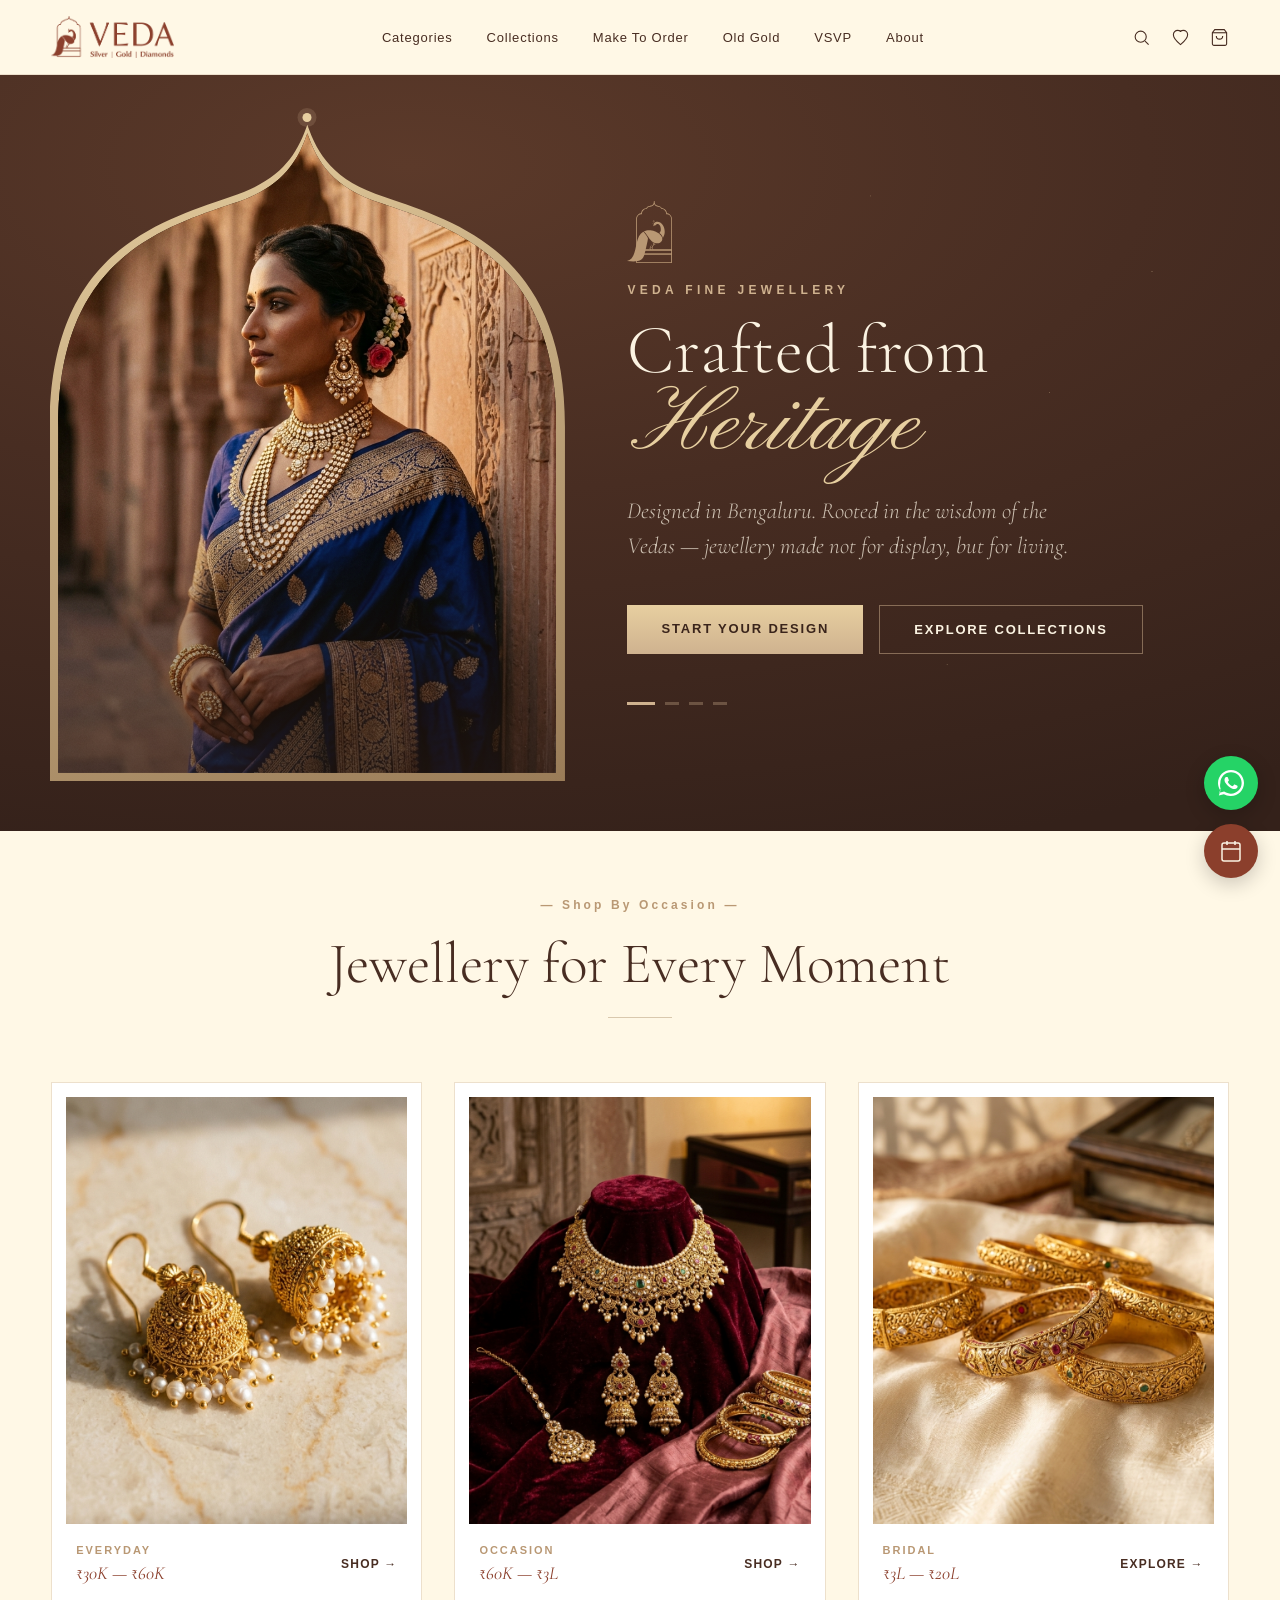
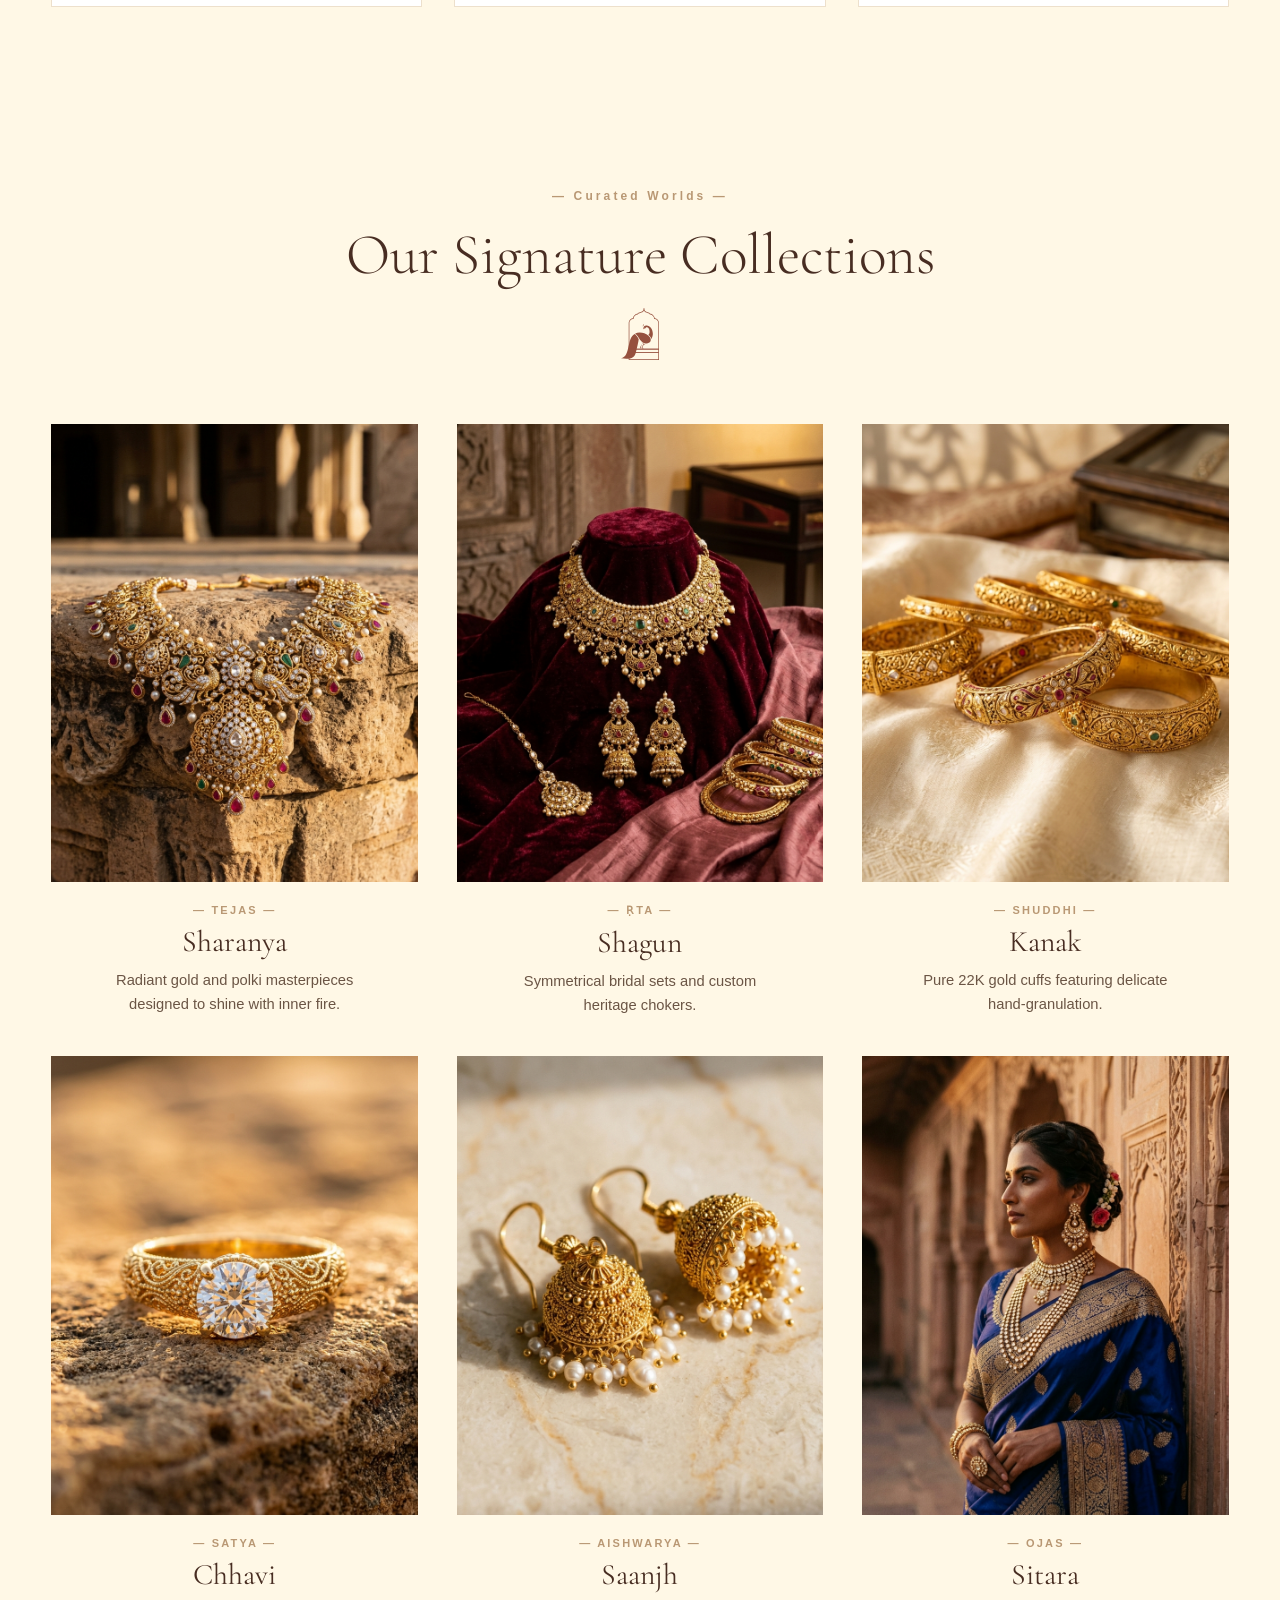
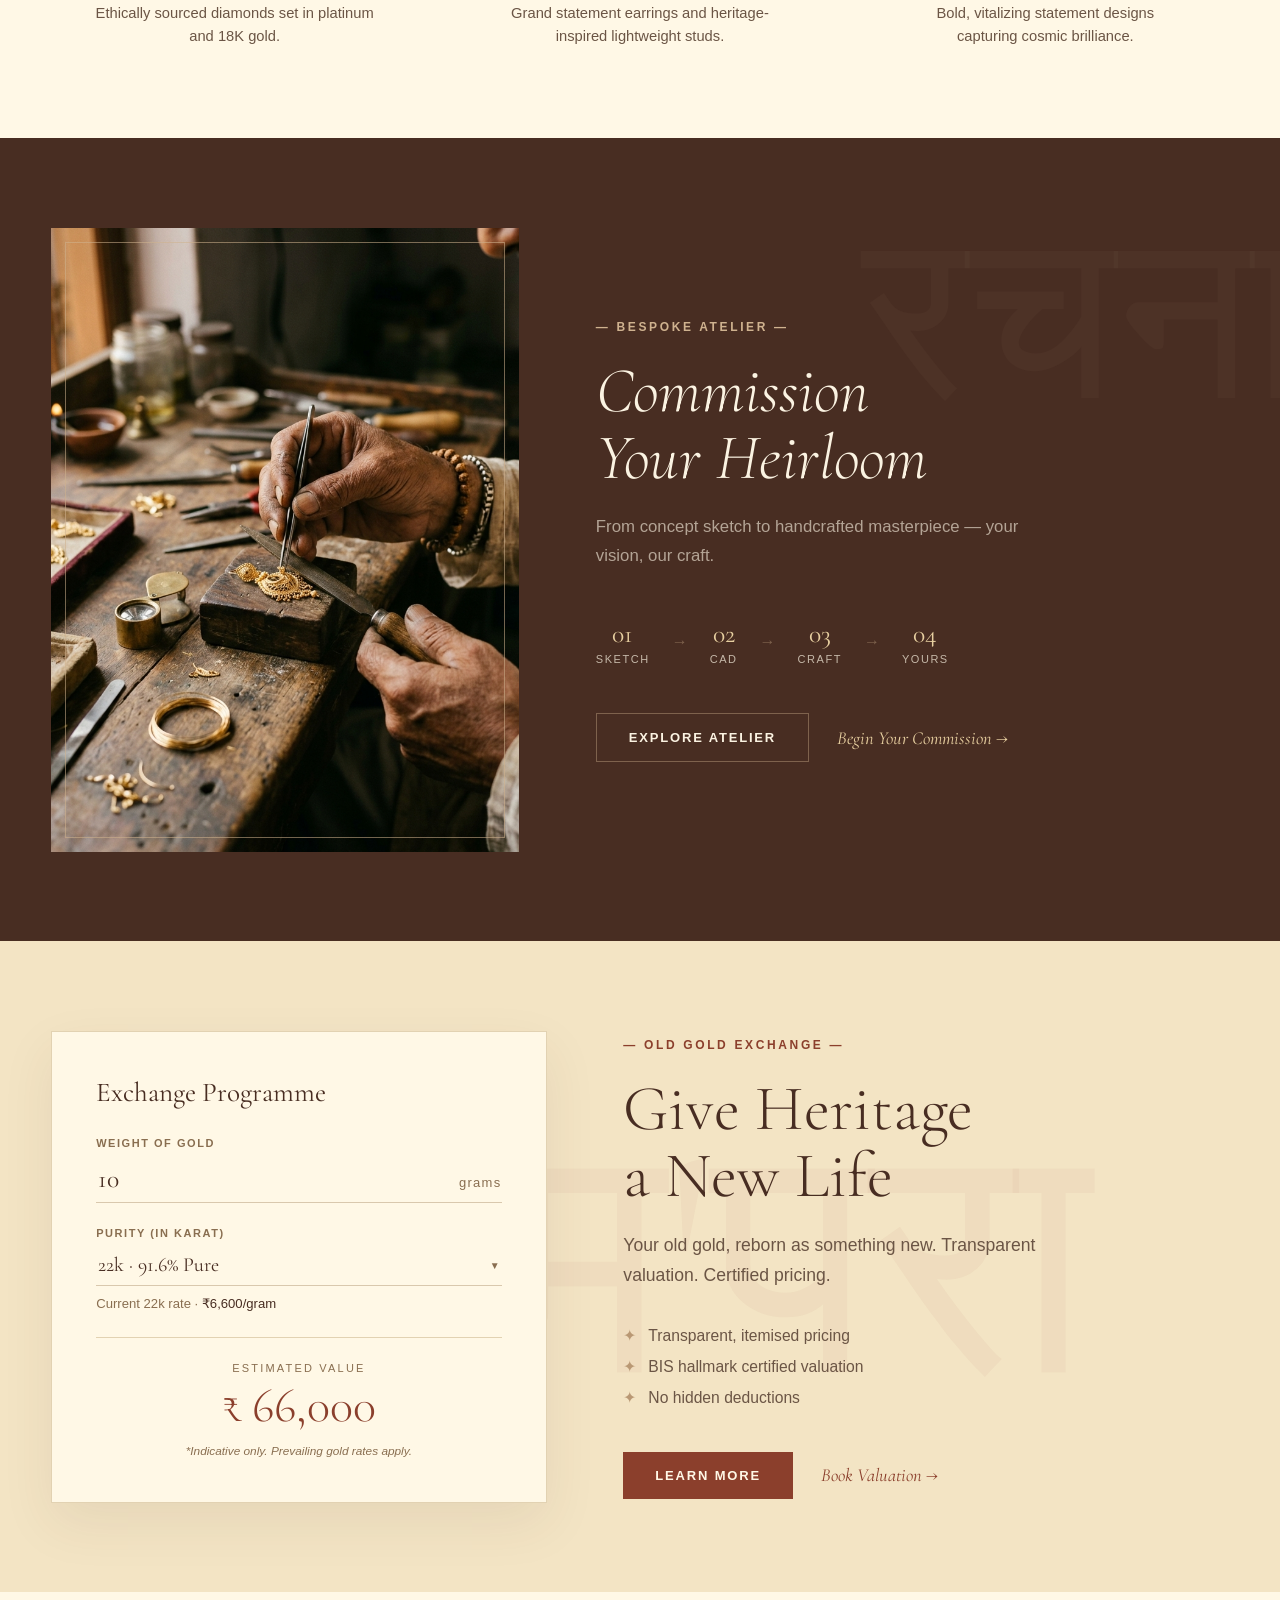
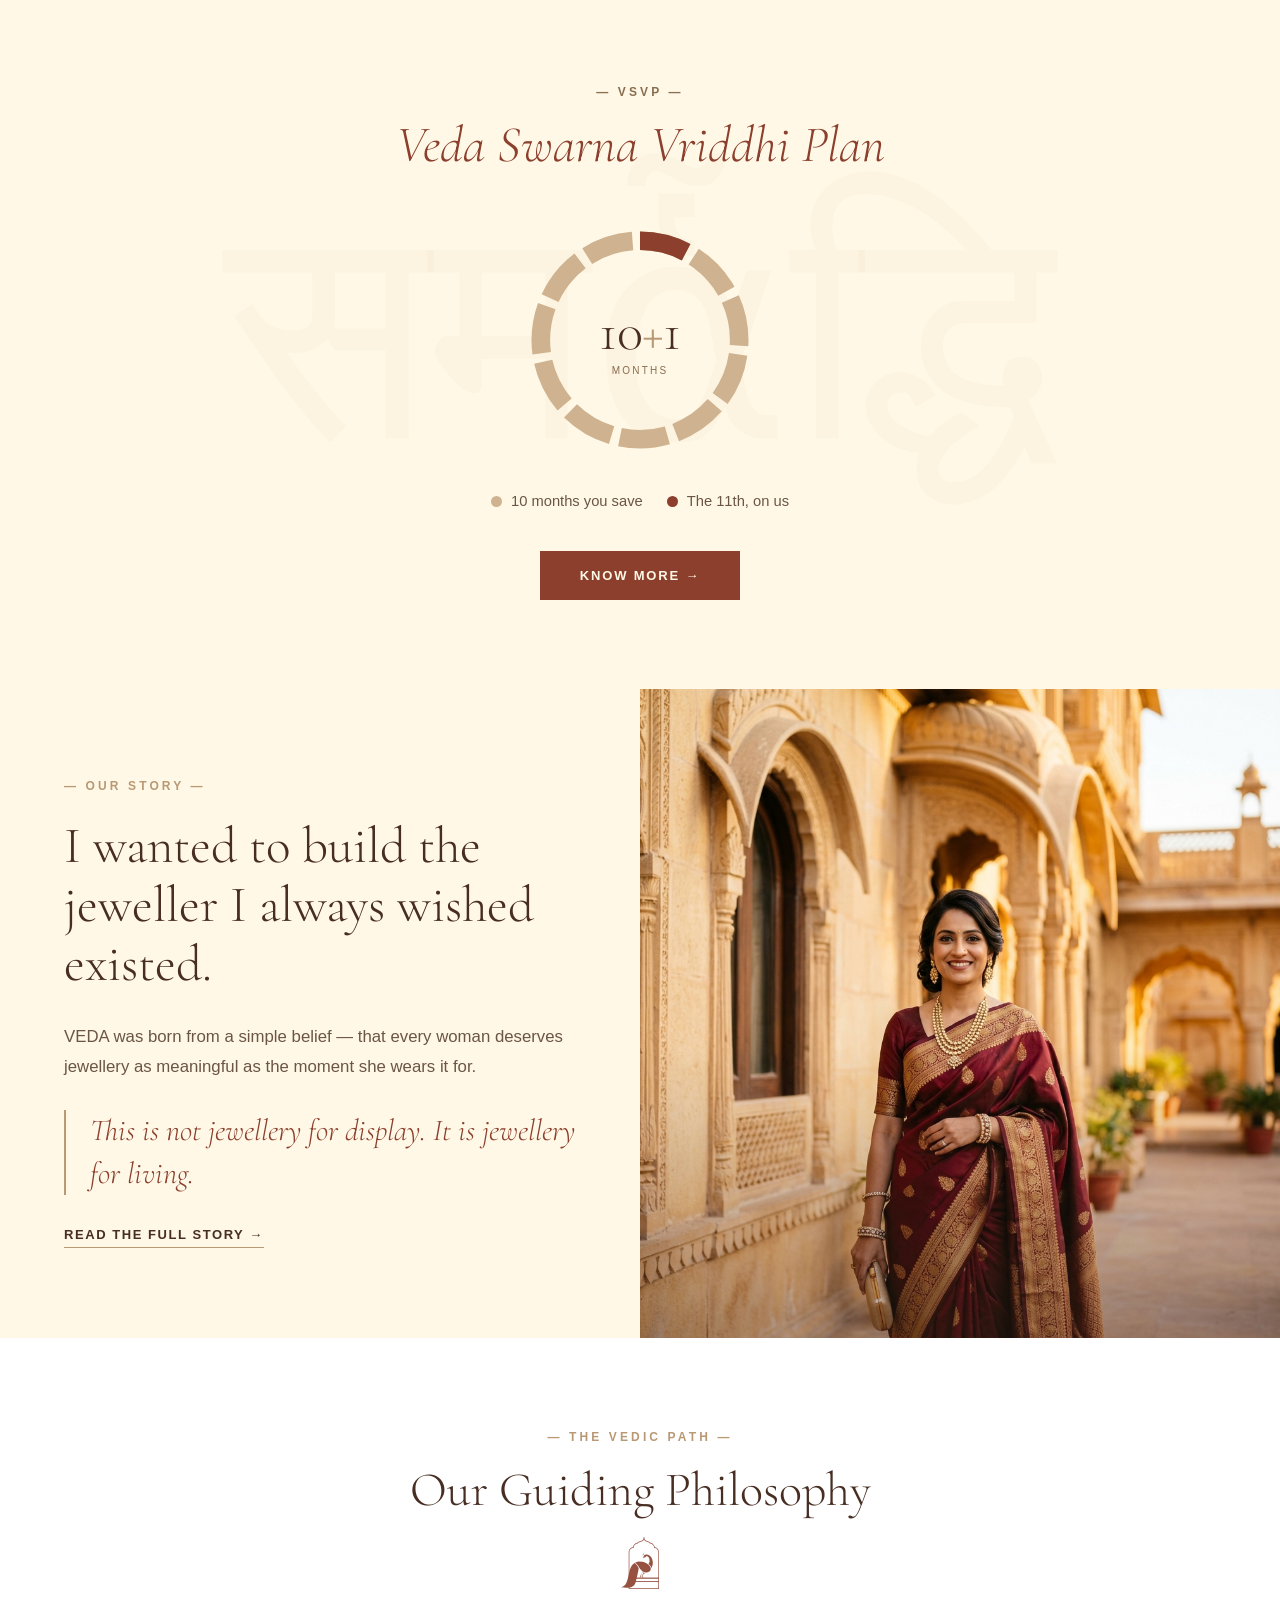
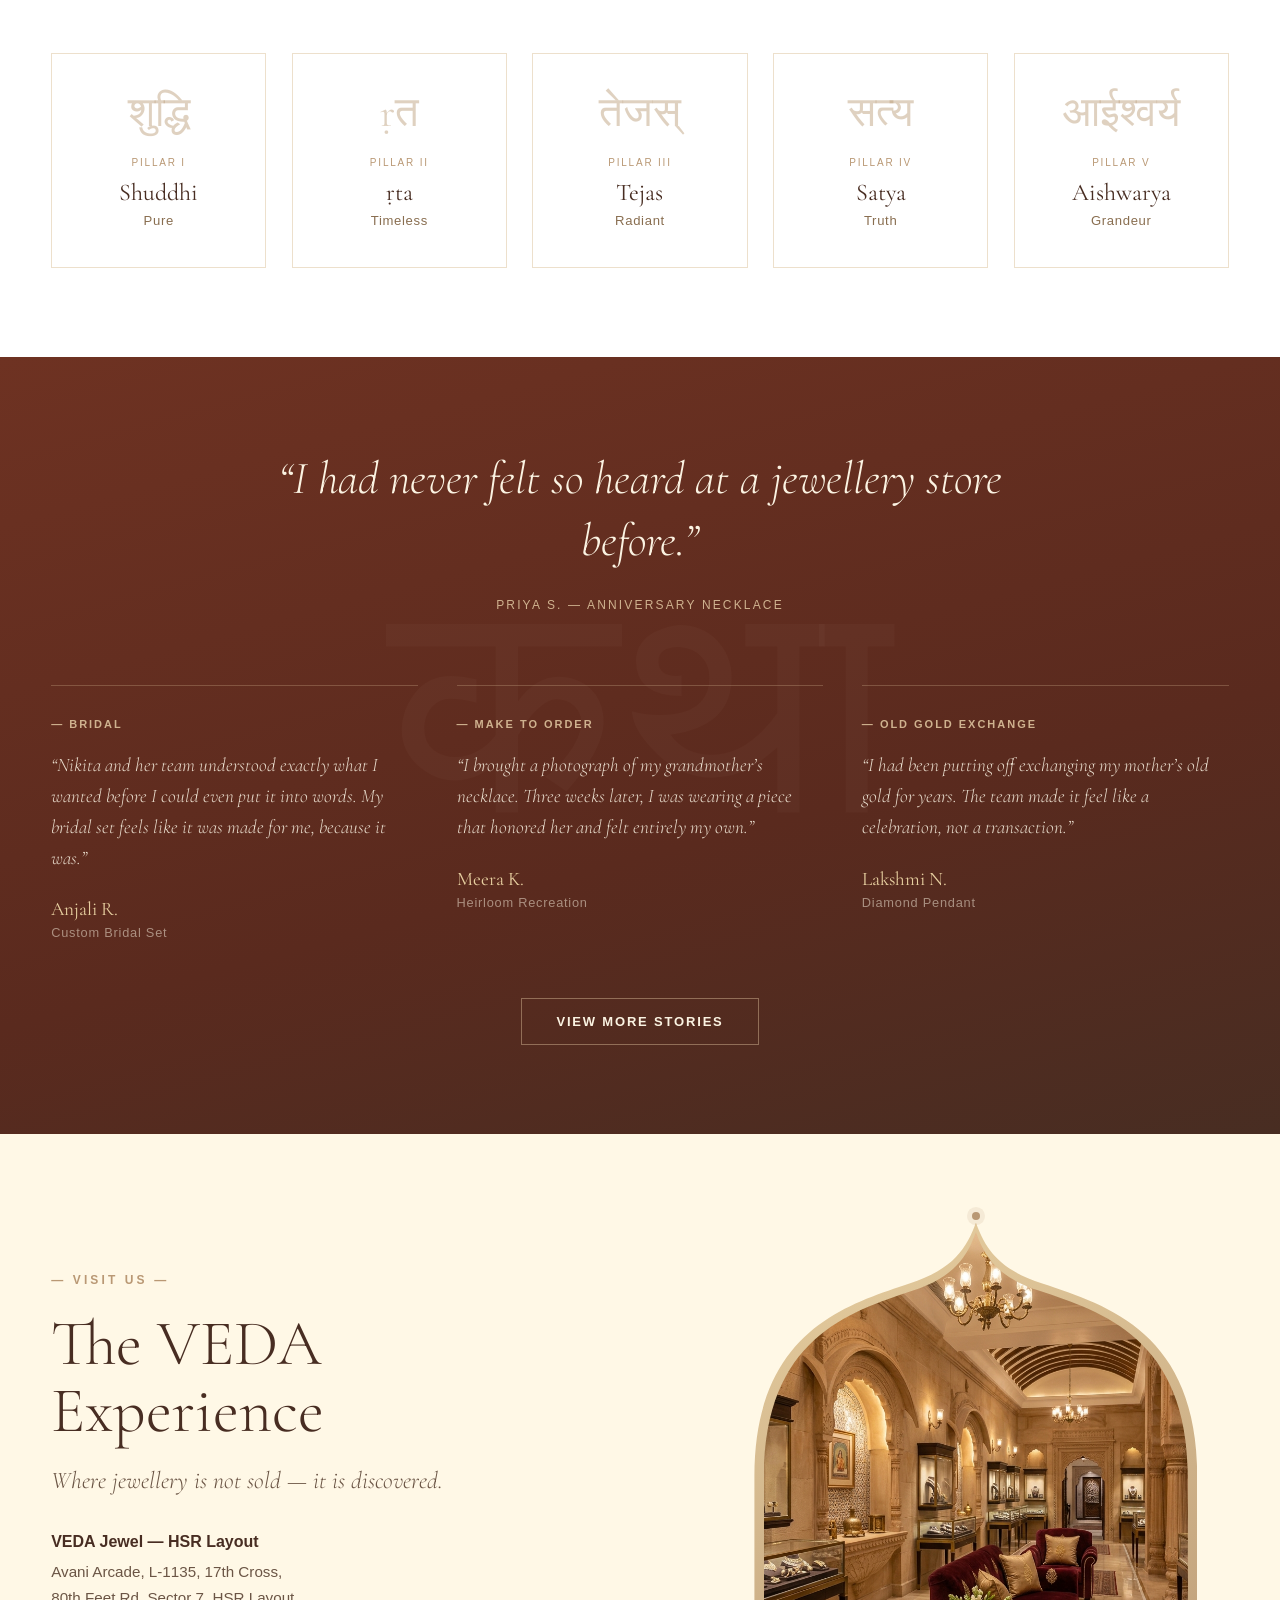
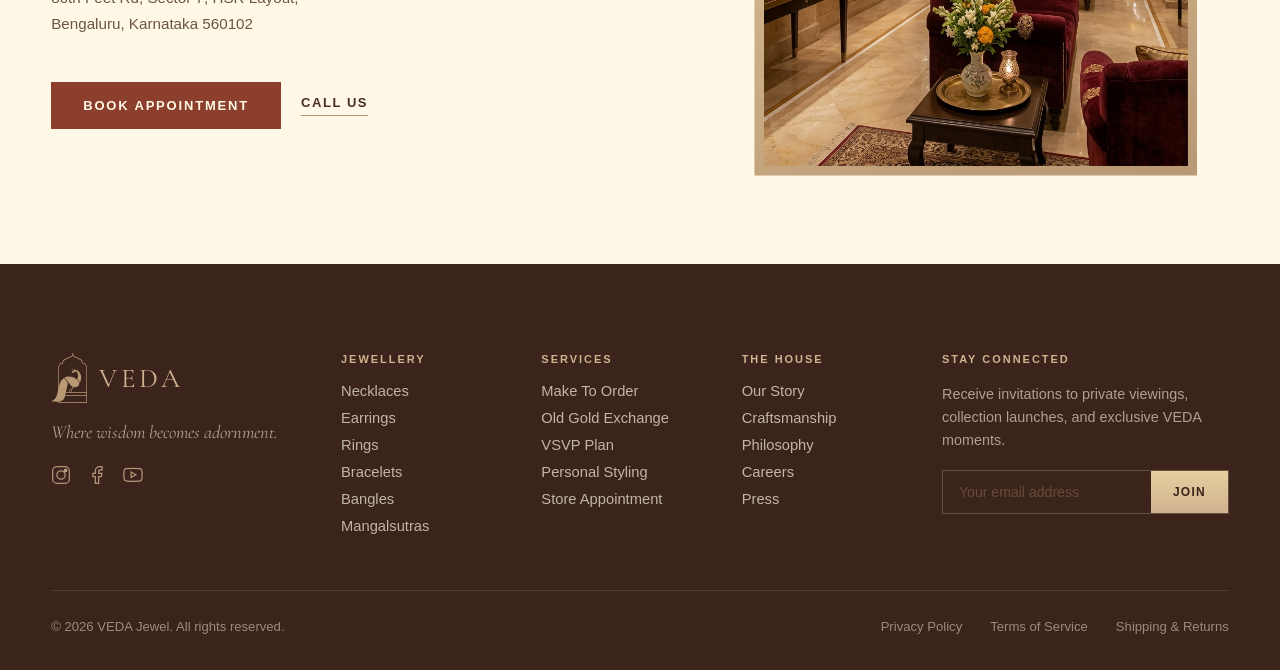
<file: index.html>
<!DOCTYPE html>
<html lang="en">
<head>
<meta charset="utf-8">
<meta name="viewport" content="width=device-width, initial-scale=1">
<title>VEDA Jewel — Fine Indian Jewellery, Bengaluru</title>
<meta name="description" content="VEDA Fine Jewellery — Crafted from Heritage. Designed in Bengaluru. Rooted in the wisdom of the Vedas. Make to Order, Old Gold Exchange, VSVP Plan.">
<link rel="icon" href="assets/icons/favicon.svg" type="image/svg+xml">
<link rel="preconnect" href="https://fonts.googleapis.com">
<link href="https://fonts.googleapis.com/css2?family=Cormorant+Garamond:ital,wght@0,300;0,400;0,500;0,600;1,300;1,400;1,500;1,600&family=Pinyon+Script&display=swap" rel="stylesheet">
<link href="https://api.fontshare.com/v2/css?f[]=switzer@300,400,500,600,700&display=swap" rel="stylesheet">
<style>
  *{box-sizing:border-box;}
  body{margin:0; background:#FFF8E6; overflow-x:hidden;}
  a{color:inherit; text-decoration:none;}
  .vser{font-family:'Cormorant Garamond',Georgia,serif;}
  .vscript{font-family:'Pinyon Script',cursive;}
  .vsan{font-family:'Switzer',-apple-system,BlinkMacSystemFont,sans-serif;}
  .vlink{position:relative; transition:color .3s ease;}
  .vlink:hover{color:#8B3F2C;}
  .vcard-img{transition:transform 1.4s cubic-bezier(.16,1,.3,1);}
  .vcard:hover .vcard-img{transform:scale(1.05);}
  .vbtn-fill{transition:background .35s ease, transform .35s ease, box-shadow .35s ease;}
  .vbtn-fill:hover{background:#6E3222 !important; transform:translateY(-1px); box-shadow:0 6px 22px rgba(110,50,34,.28);}
  .vbtn-line{transition:background .35s ease, color .35s ease;}
  .vbtn-line:hover{background:rgba(185,152,116,0.18) !important;}
  .vbtn-gold{transition:filter .35s ease, transform .35s ease;}
  .vbtn-gold:hover{filter:brightness(1.06); transform:translateY(-1px);}
  .vwhisper{position:relative; transition:opacity .3s ease;}
  .vwhisper:hover{opacity:.6;}
  .vsticky{transition:transform .3s ease, box-shadow .3s ease;}
  .vsticky:hover{transform:scale(1.06);}
  input::placeholder{color:rgba(137,110,80,.55);}
  .v-nav-burger{display:none;}
  [data-reveal]{opacity:0; transform:translateY(28px); transition:opacity .7s ease, transform .7s ease;}
  [data-reveal].revealed{opacity:1; transform:translateY(0);}
  @media (min-width:981px){ .v-mobile-menu{display:none !important;} }
  @media (max-width:980px){
    .v-nav-links{display:none !important;}
    .v-nav-burger{display:flex !important;}
    .v-grid-split{grid-template-columns:1fr !important;}
    .v-grid-5{grid-template-columns:repeat(3,1fr) !important;}
    .v-footer-grid{grid-template-columns:1fr 1fr 1fr !important;}
    .v-footer-brand{grid-column:1 / -1 !important;}
    .v-footer-news{grid-column:1 / -1 !important;}
  }
  @media (max-width:680px){
    .v-hero-grid{grid-template-columns:1fr !important;}
    .v-grid-3{grid-template-columns:1fr !important;}
    .v-og-copy{order:-1 !important; margin-bottom:28px;}
    .v-grid-occ{grid-template-columns:1fr 1fr !important; gap:12px !important;}
    .v-occ{padding:8px 8px 14px !important;}
    .v-occ .v-occ-body{padding:0 6px !important;}
    .v-occ .v-occ-img{aspect-ratio:1/1 !important; margin-bottom:12px !important;}
    .v-occ .v-occ-eyebrow{color:#482D22 !important;}
    .v-occ-last{grid-column:1 / -1 !important; display:flex !important; align-items:center; gap:16px;}
    .v-occ-last .v-occ-img{width:40%; flex-shrink:0; aspect-ratio:1/1 !important; margin-bottom:0 !important;}
    .v-occ-last .v-occ-body{flex:1;}
    .v-grid-collections{display:flex !important; grid-template-columns:none !important; overflow-x:auto; scroll-snap-type:x mandatory; -webkit-overflow-scrolling:touch; margin:0 -18px; padding:4px 18px 14px; scrollbar-width:none;}
    .v-grid-collections::-webkit-scrollbar{display:none;}
    .v-grid-collections > .vcard{flex:0 0 62% !important; scroll-snap-align:start;}
    .v-grid-5{display:flex !important; grid-template-columns:none !important; overflow-x:auto; scroll-snap-type:x mandatory; -webkit-overflow-scrolling:touch; margin:0 -18px; padding:4px 18px 12px; scrollbar-width:none;}
    .v-grid-5::-webkit-scrollbar{display:none;}
    .v-grid-5 > *{flex:0 0 38% !important; scroll-snap-align:start;}
    .v-footer-grid{grid-template-columns:1fr 1fr !important;}
    .v-vsvp-cta{text-align:left !important; margin-top:22px;}
    .v-mto-watermark{font-size:130px !important;}
    .v-grid-collections{gap:14px !important;}
    .v-grid-3{gap:26px !important;}
    .v-grid-5{gap:12px !important;}
    .v-founder-img{min-height:340px !important;}
    .v-hero-bleed{display:block !important;}
    .v-hero-img{display:none !important;}
    .v-hero-grid{display:flex !important; flex-direction:column !important; justify-content:flex-end !important; min-height:86vh !important; padding:0 !important; z-index:2;}
    .v-hero-copy{text-align:left !important; width:100% !important; padding:0 clamp(1.5rem,6vw,2rem) clamp(2.4rem,8vw,3.2rem) !important;}
    .v-hero-peacock{height:46px !important; margin-bottom:14px !important;}
    .v-hero-cta{gap:12px !important; margin-top:26px !important;}
    .v-hero-dots{display:none !important;}
    .v-h1{font-size:2.9rem !important;}
    .v-lead{font-size:1.05rem !important; margin-top:16px !important; color:rgba(251,243,226,0.82) !important; max-width:none !important;}
    .v-card-body{margin-bottom:14px !important;}
  }
</style>
</head>
<body class="vsan" style="background:#FFF8E6; color:#482D22;">

<svg width="0" height="0" style="position:absolute" aria-hidden="true"><defs>
  <clipPath id="veda-ogee" clipPathUnits="objectBoundingBox"><path d="M0,1 L0,0.46 C0,0.2 0.2,0.15 0.35,0.11 C0.45,0.085 0.48,0.045 0.5,0 C0.52,0.045 0.55,0.085 0.65,0.11 C0.8,0.15 1,0.2 1,0.46 L1,1 Z"></path></clipPath>
  <clipPath id="veda-archtop" clipPathUnits="objectBoundingBox"><path d="M0,1 L0,0.4 C0,0.16 0.28,0.04 0.5,0 C0.72,0.04 1,0.16 1,0.4 L1,1 Z"></path></clipPath>
</defs></svg>

<!-- NAV -->
<nav style="position:sticky; top:0; z-index:100; background:rgba(255,248,230,0.82); backdrop-filter:blur(14px); -webkit-backdrop-filter:blur(14px); border-bottom:1px solid #EDE0CC;">
  <div style="max-width:1480px; margin:0 auto; padding:0 clamp(1.25rem,4vw,3.5rem); height:74px; display:flex; align-items:center; justify-content:space-between;">
    <a href="#" style="display:flex; align-items:center;"><img src="assets/icons/logo-full.png" alt="VEDA Jewel" style="height:42px; width:auto; display:block;"></a>
    <div class="v-nav-links" style="display:flex; align-items:center; gap:34px; font-size:13px; letter-spacing:0.06em; color:#482D22;">
      <a href="#collections" class="vlink">Categories</a>
      <a href="#collections" class="vlink">Collections</a>
      <a href="make-to-order.html" class="vlink">Make To Order</a>
      <a href="old-gold-exchange.html" class="vlink">Old Gold</a>
      <a href="#vsvp" class="vlink">VSVP</a>
      <a href="#founder" class="vlink">About</a>
    </div>
    <div style="display:flex; align-items:center; gap:20px; color:#482D22;">
      <svg viewBox="0 0 24 24" width="19" height="19" fill="none" stroke="currentColor" stroke-width="1.4"><circle cx="11" cy="11" r="7"/><path d="M16.5 16.5L21 21"/></svg>
      <svg viewBox="0 0 24 24" width="19" height="19" fill="none" stroke="currentColor" stroke-width="1.4"><path d="M12 21C12 21 3 13.5 3 8.5C3 5.42 5.42 3 8.5 3C10.24 3 11.91 3.81 12 5C12.09 3.81 13.76 3 15.5 3C18.58 3 21 5.42 21 8.5C21 13.5 12 21 12 21Z"/></svg>
      <svg viewBox="0 0 24 24" width="19" height="19" fill="none" stroke="currentColor" stroke-width="1.4"><path d="M6 2L3 6V20C3 20.5 3.2 21 3.6 21.4C3.96 21.8 4.47 22 5 22H19C19.5 22 20 21.8 20.4 21.4C20.8 21 21 20.5 21 20V6L18 2H6Z"/><path d="M3 6H21"/><path d="M16 10C16 12.2 14.2 14 12 14C9.8 14 8 12.2 8 10"/></svg>
      <button class="v-nav-burger" id="nav-burger" onclick="toggleMenu()" aria-label="Menu" style="display:none; align-items:center; justify-content:center; width:40px; height:40px; background:none; border:none; cursor:pointer; color:#482D22; padding:0; margin-left:-4px;">
        <svg viewBox="0 0 24 24" width="23" height="23" fill="none" stroke="currentColor" stroke-width="1.5"><path d="M3 6h18M3 12h18M3 18h18"/></svg>
      </button>
    </div>
  </div>
  <div class="v-mobile-menu" id="v-mobile-menu" style="display:none; flex-direction:column; padding:6px clamp(1.25rem,4vw,3.5rem) 22px; border-top:1px solid #EDE0CC; background:rgba(255,248,230,0.98);">
    <a href="#collections" onclick="closeMenu()" class="vsan" style="padding:15px 2px; font-size:15px; letter-spacing:0.05em; color:#482D22; border-bottom:1px solid #EDE0CC;">Categories</a>
    <a href="#collections" onclick="closeMenu()" class="vsan" style="padding:15px 2px; font-size:15px; letter-spacing:0.05em; color:#482D22; border-bottom:1px solid #EDE0CC;">Collections</a>
    <a href="make-to-order.html" onclick="closeMenu()" class="vsan" style="padding:15px 2px; font-size:15px; letter-spacing:0.05em; color:#482D22; border-bottom:1px solid #EDE0CC;">Make To Order</a>
    <a href="old-gold-exchange.html" onclick="closeMenu()" class="vsan" style="padding:15px 2px; font-size:15px; letter-spacing:0.05em; color:#482D22; border-bottom:1px solid #EDE0CC;">Old Gold</a>
    <a href="#vsvp" onclick="closeMenu()" class="vsan" style="padding:15px 2px; font-size:15px; letter-spacing:0.05em; color:#482D22; border-bottom:1px solid #EDE0CC;">VSVP</a>
    <a href="#founder" onclick="closeMenu()" class="vsan" style="padding:15px 2px; font-size:15px; letter-spacing:0.05em; color:#482D22;">About</a>
  </div>
</nav>

<!-- HERO -->
<section style="position:relative; overflow:hidden; background:#34211A;">
  <div style="position:absolute; inset:0; background:radial-gradient(125% 95% at 32% 12%, #5C3A2A 0%, #482D22 46%, #34211A 100%);"></div>
  <div style="position:absolute; inset:0; pointer-events:none; opacity:0.6; background-image:radial-gradient(1.6px 1.6px at 14% 20%, rgba(231,207,160,0.95), transparent 60%),radial-gradient(1.2px 1.2px at 68% 16%, rgba(231,207,160,0.7), transparent 60%),radial-gradient(1px 1px at 82% 42%, rgba(231,207,160,0.6), transparent 60%),radial-gradient(1.4px 1.4px at 90% 26%, rgba(231,207,160,0.8), transparent 60%),radial-gradient(1px 1px at 56% 62%, rgba(231,207,160,0.5), transparent 60%),radial-gradient(1.3px 1.3px at 24% 74%, rgba(231,207,160,0.6), transparent 60%),radial-gradient(1px 1px at 40% 34%, rgba(231,207,160,0.45), transparent 60%),radial-gradient(1.5px 1.5px at 74% 78%, rgba(231,207,160,0.55), transparent 60%);"></div>
  <div class="v-hero-bleed" style="display:none; position:absolute; inset:0; z-index:0;">
    <img src="assets/images/editorial-model.png" alt="VEDA editorial portrait" style="width:100%; height:100%; object-fit:cover; object-position:54% 34%;">
    <div style="position:absolute; inset:0; background:linear-gradient(to top, rgba(40,25,18,0.95) 4%, rgba(46,29,21,0.6) 40%, rgba(52,33,26,0.32) 100%);"></div>
  </div>
  <div class="v-hero-grid" style="position:relative; max-width:1400px; margin:0 auto; display:grid; grid-template-columns:0.92fr 1.08fr; gap:clamp(2rem,5vw,5.5rem); align-items:center; padding:clamp(2.5rem,4vw,4rem) clamp(1.5rem,4vw,4rem); min-height:clamp(560px,84vh,880px);">
    <div class="v-hero-img" style="position:relative; align-self:stretch; min-height:clamp(360px,68vh,740px);">
      <div style="position:absolute; inset:0;">
        <div style="position:absolute; inset:-1.5px; background:linear-gradient(160deg,#E7Cfa0,#9a7c58); clip-path:url(#veda-ogee);"></div>
        <div style="position:absolute; inset:7px; clip-path:url(#veda-ogee); overflow:hidden; background:#2c1b14;">
          <img src="assets/images/editorial-model.png" alt="VEDA editorial portrait" style="width:100%; height:100%; object-fit:cover; object-position:58% 16%;">
          <div style="position:absolute; inset:0; background:linear-gradient(to top, rgba(44,27,20,0.62), transparent 46%);"></div>
        </div>
        <div style="position:absolute; top:-13px; left:50%; transform:translateX(-50%); width:9px; height:9px; border-radius:50%; background:#E7Cfa0; box-shadow:0 0 0 5px rgba(207,178,143,0.18);"></div>
      </div>
    </div>
    <div class="v-hero-copy" style="text-align:left;">
      <img src="assets/icons/peacock-gold.svg" alt="" class="v-hero-peacock" style="display:block; height:62px; width:auto; margin-bottom:20px;">
      <div class="vsan" style="font-size:12px; font-weight:600; letter-spacing:0.36em; text-transform:uppercase; color:#CFB28F; margin-bottom:18px;">VEDA Fine Jewellery</div>
      <h1 class="vser v-h1" style="margin:0; font-weight:300; line-height:1.02; color:#FBF3E2; font-size:clamp(3rem,5.4vw,5rem); letter-spacing:0.01em;">Crafted from <span class="vscript" style="display:inline-block; font-size:1.32em; line-height:0.9; color:#E7Cfa0; padding:0 0.04em;">Heritage</span></h1>
      <p class="vser v-lead" style="margin:26px 0 0; font-style:italic; font-size:clamp(1.2rem,1.8vw,1.55rem); font-weight:300; color:rgba(251,243,226,0.74); max-width:470px; line-height:1.5;">Designed in Bengaluru. Rooted in the wisdom of the Vedas &mdash; jewellery made not for display, but for living.</p>
      <div class="v-hero-cta" style="display:flex; gap:16px; margin-top:clamp(2rem,3.5vw,2.6rem); flex-wrap:wrap;">
        <a href="#make-to-order" class="vbtn-gold vsan" style="font-size:13px; font-weight:600; letter-spacing:0.14em; text-transform:uppercase; color:#3A241B; background:linear-gradient(#E7Cfa0,#CFB28F); padding:16px 34px;">Start Your Design</a>
        <a href="#collections" class="vbtn-line vsan" style="font-size:13px; font-weight:600; letter-spacing:0.14em; text-transform:uppercase; color:#FBF3E2; border:1px solid rgba(207,178,143,0.5); padding:16px 34px;">Explore Collections</a>
      </div>
      <div class="v-hero-dots" style="display:flex; align-items:center; gap:10px; margin-top:clamp(2.2rem,4vw,3rem);">
        <span style="width:28px; height:3px; background:#CFB28F;"></span>
        <span style="width:14px; height:3px; background:rgba(207,178,143,0.32);"></span>
        <span style="width:14px; height:3px; background:rgba(207,178,143,0.32);"></span>
        <span style="width:14px; height:3px; background:rgba(207,178,143,0.32);"></span>
      </div>
    </div>
  </div>
</section>

<!-- SHOP BY OCCASION -->
<section style="padding:clamp(28px,5vw,72px) 0 clamp(34px,7vw,120px); background:#FFF8E6;">
  <div style="max-width:1400px; margin:0 auto; padding:0 clamp(1.5rem,4vw,4rem);">
    <div data-reveal style="text-align:center; max-width:640px; margin:0 auto clamp(28px,5vw,64px);">
      <span class="vsan" style="font-size:12px; font-weight:600; letter-spacing:0.26em; color:#B99874;">&#8212; Shop By Occasion &#8212;</span>
      <h2 class="vser" style="margin:16px 0 18px; font-size:clamp(2.4rem,4.5vw,3.6rem); font-weight:300; color:#482D22;">Jewellery for Every Moment</h2>
      <div style="width:64px; height:1px; background:#D9C8AD; margin:0 auto;"></div>
    </div>
    <div data-reveal class="v-grid-occ" style="display:grid; grid-template-columns:repeat(3,1fr); gap:clamp(24px,2.5vw,40px);">

      <a href="#" class="vcard v-occ" style="display:block; background:#fff; border:1px solid #EDE0CC; padding:14px 14px 22px;">
        <div class="v-occ-img" style="position:relative; aspect-ratio:4/5; overflow:hidden; margin-bottom:20px;"><img class="vcard-img" src="assets/images/gold-earrings.png" alt="Everyday" style="width:100%; height:100%; object-fit:cover;"></div>
        <div class="v-occ-body" style="padding:0 10px; display:flex; align-items:center; justify-content:space-between; gap:12px;">
          <div>
            <span class="vsan v-occ-eyebrow" style="display:block; font-size:11px; font-weight:600; letter-spacing:0.18em; text-transform:uppercase; color:#B99874; margin-bottom:6px;">Everyday</span>
            <span class="vser" style="font-style:italic; font-size:1.15rem; color:#8B3F2C;">&#8377;30K &mdash; &#8377;60K</span>
          </div>
          <span class="vsan" style="font-size:12px; font-weight:600; letter-spacing:0.1em; text-transform:uppercase; color:#482D22; white-space:nowrap;">Shop &rarr;</span>
        </div>
      </a>

      <a href="#" class="vcard v-occ" style="display:block; background:#fff; border:1px solid #EDE0CC; padding:14px 14px 22px;">
        <div class="v-occ-img" style="position:relative; aspect-ratio:4/5; overflow:hidden; margin-bottom:20px;"><img class="vcard-img" src="assets/images/bridal-set.png" alt="Occasion" style="width:100%; height:100%; object-fit:cover;"></div>
        <div class="v-occ-body" style="padding:0 10px; display:flex; align-items:center; justify-content:space-between; gap:12px;">
          <div>
            <span class="vsan v-occ-eyebrow" style="display:block; font-size:11px; font-weight:600; letter-spacing:0.18em; text-transform:uppercase; color:#B99874; margin-bottom:6px;">Occasion</span>
            <span class="vser" style="font-style:italic; font-size:1.15rem; color:#8B3F2C;">&#8377;60K &mdash; &#8377;3L</span>
          </div>
          <span class="vsan" style="font-size:12px; font-weight:600; letter-spacing:0.1em; text-transform:uppercase; color:#482D22; white-space:nowrap;">Shop &rarr;</span>
        </div>
      </a>

      <a href="#" class="vcard v-occ v-occ-last" style="display:block; background:#fff; border:1px solid #EDE0CC; padding:14px 14px 22px;">
        <div class="v-occ-img" style="position:relative; aspect-ratio:4/5; overflow:hidden; margin-bottom:20px;"><img class="vcard-img" src="assets/images/gold-bangles.png" alt="Bridal" style="width:100%; height:100%; object-fit:cover;"></div>
        <div class="v-occ-body" style="padding:0 10px; display:flex; align-items:center; justify-content:space-between; gap:12px;">
          <div>
            <span class="vsan v-occ-eyebrow" style="display:block; font-size:11px; font-weight:600; letter-spacing:0.18em; text-transform:uppercase; color:#B99874; margin-bottom:6px;">Bridal</span>
            <span class="vser" style="font-style:italic; font-size:1.15rem; color:#8B3F2C;">&#8377;3L &mdash; &#8377;20L</span>
          </div>
          <span class="vsan" style="font-size:12px; font-weight:600; letter-spacing:0.1em; text-transform:uppercase; color:#482D22; white-space:nowrap;">Explore &rarr;</span>
        </div>
      </a>

    </div>
  </div>
</section>

<!-- SIGNATURE COLLECTIONS -->
<section id="collections" style="padding:clamp(34px,7vw,120px) 0 clamp(34px,7vw,120px); background:#FFF8E6;">
  <div style="max-width:1400px; margin:0 auto; padding:0 clamp(1.5rem,4vw,4rem);">
    <div data-reveal style="text-align:center; max-width:640px; margin:0 auto clamp(28px,5vw,72px);">
      <span class="vsan" style="font-size:12px; font-weight:600; letter-spacing:0.26em; color:#B99874;">&#8212; Curated Worlds &#8212;</span>
      <h2 class="vser" style="margin:16px 0 18px; font-size:clamp(2.4rem,4.5vw,3.6rem); font-weight:300; color:#482D22;">Our Signature Collections</h2>
      <div style="display:flex; justify-content:center;"><img src="assets/icons/peacock-maroon.svg" alt="" style="height:52px; width:auto; opacity:0.9;"></div>
    </div>

    <div data-reveal class="v-grid-3 v-grid-collections" style="display:grid; grid-template-columns:repeat(3,1fr); gap:clamp(28px,3vw,52px);">

      <a href="#" class="vcard" style="display:block; text-align:center;">
        <div style="position:relative; aspect-ratio:4/5; margin-bottom:22px;">
          <div style="position:absolute; inset:0; overflow:hidden;"><img class="vcard-img" src="assets/images/hero-necklace.png" alt="Sharanya" style="width:100%; height:100%; object-fit:cover;"></div>
        </div>
        <span class="vsan" style="display:block; font-size:11px; font-weight:600; letter-spacing:0.2em; text-transform:uppercase; color:#B99874; margin-bottom:8px;">&#8212; Tejas &#8212;</span>
        <h3 class="vser" style="font-size:1.85rem; font-weight:400; color:#482D22; margin:0 0 10px;">Sharanya</h3>
        <p class="vsan" style="font-size:0.92rem; line-height:1.6; color:#6B5545; max-width:280px; margin:0 auto;">Radiant gold and polki masterpieces designed to shine with inner fire.</p>
      </a>

      <a href="#" class="vcard" style="display:block; text-align:center;">
        <div style="position:relative; aspect-ratio:4/5; margin-bottom:22px;">
          <div style="position:absolute; inset:0; overflow:hidden;"><img class="vcard-img" src="assets/images/bridal-set.png" alt="Shagun" style="width:100%; height:100%; object-fit:cover;"></div>
        </div>
        <span class="vsan" style="display:block; font-size:11px; font-weight:600; letter-spacing:0.2em; text-transform:uppercase; color:#B99874; margin-bottom:8px;">&#8212; &#7771;ta &#8212;</span>
        <h3 class="vser" style="font-size:1.85rem; font-weight:400; color:#482D22; margin:0 0 10px;">Shagun</h3>
        <p class="vsan" style="font-size:0.92rem; line-height:1.6; color:#6B5545; max-width:280px; margin:0 auto;">Symmetrical bridal sets and custom heritage chokers.</p>
      </a>

      <a href="#" class="vcard" style="display:block; text-align:center;">
        <div style="position:relative; aspect-ratio:4/5; margin-bottom:22px;">
          <div style="position:absolute; inset:0; overflow:hidden;"><img class="vcard-img" src="assets/images/gold-bangles.png" alt="Kanak" style="width:100%; height:100%; object-fit:cover;"></div>
        </div>
        <span class="vsan" style="display:block; font-size:11px; font-weight:600; letter-spacing:0.2em; text-transform:uppercase; color:#B99874; margin-bottom:8px;">&#8212; Shuddhi &#8212;</span>
        <h3 class="vser" style="font-size:1.85rem; font-weight:400; color:#482D22; margin:0 0 10px;">Kanak</h3>
        <p class="vsan" style="font-size:0.92rem; line-height:1.6; color:#6B5545; max-width:280px; margin:0 auto;">Pure 22K gold cuffs featuring delicate hand-granulation.</p>
      </a>

      <a href="#" class="vcard" style="display:block; text-align:center;">
        <div style="position:relative; aspect-ratio:4/5; margin-bottom:22px;">
          <div style="position:absolute; inset:0; overflow:hidden;"><img class="vcard-img" src="assets/images/diamond-ring.png" alt="Chhavi" style="width:100%; height:100%; object-fit:cover;"></div>
        </div>
        <span class="vsan" style="display:block; font-size:11px; font-weight:600; letter-spacing:0.2em; text-transform:uppercase; color:#B99874; margin-bottom:8px;">&#8212; Satya &#8212;</span>
        <h3 class="vser" style="font-size:1.85rem; font-weight:400; color:#482D22; margin:0 0 10px;">Chhavi</h3>
        <p class="vsan" style="font-size:0.92rem; line-height:1.6; color:#6B5545; max-width:280px; margin:0 auto;">Ethically sourced diamonds set in platinum and 18K gold.</p>
      </a>

      <a href="#" class="vcard" style="display:block; text-align:center;">
        <div style="position:relative; aspect-ratio:4/5; margin-bottom:22px;">
          <div style="position:absolute; inset:0; overflow:hidden;"><img class="vcard-img" src="assets/images/gold-earrings.png" alt="Saanjh" style="width:100%; height:100%; object-fit:cover;"></div>
        </div>
        <span class="vsan" style="display:block; font-size:11px; font-weight:600; letter-spacing:0.2em; text-transform:uppercase; color:#B99874; margin-bottom:8px;">&#8212; Aishwarya &#8212;</span>
        <h3 class="vser" style="font-size:1.85rem; font-weight:400; color:#482D22; margin:0 0 10px;">Saanjh</h3>
        <p class="vsan" style="font-size:0.92rem; line-height:1.6; color:#6B5545; max-width:280px; margin:0 auto;">Grand statement earrings and heritage-inspired lightweight studs.</p>
      </a>

      <a href="#" class="vcard" style="display:block; text-align:center;">
        <div style="position:relative; aspect-ratio:4/5; margin-bottom:22px;">
          <div style="position:absolute; inset:0; overflow:hidden;"><img class="vcard-img" src="assets/images/editorial-model.png" alt="Sitara" style="width:100%; height:100%; object-fit:cover; object-position:55% 25%;"></div>
        </div>
        <span class="vsan" style="display:block; font-size:11px; font-weight:600; letter-spacing:0.2em; text-transform:uppercase; color:#B99874; margin-bottom:8px;">&#8212; Ojas &#8212;</span>
        <h3 class="vser" style="font-size:1.85rem; font-weight:400; color:#482D22; margin:0 0 10px;">Sitara</h3>
        <p class="vsan" style="font-size:0.92rem; line-height:1.6; color:#6B5545; max-width:280px; margin:0 auto;">Bold, vitalizing statement designs capturing cosmic brilliance.</p>
      </a>

    </div>
  </div>
</section>

<!-- MAKE TO ORDER -->
<section id="make-to-order" style="background:#482D22; position:relative; overflow:hidden;">
  <div class="vser v-mto-watermark" style="position:absolute; right:-2%; top:8%; font-size:240px; line-height:1; color:rgba(207,178,143,0.04); user-select:none; pointer-events:none;">&#2352;&#2330;&#2344;&#2366;</div>
  <div style="max-width:1400px; margin:0 auto; padding:0 clamp(1.5rem,4vw,4rem); position:relative;">
    <div class="v-grid-split" style="display:grid; grid-template-columns:0.85fr 1.15fr; gap:clamp(2.5rem,6vw,6rem); align-items:center; padding:clamp(34px,7vw,110px) 0;">
      <div data-reveal style="position:relative; aspect-ratio:3/4; overflow:hidden;">
        <img src="assets/images/artisan-crafting.png" alt="VEDA master goldsmith at work" style="width:100%; height:100%; object-fit:cover; display:block;">
        <div style="position:absolute; inset:14px; border:1px solid rgba(207,178,143,0.55); pointer-events:none;"></div>
      </div>
      <div data-reveal>
        <span class="vsan" style="font-size:12px; font-weight:600; letter-spacing:0.22em; text-transform:uppercase; color:#CFB28F;">&#8212; Bespoke Atelier &#8212;</span>
        <h2 class="vser" style="margin:22px 0; font-style:italic; font-weight:300; font-size:clamp(2.6rem,5vw,4.4rem); line-height:1.05; color:#FBF3E2;">Commission<br>Your Heirloom</h2>
        <p class="vsan" style="color:rgba(251,243,226,0.6); font-size:1.05rem; line-height:1.7; max-width:440px; margin:0 0 clamp(2rem,4vw,3rem);">From concept sketch to handcrafted masterpiece &mdash; your vision, our craft.</p>
        <div style="display:flex; align-items:center; gap:8px; margin-bottom:clamp(2rem,4vw,3rem); flex-wrap:wrap;">
          <div style="text-align:center;"><div class="vser" style="font-size:1.6rem; color:#E7Cfa0;">01</div><div class="vsan" style="font-size:11px; letter-spacing:0.14em; text-transform:uppercase; color:rgba(251,243,226,0.7); margin-top:4px;">Sketch</div></div>
          <span style="color:rgba(207,178,143,0.4); margin:0 14px;">&rarr;</span>
          <div style="text-align:center;"><div class="vser" style="font-size:1.6rem; color:#E7Cfa0;">02</div><div class="vsan" style="font-size:11px; letter-spacing:0.14em; text-transform:uppercase; color:rgba(251,243,226,0.7); margin-top:4px;">CAD</div></div>
          <span style="color:rgba(207,178,143,0.4); margin:0 14px;">&rarr;</span>
          <div style="text-align:center;"><div class="vser" style="font-size:1.6rem; color:#E7Cfa0;">03</div><div class="vsan" style="font-size:11px; letter-spacing:0.14em; text-transform:uppercase; color:rgba(251,243,226,0.7); margin-top:4px;">Craft</div></div>
          <span style="color:rgba(207,178,143,0.4); margin:0 14px;">&rarr;</span>
          <div style="text-align:center;"><div class="vser" style="font-size:1.6rem; color:#E7Cfa0;">04</div><div class="vsan" style="font-size:11px; letter-spacing:0.14em; text-transform:uppercase; color:rgba(251,243,226,0.7); margin-top:4px;">Yours</div></div>
        </div>
        <div style="display:flex; align-items:center; gap:28px; flex-wrap:wrap;">
          <a href="make-to-order.html" class="vbtn-line vsan" style="font-size:13px; font-weight:600; letter-spacing:0.14em; text-transform:uppercase; color:#FBF3E2; border:1px solid rgba(207,178,143,0.4); padding:16px 32px;">Explore Atelier</a>
          <a href="https://wa.me/919187204025?text=Hi%2C%20I%27d%20like%20to%20commission%20a%20piece" class="vwhisper vser" style="font-style:italic; font-size:1.15rem; color:#E7Cfa0;">Begin Your Commission &rarr;</a>
        </div>
      </div>
    </div>
  </div>
</section>

<!-- OLD GOLD EXCHANGE -->
<section id="old-gold" style="background:#F3E4C4; position:relative; overflow:hidden;">
  <div class="vser" style="position:absolute; left:50%; top:50%; transform:translate(-50%,-50%); font-size:clamp(180px,26vw,400px); line-height:1; color:rgba(139,63,44,0.045); user-select:none; pointer-events:none; white-space:nowrap;">&#2346;&#2352;&#2350;&#039;&#2346;&#2352;&#2366;</div>
  <div style="max-width:1400px; margin:0 auto; padding:clamp(34px,7vw,110px) clamp(1.5rem,4vw,4rem); position:relative;">
    <div class="v-grid-split" style="display:grid; grid-template-columns:0.9fr 1.1fr; gap:clamp(2.5rem,6vw,6rem); align-items:center;">

      <div data-reveal class="v-og-calc" style="background:#FFF8E6; border:1px solid #E2D2B2; padding:clamp(28px,3.5vw,44px); box-shadow:0 20px 50px rgba(72,45,34,0.08);">
        <h3 class="vser" style="font-size:1.7rem; font-weight:400; color:#482D22; margin:0 0 28px;">Exchange Programme</h3>
        <div style="margin-bottom:24px;">
          <label class="vsan" style="display:block; font-size:11px; font-weight:600; letter-spacing:0.14em; text-transform:uppercase; color:#896E50; margin-bottom:6px;">Weight of Gold</label>
          <div style="display:flex; align-items:baseline; border-bottom:1px solid #D9C8AD;">
            <input type="number" id="calc-weight" value="10" oninput="calcUpdate()" class="vser" style="flex:1; border:none; outline:none; background:transparent; padding:8px 2px; font-size:1.6rem; color:#482D22;">
            <span class="vsan" style="font-size:13px; letter-spacing:0.1em; color:#896E50;">grams</span>
          </div>
        </div>
        <div style="margin-bottom:26px;">
          <label class="vsan" style="display:block; font-size:11px; font-weight:600; letter-spacing:0.14em; text-transform:uppercase; color:#896E50; margin-bottom:6px;">Purity (in Karat)</label>
          <div style="position:relative; border-bottom:1px solid #D9C8AD;">
            <select id="calc-karat" onchange="calcUpdate()" class="vser" style="width:100%; border:none; outline:none; background:transparent; padding:8px 2px; font-size:1.25rem; color:#482D22; appearance:none; -webkit-appearance:none; cursor:pointer;">
              <option value="24k">24k &middot; 99.9% Pure</option>
              <option value="22k" selected>22k &middot; 91.6% Pure</option>
              <option value="18k">18k &middot; 75.0% Pure</option>
              <option value="14k">14k &middot; 58.5% Pure</option>
            </select>
            <span style="position:absolute; right:2px; top:50%; transform:translateY(-50%); pointer-events:none; color:#896E50; font-size:10px;">&#9660;</span>
          </div>
          <p class="vsan" style="font-size:0.82rem; color:#896E50; margin:10px 0 0;">Current <span id="calc-rate-label">22k</span> rate &middot; <span id="calc-rate" style="color:#482D22;">&#8377;6,600/gram</span></p>
        </div>
        <div style="border-top:1px solid #E2D2B2; padding-top:24px; text-align:center;">
          <div class="vsan" style="font-size:11px; letter-spacing:0.2em; text-transform:uppercase; color:#896E50; margin-bottom:8px;">estimated value</div>
          <div id="calc-value" class="vser" style="font-size:3rem; font-weight:300; color:#8B3F2C; line-height:1;">&#8377; 66,000</div>
          <p class="vsan" style="font-size:0.74rem; color:#896E50; margin:14px 0 0; font-style:italic;">*Indicative only. Prevailing gold rates apply.</p>
        </div>
      </div>

      <div data-reveal class="v-og-copy">
        <span class="vsan" style="font-size:12px; font-weight:600; letter-spacing:0.22em; text-transform:uppercase; color:#8B3F2C;">&#8212; Old Gold Exchange &#8212;</span>
        <h2 class="vser" style="margin:22px 0; font-size:clamp(2.6rem,5vw,4.2rem); font-weight:300; line-height:1.05; color:#482D22;">Give Heritage<br>a New Life</h2>
        <p class="vsan" style="font-size:1.1rem; line-height:1.7; color:#6B5545; max-width:440px; margin:0 0 clamp(1.6rem,3vw,2.2rem);">Your old gold, reborn as something new. Transparent valuation. Certified pricing.</p>
        <div style="display:flex; flex-direction:column; gap:12px; margin-bottom:clamp(2rem,4vw,2.8rem);">
          <div class="vsan" style="display:flex; align-items:center; gap:12px; font-size:0.98rem; color:#6B5545;"><span style="color:#B99874;">&#10022;</span> Transparent, itemised pricing</div>
          <div class="vsan" style="display:flex; align-items:center; gap:12px; font-size:0.98rem; color:#6B5545;"><span style="color:#B99874;">&#10022;</span> BIS hallmark certified valuation</div>
          <div class="vsan" style="display:flex; align-items:center; gap:12px; font-size:0.98rem; color:#6B5545;"><span style="color:#B99874;">&#10022;</span> No hidden deductions</div>
        </div>
        <div style="display:flex; align-items:center; gap:28px; flex-wrap:wrap;">
          <a href="old-gold-exchange.html" class="vbtn-fill vsan" style="font-size:13px; font-weight:600; letter-spacing:0.14em; text-transform:uppercase; color:#FFF8E6; background:#8B3F2C; padding:16px 32px;">Learn More</a>
          <a href="https://wa.me/919187204025?text=Hi%2C%20I%27d%20like%20to%20know%20more%20about%20the%20Old%20Gold%20Exchange" class="vwhisper vser" style="font-style:italic; font-size:1.15rem; color:#8B3F2C;">Book Valuation &rarr;</a>
        </div>
      </div>

    </div>
  </div>
</section>

<!-- VSVP -->
<section id="vsvp" style="background:#FFF8E6; position:relative; overflow:hidden;">
  <div class="vser" style="position:absolute; left:50%; top:50%; transform:translate(-50%,-50%); font-size:clamp(160px,24vw,360px); line-height:1; color:rgba(185,152,116,0.05); user-select:none; pointer-events:none; white-space:nowrap;">&#2360;&#2350;&#7943;&#2342;&#2381;&#2343;&#2367;</div>
  <div style="max-width:720px; margin:0 auto; padding:clamp(44px,7vw,110px) clamp(1.5rem,4vw,4rem); position:relative; text-align:center;">
    <span class="vsan" style="font-size:12px; font-weight:600; letter-spacing:0.26em; text-transform:uppercase; color:#896E50;">&#8212; VSVP &#8212;</span>
    <h2 class="vser" style="margin:16px 0 0; font-style:italic; font-weight:300; font-size:clamp(2.2rem,4vw,3.2rem); line-height:1.15; color:#8B3F2C;">Veda Swarna Vriddhi Plan</h2>
    <div data-reveal style="display:flex; justify-content:center; margin:clamp(1.8rem,4vw,2.6rem) 0 clamp(1.4rem,3vw,1.8rem);">
      <div style="position:relative; width:clamp(200px,52vw,248px); height:clamp(200px,52vw,248px);">
        <svg viewBox="0 0 200 200" width="100%" height="100%" style="display:block;">
          <g transform="rotate(-90 100 100)" fill="none" stroke-width="15">
            <circle cx="100" cy="100" r="80" stroke="#CFB28F" stroke-dasharray="38.7 7"></circle>
            <circle cx="100" cy="100" r="80" stroke="#8B3F2C" stroke-dasharray="38.7 463.96"></circle>
          </g>
        </svg>
        <div style="position:absolute; inset:0; display:flex; flex-direction:column; align-items:center; justify-content:center;">
          <div class="vser" style="font-size:clamp(2.6rem,7vw,3.4rem); font-weight:300; line-height:1; color:#482D22; letter-spacing:-0.01em;">10<span style="color:#B99874;">+</span>1</div>
          <div class="vsan" style="font-size:10px; letter-spacing:0.22em; text-transform:uppercase; color:#896E50; margin-top:6px;">Months</div>
        </div>
      </div>
    </div>
    <div style="display:flex; align-items:center; justify-content:center; gap:24px; flex-wrap:wrap; margin:0 0 clamp(2rem,4vw,2.6rem);">
      <span class="vsan" style="display:inline-flex; align-items:center; gap:9px; font-size:0.92rem; color:#6B5545;"><span style="width:11px; height:11px; border-radius:50%; background:#CFB28F; display:inline-block;"></span>10 months you save</span>
      <span class="vsan" style="display:inline-flex; align-items:center; gap:9px; font-size:0.92rem; color:#6B5545;"><span style="width:11px; height:11px; border-radius:50%; background:#8B3F2C; display:inline-block;"></span>The 11th, on us</span>
    </div>
    <a href="vsvp.html" class="vbtn-fill vsan" style="display:inline-block; font-size:13px; font-weight:600; letter-spacing:0.14em; text-transform:uppercase; color:#FFF8E6; background:#8B3F2C; padding:17px 40px;">Know More &rarr;</a>
  </div>
</section>

<!-- FOUNDER STORY -->
<section id="founder" style="background:#FFF8E6;">
  <div class="v-grid-split" style="display:grid; grid-template-columns:1fr 1fr;">
    <div data-reveal style="padding:clamp(34px,7vw,110px) clamp(1.5rem,5vw,5rem); display:flex; flex-direction:column; justify-content:center;">
      <span class="vsan" style="font-size:12px; font-weight:600; letter-spacing:0.26em; text-transform:uppercase; color:#B99874;">&#8212; Our Story &#8212;</span>
      <h2 class="vser" style="margin:24px 0 28px; font-size:clamp(2.2rem,4vw,3.4rem); font-weight:300; line-height:1.15; color:#482D22;">I wanted to build the jeweller I always wished existed.</h2>
      <p class="vsan" style="font-size:1.05rem; line-height:1.8; color:#6B5545; margin:0 0 28px;">VEDA was born from a simple belief &mdash; that every woman deserves jewellery as meaningful as the moment she wears it for.</p>
      <div style="border-left:2px solid #B99874; padding-left:24px; margin:0 0 32px;">
        <p class="vser" style="font-style:italic; font-size:clamp(1.4rem,2.5vw,1.9rem); font-weight:300; color:#8B3F2C; line-height:1.4; margin:0;">This is not jewellery for display. It is jewellery for living.</p>
      </div>
      <a href="about.html" class="vwhisper vsan" style="font-size:13px; font-weight:600; letter-spacing:0.12em; text-transform:uppercase; color:#482D22; border-bottom:1px solid #B99874; padding-bottom:5px; width:fit-content;">Read the Full Story &rarr;</a>
    </div>
    <div data-reveal class="v-founder-img" style="position:relative; min-height:520px; background:#482D22; overflow:hidden;">
      <img src="assets/images/founder-portrait.png" alt="VEDA Founder" style="width:100%; height:100%; object-fit:cover; position:absolute; inset:0;">
      <div style="position:absolute; inset:0; background:linear-gradient(to top, rgba(72,45,34,0.35), transparent 45%);"></div>
    </div>
  </div>
</section>

<!-- VEDIC PHILOSOPHY -->
<section style="background:#fff; padding:clamp(34px,7vw,120px) 0;">
  <div style="max-width:1400px; margin:0 auto; padding:0 clamp(1.5rem,4vw,4rem);">
    <div data-reveal style="text-align:center; max-width:640px; margin:0 auto clamp(28px,5vw,68px);">
      <span class="vsan" style="font-size:12px; font-weight:600; letter-spacing:0.26em; text-transform:uppercase; color:#B99874;">&#8212; The Vedic Path &#8212;</span>
      <h2 class="vser" style="margin:16px 0 18px; font-size:clamp(2.2rem,4vw,3rem); font-weight:300; color:#482D22;">Our Guiding Philosophy</h2>
      <div style="display:flex; justify-content:center;"><img src="assets/icons/peacock-maroon.svg" alt="" style="height:52px; width:auto; opacity:0.9;"></div>
    </div>
    <div data-reveal class="v-grid-5" style="display:grid; grid-template-columns:repeat(5,1fr); gap:clamp(16px,2vw,28px);">
      <div style="text-align:center; padding:clamp(24px,3vw,40px) 14px; border:1px solid #EDE0CC;"><div class="vser" style="font-size:2.6rem; color:rgba(185,152,116,0.45); line-height:1; margin-bottom:18px;">&#2358;&#2369;&#2342;&#2381;&#2343;&#2367;</div><span class="vsan" style="font-size:10px; letter-spacing:0.18em; text-transform:uppercase; color:#B99874;">Pillar I</span><h4 class="vser" style="font-size:1.5rem; font-weight:400; color:#482D22; margin:8px 0 6px;">Shuddhi</h4><div class="vsan" style="font-size:0.82rem; letter-spacing:0.05em; color:#896E50;">Pure</div></div>
      <div style="text-align:center; padding:clamp(24px,3vw,40px) 14px; border:1px solid #EDE0CC;"><div class="vser" style="font-size:2.6rem; color:rgba(185,152,116,0.45); line-height:1; margin-bottom:18px;">&#7771;&#2340;</div><span class="vsan" style="font-size:10px; letter-spacing:0.18em; text-transform:uppercase; color:#B99874;">Pillar II</span><h4 class="vser" style="font-size:1.5rem; font-weight:400; color:#482D22; margin:8px 0 6px;">&#7771;ta</h4><div class="vsan" style="font-size:0.82rem; letter-spacing:0.05em; color:#896E50;">Timeless</div></div>
      <div style="text-align:center; padding:clamp(24px,3vw,40px) 14px; border:1px solid #EDE0CC;"><div class="vser" style="font-size:2.6rem; color:rgba(185,152,116,0.45); line-height:1; margin-bottom:18px;">&#2340;&#2375;&#2332;&#2360;&#2381;</div><span class="vsan" style="font-size:10px; letter-spacing:0.18em; text-transform:uppercase; color:#B99874;">Pillar III</span><h4 class="vser" style="font-size:1.5rem; font-weight:400; color:#482D22; margin:8px 0 6px;">Tejas</h4><div class="vsan" style="font-size:0.82rem; letter-spacing:0.05em; color:#896E50;">Radiant</div></div>
      <div style="text-align:center; padding:clamp(24px,3vw,40px) 14px; border:1px solid #EDE0CC;"><div class="vser" style="font-size:2.6rem; color:rgba(185,152,116,0.45); line-height:1; margin-bottom:18px;">&#2360;&#2340;&#2381;&#2351;</div><span class="vsan" style="font-size:10px; letter-spacing:0.18em; text-transform:uppercase; color:#B99874;">Pillar IV</span><h4 class="vser" style="font-size:1.5rem; font-weight:400; color:#482D22; margin:8px 0 6px;">Satya</h4><div class="vsan" style="font-size:0.82rem; letter-spacing:0.05em; color:#896E50;">Truth</div></div>
      <div class="v-pillar-wide" style="text-align:center; padding:clamp(24px,3vw,40px) 14px; border:1px solid #EDE0CC;"><div class="v-pillar-glyph vser" style="font-size:2.6rem; color:rgba(185,152,116,0.45); line-height:1; margin-bottom:18px;">&#2310;&#2312;&#2358;&#2381;&#2357;&#2352;&#2381;&#2351;</div><div class="v-pillar-text"><span class="vsan" style="font-size:10px; letter-spacing:0.18em; text-transform:uppercase; color:#B99874;">Pillar V</span><h4 class="vser" style="font-size:1.5rem; font-weight:400; color:#482D22; margin:8px 0 6px;">Aishwarya</h4><div class="vsan" style="font-size:0.82rem; letter-spacing:0.05em; color:#896E50;">Grandeur</div></div></div>
    </div>
  </div>
</section>

<!-- CLIENT STORIES -->
<section style="background:linear-gradient(165deg,#6E3222,#5A2A1E 60%,#482D22); position:relative; overflow:hidden; padding:clamp(34px,7vw,120px) 0;">
  <div class="vser" style="position:absolute; left:50%; top:46%; transform:translate(-50%,-50%); font-size:clamp(160px,24vw,340px); line-height:1; color:rgba(207,178,143,0.04); user-select:none; pointer-events:none;">&#2325;&#2341;&#2366;</div>
  <div style="max-width:1400px; margin:0 auto; padding:0 clamp(1.5rem,4vw,4rem); position:relative;">
    <div data-reveal style="text-align:center; max-width:840px; margin:0 auto clamp(28px,6vw,72px);">
      <p class="vser" style="font-style:italic; font-weight:300; font-size:clamp(1.8rem,3.6vw,3rem); line-height:1.35; color:#FBF3E2; margin:0 0 24px;">&ldquo;I had never felt so heard at a jewellery store before.&rdquo;</p>
      <span class="vsan" style="font-size:12px; letter-spacing:0.18em; text-transform:uppercase; color:#CFB28F;">Priya S. &mdash; Anniversary Necklace</span>
    </div>
    <div data-reveal class="v-grid-3" style="display:grid; grid-template-columns:repeat(3,1fr); gap:clamp(24px,3vw,48px);">
      <div style="border-top:1px solid rgba(207,178,143,0.3); padding-top:28px;">
        <span class="vsan" style="font-size:11px; font-weight:600; letter-spacing:0.18em; text-transform:uppercase; color:#CFB28F;">&#8212; Bridal</span>
        <p class="vser" style="font-style:italic; font-size:1.2rem; line-height:1.6; color:rgba(251,243,226,0.88); margin:18px 0 24px; font-weight:300;">&ldquo;Nikita and her team understood exactly what I wanted before I could even put it into words. My bridal set feels like it was made for me, because it was.&rdquo;</p>
        <div class="vser" style="font-size:1.2rem; color:#E7Cfa0;">Anjali R.</div>
        <div class="vsan" style="font-size:0.8rem; letter-spacing:0.06em; color:rgba(251,243,226,0.5); margin-top:4px;">Custom Bridal Set</div>
      </div>
      <div style="border-top:1px solid rgba(207,178,143,0.3); padding-top:28px;">
        <span class="vsan" style="font-size:11px; font-weight:600; letter-spacing:0.18em; text-transform:uppercase; color:#CFB28F;">&#8212; Make to Order</span>
        <p class="vser" style="font-style:italic; font-size:1.2rem; line-height:1.6; color:rgba(251,243,226,0.88); margin:18px 0 24px; font-weight:300;">&ldquo;I brought a photograph of my grandmother&rsquo;s necklace. Three weeks later, I was wearing a piece that honored her and felt entirely my own.&rdquo;</p>
        <div class="vser" style="font-size:1.2rem; color:#E7Cfa0;">Meera K.</div>
        <div class="vsan" style="font-size:0.8rem; letter-spacing:0.06em; color:rgba(251,243,226,0.5); margin-top:4px;">Heirloom Recreation</div>
      </div>
      <div style="border-top:1px solid rgba(207,178,143,0.3); padding-top:28px;">
        <span class="vsan" style="font-size:11px; font-weight:600; letter-spacing:0.18em; text-transform:uppercase; color:#CFB28F;">&#8212; Old Gold Exchange</span>
        <p class="vser" style="font-style:italic; font-size:1.2rem; line-height:1.6; color:rgba(251,243,226,0.88); margin:18px 0 24px; font-weight:300;">&ldquo;I had been putting off exchanging my mother&rsquo;s old gold for years. The team made it feel like a celebration, not a transaction.&rdquo;</p>
        <div class="vser" style="font-size:1.2rem; color:#E7Cfa0;">Lakshmi N.</div>
        <div class="vsan" style="font-size:0.8rem; letter-spacing:0.06em; color:rgba(251,243,226,0.5); margin-top:4px;">Diamond Pendant</div>
      </div>
    </div>
    <div style="display:flex; justify-content:center; margin-top:clamp(2.6rem,5vw,3.6rem);">
      <a href="#" class="vbtn-line vsan" style="font-size:13px; font-weight:600; letter-spacing:0.14em; text-transform:uppercase; color:#FBF3E2; border:1px solid rgba(207,178,143,0.5); padding:15px 34px;">View More Stories</a>
    </div>
  </div>
</section>

<!-- STORE EXPERIENCE -->
<section style="background:#FFF8E6; padding:clamp(34px,7vw,120px) 0;">
  <div style="max-width:1400px; margin:0 auto; padding:0 clamp(1.5rem,4vw,4rem);">
    <div data-reveal class="v-grid-split" style="display:grid; grid-template-columns:1fr 0.85fr; gap:clamp(2.5rem,6vw,6rem); align-items:center;">
      <div>
        <span class="vsan" style="font-size:12px; font-weight:600; letter-spacing:0.26em; text-transform:uppercase; color:#B99874;">&#8212; Visit Us &#8212;</span>
        <h2 class="vser" style="margin:22px 0; font-size:clamp(2.6rem,5vw,4.2rem); font-weight:300; line-height:1.05; color:#482D22;">The VEDA<br>Experience</h2>
        <p class="vser" style="font-style:italic; font-size:clamp(1.2rem,2vw,1.5rem); color:#6B5545; margin:0 0 clamp(1.8rem,3vw,2.4rem); font-weight:300;">Where jewellery is not sold &mdash; it is discovered.</p>
        <div style="margin-bottom:clamp(2rem,4vw,2.8rem);">
          <p class="vsan" style="font-weight:600; color:#482D22; margin:0 0 8px; font-size:1rem;">VEDA Jewel &mdash; HSR Layout</p>
          <p class="vsan" style="font-size:0.95rem; line-height:1.7; color:#6B5545; margin:0;">Avani Arcade, L-1135, 17th Cross,<br>80th Feet Rd, Sector 7, HSR Layout,<br>Bengaluru, Karnataka 560102</p>
        </div>
        <div style="display:flex; gap:20px; align-items:center; flex-wrap:wrap;">
          <a href="https://wa.me/919187204025?text=Hi%2C%20I%27d%20like%20to%20book%20an%20appointment%20at%20VEDA%20Jewel" class="vbtn-fill vsan" style="font-size:13px; font-weight:600; letter-spacing:0.14em; text-transform:uppercase; color:#FFF8E6; background:#8B3F2C; padding:16px 32px;">Book Appointment</a>
          <a href="tel:+919187204025" class="vwhisper vsan" style="font-size:13px; font-weight:600; letter-spacing:0.12em; text-transform:uppercase; color:#482D22; border-bottom:1px solid #B99874; padding-bottom:5px;">Call Us</a>
        </div>
      </div>
      <div style="position:relative; aspect-ratio:4/5; max-width:440px; margin:0 auto; width:100%;">
        <div style="position:absolute; inset:-1.5px; background:linear-gradient(160deg,#E7Cfa0,#B99874); clip-path:url(#veda-ogee);"></div>
        <div style="position:absolute; inset:8px; clip-path:url(#veda-ogee); overflow:hidden;"><img src="assets/images/store-interior.png" alt="VEDA Jewel Store, HSR Layout Bengaluru" style="width:100%; height:100%; object-fit:cover;"></div>
        <div style="position:absolute; top:-12px; left:50%; transform:translateX(-50%); width:8px; height:8px; border-radius:50%; background:#B99874; box-shadow:0 0 0 5px rgba(185,152,116,0.14);"></div>
      </div>
    </div>
  </div>
</section>

<!-- FOOTER -->
<footer style="background:#3A241B; color:rgba(251,243,226,0.7); padding:clamp(56px,7vw,90px) 0 36px;">
  <div style="max-width:1400px; margin:0 auto; padding:0 clamp(1.5rem,4vw,4rem);">
    <div class="v-footer-grid" style="display:grid; grid-template-columns:1.6fr 1fr 1fr 1fr 1.4fr; gap:clamp(2rem,4vw,3.5rem); padding-bottom:clamp(40px,5vw,56px); border-bottom:1px solid rgba(207,178,143,0.18);">
      <div class="v-footer-brand">
        <div style="display:flex; align-items:center; gap:12px; margin-bottom:18px;"><img src="assets/icons/peacock-gold.svg" alt="VEDA" style="height:50px; width:auto;"><span class="vser" style="font-size:1.7rem; letter-spacing:0.12em; color:#CFB28F;">VEDA</span></div>
        <p class="vser" style="font-style:italic; font-size:1.15rem; color:rgba(251,243,226,0.6); margin:0 0 22px;">Where wisdom becomes adornment.</p>
        <div style="display:flex; gap:16px;">
          <a href="#" aria-label="Instagram" style="color:rgba(207,178,143,0.8);"><svg viewBox="0 0 24 24" width="20" height="20" fill="none" stroke="currentColor" stroke-width="1.5"><rect x="2" y="2" width="20" height="20" rx="5"/><circle cx="12" cy="12" r="5"/><circle cx="17.5" cy="6.5" r="1.5" fill="currentColor"/></svg></a>
          <a href="#" aria-label="Facebook" style="color:rgba(207,178,143,0.8);"><svg viewBox="0 0 24 24" width="20" height="20" fill="none" stroke="currentColor" stroke-width="1.5"><path d="M18 2h-3a5 5 0 00-5 5v3H7v4h3v8h4v-8h3l1-4h-4V7a1 1 0 011-1h3z"/></svg></a>
          <a href="#" aria-label="YouTube" style="color:rgba(207,178,143,0.8);"><svg viewBox="0 0 24 24" width="20" height="20" fill="none" stroke="currentColor" stroke-width="1.5"><path d="M22.54 6.42a2.78 2.78 0 00-1.94-2C18.88 4 12 4 12 4s-6.88 0-8.6.46a2.78 2.78 0 00-1.94 2A29 29 0 001 11.75a29 29 0 00.46 5.33A2.78 2.78 0 003.4 19.1c1.72.46 8.6.46 8.6.46s6.88 0 8.6-.46a2.78 2.78 0 001.94-2 29 29 0 00.46-5.25 29 29 0 00-.46-5.33z"/><polygon points="9.75,15.02 15.5,11.75 9.75,8.48"/></svg></a>
        </div>
      </div>
      <div>
        <h5 class="vsan" style="font-size:11px; font-weight:600; letter-spacing:0.18em; text-transform:uppercase; color:#CFB28F; margin:0 0 18px;">Jewellery</h5>
        <div style="display:flex; flex-direction:column; gap:11px; font-size:0.92rem;"><a href="#" class="vlink">Necklaces</a><a href="#" class="vlink">Earrings</a><a href="#" class="vlink">Rings</a><a href="#" class="vlink">Bracelets</a><a href="#" class="vlink">Bangles</a><a href="#" class="vlink">Mangalsutras</a></div>
      </div>
      <div>
        <h5 class="vsan" style="font-size:11px; font-weight:600; letter-spacing:0.18em; text-transform:uppercase; color:#CFB28F; margin:0 0 18px;">Services</h5>
        <div style="display:flex; flex-direction:column; gap:11px; font-size:0.92rem;"><a href="make-to-order.html" class="vlink">Make To Order</a><a href="old-gold-exchange.html" class="vlink">Old Gold Exchange</a><a href="vsvp.html" class="vlink">VSVP Plan</a><a href="#" class="vlink">Personal Styling</a><a href="https://wa.me/919187204025?text=Hi%2C%20I%27d%20like%20to%20book%20an%20appointment" class="vlink">Store Appointment</a></div>
      </div>
      <div>
        <h5 class="vsan" style="font-size:11px; font-weight:600; letter-spacing:0.18em; text-transform:uppercase; color:#CFB28F; margin:0 0 18px;">The House</h5>
        <div style="display:flex; flex-direction:column; gap:11px; font-size:0.92rem;"><a href="about.html" class="vlink">Our Story</a><a href="#" class="vlink">Craftsmanship</a><a href="#" class="vlink">Philosophy</a><a href="#" class="vlink">Careers</a><a href="#" class="vlink">Press</a></div>
      </div>
      <div class="v-footer-news">
        <h5 class="vsan" style="font-size:11px; font-weight:600; letter-spacing:0.18em; text-transform:uppercase; color:#CFB28F; margin:0 0 18px;">Stay Connected</h5>
        <p class="vsan" style="font-size:0.9rem; line-height:1.6; color:rgba(251,243,226,0.6); margin:0 0 18px;">Receive invitations to private viewings, collection launches, and exclusive VEDA moments.</p>
        <div style="display:flex; border:1px solid rgba(207,178,143,0.3);">
          <input type="email" placeholder="Your email address" class="vsan" style="flex:1; border:none; outline:none; background:transparent; padding:13px 16px; font-size:0.88rem; color:#FBF3E2;">
          <button class="vbtn-gold vsan" style="border:none; background:linear-gradient(#E7Cfa0,#CFB28F); color:#3A241B; font-size:12px; font-weight:600; letter-spacing:0.1em; text-transform:uppercase; padding:0 22px; cursor:pointer;">Join</button>
        </div>
      </div>
    </div>
    <div style="display:flex; justify-content:space-between; align-items:center; flex-wrap:wrap; gap:16px; padding-top:28px; font-size:0.82rem; color:rgba(251,243,226,0.5);">
      <p style="margin:0;">&copy; 2026 VEDA Jewel. All rights reserved.</p>
      <div style="display:flex; gap:28px;"><a href="#" class="vlink">Privacy Policy</a><a href="#" class="vlink">Terms of Service</a><a href="#" class="vlink">Shipping &amp; Returns</a></div>
    </div>
  </div>
</footer>

<!-- STICKY CTAs -->
<div style="position:fixed; right:22px; bottom:22px; z-index:120; display:flex; flex-direction:column; gap:14px;">
  <a href="https://wa.me/919187204025" class="vsticky" aria-label="WhatsApp" style="width:54px; height:54px; border-radius:50%; background:#25D366; display:flex; align-items:center; justify-content:center; box-shadow:0 6px 20px rgba(0,0,0,0.2);"><svg viewBox="0 0 24 24" width="26" height="26" fill="#fff"><path d="M17.472 14.382c-.297-.149-1.758-.867-2.03-.967-.273-.099-.471-.148-.67.15-.197.297-.767.966-.94 1.164-.173.199-.347.223-.644.075-.297-.15-1.255-.463-2.39-1.475-.883-.788-1.48-1.761-1.653-2.059-.173-.297-.018-.458.13-.606.134-.133.298-.347.446-.52.149-.174.198-.298.298-.497.099-.198.05-.371-.025-.52-.075-.149-.669-1.612-.916-2.207-.242-.579-.487-.5-.669-.51-.173-.008-.371-.01-.57-.01-.198 0-.52.074-.792.372-.272.297-1.04 1.016-1.04 2.479 0 1.462 1.065 2.875 1.213 3.074.149.198 2.096 3.2 5.077 4.487.709.306 1.262.489 1.694.625.712.227 1.36.195 1.871.118.571-.085 1.758-.719 2.006-1.413.248-.694.248-1.289.173-1.413-.074-.124-.272-.198-.57-.347z"/><path d="M12 0C5.373 0 0 5.373 0 12c0 2.625.846 5.059 2.284 7.034L.789 23.492l4.634-1.215A11.95 11.95 0 0012 24c6.627 0 12-5.373 12-12S18.627 0 12 0zm0 21.818c-2.168 0-4.19-.593-5.924-1.628l-.424-.252-4.398 1.154 1.173-4.285-.277-.44A9.78 9.78 0 012.182 12c0-5.418 4.4-9.818 9.818-9.818S21.818 6.582 21.818 12 17.418 21.818 12 21.818z"/></svg></a>
  <a href="https://wa.me/919187204025?text=Hi%2C%20I%27d%20like%20to%20book%20an%20appointment%20at%20VEDA%20Jewel" class="vsticky" aria-label="Book Appointment" style="width:54px; height:54px; border-radius:50%; background:#8B3F2C; display:flex; align-items:center; justify-content:center; box-shadow:0 6px 20px rgba(0,0,0,0.2);"><svg viewBox="0 0 24 24" width="24" height="24" fill="none" stroke="#FBF3E2" stroke-width="1.5"><rect x="3" y="4" width="18" height="18" rx="2"/><path d="M16 2v4M8 2v4M3 10h18"/></svg></a>
</div>

<script>
  function toggleMenu() {
    var m = document.getElementById('v-mobile-menu');
    var open = m.style.display === 'flex';
    m.style.display = open ? 'none' : 'flex';
    if (!open) m.style.flexDirection = 'column';
  }
  function closeMenu() {
    document.getElementById('v-mobile-menu').style.display = 'none';
  }

  var calcRates = { '24k': 7200, '22k': 6600, '18k': 5400, '14k': 4200 };
  function fmtINR(n) { return Math.round(n).toLocaleString('en-IN'); }
  function calcUpdate() {
    var w = parseFloat(document.getElementById('calc-weight').value) || 0;
    var k = document.getElementById('calc-karat').value;
    var rate = calcRates[k] || 0;
    document.getElementById('calc-value').textContent = '₹ ' + fmtINR(w * rate);
    document.getElementById('calc-rate').textContent = '₹' + fmtINR(rate) + '/gram';
    document.getElementById('calc-rate-label').textContent = k;
  }
  calcUpdate();

  var revealObserver = new IntersectionObserver(function(entries) {
    entries.forEach(function(e) {
      if (e.isIntersecting) { e.target.classList.add('revealed'); revealObserver.unobserve(e.target); }
    });
  }, { threshold: 0.12 });
  document.querySelectorAll('[data-reveal]').forEach(function(el) { revealObserver.observe(el); });
</script>

</body>
</html>
</file>
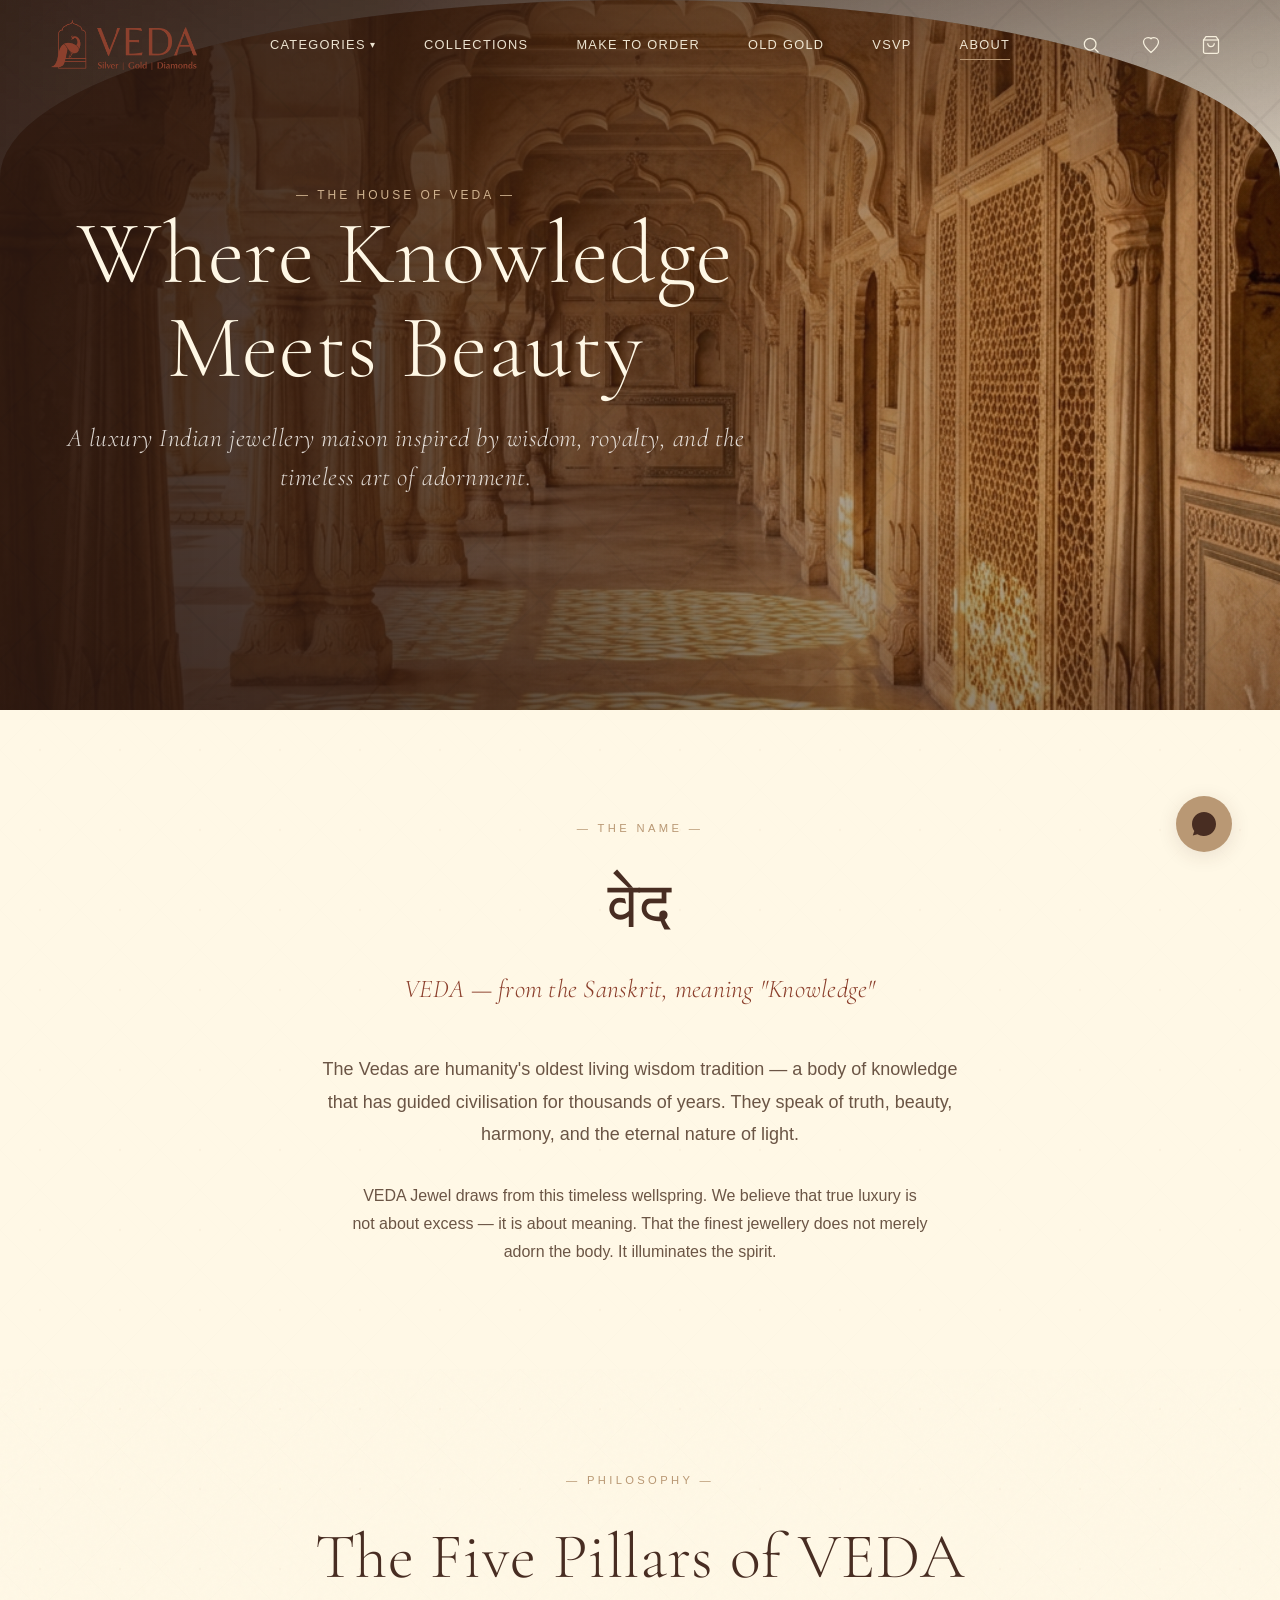
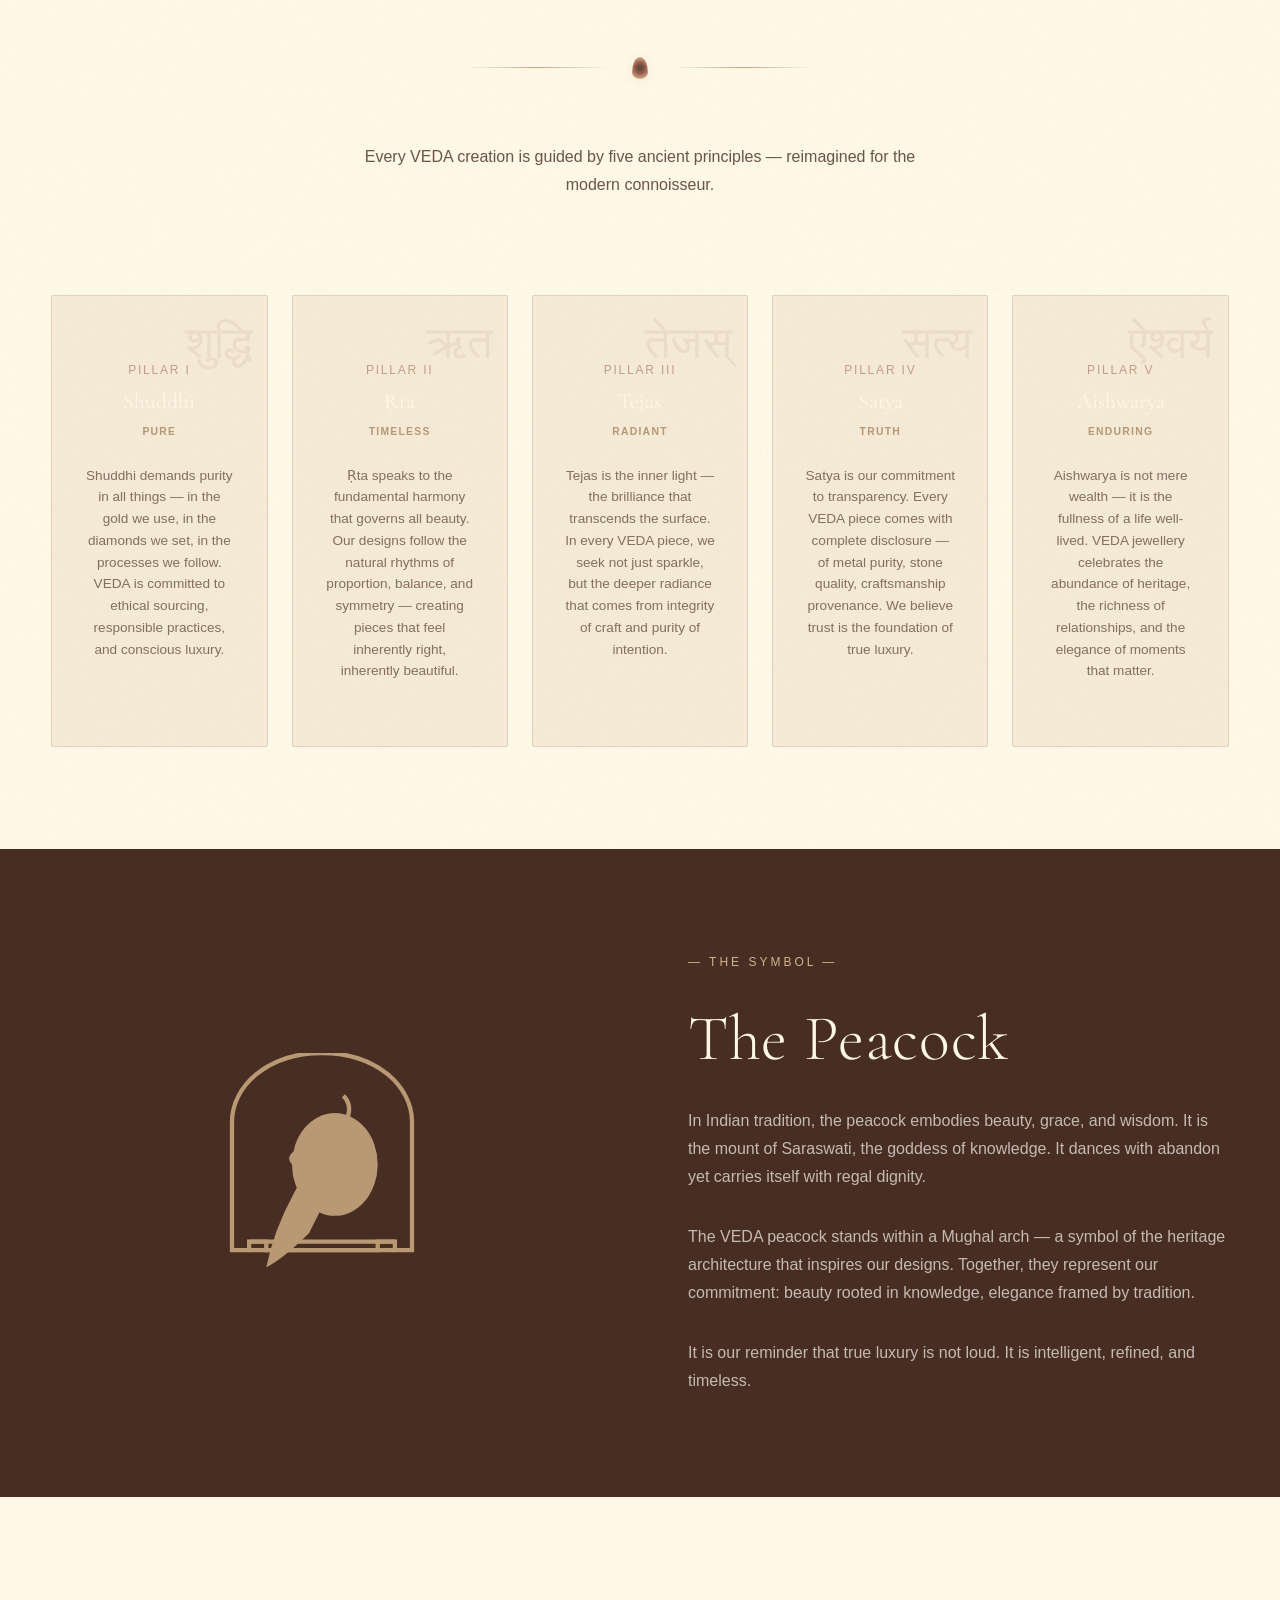
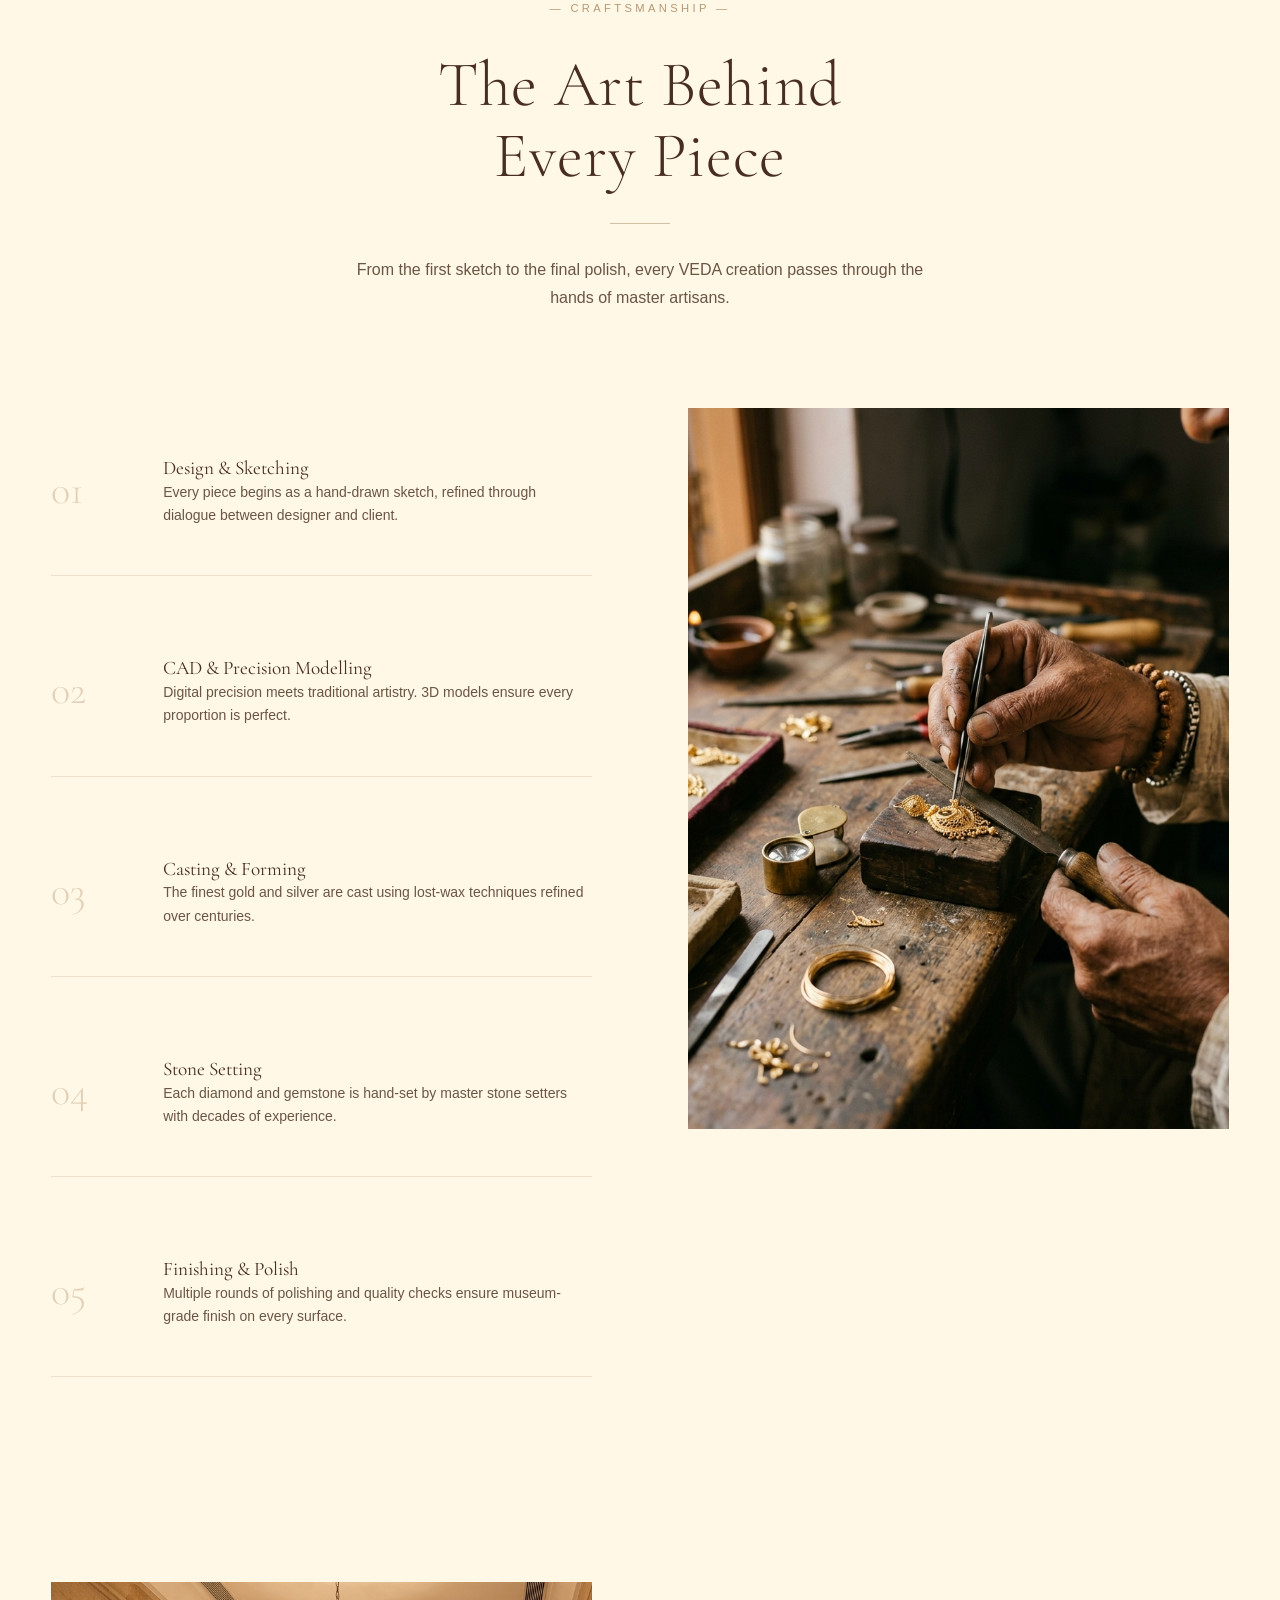
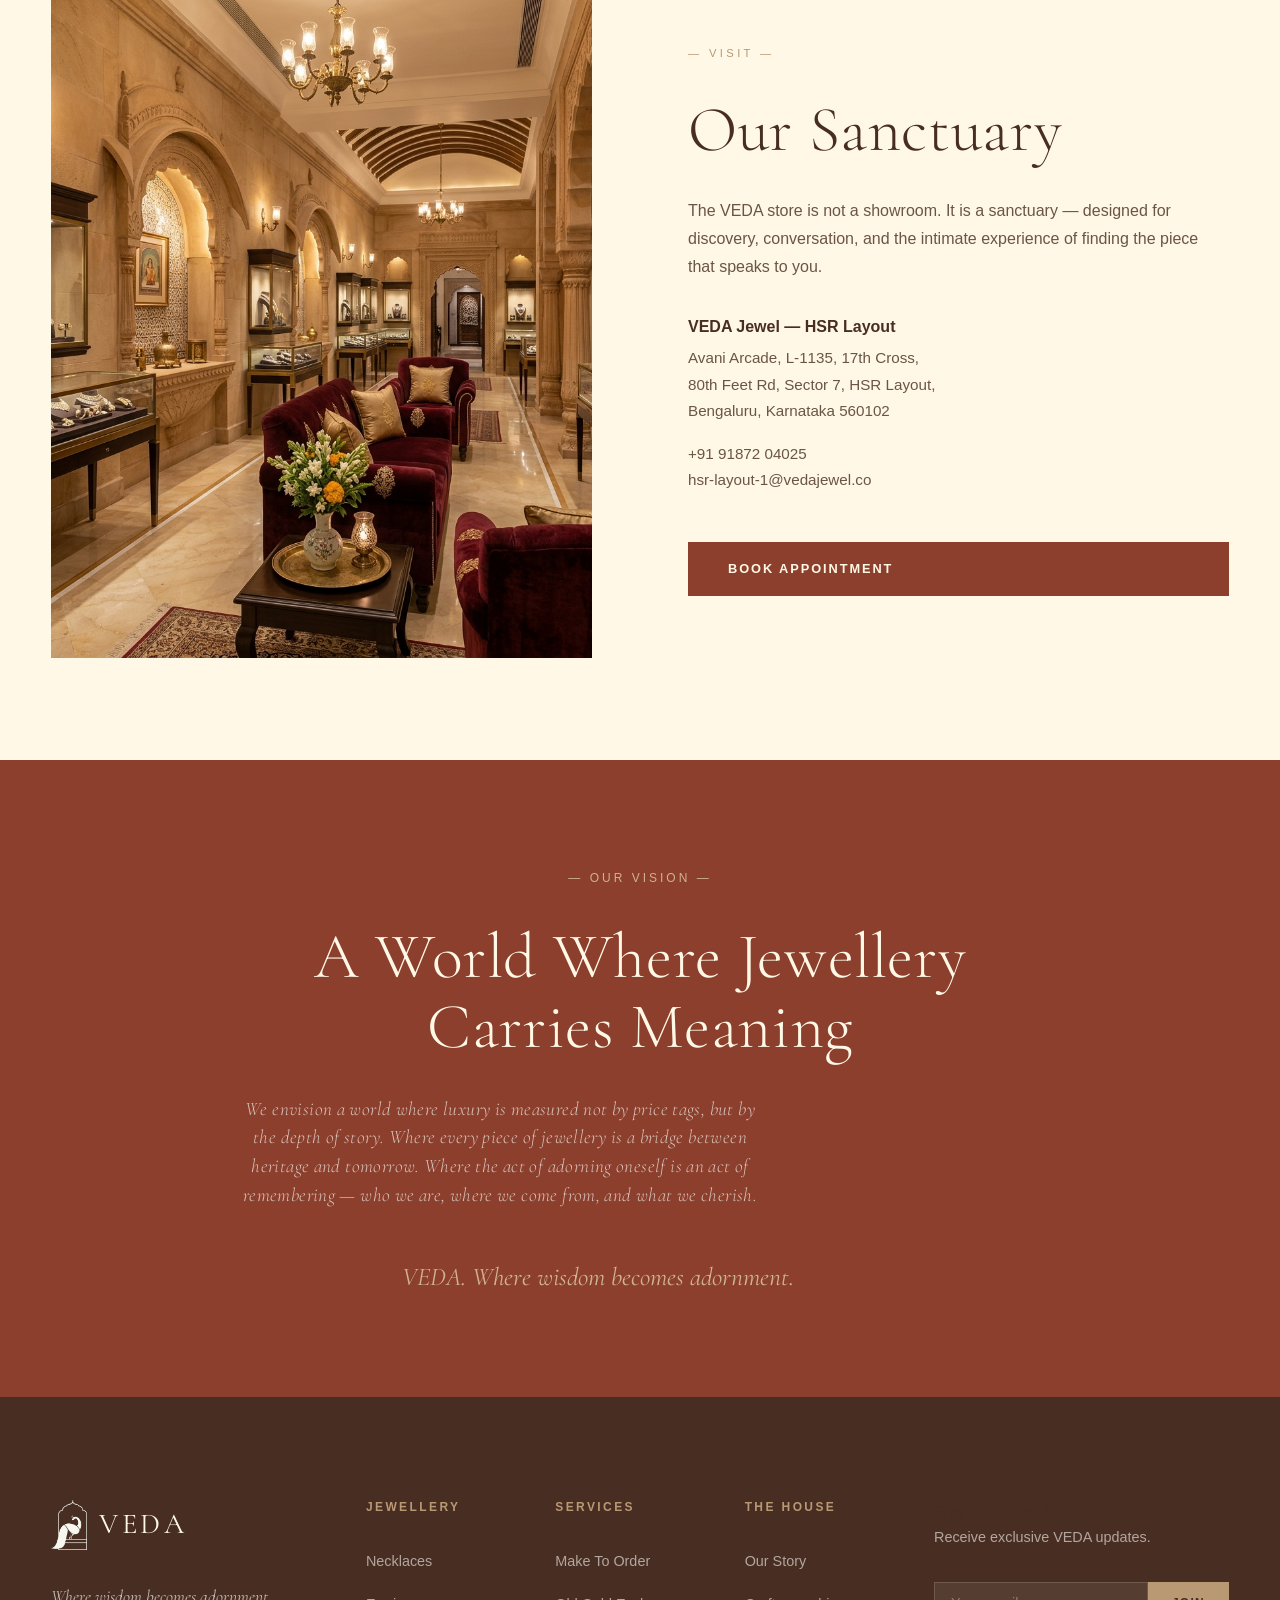
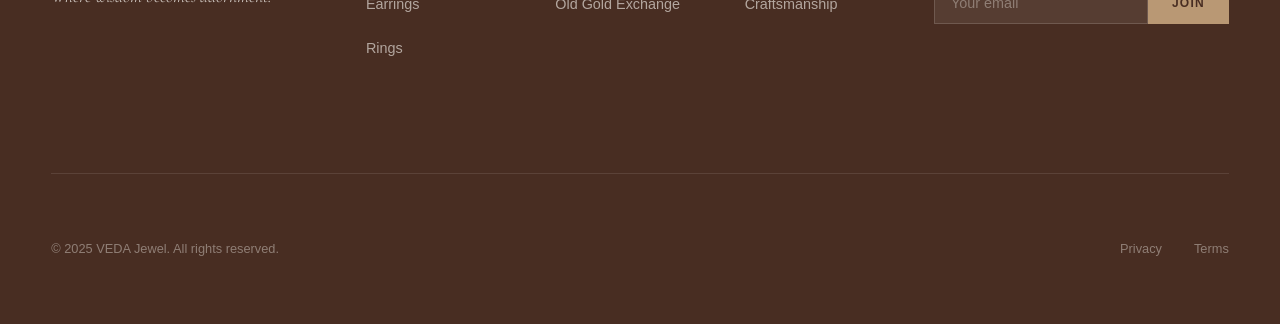
<file: about.html>
<!DOCTYPE html>
<html lang="en">
<head>
  <meta charset="UTF-8">
  <meta name="viewport" content="width=device-width, initial-scale=1.0">
  <title>About VEDA — Where Knowledge Meets Beauty</title>
  <meta name="description" content="Discover the meaning behind VEDA — a luxury Indian jewellery house inspired by the Vedas, Indian royalty, heritage craftsmanship, and conscious luxury.">
  <link rel="icon" type="image/svg+xml" href="assets/icons/favicon.svg">
  <link rel="stylesheet" href="css/style.css?v=2.0">
  <style>
    .about-hero-text { max-width: 800px; margin: 0 auto; text-align: center; }
    .philosophy-deep { display: grid; grid-template-columns: 1fr 1fr; gap: var(--space-3xl); align-items: start; }
    .philosophy-deep .pillar-deep { padding: var(--space-xl) 0; border-bottom: 1px solid var(--border-light); }
    .philosophy-deep .pillar-deep:last-child { border-bottom: none; }
    .philosophy-deep .pillar-deep h3 { font-family: var(--font-display); font-size: 1.6rem; margin-bottom: var(--space-sm); }
    .philosophy-deep .pillar-deep .pillar-word { font-family: var(--font-display); font-size: 0.9rem; color: var(--gold-aged); letter-spacing: 0.15em; text-transform: uppercase; margin-bottom: var(--space-xs); }
    .craftsmanship-grid { display: grid; grid-template-columns: repeat(2, 1fr); gap: var(--space-lg); }
    .craftsmanship-grid .craft-item { display: grid; grid-template-columns: 80px 1fr; gap: var(--space-lg); align-items: start; padding: var(--space-xl) 0; border-bottom: 1px solid var(--border-light); }
    .craftsmanship-grid .craft-item .craft-number { font-family: var(--font-display); font-size: 2.5rem; color: var(--gold-aged); opacity: 0.4; font-weight: 300; }
    @media (max-width: 768px) {
      .philosophy-deep { grid-template-columns: 1fr; }
      .craftsmanship-grid { grid-template-columns: 1fr; }
    }
  </style>
</head>
<body>

  <!-- Navigation -->
  <nav class="navbar" id="main-nav">
    <div class="navbar-inner">
      <a href="index.html" class="navbar-logo"><img src="assets/icons/logo-full.png" alt="VEDA Jewel" style="height: 50px; width: auto;"></a>
      <div class="navbar-links">
        <div class="navbar-dropdown-wrapper">
          <a href="category.html" class="navbar-dropdown-toggle">Categories <span class="chevron-arrow">&#9662;</span></a>
          <div class="navbar-dropdown-menu">
            <a href="category.html?category=necklaces">Gold Necklaces</a>
            <a href="category.html?category=pendants">Gold Pendants</a>
            <a href="category.html?category=mangalsutra">Gold Mangalsutras</a>
            <a href="category.html?category=earrings">Gold Earrings</a>
            <a href="category.html?category=rings">Gold Rings</a>
            <a href="category.html?category=bracelets">Gold Bracelets</a>
            <a href="category.html?category=nosepin">Gold Nosepins</a>
          </div>
        </div>
        <a href="collection.html">Collections</a>
        <a href="make-to-order.html">Make To Order</a>
        <a href="old-gold-exchange.html">Old Gold</a>
        <a href="vsvp.html">VSVP</a>
        <a href="about.html" class="active">About</a>
      </div>
      <div class="navbar-utility">
        <button aria-label="Search" class="hide-mobile">
          <svg viewBox="0 0 24 24" fill="none" stroke="currentColor" stroke-width="1.5"><circle cx="11" cy="11" r="7"/><path d="M16.5 16.5L21 21"/></svg>
        </button>
        <a href="#" aria-label="Wishlist" class="hide-mobile">
          <svg viewBox="0 0 24 24" fill="none" stroke="currentColor" stroke-width="1.5"><path d="M12 21C12 21 3 13.5 3 8.5C3 5.42 5.42 3 8.5 3C10.24 3 11.91 3.81 12 5C12.09 3.81 13.76 3 15.5 3C18.58 3 21 5.42 21 8.5C21 13.5 12 21 12 21Z"/></svg>
        </a>
        <a href="#" aria-label="Cart" class="hide-mobile">
          <svg viewBox="0 0 24 24" fill="none" stroke="currentColor" stroke-width="1.5"><path d="M6 2L3 6V20C3 20.53 3.21 21.04 3.59 21.41C3.96 21.79 4.47 22 5 22H19C19.53 22 20.04 21.79 20.41 21.41C20.79 21.04 21 20.53 21 20V6L18 2H6Z"/><path d="M3 6H21"/><path d="M16 10C16 11.06 15.58 12.08 14.83 12.83C14.08 13.58 13.06 14 12 14C10.94 14 9.92 13.58 9.17 12.83C8.42 12.08 8 11.06 8 10"/></svg>
        </a>
        <div class="navbar-hamburger" id="hamburger-toggle"><span></span><span></span><span></span></div>
      </div>
    </div>
  </nav>
  <div class="mobile-menu" id="mobile-menu">
    <button class="mobile-menu-close" aria-label="Close menu">&times;</button><a href="index.html">Home</a><a href="category.html">Categories</a><a href="collection.html">Collections</a><a href="make-to-order.html">Make To Order</a><a href="old-gold-exchange.html">Old Gold Exchange</a><a href="vsvp.html">VSVP</a>
    <a href="about.html">Our Story</a></div>

  <!-- Hero -->
  <section class="hero hero-page luxury-texture">
    <div class="hero-bg">
      <div class="hero-arch-portal">
        <img src="assets/images/palace-corridor.png" alt="The World of VEDA" style="width:100%;height:100%;object-fit:cover;">
      </div>
      <div class="hero-overlay"></div>
      <div class="hero-jaali-shadow"></div>
    </div>
    <div class="hero-content">
      <span class="label" style="color:var(--gold-light);">— The House of VEDA —</span>
      <h1>Where Knowledge<br>Meets Beauty</h1>
      <p class="subtitle">A luxury Indian jewellery maison inspired by wisdom, royalty, and the timeless art of adornment.</p>
    </div>
  </section>

  <!-- The Meaning of VEDA -->
  <section class="bg-cream bg-pattern-jaali-light">
    <div class="container" style="position:relative;z-index:1;">
      <div class="about-hero-text reveal">
        <span class="label-gold">— The Name —</span>
        <h2 style="margin:var(--space-lg) 0; font-size: clamp(2.5rem, 5vw, 4.5rem);">वेद</h2>
        <h3 style="font-family:var(--font-display); font-weight:300; font-style:italic; color:var(--maroon); margin-bottom:var(--space-xl); font-size:1.6rem;">VEDA — from the Sanskrit, meaning "Knowledge"</h3>
        <p class="body-lg" style="margin:0 auto var(--space-lg);">The Vedas are humanity's oldest living wisdom tradition — a body of knowledge that has guided civilisation for thousands of years. They speak of truth, beauty, harmony, and the eternal nature of light.</p>
        <p style="margin:0 auto;">VEDA Jewel draws from this timeless wellspring. We believe that true luxury is not about excess — it is about meaning. That the finest jewellery does not merely adorn the body. It illuminates the spirit.</p>
      </div>
    </div>
  </section>

  <!-- Our Philosophy — Five Pillars -->
  <section class="bg-beige bg-pattern-jaali-light luxury-texture" id="philosophy" style="padding: var(--section-pad) 0;">
    <div class="container">
      <div class="section-header reveal">
        <span class="label-gold">— Philosophy —</span>
        <h2>The Five Pillars of VEDA</h2>
        <div class="divider-peacock">
          <div class="divider-peacock-eye"></div>
        </div>
        <p>Every VEDA creation is guided by five ancient principles — reimagined for the modern connoisseur.</p>
      </div>
      <div class="philosophy-grid reveal">
        <!-- Shuddhi -->
        <div class="philosophy-card">
          <div class="pillar-sanskrit">शुद्धि</div>
          <span class="pillar-num">Pillar I</span>
          <h4>Shuddhi</h4>
          <div class="pillar-mean">Pure</div>
          <p>Shuddhi demands purity in all things — in the gold we use, in the diamonds we set, in the processes we follow. VEDA is committed to ethical sourcing, responsible practices, and conscious luxury.</p>
        </div>
        <!-- Ṛta -->
        <div class="philosophy-card">
          <div class="pillar-sanskrit">ऋत</div>
          <span class="pillar-num">Pillar II</span>
          <h4>Ṛta</h4>
          <div class="pillar-mean">Timeless</div>
          <p>Ṛta speaks to the fundamental harmony that governs all beauty. Our designs follow the natural rhythms of proportion, balance, and symmetry — creating pieces that feel inherently right, inherently beautiful.</p>
        </div>
        <!-- Tejas -->
        <div class="philosophy-card">
          <div class="pillar-sanskrit">तेजस्</div>
          <span class="pillar-num">Pillar III</span>
          <h4>Tejas</h4>
          <div class="pillar-mean">Radiant</div>
          <p>Tejas is the inner light — the brilliance that transcends the surface. In every VEDA piece, we seek not just sparkle, but the deeper radiance that comes from integrity of craft and purity of intention.</p>
        </div>
        <!-- Satya -->
        <div class="philosophy-card">
          <div class="pillar-sanskrit">सत्य</div>
          <span class="pillar-num">Pillar IV</span>
          <h4>Satya</h4>
          <div class="pillar-mean">Truth</div>
          <p>Satya is our commitment to transparency. Every VEDA piece comes with complete disclosure — of metal purity, stone quality, craftsmanship provenance. We believe trust is the foundation of true luxury.</p>
        </div>
        <!-- Aishwarya -->
        <div class="philosophy-card">
          <div class="pillar-sanskrit">ऐश्वर्य</div>
          <span class="pillar-num">Pillar V</span>
          <h4>Aishwarya</h4>
          <div class="pillar-mean">Enduring</div>
          <p>Aishwarya is not mere wealth — it is the fullness of a life well-lived. VEDA jewellery celebrates the abundance of heritage, the richness of relationships, and the elegance of moments that matter.</p>
        </div>
      </div>
    </div>
  </section>

  <!-- The Peacock Symbol -->
  <section class="bg-deep">
    <div class="container">
      <div class="split-layout" style="min-height:auto;gap:var(--space-3xl);align-items:center;">
        <div class="reveal-left" style="padding:0;text-align:center;">
          <svg width="200" height="240" viewBox="0 0 46 56" fill="none" style="margin:0 auto;">
            <path d="M23 0C10 0 2 8 2 16V46H6V44H10V46H36V44H40V46H44V16C44 8 36 0 23 0Z" stroke="var(--gold-aged)" stroke-width="1" fill="none"/>
            <ellipse cx="26" cy="26" rx="10" ry="12" fill="var(--gold-aged)"/>
            <path d="M18 30 Q12 40 10 50 Q14 48 20 42 Q22 38 24 34" fill="var(--gold-aged)"/>
            <circle cx="28" cy="18" r="3" fill="var(--gold-aged)"/>
            <path d="M29 15 Q30 12 28 10" stroke="var(--gold-aged)" stroke-width="1" fill="none"/>
            <path d="M16 26 Q14 24 18 22" fill="var(--gold-aged)"/>
            <line x1="6" y1="44" x2="40" y2="44" stroke="var(--gold-aged)" stroke-width="1"/>
            <line x1="6" y1="46" x2="40" y2="46" stroke="var(--gold-aged)" stroke-width="1"/>
          </svg>
        </div>
        <div class="reveal-right" style="padding:0;">
          <span class="label" style="color:var(--gold-light);">— The Symbol —</span>
          <h2 style="color:var(--text-light);margin:var(--space-lg) 0;">The Peacock</h2>
          <p style="color:rgba(250,247,242,0.7);margin-bottom:var(--space-lg);">In Indian tradition, the peacock embodies beauty, grace, and wisdom. It is the mount of Saraswati, the goddess of knowledge. It dances with abandon yet carries itself with regal dignity.</p>
          <p style="color:rgba(250,247,242,0.7);margin-bottom:var(--space-lg);">The VEDA peacock stands within a Mughal arch — a symbol of the heritage architecture that inspires our designs. Together, they represent our commitment: beauty rooted in knowledge, elegance framed by tradition.</p>
          <p style="color:rgba(250,247,242,0.7);">It is our reminder that true luxury is not loud. It is intelligent, refined, and timeless.</p>
        </div>
      </div>
    </div>
  </section>

  <!-- Our Craftsmanship -->
  <section class="bg-cream" id="craftsmanship">
    <div class="container">
      <div class="section-header reveal">
        <span class="label-gold">— Craftsmanship —</span>
        <h2>The Art Behind Every Piece</h2>
        <hr class="gold-line-long">
        <p>From the first sketch to the final polish, every VEDA creation passes through the hands of master artisans.</p>
      </div>
      <div class="split-layout" style="min-height:auto;gap:var(--space-3xl);align-items:start;">
        <div class="reveal" style="padding:0;">
          <div class="craftsmanship-grid" style="grid-template-columns:1fr;">
            <div class="craft-item">
              <div class="craft-number">01</div>
              <div><h5>Design & Sketching</h5><p class="body-sm">Every piece begins as a hand-drawn sketch, refined through dialogue between designer and client.</p></div>
            </div>
            <div class="craft-item">
              <div class="craft-number">02</div>
              <div><h5>CAD & Precision Modelling</h5><p class="body-sm">Digital precision meets traditional artistry. 3D models ensure every proportion is perfect.</p></div>
            </div>
            <div class="craft-item">
              <div class="craft-number">03</div>
              <div><h5>Casting & Forming</h5><p class="body-sm">The finest gold and silver are cast using lost-wax techniques refined over centuries.</p></div>
            </div>
            <div class="craft-item">
              <div class="craft-number">04</div>
              <div><h5>Stone Setting</h5><p class="body-sm">Each diamond and gemstone is hand-set by master stone setters with decades of experience.</p></div>
            </div>
            <div class="craft-item">
              <div class="craft-number">05</div>
              <div><h5>Finishing & Polish</h5><p class="body-sm">Multiple rounds of polishing and quality checks ensure museum-grade finish on every surface.</p></div>
            </div>
          </div>
        </div>
        <div class="reveal-right" style="padding:0;">
          <div style="aspect-ratio:3/4;overflow:hidden;">
            <img src="assets/images/artisan-crafting.png" alt="VEDA Artisan at work" style="width:100%;height:100%;object-fit:cover;">
          </div>
        </div>
      </div>
    </div>
  </section>

  <!-- Our Store -->
  <section class="bg-beige">
    <div class="container">
      <div class="split-layout" style="min-height:auto;gap:var(--space-3xl);align-items:center;">
        <div class="reveal-left" style="padding:0;">
          <div style="aspect-ratio:4/5;overflow:hidden;">
            <img src="assets/images/store-interior.png" alt="VEDA Store, Bengaluru" style="width:100%;height:100%;object-fit:cover;">
          </div>
        </div>
        <div class="reveal-right" style="padding:0;">
          <span class="label-gold">— Visit —</span>
          <h2 style="margin:var(--space-lg) 0;">Our Sanctuary</h2>
          <p style="margin-bottom:var(--space-lg);">The VEDA store is not a showroom. It is a sanctuary — designed for discovery, conversation, and the intimate experience of finding the piece that speaks to you.</p>
          <div style="margin-bottom:var(--space-xl);">
            <p style="font-weight:500;color:var(--text-primary);margin-bottom:4px;"><strong>VEDA Jewel — HSR Layout</strong></p>
            <p style="font-size:0.95rem;">Avani Arcade, L-1135, 17th Cross,<br>80th Feet Rd, Sector 7, HSR Layout,<br>Bengaluru, Karnataka 560102</p>
            <p style="font-size:0.95rem;margin-top:var(--space-sm);">+91 91872 04025<br>hsr-layout-1@vedajewel.co</p>
          </div>
          <a href="https://wa.me/919187204025" class="btn btn-primary">Book Appointment</a>
        </div>
      </div>
    </div>
  </section>

  <!-- Our Vision -->
  <section class="bg-maroon">
    <div class="container text-center">
      <div style="max-width:800px;margin:0 auto;">
        <span class="label reveal" style="color:var(--gold-light);">— Our Vision —</span>
        <h2 class="reveal" style="color:var(--text-light);margin:var(--space-lg) 0;">A World Where Jewellery<br>Carries Meaning</h2>
        <p class="reveal subtitle" style="color:rgba(250,247,242,0.7);font-size:1.2rem;margin-bottom:var(--space-xl);">We envision a world where luxury is measured not by price tags, but by the depth of story. Where every piece of jewellery is a bridge between heritage and tomorrow. Where the act of adorning oneself is an act of remembering — who we are, where we come from, and what we cherish.</p>
        <div class="quote-block-centered reveal" style="padding:0;">
          <p class="quote-text" style="color:var(--gold-light);font-size:1.6rem;">VEDA. Where wisdom becomes adornment.</p>
        </div>
      </div>
    </div>
  </section>

  <!-- Footer -->
  <footer class="footer">
    <div class="container">
      <div class="footer-grid">
        <div class="footer-brand"><div class="footer-logo"><a href="index.html" style="display:flex;align-items:center;gap:0.75rem;"><img src="assets/icons/logo-peacock.png" alt="VEDA" style="height:50px;width:auto;filter:brightness(0) invert(0.7) sepia(1) saturate(2) hue-rotate(10deg);"><span style="font-family:var(--font-display);font-size:1.8rem;letter-spacing:0.12em;color:var(--gold-aged);">VEDA</span></a></div><p class="footer-tagline">Where wisdom becomes adornment.</p></div>
        <div class="footer-column"><h5>Jewellery</h5><ul><li><a href="category.html">Necklaces</a></li><li><a href="category.html">Earrings</a></li><li><a href="category.html">Rings</a></li></ul></div>
        <div class="footer-column"><h5>Services</h5><ul><li><a href="make-to-order.html">Make To Order</a></li><li><a href="old-gold-exchange.html">Old Gold Exchange</a></li></ul></div>
        <div class="footer-column"><h5>The House</h5><ul><li><a href="about.html">Our Story</a></li><li><a href="#">Craftsmanship</a></li></ul></div>
        <div class="footer-newsletter"><h5>Stay Connected</h5><p>Receive exclusive VEDA updates.</p><form class="footer-newsletter-form" onsubmit="event.preventDefault();"><input type="email" placeholder="Your email"><button type="submit">Join</button></form></div>
      </div>
      <div class="footer-bottom"><p>&copy; 2025 VEDA Jewel. All rights reserved.</p><div class="footer-bottom-links"><a href="#">Privacy</a><a href="#">Terms</a></div></div>
    </div>
  </footer>
  <div class="sticky-ctas"><a href="https://wa.me/919187204025" class="sticky-cta sticky-cta-whatsapp" aria-label="WhatsApp"><svg viewBox="0 0 24 24" fill="currentColor"><path d="M17.472 14.382c-.297-.149-1.758-.867-2.03-.967-.273-.099-.471-.148-.67.15-.197.297-.767.966-.94 1.164-.173.199-.347.223-.644.075-.297-.15-1.255-.463-2.39-1.475-.883-.788-1.48-1.761-1.653-2.059-.173-.297-.018-.458.13-.606.134-.133.298-.347.446-.52.149-.174.198-.298.298-.497.099-.198.05-.371-.025-.52-.075-.149-.669-1.612-.916-2.207-.242-.579-.487-.5-.669-.51-.173-.008-.371-.01-.57-.01-.198 0-.52.074-.792.372-.272.297-1.04 1.016-1.04 2.479 0 1.462 1.065 2.875 1.213 3.074.149.198 2.096 3.2 5.077 4.487.709.306 1.262.489 1.694.625.712.227 1.36.195 1.871.118.571-.085 1.758-.719 2.006-1.413.248-.694.248-1.289.173-1.413-.074-.124-.272-.198-.57-.347z"/><path d="M12 0C5.373 0 0 5.373 0 12c0 2.625.846 5.059 2.284 7.034L.789 23.492l4.634-1.215A11.95 11.95 0 0012 24c6.627 0 12-5.373 12-12S18.627 0 12 0z"/></svg></a></div>
  <script src="js/main.js"></script>
</body>
</html>
</file>
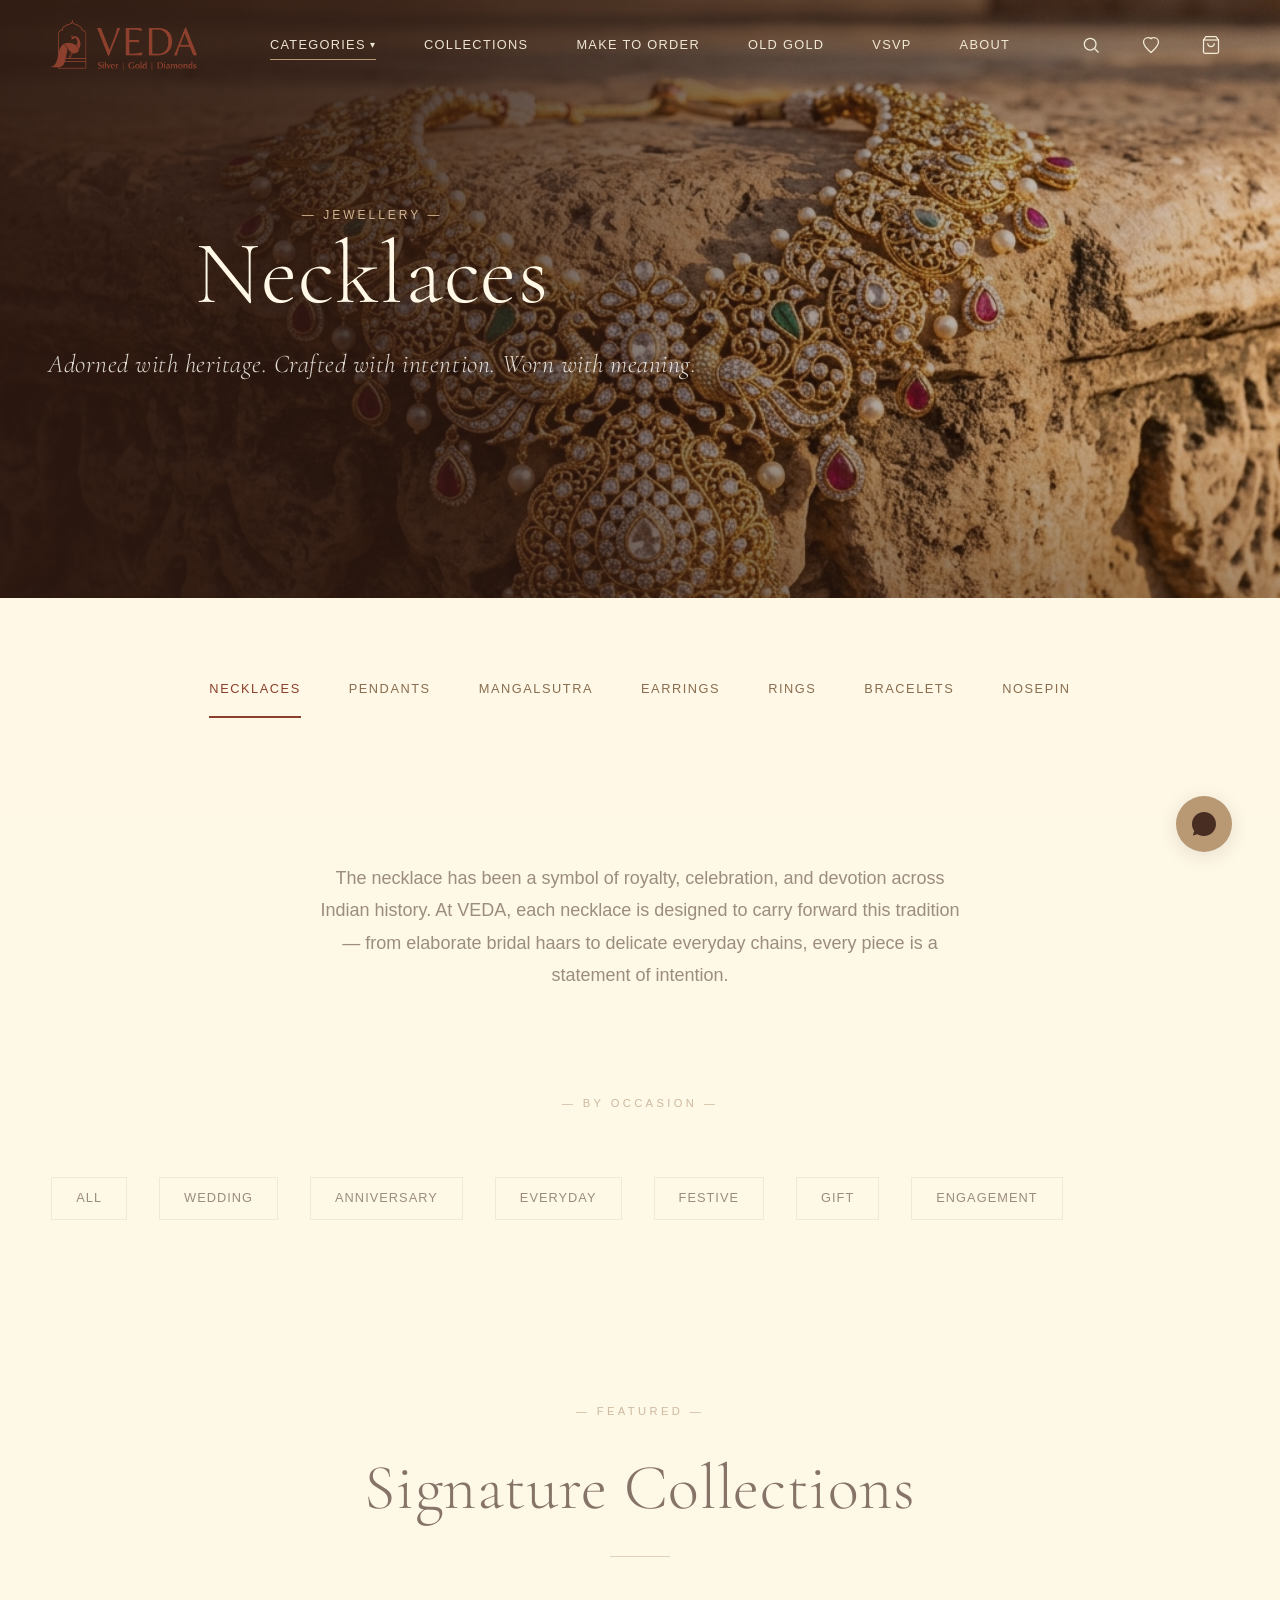
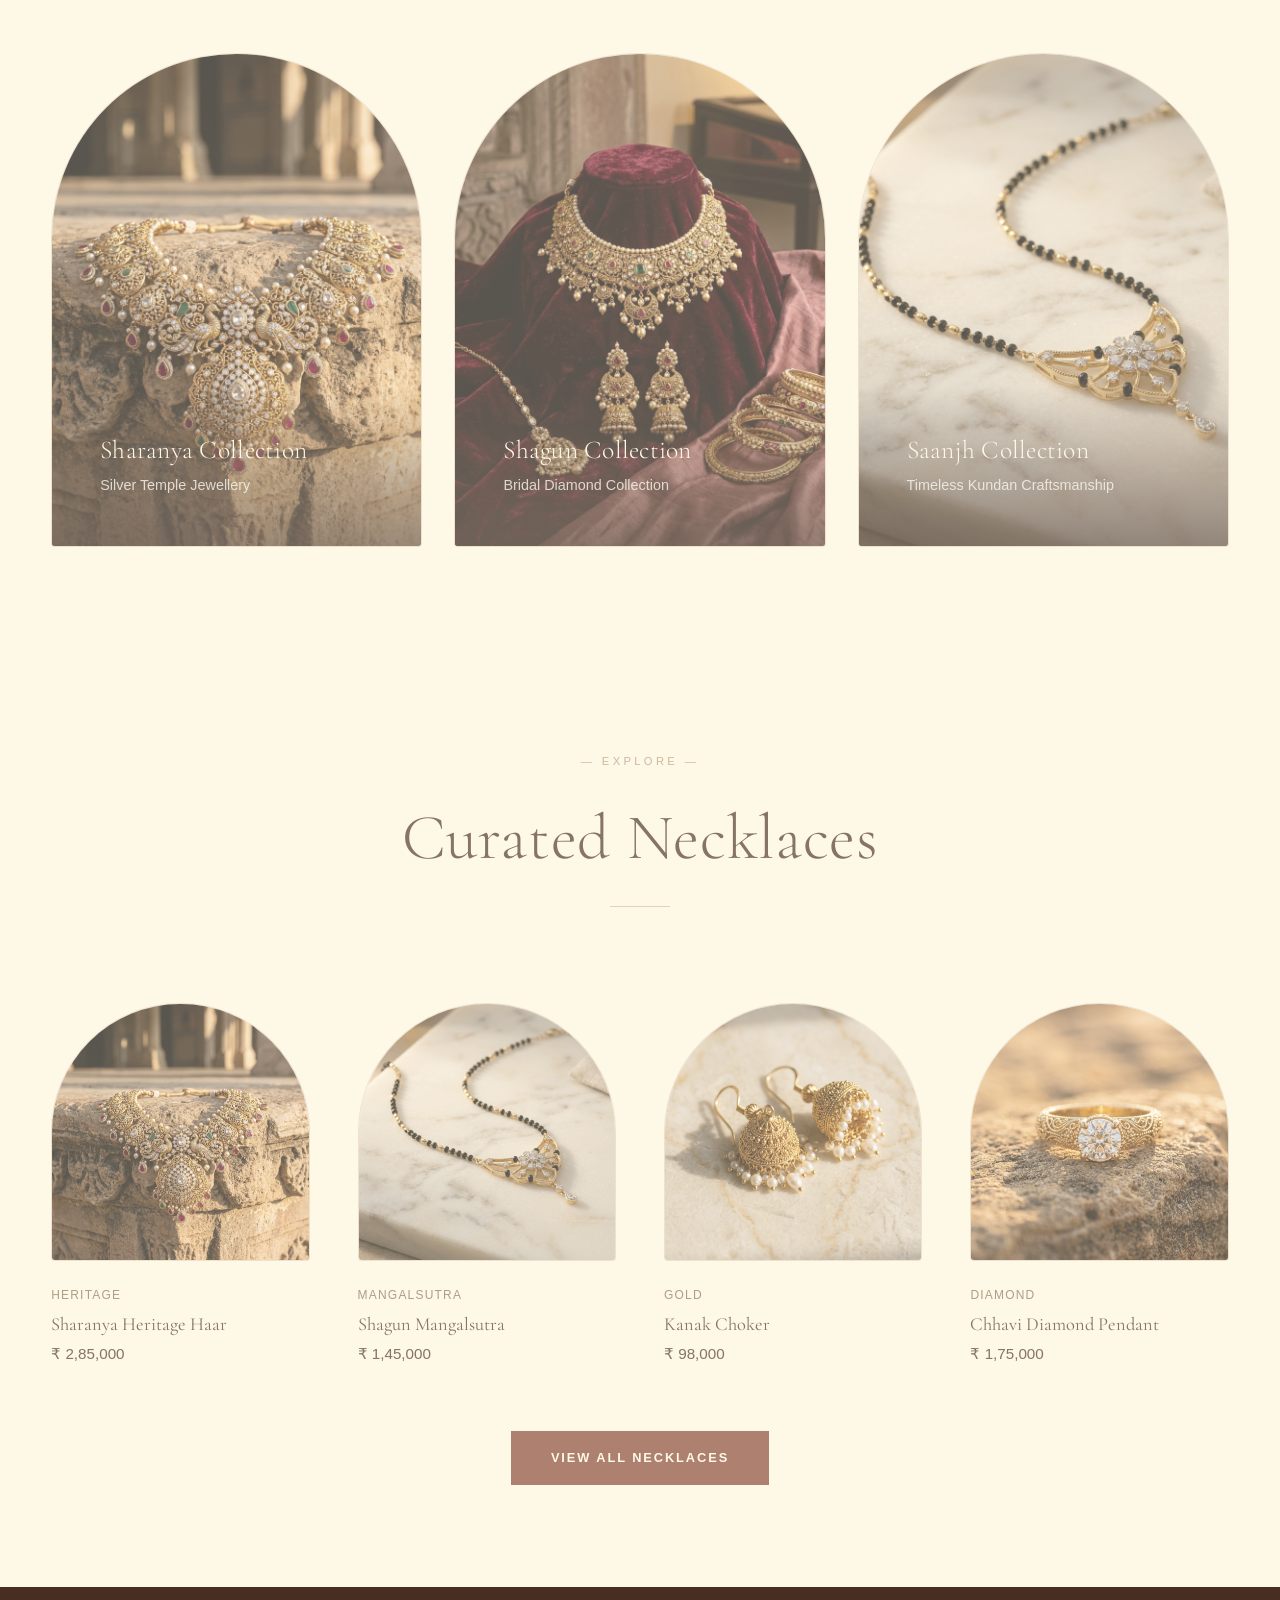
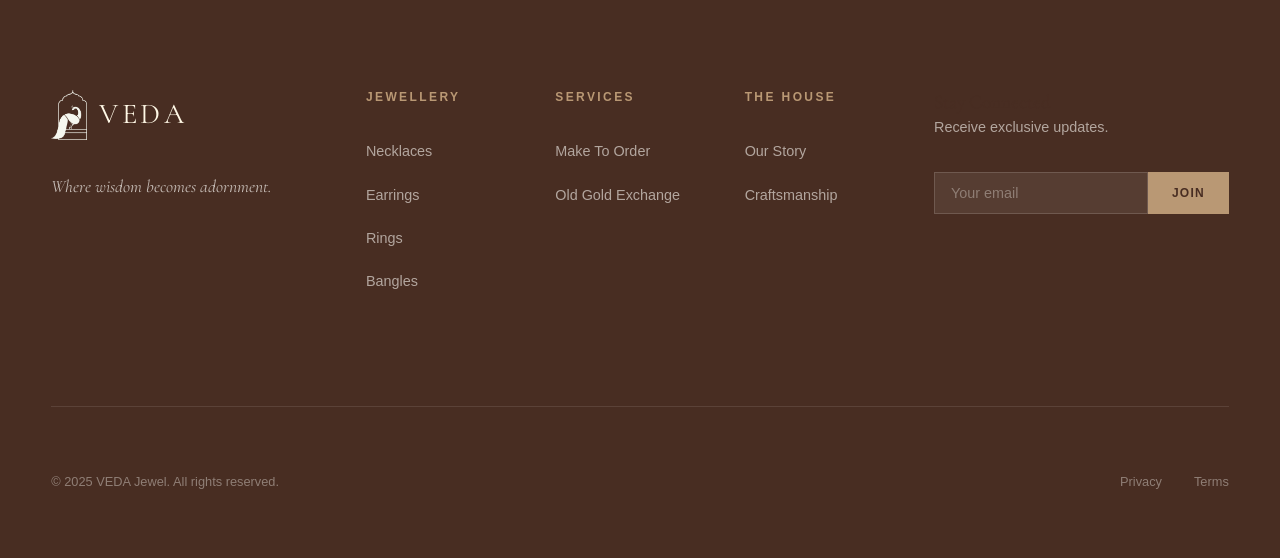
<file: category.html>
<!DOCTYPE html>
<html lang="en">
<head>
  <meta charset="UTF-8">
  <meta name="viewport" content="width=device-width, initial-scale=1.0">
  <title>Necklaces — VEDA Jewel</title>
  <meta name="description" content="Explore VEDA's curated collection of necklaces — heritage designs in gold, diamonds, and precious stones. Each piece tells a story.">
  <link rel="icon" type="image/svg+xml" href="assets/icons/favicon.svg">
  <link rel="stylesheet" href="css/style.css?v=2.0">
  <style>
    .category-nav { display: flex; gap: var(--space-xl); justify-content: center; flex-wrap: wrap; margin-bottom: var(--space-3xl); }
    .category-nav a { font-family: var(--font-body); font-size: 0.8rem; font-weight: 500; letter-spacing: 0.12em; text-transform: uppercase; color: var(--text-tertiary); padding: var(--space-sm) 0; border-bottom: 2px solid transparent; transition: all var(--duration-fast) var(--ease-luxury); }
    .category-nav a:hover, .category-nav a.active { color: var(--maroon); border-bottom-color: var(--maroon); }
    .occasion-strip { display: flex; gap: var(--space-lg); overflow-x: auto; padding: var(--space-sm) 0; scrollbar-width: none; }
    .occasion-strip::-webkit-scrollbar { display: none; }
    .occasion-pill { flex-shrink: 0; padding: 0.6rem 1.5rem; border: 1px solid var(--border-light); font-size: 0.8rem; letter-spacing: 0.08em; text-transform: uppercase; color: var(--text-secondary); transition: all var(--duration-fast); cursor: pointer; white-space: nowrap; }
    .occasion-pill:hover { border-color: var(--gold-aged); color: var(--gold-aged); }
    .featured-collections-row { display: grid; grid-template-columns: repeat(3, 1fr); gap: var(--space-lg); }
    @media (max-width: 768px) { .featured-collections-row { grid-template-columns: 1fr; } }
  </style>
</head>
<body>

  <!-- Navigation -->
  <nav class="navbar" id="main-nav">
    <div class="navbar-inner">
      <a href="index.html" class="navbar-logo"><img src="assets/icons/logo-full.png" alt="VEDA Jewel" style="height: 50px; width: auto;"></a>
      <div class="navbar-links">
        <div class="navbar-dropdown-wrapper">
          <a href="category.html" class="navbar-dropdown-toggle active">Categories <span class="chevron-arrow">&#9662;</span></a>
          <div class="navbar-dropdown-menu">
            <a href="category.html?category=necklaces">Gold Necklaces</a>
            <a href="category.html?category=pendants">Gold Pendants</a>
            <a href="category.html?category=mangalsutra">Gold Mangalsutras</a>
            <a href="category.html?category=earrings">Gold Earrings</a>
            <a href="category.html?category=rings">Gold Rings</a>
            <a href="category.html?category=bracelets">Gold Bracelets</a>
            <a href="category.html?category=nosepin">Gold Nosepins</a>
          </div>
        </div>
        <a href="collection.html">Collections</a>
        <a href="make-to-order.html">Make To Order</a>
        <a href="old-gold-exchange.html">Old Gold</a>
        <a href="vsvp.html">VSVP</a>
        <a href="about.html">About</a>
      </div>
      <div class="navbar-utility"><button aria-label="Search" class="hide-mobile"><svg viewBox="0 0 24 24" fill="none" stroke="currentColor" stroke-width="1.5"><circle cx="11" cy="11" r="7"/><path d="M16.5 16.5L21 21"/></svg></button><a href="#" aria-label="Wishlist" class="hide-mobile"><svg viewBox="0 0 24 24" fill="none" stroke="currentColor" stroke-width="1.5"><path d="M12 21C12 21 3 13.5 3 8.5C3 5.42 5.42 3 8.5 3C10.24 3 11.91 3.81 12 5C12.09 3.81 13.76 3 15.5 3C18.58 3 21 5.42 21 8.5C21 13.5 12 21 12 21Z"/></svg></a><a href="#" aria-label="Cart" class="hide-mobile"><svg viewBox="0 0 24 24" fill="none" stroke="currentColor" stroke-width="1.5"><path d="M6 2L3 6V20C3 20.53 3.21 21.04 3.59 21.41C3.96 21.79 4.47 22 5 22H19C19.53 22 20.04 21.79 20.41 21.41C20.79 21.04 21 20.53 21 20V6L18 2H6Z"/><path d="M3 6H21"/><path d="M16 10C16 11.06 15.58 12.08 14.83 12.83C14.08 13.58 13.06 14 12 14C10.94 14 9.92 13.58 9.17 12.83C8.42 12.08 8 11.06 8 10"/></svg></a><div class="navbar-hamburger" id="hamburger-toggle"><span></span><span></span><span></span></div></div>
    </div>
  </nav>
  <div class="mobile-menu" id="mobile-menu">
    <button class="mobile-menu-close" aria-label="Close menu">&times;</button><a href="index.html">Home</a><a href="category.html">Categories</a><a href="collection.html">Collections</a><a href="make-to-order.html">Make To Order</a><a href="old-gold-exchange.html">Old Gold Exchange</a><a href="vsvp.html">VSVP</a>
    <a href="about.html">Our Story</a></div>

  <!-- Hero -->
  <section class="hero hero-interior">
    <div class="hero-bg">
      <img src="assets/images/hero-necklace.png" alt="VEDA Necklaces" style="width:100%;height:100%;object-fit:cover;">
      <div class="hero-overlay"></div>
    </div>
    <div class="hero-content" style="padding-top:100px;">
      <span class="label" style="color:var(--gold-light);">— Jewellery —</span>
      <h1 id="category-title">Necklaces</h1>
      <p class="subtitle" id="category-subtitle">Adorned with heritage. Crafted with intention. Worn with meaning.</p>
    </div>
  </section>

  <!-- Category Navigation -->
  <section class="bg-cream section-sm" style="padding-bottom:0;">
    <div class="container">
      <div class="category-nav">
        <a href="category.html?category=necklaces">Necklaces</a>
        <a href="category.html?category=pendants">Pendants</a>
        <a href="category.html?category=mangalsutra">Mangalsutra</a>
        <a href="category.html?category=earrings">Earrings</a>
        <a href="category.html?category=rings">Rings</a>
        <a href="category.html?category=bracelets">Bracelets</a>
        <a href="category.html?category=nosepin">Nosepin</a>
      </div>
    </div>
  </section>

  <!-- Category Story -->
  <section class="bg-cream" style="padding-top:var(--space-xl);">
    <div class="container-narrow text-center reveal">
      <p class="body-lg" style="margin:0 auto;">
        The necklace has been a symbol of royalty, celebration, and devotion across Indian history. At VEDA, each necklace is designed to carry forward this tradition — from elaborate bridal haars to delicate everyday chains, every piece is a statement of intention.
      </p>
    </div>
  </section>

  <!-- Occasion Navigation -->
  <section class="bg-cream section-sm" style="padding-top:0;">
    <div class="container">
      <div class="section-header reveal" style="margin-bottom:var(--space-xl);">
        <span class="label-gold">— By Occasion —</span>
      </div>
      <div class="occasion-strip reveal">
        <span class="occasion-pill">All</span>
        <span class="occasion-pill">Wedding</span>
        <span class="occasion-pill">Anniversary</span>
        <span class="occasion-pill">Everyday</span>
        <span class="occasion-pill">Festive</span>
        <span class="occasion-pill">Gift</span>
        <span class="occasion-pill">Engagement</span>
      </div>
    </div>
  </section>

  <!-- Featured Collections for this category -->
  <section class="bg-beige">
    <div class="container">
      <div class="section-header reveal">
        <span class="label-gold">— Featured —</span>
        <h2>Signature Collections</h2>
        <hr class="gold-line-long">
      </div>
      <div class="featured-collections-row reveal">
        <a href="collection.html" class="card-editorial arch-card" style="aspect-ratio:3/4;">
          <img src="assets/images/hero-necklace.png" alt="The Sharanya Collection" style="width: 100%; height: 100%; object-fit: cover;">
          <div class="card-overlay"><h3>Sharanya Collection</h3><p>Silver Temple Jewellery</p></div>
        </a>
        <a href="collection.html" class="card-editorial arch-card" style="aspect-ratio:3/4;">
          <img src="assets/images/bridal-set.png" alt="The Shagun Collection" style="width: 100%; height: 100%; object-fit: cover;">
          <div class="card-overlay"><h3>Shagun Collection</h3><p>Bridal Diamond Collection</p></div>
        </a>
        <a href="collection.html" class="card-editorial arch-card" style="aspect-ratio:3/4;">
          <img src="assets/images/mangalsutra.png" alt="Everyday Collection" style="width: 100%; height: 100%; object-fit: cover;">
          <div class="card-overlay"><h3>Saanjh Collection</h3><p>Timeless Kundan Craftsmanship</p></div>
        </a>
      </div>
    </div>
  </section>

  <!-- Curated Products -->
  <section class="bg-cream">
    <div class="container">
      <div class="section-header reveal">
        <span class="label-gold">— Explore —</span>
        <h2 id="curated-title">Curated Necklaces</h2>
        <hr class="gold-line-long">
      </div>
      <div class="grid grid-4 reveal" style="gap:var(--space-xl);">
        <a href="product-detail.html" class="card-product">
          <div class="card-product-image"><img src="assets/images/hero-necklace.png" alt="Sharanya Heritage Haar"></div>
          <span class="card-product-wishlist"><svg viewBox="0 0 24 24" fill="none" stroke="currentColor" stroke-width="1.5" width="16" height="16"><path d="M12 21C12 21 3 13.5 3 8.5C3 5.42 5.42 3 8.5 3C10.24 3 11.91 3.81 12 5C12.09 3.81 13.76 3 15.5 3C18.58 3 21 5.42 21 8.5C21 13.5 12 21 12 21Z"/></svg></span>
          <div class="card-product-category">Heritage</div>
          <h5>Sharanya Heritage Haar</h5>
          <div class="card-product-price">₹ 2,85,000</div>
        </a>
        <a href="product-detail.html" class="card-product">
          <div class="card-product-image"><img src="assets/images/mangalsutra.png" alt="Shagun Mangalsutra"></div>
          <span class="card-product-wishlist"><svg viewBox="0 0 24 24" fill="none" stroke="currentColor" stroke-width="1.5" width="16" height="16"><path d="M12 21C12 21 3 13.5 3 8.5C3 5.42 5.42 3 8.5 3C10.24 3 11.91 3.81 12 5C12.09 3.81 13.76 3 15.5 3C18.58 3 21 5.42 21 8.5C21 13.5 12 21 12 21Z"/></svg></span>
          <div class="card-product-category">Mangalsutra</div>
          <h5>Shagun Mangalsutra</h5>
          <div class="card-product-price">₹ 1,45,000</div>
        </a>
        <a href="product-detail.html" class="card-product">
          <div class="card-product-image"><img src="assets/images/gold-earrings.png" alt="Kanak Choker"></div>
          <span class="card-product-wishlist"><svg viewBox="0 0 24 24" fill="none" stroke="currentColor" stroke-width="1.5" width="16" height="16"><path d="M12 21C12 21 3 13.5 3 8.5C3 5.42 5.42 3 8.5 3C10.24 3 11.91 3.81 12 5C12.09 3.81 13.76 3 15.5 3C18.58 3 21 5.42 21 8.5C21 13.5 12 21 12 21Z"/></svg></span>
          <div class="card-product-category">Gold</div>
          <h5>Kanak Choker</h5>
          <div class="card-product-price">₹ 98,000</div>
        </a>
        <a href="product-detail.html" class="card-product">
          <div class="card-product-image"><img src="assets/images/diamond-ring.png" alt="Chhavi Diamond Pendant"></div>
          <span class="card-product-wishlist"><svg viewBox="0 0 24 24" fill="none" stroke="currentColor" stroke-width="1.5" width="16" height="16"><path d="M12 21C12 21 3 13.5 3 8.5C3 5.42 5.42 3 8.5 3C10.24 3 11.91 3.81 12 5C12.09 3.81 13.76 3 15.5 3C18.58 3 21 5.42 21 8.5C21 13.5 12 21 12 21Z"/></svg></span>
          <div class="card-product-category">Diamond</div>
          <h5>Chhavi Diamond Pendant</h5>
          <div class="card-product-price">₹ 1,75,000</div>
        </a>
      </div>
      <div class="text-center mt-2xl reveal">
        <a href="products.html" class="btn btn-primary">View All Necklaces</a>
      </div>
    </div>
  </section>

  <!-- Footer -->
  <footer class="footer">
    <div class="container">
      <div class="footer-grid">
        <div class="footer-brand"><div class="footer-logo"><a href="index.html" style="display:flex;align-items:center;gap:0.75rem;"><img src="assets/icons/logo-peacock.png" alt="VEDA" style="height:50px;width:auto;filter:brightness(0) invert(0.7) sepia(1) saturate(2) hue-rotate(10deg);"><span style="font-family:var(--font-display);font-size:1.8rem;letter-spacing:0.12em;color:var(--gold-aged);">VEDA</span></a></div><p class="footer-tagline">Where wisdom becomes adornment.</p></div>
        <div class="footer-column"><h5>Jewellery</h5><ul><li><a href="category.html">Necklaces</a></li><li><a href="category.html">Earrings</a></li><li><a href="category.html">Rings</a></li><li><a href="category.html">Bangles</a></li></ul></div>
        <div class="footer-column"><h5>Services</h5><ul><li><a href="make-to-order.html">Make To Order</a></li><li><a href="old-gold-exchange.html">Old Gold Exchange</a></li></ul></div>
        <div class="footer-column"><h5>The House</h5><ul><li><a href="about.html">Our Story</a></li><li><a href="#">Craftsmanship</a></li></ul></div>
        <div class="footer-newsletter"><h5>Stay Connected</h5><p>Receive exclusive updates.</p><form class="footer-newsletter-form" onsubmit="event.preventDefault();"><input type="email" placeholder="Your email"><button type="submit">Join</button></form></div>
      </div>
      <div class="footer-bottom"><p>&copy; 2025 VEDA Jewel. All rights reserved.</p><div class="footer-bottom-links"><a href="#">Privacy</a><a href="#">Terms</a></div></div>
    </div>
  </footer>
  <div class="sticky-ctas"><a href="https://wa.me/919187204025" class="sticky-cta sticky-cta-whatsapp" aria-label="WhatsApp"><svg viewBox="0 0 24 24" fill="currentColor"><path d="M17.472 14.382c-.297-.149-1.758-.867-2.03-.967-.273-.099-.471-.148-.67.15-.197.297-.767.966-.94 1.164-.173.199-.347.223-.644.075-.297-.15-1.255-.463-2.39-1.475-.883-.788-1.48-1.761-1.653-2.059-.173-.297-.018-.458.13-.606.134-.133.298-.347.446-.52.149-.174.198-.298.298-.497.099-.198.05-.371-.025-.52-.075-.149-.669-1.612-.916-2.207-.242-.579-.487-.5-.669-.51-.173-.008-.371-.01-.57-.01-.198 0-.52.074-.792.372-.272.297-1.04 1.016-1.04 2.479 0 1.462 1.065 2.875 1.213 3.074.149.198 2.096 3.2 5.077 4.487.709.306 1.262.489 1.694.625.712.227 1.36.195 1.871.118.571-.085 1.758-.719 2.006-1.413.248-.694.248-1.289.173-1.413-.074-.124-.272-.198-.57-.347z"/><path d="M12 0C5.373 0 0 5.373 0 12c0 2.625.846 5.059 2.284 7.034L.789 23.492l4.634-1.215A11.95 11.95 0 0012 24c6.627 0 12-5.373 12-12S18.627 0 12 0z"/></svg></a></div>
  <script src="js/main.js"></script>
  <script>
    document.addEventListener('DOMContentLoaded', () => {
      const urlParams = new URLSearchParams(window.location.search);
      const category = urlParams.get('category') || 'necklaces';
      
      const categoriesData = {
        necklaces: {
          title: 'Necklaces',
          subtitle: 'Adorned with heritage. Crafted with intention. Worn with meaning.',
          curated: 'Curated Necklaces',
          image: 'assets/images/hero-necklace.png'
        },
        pendants: {
          title: 'Pendants',
          subtitle: 'Elegant talismans of wisdom and grace, resting close to the heart.',
          curated: 'Curated Pendants',
          image: 'assets/images/heritage-gold.png'
        },
        mangalsutra: {
          title: 'Mangalsutras',
          subtitle: 'Sacred bonds reimagined with contemporary sophistication and heritage details.',
          curated: 'Curated Mangalsutras',
          image: 'assets/images/mangalsutra.png'
        },
        earrings: {
          title: 'Earrings',
          subtitle: 'Sculpted gold and flawless gems that catch the light with every turn.',
          curated: 'Curated Earrings',
          image: 'assets/images/gold-earrings.png'
        },
        rings: {
          title: 'Rings',
          subtitle: 'Timeless circles of promise, strength, and individual expression.',
          curated: 'Curated Rings',
          image: 'assets/images/diamond-ring.png'
        },
        bracelets: {
          title: 'Bracelets',
          subtitle: 'Fluid elegance for the wrist, handcrafted in 22K gold and diamonds.',
          curated: 'Curated Bracelets',
          image: 'assets/images/gold-bangles.png'
        },
        nosepin: {
          title: 'Nosepins',
          subtitle: 'Delicate expressions of heritage, shining with subtle fire.',
          curated: 'Curated Nosepins',
          image: 'assets/images/editorial-model.png'
        }
      };

      const data = categoriesData[category.toLowerCase()] || categoriesData.necklaces;

      // Update titles
      document.getElementById('category-title').textContent = data.title;
      document.getElementById('category-subtitle').textContent = data.subtitle;
      document.getElementById('curated-title').textContent = data.curated;
      
      // Update page title
      document.title = `${data.title} — VEDA Jewel`;

      // Update hero image
      const heroImg = document.querySelector('.hero-interior .hero-bg img');
      if (heroImg) {
        heroImg.src = data.image;
        heroImg.alt = `VEDA ${data.title}`;
      }

      // Update active nav link
      const links = document.querySelectorAll('.category-nav a');
      links.forEach(link => {
        let linkCategory = 'necklaces';
        try {
          const url = new URL(link.href, window.location.origin);
          linkCategory = url.searchParams.get('category') || 'necklaces';
        } catch(e) {}
        
        if (linkCategory === category) {
          link.classList.add('active');
        } else {
          link.classList.remove('active');
        }
      });
    });
  </script>
</body>
</html>
</file>
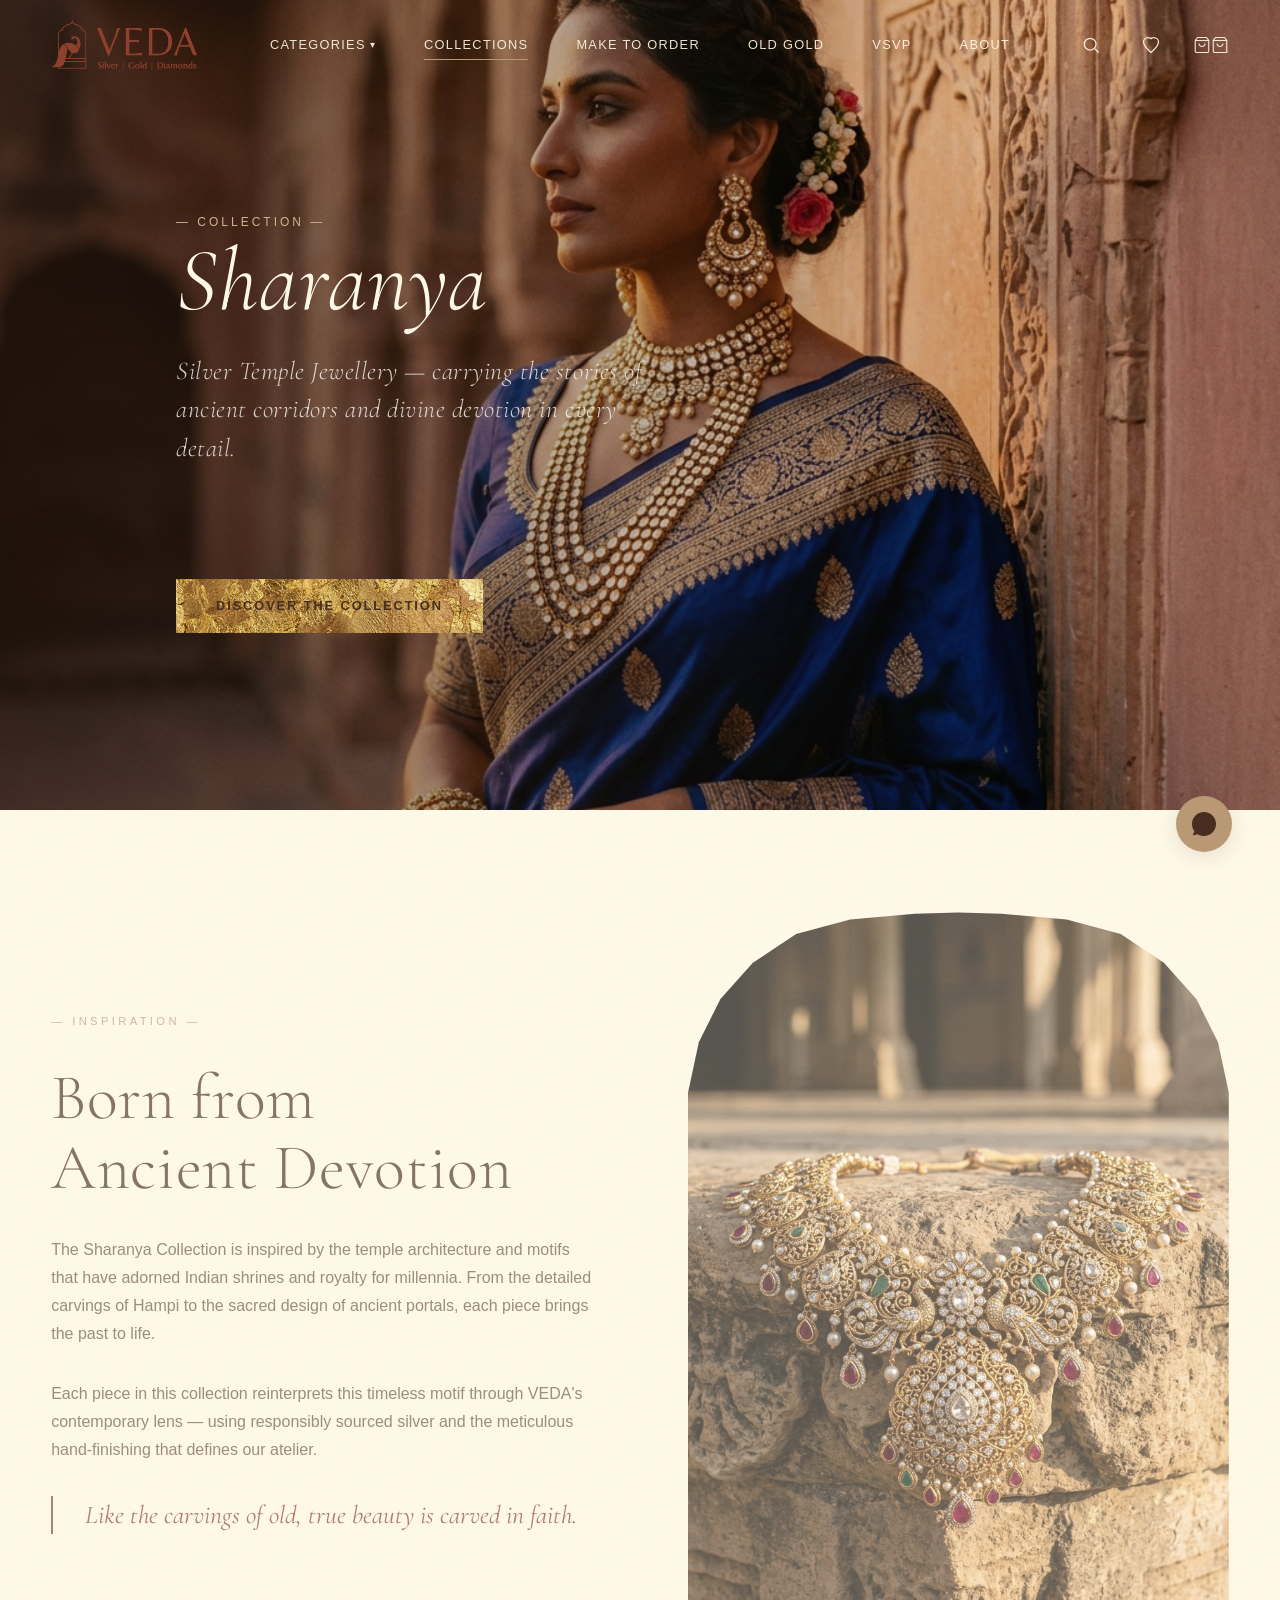
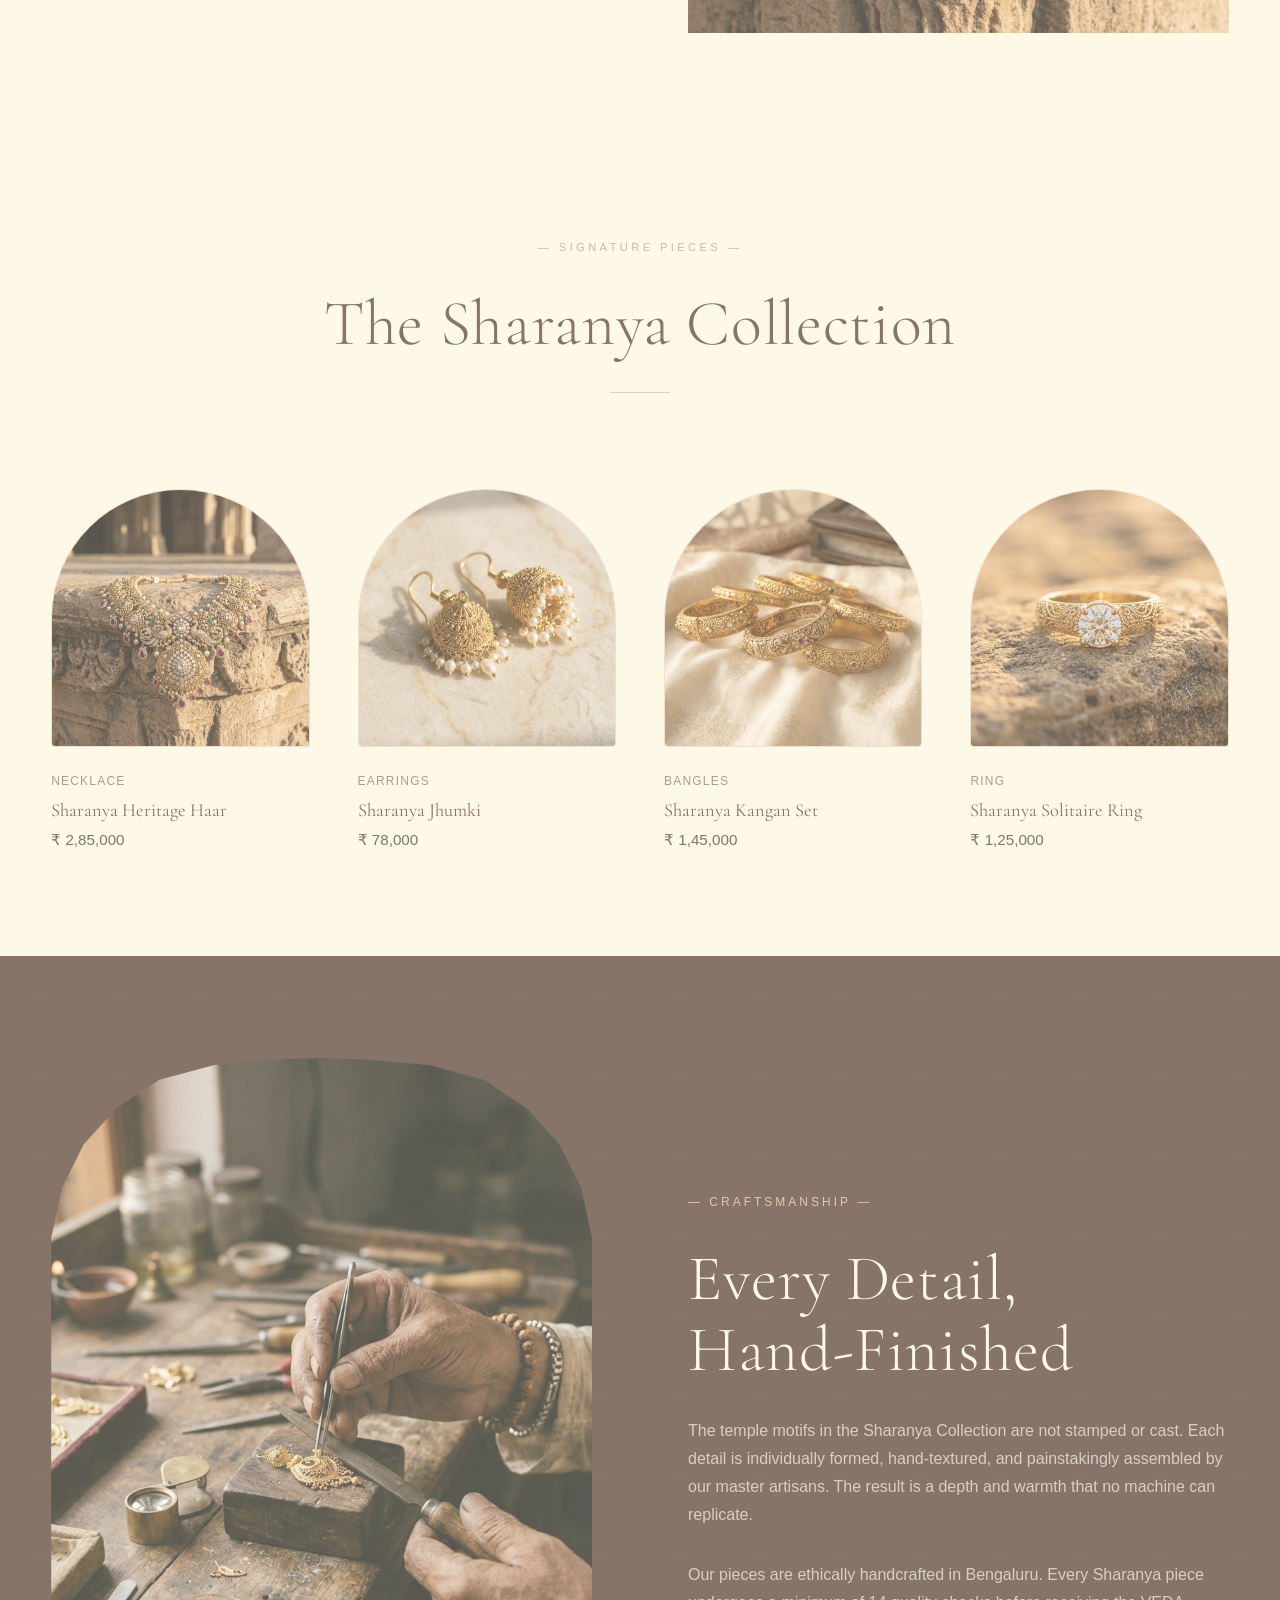
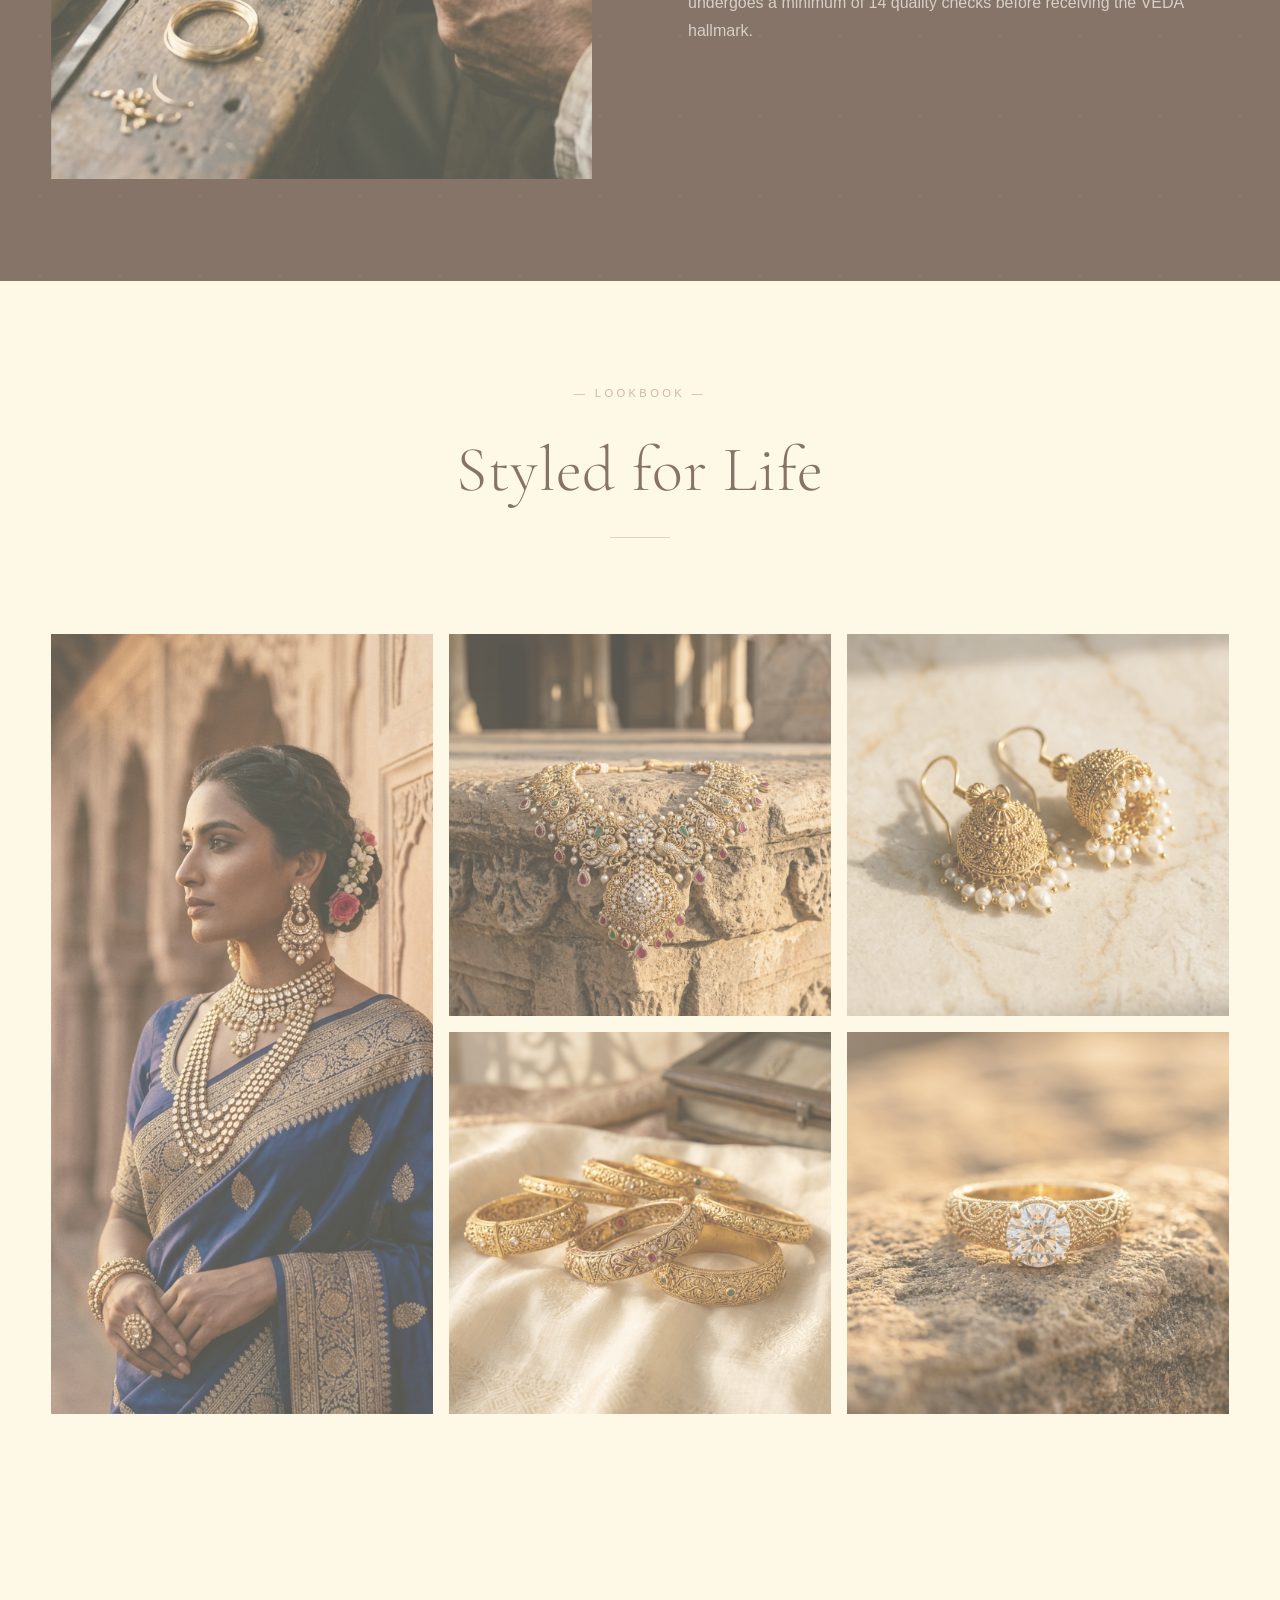
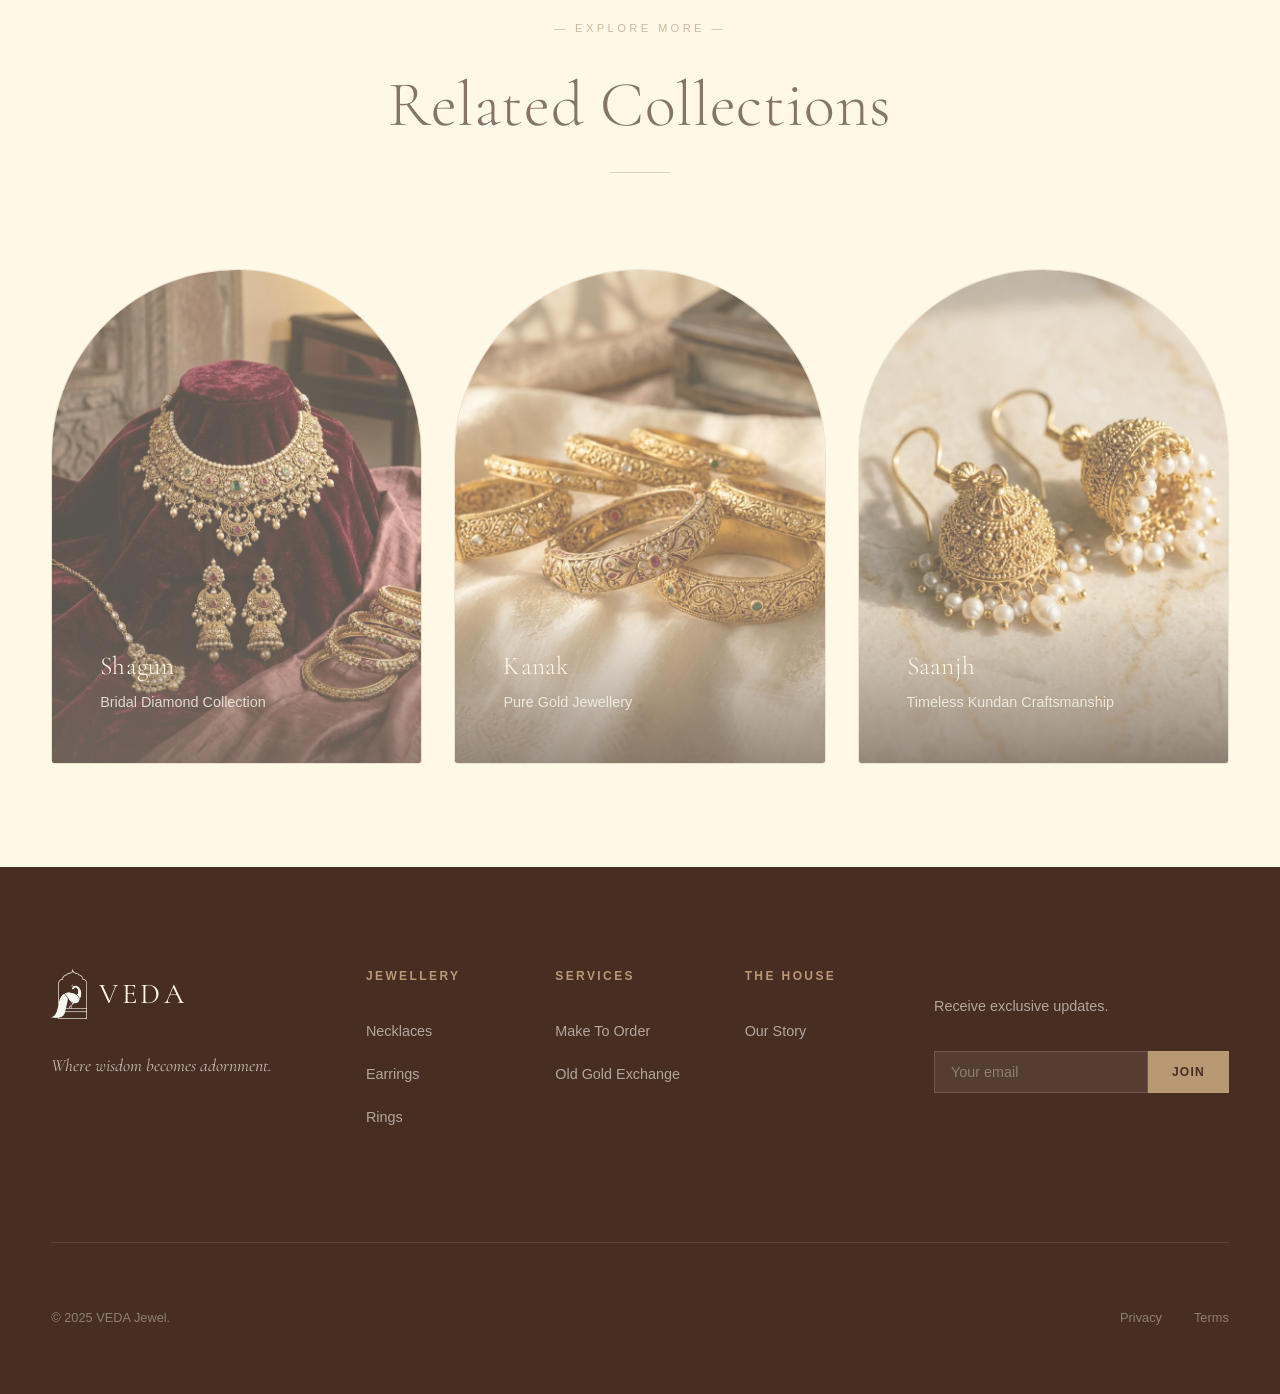
<file: collection.html>
<!DOCTYPE html>
<html lang="en">
<head>
  <meta charset="UTF-8">
  <meta name="viewport" content="width=device-width, initial-scale=1.0">
  <title>The Sharanya Collection — VEDA Jewel</title>
  <meta name="description" content="Explore the Sharanya Collection by VEDA — silver temple jewellery inspired by ancient monuments, crafted in pure silver with heritage details.">
  <link rel="icon" type="image/svg+xml" href="assets/icons/favicon.svg">
  <link rel="stylesheet" href="css/style.css?v=2.0">
  <style>
    .collection-hero { min-height: 90vh; }
    .collection-hero .hero-content { max-width: 600px; text-align: left; }
    .lookbook-grid { display: grid; grid-template-columns: 1fr 1fr 1fr; gap: var(--space-sm); }
    .lookbook-grid .look-tall { grid-row: span 2; }
    .lookbook-grid .gallery-item { overflow: hidden; }
    .lookbook-grid .gallery-item img { width: 100%; height: 100%; object-fit: cover; }
    .related-collections { display: grid; grid-template-columns: repeat(3, 1fr); gap: var(--space-lg); }
    @media (max-width: 768px) {
      .lookbook-grid { grid-template-columns: 1fr 1fr; }
      .lookbook-grid .look-tall { grid-row: span 1; }
      .related-collections { grid-template-columns: 1fr; }
    }
  </style>
</head>
<body>
  <!-- Navigation -->
  <nav class="navbar" id="main-nav">
    <div class="navbar-inner">
      <a href="index.html" class="navbar-logo"><img src="assets/icons/logo-full.png" alt="VEDA Jewel" style="height: 50px; width: auto;"></a>
      <div class="navbar-links">
        <div class="navbar-dropdown-wrapper">
          <a href="category.html" class="navbar-dropdown-toggle">Categories <span class="chevron-arrow">&#9662;</span></a>
          <div class="navbar-dropdown-menu">
            <a href="category.html?category=necklaces">Gold Necklaces</a>
            <a href="category.html?category=pendants">Gold Pendants</a>
            <a href="category.html?category=mangalsutra">Gold Mangalsutras</a>
            <a href="category.html?category=earrings">Gold Earrings</a>
            <a href="category.html?category=rings">Gold Rings</a>
            <a href="category.html?category=bracelets">Gold Bracelets</a>
            <a href="category.html?category=nosepin">Gold Nosepins</a>
          </div>
        </div>
        <a href="collection.html" class="active">Collections</a>
        <a href="make-to-order.html">Make To Order</a>
        <a href="old-gold-exchange.html">Old Gold</a>
        <a href="vsvp.html">VSVP</a>
        <a href="about.html">About</a>
      </div>
      <div class="navbar-utility">
        <button aria-label="Search" class="hide-mobile">
          <svg viewBox="0 0 24 24" fill="none" stroke="currentColor" stroke-width="1.5"><circle cx="11" cy="11" r="7"/><path d="M16.5 16.5L21 21"/></svg>
        </button>
        <a href="#" aria-label="Wishlist" class="hide-mobile">
          <svg viewBox="0 0 24 24" fill="none" stroke="currentColor" stroke-width="1.5"><path d="M12 21C12 21 3 13.5 3 8.5C3 5.42 5.42 3 8.5 3C10.24 3 11.91 3.81 12 5C12.09 3.81 13.76 3 15.5 3C18.58 3 21 5.42 21 8.5C21 13.5 12 21 12 21Z"/></svg>
        </a>
        <a href="#" aria-label="Cart" class="hide-mobile">
          <svg viewBox="0 0 24 24" fill="none" stroke="currentColor" stroke-width="1.5"><path d="M6 2L3 6V20C3 20.53 3.21 21.04 3.59 21.41C3.96 21.79 4.47 22 5 22H19C19.53 22 20.04 21.79 20.41 21.41C20.79 21.04 21 20.53 21 20V6L18 2H6Z"/><path d="M3 6H21"/><path d="M16 10C16 11.06 15.58 12.08 14.83 12.83C14.08 13.58 13.06 14 12 14C10.94 14 9.92 13.58 9.17 12.83C8.42 12.08 8 11.06 8 10"/></svg>
          <svg viewBox="0 0 24 24" fill="none" stroke="currentColor" stroke-width="1.5"><path d="M6 2L3 6V20C3 20.53 3.21 21.04 3.59 21.41C3.96 21.79 4.47 22 5 22H19C19.53 22 20.04 21.79 21.41 21.41C20.79 21.04 21 20.53 21 20V6L18 2H6Z"/><path d="M3 6H21"/><path d="M16 10C16 11.06 15.58 12.08 14.83 12.83C14.08 13.58 13.06 14 12 14C10.94 14 9.92 13.58 9.17 12.83C8.42 12.08 8 11.06 8 10"/></svg>
        </a>
        <div class="navbar-hamburger" id="hamburger-toggle"><span></span><span></span><span></span></div>
      </div>
    </div>
  </nav>
  <div class="mobile-menu" id="mobile-menu">
    <button class="mobile-menu-close" aria-label="Close menu">&times;</button><a href="index.html">Home</a><a href="category.html">Categories</a><a href="collection.html">Collections</a><a href="make-to-order.html">Make To Order</a><a href="old-gold-exchange.html">Old Gold</a><a href="vsvp.html">VSVP</a>
    <a href="about.html">Our Story</a></div>

  <!-- Collection Hero -->
  <section class="hero collection-hero">
    <div class="hero-bg"><img src="assets/images/editorial-model.png" alt="The Sharanya Collection" style="width:100%;height:100%;object-fit:cover;"><div class="hero-overlay" style="background:linear-gradient(90deg,rgba(44,24,16,0.65) 0%,rgba(44,24,16,0.2) 60%,transparent 100%);"></div></div>
    <div class="hero-content" style="align-self:center;margin-left:10%;padding-top:100px;">
      <span class="label" style="color:var(--gold-light);">— Collection —</span>
      <h1 class="display-lg" style="color:var(--text-light);">Sharanya</h1>
      <p class="subtitle" style="color:rgba(250,247,242,0.8);">Silver Temple Jewellery — carrying the stories of ancient corridors and divine devotion in every detail.</p>
      <a href="#pieces" class="btn btn-gold mt-xl">Discover the Collection</a>
    </div>
  </section>

  <!-- Inspiration Story -->
  <section class="bg-cream bg-pattern-jaali-light">
    <div class="container" style="position:relative;z-index:1;">
      <div class="split-layout" style="min-height:auto;gap:var(--space-3xl);align-items:center;">
        <div class="reveal" style="padding:0;">
          <span class="label-gold">— Inspiration —</span>
          <h2 style="margin:var(--space-lg) 0;">Born from<br>Ancient Devotion</h2>
          <p style="margin-bottom:var(--space-lg);">The Sharanya Collection is inspired by the temple architecture and motifs that have adorned Indian shrines and royalty for millennia. From the detailed carvings of Hampi to the sacred design of ancient portals, each piece brings the past to life.</p>
          <p style="margin-bottom:var(--space-lg);">Each piece in this collection reinterprets this timeless motif through VEDA's contemporary lens — using responsibly sourced silver and the meticulous hand-finishing that defines our atelier.</p>
          <div class="quote-block"><p class="quote-text">Like the carvings of old, true beauty is carved in faith.</p></div>
        </div>
        <div class="reveal-right" style="padding:0;">
          <div class="arch-frame" style="aspect-ratio:3/4;overflow:hidden;">
            <img src="assets/images/hero-necklace.png" alt="Sharanya Necklace Detail" style="width:100%;height:100%;object-fit:cover;">
          </div>
        </div>
      </div>
    </div>
  </section>

  <!-- Signature Pieces -->
  <section class="bg-beige" id="pieces">
    <div class="container">
      <div class="section-header reveal"><span class="label-gold">— Signature Pieces —</span><h2>The Sharanya Collection</h2><hr class="gold-line-long"></div>
      <div class="grid grid-4 reveal" style="gap:var(--space-xl);">
        <a href="product-detail.html" class="card-product"><div class="card-product-image"><img src="assets/images/hero-necklace.png" alt="Sharanya Heritage Haar"></div><div class="card-product-category">Necklace</div><h5>Sharanya Heritage Haar</h5><div class="card-product-price">₹ 2,85,000</div></a>
        <a href="product-detail.html" class="card-product"><div class="card-product-image"><img src="assets/images/gold-earrings.png" alt="Sharanya Jhumki"></div><div class="card-product-category">Earrings</div><h5>Sharanya Jhumki</h5><div class="card-product-price">₹ 78,000</div></a>
        <a href="product-detail.html" class="card-product"><div class="card-product-image"><img src="assets/images/gold-bangles.png" alt="Sharanya Kangan Set"></div><div class="card-product-category">Bangles</div><h5>Sharanya Kangan Set</h5><div class="card-product-price">₹ 1,45,000</div></a>
        <a href="product-detail.html" class="card-product"><div class="card-product-image"><img src="assets/images/diamond-ring.png" alt="Sharanya Solitaire Ring"></div><div class="card-product-category">Ring</div><h5>Sharanya Solitaire Ring</h5><div class="card-product-price">₹ 1,25,000</div></a>
      </div>
    </div>
  </section>

  <!-- Craftsmanship Detail -->
  <section class="bg-deep bg-pattern-jaali-dark luxury-texture" style="padding:var(--section-pad) 0;position:relative;">
    <div class="container" style="position:relative;z-index:2;">
      <div class="split-layout" style="min-height:auto;gap:var(--space-3xl);align-items:center;">
        <div class="reveal-left" style="padding:0;">
          <div class="arch-frame" style="aspect-ratio:3/4;overflow:hidden;border-color:var(--border-gold);">
            <img src="assets/images/artisan-crafting.png" alt="Sharanya Craftsmanship" style="width:100%;height:100%;object-fit:cover;">
          </div>
        </div>
        <div class="reveal-right" style="padding:0;">
          <span class="label" style="color:var(--gold-light);">— Craftsmanship —</span>
          <h2 style="color:var(--text-light);margin:var(--space-lg) 0;">Every Detail,<br>Hand-Finished</h2>
          <p style="color:rgba(250,247,242,0.7);margin-bottom:var(--space-lg);">The temple motifs in the Sharanya Collection are not stamped or cast. Each detail is individually formed, hand-textured, and painstakingly assembled by our master artisans. The result is a depth and warmth that no machine can replicate.</p>
          <p style="color:rgba(250,247,242,0.7);">Our pieces are ethically handcrafted in Bengaluru. Every Sharanya piece undergoes a minimum of 14 quality checks before receiving the VEDA hallmark.</p>
        </div>
      </div>
    </div>
  </section>

  <!-- Lookbook -->
  <section class="bg-cream">
    <div class="container">
      <div class="section-header reveal"><span class="label-gold">— Lookbook —</span><h2>Styled for Life</h2><hr class="gold-line-long"></div>
      <div class="lookbook-grid reveal">
        <div class="gallery-item look-tall"><img src="assets/images/editorial-model.png" alt="Sharanya Lookbook" style="width:100%;height:100%;object-fit:cover;"></div>
        <div class="gallery-item"><img src="assets/images/hero-necklace.png" alt="Sharanya Detail" style="width:100%;height:100%;object-fit:cover;"></div>
        <div class="gallery-item"><img src="assets/images/gold-earrings.png" alt="Sharanya Earrings" style="width:100%;height:100%;object-fit:cover;"></div>
        <div class="gallery-item"><img src="assets/images/gold-bangles.png" alt="Sharanya Bangles" style="width:100%;height:100%;object-fit:cover;"></div>
        <div class="gallery-item"><img src="assets/images/diamond-ring.png" alt="Sharanya Ring" style="width:100%;height:100%;object-fit:cover;"></div>
      </div>
    </div>
  </section>

  <!-- Related Collections -->
  <section class="bg-beige">
    <div class="container"><div class="section-header reveal"><span class="label-gold">— Explore More —</span><h2>Related Collections</h2><hr class="gold-line-long"></div>
      <div class="related-collections reveal">
        <a href="collection.html" class="card-editorial arch-card" style="aspect-ratio:3/4;"><img src="assets/images/bridal-set.png" alt="Shagun Collection" style="width:100%;height:100%;object-fit:cover;"><div class="card-overlay"><h3>Shagun</h3><p>Bridal Diamond Collection</p></div></a>
        <a href="collection.html" class="card-editorial arch-card" style="aspect-ratio:3/4;"><img src="assets/images/gold-bangles.png" alt="Kanak Collection" style="width:100%;height:100%;object-fit:cover;"><div class="card-overlay"><h3>Kanak</h3><p>Pure Gold Jewellery</p></div></a>
        <a href="collection.html" class="card-editorial arch-card" style="aspect-ratio:3/4;"><img src="assets/images/gold-earrings.png" alt="Saanjh Collection" style="width:100%;height:100%;object-fit:cover;"><div class="card-overlay"><h3>Saanjh</h3><p>Timeless Kundan Craftsmanship</p></div></a>
      </div>
    </div>
  </section>

  <!-- Footer -->
  <footer class="footer"><div class="container"><div class="footer-grid"><div class="footer-brand"><div class="footer-logo"><a href="index.html" style="display:flex;align-items:center;gap:0.75rem;"><img src="assets/icons/logo-peacock.png" alt="VEDA" style="height:50px;width:auto;filter:brightness(0) invert(0.7) sepia(1) saturate(2) hue-rotate(10deg);"><span style="font-family:var(--font-display);font-size:1.8rem;letter-spacing:0.12em;color:var(--gold-aged);">VEDA</span></a></div><p class="footer-tagline">Where wisdom becomes adornment.</p></div><div class="footer-column"><h5>Jewellery</h5><ul><li><a href="category.html">Necklaces</a></li><li><a href="category.html">Earrings</a></li><li><a href="category.html">Rings</a></li></ul></div><div class="footer-column"><h5>Services</h5><ul><li><a href="make-to-order.html">Make To Order</a></li><li><a href="old-gold-exchange.html">Old Gold Exchange</a></li></ul></div><div class="footer-column"><h5>The House</h5><ul><li><a href="about.html">Our Story</a></li></ul></div><div class="footer-newsletter"><h5>Stay Connected</h5><p>Receive exclusive updates.</p><form class="footer-newsletter-form" onsubmit="event.preventDefault();"><input type="email" placeholder="Your email"><button type="submit">Join</button></form></div></div><div class="footer-bottom"><p>&copy; 2025 VEDA Jewel.</p><div class="footer-bottom-links"><a href="#">Privacy</a><a href="#">Terms</a></div></div></div></footer>
  <div class="sticky-ctas"><a href="https://wa.me/919187204025" class="sticky-cta sticky-cta-whatsapp" aria-label="WhatsApp"><svg viewBox="0 0 24 24" fill="currentColor"><path d="M17.472 14.382c-.297-.149-1.758-.867-2.03-.967-.273-.099-.471-.148-.67.15-.197.297-.767.966-.94 1.164-.173.199-.347.223-.644.075-.297-.15-1.255-.463-2.39-1.475-.883-.788-1.48-1.761-1.653-2.059-.173-.297-.018-.458.13-.606.134-.133.298-.347.446-.52.149-.174.198-.298.298-.497.099-.198.05-.371-.025-.52-.075-.149-.669-1.612-.916-2.207-.242-.579-.487-.5-.669-.51-.173-.008-.371-.01-.57-.01-.198 0-.52.074-.792.372-.272.297-1.04 1.016-1.04 2.479 0 1.462 1.065 2.875 1.213 3.074.149.198 2.096 3.2 5.077 4.487.709.306 1.262.489 1.694.625.712.227 1.36.195 1.871.118.571-.085 1.758-.719 2.006-1.413.248-.694.248-1.289.173-1.413-.074-.124-.272-.198-.57-.347z"/><path d="M12 0C5.373 0 0 5.373 0 12c0 2.625.846 5.059 2.284 7.034L.789 23.492l4.634-1.215A11.95 11.95 0 0012 24c6.627 0 12-5.373 12-12S18.627 0 12 0z"/></svg></a></div>
  <script src="js/main.js"></script>
</body>
</html>
</file>
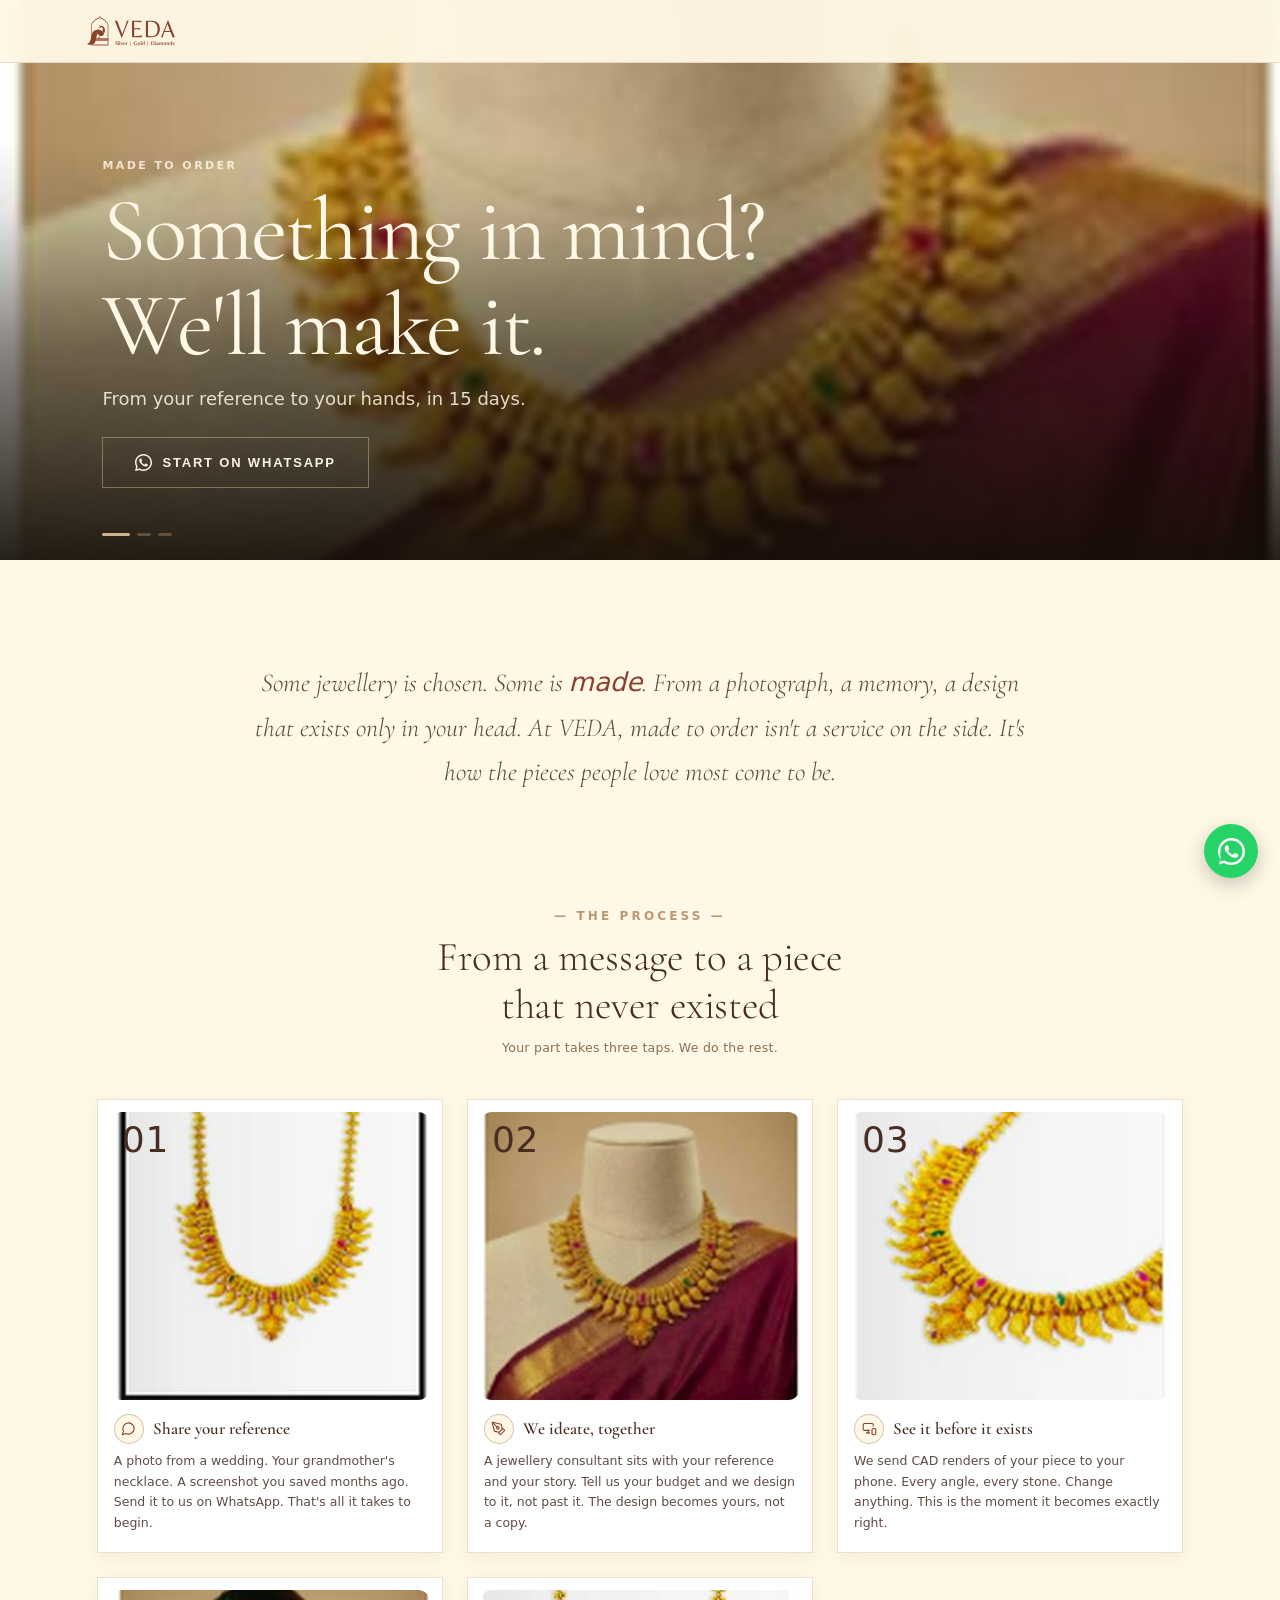
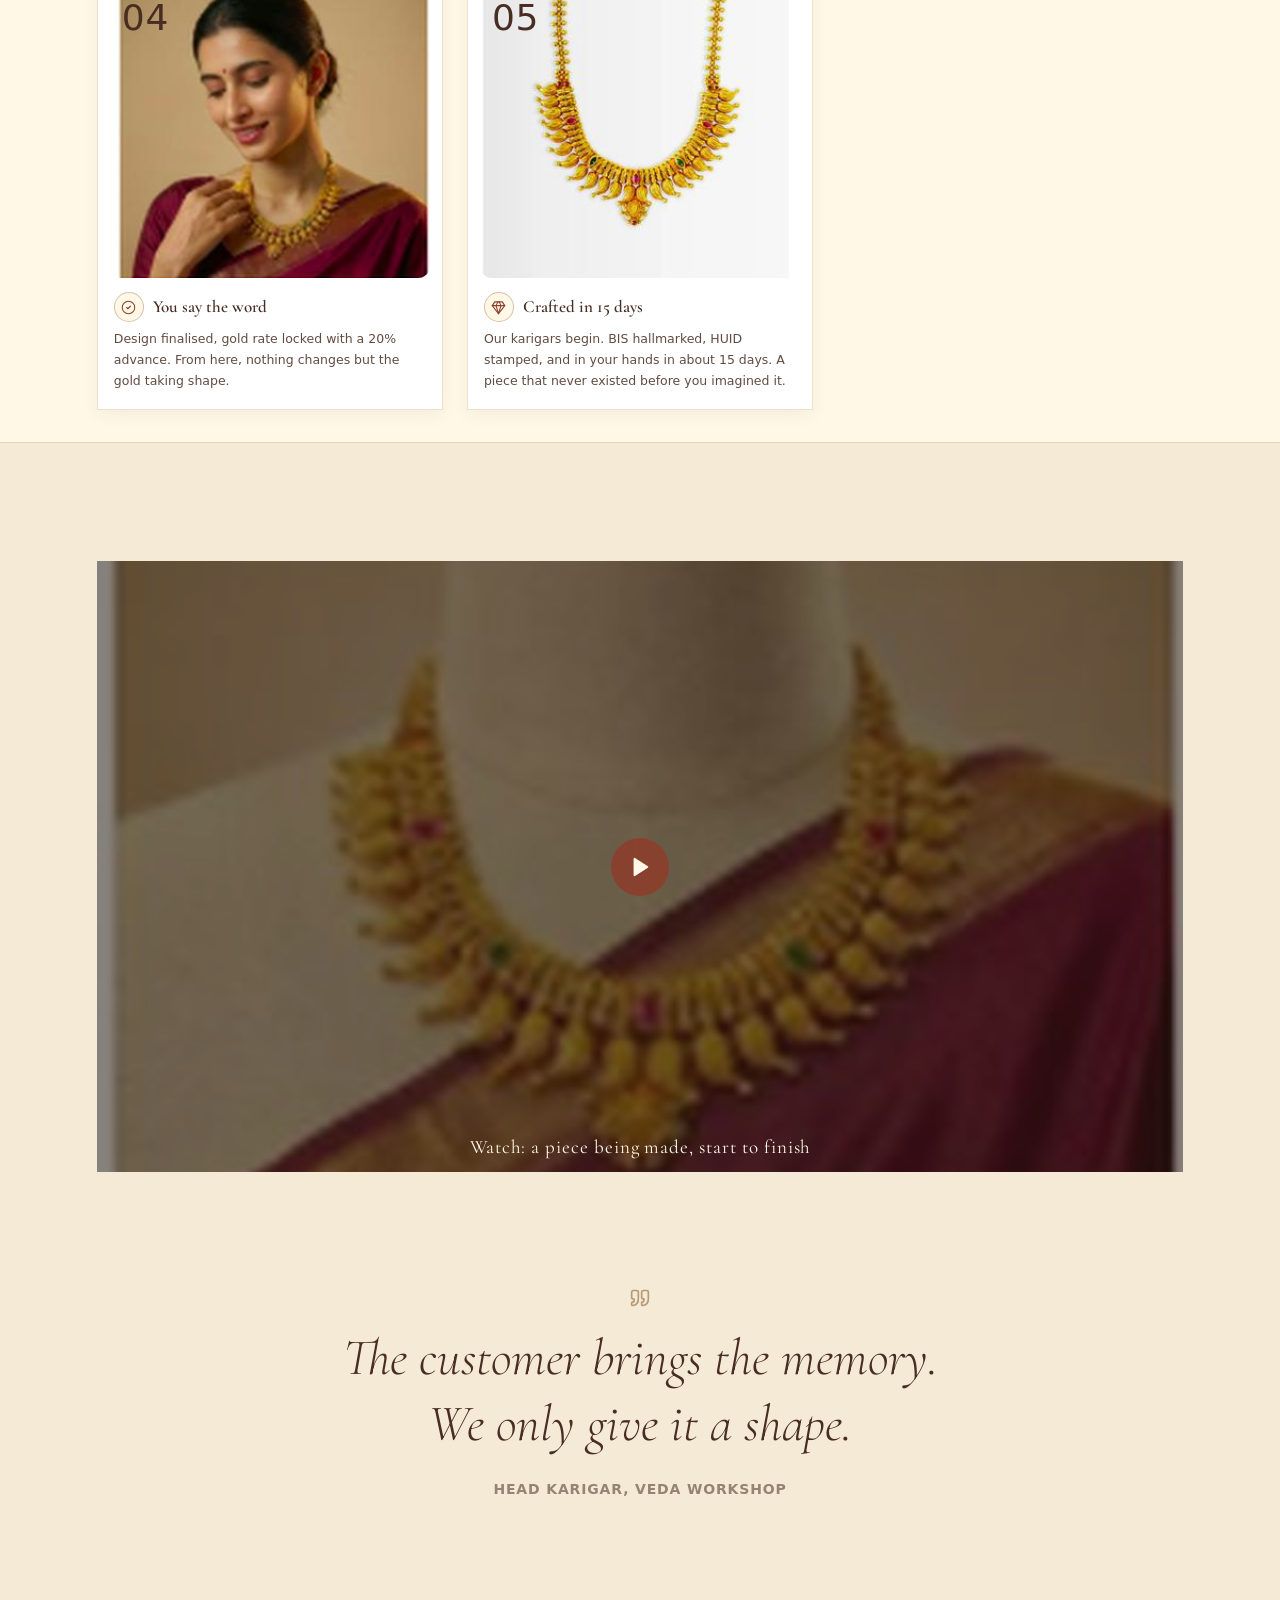
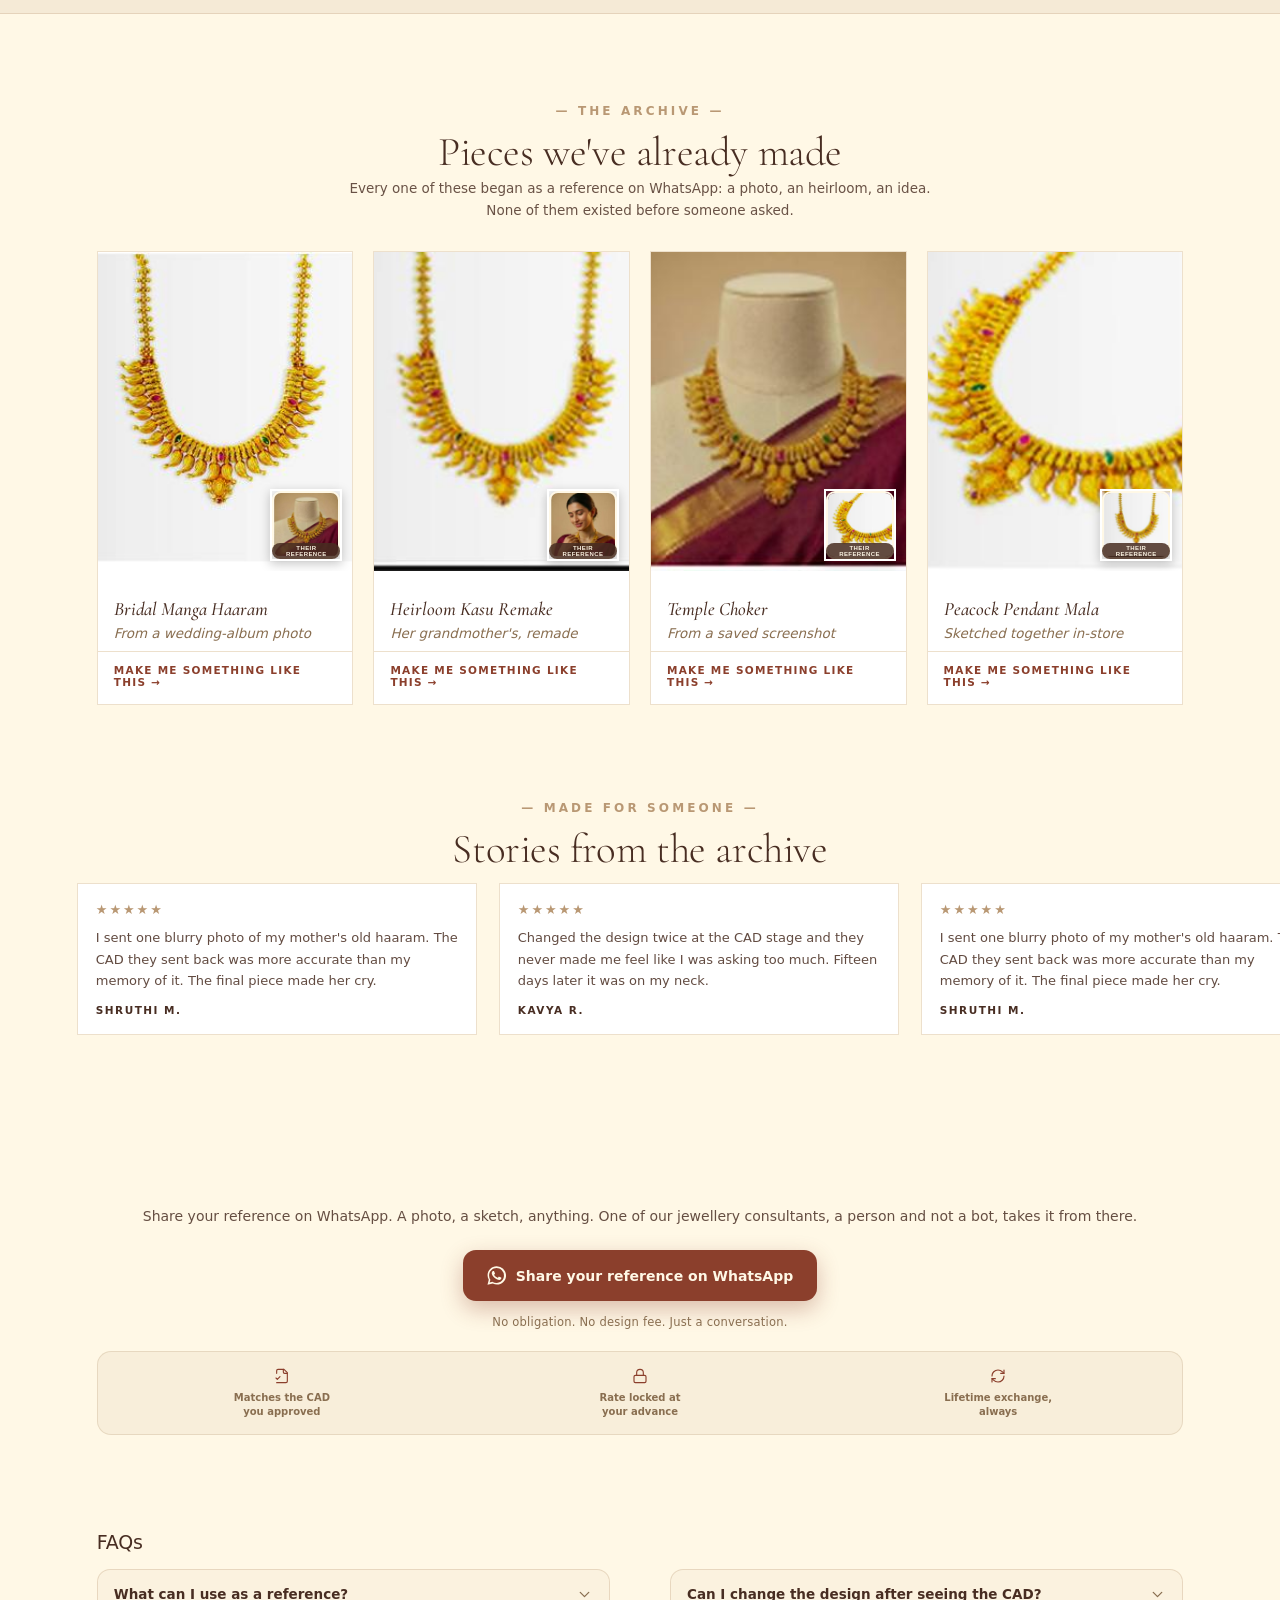
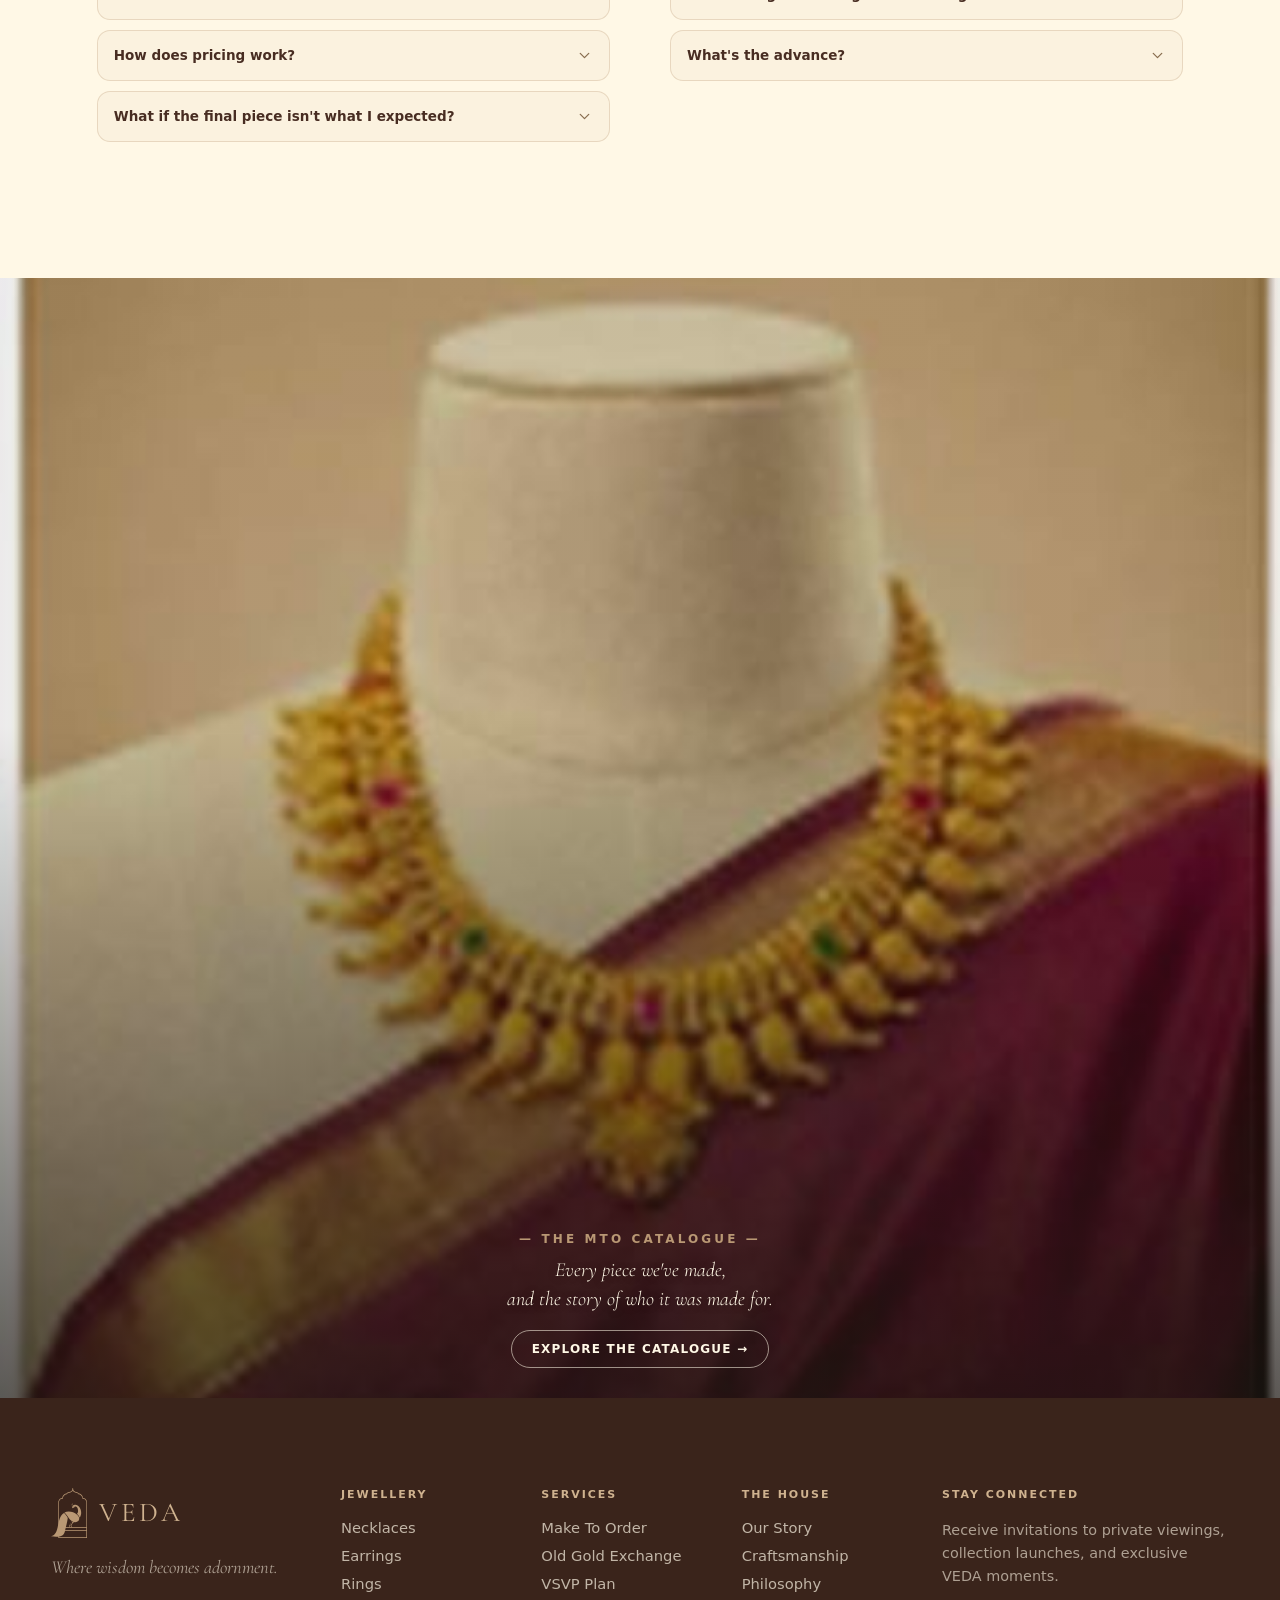
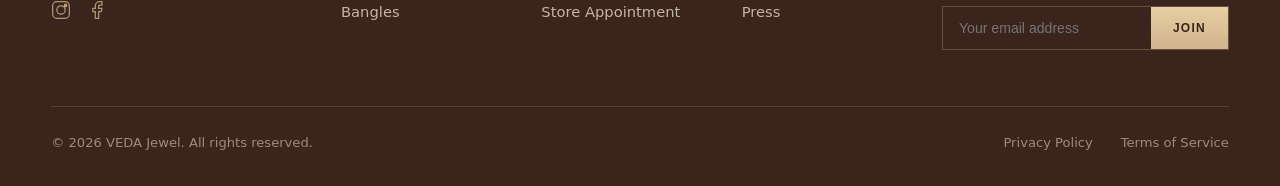
<file: make-to-order.html>
﻿<!DOCTYPE html>
<html lang="en">
<head>
<meta charset="utf-8">
<meta name="viewport" content="width=device-width, initial-scale=1">
<title>VEDA · Made to Order</title>
<style>html,body{margin:0;padding:0;background:#3a2318}</style>
<link rel="preconnect" href="https://fonts.googleapis.com">
<link rel="preconnect" href="https://fonts.gstatic.com" crossorigin>
<link href="https://fonts.googleapis.com/css2?family=Cormorant+Garamond:ital,wght@0,300;0,400;0,600;1,300;1,400&display=swap" rel="stylesheet">
<style id="veda-overrides">
/* ── Global body background ── */
html, body { background: #FFF8E6 !important; }

/* ── Serif display font ── */
.heroLine, .secTitle, .whisper > p, .filmCaption, .pull blockquote,
.chapBody h3, .catLine, blockquote { font-family: 'Cormorant Garamond', Georgia, serif !important; }

/* ── Eyebrow labels: gold with em-dash decorators ── */
.secEyebrow, .catEyebrow {
  color: #B99874 !important;
  font-size: 12px !important;
  letter-spacing: .26em !important;
  font-weight: 600 !important;
  opacity: 1 !important;
}
.secEyebrow::before, .catEyebrow::before { content: '\2014\00a0'; }
.secEyebrow::after,  .catEyebrow::after  { content: '\00a0\2014'; }

/* ── Hero eyebrow: ivory on dark ── */
.heroEyebrow {
  color: rgba(255,248,230,0.82) !important;
  font-size: 11px !important;
  letter-spacing: .22em !important;
  font-weight: 600 !important;
}

/* ── Hero gradient ── */
.heroShade {
  background: linear-gradient(to top, rgba(20,14,8,0.92) 0%, rgba(20,14,8,0.50) 38%, rgba(20,14,8,0.10) 62%, rgba(20,14,8,0) 75%) !important;
}
.heroLine { font-weight: 400 !important; }

/* ── Carousel dots: thin pills ── */
.hDot { width: 14px !important; height: 3px !important; background: rgba(207,178,143,0.32) !important; border-radius: 2px !important; }
.hDot.on { width: 28px !important; height: 3px !important; background: #CFB28F !important; border-radius: 2px !important; }

/* ── Hero injected CTA: outlined button ── */
.hero-wa-cta {
  display: inline-flex !important; align-items: center !important; gap: 10px !important;
  margin-top: 28px !important; padding: 16px 32px !important;
  background: transparent !important; border: 1px solid rgba(207,178,143,0.5) !important;
  color: #FBF3E2 !important; text-decoration: none !important;
  font-family: Switzer, -apple-system, sans-serif !important;
  font-size: 13px !important; font-weight: 600 !important;
  letter-spacing: .14em !important; text-transform: uppercase !important;
  border-radius: 0 !important; transition: background .3s, border-color .3s !important;
}
.hero-wa-cta:hover { background: rgba(207,178,143,0.12) !important; border-color: rgba(207,178,143,0.8) !important; }

/* ── Hide sticky bar (replaced by FAB) ── */
.sticky { display: none !important; }

/* ── Hide React footer (replaced by injected footer) ── */
.ftr { display: none !important; }

/* ── Archive cards: white with cream border ── */
.acard { background: #fff !important; border: 1px solid #EDE0CC !important; border-radius: 0 !important; overflow: hidden !important; }
.aimg { border-radius: 0 !important; }
.aname { color: #482D22 !important; font-family: 'Cormorant Garamond', Georgia, serif !important; font-size: 1.18rem !important; font-style: italic !important; font-weight: 500 !important; padding: 16px 16px 0 !important; margin: 0 !important; line-height: 1.3 !important; }
.anote { color: #896E50 !important; font-size: 0.84rem !important; font-style: italic !important; padding: 5px 16px 0 !important; margin: 0 !important; }
.aenq  { color: #8B3F2C !important; font-size: 10.5px !important; font-weight: 700 !important; letter-spacing: .12em !important; text-transform: uppercase !important; padding: 12px 16px 16px !important; margin: 10px 0 0 !important; border-top: 1px solid #EDE0CC !important; display: block !important; }
/* ── Archive refInset: small corner thumbnail ── */
.aimg { position: relative !important; overflow: hidden !important; }
.refInset { position: absolute !important; bottom: 10px !important; right: 10px !important; left: auto !important; top: auto !important; width: 72px !important; height: 72px !important; overflow: hidden !important; border: 2px solid #fff !important; box-shadow: 0 3px 10px rgba(0,0,0,0.22) !important; border-radius: 0 !important; }
.refInset img { width: 100% !important; height: 100% !important; object-fit: cover !important; display: block !important; }
.refInset span { position: absolute !important; bottom: 0 !important; left: 0 !important; right: 0 !important; top: auto !important; background: rgba(72,45,34,0.85) !important; text-align: center !important; font-size: 6px !important; letter-spacing: .07em !important; padding: 2px 3px !important; text-transform: uppercase !important; font-weight: 700 !important; color: #FBF3E2 !important; font-family: Switzer,-apple-system,sans-serif !important; }

/* ── Review cards: white with cream border ── */
.rcard { background: #fff !important; border: 1px solid #EDE0CC !important; border-radius: 0 !important; }
.rwho { color: #482D22 !important; font-weight: 600 !important; }
.stars { color: #B99874 !important; }

/* ── Process step cards ── */
.slide { background: #fff !important; border: 1px solid #EDE0CC !important; border-radius: 0 !important; }

/* ── Section titles ── */
.secTitle { color: #482D22 !important; }
.whisper > p { color: rgba(72,45,34,0.88) !important; }
.chapBody h3 { color: #482D22 !important; }
.pullWho { font-size: 13px !important; letter-spacing: .06em !important; color: rgba(72,45,34,0.55) !important; }

/* ── Hide chat mock ── */
section.chatMock { display: none !important; }

/* ── Marquee animation ── */
@keyframes veda-marquee {
  0%   { transform: translateX(0); }
  100% { transform: translateX(-50%); }
}

/* ── Mobile base ── */
.heroLine  { font-size: 44px !important; line-height: 1.06 !important; letter-spacing: -.025em !important; }
.secTitle  { font-size: 28px !important; line-height: 1.18 !important; font-weight: 300 !important; }
.whisper > p { font-size: 18px !important; line-height: 1.72 !important; font-style: italic !important; }
.pull blockquote { font-size: 22px !important; line-height: 1.4 !important; font-weight: 300 !important; }
.chapBody h3 { font-size: 17px !important; font-family: 'Cormorant Garamond', Georgia, serif !important; font-weight: 600 !important; }
.heroText { text-align: left !important; padding: 0 26px !important; }
.heroDots { justify-content: flex-start !important; padding-left: 26px !important; }

/* ── Mobile process steps: horizontal snap scroll ── */
.stepRail { display: flex !important; flex-direction: row !important; overflow-x: auto !important; scroll-snap-type: x mandatory !important; -webkit-overflow-scrolling: touch !important; gap: 14px !important; padding: 4px 20px 20px !important; scrollbar-width: none !important; flex-wrap: nowrap !important; }
.stepRail::-webkit-scrollbar { display: none !important; }
.slide { flex: 0 0 82vw !important; width: 82vw !important; max-width: 300px !important; scroll-snap-align: start !important; min-width: 0 !important; }
.stepDots { display: none !important; }

/* Mobile spacing */
section.whisper  { padding: 56px 24px 16px !important; }
section.chapters { padding: 56px 0 6px !important; }
section.film     { padding: 56px 20px 6px !important; }
section.pull     { padding: 56px 24px !important; }
section.archive  { padding: 56px 20px 6px !important; }
section.stories  { padding: 56px 0 40px !important; }
section.begin    { padding: 56px 20px 6px !important; }
section.faq      { padding: 56px 20px 60px !important; }

/* ── DESKTOP LAYOUT ── */
@media (min-width: 768px) {
  .veda-wrap  { display: block !important; background: #FFF8E6 !important; min-height: 100vh; }
  .veda       { max-width: 100% !important; height: auto !important; min-height: 100vh; overflow: visible !important; box-shadow: none !important; background: #FFF8E6 !important; }
  .hdr .icon  { display: none !important; }
  .hdr { position: fixed !important; top: 0 !important; left: 0 !important; right: 0 !important; width: 100% !important; padding: 16px clamp(40px,6vw,100px) !important; z-index: 50 !important; background: rgba(255,248,230,.95) !important; backdrop-filter: blur(12px) !important; }
  .wordmark { height: 30px !important; }

  .hero { aspect-ratio: 16/7 !important; width: 100% !important; }
  .heroLine { font-size: clamp(56px,6.5vw,96px) !important; max-width: 860px !important; }
  .heroSub  { font-size: 18px !important; max-width: 500px !important; margin-top: 14px !important; }
  .heroText { padding: 0 clamp(60px,8vw,120px) !important; bottom: clamp(60px,8vh,100px) !important; max-width: 1000px !important; }
  .heroDots { padding-left: clamp(60px,8vw,120px) !important; bottom: 24px !important; }

  section.whisper, section.chapters, section.film, section.pull,
  section.archive, section.begin, section.faq {
    max-width: 1240px !important; margin-left: auto !important; margin-right: auto !important;
    padding-left: clamp(40px,6vw,100px) !important; padding-right: clamp(40px,6vw,100px) !important;
  }

  section.whisper { padding-top: 100px !important; padding-bottom: 24px !important; }
  .whisper > p { font-size: 26px !important; max-width: 780px !important; margin: 0 auto !important; text-align: center !important; }

  section.chapters { padding-top: 90px !important; }
  .chapHead { text-align: center !important; max-width: 640px !important; margin: 0 auto 44px !important; padding: 0 !important; }
  .stepRail { display: grid !important; grid-template-columns: repeat(3,1fr) !important; overflow: visible !important; padding: 0 !important; gap: 24px !important; flex-direction: unset !important; }
  .slide { flex: none !important; width: 100% !important; max-width: none !important; scroll-snap-align: none !important; }
  .secTitle { font-size: clamp(30px,3.2vw,46px) !important; }

  section.film { padding-top: 90px !important; }
  .filmWrap  { aspect-ratio: 16/9 !important; max-width: 100% !important; border-radius: 0 !important; }
  .filmCaption { text-align: center !important; margin-top: 20px !important; font-size: 19px !important; }

  section.pull { padding-top: 110px !important; padding-bottom: 110px !important; text-align: center !important; }
  .pull blockquote { font-size: clamp(28px,4vw,54px) !important; max-width: 860px !important; margin: 0 auto !important; line-height: 1.28 !important; }
  .pullWho { font-size: 14px !important; margin-top: 24px !important; display: block !important; }

  section.archive { padding-top: 90px !important; }
  .archIntro { max-width: 640px !important; margin: 0 auto 10px !important; text-align: center !important; }
  .rail { display: grid !important; grid-template-columns: repeat(4,1fr) !important; gap: 20px !important; overflow: visible !important; padding: 20px 0 0 !important; }
  .acard { flex: none !important; width: 100% !important; scroll-snap-align: none !important; }
  .rail .acard:nth-child(5) { display: none !important; }

  /* ── Stories: full-bleed marquee on desktop ── */
  section.stories { padding-top: 90px !important; padding-bottom: 60px !important; max-width: 100% !important; margin-left: 0 !important; margin-right: 0 !important; padding-left: 0 !important; padding-right: 0 !important; overflow: hidden !important; }
  section.stories .secHead { max-width: 1240px !important; margin: 0 auto clamp(32px,4vw,52px) !important; padding: 0 clamp(40px,6vw,100px) !important; }
  .reviewRail { display: flex !important; flex-wrap: nowrap !important; width: max-content !important; gap: 22px !important; padding: 10px clamp(40px,6vw,100px) 20px !important; overflow: visible !important; animation: veda-marquee 26s linear infinite !important; }
  .reviewRail:hover { animation-play-state: paused !important; }
  .rcard { flex: 0 0 400px !important; width: 400px !important; }

  section.begin { padding-top: 90px !important; }
  .doorRow { display: grid !important; grid-template-columns: repeat(2,1fr) !important; gap: 20px !important; }

  section.faq { padding-top: 90px !important; padding-bottom: 100px !important; display: grid !important; grid-template-columns: repeat(2,1fr) !important; gap: 0 60px !important; align-items: start !important; }
  section.faq .secHead { grid-column: 1 / -1 !important; }
  .fitem { break-inside: avoid; }
}

@media (min-width: 1100px) {
  .heroLine { font-size: clamp(72px,7vw,108px) !important; }
}

/* ── Injected footer responsive ── */
@media (max-width: 980px) {
  #veda-inj-footer .ftr-grid { grid-template-columns: 1fr 1fr 1fr !important; }
  #veda-inj-footer .ftr-brand { grid-column: 1 / -1 !important; }
  #veda-inj-footer .ftr-news  { grid-column: 1 / -1 !important; }
}
@media (max-width: 680px) {
  #veda-inj-footer .ftr-grid { grid-template-columns: 1fr 1fr !important; gap: 28px 20px !important; }
}
</style></head>
<body>
<div id="root"></div>
<script>(()=>{var cf=Object.create;var yn=Object.defineProperty;var pf=Object.getOwnPropertyDescriptor;var Lf=Object.getOwnPropertyNames;var mf=Object.getPrototypeOf,xf=Object.prototype.hasOwnProperty;var It=(e,t)=>()=>{try{return t||e((t={exports:{}}).exports,t),t.exports}catch(a){throw t=0,a}};var Sf=(e,t,a,u)=>{if(t&&typeof t=="object"||typeof t=="function")for(let r of Lf(t))!xf.call(e,r)&&r!==a&&yn(e,r,{get:()=>t[r],enumerable:!(u=pf(t,r))||u.enumerable});return e};var La=(e,t,a)=>(a=e!=null?cf(mf(e)):{},Sf(t||!e||!e.__esModule?yn(a,"default",{value:e,enumerable:!0}):a,e));var On=It(v=>{"use strict";var ma=Symbol.for("react.element"),Mf=Symbol.for("react.portal"),gf=Symbol.for("react.fragment"),If=Symbol.for("react.strict_mode"),hf=Symbol.for("react.profiler"),Af=Symbol.for("react.provider"),yf=Symbol.for("react.context"),wf=Symbol.for("react.forward_ref"),Cf=Symbol.for("react.suspense"),jf=Symbol.for("react.memo"),kf=Symbol.for("react.lazy"),wn=Symbol.iterator;function Nf(e){return e===null||typeof e!="object"?null:(e=wn&&e[wn]||e["@@iterator"],typeof e=="function"?e:null)}var kn={isMounted:function(){return!1},enqueueForceUpdate:function(){},enqueueReplaceState:function(){},enqueueSetState:function(){}},Nn=Object.assign,vn={};function Ft(e,t,a){this.props=e,this.context=t,this.refs=vn,this.updater=a||kn}Ft.prototype.isReactComponent={};Ft.prototype.setState=function(e,t){if(typeof e!="object"&&typeof e!="function"&&e!=null)throw Error("setState(...): takes an object of state variables to update or a function which returns an object of state variables.");this.updater.enqueueSetState(this,e,t,"setState")};Ft.prototype.forceUpdate=function(e){this.updater.enqueueForceUpdate(this,e,"forceUpdate")};function Dn(){}Dn.prototype=Ft.prototype;function eo(e,t,a){this.props=e,this.context=t,this.refs=vn,this.updater=a||kn}var to=eo.prototype=new Dn;to.constructor=eo;Nn(to,Ft.prototype);to.isPureReactComponent=!0;var Cn=Array.isArray,Tn=Object.prototype.hasOwnProperty,ao={current:null},zn={key:!0,ref:!0,__self:!0,__source:!0};function En(e,t,a){var u,r={},o=null,l=null;if(t!=null)for(u in t.ref!==void 0&&(l=t.ref),t.key!==void 0&&(o=""+t.key),t)Tn.call(t,u)&&!zn.hasOwnProperty(u)&&(r[u]=t[u]);var n=arguments.length-2;if(n===1)r.children=a;else if(1<n){for(var s=Array(n),f=0;f<n;f++)s[f]=arguments[f+2];r.children=s}if(e&&e.defaultProps)for(u in n=e.defaultProps,n)r[u]===void 0&&(r[u]=n[u]);return{$$typeof:ma,type:e,key:o,ref:l,props:r,_owner:ao.current}}function vf(e,t){return{$$typeof:ma,type:e.type,key:t,ref:e.ref,props:e.props,_owner:e._owner}}function uo(e){return typeof e=="object"&&e!==null&&e.$$typeof===ma}function Df(e){var t={"=":"=0",":":"=2"};return"$"+e.replace(/[=:]/g,function(a){return t[a]})}var jn=/\/+/g;function $r(e,t){return typeof e=="object"&&e!==null&&e.key!=null?Df(""+e.key):t.toString(36)}function Nu(e,t,a,u,r){var o=typeof e;(o==="undefined"||o==="boolean")&&(e=null);var l=!1;if(e===null)l=!0;else switch(o){case"string":case"number":l=!0;break;case"object":switch(e.$$typeof){case ma:case Mf:l=!0}}if(l)return l=e,r=r(l),e=u===""?"."+$r(l,0):u,Cn(r)?(a="",e!=null&&(a=e.replace(jn,"$&/")+"/"),Nu(r,t,a,"",function(f){return f})):r!=null&&(uo(r)&&(r=vf(r,a+(!r.key||l&&l.key===r.key?"":(""+r.key).replace(jn,"$&/")+"/")+e)),t.push(r)),1;if(l=0,u=u===""?".":u+":",Cn(e))for(var n=0;n<e.length;n++){o=e[n];var s=u+$r(o,n);l+=Nu(o,t,a,s,r)}else if(s=Nf(e),typeof s=="function")for(e=s.call(e),n=0;!(o=e.next()).done;)o=o.value,s=u+$r(o,n++),l+=Nu(o,t,a,s,r);else if(o==="object")throw t=String(e),Error("Objects are not valid as a React child (found: "+(t==="[object Object]"?"object with keys {"+Object.keys(e).join(", ")+"}":t)+"). If you meant to render a collection of children, use an array instead.");return l}function ku(e,t,a){if(e==null)return e;var u=[],r=0;return Nu(e,u,"","",function(o){return t.call(a,o,r++)}),u}function Tf(e){if(e._status===-1){var t=e._result;t=t(),t.then(function(a){(e._status===0||e._status===-1)&&(e._status=1,e._result=a)},function(a){(e._status===0||e._status===-1)&&(e._status=2,e._result=a)}),e._status===-1&&(e._status=0,e._result=t)}if(e._status===1)return e._result.default;throw e._result}var oe={current:null},vu={transition:null},zf={ReactCurrentDispatcher:oe,ReactCurrentBatchConfig:vu,ReactCurrentOwner:ao};function Pn(){throw Error("act(...) is not supported in production builds of React.")}v.Children={map:ku,forEach:function(e,t,a){ku(e,function(){t.apply(this,arguments)},a)},count:function(e){var t=0;return ku(e,function(){t++}),t},toArray:function(e){return ku(e,function(t){return t})||[]},only:function(e){if(!uo(e))throw Error("React.Children.only expected to receive a single React element child.");return e}};v.Component=Ft;v.Fragment=gf;v.Profiler=hf;v.PureComponent=eo;v.StrictMode=If;v.Suspense=Cf;v.__SECRET_INTERNALS_DO_NOT_USE_OR_YOU_WILL_BE_FIRED=zf;v.act=Pn;v.cloneElement=function(e,t,a){if(e==null)throw Error("React.cloneElement(...): The argument must be a React element, but you passed "+e+".");var u=Nn({},e.props),r=e.key,o=e.ref,l=e._owner;if(t!=null){if(t.ref!==void 0&&(o=t.ref,l=ao.current),t.key!==void 0&&(r=""+t.key),e.type&&e.type.defaultProps)var n=e.type.defaultProps;for(s in t)Tn.call(t,s)&&!zn.hasOwnProperty(s)&&(u[s]=t[s]===void 0&&n!==void 0?n[s]:t[s])}var s=arguments.length-2;if(s===1)u.children=a;else if(1<s){n=Array(s);for(var f=0;f<s;f++)n[f]=arguments[f+2];u.children=n}return{$$typeof:ma,type:e.type,key:r,ref:o,props:u,_owner:l}};v.createContext=function(e){return e={$$typeof:yf,_currentValue:e,_currentValue2:e,_threadCount:0,Provider:null,Consumer:null,_defaultValue:null,_globalName:null},e.Provider={$$typeof:Af,_context:e},e.Consumer=e};v.createElement=En;v.createFactory=function(e){var t=En.bind(null,e);return t.type=e,t};v.createRef=function(){return{current:null}};v.forwardRef=function(e){return{$$typeof:wf,render:e}};v.isValidElement=uo;v.lazy=function(e){return{$$typeof:kf,_payload:{_status:-1,_result:e},_init:Tf}};v.memo=function(e,t){return{$$typeof:jf,type:e,compare:t===void 0?null:t}};v.startTransition=function(e){var t=vu.transition;vu.transition={};try{e()}finally{vu.transition=t}};v.unstable_act=Pn;v.useCallback=function(e,t){return oe.current.useCallback(e,t)};v.useContext=function(e){return oe.current.useContext(e)};v.useDebugValue=function(){};v.useDeferredValue=function(e){return oe.current.useDeferredValue(e)};v.useEffect=function(e,t){return oe.current.useEffect(e,t)};v.useId=function(){return oe.current.useId()};v.useImperativeHandle=function(e,t,a){return oe.current.useImperativeHandle(e,t,a)};v.useInsertionEffect=function(e,t){return oe.current.useInsertionEffect(e,t)};v.useLayoutEffect=function(e,t){return oe.current.useLayoutEffect(e,t)};v.useMemo=function(e,t){return oe.current.useMemo(e,t)};v.useReducer=function(e,t,a){return oe.current.useReducer(e,t,a)};v.useRef=function(e){return oe.current.useRef(e)};v.useState=function(e){return oe.current.useState(e)};v.useSyncExternalStore=function(e,t,a){return oe.current.useSyncExternalStore(e,t,a)};v.useTransition=function(){return oe.current.useTransition()};v.version="18.3.1"});var Ut=It((Wp,Fn)=>{"use strict";Fn.exports=On()});var bn=It(E=>{"use strict";function no(e,t){var a=e.length;e.push(t);e:for(;0<a;){var u=a-1>>>1,r=e[u];if(0<Du(r,t))e[u]=t,e[a]=r,a=u;else break e}}function ke(e){return e.length===0?null:e[0]}function zu(e){if(e.length===0)return null;var t=e[0],a=e.pop();if(a!==t){e[0]=a;e:for(var u=0,r=e.length,o=r>>>1;u<o;){var l=2*(u+1)-1,n=e[l],s=l+1,f=e[s];if(0>Du(n,a))s<r&&0>Du(f,n)?(e[u]=f,e[s]=a,u=s):(e[u]=n,e[l]=a,u=l);else if(s<r&&0>Du(f,a))e[u]=f,e[s]=a,u=s;else break e}}return t}function Du(e,t){var a=e.sortIndex-t.sortIndex;return a!==0?a:e.id-t.id}typeof performance=="object"&&typeof performance.now=="function"?(Un=performance,E.unstable_now=function(){return Un.now()}):(ro=Date,Bn=ro.now(),E.unstable_now=function(){return ro.now()-Bn});var Un,ro,Bn,Oe=[],_e=[],Ef=1,Ie=null,ee=3,Eu=!1,ht=!1,Sa=!1,Vn=typeof setTimeout=="function"?setTimeout:null,Hn=typeof clearTimeout=="function"?clearTimeout:null,Rn=typeof setImmediate<"u"?setImmediate:null;typeof navigator<"u"&&navigator.scheduling!==void 0&&navigator.scheduling.isInputPending!==void 0&&navigator.scheduling.isInputPending.bind(navigator.scheduling);function so(e){for(var t=ke(_e);t!==null;){if(t.callback===null)zu(_e);else if(t.startTime<=e)zu(_e),t.sortIndex=t.expirationTime,no(Oe,t);else break;t=ke(_e)}}function io(e){if(Sa=!1,so(e),!ht)if(ke(Oe)!==null)ht=!0,co(fo);else{var t=ke(_e);t!==null&&po(io,t.startTime-e)}}function fo(e,t){ht=!1,Sa&&(Sa=!1,Hn(Ma),Ma=-1),Eu=!0;var a=ee;try{for(so(t),Ie=ke(Oe);Ie!==null&&(!(Ie.expirationTime>t)||e&&!Qn());){var u=Ie.callback;if(typeof u=="function"){Ie.callback=null,ee=Ie.priorityLevel;var r=u(Ie.expirationTime<=t);t=E.unstable_now(),typeof r=="function"?Ie.callback=r:Ie===ke(Oe)&&zu(Oe),so(t)}else zu(Oe);Ie=ke(Oe)}if(Ie!==null)var o=!0;else{var l=ke(_e);l!==null&&po(io,l.startTime-t),o=!1}return o}finally{Ie=null,ee=a,Eu=!1}}var Pu=!1,Tu=null,Ma=-1,Wn=5,Gn=-1;function Qn(){return!(E.unstable_now()-Gn<Wn)}function oo(){if(Tu!==null){var e=E.unstable_now();Gn=e;var t=!0;try{t=Tu(!0,e)}finally{t?xa():(Pu=!1,Tu=null)}}else Pu=!1}var xa;typeof Rn=="function"?xa=function(){Rn(oo)}:typeof MessageChannel<"u"?(lo=new MessageChannel,qn=lo.port2,lo.port1.onmessage=oo,xa=function(){qn.postMessage(null)}):xa=function(){Vn(oo,0)};var lo,qn;function co(e){Tu=e,Pu||(Pu=!0,xa())}function po(e,t){Ma=Vn(function(){e(E.unstable_now())},t)}E.unstable_IdlePriority=5;E.unstable_ImmediatePriority=1;E.unstable_LowPriority=4;E.unstable_NormalPriority=3;E.unstable_Profiling=null;E.unstable_UserBlockingPriority=2;E.unstable_cancelCallback=function(e){e.callback=null};E.unstable_continueExecution=function(){ht||Eu||(ht=!0,co(fo))};E.unstable_forceFrameRate=function(e){0>e||125<e?console.error("forceFrameRate takes a positive int between 0 and 125, forcing frame rates higher than 125 fps is not supported"):Wn=0<e?Math.floor(1e3/e):5};E.unstable_getCurrentPriorityLevel=function(){return ee};E.unstable_getFirstCallbackNode=function(){return ke(Oe)};E.unstable_next=function(e){switch(ee){case 1:case 2:case 3:var t=3;break;default:t=ee}var a=ee;ee=t;try{return e()}finally{ee=a}};E.unstable_pauseExecution=function(){};E.unstable_requestPaint=function(){};E.unstable_runWithPriority=function(e,t){switch(e){case 1:case 2:case 3:case 4:case 5:break;default:e=3}var a=ee;ee=e;try{return t()}finally{ee=a}};E.unstable_scheduleCallback=function(e,t,a){var u=E.unstable_now();switch(typeof a=="object"&&a!==null?(a=a.delay,a=typeof a=="number"&&0<a?u+a:u):a=u,e){case 1:var r=-1;break;case 2:r=250;break;case 5:r=1073741823;break;case 4:r=1e4;break;default:r=5e3}return r=a+r,e={id:Ef++,callback:t,priorityLevel:e,startTime:a,expirationTime:r,sortIndex:-1},a>u?(e.sortIndex=a,no(_e,e),ke(Oe)===null&&e===ke(_e)&&(Sa?(Hn(Ma),Ma=-1):Sa=!0,po(io,a-u))):(e.sortIndex=r,no(Oe,e),ht||Eu||(ht=!0,co(fo))),e};E.unstable_shouldYield=Qn;E.unstable_wrapCallback=function(e){var t=ee;return function(){var a=ee;ee=t;try{return e.apply(this,arguments)}finally{ee=a}}}});var Xn=It((Qp,Yn)=>{"use strict";Yn.exports=bn()});var _d=It(ge=>{"use strict";var Pf=Ut(),Se=Xn();function g(e){for(var t="https://reactjs.org/docs/error-decoder.html?invariant="+e,a=1;a<arguments.length;a++)t+="&args[]="+encodeURIComponent(arguments[a]);return"Minified React error #"+e+"; visit "+t+" for the full message or use the non-minified dev environment for full errors and additional helpful warnings."}var ti=new Set,qa={};function Pt(e,t){ra(e,t),ra(e+"Capture",t)}function ra(e,t){for(qa[e]=t,e=0;e<t.length;e++)ti.add(t[e])}var be=!(typeof window>"u"||typeof window.document>"u"||typeof window.document.createElement>"u"),Fo=Object.prototype.hasOwnProperty,Of=/^[:A-Z_a-z\u00C0-\u00D6\u00D8-\u00F6\u00F8-\u02FF\u0370-\u037D\u037F-\u1FFF\u200C-\u200D\u2070-\u218F\u2C00-\u2FEF\u3001-\uD7FF\uF900-\uFDCF\uFDF0-\uFFFD][:A-Z_a-z\u00C0-\u00D6\u00D8-\u00F6\u00F8-\u02FF\u0370-\u037D\u037F-\u1FFF\u200C-\u200D\u2070-\u218F\u2C00-\u2FEF\u3001-\uD7FF\uF900-\uFDCF\uFDF0-\uFFFD\-.0-9\u00B7\u0300-\u036F\u203F-\u2040]*$/,Kn={},Jn={};function Ff(e){return Fo.call(Jn,e)?!0:Fo.call(Kn,e)?!1:Of.test(e)?Jn[e]=!0:(Kn[e]=!0,!1)}function Uf(e,t,a,u){if(a!==null&&a.type===0)return!1;switch(typeof t){case"function":case"symbol":return!0;case"boolean":return u?!1:a!==null?!a.acceptsBooleans:(e=e.toLowerCase().slice(0,5),e!=="data-"&&e!=="aria-");default:return!1}}function Bf(e,t,a,u){if(t===null||typeof t>"u"||Uf(e,t,a,u))return!0;if(u)return!1;if(a!==null)switch(a.type){case 3:return!t;case 4:return t===!1;case 5:return isNaN(t);case 6:return isNaN(t)||1>t}return!1}function se(e,t,a,u,r,o,l){this.acceptsBooleans=t===2||t===3||t===4,this.attributeName=u,this.attributeNamespace=r,this.mustUseProperty=a,this.propertyName=e,this.type=t,this.sanitizeURL=o,this.removeEmptyString=l}var $={};"children dangerouslySetInnerHTML defaultValue defaultChecked innerHTML suppressContentEditableWarning suppressHydrationWarning style".split(" ").forEach(function(e){$[e]=new se(e,0,!1,e,null,!1,!1)});[["acceptCharset","accept-charset"],["className","class"],["htmlFor","for"],["httpEquiv","http-equiv"]].forEach(function(e){var t=e[0];$[t]=new se(t,1,!1,e[1],null,!1,!1)});["contentEditable","draggable","spellCheck","value"].forEach(function(e){$[e]=new se(e,2,!1,e.toLowerCase(),null,!1,!1)});["autoReverse","externalResourcesRequired","focusable","preserveAlpha"].forEach(function(e){$[e]=new se(e,2,!1,e,null,!1,!1)});"allowFullScreen async autoFocus autoPlay controls default defer disabled disablePictureInPicture disableRemotePlayback formNoValidate hidden loop noModule noValidate open playsInline readOnly required reversed scoped seamless itemScope".split(" ").forEach(function(e){$[e]=new se(e,3,!1,e.toLowerCase(),null,!1,!1)});["checked","multiple","muted","selected"].forEach(function(e){$[e]=new se(e,3,!0,e,null,!1,!1)});["capture","download"].forEach(function(e){$[e]=new se(e,4,!1,e,null,!1,!1)});["cols","rows","size","span"].forEach(function(e){$[e]=new se(e,6,!1,e,null,!1,!1)});["rowSpan","start"].forEach(function(e){$[e]=new se(e,5,!1,e.toLowerCase(),null,!1,!1)});var Nl=/[\-:]([a-z])/g;function vl(e){return e[1].toUpperCase()}"accent-height alignment-baseline arabic-form baseline-shift cap-height clip-path clip-rule color-interpolation color-interpolation-filters color-profile color-rendering dominant-baseline enable-background fill-opacity fill-rule flood-color flood-opacity font-family font-size font-size-adjust font-stretch font-style font-variant font-weight glyph-name glyph-orientation-horizontal glyph-orientation-vertical horiz-adv-x horiz-origin-x image-rendering letter-spacing lighting-color marker-end marker-mid marker-start overline-position overline-thickness paint-order panose-1 pointer-events rendering-intent shape-rendering stop-color stop-opacity strikethrough-position strikethrough-thickness stroke-dasharray stroke-dashoffset stroke-linecap stroke-linejoin stroke-miterlimit stroke-opacity stroke-width text-anchor text-decoration text-rendering underline-position underline-thickness unicode-bidi unicode-range units-per-em v-alphabetic v-hanging v-ideographic v-mathematical vector-effect vert-adv-y vert-origin-x vert-origin-y word-spacing writing-mode xmlns:xlink x-height".split(" ").forEach(function(e){var t=e.replace(Nl,vl);$[t]=new se(t,1,!1,e,null,!1,!1)});"xlink:actuate xlink:arcrole xlink:role xlink:show xlink:title xlink:type".split(" ").forEach(function(e){var t=e.replace(Nl,vl);$[t]=new se(t,1,!1,e,"http://www.w3.org/1999/xlink",!1,!1)});["xml:base","xml:lang","xml:space"].forEach(function(e){var t=e.replace(Nl,vl);$[t]=new se(t,1,!1,e,"http://www.w3.org/XML/1998/namespace",!1,!1)});["tabIndex","crossOrigin"].forEach(function(e){$[e]=new se(e,1,!1,e.toLowerCase(),null,!1,!1)});$.xlinkHref=new se("xlinkHref",1,!1,"xlink:href","http://www.w3.org/1999/xlink",!0,!1);["src","href","action","formAction"].forEach(function(e){$[e]=new se(e,1,!1,e.toLowerCase(),null,!0,!0)});function Dl(e,t,a,u){var r=$.hasOwnProperty(t)?$[t]:null;(r!==null?r.type!==0:u||!(2<t.length)||t[0]!=="o"&&t[0]!=="O"||t[1]!=="n"&&t[1]!=="N")&&(Bf(t,a,r,u)&&(a=null),u||r===null?Ff(t)&&(a===null?e.removeAttribute(t):e.setAttribute(t,""+a)):r.mustUseProperty?e[r.propertyName]=a===null?r.type===3?!1:"":a:(t=r.attributeName,u=r.attributeNamespace,a===null?e.removeAttribute(t):(r=r.type,a=r===3||r===4&&a===!0?"":""+a,u?e.setAttributeNS(u,t,a):e.setAttribute(t,a))))}var Je=Pf.__SECRET_INTERNALS_DO_NOT_USE_OR_YOU_WILL_BE_FIRED,Ou=Symbol.for("react.element"),qt=Symbol.for("react.portal"),Vt=Symbol.for("react.fragment"),Tl=Symbol.for("react.strict_mode"),Uo=Symbol.for("react.profiler"),ai=Symbol.for("react.provider"),ui=Symbol.for("react.context"),zl=Symbol.for("react.forward_ref"),Bo=Symbol.for("react.suspense"),Ro=Symbol.for("react.suspense_list"),El=Symbol.for("react.memo"),et=Symbol.for("react.lazy"),ri=Symbol.for("react.offscreen"),Zn=Symbol.iterator;function ga(e){return e===null||typeof e!="object"?null:(e=Zn&&e[Zn]||e["@@iterator"],typeof e=="function"?e:null)}var V=Object.assign,Lo;function ka(e){if(Lo===void 0)try{throw Error()}catch(a){var t=a.stack.trim().match(/\n( *(at )?)/);Lo=t&&t[1]||""}return`
`+Lo+e}var mo=!1;function xo(e,t){if(!e||mo)return"";mo=!0;var a=Error.prepareStackTrace;Error.prepareStackTrace=void 0;try{if(t)if(t=function(){throw Error()},Object.defineProperty(t.prototype,"props",{set:function(){throw Error()}}),typeof Reflect=="object"&&Reflect.construct){try{Reflect.construct(t,[])}catch(f){var u=f}Reflect.construct(e,[],t)}else{try{t.call()}catch(f){u=f}e.call(t.prototype)}else{try{throw Error()}catch(f){u=f}e()}}catch(f){if(f&&u&&typeof f.stack=="string"){for(var r=f.stack.split(`
`),o=u.stack.split(`
`),l=r.length-1,n=o.length-1;1<=l&&0<=n&&r[l]!==o[n];)n--;for(;1<=l&&0<=n;l--,n--)if(r[l]!==o[n]){if(l!==1||n!==1)do if(l--,n--,0>n||r[l]!==o[n]){var s=`
`+r[l].replace(" at new "," at ");return e.displayName&&s.includes("<anonymous>")&&(s=s.replace("<anonymous>",e.displayName)),s}while(1<=l&&0<=n);break}}}finally{mo=!1,Error.prepareStackTrace=a}return(e=e?e.displayName||e.name:"")?ka(e):""}function Rf(e){switch(e.tag){case 5:return ka(e.type);case 16:return ka("Lazy");case 13:return ka("Suspense");case 19:return ka("SuspenseList");case 0:case 2:case 15:return e=xo(e.type,!1),e;case 11:return e=xo(e.type.render,!1),e;case 1:return e=xo(e.type,!0),e;default:return""}}function qo(e){if(e==null)return null;if(typeof e=="function")return e.displayName||e.name||null;if(typeof e=="string")return e;switch(e){case Vt:return"Fragment";case qt:return"Portal";case Uo:return"Profiler";case Tl:return"StrictMode";case Bo:return"Suspense";case Ro:return"SuspenseList"}if(typeof e=="object")switch(e.$$typeof){case ui:return(e.displayName||"Context")+".Consumer";case ai:return(e._context.displayName||"Context")+".Provider";case zl:var t=e.render;return e=e.displayName,e||(e=t.displayName||t.name||"",e=e!==""?"ForwardRef("+e+")":"ForwardRef"),e;case El:return t=e.displayName||null,t!==null?t:qo(e.type)||"Memo";case et:t=e._payload,e=e._init;try{return qo(e(t))}catch{}}return null}function qf(e){var t=e.type;switch(e.tag){case 24:return"Cache";case 9:return(t.displayName||"Context")+".Consumer";case 10:return(t._context.displayName||"Context")+".Provider";case 18:return"DehydratedFragment";case 11:return e=t.render,e=e.displayName||e.name||"",t.displayName||(e!==""?"ForwardRef("+e+")":"ForwardRef");case 7:return"Fragment";case 5:return t;case 4:return"Portal";case 3:return"Root";case 6:return"Text";case 16:return qo(t);case 8:return t===Tl?"StrictMode":"Mode";case 22:return"Offscreen";case 12:return"Profiler";case 21:return"Scope";case 13:return"Suspense";case 19:return"SuspenseList";case 25:return"TracingMarker";case 1:case 0:case 17:case 2:case 14:case 15:if(typeof t=="function")return t.displayName||t.name||null;if(typeof t=="string")return t}return null}function Lt(e){switch(typeof e){case"boolean":case"number":case"string":case"undefined":return e;case"object":return e;default:return""}}function oi(e){var t=e.type;return(e=e.nodeName)&&e.toLowerCase()==="input"&&(t==="checkbox"||t==="radio")}function Vf(e){var t=oi(e)?"checked":"value",a=Object.getOwnPropertyDescriptor(e.constructor.prototype,t),u=""+e[t];if(!e.hasOwnProperty(t)&&typeof a<"u"&&typeof a.get=="function"&&typeof a.set=="function"){var r=a.get,o=a.set;return Object.defineProperty(e,t,{configurable:!0,get:function(){return r.call(this)},set:function(l){u=""+l,o.call(this,l)}}),Object.defineProperty(e,t,{enumerable:a.enumerable}),{getValue:function(){return u},setValue:function(l){u=""+l},stopTracking:function(){e._valueTracker=null,delete e[t]}}}}function Fu(e){e._valueTracker||(e._valueTracker=Vf(e))}function li(e){if(!e)return!1;var t=e._valueTracker;if(!t)return!0;var a=t.getValue(),u="";return e&&(u=oi(e)?e.checked?"true":"false":e.value),e=u,e!==a?(t.setValue(e),!0):!1}function dr(e){if(e=e||(typeof document<"u"?document:void 0),typeof e>"u")return null;try{return e.activeElement||e.body}catch{return e.body}}function Vo(e,t){var a=t.checked;return V({},t,{defaultChecked:void 0,defaultValue:void 0,value:void 0,checked:a??e._wrapperState.initialChecked})}function _n(e,t){var a=t.defaultValue==null?"":t.defaultValue,u=t.checked!=null?t.checked:t.defaultChecked;a=Lt(t.value!=null?t.value:a),e._wrapperState={initialChecked:u,initialValue:a,controlled:t.type==="checkbox"||t.type==="radio"?t.checked!=null:t.value!=null}}function ni(e,t){t=t.checked,t!=null&&Dl(e,"checked",t,!1)}function Ho(e,t){ni(e,t);var a=Lt(t.value),u=t.type;if(a!=null)u==="number"?(a===0&&e.value===""||e.value!=a)&&(e.value=""+a):e.value!==""+a&&(e.value=""+a);else if(u==="submit"||u==="reset"){e.removeAttribute("value");return}t.hasOwnProperty("value")?Wo(e,t.type,a):t.hasOwnProperty("defaultValue")&&Wo(e,t.type,Lt(t.defaultValue)),t.checked==null&&t.defaultChecked!=null&&(e.defaultChecked=!!t.defaultChecked)}function $n(e,t,a){if(t.hasOwnProperty("value")||t.hasOwnProperty("defaultValue")){var u=t.type;if(!(u!=="submit"&&u!=="reset"||t.value!==void 0&&t.value!==null))return;t=""+e._wrapperState.initialValue,a||t===e.value||(e.value=t),e.defaultValue=t}a=e.name,a!==""&&(e.name=""),e.defaultChecked=!!e._wrapperState.initialChecked,a!==""&&(e.name=a)}function Wo(e,t,a){(t!=="number"||dr(e.ownerDocument)!==e)&&(a==null?e.defaultValue=""+e._wrapperState.initialValue:e.defaultValue!==""+a&&(e.defaultValue=""+a))}var Na=Array.isArray;function _t(e,t,a,u){if(e=e.options,t){t={};for(var r=0;r<a.length;r++)t["$"+a[r]]=!0;for(a=0;a<e.length;a++)r=t.hasOwnProperty("$"+e[a].value),e[a].selected!==r&&(e[a].selected=r),r&&u&&(e[a].defaultSelected=!0)}else{for(a=""+Lt(a),t=null,r=0;r<e.length;r++){if(e[r].value===a){e[r].selected=!0,u&&(e[r].defaultSelected=!0);return}t!==null||e[r].disabled||(t=e[r])}t!==null&&(t.selected=!0)}}function Go(e,t){if(t.dangerouslySetInnerHTML!=null)throw Error(g(91));return V({},t,{value:void 0,defaultValue:void 0,children:""+e._wrapperState.initialValue})}function es(e,t){var a=t.value;if(a==null){if(a=t.children,t=t.defaultValue,a!=null){if(t!=null)throw Error(g(92));if(Na(a)){if(1<a.length)throw Error(g(93));a=a[0]}t=a}t==null&&(t=""),a=t}e._wrapperState={initialValue:Lt(a)}}function si(e,t){var a=Lt(t.value),u=Lt(t.defaultValue);a!=null&&(a=""+a,a!==e.value&&(e.value=a),t.defaultValue==null&&e.defaultValue!==a&&(e.defaultValue=a)),u!=null&&(e.defaultValue=""+u)}function ts(e){var t=e.textContent;t===e._wrapperState.initialValue&&t!==""&&t!==null&&(e.value=t)}function ii(e){switch(e){case"svg":return"http://www.w3.org/2000/svg";case"math":return"http://www.w3.org/1998/Math/MathML";default:return"http://www.w3.org/1999/xhtml"}}function Qo(e,t){return e==null||e==="http://www.w3.org/1999/xhtml"?ii(t):e==="http://www.w3.org/2000/svg"&&t==="foreignObject"?"http://www.w3.org/1999/xhtml":e}var Uu,di=(function(e){return typeof MSApp<"u"&&MSApp.execUnsafeLocalFunction?function(t,a,u,r){MSApp.execUnsafeLocalFunction(function(){return e(t,a,u,r)})}:e})(function(e,t){if(e.namespaceURI!=="http://www.w3.org/2000/svg"||"innerHTML"in e)e.innerHTML=t;else{for(Uu=Uu||document.createElement("div"),Uu.innerHTML="<svg>"+t.valueOf().toString()+"</svg>",t=Uu.firstChild;e.firstChild;)e.removeChild(e.firstChild);for(;t.firstChild;)e.appendChild(t.firstChild)}});function Va(e,t){if(t){var a=e.firstChild;if(a&&a===e.lastChild&&a.nodeType===3){a.nodeValue=t;return}}e.textContent=t}var Ta={animationIterationCount:!0,aspectRatio:!0,borderImageOutset:!0,borderImageSlice:!0,borderImageWidth:!0,boxFlex:!0,boxFlexGroup:!0,boxOrdinalGroup:!0,columnCount:!0,columns:!0,flex:!0,flexGrow:!0,flexPositive:!0,flexShrink:!0,flexNegative:!0,flexOrder:!0,gridArea:!0,gridRow:!0,gridRowEnd:!0,gridRowSpan:!0,gridRowStart:!0,gridColumn:!0,gridColumnEnd:!0,gridColumnSpan:!0,gridColumnStart:!0,fontWeight:!0,lineClamp:!0,lineHeight:!0,opacity:!0,order:!0,orphans:!0,tabSize:!0,widows:!0,zIndex:!0,zoom:!0,fillOpacity:!0,floodOpacity:!0,stopOpacity:!0,strokeDasharray:!0,strokeDashoffset:!0,strokeMiterlimit:!0,strokeOpacity:!0,strokeWidth:!0},Hf=["Webkit","ms","Moz","O"];Object.keys(Ta).forEach(function(e){Hf.forEach(function(t){t=t+e.charAt(0).toUpperCase()+e.substring(1),Ta[t]=Ta[e]})});function fi(e,t,a){return t==null||typeof t=="boolean"||t===""?"":a||typeof t!="number"||t===0||Ta.hasOwnProperty(e)&&Ta[e]?(""+t).trim():t+"px"}function ci(e,t){e=e.style;for(var a in t)if(t.hasOwnProperty(a)){var u=a.indexOf("--")===0,r=fi(a,t[a],u);a==="float"&&(a="cssFloat"),u?e.setProperty(a,r):e[a]=r}}var Wf=V({menuitem:!0},{area:!0,base:!0,br:!0,col:!0,embed:!0,hr:!0,img:!0,input:!0,keygen:!0,link:!0,meta:!0,param:!0,source:!0,track:!0,wbr:!0});function bo(e,t){if(t){if(Wf[e]&&(t.children!=null||t.dangerouslySetInnerHTML!=null))throw Error(g(137,e));if(t.dangerouslySetInnerHTML!=null){if(t.children!=null)throw Error(g(60));if(typeof t.dangerouslySetInnerHTML!="object"||!("__html"in t.dangerouslySetInnerHTML))throw Error(g(61))}if(t.style!=null&&typeof t.style!="object")throw Error(g(62))}}function Yo(e,t){if(e.indexOf("-")===-1)return typeof t.is=="string";switch(e){case"annotation-xml":case"color-profile":case"font-face":case"font-face-src":case"font-face-uri":case"font-face-format":case"font-face-name":case"missing-glyph":return!1;default:return!0}}var Xo=null;function Pl(e){return e=e.target||e.srcElement||window,e.correspondingUseElement&&(e=e.correspondingUseElement),e.nodeType===3?e.parentNode:e}var Ko=null,$t=null,ea=null;function as(e){if(e=ou(e)){if(typeof Ko!="function")throw Error(g(280));var t=e.stateNode;t&&(t=Br(t),Ko(e.stateNode,e.type,t))}}function pi(e){$t?ea?ea.push(e):ea=[e]:$t=e}function Li(){if($t){var e=$t,t=ea;if(ea=$t=null,as(e),t)for(e=0;e<t.length;e++)as(t[e])}}function mi(e,t){return e(t)}function xi(){}var So=!1;function Si(e,t,a){if(So)return e(t,a);So=!0;try{return mi(e,t,a)}finally{So=!1,($t!==null||ea!==null)&&(xi(),Li())}}function Ha(e,t){var a=e.stateNode;if(a===null)return null;var u=Br(a);if(u===null)return null;a=u[t];e:switch(t){case"onClick":case"onClickCapture":case"onDoubleClick":case"onDoubleClickCapture":case"onMouseDown":case"onMouseDownCapture":case"onMouseMove":case"onMouseMoveCapture":case"onMouseUp":case"onMouseUpCapture":case"onMouseEnter":(u=!u.disabled)||(e=e.type,u=!(e==="button"||e==="input"||e==="select"||e==="textarea")),e=!u;break e;default:e=!1}if(e)return null;if(a&&typeof a!="function")throw Error(g(231,t,typeof a));return a}var Jo=!1;if(be)try{Bt={},Object.defineProperty(Bt,"passive",{get:function(){Jo=!0}}),window.addEventListener("test",Bt,Bt),window.removeEventListener("test",Bt,Bt)}catch{Jo=!1}var Bt;function Gf(e,t,a,u,r,o,l,n,s){var f=Array.prototype.slice.call(arguments,3);try{t.apply(a,f)}catch(m){this.onError(m)}}var za=!1,fr=null,cr=!1,Zo=null,Qf={onError:function(e){za=!0,fr=e}};function bf(e,t,a,u,r,o,l,n,s){za=!1,fr=null,Gf.apply(Qf,arguments)}function Yf(e,t,a,u,r,o,l,n,s){if(bf.apply(this,arguments),za){if(za){var f=fr;za=!1,fr=null}else throw Error(g(198));cr||(cr=!0,Zo=f)}}function Ot(e){var t=e,a=e;if(e.alternate)for(;t.return;)t=t.return;else{e=t;do t=e,(t.flags&4098)!==0&&(a=t.return),e=t.return;while(e)}return t.tag===3?a:null}function Mi(e){if(e.tag===13){var t=e.memoizedState;if(t===null&&(e=e.alternate,e!==null&&(t=e.memoizedState)),t!==null)return t.dehydrated}return null}function us(e){if(Ot(e)!==e)throw Error(g(188))}function Xf(e){var t=e.alternate;if(!t){if(t=Ot(e),t===null)throw Error(g(188));return t!==e?null:e}for(var a=e,u=t;;){var r=a.return;if(r===null)break;var o=r.alternate;if(o===null){if(u=r.return,u!==null){a=u;continue}break}if(r.child===o.child){for(o=r.child;o;){if(o===a)return us(r),e;if(o===u)return us(r),t;o=o.sibling}throw Error(g(188))}if(a.return!==u.return)a=r,u=o;else{for(var l=!1,n=r.child;n;){if(n===a){l=!0,a=r,u=o;break}if(n===u){l=!0,u=r,a=o;break}n=n.sibling}if(!l){for(n=o.child;n;){if(n===a){l=!0,a=o,u=r;break}if(n===u){l=!0,u=o,a=r;break}n=n.sibling}if(!l)throw Error(g(189))}}if(a.alternate!==u)throw Error(g(190))}if(a.tag!==3)throw Error(g(188));return a.stateNode.current===a?e:t}function gi(e){return e=Xf(e),e!==null?Ii(e):null}function Ii(e){if(e.tag===5||e.tag===6)return e;for(e=e.child;e!==null;){var t=Ii(e);if(t!==null)return t;e=e.sibling}return null}var hi=Se.unstable_scheduleCallback,rs=Se.unstable_cancelCallback,Kf=Se.unstable_shouldYield,Jf=Se.unstable_requestPaint,W=Se.unstable_now,Zf=Se.unstable_getCurrentPriorityLevel,Ol=Se.unstable_ImmediatePriority,Ai=Se.unstable_UserBlockingPriority,pr=Se.unstable_NormalPriority,_f=Se.unstable_LowPriority,yi=Se.unstable_IdlePriority,Pr=null,Re=null;function $f(e){if(Re&&typeof Re.onCommitFiberRoot=="function")try{Re.onCommitFiberRoot(Pr,e,void 0,(e.current.flags&128)===128)}catch{}}var ze=Math.clz32?Math.clz32:ac,ec=Math.log,tc=Math.LN2;function ac(e){return e>>>=0,e===0?32:31-(ec(e)/tc|0)|0}var Bu=64,Ru=4194304;function va(e){switch(e&-e){case 1:return 1;case 2:return 2;case 4:return 4;case 8:return 8;case 16:return 16;case 32:return 32;case 64:case 128:case 256:case 512:case 1024:case 2048:case 4096:case 8192:case 16384:case 32768:case 65536:case 131072:case 262144:case 524288:case 1048576:case 2097152:return e&4194240;case 4194304:case 8388608:case 16777216:case 33554432:case 67108864:return e&130023424;case 134217728:return 134217728;case 268435456:return 268435456;case 536870912:return 536870912;case 1073741824:return 1073741824;default:return e}}function Lr(e,t){var a=e.pendingLanes;if(a===0)return 0;var u=0,r=e.suspendedLanes,o=e.pingedLanes,l=a&268435455;if(l!==0){var n=l&~r;n!==0?u=va(n):(o&=l,o!==0&&(u=va(o)))}else l=a&~r,l!==0?u=va(l):o!==0&&(u=va(o));if(u===0)return 0;if(t!==0&&t!==u&&(t&r)===0&&(r=u&-u,o=t&-t,r>=o||r===16&&(o&4194240)!==0))return t;if((u&4)!==0&&(u|=a&16),t=e.entangledLanes,t!==0)for(e=e.entanglements,t&=u;0<t;)a=31-ze(t),r=1<<a,u|=e[a],t&=~r;return u}function uc(e,t){switch(e){case 1:case 2:case 4:return t+250;case 8:case 16:case 32:case 64:case 128:case 256:case 512:case 1024:case 2048:case 4096:case 8192:case 16384:case 32768:case 65536:case 131072:case 262144:case 524288:case 1048576:case 2097152:return t+5e3;case 4194304:case 8388608:case 16777216:case 33554432:case 67108864:return-1;case 134217728:case 268435456:case 536870912:case 1073741824:return-1;default:return-1}}function rc(e,t){for(var a=e.suspendedLanes,u=e.pingedLanes,r=e.expirationTimes,o=e.pendingLanes;0<o;){var l=31-ze(o),n=1<<l,s=r[l];s===-1?((n&a)===0||(n&u)!==0)&&(r[l]=uc(n,t)):s<=t&&(e.expiredLanes|=n),o&=~n}}function _o(e){return e=e.pendingLanes&-1073741825,e!==0?e:e&1073741824?1073741824:0}function wi(){var e=Bu;return Bu<<=1,(Bu&4194240)===0&&(Bu=64),e}function Mo(e){for(var t=[],a=0;31>a;a++)t.push(e);return t}function uu(e,t,a){e.pendingLanes|=t,t!==536870912&&(e.suspendedLanes=0,e.pingedLanes=0),e=e.eventTimes,t=31-ze(t),e[t]=a}function oc(e,t){var a=e.pendingLanes&~t;e.pendingLanes=t,e.suspendedLanes=0,e.pingedLanes=0,e.expiredLanes&=t,e.mutableReadLanes&=t,e.entangledLanes&=t,t=e.entanglements;var u=e.eventTimes;for(e=e.expirationTimes;0<a;){var r=31-ze(a),o=1<<r;t[r]=0,u[r]=-1,e[r]=-1,a&=~o}}function Fl(e,t){var a=e.entangledLanes|=t;for(e=e.entanglements;a;){var u=31-ze(a),r=1<<u;r&t|e[u]&t&&(e[u]|=t),a&=~r}}var z=0;function Ci(e){return e&=-e,1<e?4<e?(e&268435455)!==0?16:536870912:4:1}var ji,Ul,ki,Ni,vi,$o=!1,qu=[],lt=null,nt=null,st=null,Wa=new Map,Ga=new Map,at=[],lc="mousedown mouseup touchcancel touchend touchstart auxclick dblclick pointercancel pointerdown pointerup dragend dragstart drop compositionend compositionstart keydown keypress keyup input textInput copy cut paste click change contextmenu reset submit".split(" ");function os(e,t){switch(e){case"focusin":case"focusout":lt=null;break;case"dragenter":case"dragleave":nt=null;break;case"mouseover":case"mouseout":st=null;break;case"pointerover":case"pointerout":Wa.delete(t.pointerId);break;case"gotpointercapture":case"lostpointercapture":Ga.delete(t.pointerId)}}function Ia(e,t,a,u,r,o){return e===null||e.nativeEvent!==o?(e={blockedOn:t,domEventName:a,eventSystemFlags:u,nativeEvent:o,targetContainers:[r]},t!==null&&(t=ou(t),t!==null&&Ul(t)),e):(e.eventSystemFlags|=u,t=e.targetContainers,r!==null&&t.indexOf(r)===-1&&t.push(r),e)}function nc(e,t,a,u,r){switch(t){case"focusin":return lt=Ia(lt,e,t,a,u,r),!0;case"dragenter":return nt=Ia(nt,e,t,a,u,r),!0;case"mouseover":return st=Ia(st,e,t,a,u,r),!0;case"pointerover":var o=r.pointerId;return Wa.set(o,Ia(Wa.get(o)||null,e,t,a,u,r)),!0;case"gotpointercapture":return o=r.pointerId,Ga.set(o,Ia(Ga.get(o)||null,e,t,a,u,r)),!0}return!1}function Di(e){var t=wt(e.target);if(t!==null){var a=Ot(t);if(a!==null){if(t=a.tag,t===13){if(t=Mi(a),t!==null){e.blockedOn=t,vi(e.priority,function(){ki(a)});return}}else if(t===3&&a.stateNode.current.memoizedState.isDehydrated){e.blockedOn=a.tag===3?a.stateNode.containerInfo:null;return}}}e.blockedOn=null}function er(e){if(e.blockedOn!==null)return!1;for(var t=e.targetContainers;0<t.length;){var a=el(e.domEventName,e.eventSystemFlags,t[0],e.nativeEvent);if(a===null){a=e.nativeEvent;var u=new a.constructor(a.type,a);Xo=u,a.target.dispatchEvent(u),Xo=null}else return t=ou(a),t!==null&&Ul(t),e.blockedOn=a,!1;t.shift()}return!0}function ls(e,t,a){er(e)&&a.delete(t)}function sc(){$o=!1,lt!==null&&er(lt)&&(lt=null),nt!==null&&er(nt)&&(nt=null),st!==null&&er(st)&&(st=null),Wa.forEach(ls),Ga.forEach(ls)}function ha(e,t){e.blockedOn===t&&(e.blockedOn=null,$o||($o=!0,Se.unstable_scheduleCallback(Se.unstable_NormalPriority,sc)))}function Qa(e){function t(r){return ha(r,e)}if(0<qu.length){ha(qu[0],e);for(var a=1;a<qu.length;a++){var u=qu[a];u.blockedOn===e&&(u.blockedOn=null)}}for(lt!==null&&ha(lt,e),nt!==null&&ha(nt,e),st!==null&&ha(st,e),Wa.forEach(t),Ga.forEach(t),a=0;a<at.length;a++)u=at[a],u.blockedOn===e&&(u.blockedOn=null);for(;0<at.length&&(a=at[0],a.blockedOn===null);)Di(a),a.blockedOn===null&&at.shift()}var ta=Je.ReactCurrentBatchConfig,mr=!0;function ic(e,t,a,u){var r=z,o=ta.transition;ta.transition=null;try{z=1,Bl(e,t,a,u)}finally{z=r,ta.transition=o}}function dc(e,t,a,u){var r=z,o=ta.transition;ta.transition=null;try{z=4,Bl(e,t,a,u)}finally{z=r,ta.transition=o}}function Bl(e,t,a,u){if(mr){var r=el(e,t,a,u);if(r===null)Co(e,t,u,xr,a),os(e,u);else if(nc(r,e,t,a,u))u.stopPropagation();else if(os(e,u),t&4&&-1<lc.indexOf(e)){for(;r!==null;){var o=ou(r);if(o!==null&&ji(o),o=el(e,t,a,u),o===null&&Co(e,t,u,xr,a),o===r)break;r=o}r!==null&&u.stopPropagation()}else Co(e,t,u,null,a)}}var xr=null;function el(e,t,a,u){if(xr=null,e=Pl(u),e=wt(e),e!==null)if(t=Ot(e),t===null)e=null;else if(a=t.tag,a===13){if(e=Mi(t),e!==null)return e;e=null}else if(a===3){if(t.stateNode.current.memoizedState.isDehydrated)return t.tag===3?t.stateNode.containerInfo:null;e=null}else t!==e&&(e=null);return xr=e,null}function Ti(e){switch(e){case"cancel":case"click":case"close":case"contextmenu":case"copy":case"cut":case"auxclick":case"dblclick":case"dragend":case"dragstart":case"drop":case"focusin":case"focusout":case"input":case"invalid":case"keydown":case"keypress":case"keyup":case"mousedown":case"mouseup":case"paste":case"pause":case"play":case"pointercancel":case"pointerdown":case"pointerup":case"ratechange":case"reset":case"resize":case"seeked":case"submit":case"touchcancel":case"touchend":case"touchstart":case"volumechange":case"change":case"selectionchange":case"textInput":case"compositionstart":case"compositionend":case"compositionupdate":case"beforeblur":case"afterblur":case"beforeinput":case"blur":case"fullscreenchange":case"focus":case"hashchange":case"popstate":case"select":case"selectstart":return 1;case"drag":case"dragenter":case"dragexit":case"dragleave":case"dragover":case"mousemove":case"mouseout":case"mouseover":case"pointermove":case"pointerout":case"pointerover":case"scroll":case"toggle":case"touchmove":case"wheel":case"mouseenter":case"mouseleave":case"pointerenter":case"pointerleave":return 4;case"message":switch(Zf()){case Ol:return 1;case Ai:return 4;case pr:case _f:return 16;case yi:return 536870912;default:return 16}default:return 16}}var rt=null,Rl=null,tr=null;function zi(){if(tr)return tr;var e,t=Rl,a=t.length,u,r="value"in rt?rt.value:rt.textContent,o=r.length;for(e=0;e<a&&t[e]===r[e];e++);var l=a-e;for(u=1;u<=l&&t[a-u]===r[o-u];u++);return tr=r.slice(e,1<u?1-u:void 0)}function ar(e){var t=e.keyCode;return"charCode"in e?(e=e.charCode,e===0&&t===13&&(e=13)):e=t,e===10&&(e=13),32<=e||e===13?e:0}function Vu(){return!0}function ns(){return!1}function Me(e){function t(a,u,r,o,l){this._reactName=a,this._targetInst=r,this.type=u,this.nativeEvent=o,this.target=l,this.currentTarget=null;for(var n in e)e.hasOwnProperty(n)&&(a=e[n],this[n]=a?a(o):o[n]);return this.isDefaultPrevented=(o.defaultPrevented!=null?o.defaultPrevented:o.returnValue===!1)?Vu:ns,this.isPropagationStopped=ns,this}return V(t.prototype,{preventDefault:function(){this.defaultPrevented=!0;var a=this.nativeEvent;a&&(a.preventDefault?a.preventDefault():typeof a.returnValue!="unknown"&&(a.returnValue=!1),this.isDefaultPrevented=Vu)},stopPropagation:function(){var a=this.nativeEvent;a&&(a.stopPropagation?a.stopPropagation():typeof a.cancelBubble!="unknown"&&(a.cancelBubble=!0),this.isPropagationStopped=Vu)},persist:function(){},isPersistent:Vu}),t}var fa={eventPhase:0,bubbles:0,cancelable:0,timeStamp:function(e){return e.timeStamp||Date.now()},defaultPrevented:0,isTrusted:0},ql=Me(fa),ru=V({},fa,{view:0,detail:0}),fc=Me(ru),go,Io,Aa,Or=V({},ru,{screenX:0,screenY:0,clientX:0,clientY:0,pageX:0,pageY:0,ctrlKey:0,shiftKey:0,altKey:0,metaKey:0,getModifierState:Vl,button:0,buttons:0,relatedTarget:function(e){return e.relatedTarget===void 0?e.fromElement===e.srcElement?e.toElement:e.fromElement:e.relatedTarget},movementX:function(e){return"movementX"in e?e.movementX:(e!==Aa&&(Aa&&e.type==="mousemove"?(go=e.screenX-Aa.screenX,Io=e.screenY-Aa.screenY):Io=go=0,Aa=e),go)},movementY:function(e){return"movementY"in e?e.movementY:Io}}),ss=Me(Or),cc=V({},Or,{dataTransfer:0}),pc=Me(cc),Lc=V({},ru,{relatedTarget:0}),ho=Me(Lc),mc=V({},fa,{animationName:0,elapsedTime:0,pseudoElement:0}),xc=Me(mc),Sc=V({},fa,{clipboardData:function(e){return"clipboardData"in e?e.clipboardData:window.clipboardData}}),Mc=Me(Sc),gc=V({},fa,{data:0}),is=Me(gc),Ic={Esc:"Escape",Spacebar:" ",Left:"ArrowLeft",Up:"ArrowUp",Right:"ArrowRight",Down:"ArrowDown",Del:"Delete",Win:"OS",Menu:"ContextMenu",Apps:"ContextMenu",Scroll:"ScrollLock",MozPrintableKey:"Unidentified"},hc={8:"Backspace",9:"Tab",12:"Clear",13:"Enter",16:"Shift",17:"Control",18:"Alt",19:"Pause",20:"CapsLock",27:"Escape",32:" ",33:"PageUp",34:"PageDown",35:"End",36:"Home",37:"ArrowLeft",38:"ArrowUp",39:"ArrowRight",40:"ArrowDown",45:"Insert",46:"Delete",112:"F1",113:"F2",114:"F3",115:"F4",116:"F5",117:"F6",118:"F7",119:"F8",120:"F9",121:"F10",122:"F11",123:"F12",144:"NumLock",145:"ScrollLock",224:"Meta"},Ac={Alt:"altKey",Control:"ctrlKey",Meta:"metaKey",Shift:"shiftKey"};function yc(e){var t=this.nativeEvent;return t.getModifierState?t.getModifierState(e):(e=Ac[e])?!!t[e]:!1}function Vl(){return yc}var wc=V({},ru,{key:function(e){if(e.key){var t=Ic[e.key]||e.key;if(t!=="Unidentified")return t}return e.type==="keypress"?(e=ar(e),e===13?"Enter":String.fromCharCode(e)):e.type==="keydown"||e.type==="keyup"?hc[e.keyCode]||"Unidentified":""},code:0,location:0,ctrlKey:0,shiftKey:0,altKey:0,metaKey:0,repeat:0,locale:0,getModifierState:Vl,charCode:function(e){return e.type==="keypress"?ar(e):0},keyCode:function(e){return e.type==="keydown"||e.type==="keyup"?e.keyCode:0},which:function(e){return e.type==="keypress"?ar(e):e.type==="keydown"||e.type==="keyup"?e.keyCode:0}}),Cc=Me(wc),jc=V({},Or,{pointerId:0,width:0,height:0,pressure:0,tangentialPressure:0,tiltX:0,tiltY:0,twist:0,pointerType:0,isPrimary:0}),ds=Me(jc),kc=V({},ru,{touches:0,targetTouches:0,changedTouches:0,altKey:0,metaKey:0,ctrlKey:0,shiftKey:0,getModifierState:Vl}),Nc=Me(kc),vc=V({},fa,{propertyName:0,elapsedTime:0,pseudoElement:0}),Dc=Me(vc),Tc=V({},Or,{deltaX:function(e){return"deltaX"in e?e.deltaX:"wheelDeltaX"in e?-e.wheelDeltaX:0},deltaY:function(e){return"deltaY"in e?e.deltaY:"wheelDeltaY"in e?-e.wheelDeltaY:"wheelDelta"in e?-e.wheelDelta:0},deltaZ:0,deltaMode:0}),zc=Me(Tc),Ec=[9,13,27,32],Hl=be&&"CompositionEvent"in window,Ea=null;be&&"documentMode"in document&&(Ea=document.documentMode);var Pc=be&&"TextEvent"in window&&!Ea,Ei=be&&(!Hl||Ea&&8<Ea&&11>=Ea),fs=" ",cs=!1;function Pi(e,t){switch(e){case"keyup":return Ec.indexOf(t.keyCode)!==-1;case"keydown":return t.keyCode!==229;case"keypress":case"mousedown":case"focusout":return!0;default:return!1}}function Oi(e){return e=e.detail,typeof e=="object"&&"data"in e?e.data:null}var Ht=!1;function Oc(e,t){switch(e){case"compositionend":return Oi(t);case"keypress":return t.which!==32?null:(cs=!0,fs);case"textInput":return e=t.data,e===fs&&cs?null:e;default:return null}}function Fc(e,t){if(Ht)return e==="compositionend"||!Hl&&Pi(e,t)?(e=zi(),tr=Rl=rt=null,Ht=!1,e):null;switch(e){case"paste":return null;case"keypress":if(!(t.ctrlKey||t.altKey||t.metaKey)||t.ctrlKey&&t.altKey){if(t.char&&1<t.char.length)return t.char;if(t.which)return String.fromCharCode(t.which)}return null;case"compositionend":return Ei&&t.locale!=="ko"?null:t.data;default:return null}}var Uc={color:!0,date:!0,datetime:!0,"datetime-local":!0,email:!0,month:!0,number:!0,password:!0,range:!0,search:!0,tel:!0,text:!0,time:!0,url:!0,week:!0};function ps(e){var t=e&&e.nodeName&&e.nodeName.toLowerCase();return t==="input"?!!Uc[e.type]:t==="textarea"}function Fi(e,t,a,u){pi(u),t=Sr(t,"onChange"),0<t.length&&(a=new ql("onChange","change",null,a,u),e.push({event:a,listeners:t}))}var Pa=null,ba=null;function Bc(e){Yi(e,0)}function Fr(e){var t=Qt(e);if(li(t))return e}function Rc(e,t){if(e==="change")return t}var Ui=!1;be&&(be?(Wu="oninput"in document,Wu||(Ao=document.createElement("div"),Ao.setAttribute("oninput","return;"),Wu=typeof Ao.oninput=="function"),Hu=Wu):Hu=!1,Ui=Hu&&(!document.documentMode||9<document.documentMode));var Hu,Wu,Ao;function Ls(){Pa&&(Pa.detachEvent("onpropertychange",Bi),ba=Pa=null)}function Bi(e){if(e.propertyName==="value"&&Fr(ba)){var t=[];Fi(t,ba,e,Pl(e)),Si(Bc,t)}}function qc(e,t,a){e==="focusin"?(Ls(),Pa=t,ba=a,Pa.attachEvent("onpropertychange",Bi)):e==="focusout"&&Ls()}function Vc(e){if(e==="selectionchange"||e==="keyup"||e==="keydown")return Fr(ba)}function Hc(e,t){if(e==="click")return Fr(t)}function Wc(e,t){if(e==="input"||e==="change")return Fr(t)}function Gc(e,t){return e===t&&(e!==0||1/e===1/t)||e!==e&&t!==t}var Pe=typeof Object.is=="function"?Object.is:Gc;function Ya(e,t){if(Pe(e,t))return!0;if(typeof e!="object"||e===null||typeof t!="object"||t===null)return!1;var a=Object.keys(e),u=Object.keys(t);if(a.length!==u.length)return!1;for(u=0;u<a.length;u++){var r=a[u];if(!Fo.call(t,r)||!Pe(e[r],t[r]))return!1}return!0}function ms(e){for(;e&&e.firstChild;)e=e.firstChild;return e}function xs(e,t){var a=ms(e);e=0;for(var u;a;){if(a.nodeType===3){if(u=e+a.textContent.length,e<=t&&u>=t)return{node:a,offset:t-e};e=u}e:{for(;a;){if(a.nextSibling){a=a.nextSibling;break e}a=a.parentNode}a=void 0}a=ms(a)}}function Ri(e,t){return e&&t?e===t?!0:e&&e.nodeType===3?!1:t&&t.nodeType===3?Ri(e,t.parentNode):"contains"in e?e.contains(t):e.compareDocumentPosition?!!(e.compareDocumentPosition(t)&16):!1:!1}function qi(){for(var e=window,t=dr();t instanceof e.HTMLIFrameElement;){try{var a=typeof t.contentWindow.location.href=="string"}catch{a=!1}if(a)e=t.contentWindow;else break;t=dr(e.document)}return t}function Wl(e){var t=e&&e.nodeName&&e.nodeName.toLowerCase();return t&&(t==="input"&&(e.type==="text"||e.type==="search"||e.type==="tel"||e.type==="url"||e.type==="password")||t==="textarea"||e.contentEditable==="true")}function Qc(e){var t=qi(),a=e.focusedElem,u=e.selectionRange;if(t!==a&&a&&a.ownerDocument&&Ri(a.ownerDocument.documentElement,a)){if(u!==null&&Wl(a)){if(t=u.start,e=u.end,e===void 0&&(e=t),"selectionStart"in a)a.selectionStart=t,a.selectionEnd=Math.min(e,a.value.length);else if(e=(t=a.ownerDocument||document)&&t.defaultView||window,e.getSelection){e=e.getSelection();var r=a.textContent.length,o=Math.min(u.start,r);u=u.end===void 0?o:Math.min(u.end,r),!e.extend&&o>u&&(r=u,u=o,o=r),r=xs(a,o);var l=xs(a,u);r&&l&&(e.rangeCount!==1||e.anchorNode!==r.node||e.anchorOffset!==r.offset||e.focusNode!==l.node||e.focusOffset!==l.offset)&&(t=t.createRange(),t.setStart(r.node,r.offset),e.removeAllRanges(),o>u?(e.addRange(t),e.extend(l.node,l.offset)):(t.setEnd(l.node,l.offset),e.addRange(t)))}}for(t=[],e=a;e=e.parentNode;)e.nodeType===1&&t.push({element:e,left:e.scrollLeft,top:e.scrollTop});for(typeof a.focus=="function"&&a.focus(),a=0;a<t.length;a++)e=t[a],e.element.scrollLeft=e.left,e.element.scrollTop=e.top}}var bc=be&&"documentMode"in document&&11>=document.documentMode,Wt=null,tl=null,Oa=null,al=!1;function Ss(e,t,a){var u=a.window===a?a.document:a.nodeType===9?a:a.ownerDocument;al||Wt==null||Wt!==dr(u)||(u=Wt,"selectionStart"in u&&Wl(u)?u={start:u.selectionStart,end:u.selectionEnd}:(u=(u.ownerDocument&&u.ownerDocument.defaultView||window).getSelection(),u={anchorNode:u.anchorNode,anchorOffset:u.anchorOffset,focusNode:u.focusNode,focusOffset:u.focusOffset}),Oa&&Ya(Oa,u)||(Oa=u,u=Sr(tl,"onSelect"),0<u.length&&(t=new ql("onSelect","select",null,t,a),e.push({event:t,listeners:u}),t.target=Wt)))}function Gu(e,t){var a={};return a[e.toLowerCase()]=t.toLowerCase(),a["Webkit"+e]="webkit"+t,a["Moz"+e]="moz"+t,a}var Gt={animationend:Gu("Animation","AnimationEnd"),animationiteration:Gu("Animation","AnimationIteration"),animationstart:Gu("Animation","AnimationStart"),transitionend:Gu("Transition","TransitionEnd")},yo={},Vi={};be&&(Vi=document.createElement("div").style,"AnimationEvent"in window||(delete Gt.animationend.animation,delete Gt.animationiteration.animation,delete Gt.animationstart.animation),"TransitionEvent"in window||delete Gt.transitionend.transition);function Ur(e){if(yo[e])return yo[e];if(!Gt[e])return e;var t=Gt[e],a;for(a in t)if(t.hasOwnProperty(a)&&a in Vi)return yo[e]=t[a];return e}var Hi=Ur("animationend"),Wi=Ur("animationiteration"),Gi=Ur("animationstart"),Qi=Ur("transitionend"),bi=new Map,Ms="abort auxClick cancel canPlay canPlayThrough click close contextMenu copy cut drag dragEnd dragEnter dragExit dragLeave dragOver dragStart drop durationChange emptied encrypted ended error gotPointerCapture input invalid keyDown keyPress keyUp load loadedData loadedMetadata loadStart lostPointerCapture mouseDown mouseMove mouseOut mouseOver mouseUp paste pause play playing pointerCancel pointerDown pointerMove pointerOut pointerOver pointerUp progress rateChange reset resize seeked seeking stalled submit suspend timeUpdate touchCancel touchEnd touchStart volumeChange scroll toggle touchMove waiting wheel".split(" ");function xt(e,t){bi.set(e,t),Pt(t,[e])}for(Qu=0;Qu<Ms.length;Qu++)bu=Ms[Qu],gs=bu.toLowerCase(),Is=bu[0].toUpperCase()+bu.slice(1),xt(gs,"on"+Is);var bu,gs,Is,Qu;xt(Hi,"onAnimationEnd");xt(Wi,"onAnimationIteration");xt(Gi,"onAnimationStart");xt("dblclick","onDoubleClick");xt("focusin","onFocus");xt("focusout","onBlur");xt(Qi,"onTransitionEnd");ra("onMouseEnter",["mouseout","mouseover"]);ra("onMouseLeave",["mouseout","mouseover"]);ra("onPointerEnter",["pointerout","pointerover"]);ra("onPointerLeave",["pointerout","pointerover"]);Pt("onChange","change click focusin focusout input keydown keyup selectionchange".split(" "));Pt("onSelect","focusout contextmenu dragend focusin keydown keyup mousedown mouseup selectionchange".split(" "));Pt("onBeforeInput",["compositionend","keypress","textInput","paste"]);Pt("onCompositionEnd","compositionend focusout keydown keypress keyup mousedown".split(" "));Pt("onCompositionStart","compositionstart focusout keydown keypress keyup mousedown".split(" "));Pt("onCompositionUpdate","compositionupdate focusout keydown keypress keyup mousedown".split(" "));var Da="abort canplay canplaythrough durationchange emptied encrypted ended error loadeddata loadedmetadata loadstart pause play playing progress ratechange resize seeked seeking stalled suspend timeupdate volumechange waiting".split(" "),Yc=new Set("cancel close invalid load scroll toggle".split(" ").concat(Da));function hs(e,t,a){var u=e.type||"unknown-event";e.currentTarget=a,Yf(u,t,void 0,e),e.currentTarget=null}function Yi(e,t){t=(t&4)!==0;for(var a=0;a<e.length;a++){var u=e[a],r=u.event;u=u.listeners;e:{var o=void 0;if(t)for(var l=u.length-1;0<=l;l--){var n=u[l],s=n.instance,f=n.currentTarget;if(n=n.listener,s!==o&&r.isPropagationStopped())break e;hs(r,n,f),o=s}else for(l=0;l<u.length;l++){if(n=u[l],s=n.instance,f=n.currentTarget,n=n.listener,s!==o&&r.isPropagationStopped())break e;hs(r,n,f),o=s}}}if(cr)throw e=Zo,cr=!1,Zo=null,e}function O(e,t){var a=t[nl];a===void 0&&(a=t[nl]=new Set);var u=e+"__bubble";a.has(u)||(Xi(t,e,2,!1),a.add(u))}function wo(e,t,a){var u=0;t&&(u|=4),Xi(a,e,u,t)}var Yu="_reactListening"+Math.random().toString(36).slice(2);function Xa(e){if(!e[Yu]){e[Yu]=!0,ti.forEach(function(a){a!=="selectionchange"&&(Yc.has(a)||wo(a,!1,e),wo(a,!0,e))});var t=e.nodeType===9?e:e.ownerDocument;t===null||t[Yu]||(t[Yu]=!0,wo("selectionchange",!1,t))}}function Xi(e,t,a,u){switch(Ti(t)){case 1:var r=ic;break;case 4:r=dc;break;default:r=Bl}a=r.bind(null,t,a,e),r=void 0,!Jo||t!=="touchstart"&&t!=="touchmove"&&t!=="wheel"||(r=!0),u?r!==void 0?e.addEventListener(t,a,{capture:!0,passive:r}):e.addEventListener(t,a,!0):r!==void 0?e.addEventListener(t,a,{passive:r}):e.addEventListener(t,a,!1)}function Co(e,t,a,u,r){var o=u;if((t&1)===0&&(t&2)===0&&u!==null)e:for(;;){if(u===null)return;var l=u.tag;if(l===3||l===4){var n=u.stateNode.containerInfo;if(n===r||n.nodeType===8&&n.parentNode===r)break;if(l===4)for(l=u.return;l!==null;){var s=l.tag;if((s===3||s===4)&&(s=l.stateNode.containerInfo,s===r||s.nodeType===8&&s.parentNode===r))return;l=l.return}for(;n!==null;){if(l=wt(n),l===null)return;if(s=l.tag,s===5||s===6){u=o=l;continue e}n=n.parentNode}}u=u.return}Si(function(){var f=o,m=Pl(a),S=[];e:{var x=bi.get(e);if(x!==void 0){var L=ql,M=e;switch(e){case"keypress":if(ar(a)===0)break e;case"keydown":case"keyup":L=Cc;break;case"focusin":M="focus",L=ho;break;case"focusout":M="blur",L=ho;break;case"beforeblur":case"afterblur":L=ho;break;case"click":if(a.button===2)break e;case"auxclick":case"dblclick":case"mousedown":case"mousemove":case"mouseup":case"mouseout":case"mouseover":case"contextmenu":L=ss;break;case"drag":case"dragend":case"dragenter":case"dragexit":case"dragleave":case"dragover":case"dragstart":case"drop":L=pc;break;case"touchcancel":case"touchend":case"touchmove":case"touchstart":L=Nc;break;case Hi:case Wi:case Gi:L=xc;break;case Qi:L=Dc;break;case"scroll":L=fc;break;case"wheel":L=zc;break;case"copy":case"cut":case"paste":L=Mc;break;case"gotpointercapture":case"lostpointercapture":case"pointercancel":case"pointerdown":case"pointermove":case"pointerout":case"pointerover":case"pointerup":L=ds}var h=(t&4)!==0,U=!h&&e==="scroll",c=h?x!==null?x+"Capture":null:x;h=[];for(var i=f,p;i!==null;){p=i;var I=p.stateNode;if(p.tag===5&&I!==null&&(p=I,c!==null&&(I=Ha(i,c),I!=null&&h.push(Ka(i,I,p)))),U)break;i=i.return}0<h.length&&(x=new L(x,M,null,a,m),S.push({event:x,listeners:h}))}}if((t&7)===0){e:{if(x=e==="mouseover"||e==="pointerover",L=e==="mouseout"||e==="pointerout",x&&a!==Xo&&(M=a.relatedTarget||a.fromElement)&&(wt(M)||M[Ye]))break e;if((L||x)&&(x=m.window===m?m:(x=m.ownerDocument)?x.defaultView||x.parentWindow:window,L?(M=a.relatedTarget||a.toElement,L=f,M=M?wt(M):null,M!==null&&(U=Ot(M),M!==U||M.tag!==5&&M.tag!==6)&&(M=null)):(L=null,M=f),L!==M)){if(h=ss,I="onMouseLeave",c="onMouseEnter",i="mouse",(e==="pointerout"||e==="pointerover")&&(h=ds,I="onPointerLeave",c="onPointerEnter",i="pointer"),U=L==null?x:Qt(L),p=M==null?x:Qt(M),x=new h(I,i+"leave",L,a,m),x.target=U,x.relatedTarget=p,I=null,wt(m)===f&&(h=new h(c,i+"enter",M,a,m),h.target=p,h.relatedTarget=U,I=h),U=I,L&&M)t:{for(h=L,c=M,i=0,p=h;p;p=Rt(p))i++;for(p=0,I=c;I;I=Rt(I))p++;for(;0<i-p;)h=Rt(h),i--;for(;0<p-i;)c=Rt(c),p--;for(;i--;){if(h===c||c!==null&&h===c.alternate)break t;h=Rt(h),c=Rt(c)}h=null}else h=null;L!==null&&As(S,x,L,h,!1),M!==null&&U!==null&&As(S,U,M,h,!0)}}e:{if(x=f?Qt(f):window,L=x.nodeName&&x.nodeName.toLowerCase(),L==="select"||L==="input"&&x.type==="file")var w=Rc;else if(ps(x))if(Ui)w=Wc;else{w=Vc;var C=qc}else(L=x.nodeName)&&L.toLowerCase()==="input"&&(x.type==="checkbox"||x.type==="radio")&&(w=Hc);if(w&&(w=w(e,f))){Fi(S,w,a,m);break e}C&&C(e,x,f),e==="focusout"&&(C=x._wrapperState)&&C.controlled&&x.type==="number"&&Wo(x,"number",x.value)}switch(C=f?Qt(f):window,e){case"focusin":(ps(C)||C.contentEditable==="true")&&(Wt=C,tl=f,Oa=null);break;case"focusout":Oa=tl=Wt=null;break;case"mousedown":al=!0;break;case"contextmenu":case"mouseup":case"dragend":al=!1,Ss(S,a,m);break;case"selectionchange":if(bc)break;case"keydown":case"keyup":Ss(S,a,m)}var j;if(Hl)e:{switch(e){case"compositionstart":var k="onCompositionStart";break e;case"compositionend":k="onCompositionEnd";break e;case"compositionupdate":k="onCompositionUpdate";break e}k=void 0}else Ht?Pi(e,a)&&(k="onCompositionEnd"):e==="keydown"&&a.keyCode===229&&(k="onCompositionStart");k&&(Ei&&a.locale!=="ko"&&(Ht||k!=="onCompositionStart"?k==="onCompositionEnd"&&Ht&&(j=zi()):(rt=m,Rl="value"in rt?rt.value:rt.textContent,Ht=!0)),C=Sr(f,k),0<C.length&&(k=new is(k,e,null,a,m),S.push({event:k,listeners:C}),j?k.data=j:(j=Oi(a),j!==null&&(k.data=j)))),(j=Pc?Oc(e,a):Fc(e,a))&&(f=Sr(f,"onBeforeInput"),0<f.length&&(m=new is("onBeforeInput","beforeinput",null,a,m),S.push({event:m,listeners:f}),m.data=j))}Yi(S,t)})}function Ka(e,t,a){return{instance:e,listener:t,currentTarget:a}}function Sr(e,t){for(var a=t+"Capture",u=[];e!==null;){var r=e,o=r.stateNode;r.tag===5&&o!==null&&(r=o,o=Ha(e,a),o!=null&&u.unshift(Ka(e,o,r)),o=Ha(e,t),o!=null&&u.push(Ka(e,o,r))),e=e.return}return u}function Rt(e){if(e===null)return null;do e=e.return;while(e&&e.tag!==5);return e||null}function As(e,t,a,u,r){for(var o=t._reactName,l=[];a!==null&&a!==u;){var n=a,s=n.alternate,f=n.stateNode;if(s!==null&&s===u)break;n.tag===5&&f!==null&&(n=f,r?(s=Ha(a,o),s!=null&&l.unshift(Ka(a,s,n))):r||(s=Ha(a,o),s!=null&&l.push(Ka(a,s,n)))),a=a.return}l.length!==0&&e.push({event:t,listeners:l})}var Xc=/\r\n?/g,Kc=/\u0000|\uFFFD/g;function ys(e){return(typeof e=="string"?e:""+e).replace(Xc,`
`).replace(Kc,"")}function Xu(e,t,a){if(t=ys(t),ys(e)!==t&&a)throw Error(g(425))}function Mr(){}var ul=null,rl=null;function ol(e,t){return e==="textarea"||e==="noscript"||typeof t.children=="string"||typeof t.children=="number"||typeof t.dangerouslySetInnerHTML=="object"&&t.dangerouslySetInnerHTML!==null&&t.dangerouslySetInnerHTML.__html!=null}var ll=typeof setTimeout=="function"?setTimeout:void 0,Jc=typeof clearTimeout=="function"?clearTimeout:void 0,ws=typeof Promise=="function"?Promise:void 0,Zc=typeof queueMicrotask=="function"?queueMicrotask:typeof ws<"u"?function(e){return ws.resolve(null).then(e).catch(_c)}:ll;function _c(e){setTimeout(function(){throw e})}function jo(e,t){var a=t,u=0;do{var r=a.nextSibling;if(e.removeChild(a),r&&r.nodeType===8)if(a=r.data,a==="/$"){if(u===0){e.removeChild(r),Qa(t);return}u--}else a!=="$"&&a!=="$?"&&a!=="$!"||u++;a=r}while(a);Qa(t)}function it(e){for(;e!=null;e=e.nextSibling){var t=e.nodeType;if(t===1||t===3)break;if(t===8){if(t=e.data,t==="$"||t==="$!"||t==="$?")break;if(t==="/$")return null}}return e}function Cs(e){e=e.previousSibling;for(var t=0;e;){if(e.nodeType===8){var a=e.data;if(a==="$"||a==="$!"||a==="$?"){if(t===0)return e;t--}else a==="/$"&&t++}e=e.previousSibling}return null}var ca=Math.random().toString(36).slice(2),Be="__reactFiber$"+ca,Ja="__reactProps$"+ca,Ye="__reactContainer$"+ca,nl="__reactEvents$"+ca,$c="__reactListeners$"+ca,ep="__reactHandles$"+ca;function wt(e){var t=e[Be];if(t)return t;for(var a=e.parentNode;a;){if(t=a[Ye]||a[Be]){if(a=t.alternate,t.child!==null||a!==null&&a.child!==null)for(e=Cs(e);e!==null;){if(a=e[Be])return a;e=Cs(e)}return t}e=a,a=e.parentNode}return null}function ou(e){return e=e[Be]||e[Ye],!e||e.tag!==5&&e.tag!==6&&e.tag!==13&&e.tag!==3?null:e}function Qt(e){if(e.tag===5||e.tag===6)return e.stateNode;throw Error(g(33))}function Br(e){return e[Ja]||null}var sl=[],bt=-1;function St(e){return{current:e}}function F(e){0>bt||(e.current=sl[bt],sl[bt]=null,bt--)}function P(e,t){bt++,sl[bt]=e.current,e.current=t}var mt={},re=St(mt),fe=St(!1),vt=mt;function oa(e,t){var a=e.type.contextTypes;if(!a)return mt;var u=e.stateNode;if(u&&u.__reactInternalMemoizedUnmaskedChildContext===t)return u.__reactInternalMemoizedMaskedChildContext;var r={},o;for(o in a)r[o]=t[o];return u&&(e=e.stateNode,e.__reactInternalMemoizedUnmaskedChildContext=t,e.__reactInternalMemoizedMaskedChildContext=r),r}function ce(e){return e=e.childContextTypes,e!=null}function gr(){F(fe),F(re)}function js(e,t,a){if(re.current!==mt)throw Error(g(168));P(re,t),P(fe,a)}function Ki(e,t,a){var u=e.stateNode;if(t=t.childContextTypes,typeof u.getChildContext!="function")return a;u=u.getChildContext();for(var r in u)if(!(r in t))throw Error(g(108,qf(e)||"Unknown",r));return V({},a,u)}function Ir(e){return e=(e=e.stateNode)&&e.__reactInternalMemoizedMergedChildContext||mt,vt=re.current,P(re,e),P(fe,fe.current),!0}function ks(e,t,a){var u=e.stateNode;if(!u)throw Error(g(169));a?(e=Ki(e,t,vt),u.__reactInternalMemoizedMergedChildContext=e,F(fe),F(re),P(re,e)):F(fe),P(fe,a)}var He=null,Rr=!1,ko=!1;function Ji(e){He===null?He=[e]:He.push(e)}function tp(e){Rr=!0,Ji(e)}function Mt(){if(!ko&&He!==null){ko=!0;var e=0,t=z;try{var a=He;for(z=1;e<a.length;e++){var u=a[e];do u=u(!0);while(u!==null)}He=null,Rr=!1}catch(r){throw He!==null&&(He=He.slice(e+1)),hi(Ol,Mt),r}finally{z=t,ko=!1}}return null}var Yt=[],Xt=0,hr=null,Ar=0,he=[],Ae=0,Dt=null,We=1,Ge="";function At(e,t){Yt[Xt++]=Ar,Yt[Xt++]=hr,hr=e,Ar=t}function Zi(e,t,a){he[Ae++]=We,he[Ae++]=Ge,he[Ae++]=Dt,Dt=e;var u=We;e=Ge;var r=32-ze(u)-1;u&=~(1<<r),a+=1;var o=32-ze(t)+r;if(30<o){var l=r-r%5;o=(u&(1<<l)-1).toString(32),u>>=l,r-=l,We=1<<32-ze(t)+r|a<<r|u,Ge=o+e}else We=1<<o|a<<r|u,Ge=e}function Gl(e){e.return!==null&&(At(e,1),Zi(e,1,0))}function Ql(e){for(;e===hr;)hr=Yt[--Xt],Yt[Xt]=null,Ar=Yt[--Xt],Yt[Xt]=null;for(;e===Dt;)Dt=he[--Ae],he[Ae]=null,Ge=he[--Ae],he[Ae]=null,We=he[--Ae],he[Ae]=null}var xe=null,me=null,B=!1,Te=null;function _i(e,t){var a=ye(5,null,null,0);a.elementType="DELETED",a.stateNode=t,a.return=e,t=e.deletions,t===null?(e.deletions=[a],e.flags|=16):t.push(a)}function Ns(e,t){switch(e.tag){case 5:var a=e.type;return t=t.nodeType!==1||a.toLowerCase()!==t.nodeName.toLowerCase()?null:t,t!==null?(e.stateNode=t,xe=e,me=it(t.firstChild),!0):!1;case 6:return t=e.pendingProps===""||t.nodeType!==3?null:t,t!==null?(e.stateNode=t,xe=e,me=null,!0):!1;case 13:return t=t.nodeType!==8?null:t,t!==null?(a=Dt!==null?{id:We,overflow:Ge}:null,e.memoizedState={dehydrated:t,treeContext:a,retryLane:1073741824},a=ye(18,null,null,0),a.stateNode=t,a.return=e,e.child=a,xe=e,me=null,!0):!1;default:return!1}}function il(e){return(e.mode&1)!==0&&(e.flags&128)===0}function dl(e){if(B){var t=me;if(t){var a=t;if(!Ns(e,t)){if(il(e))throw Error(g(418));t=it(a.nextSibling);var u=xe;t&&Ns(e,t)?_i(u,a):(e.flags=e.flags&-4097|2,B=!1,xe=e)}}else{if(il(e))throw Error(g(418));e.flags=e.flags&-4097|2,B=!1,xe=e}}}function vs(e){for(e=e.return;e!==null&&e.tag!==5&&e.tag!==3&&e.tag!==13;)e=e.return;xe=e}function Ku(e){if(e!==xe)return!1;if(!B)return vs(e),B=!0,!1;var t;if((t=e.tag!==3)&&!(t=e.tag!==5)&&(t=e.type,t=t!=="head"&&t!=="body"&&!ol(e.type,e.memoizedProps)),t&&(t=me)){if(il(e))throw $i(),Error(g(418));for(;t;)_i(e,t),t=it(t.nextSibling)}if(vs(e),e.tag===13){if(e=e.memoizedState,e=e!==null?e.dehydrated:null,!e)throw Error(g(317));e:{for(e=e.nextSibling,t=0;e;){if(e.nodeType===8){var a=e.data;if(a==="/$"){if(t===0){me=it(e.nextSibling);break e}t--}else a!=="$"&&a!=="$!"&&a!=="$?"||t++}e=e.nextSibling}me=null}}else me=xe?it(e.stateNode.nextSibling):null;return!0}function $i(){for(var e=me;e;)e=it(e.nextSibling)}function la(){me=xe=null,B=!1}function bl(e){Te===null?Te=[e]:Te.push(e)}var ap=Je.ReactCurrentBatchConfig;function ya(e,t,a){if(e=a.ref,e!==null&&typeof e!="function"&&typeof e!="object"){if(a._owner){if(a=a._owner,a){if(a.tag!==1)throw Error(g(309));var u=a.stateNode}if(!u)throw Error(g(147,e));var r=u,o=""+e;return t!==null&&t.ref!==null&&typeof t.ref=="function"&&t.ref._stringRef===o?t.ref:(t=function(l){var n=r.refs;l===null?delete n[o]:n[o]=l},t._stringRef=o,t)}if(typeof e!="string")throw Error(g(284));if(!a._owner)throw Error(g(290,e))}return e}function Ju(e,t){throw e=Object.prototype.toString.call(t),Error(g(31,e==="[object Object]"?"object with keys {"+Object.keys(t).join(", ")+"}":e))}function Ds(e){var t=e._init;return t(e._payload)}function ed(e){function t(c,i){if(e){var p=c.deletions;p===null?(c.deletions=[i],c.flags|=16):p.push(i)}}function a(c,i){if(!e)return null;for(;i!==null;)t(c,i),i=i.sibling;return null}function u(c,i){for(c=new Map;i!==null;)i.key!==null?c.set(i.key,i):c.set(i.index,i),i=i.sibling;return c}function r(c,i){return c=pt(c,i),c.index=0,c.sibling=null,c}function o(c,i,p){return c.index=p,e?(p=c.alternate,p!==null?(p=p.index,p<i?(c.flags|=2,i):p):(c.flags|=2,i)):(c.flags|=1048576,i)}function l(c){return e&&c.alternate===null&&(c.flags|=2),c}function n(c,i,p,I){return i===null||i.tag!==6?(i=Po(p,c.mode,I),i.return=c,i):(i=r(i,p),i.return=c,i)}function s(c,i,p,I){var w=p.type;return w===Vt?m(c,i,p.props.children,I,p.key):i!==null&&(i.elementType===w||typeof w=="object"&&w!==null&&w.$$typeof===et&&Ds(w)===i.type)?(I=r(i,p.props),I.ref=ya(c,i,p),I.return=c,I):(I=ir(p.type,p.key,p.props,null,c.mode,I),I.ref=ya(c,i,p),I.return=c,I)}function f(c,i,p,I){return i===null||i.tag!==4||i.stateNode.containerInfo!==p.containerInfo||i.stateNode.implementation!==p.implementation?(i=Oo(p,c.mode,I),i.return=c,i):(i=r(i,p.children||[]),i.return=c,i)}function m(c,i,p,I,w){return i===null||i.tag!==7?(i=Nt(p,c.mode,I,w),i.return=c,i):(i=r(i,p),i.return=c,i)}function S(c,i,p){if(typeof i=="string"&&i!==""||typeof i=="number")return i=Po(""+i,c.mode,p),i.return=c,i;if(typeof i=="object"&&i!==null){switch(i.$$typeof){case Ou:return p=ir(i.type,i.key,i.props,null,c.mode,p),p.ref=ya(c,null,i),p.return=c,p;case qt:return i=Oo(i,c.mode,p),i.return=c,i;case et:var I=i._init;return S(c,I(i._payload),p)}if(Na(i)||ga(i))return i=Nt(i,c.mode,p,null),i.return=c,i;Ju(c,i)}return null}function x(c,i,p,I){var w=i!==null?i.key:null;if(typeof p=="string"&&p!==""||typeof p=="number")return w!==null?null:n(c,i,""+p,I);if(typeof p=="object"&&p!==null){switch(p.$$typeof){case Ou:return p.key===w?s(c,i,p,I):null;case qt:return p.key===w?f(c,i,p,I):null;case et:return w=p._init,x(c,i,w(p._payload),I)}if(Na(p)||ga(p))return w!==null?null:m(c,i,p,I,null);Ju(c,p)}return null}function L(c,i,p,I,w){if(typeof I=="string"&&I!==""||typeof I=="number")return c=c.get(p)||null,n(i,c,""+I,w);if(typeof I=="object"&&I!==null){switch(I.$$typeof){case Ou:return c=c.get(I.key===null?p:I.key)||null,s(i,c,I,w);case qt:return c=c.get(I.key===null?p:I.key)||null,f(i,c,I,w);case et:var C=I._init;return L(c,i,p,C(I._payload),w)}if(Na(I)||ga(I))return c=c.get(p)||null,m(i,c,I,w,null);Ju(i,I)}return null}function M(c,i,p,I){for(var w=null,C=null,j=i,k=i=0,X=null;j!==null&&k<p.length;k++){j.index>k?(X=j,j=null):X=j.sibling;var T=x(c,j,p[k],I);if(T===null){j===null&&(j=X);break}e&&j&&T.alternate===null&&t(c,j),i=o(T,i,k),C===null?w=T:C.sibling=T,C=T,j=X}if(k===p.length)return a(c,j),B&&At(c,k),w;if(j===null){for(;k<p.length;k++)j=S(c,p[k],I),j!==null&&(i=o(j,i,k),C===null?w=j:C.sibling=j,C=j);return B&&At(c,k),w}for(j=u(c,j);k<p.length;k++)X=L(j,c,k,p[k],I),X!==null&&(e&&X.alternate!==null&&j.delete(X.key===null?k:X.key),i=o(X,i,k),C===null?w=X:C.sibling=X,C=X);return e&&j.forEach(function(Ze){return t(c,Ze)}),B&&At(c,k),w}function h(c,i,p,I){var w=ga(p);if(typeof w!="function")throw Error(g(150));if(p=w.call(p),p==null)throw Error(g(151));for(var C=w=null,j=i,k=i=0,X=null,T=p.next();j!==null&&!T.done;k++,T=p.next()){j.index>k?(X=j,j=null):X=j.sibling;var Ze=x(c,j,T.value,I);if(Ze===null){j===null&&(j=X);break}e&&j&&Ze.alternate===null&&t(c,j),i=o(Ze,i,k),C===null?w=Ze:C.sibling=Ze,C=Ze,j=X}if(T.done)return a(c,j),B&&At(c,k),w;if(j===null){for(;!T.done;k++,T=p.next())T=S(c,T.value,I),T!==null&&(i=o(T,i,k),C===null?w=T:C.sibling=T,C=T);return B&&At(c,k),w}for(j=u(c,j);!T.done;k++,T=p.next())T=L(j,c,k,T.value,I),T!==null&&(e&&T.alternate!==null&&j.delete(T.key===null?k:T.key),i=o(T,i,k),C===null?w=T:C.sibling=T,C=T);return e&&j.forEach(function(ff){return t(c,ff)}),B&&At(c,k),w}function U(c,i,p,I){if(typeof p=="object"&&p!==null&&p.type===Vt&&p.key===null&&(p=p.props.children),typeof p=="object"&&p!==null){switch(p.$$typeof){case Ou:e:{for(var w=p.key,C=i;C!==null;){if(C.key===w){if(w=p.type,w===Vt){if(C.tag===7){a(c,C.sibling),i=r(C,p.props.children),i.return=c,c=i;break e}}else if(C.elementType===w||typeof w=="object"&&w!==null&&w.$$typeof===et&&Ds(w)===C.type){a(c,C.sibling),i=r(C,p.props),i.ref=ya(c,C,p),i.return=c,c=i;break e}a(c,C);break}else t(c,C);C=C.sibling}p.type===Vt?(i=Nt(p.props.children,c.mode,I,p.key),i.return=c,c=i):(I=ir(p.type,p.key,p.props,null,c.mode,I),I.ref=ya(c,i,p),I.return=c,c=I)}return l(c);case qt:e:{for(C=p.key;i!==null;){if(i.key===C)if(i.tag===4&&i.stateNode.containerInfo===p.containerInfo&&i.stateNode.implementation===p.implementation){a(c,i.sibling),i=r(i,p.children||[]),i.return=c,c=i;break e}else{a(c,i);break}else t(c,i);i=i.sibling}i=Oo(p,c.mode,I),i.return=c,c=i}return l(c);case et:return C=p._init,U(c,i,C(p._payload),I)}if(Na(p))return M(c,i,p,I);if(ga(p))return h(c,i,p,I);Ju(c,p)}return typeof p=="string"&&p!==""||typeof p=="number"?(p=""+p,i!==null&&i.tag===6?(a(c,i.sibling),i=r(i,p),i.return=c,c=i):(a(c,i),i=Po(p,c.mode,I),i.return=c,c=i),l(c)):a(c,i)}return U}var na=ed(!0),td=ed(!1),yr=St(null),wr=null,Kt=null,Yl=null;function Xl(){Yl=Kt=wr=null}function Kl(e){var t=yr.current;F(yr),e._currentValue=t}function fl(e,t,a){for(;e!==null;){var u=e.alternate;if((e.childLanes&t)!==t?(e.childLanes|=t,u!==null&&(u.childLanes|=t)):u!==null&&(u.childLanes&t)!==t&&(u.childLanes|=t),e===a)break;e=e.return}}function aa(e,t){wr=e,Yl=Kt=null,e=e.dependencies,e!==null&&e.firstContext!==null&&((e.lanes&t)!==0&&(de=!0),e.firstContext=null)}function Ce(e){var t=e._currentValue;if(Yl!==e)if(e={context:e,memoizedValue:t,next:null},Kt===null){if(wr===null)throw Error(g(308));Kt=e,wr.dependencies={lanes:0,firstContext:e}}else Kt=Kt.next=e;return t}var Ct=null;function Jl(e){Ct===null?Ct=[e]:Ct.push(e)}function ad(e,t,a,u){var r=t.interleaved;return r===null?(a.next=a,Jl(t)):(a.next=r.next,r.next=a),t.interleaved=a,Xe(e,u)}function Xe(e,t){e.lanes|=t;var a=e.alternate;for(a!==null&&(a.lanes|=t),a=e,e=e.return;e!==null;)e.childLanes|=t,a=e.alternate,a!==null&&(a.childLanes|=t),a=e,e=e.return;return a.tag===3?a.stateNode:null}var tt=!1;function Zl(e){e.updateQueue={baseState:e.memoizedState,firstBaseUpdate:null,lastBaseUpdate:null,shared:{pending:null,interleaved:null,lanes:0},effects:null}}function ud(e,t){e=e.updateQueue,t.updateQueue===e&&(t.updateQueue={baseState:e.baseState,firstBaseUpdate:e.firstBaseUpdate,lastBaseUpdate:e.lastBaseUpdate,shared:e.shared,effects:e.effects})}function Qe(e,t){return{eventTime:e,lane:t,tag:0,payload:null,callback:null,next:null}}function dt(e,t,a){var u=e.updateQueue;if(u===null)return null;if(u=u.shared,(D&2)!==0){var r=u.pending;return r===null?t.next=t:(t.next=r.next,r.next=t),u.pending=t,Xe(e,a)}return r=u.interleaved,r===null?(t.next=t,Jl(u)):(t.next=r.next,r.next=t),u.interleaved=t,Xe(e,a)}function ur(e,t,a){if(t=t.updateQueue,t!==null&&(t=t.shared,(a&4194240)!==0)){var u=t.lanes;u&=e.pendingLanes,a|=u,t.lanes=a,Fl(e,a)}}function Ts(e,t){var a=e.updateQueue,u=e.alternate;if(u!==null&&(u=u.updateQueue,a===u)){var r=null,o=null;if(a=a.firstBaseUpdate,a!==null){do{var l={eventTime:a.eventTime,lane:a.lane,tag:a.tag,payload:a.payload,callback:a.callback,next:null};o===null?r=o=l:o=o.next=l,a=a.next}while(a!==null);o===null?r=o=t:o=o.next=t}else r=o=t;a={baseState:u.baseState,firstBaseUpdate:r,lastBaseUpdate:o,shared:u.shared,effects:u.effects},e.updateQueue=a;return}e=a.lastBaseUpdate,e===null?a.firstBaseUpdate=t:e.next=t,a.lastBaseUpdate=t}function Cr(e,t,a,u){var r=e.updateQueue;tt=!1;var o=r.firstBaseUpdate,l=r.lastBaseUpdate,n=r.shared.pending;if(n!==null){r.shared.pending=null;var s=n,f=s.next;s.next=null,l===null?o=f:l.next=f,l=s;var m=e.alternate;m!==null&&(m=m.updateQueue,n=m.lastBaseUpdate,n!==l&&(n===null?m.firstBaseUpdate=f:n.next=f,m.lastBaseUpdate=s))}if(o!==null){var S=r.baseState;l=0,m=f=s=null,n=o;do{var x=n.lane,L=n.eventTime;if((u&x)===x){m!==null&&(m=m.next={eventTime:L,lane:0,tag:n.tag,payload:n.payload,callback:n.callback,next:null});e:{var M=e,h=n;switch(x=t,L=a,h.tag){case 1:if(M=h.payload,typeof M=="function"){S=M.call(L,S,x);break e}S=M;break e;case 3:M.flags=M.flags&-65537|128;case 0:if(M=h.payload,x=typeof M=="function"?M.call(L,S,x):M,x==null)break e;S=V({},S,x);break e;case 2:tt=!0}}n.callback!==null&&n.lane!==0&&(e.flags|=64,x=r.effects,x===null?r.effects=[n]:x.push(n))}else L={eventTime:L,lane:x,tag:n.tag,payload:n.payload,callback:n.callback,next:null},m===null?(f=m=L,s=S):m=m.next=L,l|=x;if(n=n.next,n===null){if(n=r.shared.pending,n===null)break;x=n,n=x.next,x.next=null,r.lastBaseUpdate=x,r.shared.pending=null}}while(!0);if(m===null&&(s=S),r.baseState=s,r.firstBaseUpdate=f,r.lastBaseUpdate=m,t=r.shared.interleaved,t!==null){r=t;do l|=r.lane,r=r.next;while(r!==t)}else o===null&&(r.shared.lanes=0);zt|=l,e.lanes=l,e.memoizedState=S}}function zs(e,t,a){if(e=t.effects,t.effects=null,e!==null)for(t=0;t<e.length;t++){var u=e[t],r=u.callback;if(r!==null){if(u.callback=null,u=a,typeof r!="function")throw Error(g(191,r));r.call(u)}}}var lu={},qe=St(lu),Za=St(lu),_a=St(lu);function jt(e){if(e===lu)throw Error(g(174));return e}function _l(e,t){switch(P(_a,t),P(Za,e),P(qe,lu),e=t.nodeType,e){case 9:case 11:t=(t=t.documentElement)?t.namespaceURI:Qo(null,"");break;default:e=e===8?t.parentNode:t,t=e.namespaceURI||null,e=e.tagName,t=Qo(t,e)}F(qe),P(qe,t)}function sa(){F(qe),F(Za),F(_a)}function rd(e){jt(_a.current);var t=jt(qe.current),a=Qo(t,e.type);t!==a&&(P(Za,e),P(qe,a))}function $l(e){Za.current===e&&(F(qe),F(Za))}var R=St(0);function jr(e){for(var t=e;t!==null;){if(t.tag===13){var a=t.memoizedState;if(a!==null&&(a=a.dehydrated,a===null||a.data==="$?"||a.data==="$!"))return t}else if(t.tag===19&&t.memoizedProps.revealOrder!==void 0){if((t.flags&128)!==0)return t}else if(t.child!==null){t.child.return=t,t=t.child;continue}if(t===e)break;for(;t.sibling===null;){if(t.return===null||t.return===e)return null;t=t.return}t.sibling.return=t.return,t=t.sibling}return null}var No=[];function en(){for(var e=0;e<No.length;e++)No[e]._workInProgressVersionPrimary=null;No.length=0}var rr=Je.ReactCurrentDispatcher,vo=Je.ReactCurrentBatchConfig,Tt=0,q=null,b=null,K=null,kr=!1,Fa=!1,$a=0,up=0;function te(){throw Error(g(321))}function tn(e,t){if(t===null)return!1;for(var a=0;a<t.length&&a<e.length;a++)if(!Pe(e[a],t[a]))return!1;return!0}function an(e,t,a,u,r,o){if(Tt=o,q=t,t.memoizedState=null,t.updateQueue=null,t.lanes=0,rr.current=e===null||e.memoizedState===null?np:sp,e=a(u,r),Fa){o=0;do{if(Fa=!1,$a=0,25<=o)throw Error(g(301));o+=1,K=b=null,t.updateQueue=null,rr.current=ip,e=a(u,r)}while(Fa)}if(rr.current=Nr,t=b!==null&&b.next!==null,Tt=0,K=b=q=null,kr=!1,t)throw Error(g(300));return e}function un(){var e=$a!==0;return $a=0,e}function Ue(){var e={memoizedState:null,baseState:null,baseQueue:null,queue:null,next:null};return K===null?q.memoizedState=K=e:K=K.next=e,K}function je(){if(b===null){var e=q.alternate;e=e!==null?e.memoizedState:null}else e=b.next;var t=K===null?q.memoizedState:K.next;if(t!==null)K=t,b=e;else{if(e===null)throw Error(g(310));b=e,e={memoizedState:b.memoizedState,baseState:b.baseState,baseQueue:b.baseQueue,queue:b.queue,next:null},K===null?q.memoizedState=K=e:K=K.next=e}return K}function eu(e,t){return typeof t=="function"?t(e):t}function Do(e){var t=je(),a=t.queue;if(a===null)throw Error(g(311));a.lastRenderedReducer=e;var u=b,r=u.baseQueue,o=a.pending;if(o!==null){if(r!==null){var l=r.next;r.next=o.next,o.next=l}u.baseQueue=r=o,a.pending=null}if(r!==null){o=r.next,u=u.baseState;var n=l=null,s=null,f=o;do{var m=f.lane;if((Tt&m)===m)s!==null&&(s=s.next={lane:0,action:f.action,hasEagerState:f.hasEagerState,eagerState:f.eagerState,next:null}),u=f.hasEagerState?f.eagerState:e(u,f.action);else{var S={lane:m,action:f.action,hasEagerState:f.hasEagerState,eagerState:f.eagerState,next:null};s===null?(n=s=S,l=u):s=s.next=S,q.lanes|=m,zt|=m}f=f.next}while(f!==null&&f!==o);s===null?l=u:s.next=n,Pe(u,t.memoizedState)||(de=!0),t.memoizedState=u,t.baseState=l,t.baseQueue=s,a.lastRenderedState=u}if(e=a.interleaved,e!==null){r=e;do o=r.lane,q.lanes|=o,zt|=o,r=r.next;while(r!==e)}else r===null&&(a.lanes=0);return[t.memoizedState,a.dispatch]}function To(e){var t=je(),a=t.queue;if(a===null)throw Error(g(311));a.lastRenderedReducer=e;var u=a.dispatch,r=a.pending,o=t.memoizedState;if(r!==null){a.pending=null;var l=r=r.next;do o=e(o,l.action),l=l.next;while(l!==r);Pe(o,t.memoizedState)||(de=!0),t.memoizedState=o,t.baseQueue===null&&(t.baseState=o),a.lastRenderedState=o}return[o,u]}function od(){}function ld(e,t){var a=q,u=je(),r=t(),o=!Pe(u.memoizedState,r);if(o&&(u.memoizedState=r,de=!0),u=u.queue,rn(id.bind(null,a,u,e),[e]),u.getSnapshot!==t||o||K!==null&&K.memoizedState.tag&1){if(a.flags|=2048,tu(9,sd.bind(null,a,u,r,t),void 0,null),J===null)throw Error(g(349));(Tt&30)!==0||nd(a,t,r)}return r}function nd(e,t,a){e.flags|=16384,e={getSnapshot:t,value:a},t=q.updateQueue,t===null?(t={lastEffect:null,stores:null},q.updateQueue=t,t.stores=[e]):(a=t.stores,a===null?t.stores=[e]:a.push(e))}function sd(e,t,a,u){t.value=a,t.getSnapshot=u,dd(t)&&fd(e)}function id(e,t,a){return a(function(){dd(t)&&fd(e)})}function dd(e){var t=e.getSnapshot;e=e.value;try{var a=t();return!Pe(e,a)}catch{return!0}}function fd(e){var t=Xe(e,1);t!==null&&Ee(t,e,1,-1)}function Es(e){var t=Ue();return typeof e=="function"&&(e=e()),t.memoizedState=t.baseState=e,e={pending:null,interleaved:null,lanes:0,dispatch:null,lastRenderedReducer:eu,lastRenderedState:e},t.queue=e,e=e.dispatch=lp.bind(null,q,e),[t.memoizedState,e]}function tu(e,t,a,u){return e={tag:e,create:t,destroy:a,deps:u,next:null},t=q.updateQueue,t===null?(t={lastEffect:null,stores:null},q.updateQueue=t,t.lastEffect=e.next=e):(a=t.lastEffect,a===null?t.lastEffect=e.next=e:(u=a.next,a.next=e,e.next=u,t.lastEffect=e)),e}function cd(){return je().memoizedState}function or(e,t,a,u){var r=Ue();q.flags|=e,r.memoizedState=tu(1|t,a,void 0,u===void 0?null:u)}function qr(e,t,a,u){var r=je();u=u===void 0?null:u;var o=void 0;if(b!==null){var l=b.memoizedState;if(o=l.destroy,u!==null&&tn(u,l.deps)){r.memoizedState=tu(t,a,o,u);return}}q.flags|=e,r.memoizedState=tu(1|t,a,o,u)}function Ps(e,t){return or(8390656,8,e,t)}function rn(e,t){return qr(2048,8,e,t)}function pd(e,t){return qr(4,2,e,t)}function Ld(e,t){return qr(4,4,e,t)}function md(e,t){if(typeof t=="function")return e=e(),t(e),function(){t(null)};if(t!=null)return e=e(),t.current=e,function(){t.current=null}}function xd(e,t,a){return a=a!=null?a.concat([e]):null,qr(4,4,md.bind(null,t,e),a)}function on(){}function Sd(e,t){var a=je();t=t===void 0?null:t;var u=a.memoizedState;return u!==null&&t!==null&&tn(t,u[1])?u[0]:(a.memoizedState=[e,t],e)}function Md(e,t){var a=je();t=t===void 0?null:t;var u=a.memoizedState;return u!==null&&t!==null&&tn(t,u[1])?u[0]:(e=e(),a.memoizedState=[e,t],e)}function gd(e,t,a){return(Tt&21)===0?(e.baseState&&(e.baseState=!1,de=!0),e.memoizedState=a):(Pe(a,t)||(a=wi(),q.lanes|=a,zt|=a,e.baseState=!0),t)}function rp(e,t){var a=z;z=a!==0&&4>a?a:4,e(!0);var u=vo.transition;vo.transition={};try{e(!1),t()}finally{z=a,vo.transition=u}}function Id(){return je().memoizedState}function op(e,t,a){var u=ct(e);if(a={lane:u,action:a,hasEagerState:!1,eagerState:null,next:null},hd(e))Ad(t,a);else if(a=ad(e,t,a,u),a!==null){var r=ne();Ee(a,e,u,r),yd(a,t,u)}}function lp(e,t,a){var u=ct(e),r={lane:u,action:a,hasEagerState:!1,eagerState:null,next:null};if(hd(e))Ad(t,r);else{var o=e.alternate;if(e.lanes===0&&(o===null||o.lanes===0)&&(o=t.lastRenderedReducer,o!==null))try{var l=t.lastRenderedState,n=o(l,a);if(r.hasEagerState=!0,r.eagerState=n,Pe(n,l)){var s=t.interleaved;s===null?(r.next=r,Jl(t)):(r.next=s.next,s.next=r),t.interleaved=r;return}}catch{}a=ad(e,t,r,u),a!==null&&(r=ne(),Ee(a,e,u,r),yd(a,t,u))}}function hd(e){var t=e.alternate;return e===q||t!==null&&t===q}function Ad(e,t){Fa=kr=!0;var a=e.pending;a===null?t.next=t:(t.next=a.next,a.next=t),e.pending=t}function yd(e,t,a){if((a&4194240)!==0){var u=t.lanes;u&=e.pendingLanes,a|=u,t.lanes=a,Fl(e,a)}}var Nr={readContext:Ce,useCallback:te,useContext:te,useEffect:te,useImperativeHandle:te,useInsertionEffect:te,useLayoutEffect:te,useMemo:te,useReducer:te,useRef:te,useState:te,useDebugValue:te,useDeferredValue:te,useTransition:te,useMutableSource:te,useSyncExternalStore:te,useId:te,unstable_isNewReconciler:!1},np={readContext:Ce,useCallback:function(e,t){return Ue().memoizedState=[e,t===void 0?null:t],e},useContext:Ce,useEffect:Ps,useImperativeHandle:function(e,t,a){return a=a!=null?a.concat([e]):null,or(4194308,4,md.bind(null,t,e),a)},useLayoutEffect:function(e,t){return or(4194308,4,e,t)},useInsertionEffect:function(e,t){return or(4,2,e,t)},useMemo:function(e,t){var a=Ue();return t=t===void 0?null:t,e=e(),a.memoizedState=[e,t],e},useReducer:function(e,t,a){var u=Ue();return t=a!==void 0?a(t):t,u.memoizedState=u.baseState=t,e={pending:null,interleaved:null,lanes:0,dispatch:null,lastRenderedReducer:e,lastRenderedState:t},u.queue=e,e=e.dispatch=op.bind(null,q,e),[u.memoizedState,e]},useRef:function(e){var t=Ue();return e={current:e},t.memoizedState=e},useState:Es,useDebugValue:on,useDeferredValue:function(e){return Ue().memoizedState=e},useTransition:function(){var e=Es(!1),t=e[0];return e=rp.bind(null,e[1]),Ue().memoizedState=e,[t,e]},useMutableSource:function(){},useSyncExternalStore:function(e,t,a){var u=q,r=Ue();if(B){if(a===void 0)throw Error(g(407));a=a()}else{if(a=t(),J===null)throw Error(g(349));(Tt&30)!==0||nd(u,t,a)}r.memoizedState=a;var o={value:a,getSnapshot:t};return r.queue=o,Ps(id.bind(null,u,o,e),[e]),u.flags|=2048,tu(9,sd.bind(null,u,o,a,t),void 0,null),a},useId:function(){var e=Ue(),t=J.identifierPrefix;if(B){var a=Ge,u=We;a=(u&~(1<<32-ze(u)-1)).toString(32)+a,t=":"+t+"R"+a,a=$a++,0<a&&(t+="H"+a.toString(32)),t+=":"}else a=up++,t=":"+t+"r"+a.toString(32)+":";return e.memoizedState=t},unstable_isNewReconciler:!1},sp={readContext:Ce,useCallback:Sd,useContext:Ce,useEffect:rn,useImperativeHandle:xd,useInsertionEffect:pd,useLayoutEffect:Ld,useMemo:Md,useReducer:Do,useRef:cd,useState:function(){return Do(eu)},useDebugValue:on,useDeferredValue:function(e){var t=je();return gd(t,b.memoizedState,e)},useTransition:function(){var e=Do(eu)[0],t=je().memoizedState;return[e,t]},useMutableSource:od,useSyncExternalStore:ld,useId:Id,unstable_isNewReconciler:!1},ip={readContext:Ce,useCallback:Sd,useContext:Ce,useEffect:rn,useImperativeHandle:xd,useInsertionEffect:pd,useLayoutEffect:Ld,useMemo:Md,useReducer:To,useRef:cd,useState:function(){return To(eu)},useDebugValue:on,useDeferredValue:function(e){var t=je();return b===null?t.memoizedState=e:gd(t,b.memoizedState,e)},useTransition:function(){var e=To(eu)[0],t=je().memoizedState;return[e,t]},useMutableSource:od,useSyncExternalStore:ld,useId:Id,unstable_isNewReconciler:!1};function ve(e,t){if(e&&e.defaultProps){t=V({},t),e=e.defaultProps;for(var a in e)t[a]===void 0&&(t[a]=e[a]);return t}return t}function cl(e,t,a,u){t=e.memoizedState,a=a(u,t),a=a==null?t:V({},t,a),e.memoizedState=a,e.lanes===0&&(e.updateQueue.baseState=a)}var Vr={isMounted:function(e){return(e=e._reactInternals)?Ot(e)===e:!1},enqueueSetState:function(e,t,a){e=e._reactInternals;var u=ne(),r=ct(e),o=Qe(u,r);o.payload=t,a!=null&&(o.callback=a),t=dt(e,o,r),t!==null&&(Ee(t,e,r,u),ur(t,e,r))},enqueueReplaceState:function(e,t,a){e=e._reactInternals;var u=ne(),r=ct(e),o=Qe(u,r);o.tag=1,o.payload=t,a!=null&&(o.callback=a),t=dt(e,o,r),t!==null&&(Ee(t,e,r,u),ur(t,e,r))},enqueueForceUpdate:function(e,t){e=e._reactInternals;var a=ne(),u=ct(e),r=Qe(a,u);r.tag=2,t!=null&&(r.callback=t),t=dt(e,r,u),t!==null&&(Ee(t,e,u,a),ur(t,e,u))}};function Os(e,t,a,u,r,o,l){return e=e.stateNode,typeof e.shouldComponentUpdate=="function"?e.shouldComponentUpdate(u,o,l):t.prototype&&t.prototype.isPureReactComponent?!Ya(a,u)||!Ya(r,o):!0}function wd(e,t,a){var u=!1,r=mt,o=t.contextType;return typeof o=="object"&&o!==null?o=Ce(o):(r=ce(t)?vt:re.current,u=t.contextTypes,o=(u=u!=null)?oa(e,r):mt),t=new t(a,o),e.memoizedState=t.state!==null&&t.state!==void 0?t.state:null,t.updater=Vr,e.stateNode=t,t._reactInternals=e,u&&(e=e.stateNode,e.__reactInternalMemoizedUnmaskedChildContext=r,e.__reactInternalMemoizedMaskedChildContext=o),t}function Fs(e,t,a,u){e=t.state,typeof t.componentWillReceiveProps=="function"&&t.componentWillReceiveProps(a,u),typeof t.UNSAFE_componentWillReceiveProps=="function"&&t.UNSAFE_componentWillReceiveProps(a,u),t.state!==e&&Vr.enqueueReplaceState(t,t.state,null)}function pl(e,t,a,u){var r=e.stateNode;r.props=a,r.state=e.memoizedState,r.refs={},Zl(e);var o=t.contextType;typeof o=="object"&&o!==null?r.context=Ce(o):(o=ce(t)?vt:re.current,r.context=oa(e,o)),r.state=e.memoizedState,o=t.getDerivedStateFromProps,typeof o=="function"&&(cl(e,t,o,a),r.state=e.memoizedState),typeof t.getDerivedStateFromProps=="function"||typeof r.getSnapshotBeforeUpdate=="function"||typeof r.UNSAFE_componentWillMount!="function"&&typeof r.componentWillMount!="function"||(t=r.state,typeof r.componentWillMount=="function"&&r.componentWillMount(),typeof r.UNSAFE_componentWillMount=="function"&&r.UNSAFE_componentWillMount(),t!==r.state&&Vr.enqueueReplaceState(r,r.state,null),Cr(e,a,r,u),r.state=e.memoizedState),typeof r.componentDidMount=="function"&&(e.flags|=4194308)}function ia(e,t){try{var a="",u=t;do a+=Rf(u),u=u.return;while(u);var r=a}catch(o){r=`
Error generating stack: `+o.message+`
`+o.stack}return{value:e,source:t,stack:r,digest:null}}function zo(e,t,a){return{value:e,source:null,stack:a??null,digest:t??null}}function Ll(e,t){try{console.error(t.value)}catch(a){setTimeout(function(){throw a})}}var dp=typeof WeakMap=="function"?WeakMap:Map;function Cd(e,t,a){a=Qe(-1,a),a.tag=3,a.payload={element:null};var u=t.value;return a.callback=function(){Dr||(Dr=!0,wl=u),Ll(e,t)},a}function jd(e,t,a){a=Qe(-1,a),a.tag=3;var u=e.type.getDerivedStateFromError;if(typeof u=="function"){var r=t.value;a.payload=function(){return u(r)},a.callback=function(){Ll(e,t)}}var o=e.stateNode;return o!==null&&typeof o.componentDidCatch=="function"&&(a.callback=function(){Ll(e,t),typeof u!="function"&&(ft===null?ft=new Set([this]):ft.add(this));var l=t.stack;this.componentDidCatch(t.value,{componentStack:l!==null?l:""})}),a}function Us(e,t,a){var u=e.pingCache;if(u===null){u=e.pingCache=new dp;var r=new Set;u.set(t,r)}else r=u.get(t),r===void 0&&(r=new Set,u.set(t,r));r.has(a)||(r.add(a),e=wp.bind(null,e,t,a),t.then(e,e))}function Bs(e){do{var t;if((t=e.tag===13)&&(t=e.memoizedState,t=t!==null?t.dehydrated!==null:!0),t)return e;e=e.return}while(e!==null);return null}function Rs(e,t,a,u,r){return(e.mode&1)===0?(e===t?e.flags|=65536:(e.flags|=128,a.flags|=131072,a.flags&=-52805,a.tag===1&&(a.alternate===null?a.tag=17:(t=Qe(-1,1),t.tag=2,dt(a,t,1))),a.lanes|=1),e):(e.flags|=65536,e.lanes=r,e)}var fp=Je.ReactCurrentOwner,de=!1;function le(e,t,a,u){t.child=e===null?td(t,null,a,u):na(t,e.child,a,u)}function qs(e,t,a,u,r){a=a.render;var o=t.ref;return aa(t,r),u=an(e,t,a,u,o,r),a=un(),e!==null&&!de?(t.updateQueue=e.updateQueue,t.flags&=-2053,e.lanes&=~r,Ke(e,t,r)):(B&&a&&Gl(t),t.flags|=1,le(e,t,u,r),t.child)}function Vs(e,t,a,u,r){if(e===null){var o=a.type;return typeof o=="function"&&!Ln(o)&&o.defaultProps===void 0&&a.compare===null&&a.defaultProps===void 0?(t.tag=15,t.type=o,kd(e,t,o,u,r)):(e=ir(a.type,null,u,t,t.mode,r),e.ref=t.ref,e.return=t,t.child=e)}if(o=e.child,(e.lanes&r)===0){var l=o.memoizedProps;if(a=a.compare,a=a!==null?a:Ya,a(l,u)&&e.ref===t.ref)return Ke(e,t,r)}return t.flags|=1,e=pt(o,u),e.ref=t.ref,e.return=t,t.child=e}function kd(e,t,a,u,r){if(e!==null){var o=e.memoizedProps;if(Ya(o,u)&&e.ref===t.ref)if(de=!1,t.pendingProps=u=o,(e.lanes&r)!==0)(e.flags&131072)!==0&&(de=!0);else return t.lanes=e.lanes,Ke(e,t,r)}return ml(e,t,a,u,r)}function Nd(e,t,a){var u=t.pendingProps,r=u.children,o=e!==null?e.memoizedState:null;if(u.mode==="hidden")if((t.mode&1)===0)t.memoizedState={baseLanes:0,cachePool:null,transitions:null},P(Zt,Le),Le|=a;else{if((a&1073741824)===0)return e=o!==null?o.baseLanes|a:a,t.lanes=t.childLanes=1073741824,t.memoizedState={baseLanes:e,cachePool:null,transitions:null},t.updateQueue=null,P(Zt,Le),Le|=e,null;t.memoizedState={baseLanes:0,cachePool:null,transitions:null},u=o!==null?o.baseLanes:a,P(Zt,Le),Le|=u}else o!==null?(u=o.baseLanes|a,t.memoizedState=null):u=a,P(Zt,Le),Le|=u;return le(e,t,r,a),t.child}function vd(e,t){var a=t.ref;(e===null&&a!==null||e!==null&&e.ref!==a)&&(t.flags|=512,t.flags|=2097152)}function ml(e,t,a,u,r){var o=ce(a)?vt:re.current;return o=oa(t,o),aa(t,r),a=an(e,t,a,u,o,r),u=un(),e!==null&&!de?(t.updateQueue=e.updateQueue,t.flags&=-2053,e.lanes&=~r,Ke(e,t,r)):(B&&u&&Gl(t),t.flags|=1,le(e,t,a,r),t.child)}function Hs(e,t,a,u,r){if(ce(a)){var o=!0;Ir(t)}else o=!1;if(aa(t,r),t.stateNode===null)lr(e,t),wd(t,a,u),pl(t,a,u,r),u=!0;else if(e===null){var l=t.stateNode,n=t.memoizedProps;l.props=n;var s=l.context,f=a.contextType;typeof f=="object"&&f!==null?f=Ce(f):(f=ce(a)?vt:re.current,f=oa(t,f));var m=a.getDerivedStateFromProps,S=typeof m=="function"||typeof l.getSnapshotBeforeUpdate=="function";S||typeof l.UNSAFE_componentWillReceiveProps!="function"&&typeof l.componentWillReceiveProps!="function"||(n!==u||s!==f)&&Fs(t,l,u,f),tt=!1;var x=t.memoizedState;l.state=x,Cr(t,u,l,r),s=t.memoizedState,n!==u||x!==s||fe.current||tt?(typeof m=="function"&&(cl(t,a,m,u),s=t.memoizedState),(n=tt||Os(t,a,n,u,x,s,f))?(S||typeof l.UNSAFE_componentWillMount!="function"&&typeof l.componentWillMount!="function"||(typeof l.componentWillMount=="function"&&l.componentWillMount(),typeof l.UNSAFE_componentWillMount=="function"&&l.UNSAFE_componentWillMount()),typeof l.componentDidMount=="function"&&(t.flags|=4194308)):(typeof l.componentDidMount=="function"&&(t.flags|=4194308),t.memoizedProps=u,t.memoizedState=s),l.props=u,l.state=s,l.context=f,u=n):(typeof l.componentDidMount=="function"&&(t.flags|=4194308),u=!1)}else{l=t.stateNode,ud(e,t),n=t.memoizedProps,f=t.type===t.elementType?n:ve(t.type,n),l.props=f,S=t.pendingProps,x=l.context,s=a.contextType,typeof s=="object"&&s!==null?s=Ce(s):(s=ce(a)?vt:re.current,s=oa(t,s));var L=a.getDerivedStateFromProps;(m=typeof L=="function"||typeof l.getSnapshotBeforeUpdate=="function")||typeof l.UNSAFE_componentWillReceiveProps!="function"&&typeof l.componentWillReceiveProps!="function"||(n!==S||x!==s)&&Fs(t,l,u,s),tt=!1,x=t.memoizedState,l.state=x,Cr(t,u,l,r);var M=t.memoizedState;n!==S||x!==M||fe.current||tt?(typeof L=="function"&&(cl(t,a,L,u),M=t.memoizedState),(f=tt||Os(t,a,f,u,x,M,s)||!1)?(m||typeof l.UNSAFE_componentWillUpdate!="function"&&typeof l.componentWillUpdate!="function"||(typeof l.componentWillUpdate=="function"&&l.componentWillUpdate(u,M,s),typeof l.UNSAFE_componentWillUpdate=="function"&&l.UNSAFE_componentWillUpdate(u,M,s)),typeof l.componentDidUpdate=="function"&&(t.flags|=4),typeof l.getSnapshotBeforeUpdate=="function"&&(t.flags|=1024)):(typeof l.componentDidUpdate!="function"||n===e.memoizedProps&&x===e.memoizedState||(t.flags|=4),typeof l.getSnapshotBeforeUpdate!="function"||n===e.memoizedProps&&x===e.memoizedState||(t.flags|=1024),t.memoizedProps=u,t.memoizedState=M),l.props=u,l.state=M,l.context=s,u=f):(typeof l.componentDidUpdate!="function"||n===e.memoizedProps&&x===e.memoizedState||(t.flags|=4),typeof l.getSnapshotBeforeUpdate!="function"||n===e.memoizedProps&&x===e.memoizedState||(t.flags|=1024),u=!1)}return xl(e,t,a,u,o,r)}function xl(e,t,a,u,r,o){vd(e,t);var l=(t.flags&128)!==0;if(!u&&!l)return r&&ks(t,a,!1),Ke(e,t,o);u=t.stateNode,fp.current=t;var n=l&&typeof a.getDerivedStateFromError!="function"?null:u.render();return t.flags|=1,e!==null&&l?(t.child=na(t,e.child,null,o),t.child=na(t,null,n,o)):le(e,t,n,o),t.memoizedState=u.state,r&&ks(t,a,!0),t.child}function Dd(e){var t=e.stateNode;t.pendingContext?js(e,t.pendingContext,t.pendingContext!==t.context):t.context&&js(e,t.context,!1),_l(e,t.containerInfo)}function Ws(e,t,a,u,r){return la(),bl(r),t.flags|=256,le(e,t,a,u),t.child}var Sl={dehydrated:null,treeContext:null,retryLane:0};function Ml(e){return{baseLanes:e,cachePool:null,transitions:null}}function Td(e,t,a){var u=t.pendingProps,r=R.current,o=!1,l=(t.flags&128)!==0,n;if((n=l)||(n=e!==null&&e.memoizedState===null?!1:(r&2)!==0),n?(o=!0,t.flags&=-129):(e===null||e.memoizedState!==null)&&(r|=1),P(R,r&1),e===null)return dl(t),e=t.memoizedState,e!==null&&(e=e.dehydrated,e!==null)?((t.mode&1)===0?t.lanes=1:e.data==="$!"?t.lanes=8:t.lanes=1073741824,null):(l=u.children,e=u.fallback,o?(u=t.mode,o=t.child,l={mode:"hidden",children:l},(u&1)===0&&o!==null?(o.childLanes=0,o.pendingProps=l):o=Gr(l,u,0,null),e=Nt(e,u,a,null),o.return=t,e.return=t,o.sibling=e,t.child=o,t.child.memoizedState=Ml(a),t.memoizedState=Sl,e):ln(t,l));if(r=e.memoizedState,r!==null&&(n=r.dehydrated,n!==null))return cp(e,t,l,u,n,r,a);if(o){o=u.fallback,l=t.mode,r=e.child,n=r.sibling;var s={mode:"hidden",children:u.children};return(l&1)===0&&t.child!==r?(u=t.child,u.childLanes=0,u.pendingProps=s,t.deletions=null):(u=pt(r,s),u.subtreeFlags=r.subtreeFlags&14680064),n!==null?o=pt(n,o):(o=Nt(o,l,a,null),o.flags|=2),o.return=t,u.return=t,u.sibling=o,t.child=u,u=o,o=t.child,l=e.child.memoizedState,l=l===null?Ml(a):{baseLanes:l.baseLanes|a,cachePool:null,transitions:l.transitions},o.memoizedState=l,o.childLanes=e.childLanes&~a,t.memoizedState=Sl,u}return o=e.child,e=o.sibling,u=pt(o,{mode:"visible",children:u.children}),(t.mode&1)===0&&(u.lanes=a),u.return=t,u.sibling=null,e!==null&&(a=t.deletions,a===null?(t.deletions=[e],t.flags|=16):a.push(e)),t.child=u,t.memoizedState=null,u}function ln(e,t){return t=Gr({mode:"visible",children:t},e.mode,0,null),t.return=e,e.child=t}function Zu(e,t,a,u){return u!==null&&bl(u),na(t,e.child,null,a),e=ln(t,t.pendingProps.children),e.flags|=2,t.memoizedState=null,e}function cp(e,t,a,u,r,o,l){if(a)return t.flags&256?(t.flags&=-257,u=zo(Error(g(422))),Zu(e,t,l,u)):t.memoizedState!==null?(t.child=e.child,t.flags|=128,null):(o=u.fallback,r=t.mode,u=Gr({mode:"visible",children:u.children},r,0,null),o=Nt(o,r,l,null),o.flags|=2,u.return=t,o.return=t,u.sibling=o,t.child=u,(t.mode&1)!==0&&na(t,e.child,null,l),t.child.memoizedState=Ml(l),t.memoizedState=Sl,o);if((t.mode&1)===0)return Zu(e,t,l,null);if(r.data==="$!"){if(u=r.nextSibling&&r.nextSibling.dataset,u)var n=u.dgst;return u=n,o=Error(g(419)),u=zo(o,u,void 0),Zu(e,t,l,u)}if(n=(l&e.childLanes)!==0,de||n){if(u=J,u!==null){switch(l&-l){case 4:r=2;break;case 16:r=8;break;case 64:case 128:case 256:case 512:case 1024:case 2048:case 4096:case 8192:case 16384:case 32768:case 65536:case 131072:case 262144:case 524288:case 1048576:case 2097152:case 4194304:case 8388608:case 16777216:case 33554432:case 67108864:r=32;break;case 536870912:r=268435456;break;default:r=0}r=(r&(u.suspendedLanes|l))!==0?0:r,r!==0&&r!==o.retryLane&&(o.retryLane=r,Xe(e,r),Ee(u,e,r,-1))}return pn(),u=zo(Error(g(421))),Zu(e,t,l,u)}return r.data==="$?"?(t.flags|=128,t.child=e.child,t=Cp.bind(null,e),r._reactRetry=t,null):(e=o.treeContext,me=it(r.nextSibling),xe=t,B=!0,Te=null,e!==null&&(he[Ae++]=We,he[Ae++]=Ge,he[Ae++]=Dt,We=e.id,Ge=e.overflow,Dt=t),t=ln(t,u.children),t.flags|=4096,t)}function Gs(e,t,a){e.lanes|=t;var u=e.alternate;u!==null&&(u.lanes|=t),fl(e.return,t,a)}function Eo(e,t,a,u,r){var o=e.memoizedState;o===null?e.memoizedState={isBackwards:t,rendering:null,renderingStartTime:0,last:u,tail:a,tailMode:r}:(o.isBackwards=t,o.rendering=null,o.renderingStartTime=0,o.last=u,o.tail=a,o.tailMode=r)}function zd(e,t,a){var u=t.pendingProps,r=u.revealOrder,o=u.tail;if(le(e,t,u.children,a),u=R.current,(u&2)!==0)u=u&1|2,t.flags|=128;else{if(e!==null&&(e.flags&128)!==0)e:for(e=t.child;e!==null;){if(e.tag===13)e.memoizedState!==null&&Gs(e,a,t);else if(e.tag===19)Gs(e,a,t);else if(e.child!==null){e.child.return=e,e=e.child;continue}if(e===t)break e;for(;e.sibling===null;){if(e.return===null||e.return===t)break e;e=e.return}e.sibling.return=e.return,e=e.sibling}u&=1}if(P(R,u),(t.mode&1)===0)t.memoizedState=null;else switch(r){case"forwards":for(a=t.child,r=null;a!==null;)e=a.alternate,e!==null&&jr(e)===null&&(r=a),a=a.sibling;a=r,a===null?(r=t.child,t.child=null):(r=a.sibling,a.sibling=null),Eo(t,!1,r,a,o);break;case"backwards":for(a=null,r=t.child,t.child=null;r!==null;){if(e=r.alternate,e!==null&&jr(e)===null){t.child=r;break}e=r.sibling,r.sibling=a,a=r,r=e}Eo(t,!0,a,null,o);break;case"together":Eo(t,!1,null,null,void 0);break;default:t.memoizedState=null}return t.child}function lr(e,t){(t.mode&1)===0&&e!==null&&(e.alternate=null,t.alternate=null,t.flags|=2)}function Ke(e,t,a){if(e!==null&&(t.dependencies=e.dependencies),zt|=t.lanes,(a&t.childLanes)===0)return null;if(e!==null&&t.child!==e.child)throw Error(g(153));if(t.child!==null){for(e=t.child,a=pt(e,e.pendingProps),t.child=a,a.return=t;e.sibling!==null;)e=e.sibling,a=a.sibling=pt(e,e.pendingProps),a.return=t;a.sibling=null}return t.child}function pp(e,t,a){switch(t.tag){case 3:Dd(t),la();break;case 5:rd(t);break;case 1:ce(t.type)&&Ir(t);break;case 4:_l(t,t.stateNode.containerInfo);break;case 10:var u=t.type._context,r=t.memoizedProps.value;P(yr,u._currentValue),u._currentValue=r;break;case 13:if(u=t.memoizedState,u!==null)return u.dehydrated!==null?(P(R,R.current&1),t.flags|=128,null):(a&t.child.childLanes)!==0?Td(e,t,a):(P(R,R.current&1),e=Ke(e,t,a),e!==null?e.sibling:null);P(R,R.current&1);break;case 19:if(u=(a&t.childLanes)!==0,(e.flags&128)!==0){if(u)return zd(e,t,a);t.flags|=128}if(r=t.memoizedState,r!==null&&(r.rendering=null,r.tail=null,r.lastEffect=null),P(R,R.current),u)break;return null;case 22:case 23:return t.lanes=0,Nd(e,t,a)}return Ke(e,t,a)}var Ed,gl,Pd,Od;Ed=function(e,t){for(var a=t.child;a!==null;){if(a.tag===5||a.tag===6)e.appendChild(a.stateNode);else if(a.tag!==4&&a.child!==null){a.child.return=a,a=a.child;continue}if(a===t)break;for(;a.sibling===null;){if(a.return===null||a.return===t)return;a=a.return}a.sibling.return=a.return,a=a.sibling}};gl=function(){};Pd=function(e,t,a,u){var r=e.memoizedProps;if(r!==u){e=t.stateNode,jt(qe.current);var o=null;switch(a){case"input":r=Vo(e,r),u=Vo(e,u),o=[];break;case"select":r=V({},r,{value:void 0}),u=V({},u,{value:void 0}),o=[];break;case"textarea":r=Go(e,r),u=Go(e,u),o=[];break;default:typeof r.onClick!="function"&&typeof u.onClick=="function"&&(e.onclick=Mr)}bo(a,u);var l;a=null;for(f in r)if(!u.hasOwnProperty(f)&&r.hasOwnProperty(f)&&r[f]!=null)if(f==="style"){var n=r[f];for(l in n)n.hasOwnProperty(l)&&(a||(a={}),a[l]="")}else f!=="dangerouslySetInnerHTML"&&f!=="children"&&f!=="suppressContentEditableWarning"&&f!=="suppressHydrationWarning"&&f!=="autoFocus"&&(qa.hasOwnProperty(f)?o||(o=[]):(o=o||[]).push(f,null));for(f in u){var s=u[f];if(n=r?.[f],u.hasOwnProperty(f)&&s!==n&&(s!=null||n!=null))if(f==="style")if(n){for(l in n)!n.hasOwnProperty(l)||s&&s.hasOwnProperty(l)||(a||(a={}),a[l]="");for(l in s)s.hasOwnProperty(l)&&n[l]!==s[l]&&(a||(a={}),a[l]=s[l])}else a||(o||(o=[]),o.push(f,a)),a=s;else f==="dangerouslySetInnerHTML"?(s=s?s.__html:void 0,n=n?n.__html:void 0,s!=null&&n!==s&&(o=o||[]).push(f,s)):f==="children"?typeof s!="string"&&typeof s!="number"||(o=o||[]).push(f,""+s):f!=="suppressContentEditableWarning"&&f!=="suppressHydrationWarning"&&(qa.hasOwnProperty(f)?(s!=null&&f==="onScroll"&&O("scroll",e),o||n===s||(o=[])):(o=o||[]).push(f,s))}a&&(o=o||[]).push("style",a);var f=o;(t.updateQueue=f)&&(t.flags|=4)}};Od=function(e,t,a,u){a!==u&&(t.flags|=4)};function wa(e,t){if(!B)switch(e.tailMode){case"hidden":t=e.tail;for(var a=null;t!==null;)t.alternate!==null&&(a=t),t=t.sibling;a===null?e.tail=null:a.sibling=null;break;case"collapsed":a=e.tail;for(var u=null;a!==null;)a.alternate!==null&&(u=a),a=a.sibling;u===null?t||e.tail===null?e.tail=null:e.tail.sibling=null:u.sibling=null}}function ae(e){var t=e.alternate!==null&&e.alternate.child===e.child,a=0,u=0;if(t)for(var r=e.child;r!==null;)a|=r.lanes|r.childLanes,u|=r.subtreeFlags&14680064,u|=r.flags&14680064,r.return=e,r=r.sibling;else for(r=e.child;r!==null;)a|=r.lanes|r.childLanes,u|=r.subtreeFlags,u|=r.flags,r.return=e,r=r.sibling;return e.subtreeFlags|=u,e.childLanes=a,t}function Lp(e,t,a){var u=t.pendingProps;switch(Ql(t),t.tag){case 2:case 16:case 15:case 0:case 11:case 7:case 8:case 12:case 9:case 14:return ae(t),null;case 1:return ce(t.type)&&gr(),ae(t),null;case 3:return u=t.stateNode,sa(),F(fe),F(re),en(),u.pendingContext&&(u.context=u.pendingContext,u.pendingContext=null),(e===null||e.child===null)&&(Ku(t)?t.flags|=4:e===null||e.memoizedState.isDehydrated&&(t.flags&256)===0||(t.flags|=1024,Te!==null&&(kl(Te),Te=null))),gl(e,t),ae(t),null;case 5:$l(t);var r=jt(_a.current);if(a=t.type,e!==null&&t.stateNode!=null)Pd(e,t,a,u,r),e.ref!==t.ref&&(t.flags|=512,t.flags|=2097152);else{if(!u){if(t.stateNode===null)throw Error(g(166));return ae(t),null}if(e=jt(qe.current),Ku(t)){u=t.stateNode,a=t.type;var o=t.memoizedProps;switch(u[Be]=t,u[Ja]=o,e=(t.mode&1)!==0,a){case"dialog":O("cancel",u),O("close",u);break;case"iframe":case"object":case"embed":O("load",u);break;case"video":case"audio":for(r=0;r<Da.length;r++)O(Da[r],u);break;case"source":O("error",u);break;case"img":case"image":case"link":O("error",u),O("load",u);break;case"details":O("toggle",u);break;case"input":_n(u,o),O("invalid",u);break;case"select":u._wrapperState={wasMultiple:!!o.multiple},O("invalid",u);break;case"textarea":es(u,o),O("invalid",u)}bo(a,o),r=null;for(var l in o)if(o.hasOwnProperty(l)){var n=o[l];l==="children"?typeof n=="string"?u.textContent!==n&&(o.suppressHydrationWarning!==!0&&Xu(u.textContent,n,e),r=["children",n]):typeof n=="number"&&u.textContent!==""+n&&(o.suppressHydrationWarning!==!0&&Xu(u.textContent,n,e),r=["children",""+n]):qa.hasOwnProperty(l)&&n!=null&&l==="onScroll"&&O("scroll",u)}switch(a){case"input":Fu(u),$n(u,o,!0);break;case"textarea":Fu(u),ts(u);break;case"select":case"option":break;default:typeof o.onClick=="function"&&(u.onclick=Mr)}u=r,t.updateQueue=u,u!==null&&(t.flags|=4)}else{l=r.nodeType===9?r:r.ownerDocument,e==="http://www.w3.org/1999/xhtml"&&(e=ii(a)),e==="http://www.w3.org/1999/xhtml"?a==="script"?(e=l.createElement("div"),e.innerHTML="<script><\/script>",e=e.removeChild(e.firstChild)):typeof u.is=="string"?e=l.createElement(a,{is:u.is}):(e=l.createElement(a),a==="select"&&(l=e,u.multiple?l.multiple=!0:u.size&&(l.size=u.size))):e=l.createElementNS(e,a),e[Be]=t,e[Ja]=u,Ed(e,t,!1,!1),t.stateNode=e;e:{switch(l=Yo(a,u),a){case"dialog":O("cancel",e),O("close",e),r=u;break;case"iframe":case"object":case"embed":O("load",e),r=u;break;case"video":case"audio":for(r=0;r<Da.length;r++)O(Da[r],e);r=u;break;case"source":O("error",e),r=u;break;case"img":case"image":case"link":O("error",e),O("load",e),r=u;break;case"details":O("toggle",e),r=u;break;case"input":_n(e,u),r=Vo(e,u),O("invalid",e);break;case"option":r=u;break;case"select":e._wrapperState={wasMultiple:!!u.multiple},r=V({},u,{value:void 0}),O("invalid",e);break;case"textarea":es(e,u),r=Go(e,u),O("invalid",e);break;default:r=u}bo(a,r),n=r;for(o in n)if(n.hasOwnProperty(o)){var s=n[o];o==="style"?ci(e,s):o==="dangerouslySetInnerHTML"?(s=s?s.__html:void 0,s!=null&&di(e,s)):o==="children"?typeof s=="string"?(a!=="textarea"||s!=="")&&Va(e,s):typeof s=="number"&&Va(e,""+s):o!=="suppressContentEditableWarning"&&o!=="suppressHydrationWarning"&&o!=="autoFocus"&&(qa.hasOwnProperty(o)?s!=null&&o==="onScroll"&&O("scroll",e):s!=null&&Dl(e,o,s,l))}switch(a){case"input":Fu(e),$n(e,u,!1);break;case"textarea":Fu(e),ts(e);break;case"option":u.value!=null&&e.setAttribute("value",""+Lt(u.value));break;case"select":e.multiple=!!u.multiple,o=u.value,o!=null?_t(e,!!u.multiple,o,!1):u.defaultValue!=null&&_t(e,!!u.multiple,u.defaultValue,!0);break;default:typeof r.onClick=="function"&&(e.onclick=Mr)}switch(a){case"button":case"input":case"select":case"textarea":u=!!u.autoFocus;break e;case"img":u=!0;break e;default:u=!1}}u&&(t.flags|=4)}t.ref!==null&&(t.flags|=512,t.flags|=2097152)}return ae(t),null;case 6:if(e&&t.stateNode!=null)Od(e,t,e.memoizedProps,u);else{if(typeof u!="string"&&t.stateNode===null)throw Error(g(166));if(a=jt(_a.current),jt(qe.current),Ku(t)){if(u=t.stateNode,a=t.memoizedProps,u[Be]=t,(o=u.nodeValue!==a)&&(e=xe,e!==null))switch(e.tag){case 3:Xu(u.nodeValue,a,(e.mode&1)!==0);break;case 5:e.memoizedProps.suppressHydrationWarning!==!0&&Xu(u.nodeValue,a,(e.mode&1)!==0)}o&&(t.flags|=4)}else u=(a.nodeType===9?a:a.ownerDocument).createTextNode(u),u[Be]=t,t.stateNode=u}return ae(t),null;case 13:if(F(R),u=t.memoizedState,e===null||e.memoizedState!==null&&e.memoizedState.dehydrated!==null){if(B&&me!==null&&(t.mode&1)!==0&&(t.flags&128)===0)$i(),la(),t.flags|=98560,o=!1;else if(o=Ku(t),u!==null&&u.dehydrated!==null){if(e===null){if(!o)throw Error(g(318));if(o=t.memoizedState,o=o!==null?o.dehydrated:null,!o)throw Error(g(317));o[Be]=t}else la(),(t.flags&128)===0&&(t.memoizedState=null),t.flags|=4;ae(t),o=!1}else Te!==null&&(kl(Te),Te=null),o=!0;if(!o)return t.flags&65536?t:null}return(t.flags&128)!==0?(t.lanes=a,t):(u=u!==null,u!==(e!==null&&e.memoizedState!==null)&&u&&(t.child.flags|=8192,(t.mode&1)!==0&&(e===null||(R.current&1)!==0?Y===0&&(Y=3):pn())),t.updateQueue!==null&&(t.flags|=4),ae(t),null);case 4:return sa(),gl(e,t),e===null&&Xa(t.stateNode.containerInfo),ae(t),null;case 10:return Kl(t.type._context),ae(t),null;case 17:return ce(t.type)&&gr(),ae(t),null;case 19:if(F(R),o=t.memoizedState,o===null)return ae(t),null;if(u=(t.flags&128)!==0,l=o.rendering,l===null)if(u)wa(o,!1);else{if(Y!==0||e!==null&&(e.flags&128)!==0)for(e=t.child;e!==null;){if(l=jr(e),l!==null){for(t.flags|=128,wa(o,!1),u=l.updateQueue,u!==null&&(t.updateQueue=u,t.flags|=4),t.subtreeFlags=0,u=a,a=t.child;a!==null;)o=a,e=u,o.flags&=14680066,l=o.alternate,l===null?(o.childLanes=0,o.lanes=e,o.child=null,o.subtreeFlags=0,o.memoizedProps=null,o.memoizedState=null,o.updateQueue=null,o.dependencies=null,o.stateNode=null):(o.childLanes=l.childLanes,o.lanes=l.lanes,o.child=l.child,o.subtreeFlags=0,o.deletions=null,o.memoizedProps=l.memoizedProps,o.memoizedState=l.memoizedState,o.updateQueue=l.updateQueue,o.type=l.type,e=l.dependencies,o.dependencies=e===null?null:{lanes:e.lanes,firstContext:e.firstContext}),a=a.sibling;return P(R,R.current&1|2),t.child}e=e.sibling}o.tail!==null&&W()>da&&(t.flags|=128,u=!0,wa(o,!1),t.lanes=4194304)}else{if(!u)if(e=jr(l),e!==null){if(t.flags|=128,u=!0,a=e.updateQueue,a!==null&&(t.updateQueue=a,t.flags|=4),wa(o,!0),o.tail===null&&o.tailMode==="hidden"&&!l.alternate&&!B)return ae(t),null}else 2*W()-o.renderingStartTime>da&&a!==1073741824&&(t.flags|=128,u=!0,wa(o,!1),t.lanes=4194304);o.isBackwards?(l.sibling=t.child,t.child=l):(a=o.last,a!==null?a.sibling=l:t.child=l,o.last=l)}return o.tail!==null?(t=o.tail,o.rendering=t,o.tail=t.sibling,o.renderingStartTime=W(),t.sibling=null,a=R.current,P(R,u?a&1|2:a&1),t):(ae(t),null);case 22:case 23:return cn(),u=t.memoizedState!==null,e!==null&&e.memoizedState!==null!==u&&(t.flags|=8192),u&&(t.mode&1)!==0?(Le&1073741824)!==0&&(ae(t),t.subtreeFlags&6&&(t.flags|=8192)):ae(t),null;case 24:return null;case 25:return null}throw Error(g(156,t.tag))}function mp(e,t){switch(Ql(t),t.tag){case 1:return ce(t.type)&&gr(),e=t.flags,e&65536?(t.flags=e&-65537|128,t):null;case 3:return sa(),F(fe),F(re),en(),e=t.flags,(e&65536)!==0&&(e&128)===0?(t.flags=e&-65537|128,t):null;case 5:return $l(t),null;case 13:if(F(R),e=t.memoizedState,e!==null&&e.dehydrated!==null){if(t.alternate===null)throw Error(g(340));la()}return e=t.flags,e&65536?(t.flags=e&-65537|128,t):null;case 19:return F(R),null;case 4:return sa(),null;case 10:return Kl(t.type._context),null;case 22:case 23:return cn(),null;case 24:return null;default:return null}}var _u=!1,ue=!1,xp=typeof WeakSet=="function"?WeakSet:Set,y=null;function Jt(e,t){var a=e.ref;if(a!==null)if(typeof a=="function")try{a(null)}catch(u){H(e,t,u)}else a.current=null}function Il(e,t,a){try{a()}catch(u){H(e,t,u)}}var Qs=!1;function Sp(e,t){if(ul=mr,e=qi(),Wl(e)){if("selectionStart"in e)var a={start:e.selectionStart,end:e.selectionEnd};else e:{a=(a=e.ownerDocument)&&a.defaultView||window;var u=a.getSelection&&a.getSelection();if(u&&u.rangeCount!==0){a=u.anchorNode;var r=u.anchorOffset,o=u.focusNode;u=u.focusOffset;try{a.nodeType,o.nodeType}catch{a=null;break e}var l=0,n=-1,s=-1,f=0,m=0,S=e,x=null;t:for(;;){for(var L;S!==a||r!==0&&S.nodeType!==3||(n=l+r),S!==o||u!==0&&S.nodeType!==3||(s=l+u),S.nodeType===3&&(l+=S.nodeValue.length),(L=S.firstChild)!==null;)x=S,S=L;for(;;){if(S===e)break t;if(x===a&&++f===r&&(n=l),x===o&&++m===u&&(s=l),(L=S.nextSibling)!==null)break;S=x,x=S.parentNode}S=L}a=n===-1||s===-1?null:{start:n,end:s}}else a=null}a=a||{start:0,end:0}}else a=null;for(rl={focusedElem:e,selectionRange:a},mr=!1,y=t;y!==null;)if(t=y,e=t.child,(t.subtreeFlags&1028)!==0&&e!==null)e.return=t,y=e;else for(;y!==null;){t=y;try{var M=t.alternate;if((t.flags&1024)!==0)switch(t.tag){case 0:case 11:case 15:break;case 1:if(M!==null){var h=M.memoizedProps,U=M.memoizedState,c=t.stateNode,i=c.getSnapshotBeforeUpdate(t.elementType===t.type?h:ve(t.type,h),U);c.__reactInternalSnapshotBeforeUpdate=i}break;case 3:var p=t.stateNode.containerInfo;p.nodeType===1?p.textContent="":p.nodeType===9&&p.documentElement&&p.removeChild(p.documentElement);break;case 5:case 6:case 4:case 17:break;default:throw Error(g(163))}}catch(I){H(t,t.return,I)}if(e=t.sibling,e!==null){e.return=t.return,y=e;break}y=t.return}return M=Qs,Qs=!1,M}function Ua(e,t,a){var u=t.updateQueue;if(u=u!==null?u.lastEffect:null,u!==null){var r=u=u.next;do{if((r.tag&e)===e){var o=r.destroy;r.destroy=void 0,o!==void 0&&Il(t,a,o)}r=r.next}while(r!==u)}}function Hr(e,t){if(t=t.updateQueue,t=t!==null?t.lastEffect:null,t!==null){var a=t=t.next;do{if((a.tag&e)===e){var u=a.create;a.destroy=u()}a=a.next}while(a!==t)}}function hl(e){var t=e.ref;if(t!==null){var a=e.stateNode;e.tag,e=a,typeof t=="function"?t(e):t.current=e}}function Fd(e){var t=e.alternate;t!==null&&(e.alternate=null,Fd(t)),e.child=null,e.deletions=null,e.sibling=null,e.tag===5&&(t=e.stateNode,t!==null&&(delete t[Be],delete t[Ja],delete t[nl],delete t[$c],delete t[ep])),e.stateNode=null,e.return=null,e.dependencies=null,e.memoizedProps=null,e.memoizedState=null,e.pendingProps=null,e.stateNode=null,e.updateQueue=null}function Ud(e){return e.tag===5||e.tag===3||e.tag===4}function bs(e){e:for(;;){for(;e.sibling===null;){if(e.return===null||Ud(e.return))return null;e=e.return}for(e.sibling.return=e.return,e=e.sibling;e.tag!==5&&e.tag!==6&&e.tag!==18;){if(e.flags&2||e.child===null||e.tag===4)continue e;e.child.return=e,e=e.child}if(!(e.flags&2))return e.stateNode}}function Al(e,t,a){var u=e.tag;if(u===5||u===6)e=e.stateNode,t?a.nodeType===8?a.parentNode.insertBefore(e,t):a.insertBefore(e,t):(a.nodeType===8?(t=a.parentNode,t.insertBefore(e,a)):(t=a,t.appendChild(e)),a=a._reactRootContainer,a!=null||t.onclick!==null||(t.onclick=Mr));else if(u!==4&&(e=e.child,e!==null))for(Al(e,t,a),e=e.sibling;e!==null;)Al(e,t,a),e=e.sibling}function yl(e,t,a){var u=e.tag;if(u===5||u===6)e=e.stateNode,t?a.insertBefore(e,t):a.appendChild(e);else if(u!==4&&(e=e.child,e!==null))for(yl(e,t,a),e=e.sibling;e!==null;)yl(e,t,a),e=e.sibling}var Z=null,De=!1;function $e(e,t,a){for(a=a.child;a!==null;)Bd(e,t,a),a=a.sibling}function Bd(e,t,a){if(Re&&typeof Re.onCommitFiberUnmount=="function")try{Re.onCommitFiberUnmount(Pr,a)}catch{}switch(a.tag){case 5:ue||Jt(a,t);case 6:var u=Z,r=De;Z=null,$e(e,t,a),Z=u,De=r,Z!==null&&(De?(e=Z,a=a.stateNode,e.nodeType===8?e.parentNode.removeChild(a):e.removeChild(a)):Z.removeChild(a.stateNode));break;case 18:Z!==null&&(De?(e=Z,a=a.stateNode,e.nodeType===8?jo(e.parentNode,a):e.nodeType===1&&jo(e,a),Qa(e)):jo(Z,a.stateNode));break;case 4:u=Z,r=De,Z=a.stateNode.containerInfo,De=!0,$e(e,t,a),Z=u,De=r;break;case 0:case 11:case 14:case 15:if(!ue&&(u=a.updateQueue,u!==null&&(u=u.lastEffect,u!==null))){r=u=u.next;do{var o=r,l=o.destroy;o=o.tag,l!==void 0&&((o&2)!==0||(o&4)!==0)&&Il(a,t,l),r=r.next}while(r!==u)}$e(e,t,a);break;case 1:if(!ue&&(Jt(a,t),u=a.stateNode,typeof u.componentWillUnmount=="function"))try{u.props=a.memoizedProps,u.state=a.memoizedState,u.componentWillUnmount()}catch(n){H(a,t,n)}$e(e,t,a);break;case 21:$e(e,t,a);break;case 22:a.mode&1?(ue=(u=ue)||a.memoizedState!==null,$e(e,t,a),ue=u):$e(e,t,a);break;default:$e(e,t,a)}}function Ys(e){var t=e.updateQueue;if(t!==null){e.updateQueue=null;var a=e.stateNode;a===null&&(a=e.stateNode=new xp),t.forEach(function(u){var r=jp.bind(null,e,u);a.has(u)||(a.add(u),u.then(r,r))})}}function Ne(e,t){var a=t.deletions;if(a!==null)for(var u=0;u<a.length;u++){var r=a[u];try{var o=e,l=t,n=l;e:for(;n!==null;){switch(n.tag){case 5:Z=n.stateNode,De=!1;break e;case 3:Z=n.stateNode.containerInfo,De=!0;break e;case 4:Z=n.stateNode.containerInfo,De=!0;break e}n=n.return}if(Z===null)throw Error(g(160));Bd(o,l,r),Z=null,De=!1;var s=r.alternate;s!==null&&(s.return=null),r.return=null}catch(f){H(r,t,f)}}if(t.subtreeFlags&12854)for(t=t.child;t!==null;)Rd(t,e),t=t.sibling}function Rd(e,t){var a=e.alternate,u=e.flags;switch(e.tag){case 0:case 11:case 14:case 15:if(Ne(t,e),Fe(e),u&4){try{Ua(3,e,e.return),Hr(3,e)}catch(h){H(e,e.return,h)}try{Ua(5,e,e.return)}catch(h){H(e,e.return,h)}}break;case 1:Ne(t,e),Fe(e),u&512&&a!==null&&Jt(a,a.return);break;case 5:if(Ne(t,e),Fe(e),u&512&&a!==null&&Jt(a,a.return),e.flags&32){var r=e.stateNode;try{Va(r,"")}catch(h){H(e,e.return,h)}}if(u&4&&(r=e.stateNode,r!=null)){var o=e.memoizedProps,l=a!==null?a.memoizedProps:o,n=e.type,s=e.updateQueue;if(e.updateQueue=null,s!==null)try{n==="input"&&o.type==="radio"&&o.name!=null&&ni(r,o),Yo(n,l);var f=Yo(n,o);for(l=0;l<s.length;l+=2){var m=s[l],S=s[l+1];m==="style"?ci(r,S):m==="dangerouslySetInnerHTML"?di(r,S):m==="children"?Va(r,S):Dl(r,m,S,f)}switch(n){case"input":Ho(r,o);break;case"textarea":si(r,o);break;case"select":var x=r._wrapperState.wasMultiple;r._wrapperState.wasMultiple=!!o.multiple;var L=o.value;L!=null?_t(r,!!o.multiple,L,!1):x!==!!o.multiple&&(o.defaultValue!=null?_t(r,!!o.multiple,o.defaultValue,!0):_t(r,!!o.multiple,o.multiple?[]:"",!1))}r[Ja]=o}catch(h){H(e,e.return,h)}}break;case 6:if(Ne(t,e),Fe(e),u&4){if(e.stateNode===null)throw Error(g(162));r=e.stateNode,o=e.memoizedProps;try{r.nodeValue=o}catch(h){H(e,e.return,h)}}break;case 3:if(Ne(t,e),Fe(e),u&4&&a!==null&&a.memoizedState.isDehydrated)try{Qa(t.containerInfo)}catch(h){H(e,e.return,h)}break;case 4:Ne(t,e),Fe(e);break;case 13:Ne(t,e),Fe(e),r=e.child,r.flags&8192&&(o=r.memoizedState!==null,r.stateNode.isHidden=o,!o||r.alternate!==null&&r.alternate.memoizedState!==null||(dn=W())),u&4&&Ys(e);break;case 22:if(m=a!==null&&a.memoizedState!==null,e.mode&1?(ue=(f=ue)||m,Ne(t,e),ue=f):Ne(t,e),Fe(e),u&8192){if(f=e.memoizedState!==null,(e.stateNode.isHidden=f)&&!m&&(e.mode&1)!==0)for(y=e,m=e.child;m!==null;){for(S=y=m;y!==null;){switch(x=y,L=x.child,x.tag){case 0:case 11:case 14:case 15:Ua(4,x,x.return);break;case 1:Jt(x,x.return);var M=x.stateNode;if(typeof M.componentWillUnmount=="function"){u=x,a=x.return;try{t=u,M.props=t.memoizedProps,M.state=t.memoizedState,M.componentWillUnmount()}catch(h){H(u,a,h)}}break;case 5:Jt(x,x.return);break;case 22:if(x.memoizedState!==null){Ks(S);continue}}L!==null?(L.return=x,y=L):Ks(S)}m=m.sibling}e:for(m=null,S=e;;){if(S.tag===5){if(m===null){m=S;try{r=S.stateNode,f?(o=r.style,typeof o.setProperty=="function"?o.setProperty("display","none","important"):o.display="none"):(n=S.stateNode,s=S.memoizedProps.style,l=s!=null&&s.hasOwnProperty("display")?s.display:null,n.style.display=fi("display",l))}catch(h){H(e,e.return,h)}}}else if(S.tag===6){if(m===null)try{S.stateNode.nodeValue=f?"":S.memoizedProps}catch(h){H(e,e.return,h)}}else if((S.tag!==22&&S.tag!==23||S.memoizedState===null||S===e)&&S.child!==null){S.child.return=S,S=S.child;continue}if(S===e)break e;for(;S.sibling===null;){if(S.return===null||S.return===e)break e;m===S&&(m=null),S=S.return}m===S&&(m=null),S.sibling.return=S.return,S=S.sibling}}break;case 19:Ne(t,e),Fe(e),u&4&&Ys(e);break;case 21:break;default:Ne(t,e),Fe(e)}}function Fe(e){var t=e.flags;if(t&2){try{e:{for(var a=e.return;a!==null;){if(Ud(a)){var u=a;break e}a=a.return}throw Error(g(160))}switch(u.tag){case 5:var r=u.stateNode;u.flags&32&&(Va(r,""),u.flags&=-33);var o=bs(e);yl(e,o,r);break;case 3:case 4:var l=u.stateNode.containerInfo,n=bs(e);Al(e,n,l);break;default:throw Error(g(161))}}catch(s){H(e,e.return,s)}e.flags&=-3}t&4096&&(e.flags&=-4097)}function Mp(e,t,a){y=e,qd(e,t,a)}function qd(e,t,a){for(var u=(e.mode&1)!==0;y!==null;){var r=y,o=r.child;if(r.tag===22&&u){var l=r.memoizedState!==null||_u;if(!l){var n=r.alternate,s=n!==null&&n.memoizedState!==null||ue;n=_u;var f=ue;if(_u=l,(ue=s)&&!f)for(y=r;y!==null;)l=y,s=l.child,l.tag===22&&l.memoizedState!==null?Js(r):s!==null?(s.return=l,y=s):Js(r);for(;o!==null;)y=o,qd(o,t,a),o=o.sibling;y=r,_u=n,ue=f}Xs(e,t,a)}else(r.subtreeFlags&8772)!==0&&o!==null?(o.return=r,y=o):Xs(e,t,a)}}function Xs(e){for(;y!==null;){var t=y;if((t.flags&8772)!==0){var a=t.alternate;try{if((t.flags&8772)!==0)switch(t.tag){case 0:case 11:case 15:ue||Hr(5,t);break;case 1:var u=t.stateNode;if(t.flags&4&&!ue)if(a===null)u.componentDidMount();else{var r=t.elementType===t.type?a.memoizedProps:ve(t.type,a.memoizedProps);u.componentDidUpdate(r,a.memoizedState,u.__reactInternalSnapshotBeforeUpdate)}var o=t.updateQueue;o!==null&&zs(t,o,u);break;case 3:var l=t.updateQueue;if(l!==null){if(a=null,t.child!==null)switch(t.child.tag){case 5:a=t.child.stateNode;break;case 1:a=t.child.stateNode}zs(t,l,a)}break;case 5:var n=t.stateNode;if(a===null&&t.flags&4){a=n;var s=t.memoizedProps;switch(t.type){case"button":case"input":case"select":case"textarea":s.autoFocus&&a.focus();break;case"img":s.src&&(a.src=s.src)}}break;case 6:break;case 4:break;case 12:break;case 13:if(t.memoizedState===null){var f=t.alternate;if(f!==null){var m=f.memoizedState;if(m!==null){var S=m.dehydrated;S!==null&&Qa(S)}}}break;case 19:case 17:case 21:case 22:case 23:case 25:break;default:throw Error(g(163))}ue||t.flags&512&&hl(t)}catch(x){H(t,t.return,x)}}if(t===e){y=null;break}if(a=t.sibling,a!==null){a.return=t.return,y=a;break}y=t.return}}function Ks(e){for(;y!==null;){var t=y;if(t===e){y=null;break}var a=t.sibling;if(a!==null){a.return=t.return,y=a;break}y=t.return}}function Js(e){for(;y!==null;){var t=y;try{switch(t.tag){case 0:case 11:case 15:var a=t.return;try{Hr(4,t)}catch(s){H(t,a,s)}break;case 1:var u=t.stateNode;if(typeof u.componentDidMount=="function"){var r=t.return;try{u.componentDidMount()}catch(s){H(t,r,s)}}var o=t.return;try{hl(t)}catch(s){H(t,o,s)}break;case 5:var l=t.return;try{hl(t)}catch(s){H(t,l,s)}}}catch(s){H(t,t.return,s)}if(t===e){y=null;break}var n=t.sibling;if(n!==null){n.return=t.return,y=n;break}y=t.return}}var gp=Math.ceil,vr=Je.ReactCurrentDispatcher,nn=Je.ReactCurrentOwner,we=Je.ReactCurrentBatchConfig,D=0,J=null,G=null,_=0,Le=0,Zt=St(0),Y=0,au=null,zt=0,Wr=0,sn=0,Ba=null,ie=null,dn=0,da=1/0,Ve=null,Dr=!1,wl=null,ft=null,$u=!1,ot=null,Tr=0,Ra=0,Cl=null,nr=-1,sr=0;function ne(){return(D&6)!==0?W():nr!==-1?nr:nr=W()}function ct(e){return(e.mode&1)===0?1:(D&2)!==0&&_!==0?_&-_:ap.transition!==null?(sr===0&&(sr=wi()),sr):(e=z,e!==0||(e=window.event,e=e===void 0?16:Ti(e.type)),e)}function Ee(e,t,a,u){if(50<Ra)throw Ra=0,Cl=null,Error(g(185));uu(e,a,u),((D&2)===0||e!==J)&&(e===J&&((D&2)===0&&(Wr|=a),Y===4&&ut(e,_)),pe(e,u),a===1&&D===0&&(t.mode&1)===0&&(da=W()+500,Rr&&Mt()))}function pe(e,t){var a=e.callbackNode;rc(e,t);var u=Lr(e,e===J?_:0);if(u===0)a!==null&&rs(a),e.callbackNode=null,e.callbackPriority=0;else if(t=u&-u,e.callbackPriority!==t){if(a!=null&&rs(a),t===1)e.tag===0?tp(Zs.bind(null,e)):Ji(Zs.bind(null,e)),Zc(function(){(D&6)===0&&Mt()}),a=null;else{switch(Ci(u)){case 1:a=Ol;break;case 4:a=Ai;break;case 16:a=pr;break;case 536870912:a=yi;break;default:a=pr}a=Xd(a,Vd.bind(null,e))}e.callbackPriority=t,e.callbackNode=a}}function Vd(e,t){if(nr=-1,sr=0,(D&6)!==0)throw Error(g(327));var a=e.callbackNode;if(ua()&&e.callbackNode!==a)return null;var u=Lr(e,e===J?_:0);if(u===0)return null;if((u&30)!==0||(u&e.expiredLanes)!==0||t)t=zr(e,u);else{t=u;var r=D;D|=2;var o=Wd();(J!==e||_!==t)&&(Ve=null,da=W()+500,kt(e,t));do try{Ap();break}catch(n){Hd(e,n)}while(!0);Xl(),vr.current=o,D=r,G!==null?t=0:(J=null,_=0,t=Y)}if(t!==0){if(t===2&&(r=_o(e),r!==0&&(u=r,t=jl(e,r))),t===1)throw a=au,kt(e,0),ut(e,u),pe(e,W()),a;if(t===6)ut(e,u);else{if(r=e.current.alternate,(u&30)===0&&!Ip(r)&&(t=zr(e,u),t===2&&(o=_o(e),o!==0&&(u=o,t=jl(e,o))),t===1))throw a=au,kt(e,0),ut(e,u),pe(e,W()),a;switch(e.finishedWork=r,e.finishedLanes=u,t){case 0:case 1:throw Error(g(345));case 2:yt(e,ie,Ve);break;case 3:if(ut(e,u),(u&130023424)===u&&(t=dn+500-W(),10<t)){if(Lr(e,0)!==0)break;if(r=e.suspendedLanes,(r&u)!==u){ne(),e.pingedLanes|=e.suspendedLanes&r;break}e.timeoutHandle=ll(yt.bind(null,e,ie,Ve),t);break}yt(e,ie,Ve);break;case 4:if(ut(e,u),(u&4194240)===u)break;for(t=e.eventTimes,r=-1;0<u;){var l=31-ze(u);o=1<<l,l=t[l],l>r&&(r=l),u&=~o}if(u=r,u=W()-u,u=(120>u?120:480>u?480:1080>u?1080:1920>u?1920:3e3>u?3e3:4320>u?4320:1960*gp(u/1960))-u,10<u){e.timeoutHandle=ll(yt.bind(null,e,ie,Ve),u);break}yt(e,ie,Ve);break;case 5:yt(e,ie,Ve);break;default:throw Error(g(329))}}}return pe(e,W()),e.callbackNode===a?Vd.bind(null,e):null}function jl(e,t){var a=Ba;return e.current.memoizedState.isDehydrated&&(kt(e,t).flags|=256),e=zr(e,t),e!==2&&(t=ie,ie=a,t!==null&&kl(t)),e}function kl(e){ie===null?ie=e:ie.push.apply(ie,e)}function Ip(e){for(var t=e;;){if(t.flags&16384){var a=t.updateQueue;if(a!==null&&(a=a.stores,a!==null))for(var u=0;u<a.length;u++){var r=a[u],o=r.getSnapshot;r=r.value;try{if(!Pe(o(),r))return!1}catch{return!1}}}if(a=t.child,t.subtreeFlags&16384&&a!==null)a.return=t,t=a;else{if(t===e)break;for(;t.sibling===null;){if(t.return===null||t.return===e)return!0;t=t.return}t.sibling.return=t.return,t=t.sibling}}return!0}function ut(e,t){for(t&=~sn,t&=~Wr,e.suspendedLanes|=t,e.pingedLanes&=~t,e=e.expirationTimes;0<t;){var a=31-ze(t),u=1<<a;e[a]=-1,t&=~u}}function Zs(e){if((D&6)!==0)throw Error(g(327));ua();var t=Lr(e,0);if((t&1)===0)return pe(e,W()),null;var a=zr(e,t);if(e.tag!==0&&a===2){var u=_o(e);u!==0&&(t=u,a=jl(e,u))}if(a===1)throw a=au,kt(e,0),ut(e,t),pe(e,W()),a;if(a===6)throw Error(g(345));return e.finishedWork=e.current.alternate,e.finishedLanes=t,yt(e,ie,Ve),pe(e,W()),null}function fn(e,t){var a=D;D|=1;try{return e(t)}finally{D=a,D===0&&(da=W()+500,Rr&&Mt())}}function Et(e){ot!==null&&ot.tag===0&&(D&6)===0&&ua();var t=D;D|=1;var a=we.transition,u=z;try{if(we.transition=null,z=1,e)return e()}finally{z=u,we.transition=a,D=t,(D&6)===0&&Mt()}}function cn(){Le=Zt.current,F(Zt)}function kt(e,t){e.finishedWork=null,e.finishedLanes=0;var a=e.timeoutHandle;if(a!==-1&&(e.timeoutHandle=-1,Jc(a)),G!==null)for(a=G.return;a!==null;){var u=a;switch(Ql(u),u.tag){case 1:u=u.type.childContextTypes,u!=null&&gr();break;case 3:sa(),F(fe),F(re),en();break;case 5:$l(u);break;case 4:sa();break;case 13:F(R);break;case 19:F(R);break;case 10:Kl(u.type._context);break;case 22:case 23:cn()}a=a.return}if(J=e,G=e=pt(e.current,null),_=Le=t,Y=0,au=null,sn=Wr=zt=0,ie=Ba=null,Ct!==null){for(t=0;t<Ct.length;t++)if(a=Ct[t],u=a.interleaved,u!==null){a.interleaved=null;var r=u.next,o=a.pending;if(o!==null){var l=o.next;o.next=r,u.next=l}a.pending=u}Ct=null}return e}function Hd(e,t){do{var a=G;try{if(Xl(),rr.current=Nr,kr){for(var u=q.memoizedState;u!==null;){var r=u.queue;r!==null&&(r.pending=null),u=u.next}kr=!1}if(Tt=0,K=b=q=null,Fa=!1,$a=0,nn.current=null,a===null||a.return===null){Y=1,au=t,G=null;break}e:{var o=e,l=a.return,n=a,s=t;if(t=_,n.flags|=32768,s!==null&&typeof s=="object"&&typeof s.then=="function"){var f=s,m=n,S=m.tag;if((m.mode&1)===0&&(S===0||S===11||S===15)){var x=m.alternate;x?(m.updateQueue=x.updateQueue,m.memoizedState=x.memoizedState,m.lanes=x.lanes):(m.updateQueue=null,m.memoizedState=null)}var L=Bs(l);if(L!==null){L.flags&=-257,Rs(L,l,n,o,t),L.mode&1&&Us(o,f,t),t=L,s=f;var M=t.updateQueue;if(M===null){var h=new Set;h.add(s),t.updateQueue=h}else M.add(s);break e}else{if((t&1)===0){Us(o,f,t),pn();break e}s=Error(g(426))}}else if(B&&n.mode&1){var U=Bs(l);if(U!==null){(U.flags&65536)===0&&(U.flags|=256),Rs(U,l,n,o,t),bl(ia(s,n));break e}}o=s=ia(s,n),Y!==4&&(Y=2),Ba===null?Ba=[o]:Ba.push(o),o=l;do{switch(o.tag){case 3:o.flags|=65536,t&=-t,o.lanes|=t;var c=Cd(o,s,t);Ts(o,c);break e;case 1:n=s;var i=o.type,p=o.stateNode;if((o.flags&128)===0&&(typeof i.getDerivedStateFromError=="function"||p!==null&&typeof p.componentDidCatch=="function"&&(ft===null||!ft.has(p)))){o.flags|=65536,t&=-t,o.lanes|=t;var I=jd(o,n,t);Ts(o,I);break e}}o=o.return}while(o!==null)}Qd(a)}catch(w){t=w,G===a&&a!==null&&(G=a=a.return);continue}break}while(!0)}function Wd(){var e=vr.current;return vr.current=Nr,e===null?Nr:e}function pn(){(Y===0||Y===3||Y===2)&&(Y=4),J===null||(zt&268435455)===0&&(Wr&268435455)===0||ut(J,_)}function zr(e,t){var a=D;D|=2;var u=Wd();(J!==e||_!==t)&&(Ve=null,kt(e,t));do try{hp();break}catch(r){Hd(e,r)}while(!0);if(Xl(),D=a,vr.current=u,G!==null)throw Error(g(261));return J=null,_=0,Y}function hp(){for(;G!==null;)Gd(G)}function Ap(){for(;G!==null&&!Kf();)Gd(G)}function Gd(e){var t=Yd(e.alternate,e,Le);e.memoizedProps=e.pendingProps,t===null?Qd(e):G=t,nn.current=null}function Qd(e){var t=e;do{var a=t.alternate;if(e=t.return,(t.flags&32768)===0){if(a=Lp(a,t,Le),a!==null){G=a;return}}else{if(a=mp(a,t),a!==null){a.flags&=32767,G=a;return}if(e!==null)e.flags|=32768,e.subtreeFlags=0,e.deletions=null;else{Y=6,G=null;return}}if(t=t.sibling,t!==null){G=t;return}G=t=e}while(t!==null);Y===0&&(Y=5)}function yt(e,t,a){var u=z,r=we.transition;try{we.transition=null,z=1,yp(e,t,a,u)}finally{we.transition=r,z=u}return null}function yp(e,t,a,u){do ua();while(ot!==null);if((D&6)!==0)throw Error(g(327));a=e.finishedWork;var r=e.finishedLanes;if(a===null)return null;if(e.finishedWork=null,e.finishedLanes=0,a===e.current)throw Error(g(177));e.callbackNode=null,e.callbackPriority=0;var o=a.lanes|a.childLanes;if(oc(e,o),e===J&&(G=J=null,_=0),(a.subtreeFlags&2064)===0&&(a.flags&2064)===0||$u||($u=!0,Xd(pr,function(){return ua(),null})),o=(a.flags&15990)!==0,(a.subtreeFlags&15990)!==0||o){o=we.transition,we.transition=null;var l=z;z=1;var n=D;D|=4,nn.current=null,Sp(e,a),Rd(a,e),Qc(rl),mr=!!ul,rl=ul=null,e.current=a,Mp(a,e,r),Jf(),D=n,z=l,we.transition=o}else e.current=a;if($u&&($u=!1,ot=e,Tr=r),o=e.pendingLanes,o===0&&(ft=null),$f(a.stateNode,u),pe(e,W()),t!==null)for(u=e.onRecoverableError,a=0;a<t.length;a++)r=t[a],u(r.value,{componentStack:r.stack,digest:r.digest});if(Dr)throw Dr=!1,e=wl,wl=null,e;return(Tr&1)!==0&&e.tag!==0&&ua(),o=e.pendingLanes,(o&1)!==0?e===Cl?Ra++:(Ra=0,Cl=e):Ra=0,Mt(),null}function ua(){if(ot!==null){var e=Ci(Tr),t=we.transition,a=z;try{if(we.transition=null,z=16>e?16:e,ot===null)var u=!1;else{if(e=ot,ot=null,Tr=0,(D&6)!==0)throw Error(g(331));var r=D;for(D|=4,y=e.current;y!==null;){var o=y,l=o.child;if((y.flags&16)!==0){var n=o.deletions;if(n!==null){for(var s=0;s<n.length;s++){var f=n[s];for(y=f;y!==null;){var m=y;switch(m.tag){case 0:case 11:case 15:Ua(8,m,o)}var S=m.child;if(S!==null)S.return=m,y=S;else for(;y!==null;){m=y;var x=m.sibling,L=m.return;if(Fd(m),m===f){y=null;break}if(x!==null){x.return=L,y=x;break}y=L}}}var M=o.alternate;if(M!==null){var h=M.child;if(h!==null){M.child=null;do{var U=h.sibling;h.sibling=null,h=U}while(h!==null)}}y=o}}if((o.subtreeFlags&2064)!==0&&l!==null)l.return=o,y=l;else e:for(;y!==null;){if(o=y,(o.flags&2048)!==0)switch(o.tag){case 0:case 11:case 15:Ua(9,o,o.return)}var c=o.sibling;if(c!==null){c.return=o.return,y=c;break e}y=o.return}}var i=e.current;for(y=i;y!==null;){l=y;var p=l.child;if((l.subtreeFlags&2064)!==0&&p!==null)p.return=l,y=p;else e:for(l=i;y!==null;){if(n=y,(n.flags&2048)!==0)try{switch(n.tag){case 0:case 11:case 15:Hr(9,n)}}catch(w){H(n,n.return,w)}if(n===l){y=null;break e}var I=n.sibling;if(I!==null){I.return=n.return,y=I;break e}y=n.return}}if(D=r,Mt(),Re&&typeof Re.onPostCommitFiberRoot=="function")try{Re.onPostCommitFiberRoot(Pr,e)}catch{}u=!0}return u}finally{z=a,we.transition=t}}return!1}function _s(e,t,a){t=ia(a,t),t=Cd(e,t,1),e=dt(e,t,1),t=ne(),e!==null&&(uu(e,1,t),pe(e,t))}function H(e,t,a){if(e.tag===3)_s(e,e,a);else for(;t!==null;){if(t.tag===3){_s(t,e,a);break}else if(t.tag===1){var u=t.stateNode;if(typeof t.type.getDerivedStateFromError=="function"||typeof u.componentDidCatch=="function"&&(ft===null||!ft.has(u))){e=ia(a,e),e=jd(t,e,1),t=dt(t,e,1),e=ne(),t!==null&&(uu(t,1,e),pe(t,e));break}}t=t.return}}function wp(e,t,a){var u=e.pingCache;u!==null&&u.delete(t),t=ne(),e.pingedLanes|=e.suspendedLanes&a,J===e&&(_&a)===a&&(Y===4||Y===3&&(_&130023424)===_&&500>W()-dn?kt(e,0):sn|=a),pe(e,t)}function bd(e,t){t===0&&((e.mode&1)===0?t=1:(t=Ru,Ru<<=1,(Ru&130023424)===0&&(Ru=4194304)));var a=ne();e=Xe(e,t),e!==null&&(uu(e,t,a),pe(e,a))}function Cp(e){var t=e.memoizedState,a=0;t!==null&&(a=t.retryLane),bd(e,a)}function jp(e,t){var a=0;switch(e.tag){case 13:var u=e.stateNode,r=e.memoizedState;r!==null&&(a=r.retryLane);break;case 19:u=e.stateNode;break;default:throw Error(g(314))}u!==null&&u.delete(t),bd(e,a)}var Yd;Yd=function(e,t,a){if(e!==null)if(e.memoizedProps!==t.pendingProps||fe.current)de=!0;else{if((e.lanes&a)===0&&(t.flags&128)===0)return de=!1,pp(e,t,a);de=(e.flags&131072)!==0}else de=!1,B&&(t.flags&1048576)!==0&&Zi(t,Ar,t.index);switch(t.lanes=0,t.tag){case 2:var u=t.type;lr(e,t),e=t.pendingProps;var r=oa(t,re.current);aa(t,a),r=an(null,t,u,e,r,a);var o=un();return t.flags|=1,typeof r=="object"&&r!==null&&typeof r.render=="function"&&r.$$typeof===void 0?(t.tag=1,t.memoizedState=null,t.updateQueue=null,ce(u)?(o=!0,Ir(t)):o=!1,t.memoizedState=r.state!==null&&r.state!==void 0?r.state:null,Zl(t),r.updater=Vr,t.stateNode=r,r._reactInternals=t,pl(t,u,e,a),t=xl(null,t,u,!0,o,a)):(t.tag=0,B&&o&&Gl(t),le(null,t,r,a),t=t.child),t;case 16:u=t.elementType;e:{switch(lr(e,t),e=t.pendingProps,r=u._init,u=r(u._payload),t.type=u,r=t.tag=Np(u),e=ve(u,e),r){case 0:t=ml(null,t,u,e,a);break e;case 1:t=Hs(null,t,u,e,a);break e;case 11:t=qs(null,t,u,e,a);break e;case 14:t=Vs(null,t,u,ve(u.type,e),a);break e}throw Error(g(306,u,""))}return t;case 0:return u=t.type,r=t.pendingProps,r=t.elementType===u?r:ve(u,r),ml(e,t,u,r,a);case 1:return u=t.type,r=t.pendingProps,r=t.elementType===u?r:ve(u,r),Hs(e,t,u,r,a);case 3:e:{if(Dd(t),e===null)throw Error(g(387));u=t.pendingProps,o=t.memoizedState,r=o.element,ud(e,t),Cr(t,u,null,a);var l=t.memoizedState;if(u=l.element,o.isDehydrated)if(o={element:u,isDehydrated:!1,cache:l.cache,pendingSuspenseBoundaries:l.pendingSuspenseBoundaries,transitions:l.transitions},t.updateQueue.baseState=o,t.memoizedState=o,t.flags&256){r=ia(Error(g(423)),t),t=Ws(e,t,u,a,r);break e}else if(u!==r){r=ia(Error(g(424)),t),t=Ws(e,t,u,a,r);break e}else for(me=it(t.stateNode.containerInfo.firstChild),xe=t,B=!0,Te=null,a=td(t,null,u,a),t.child=a;a;)a.flags=a.flags&-3|4096,a=a.sibling;else{if(la(),u===r){t=Ke(e,t,a);break e}le(e,t,u,a)}t=t.child}return t;case 5:return rd(t),e===null&&dl(t),u=t.type,r=t.pendingProps,o=e!==null?e.memoizedProps:null,l=r.children,ol(u,r)?l=null:o!==null&&ol(u,o)&&(t.flags|=32),vd(e,t),le(e,t,l,a),t.child;case 6:return e===null&&dl(t),null;case 13:return Td(e,t,a);case 4:return _l(t,t.stateNode.containerInfo),u=t.pendingProps,e===null?t.child=na(t,null,u,a):le(e,t,u,a),t.child;case 11:return u=t.type,r=t.pendingProps,r=t.elementType===u?r:ve(u,r),qs(e,t,u,r,a);case 7:return le(e,t,t.pendingProps,a),t.child;case 8:return le(e,t,t.pendingProps.children,a),t.child;case 12:return le(e,t,t.pendingProps.children,a),t.child;case 10:e:{if(u=t.type._context,r=t.pendingProps,o=t.memoizedProps,l=r.value,P(yr,u._currentValue),u._currentValue=l,o!==null)if(Pe(o.value,l)){if(o.children===r.children&&!fe.current){t=Ke(e,t,a);break e}}else for(o=t.child,o!==null&&(o.return=t);o!==null;){var n=o.dependencies;if(n!==null){l=o.child;for(var s=n.firstContext;s!==null;){if(s.context===u){if(o.tag===1){s=Qe(-1,a&-a),s.tag=2;var f=o.updateQueue;if(f!==null){f=f.shared;var m=f.pending;m===null?s.next=s:(s.next=m.next,m.next=s),f.pending=s}}o.lanes|=a,s=o.alternate,s!==null&&(s.lanes|=a),fl(o.return,a,t),n.lanes|=a;break}s=s.next}}else if(o.tag===10)l=o.type===t.type?null:o.child;else if(o.tag===18){if(l=o.return,l===null)throw Error(g(341));l.lanes|=a,n=l.alternate,n!==null&&(n.lanes|=a),fl(l,a,t),l=o.sibling}else l=o.child;if(l!==null)l.return=o;else for(l=o;l!==null;){if(l===t){l=null;break}if(o=l.sibling,o!==null){o.return=l.return,l=o;break}l=l.return}o=l}le(e,t,r.children,a),t=t.child}return t;case 9:return r=t.type,u=t.pendingProps.children,aa(t,a),r=Ce(r),u=u(r),t.flags|=1,le(e,t,u,a),t.child;case 14:return u=t.type,r=ve(u,t.pendingProps),r=ve(u.type,r),Vs(e,t,u,r,a);case 15:return kd(e,t,t.type,t.pendingProps,a);case 17:return u=t.type,r=t.pendingProps,r=t.elementType===u?r:ve(u,r),lr(e,t),t.tag=1,ce(u)?(e=!0,Ir(t)):e=!1,aa(t,a),wd(t,u,r),pl(t,u,r,a),xl(null,t,u,!0,e,a);case 19:return zd(e,t,a);case 22:return Nd(e,t,a)}throw Error(g(156,t.tag))};function Xd(e,t){return hi(e,t)}function kp(e,t,a,u){this.tag=e,this.key=a,this.sibling=this.child=this.return=this.stateNode=this.type=this.elementType=null,this.index=0,this.ref=null,this.pendingProps=t,this.dependencies=this.memoizedState=this.updateQueue=this.memoizedProps=null,this.mode=u,this.subtreeFlags=this.flags=0,this.deletions=null,this.childLanes=this.lanes=0,this.alternate=null}function ye(e,t,a,u){return new kp(e,t,a,u)}function Ln(e){return e=e.prototype,!(!e||!e.isReactComponent)}function Np(e){if(typeof e=="function")return Ln(e)?1:0;if(e!=null){if(e=e.$$typeof,e===zl)return 11;if(e===El)return 14}return 2}function pt(e,t){var a=e.alternate;return a===null?(a=ye(e.tag,t,e.key,e.mode),a.elementType=e.elementType,a.type=e.type,a.stateNode=e.stateNode,a.alternate=e,e.alternate=a):(a.pendingProps=t,a.type=e.type,a.flags=0,a.subtreeFlags=0,a.deletions=null),a.flags=e.flags&14680064,a.childLanes=e.childLanes,a.lanes=e.lanes,a.child=e.child,a.memoizedProps=e.memoizedProps,a.memoizedState=e.memoizedState,a.updateQueue=e.updateQueue,t=e.dependencies,a.dependencies=t===null?null:{lanes:t.lanes,firstContext:t.firstContext},a.sibling=e.sibling,a.index=e.index,a.ref=e.ref,a}function ir(e,t,a,u,r,o){var l=2;if(u=e,typeof e=="function")Ln(e)&&(l=1);else if(typeof e=="string")l=5;else e:switch(e){case Vt:return Nt(a.children,r,o,t);case Tl:l=8,r|=8;break;case Uo:return e=ye(12,a,t,r|2),e.elementType=Uo,e.lanes=o,e;case Bo:return e=ye(13,a,t,r),e.elementType=Bo,e.lanes=o,e;case Ro:return e=ye(19,a,t,r),e.elementType=Ro,e.lanes=o,e;case ri:return Gr(a,r,o,t);default:if(typeof e=="object"&&e!==null)switch(e.$$typeof){case ai:l=10;break e;case ui:l=9;break e;case zl:l=11;break e;case El:l=14;break e;case et:l=16,u=null;break e}throw Error(g(130,e==null?e:typeof e,""))}return t=ye(l,a,t,r),t.elementType=e,t.type=u,t.lanes=o,t}function Nt(e,t,a,u){return e=ye(7,e,u,t),e.lanes=a,e}function Gr(e,t,a,u){return e=ye(22,e,u,t),e.elementType=ri,e.lanes=a,e.stateNode={isHidden:!1},e}function Po(e,t,a){return e=ye(6,e,null,t),e.lanes=a,e}function Oo(e,t,a){return t=ye(4,e.children!==null?e.children:[],e.key,t),t.lanes=a,t.stateNode={containerInfo:e.containerInfo,pendingChildren:null,implementation:e.implementation},t}function vp(e,t,a,u,r){this.tag=t,this.containerInfo=e,this.finishedWork=this.pingCache=this.current=this.pendingChildren=null,this.timeoutHandle=-1,this.callbackNode=this.pendingContext=this.context=null,this.callbackPriority=0,this.eventTimes=Mo(0),this.expirationTimes=Mo(-1),this.entangledLanes=this.finishedLanes=this.mutableReadLanes=this.expiredLanes=this.pingedLanes=this.suspendedLanes=this.pendingLanes=0,this.entanglements=Mo(0),this.identifierPrefix=u,this.onRecoverableError=r,this.mutableSourceEagerHydrationData=null}function mn(e,t,a,u,r,o,l,n,s){return e=new vp(e,t,a,n,s),t===1?(t=1,o===!0&&(t|=8)):t=0,o=ye(3,null,null,t),e.current=o,o.stateNode=e,o.memoizedState={element:u,isDehydrated:a,cache:null,transitions:null,pendingSuspenseBoundaries:null},Zl(o),e}function Dp(e,t,a){var u=3<arguments.length&&arguments[3]!==void 0?arguments[3]:null;return{$$typeof:qt,key:u==null?null:""+u,children:e,containerInfo:t,implementation:a}}function Kd(e){if(!e)return mt;e=e._reactInternals;e:{if(Ot(e)!==e||e.tag!==1)throw Error(g(170));var t=e;do{switch(t.tag){case 3:t=t.stateNode.context;break e;case 1:if(ce(t.type)){t=t.stateNode.__reactInternalMemoizedMergedChildContext;break e}}t=t.return}while(t!==null);throw Error(g(171))}if(e.tag===1){var a=e.type;if(ce(a))return Ki(e,a,t)}return t}function Jd(e,t,a,u,r,o,l,n,s){return e=mn(a,u,!0,e,r,o,l,n,s),e.context=Kd(null),a=e.current,u=ne(),r=ct(a),o=Qe(u,r),o.callback=t??null,dt(a,o,r),e.current.lanes=r,uu(e,r,u),pe(e,u),e}function Qr(e,t,a,u){var r=t.current,o=ne(),l=ct(r);return a=Kd(a),t.context===null?t.context=a:t.pendingContext=a,t=Qe(o,l),t.payload={element:e},u=u===void 0?null:u,u!==null&&(t.callback=u),e=dt(r,t,l),e!==null&&(Ee(e,r,l,o),ur(e,r,l)),l}function Er(e){return e=e.current,e.child?(e.child.tag===5,e.child.stateNode):null}function $s(e,t){if(e=e.memoizedState,e!==null&&e.dehydrated!==null){var a=e.retryLane;e.retryLane=a!==0&&a<t?a:t}}function xn(e,t){$s(e,t),(e=e.alternate)&&$s(e,t)}function Tp(){return null}var Zd=typeof reportError=="function"?reportError:function(e){console.error(e)};function Sn(e){this._internalRoot=e}br.prototype.render=Sn.prototype.render=function(e){var t=this._internalRoot;if(t===null)throw Error(g(409));Qr(e,t,null,null)};br.prototype.unmount=Sn.prototype.unmount=function(){var e=this._internalRoot;if(e!==null){this._internalRoot=null;var t=e.containerInfo;Et(function(){Qr(null,e,null,null)}),t[Ye]=null}};function br(e){this._internalRoot=e}br.prototype.unstable_scheduleHydration=function(e){if(e){var t=Ni();e={blockedOn:null,target:e,priority:t};for(var a=0;a<at.length&&t!==0&&t<at[a].priority;a++);at.splice(a,0,e),a===0&&Di(e)}};function Mn(e){return!(!e||e.nodeType!==1&&e.nodeType!==9&&e.nodeType!==11)}function Yr(e){return!(!e||e.nodeType!==1&&e.nodeType!==9&&e.nodeType!==11&&(e.nodeType!==8||e.nodeValue!==" react-mount-point-unstable "))}function ei(){}function zp(e,t,a,u,r){if(r){if(typeof u=="function"){var o=u;u=function(){var f=Er(l);o.call(f)}}var l=Jd(t,u,e,0,null,!1,!1,"",ei);return e._reactRootContainer=l,e[Ye]=l.current,Xa(e.nodeType===8?e.parentNode:e),Et(),l}for(;r=e.lastChild;)e.removeChild(r);if(typeof u=="function"){var n=u;u=function(){var f=Er(s);n.call(f)}}var s=mn(e,0,!1,null,null,!1,!1,"",ei);return e._reactRootContainer=s,e[Ye]=s.current,Xa(e.nodeType===8?e.parentNode:e),Et(function(){Qr(t,s,a,u)}),s}function Xr(e,t,a,u,r){var o=a._reactRootContainer;if(o){var l=o;if(typeof r=="function"){var n=r;r=function(){var s=Er(l);n.call(s)}}Qr(t,l,e,r)}else l=zp(a,t,e,r,u);return Er(l)}ji=function(e){switch(e.tag){case 3:var t=e.stateNode;if(t.current.memoizedState.isDehydrated){var a=va(t.pendingLanes);a!==0&&(Fl(t,a|1),pe(t,W()),(D&6)===0&&(da=W()+500,Mt()))}break;case 13:Et(function(){var u=Xe(e,1);if(u!==null){var r=ne();Ee(u,e,1,r)}}),xn(e,1)}};Ul=function(e){if(e.tag===13){var t=Xe(e,134217728);if(t!==null){var a=ne();Ee(t,e,134217728,a)}xn(e,134217728)}};ki=function(e){if(e.tag===13){var t=ct(e),a=Xe(e,t);if(a!==null){var u=ne();Ee(a,e,t,u)}xn(e,t)}};Ni=function(){return z};vi=function(e,t){var a=z;try{return z=e,t()}finally{z=a}};Ko=function(e,t,a){switch(t){case"input":if(Ho(e,a),t=a.name,a.type==="radio"&&t!=null){for(a=e;a.parentNode;)a=a.parentNode;for(a=a.querySelectorAll("input[name="+JSON.stringify(""+t)+'][type="radio"]'),t=0;t<a.length;t++){var u=a[t];if(u!==e&&u.form===e.form){var r=Br(u);if(!r)throw Error(g(90));li(u),Ho(u,r)}}}break;case"textarea":si(e,a);break;case"select":t=a.value,t!=null&&_t(e,!!a.multiple,t,!1)}};mi=fn;xi=Et;var Ep={usingClientEntryPoint:!1,Events:[ou,Qt,Br,pi,Li,fn]},Ca={findFiberByHostInstance:wt,bundleType:0,version:"18.3.1",rendererPackageName:"react-dom"},Pp={bundleType:Ca.bundleType,version:Ca.version,rendererPackageName:Ca.rendererPackageName,rendererConfig:Ca.rendererConfig,overrideHookState:null,overrideHookStateDeletePath:null,overrideHookStateRenamePath:null,overrideProps:null,overridePropsDeletePath:null,overridePropsRenamePath:null,setErrorHandler:null,setSuspenseHandler:null,scheduleUpdate:null,currentDispatcherRef:Je.ReactCurrentDispatcher,findHostInstanceByFiber:function(e){return e=gi(e),e===null?null:e.stateNode},findFiberByHostInstance:Ca.findFiberByHostInstance||Tp,findHostInstancesForRefresh:null,scheduleRefresh:null,scheduleRoot:null,setRefreshHandler:null,getCurrentFiber:null,reconcilerVersion:"18.3.1-next-f1338f8080-20240426"};if(typeof __REACT_DEVTOOLS_GLOBAL_HOOK__<"u"&&(ja=__REACT_DEVTOOLS_GLOBAL_HOOK__,!ja.isDisabled&&ja.supportsFiber))try{Pr=ja.inject(Pp),Re=ja}catch{}var ja;ge.__SECRET_INTERNALS_DO_NOT_USE_OR_YOU_WILL_BE_FIRED=Ep;ge.createPortal=function(e,t){var a=2<arguments.length&&arguments[2]!==void 0?arguments[2]:null;if(!Mn(t))throw Error(g(200));return Dp(e,t,null,a)};ge.createRoot=function(e,t){if(!Mn(e))throw Error(g(299));var a=!1,u="",r=Zd;return t!=null&&(t.unstable_strictMode===!0&&(a=!0),t.identifierPrefix!==void 0&&(u=t.identifierPrefix),t.onRecoverableError!==void 0&&(r=t.onRecoverableError)),t=mn(e,1,!1,null,null,a,!1,u,r),e[Ye]=t.current,Xa(e.nodeType===8?e.parentNode:e),new Sn(t)};ge.findDOMNode=function(e){if(e==null)return null;if(e.nodeType===1)return e;var t=e._reactInternals;if(t===void 0)throw typeof e.render=="function"?Error(g(188)):(e=Object.keys(e).join(","),Error(g(268,e)));return e=gi(t),e=e===null?null:e.stateNode,e};ge.flushSync=function(e){return Et(e)};ge.hydrate=function(e,t,a){if(!Yr(t))throw Error(g(200));return Xr(null,e,t,!0,a)};ge.hydrateRoot=function(e,t,a){if(!Mn(e))throw Error(g(405));var u=a!=null&&a.hydratedSources||null,r=!1,o="",l=Zd;if(a!=null&&(a.unstable_strictMode===!0&&(r=!0),a.identifierPrefix!==void 0&&(o=a.identifierPrefix),a.onRecoverableError!==void 0&&(l=a.onRecoverableError)),t=Jd(t,null,e,1,a??null,r,!1,o,l),e[Ye]=t.current,Xa(e),u)for(e=0;e<u.length;e++)a=u[e],r=a._getVersion,r=r(a._source),t.mutableSourceEagerHydrationData==null?t.mutableSourceEagerHydrationData=[a,r]:t.mutableSourceEagerHydrationData.push(a,r);return new br(t)};ge.render=function(e,t,a){if(!Yr(t))throw Error(g(200));return Xr(null,e,t,!1,a)};ge.unmountComponentAtNode=function(e){if(!Yr(e))throw Error(g(40));return e._reactRootContainer?(Et(function(){Xr(null,null,e,!1,function(){e._reactRootContainer=null,e[Ye]=null})}),!0):!1};ge.unstable_batchedUpdates=fn;ge.unstable_renderSubtreeIntoContainer=function(e,t,a,u){if(!Yr(a))throw Error(g(200));if(e==null||e._reactInternals===void 0)throw Error(g(38));return Xr(e,t,a,!1,u)};ge.version="18.3.1-next-f1338f8080-20240426"});var tf=It((Yp,ef)=>{"use strict";function $d(){if(!(typeof __REACT_DEVTOOLS_GLOBAL_HOOK__>"u"||typeof __REACT_DEVTOOLS_GLOBAL_HOOK__.checkDCE!="function"))try{__REACT_DEVTOOLS_GLOBAL_HOOK__.checkDCE($d)}catch(e){console.error(e)}}$d(),ef.exports=_d()});var uf=It(gn=>{"use strict";var af=tf();gn.createRoot=af.createRoot,gn.hydrateRoot=af.hydrateRoot;var Xp});var sf=La(Ut()),df=La(uf());var d=La(Ut());var Jr=La(Ut());var rf=e=>e.replace(/([a-z0-9])([A-Z])/g,"$1-$2").toLowerCase(),Kr=(...e)=>e.filter((t,a,u)=>!!t&&u.indexOf(t)===a).join(" ");var nu=La(Ut());var of={xmlns:"http://www.w3.org/2000/svg",width:24,height:24,viewBox:"0 0 24 24",fill:"none",stroke:"currentColor",strokeWidth:2,strokeLinecap:"round",strokeLinejoin:"round"};var lf=(0,nu.forwardRef)(({color:e="currentColor",size:t=24,strokeWidth:a=2,absoluteStrokeWidth:u,className:r="",children:o,iconNode:l,...n},s)=>(0,nu.createElement)("svg",{ref:s,...of,width:t,height:t,stroke:e,strokeWidth:u?Number(a)*24/Number(t):a,className:Kr("lucide",r),...n},[...l.map(([f,m])=>(0,nu.createElement)(f,m)),...Array.isArray(o)?o:[o]]));var N=(e,t)=>{let a=(0,Jr.forwardRef)(({className:u,...r},o)=>(0,Jr.createElement)(lf,{ref:o,iconNode:t,className:Kr(`lucide-${rf(e)}`,u),...r}));return a.displayName=`${e}`,a};var pa=N("ChevronDown",[["path",{d:"m6 9 6 6 6-6",key:"qrunsl"}]]);var gt=N("CircleCheck",[["circle",{cx:"12",cy:"12",r:"10",key:"1mglay"}],["path",{d:"m9 12 2 2 4-4",key:"dzmm74"}]]);var su=N("Facebook",[["path",{d:"M18 2h-3a5 5 0 0 0-5 5v3H7v4h3v8h4v-8h3l1-4h-4V7a1 1 0 0 1 1-1h3z",key:"1jg4f8"}]]);var iu=N("FileCheck2",[["path",{d:"M4 22h14a2 2 0 0 0 2-2V7l-5-5H6a2 2 0 0 0-2 2v4",key:"1pf5j1"}],["path",{d:"M14 2v4a2 2 0 0 0 2 2h4",key:"tnqrlb"}],["path",{d:"m3 15 2 2 4-4",key:"1lhrkk"}]]);var du=N("Gem",[["path",{d:"M6 3h12l4 6-10 13L2 9Z",key:"1pcd5k"}],["path",{d:"M11 3 8 9l4 13 4-13-3-6",key:"1fcu3u"}],["path",{d:"M2 9h20",key:"16fsjt"}]]);var fu=N("Heart",[["path",{d:"M19 14c1.49-1.46 3-3.21 3-5.5A5.5 5.5 0 0 0 16.5 3c-1.76 0-3 .5-4.5 2-1.5-1.5-2.74-2-4.5-2A5.5 5.5 0 0 0 2 8.5c0 2.3 1.5 4.05 3 5.5l7 7Z",key:"c3ymky"}]]);var cu=N("Image",[["rect",{width:"18",height:"18",x:"3",y:"3",rx:"2",ry:"2",key:"1m3agn"}],["circle",{cx:"9",cy:"9",r:"2",key:"af1f0g"}],["path",{d:"m21 15-3.086-3.086a2 2 0 0 0-2.828 0L6 21",key:"1xmnt7"}]]);var pu=N("Instagram",[["rect",{width:"20",height:"20",x:"2",y:"2",rx:"5",ry:"5",key:"2e1cvw"}],["path",{d:"M16 11.37A4 4 0 1 1 12.63 8 4 4 0 0 1 16 11.37z",key:"9exkf1"}],["line",{x1:"17.5",x2:"17.51",y1:"6.5",y2:"6.5",key:"r4j83e"}]]);var Lu=N("Lock",[["rect",{width:"18",height:"11",x:"3",y:"11",rx:"2",ry:"2",key:"1w4ew1"}],["path",{d:"M7 11V7a5 5 0 0 1 10 0v4",key:"fwvmzm"}]]);var mu=N("MapPin",[["path",{d:"M20 10c0 6-8 12-8 12s-8-6-8-12a8 8 0 0 1 16 0Z",key:"2oe9fu"}],["circle",{cx:"12",cy:"10",r:"3",key:"ilqhr7"}]]);var xu=N("Menu",[["line",{x1:"4",x2:"20",y1:"12",y2:"12",key:"1e0a9i"}],["line",{x1:"4",x2:"20",y1:"6",y2:"6",key:"1owob3"}],["line",{x1:"4",x2:"20",y1:"18",y2:"18",key:"yk5zj1"}]]);var Su=N("MessageCircle",[["path",{d:"M7.9 20A9 9 0 1 0 4 16.1L2 22Z",key:"vv11sd"}]]);var Mu=N("MonitorSmartphone",[["path",{d:"M18 8V6a2 2 0 0 0-2-2H4a2 2 0 0 0-2 2v7a2 2 0 0 0 2 2h8",key:"10dyio"}],["path",{d:"M10 19v-3.96 3.15",key:"1irgej"}],["path",{d:"M7 19h5",key:"qswx4l"}],["rect",{width:"6",height:"10",x:"16",y:"12",rx:"2",key:"1egngj"}]]);var gu=N("PenTool",[["path",{d:"M15.707 21.293a1 1 0 0 1-1.414 0l-1.586-1.586a1 1 0 0 1 0-1.414l5.586-5.586a1 1 0 0 1 1.414 0l1.586 1.586a1 1 0 0 1 0 1.414z",key:"nt11vn"}],["path",{d:"m18 13-1.375-6.874a1 1 0 0 0-.746-.776L3.235 2.028a1 1 0 0 0-1.207 1.207L5.35 15.879a1 1 0 0 0 .776.746L13 18",key:"15qc1e"}],["path",{d:"m2.3 2.3 7.286 7.286",key:"1wuzzi"}],["circle",{cx:"11",cy:"11",r:"2",key:"xmgehs"}]]);var Iu=N("Play",[["polygon",{points:"6 3 20 12 6 21 6 3",key:"1oa8hb"}]]);var hu=N("Quote",[["path",{d:"M3 21c3 0 7-1 7-8V5c0-1.25-.756-2.017-2-2H4c-1.25 0-2 .75-2 1.972V11c0 1.25.75 2 2 2 1 0 1 0 1 1v1c0 1-1 2-2 2s-1 .008-1 1.031V20c0 1 0 1 1 1z",key:"4rm80e"}],["path",{d:"M15 21c3 0 7-1 7-8V5c0-1.25-.757-2.017-2-2h-4c-1.25 0-2 .75-2 1.972V11c0 1.25.75 2 2 2h.75c0 2.25.25 4-2.75 4v3c0 1 0 1 1 1z",key:"10za9r"}]]);var Au=N("RefreshCw",[["path",{d:"M3 12a9 9 0 0 1 9-9 9.75 9.75 0 0 1 6.74 2.74L21 8",key:"v9h5vc"}],["path",{d:"M21 3v5h-5",key:"1q7to0"}],["path",{d:"M21 12a9 9 0 0 1-9 9 9.75 9.75 0 0 1-6.74-2.74L3 16",key:"3uifl3"}],["path",{d:"M8 16H3v5",key:"1cv678"}]]);var yu=N("Search",[["circle",{cx:"11",cy:"11",r:"8",key:"4ej97u"}],["path",{d:"m21 21-4.3-4.3",key:"1qie3q"}]]);var wu=N("ShoppingBag",[["path",{d:"M6 2 3 6v14a2 2 0 0 0 2 2h14a2 2 0 0 0 2-2V6l-3-4Z",key:"hou9p0"}],["path",{d:"M3 6h18",key:"d0wm0j"}],["path",{d:"M16 10a4 4 0 0 1-8 0",key:"1ltviw"}]]);var Cu=N("User",[["path",{d:"M19 21v-2a4 4 0 0 0-4-4H9a4 4 0 0 0-4 4v2",key:"975kel"}],["circle",{cx:"12",cy:"7",r:"4",key:"17ys0d"}]]);var ju=N("Youtube",[["path",{d:"M2.5 17a24.12 24.12 0 0 1 0-10 2 2 0 0 1 1.4-1.4 49.56 49.56 0 0 1 16.2 0A2 2 0 0 1 21.5 7a24.12 24.12 0 0 1 0 10 2 2 0 0 1-1.4 1.4 49.55 49.55 0 0 1-16.2 0A2 2 0 0 1 2.5 17",key:"1q2vi4"}],["path",{d:"m10 15 5-3-5-3z",key:"1jp15x"}]]);var Q={hero:"[data-uri]",t1:"[data-uri]",t2:"[data-uri]",t3:"[data-uri]",t4:"[data-uri]",heroImg:"[data-uri]"},Op={wordmark:"[data-uri]",peacock:"[data-uri]"},A={beige:"#FFF8E6",gold:"#B99874",deepGold:"#896E50",rust:"#8B3F2C",brown:"#482D22"},Fp="919999999999";var _r=e=>`https://wa.me/${Fp}?text=${encodeURIComponent(e)}`,nf=_r("Hi VEDA, I have a design in mind. Sharing my reference here:"),In=({size:e=18,color:t="currentColor"})=>d.default.createElement("svg",{width:e,height:e,viewBox:"0 0 24 24",fill:t},d.default.createElement("path",{d:"M17.5 14.4c-.3-.15-1.77-.87-2.04-.97-.27-.1-.47-.15-.67.15-.2.3-.77.97-.94 1.17-.17.2-.35.22-.65.07-.3-.15-1.26-.46-2.4-1.48-.89-.79-1.49-1.77-1.66-2.07-.17-.3-.02-.46.13-.61.13-.13.3-.35.45-.52.15-.17.2-.3.3-.5.1-.2.05-.37-.02-.52-.08-.15-.67-1.61-.92-2.21-.24-.58-.49-.5-.67-.51l-.57-.01c-.2 0-.52.07-.79.37-.27.3-1.04 1.02-1.04 2.48s1.07 2.88 1.22 3.08c.15.2 2.1 3.2 5.08 4.49.71.31 1.26.49 1.69.62.71.23 1.36.2 1.87.12.57-.09 1.77-.72 2.02-1.42.25-.7.25-1.29.17-1.42-.07-.13-.27-.2-.57-.35zM12.05 21.5h-.01a9.4 9.4 0 0 1-4.79-1.31l-.34-.2-3.56.93.95-3.47-.22-.36a9.38 9.38 0 0 1-1.44-5.01c0-5.18 4.22-9.4 9.41-9.4 2.51 0 4.87.98 6.64 2.76a9.34 9.34 0 0 1 2.75 6.65c0 5.18-4.22 9.4-9.4 9.4zM20.4 3.6A11.32 11.32 0 0 0 12.05.24C5.8.24.72 5.32.72 11.57c0 2 .52 3.95 1.52 5.67L.63 23.76l6.68-1.75a11.3 11.3 0 0 0 5.4 1.38h.01c6.25 0 11.33-5.08 11.33-11.33 0-3.03-1.18-5.87-3.32-8.01z"})),hn=[Q.heroImg,Q.hero,Q.t3],Zr=[{icon:Su,title:"Share your reference",text:"A photo from a wedding. Your grandmother's necklace. A screenshot you saved months ago. Send it to us on WhatsApp. That's all it takes to begin.",img:Q.t1},{icon:gu,title:"We ideate, together",text:"A jewellery consultant sits with your reference and your story. Tell us your budget and we design to it, not past it. The design becomes yours, not a copy.",img:Q.t2},{icon:Mu,title:"See it before it exists",text:"We send CAD renders of your piece to your phone. Every angle, every stone. Change anything. This is the moment it becomes exactly right.",img:Q.t3},{icon:gt,title:"You say the word",text:"Design finalised, gold rate locked with a 20% advance. From here, nothing changes but the gold taking shape.",img:Q.t4},{icon:du,title:"Crafted in 15 days",text:"Our karigars begin. BIS hallmarked, HUID stamped, and in your hands in about 15 days. A piece that never existed before you imagined it.",img:Q.hero}],Up=[{name:"Bridal Manga Haaram",note:"From a wedding-album photo",img:Q.hero,ref:Q.t2},{name:"Heirloom Kasu Remake",note:"Her grandmother's, remade",img:Q.t1,ref:Q.t4},{name:"Temple Choker",note:"From a saved screenshot",img:Q.t2,ref:Q.t3},{name:"Peacock Pendant Mala",note:"Sketched together in-store",img:Q.t3,ref:Q.t1},{name:"Coin Drop Haaram",note:"A mother's design, resized",img:Q.t4,ref:Q.hero}],Bp=[{name:"Shruthi M.",text:"I sent one blurry photo of my mother's old haaram. The CAD they sent back was more accurate than my memory of it. The final piece made her cry."},{name:"Kavya R.",text:"Changed the design twice at the CAD stage and they never made me feel like I was asking too much. Fifteen days later it was on my neck."}],Rp=[["What can I use as a reference?","Anything. A photo, a screenshot, an old piece of jewellery, even a rough sketch. Our consultants have worked from far less."],["Can I change the design after seeing the CAD?","Yes, that's exactly what the CAD stage is for. We refine it until you say it's right, before any gold is touched."],["How does pricing work?","Gold at the live rate on the day you confirm, plus making charges (discounted for made-to-order), stones if any, and GST. You see the full breakup before paying anything."],["What's the advance?","20% to confirm. Your gold rate is locked that day, so market moves after that don't affect your price."],["What if the final piece isn't what I expected?","It will match the CAD you approved, hallmarked and weight-verified. And you're covered by our lifetime exchange, always."]];function An(){let[e,t]=(0,d.useState)(0),[a,u]=(0,d.useState)(-1),[r,o]=(0,d.useState)(-1),[l,n]=(0,d.useState)(0),s=(0,d.useRef)(null),f=(0,d.useRef)(null),m=(0,d.useRef)({timer:null,count:0,stopped:!1}),S=L=>{let M=f.current;if(!M)return;let h=M.children[L];h&&M.scrollTo({left:h.offsetLeft-20,behavior:"smooth"}),n(L)},x=()=>{m.current.stopped=!0,m.current.timer&&clearInterval(m.current.timer)};return(0,d.useEffect)(()=>{let L=m.current;return L.timer=setInterval(()=>{if(L.stopped)return;L.count+=1;let M=Zr.length*2;if(L.count>=M){x(),S(0);return}S(L.count%Zr.length)},3e3),()=>clearInterval(L.timer)},[]),(0,d.useEffect)(()=>{let L=f.current;if(!L)return;let M=()=>{let h=L.children[0]?.offsetWidth||1;n(Math.round(L.scrollLeft/(h+14)))};return L.addEventListener("scroll",M,{passive:!0}),()=>L.removeEventListener("scroll",M)},[]),(0,d.useEffect)(()=>{let L=document.createElement("link");return L.rel="stylesheet",L.href="https://api.fontshare.com/v2/css?f[]=switzer@300,400,500,600,700,800&display=swap",document.head.appendChild(L),()=>document.head.removeChild(L)},[]),(0,d.useEffect)(()=>{let L=setInterval(()=>t(M=>(M+1)%hn.length),4200);return()=>clearInterval(L)},[]),(0,d.useEffect)(()=>{let L=s.current;if(!L)return;let M=new IntersectionObserver(h=>h.forEach(U=>U.isIntersecting&&U.target.classList.add("in")),{root:L,threshold:.12});return L.querySelectorAll(".reveal").forEach(h=>M.observe(h)),()=>M.disconnect()},[]),d.default.createElement("div",{className:"veda-wrap"},d.default.createElement("style",null,qp),d.default.createElement("div",{className:"veda",ref:s},d.default.createElement("header",{className:"hdr"},d.default.createElement("button",{className:"icon","aria-label":"Menu"},d.default.createElement(xu,{size:22,strokeWidth:1.6})),d.default.createElement("img",{className:"wordmark",src:Op.wordmark,alt:"VEDA"}),d.default.createElement("div",{className:"hdrIcons"},d.default.createElement("button",{className:"icon","aria-label":"Search"},d.default.createElement(yu,{size:19,strokeWidth:1.6})),d.default.createElement("button",{className:"icon","aria-label":"Wishlist"},d.default.createElement(fu,{size:19,strokeWidth:1.6})),d.default.createElement("button",{className:"icon","aria-label":"Bag"},d.default.createElement(wu,{size:19,strokeWidth:1.6})),d.default.createElement("button",{className:"icon","aria-label":"Profile"},d.default.createElement(Cu,{size:19,strokeWidth:1.6})))),d.default.createElement("section",{className:"hero"},hn.map((L,M)=>d.default.createElement("img",{key:M,src:L,alt:"",className:"heroImg"+(M===e?" on":"")})),d.default.createElement("div",{className:"heroShade"}),d.default.createElement("div",{className:"heroText"},d.default.createElement("div",{className:"heroEyebrow"},"Made to Order"),d.default.createElement("h1",{className:"heroLine"},"Something in mind?",d.default.createElement("br",null),"We'll make it."),d.default.createElement("div",{className:"heroSub"},"From your reference to your hands, in 15 days.")),d.default.createElement("div",{className:"heroDots"},hn.map((L,M)=>d.default.createElement("span",{key:M,className:"hDot"+(M===e?" on":""),onClick:()=>t(M)})))),d.default.createElement("section",{className:"whisper reveal"},d.default.createElement("p",null,"Some jewellery is chosen. Some is ",d.default.createElement("em",null,"made"),". From a photograph, a memory, a design that exists only in your head. At VEDA, made to order isn't a service on the side. It's how the pieces people love most come to be.")),d.default.createElement("section",{className:"chapters"},d.default.createElement("div",{className:"chapHead reveal"},d.default.createElement("div",{className:"secEyebrow"},"The Process"),d.default.createElement("h2",{className:"secTitle"},"From a message to a piece",d.default.createElement("br",null),"that never existed"),d.default.createElement("p",{className:"effortLine"},"Your part takes three taps. We do the rest.")),d.default.createElement("div",{className:"stepRail",ref:f,onTouchStart:x,onMouseDown:x},Zr.map((L,M)=>{let h=L.icon;return d.default.createElement("div",{className:"slide",key:M},d.default.createElement("div",{className:"chapImg"},d.default.createElement("img",{src:L.img,alt:L.title}),d.default.createElement("span",{className:"chapNum"},String(M+1).padStart(2,"0"))),d.default.createElement("div",{className:"chapBody"},d.default.createElement("div",{className:"chapTitleRow"},d.default.createElement("div",{className:"chapIcon"},d.default.createElement(h,{size:15,strokeWidth:1.7})),d.default.createElement("h3",null,L.title)),d.default.createElement("p",null,L.text)))})),d.default.createElement("div",{className:"stepDots"},Zr.map((L,M)=>d.default.createElement("span",{key:M,className:"sDot"+(M===l?" on":""),onClick:()=>{x(),S(M)}})))),d.default.createElement("div",{className:"makingBand"},d.default.createElement("section",{className:"film reveal"},d.default.createElement("div",{className:"filmWrap"},d.default.createElement("img",{src:Q.t2,alt:""}),d.default.createElement("div",{className:"filmShade"}),d.default.createElement("button",{className:"playBtn","aria-label":"Play film"},d.default.createElement(Iu,{size:22,fill:A.beige,color:A.beige})),d.default.createElement("div",{className:"filmCaption"},"Watch: a piece being made, start to finish"))),d.default.createElement("section",{className:"pull reveal"},d.default.createElement(hu,{size:20,className:"pullMark"}),d.default.createElement("blockquote",null,"The customer brings the memory.",d.default.createElement("br",null),"We only give it a shape."),d.default.createElement("div",{className:"pullWho"},"Head karigar, VEDA workshop"))),d.default.createElement("section",{className:"archive reveal"},d.default.createElement("div",{className:"secEyebrow center"},"The Archive"),d.default.createElement("h2",{className:"secTitle center"},"Pieces we've already made"),d.default.createElement("p",{className:"archIntro"},"Every one of these began as a reference on WhatsApp: a photo, an heirloom, an idea. None of them existed before someone asked."),d.default.createElement("div",{className:"rail"},Up.map(L=>d.default.createElement("a",{key:L.name,className:"acard",href:_r(`Hi VEDA, I saw the ${L.name} in your made-to-order archive. I'd like something like this.`),target:"_blank",rel:"noreferrer"},d.default.createElement("div",{className:"aimg"},d.default.createElement("img",{src:L.img,alt:L.name}),d.default.createElement("div",{className:"refInset"},d.default.createElement("img",{src:L.ref,alt:""}),d.default.createElement("span",null,"their reference"))),d.default.createElement("div",{className:"aname"},L.name),d.default.createElement("div",{className:"anote"},L.note),d.default.createElement("div",{className:"aenq"},"Make me something like this \u2192"))))),d.default.createElement("section",{className:"stories reveal"},d.default.createElement("div",{className:"secEyebrow center"},"Made for someone"),d.default.createElement("h2",{className:"secTitle center"},"Stories from the archive"),d.default.createElement("div",{className:"reviewRail"},Bp.map(L=>d.default.createElement("div",{className:"rcard",key:L.name},d.default.createElement("div",{className:"stars"},"\u2605\u2605\u2605\u2605\u2605"),d.default.createElement("p",null,L.text),d.default.createElement("div",{className:"rwho"},L.name))))),d.default.createElement("section",{className:"chatMock reveal"},d.default.createElement("div",{className:"secEyebrow center"},"Begin yours"),d.default.createElement("h2",{className:"secTitle center"},"The whole first step,",d.default.createElement("br",null),"in one message"),d.default.createElement("div",{className:"chat"},d.default.createElement("div",{className:"bubble me"},d.default.createElement("p",null,"Hi VEDA, I have a design in mind. Sharing my reference here:"),d.default.createElement("div",{className:"attach"},d.default.createElement(cu,{size:13,strokeWidth:1.8})," photo attached"),d.default.createElement("span",{className:"time"},"4:12 PM \u2713\u2713")),d.default.createElement("div",{className:"bubble them"},d.default.createElement("p",null,"So glad you reached out! This is a beautiful reference. Could you tell me the occasion and roughly what weight you're thinking? I'll start sketching options for you today."),d.default.createElement("span",{className:"who"},"Vishakha \xB7 VEDA Jewellery Consultant"),d.default.createElement("span",{className:"time"},"4:14 PM"))),d.default.createElement("p",{className:"chatNote"},"That's it. No forms, no design brief. A conversation.")),d.default.createElement("section",{className:"begin reveal"},d.default.createElement("p",null,"Share your reference on WhatsApp. A photo, a sketch, anything. One of our jewellery consultants, a person and not a bot, takes it from there."),d.default.createElement("a",{className:"beginCta",href:nf,target:"_blank",rel:"noreferrer"},d.default.createElement(In,{size:19,color:A.beige})," Share your reference on WhatsApp"),d.default.createElement("div",{className:"beginSub"},"No obligation. No design fee. Just a conversation."),d.default.createElement("div",{className:"promiseStrip"},d.default.createElement("div",{className:"pItem"},d.default.createElement(iu,{size:16,strokeWidth:1.7}),d.default.createElement("span",null,"Matches the CAD",d.default.createElement("br",null),"you approved")),d.default.createElement("div",{className:"pItem"},d.default.createElement(Lu,{size:16,strokeWidth:1.7}),d.default.createElement("span",null,"Rate locked at",d.default.createElement("br",null),"your advance")),d.default.createElement("div",{className:"pItem"},d.default.createElement(Au,{size:16,strokeWidth:1.7}),d.default.createElement("span",null,"Lifetime exchange,",d.default.createElement("br",null),"always")))),d.default.createElement("section",{className:"faq reveal"},d.default.createElement("h2",{className:"secHead"},"FAQs"),Rp.map(([L,M],h)=>d.default.createElement("div",{className:"fitem"+(a===h?" open":""),key:h},d.default.createElement("button",{className:"fq",onClick:()=>u(a===h?-1:h)},d.default.createElement("span",null,L),d.default.createElement(pa,{size:17,className:"chev",strokeWidth:1.8})),d.default.createElement("div",{className:"faWrap"},d.default.createElement("div",{className:"faInner"},d.default.createElement("p",{className:"fa"},M)))))),d.default.createElement("a",{className:"catBand reveal",href:"#mto-catalogue"},d.default.createElement("img",{src:Q.heroImg,alt:""}),d.default.createElement("div",{className:"catShade"}),d.default.createElement("div",{className:"catText"},d.default.createElement("div",{className:"catEyebrow"},"The MTO Catalogue"),d.default.createElement("div",{className:"catLine"},"Every piece we've made,",d.default.createElement("br",null),"and the story of who it was made for."),d.default.createElement("span",{className:"catCta"},"Explore the catalogue \u2192"))),d.default.createElement("footer",{className:"ftr"},d.default.createElement("div",{className:"ftrBrand"},["Our Story","Collections","Visit Us","Support","Legal"].map((L,M)=>d.default.createElement("div",{className:"ftrAcc"+(r===M?" open":""),key:L},d.default.createElement("button",{onClick:()=>o(r===M?-1:M)},L,d.default.createElement(pa,{size:16,className:"chev",strokeWidth:1.7})))),d.default.createElement("div",{className:"followUs"},d.default.createElement("div",{className:"followHead"},"Follow Us"),d.default.createElement("div",{className:"followRow"},d.default.createElement(pu,{size:18,strokeWidth:1.6}),d.default.createElement(su,{size:18,strokeWidth:1.6}),d.default.createElement(ju,{size:18,strokeWidth:1.6})))),d.default.createElement("div",{className:"ftrBand"},d.default.createElement("div",{className:"bandRow"},d.default.createElement("div",{className:"bandCol"},d.default.createElement("div",{className:"bandLabel"},"Visit us"),d.default.createElement("div",{className:"bandVal"},"VEDA Jewellery",d.default.createElement("br",null),"HSR Layout, Bengaluru")),d.default.createElement("div",{className:"bandCol"},d.default.createElement("div",{className:"bandLabel"},"Store hours"),d.default.createElement("div",{className:"bandVal"},"Mon\u2013Sat",d.default.createElement("br",null),"11am\u20138pm"))),d.default.createElement("div",{className:"bandCtas"},d.default.createElement("a",{className:"bandBtn",href:_r("Hi VEDA, I'd like to visit the store. Please share directions."),target:"_blank",rel:"noreferrer"},d.default.createElement(mu,{size:15,strokeWidth:1.8})," Find our store"),d.default.createElement("a",{className:"bandBtn",href:_r("Hi VEDA, I have a question about made to order."),target:"_blank",rel:"noreferrer"},d.default.createElement(In,{size:15,color:A.beige})," WhatsApp us")),d.default.createElement("div",{className:"bandGiva"},"Part of the GIVA family \xB7 Online delivery across India"),d.default.createElement("div",{className:"bandBottom"},d.default.createElement("span",null,"VEDA Jewellery"),d.default.createElement("span",null,"\xA9 2026 \xB7 All rights reserved")))),d.default.createElement("div",{className:"sticky"},d.default.createElement("a",{className:"sbtn wa",href:nf,target:"_blank",rel:"noreferrer"},d.default.createElement(In,{size:18,color:A.beige})," Share your reference on WhatsApp"))))}var qp=`
.chatLead{text-align:center;font-size:13.5px;font-style:italic;color:${A.deepGold};margin:0 0 4px}
.doors{padding-top:34px}
.chatMock{padding-top:18px}
.begin{padding-top:6px}

/* entry doors */
.doors{padding:26px 20px 4px}
.doorRow{display:flex;flex-direction:column;gap:11px;margin-top:14px}
.door{display:block;text-decoration:none;background:rgba(185,152,116,.1);border:1px solid rgba(185,152,116,.3);
  border-radius:15px;padding:16px 18px;transition:border-color .2s,background .2s;position:relative}
.door:hover{border-color:${A.rust};background:rgba(185,152,116,.16)}
.doorIcon{width:34px;height:34px;border-radius:50%;border:1px solid rgba(185,152,116,.55);background:${A.beige};
  display:flex;align-items:center;justify-content:center;color:${A.rust};margin-bottom:10px}
.doorT{font-size:15.5px;font-weight:600;color:${A.brown};margin-bottom:3px}
.doorD{font-size:12.5px;font-weight:300;line-height:1.55;color:rgba(72,45,34,.8);margin-bottom:9px}
.doorGo{font-size:11.5px;font-weight:600;color:${A.rust};letter-spacing:.03em}

/* effort line */
.effortLine{font-size:12.5px;font-weight:500;color:${A.deepGold};margin:10px 0 0;letter-spacing:.02em}

/* ref inset on archive */
.refInset{position:absolute;bottom:8px;left:8px;display:flex;flex-direction:column;align-items:center;gap:3px}
.refInset img{width:52px;height:52px;object-fit:cover;border-radius:9px;border:2px solid ${A.beige};
  box-shadow:0 3px 10px rgba(0,0,0,.25)}
.refInset span{font-size:8.5px;font-weight:600;letter-spacing:.06em;text-transform:uppercase;color:${A.beige};
  background:rgba(72,45,34,.75);padding:2px 7px;border-radius:10px}
.aimg{position:relative}

/* chat mock */
.chatMock{padding:34px 22px 8px}
.chat{margin:20px 0 14px;display:flex;flex-direction:column;gap:10px}
.bubble{max-width:86%;border-radius:15px;padding:11px 13px;position:relative}
.bubble p{font-size:12.5px;line-height:1.55;margin:0;color:${A.brown}}
.bubble.me{align-self:flex-end;background:rgba(139,63,44,.12);border:1px solid rgba(139,63,44,.22);
  border-bottom-right-radius:5px}
.bubble.them{align-self:flex-start;background:${A.beige};border:1px solid rgba(185,152,116,.4);
  border-bottom-left-radius:5px;box-shadow:0 2px 8px rgba(72,45,34,.06)}
.attach{display:inline-flex;align-items:center;gap:5px;font-size:10.5px;font-weight:500;color:${A.deepGold};
  background:rgba(185,152,116,.18);padding:4px 9px;border-radius:9px;margin-top:7px}
.bubble .time{display:block;font-size:9px;color:${A.deepGold};margin-top:6px;text-align:right;opacity:.8}
.bubble .who{display:block;font-size:9.5px;font-weight:600;letter-spacing:.08em;text-transform:uppercase;
  color:${A.rust};margin-top:8px}
.chatNote{text-align:center;font-size:12px;font-style:italic;color:${A.deepGold};margin:0}

/* risk-reversal strip */
.promiseStrip{display:flex;justify-content:space-around;gap:6px;margin-top:22px;padding:16px 8px;
  background:rgba(185,152,116,.1);border:1px solid rgba(185,152,116,.25);border-radius:14px}
.promiseStrip .pItem{display:flex;flex-direction:column;align-items:center;gap:7px;flex:1;
  font-size:10px;font-weight:600;line-height:1.35;color:${A.deepGold};text-align:center}
.promiseStrip .pItem svg{color:${A.rust}}

.makingBand{margin-top:26px;padding:28px 0 6px;background:rgba(185,152,116,.14);
  border-top:1px solid rgba(185,152,116,.28);border-bottom:1px solid rgba(185,152,116,.28)}
.makingBand .pull{padding-top:34px}
.catBand{position:relative;display:block;margin-top:26px;aspect-ratio:16/14;overflow:hidden;
  background:#1e3a34;text-decoration:none;cursor:pointer}
.catBand img{width:100%;height:100%;object-fit:cover;display:block;transition:transform .6s}
.catBand:hover img{transform:scale(1.03)}
.catShade{position:absolute;inset:0;background:linear-gradient(to top, rgba(30,25,20,.72), rgba(30,25,20,.08) 60%)}
.catText{position:absolute;inset:0;display:flex;flex-direction:column;align-items:center;justify-content:flex-end;
  padding:0 26px 30px;z-index:2;text-align:center}
.catEyebrow{font-size:10.5px;font-weight:600;letter-spacing:.26em;text-transform:uppercase;color:${A.gold};margin-bottom:10px}
.catLine{font-size:20px;font-weight:300;font-style:italic;color:${A.beige};line-height:1.45;margin-bottom:16px;
  text-shadow:0 1px 8px rgba(0,0,0,.35)}
.catCta{display:inline-block;font-size:12px;font-weight:600;letter-spacing:.1em;text-transform:uppercase;
  color:${A.beige};border:1px solid rgba(255,248,230,.55);padding:11px 20px;border-radius:24px;transition:background .2s}
.catBand:hover .catCta{background:rgba(255,248,230,.14)}
.veda-wrap{min-height:100vh;display:flex;justify-content:center;align-items:flex-start;
  background:radial-gradient(120% 60% at 50% 0%, rgba(137,110,80,.18), transparent 60%), #3a2318;}
.veda,.veda *{box-sizing:border-box;font-family:'Switzer',-apple-system,system-ui,sans-serif;-webkit-font-smoothing:antialiased;}
.veda{position:relative;width:100%;max-width:420px;height:100vh;overflow-y:auto;overflow-x:hidden;
  background:${A.beige};color:${A.brown};box-shadow:0 0 60px rgba(0,0,0,.35);}
.veda::-webkit-scrollbar{width:0}
.reveal{opacity:0;transform:translateY(18px);transition:opacity .75s cubic-bezier(.2,.7,.2,1),transform .75s cubic-bezier(.2,.7,.2,1);}
.reveal.in{opacity:1;transform:none}
@media (prefers-reduced-motion:reduce){.reveal{opacity:1;transform:none;transition:none}.heroImg{transition:none!important}}

.hdr{position:sticky;top:0;z-index:30;display:flex;align-items:center;justify-content:space-between;
  padding:13px 16px;background:rgba(255,248,230,.9);backdrop-filter:blur(10px);border-bottom:1px solid rgba(185,152,116,.28);}
.hdr .icon{background:none;border:none;color:${A.brown};padding:4px;cursor:pointer;display:flex}
.wordmark{height:27px;object-fit:contain;margin-right:auto;margin-left:10px}
.hdrIcons{display:flex;align-items:center;gap:2px}

/* hero */
.hero{position:relative;width:100%;aspect-ratio:4/5;overflow:hidden;background:#2a1c14}
.heroImg{position:absolute;inset:0;width:100%;height:100%;object-fit:cover;opacity:0;transition:opacity 1.2s ease}
.heroImg.on{opacity:1}
.heroShade{position:absolute;inset:0;background:linear-gradient(to top, rgba(30,22,16,.72), rgba(30,22,16,.06) 55%)}
.heroText{position:absolute;left:0;right:0;bottom:44px;text-align:center;padding:0 26px;z-index:2}
.heroEyebrow{font-size:11px;font-weight:600;letter-spacing:.28em;text-transform:uppercase;color:${A.gold};margin-bottom:12px}
.heroLine{font-size:33px;font-weight:300;line-height:1.16;letter-spacing:-.01em;color:${A.beige};margin:0 0 12px}
.heroSub{font-size:14px;font-weight:300;color:rgba(255,248,230,.85)}
.heroDots{position:absolute;bottom:16px;left:0;right:0;display:flex;justify-content:center;gap:7px;z-index:2}
.hDot{width:5px;height:5px;border-radius:50%;background:rgba(255,248,230,.4);cursor:pointer;transition:all .3s}
.hDot.on{background:${A.beige};width:16px;border-radius:3px}

/* whisper */
.whisper{text-align:center;padding:38px 30px 8px}
.whisper p{font-size:15.5px;font-weight:300;line-height:1.75;color:rgba(72,45,34,.88);margin:0;font-style:italic}
.whisper em{font-style:italic;color:${A.rust}}

/* chapters */
.chapters{padding:34px 0 6px}
.chapHead{text-align:center;padding:0 24px;margin-bottom:26px}
.secEyebrow{font-size:10.5px;font-weight:600;letter-spacing:.26em;text-transform:uppercase;color:${A.gold};margin-bottom:10px}
.secEyebrow.center{text-align:center}
.secEyebrow.light{color:${A.gold}}
.secTitle{font-size:24px;font-weight:300;line-height:1.25;letter-spacing:-.01em;color:${A.brown};margin:0}
.secTitle.center{text-align:center}
.secTitle.light{color:${A.beige}}
.stepRail{display:flex;gap:12px;overflow-x:auto;padding:2px 20px 4px;scroll-snap-type:x mandatory}
.stepRail::-webkit-scrollbar{display:none}
.slide{flex:0 0 79%;scroll-snap-align:start;background:rgba(185,152,116,.12);
  border:1px solid rgba(185,152,116,.3);border-radius:18px;padding:12px 12px 18px;
  box-shadow:0 4px 16px rgba(72,45,34,.06)}
.chapImg{position:relative;border-radius:12px;overflow:hidden;aspect-ratio:4/3.6;background:#f2e6cf}
.chapImg img{width:100%;height:100%;object-fit:cover}
.chapNum{position:absolute;top:10px;left:12px;font-size:36px;font-weight:300;color:${A.brown};
  letter-spacing:.02em;line-height:1}
.chapBody{padding:14px 4px 0}
.chapTitleRow{display:flex;align-items:center;gap:9px;margin-bottom:7px}
.chapIcon{width:30px;height:30px;border-radius:50%;border:1px solid rgba(185,152,116,.55);display:flex;
  align-items:center;justify-content:center;color:${A.rust};flex:0 0 auto;background:${A.beige}}
.chapBody h3{font-size:16.5px;font-weight:600;color:${A.brown};margin:0;line-height:1.25}
.chapBody p{font-size:12.5px;font-weight:300;line-height:1.66;color:rgba(72,45,34,.86);margin:0}
.stepDots{display:flex;justify-content:center;gap:7px;margin-top:16px}
.sDot{width:5px;height:5px;border-radius:50%;background:rgba(137,110,80,.35);cursor:pointer;transition:all .25s}
.sDot.on{background:${A.rust};width:16px;border-radius:3px}

/* film */
.film{padding:10px 20px 6px}
.filmWrap{position:relative;border-radius:16px;overflow:hidden;aspect-ratio:16/10;background:#2a1c14}
.filmWrap img{width:100%;height:100%;object-fit:cover;opacity:.7}
.filmShade{position:absolute;inset:0;background:rgba(30,22,16,.35)}
.playBtn{position:absolute;top:50%;left:50%;transform:translate(-50%,-50%);width:58px;height:58px;
  border-radius:50%;background:rgba(139,63,44,.92);border:none;display:flex;align-items:center;
  justify-content:center;cursor:pointer;transition:transform .2s;z-index:2}
.playBtn:hover{transform:translate(-50%,-50%) scale(1.06)}
.filmCaption{position:absolute;bottom:14px;left:0;right:0;text-align:center;font-size:12px;
  letter-spacing:.05em;color:${A.beige};z-index:2}

/* pull quote */
.pull{text-align:center;padding:44px 30px 40px}
.pullMark{color:${A.gold};margin-bottom:14px}
.pull blockquote{font-size:21px;font-weight:300;line-height:1.5;color:${A.brown};margin:0 0 16px;font-style:italic}
.pullWho{font-size:10.5px;font-weight:600;letter-spacing:.18em;text-transform:uppercase;color:${A.deepGold}}

/* archive */
.archive{padding:8px 0 10px}
.archIntro{font-size:13.5px;font-weight:300;line-height:1.65;color:rgba(72,45,34,.82);
  text-align:center;margin:14px 0 22px;padding:0 22px}
.rail{display:flex;gap:14px;overflow-x:auto;padding:0 20px 10px}
.rail::-webkit-scrollbar{display:none}
.acard{flex:0 0 210px;text-decoration:none}
.aimg{aspect-ratio:4/5;border-radius:14px;overflow:hidden;background:radial-gradient(120% 100% at 50% 30%,#fff,#f2e6cf);margin-bottom:10px}
.aimg img{width:100%;height:100%;object-fit:cover;transition:transform .5s}
.acard:hover .aimg img{transform:scale(1.04)}
.aname{font-size:14px;font-weight:500;color:${A.brown};line-height:1.3}
.anote{font-size:11.5px;font-style:italic;color:${A.deepGold};margin-top:3px}
.aenq{font-size:11.5px;font-weight:600;color:${A.rust};margin-top:8px}

/* pricing */
.pricing{margin:30px 0 0;padding:34px 24px 30px;background:${A.brown}}
.priceRows{margin:22px 0 0}
.prow{display:flex;gap:16px;padding:14px 0;border-bottom:1px solid rgba(255,248,230,.14)}
.prow:last-child{border-bottom:none}
.prow .pk{flex:0 0 92px;font-size:11px;font-weight:600;letter-spacing:.12em;text-transform:uppercase;color:${A.gold};padding-top:2px}
.prow .pv{flex:1;font-size:13px;font-weight:300;line-height:1.6;color:rgba(255,248,230,.88)}
.prow .pv strong{font-weight:600;color:${A.beige}}
.prow.highlight{background:rgba(185,152,116,.12);border-radius:10px;padding:14px 12px;border-bottom:none;margin:4px -12px}
.priceNote{font-size:12px;font-weight:300;line-height:1.65;color:rgba(255,248,230,.7);text-align:center;margin:20px 0 0}

/* stories */
.stories{padding:36px 0 8px}
.reviewRail{display:flex;gap:14px;overflow-x:auto;padding:20px 20px 10px}
.reviewRail::-webkit-scrollbar{display:none}
.rcard{flex:0 0 280px;background:rgba(185,152,116,.1);border:1px solid rgba(185,152,116,.25);
  border-radius:14px;padding:18px}
.stars{color:${A.gold};font-size:13px;letter-spacing:.15em;margin-bottom:10px}
.rcard p{font-size:13px;font-weight:300;line-height:1.65;color:rgba(72,45,34,.86);margin:0 0 12px}
.rwho{font-size:10.5px;font-weight:600;letter-spacing:.14em;text-transform:uppercase;color:${A.deepGold}}

/* begin */
.begin{text-align:center;padding:44px 26px 40px}
.begin h2{font-size:26px;font-weight:300;color:${A.brown};margin:0 0 12px}
.begin p{font-size:14px;font-weight:300;line-height:1.7;color:rgba(72,45,34,.84);margin:0 0 22px}
.beginCta{display:inline-flex;align-items:center;gap:10px;background:${A.rust};color:${A.beige};
  text-decoration:none;font-size:14px;font-weight:600;padding:16px 24px;border-radius:13px;
  box-shadow:0 8px 22px rgba(139,63,44,.32);transition:transform .15s}
.beginCta:active{transform:scale(.98)}
.beginSub{font-size:11.5px;color:${A.deepGold};margin-top:14px;letter-spacing:.02em}

/* faq (proven pattern) */
.faq{padding:24px 20px 6px}
.faq .secHead{padding:0}
.secHead{font-size:19px;font-weight:400;color:${A.brown};margin:0 0 16px;letter-spacing:-.01em}
.fitem{border:1px solid rgba(185,152,116,.3);border-radius:13px;margin-bottom:10px;
  background:rgba(185,152,116,.06);transition:background .25s}
.fitem.open{background:rgba(185,152,116,.13)}
.fq{width:100%;display:flex;align-items:center;justify-content:space-between;gap:14px;background:none;border:none;
  cursor:pointer;padding:15px 16px;text-align:left;font-size:13.5px;font-weight:600;color:${A.brown};line-height:1.4}
.fq span{flex:1}
.fq .chev{color:${A.deepGold};transition:transform .3s;flex:0 0 auto}
.fitem.open .chev{transform:rotate(180deg)}
.faWrap{display:grid;grid-template-rows:0fr;transition:grid-template-rows .32s ease}
.fitem.open .faWrap{grid-template-rows:1fr}
.faInner{overflow:hidden;min-height:0}
.fa{margin:0;font-size:13px;line-height:1.65;color:rgba(72,45,34,.82);padding:0 16px 15px}

/* footer (same system as collection) */
.ftr{margin-top:0}
.ftrBrand{background:${A.beige};padding:26px 24px 24px;text-align:center;border-top:1px solid rgba(185,152,116,.3)}
.ftrAcc{border-bottom:1px solid rgba(185,152,116,.28)}
.ftrAcc button{width:100%;display:flex;align-items:center;justify-content:space-between;background:none;border:none;
  cursor:pointer;padding:15px 2px;font-size:12px;font-weight:600;letter-spacing:.14em;text-transform:uppercase;color:${A.brown}}
.ftrAcc .chev{color:${A.deepGold};transition:transform .3s}
.ftrAcc.open .chev{transform:rotate(180deg)}
.followUs{margin-top:24px}
.followHead{font-size:12px;font-weight:600;letter-spacing:.14em;text-transform:uppercase;color:${A.brown};margin-bottom:14px}
.followRow{display:flex;justify-content:center;gap:22px;color:${A.deepGold}}
.ftrBand{background:${A.rust};color:${A.beige};padding:26px 24px 92px}
.bandRow{display:flex;gap:20px;margin-bottom:20px}
.bandCol{flex:1}
.bandLabel{font-size:10px;font-weight:600;letter-spacing:.16em;text-transform:uppercase;color:rgba(255,248,230,.6);margin-bottom:6px}
.bandVal{font-size:13px;font-weight:400;color:${A.beige};line-height:1.4}
.bandCtas{display:flex;gap:10px;margin-bottom:20px}
.bandBtn{flex:1;display:flex;align-items:center;justify-content:center;gap:7px;border:1px solid rgba(255,248,230,.5);
  color:${A.beige};text-decoration:none;font-size:12px;font-weight:600;padding:12px 8px;border-radius:10px;transition:all .2s}
.bandBtn:hover{background:rgba(255,248,230,.12)}
.bandGiva{text-align:center;font-size:10.5px;letter-spacing:.05em;color:rgba(255,248,230,.65);
  border-top:1px solid rgba(255,248,230,.18);padding-top:14px;margin-bottom:14px}
.bandBottom{display:flex;justify-content:space-between;align-items:center;font-size:10.5px;
  letter-spacing:.03em;color:rgba(255,248,230,.7);border-top:1px solid rgba(255,248,230,.2);padding-top:16px}
.bandBottom span:first-child{font-weight:600;color:${A.beige}}

/* sticky single CTA */
.sticky{position:sticky;bottom:0;z-index:40;display:flex;padding:12px 16px;
  background:rgba(255,248,230,.9);backdrop-filter:blur(12px);border-top:1px solid rgba(185,152,116,.35)}
.sbtn{flex:1;display:flex;align-items:center;justify-content:center;gap:9px;padding:14px;border-radius:12px;
  font-size:13.5px;font-weight:600;text-decoration:none;transition:transform .15s}
.sbtn:active{transform:scale(.97)}
.sbtn.wa{background:${A.rust};color:${A.beige};box-shadow:0 4px 14px rgba(139,63,44,.3)}
`;(0,df.createRoot)(document.getElementById("root")).render(sf.default.createElement(An));})();
/*! Bundled license information:

react/cjs/react.production.min.js:
  (**
   * @license React
   * react.production.min.js
   *
   * Copyright (c) Facebook, Inc. and its affiliates.
   *
   * This source code is licensed under the MIT license found in the
   * LICENSE file in the root directory of this source tree.
   *)

scheduler/cjs/scheduler.production.min.js:
  (**
   * @license React
   * scheduler.production.min.js
   *
   * Copyright (c) Facebook, Inc. and its affiliates.
   *
   * This source code is licensed under the MIT license found in the
   * LICENSE file in the root directory of this source tree.
   *)

react-dom/cjs/react-dom.production.min.js:
  (**
   * @license React
   * react-dom.production.min.js
   *
   * Copyright (c) Facebook, Inc. and its affiliates.
   *
   * This source code is licensed under the MIT license found in the
   * LICENSE file in the root directory of this source tree.
   *)

lucide-react/dist/esm/shared/src/utils.js:
lucide-react/dist/esm/defaultAttributes.js:
lucide-react/dist/esm/Icon.js:
lucide-react/dist/esm/createLucideIcon.js:
lucide-react/dist/esm/icons/chevron-down.js:
lucide-react/dist/esm/icons/circle-check.js:
lucide-react/dist/esm/icons/facebook.js:
lucide-react/dist/esm/icons/file-check-2.js:
lucide-react/dist/esm/icons/gem.js:
lucide-react/dist/esm/icons/heart.js:
lucide-react/dist/esm/icons/image.js:
lucide-react/dist/esm/icons/instagram.js:
lucide-react/dist/esm/icons/lock.js:
lucide-react/dist/esm/icons/map-pin.js:
lucide-react/dist/esm/icons/menu.js:
lucide-react/dist/esm/icons/message-circle.js:
lucide-react/dist/esm/icons/monitor-smartphone.js:
lucide-react/dist/esm/icons/pen-tool.js:
lucide-react/dist/esm/icons/play.js:
lucide-react/dist/esm/icons/quote.js:
lucide-react/dist/esm/icons/refresh-cw.js:
lucide-react/dist/esm/icons/search.js:
lucide-react/dist/esm/icons/shopping-bag.js:
lucide-react/dist/esm/icons/user.js:
lucide-react/dist/esm/icons/youtube.js:
lucide-react/dist/esm/lucide-react.js:
  (**
   * @license lucide-react v0.383.0 - ISC
   *
   * This source code is licensed under the ISC license.
   * See the LICENSE file in the root directory of this source tree.
   *)
*/
</script>
<script>
(function(){
  var WA_NUM = '919187204025';
  var WA_MSG = encodeURIComponent('Hi VEDA, I have a design in mind. Sharing my reference here:');

  function applyFixes(){
    // Fix WA number
    document.querySelectorAll('a[href*="919999999999"]').forEach(function(a){
      a.href = a.href.replace(/919999999999/g, WA_NUM);
    });

    // Hero CTA
    var heroSub = document.querySelector('.heroSub');
    if(heroSub && !document.querySelector('.hero-wa-cta')){
      var btn = document.createElement('a');
      btn.href = 'https://wa.me/'+WA_NUM+'?text='+WA_MSG;
      btn.className = 'hero-wa-cta';
      btn.target = '_blank';
      btn.rel = 'noopener noreferrer';
      btn.innerHTML = '<svg width="17" height="17" viewBox="0 0 24 24" fill="currentColor" style="flex-shrink:0"><path d="M17.5 14.4c-.3-.15-1.77-.87-2.04-.97-.27-.1-.47-.15-.67.15-.2.3-.77.97-.94 1.17-.17.2-.35.22-.65.07-.3-.15-1.26-.46-2.4-1.48-.89-.79-1.49-1.77-1.66-2.07-.17-.3-.02-.46.13-.61.13-.13.3-.35.45-.52.15-.17.2-.3.3-.5.1-.2.05-.37-.02-.52-.08-.15-.67-1.61-.92-2.21-.24-.58-.49-.5-.67-.51l-.57-.01c-.2 0-.52.07-.79.37-.27.3-1.04 1.01-1.04 2.47s1.07 2.87 1.22 3.07c.15.2 2.1 3.2 5.08 4.49.71.31 1.26.49 1.69.63.71.23 1.36.19 1.87.12.57-.09 1.77-.72 2.02-1.42.25-.7.25-1.3.17-1.42-.07-.12-.27-.19-.57-.34z"/><path d="M12 0C5.37 0 0 5.37 0 12c0 2.1.54 4.09 1.5 5.82L0 24l6.35-1.48A11.9 11.9 0 0012 24c6.63 0 12-5.37 12-12S18.63 0 12 0zm0 21.9a9.9 9.9 0 01-5.04-1.37l-.36-.21-3.77.88.89-3.66-.23-.38A9.88 9.88 0 012.1 12C2.1 6.53 6.53 2.1 12 2.1 17.47 2.1 21.9 6.53 21.9 12S17.47 21.9 12 21.9z"/></svg>Start on WhatsApp';
      heroSub.insertAdjacentElement('afterend', btn);
    }

    // Marquee: duplicate review cards
    var rail = document.querySelector('.reviewRail');
    if(rail && !rail.dataset.marqueeReady){
      rail.dataset.marqueeReady = '1';
      var cards = Array.from(rail.querySelectorAll('.rcard'));
      // Clone 2 full sets for seamless loop
      for(var s=0; s<3; s++){
        cards.forEach(function(c){ rail.appendChild(c.cloneNode(true)); });
      }
    }

    // Inject floating WA button (FAB)
    if(!document.getElementById('veda-fab')){
      var fab = document.createElement('div');
      fab.id = 'veda-fab';
      fab.style.cssText = 'position:fixed;right:22px;bottom:22px;z-index:120;display:flex;flex-direction:column;gap:14px;';
      fab.innerHTML = '<a href="https://wa.me/'+WA_NUM+'?text='+WA_MSG+'" target="_blank" rel="noopener" aria-label="WhatsApp" style="width:54px;height:54px;border-radius:50%;background:#25D366;display:flex;align-items:center;justify-content:center;box-shadow:0 6px 20px rgba(0,0,0,0.22);text-decoration:none;"><svg viewBox="0 0 24 24" width="27" height="27" fill="#fff"><path d="M17.472 14.382c-.297-.149-1.758-.867-2.03-.967-.273-.099-.471-.148-.67.15-.197.297-.767.966-.94 1.164-.173.199-.347.223-.644.075-.297-.15-1.255-.463-2.39-1.475-.883-.788-1.48-1.761-1.653-2.059-.173-.297-.018-.458.13-.606.134-.133.298-.347.446-.52.149-.174.198-.298.298-.497.099-.198.05-.371-.025-.52-.075-.149-.669-1.612-.916-2.207-.242-.579-.487-.5-.669-.51-.173-.008-.371-.01-.57-.01-.198 0-.52.074-.792.372-.272.297-1.04 1.016-1.04 2.479 0 1.462 1.065 2.875 1.213 3.074.149.198 2.096 3.2 5.077 4.487.709.306 1.262.489 1.694.625.712.227 1.36.195 1.871.118.571-.085 1.758-.719 2.006-1.413.248-.694.248-1.289.173-1.413-.074-.124-.272-.198-.57-.347z"/><path d="M12 0C5.373 0 0 5.373 0 12c0 2.625.846 5.059 2.284 7.034L.789 23.492l4.634-1.215A11.95 11.95 0 0012 24c6.627 0 12-5.373 12-12S18.627 0 12 0zm0 21.818c-2.168 0-4.19-.593-5.924-1.628l-.424-.252-4.398 1.154 1.173-4.285-.277-.44A9.78 9.78 0 012.182 12c0-5.418 4.4-9.818 9.818-9.818S21.818 6.582 21.818 12 17.418 21.818 12 21.818z"/></svg></a>';
      document.body.appendChild(fab);
    }

    // Inject homepage-style footer
    if(!document.getElementById('veda-inj-footer')){
      var existFtr = document.querySelector('.ftr');
      if(!existFtr) return;
      var footer = document.createElement('footer');
      footer.id = 'veda-inj-footer';
      footer.style.cssText = 'background:#3A241B;color:rgba(251,243,226,0.7);padding:clamp(56px,7vw,90px) 0 36px;font-family:Switzer,-apple-system,sans-serif;';
      var lnk = 'color:rgba(251,243,226,0.7);text-decoration:none;';
      footer.innerHTML = '<div style="max-width:1400px;margin:0 auto;padding:0 clamp(1.5rem,4vw,4rem);">'
        +'<div class="ftr-grid" style="display:grid;grid-template-columns:1.6fr 1fr 1fr 1fr 1.4fr;gap:clamp(2rem,4vw,3.5rem);padding-bottom:clamp(40px,5vw,56px);border-bottom:1px solid rgba(207,178,143,0.18);">'
        +'<div class="ftr-brand"><div style="display:flex;align-items:center;gap:12px;margin-bottom:18px;"><img src="assets/icons/peacock-gold.svg" alt="VEDA" style="height:50px;width:auto;" onerror="this.style.display=\'none\'"><span style="font-family:\'Cormorant Garamond\',Georgia,serif;font-size:1.7rem;letter-spacing:0.12em;color:#CFB28F;">VEDA</span></div><p style="font-family:\'Cormorant Garamond\',Georgia,serif;font-style:italic;font-size:1.15rem;color:rgba(251,243,226,0.6);margin:0 0 22px;">Where wisdom becomes adornment.</p><div style="display:flex;gap:16px;"><a href="#" style="color:rgba(207,178,143,0.8);"><svg viewBox="0 0 24 24" width="20" height="20" fill="none" stroke="currentColor" stroke-width="1.5"><rect x="2" y="2" width="20" height="20" rx="5"/><circle cx="12" cy="12" r="5"/><circle cx="17.5" cy="6.5" r="1.5" fill="currentColor"/></svg></a><a href="#" style="color:rgba(207,178,143,0.8);"><svg viewBox="0 0 24 24" width="20" height="20" fill="none" stroke="currentColor" stroke-width="1.5"><path d="M18 2h-3a5 5 0 00-5 5v3H7v4h3v8h4v-8h3l1-4h-4V7a1 1 0 011-1h3z"/></svg></a></div></div>'
        +'<div><h5 style="font-size:11px;font-weight:600;letter-spacing:0.18em;text-transform:uppercase;color:#CFB28F;margin:0 0 18px;">Jewellery</h5><div style="display:flex;flex-direction:column;gap:11px;font-size:0.92rem;"><a href="#" style="'+lnk+'">Necklaces</a><a href="#" style="'+lnk+'">Earrings</a><a href="#" style="'+lnk+'">Rings</a><a href="#" style="'+lnk+'">Bangles</a></div></div>'
        +'<div><h5 style="font-size:11px;font-weight:600;letter-spacing:0.18em;text-transform:uppercase;color:#CFB28F;margin:0 0 18px;">Services</h5><div style="display:flex;flex-direction:column;gap:11px;font-size:0.92rem;"><a href="make-to-order.html" style="'+lnk+'">Make To Order</a><a href="old-gold-exchange.html" style="'+lnk+'">Old Gold Exchange</a><a href="#" style="'+lnk+'">VSVP Plan</a><a href="#" style="'+lnk+'">Store Appointment</a></div></div>'
        +'<div><h5 style="font-size:11px;font-weight:600;letter-spacing:0.18em;text-transform:uppercase;color:#CFB28F;margin:0 0 18px;">The House</h5><div style="display:flex;flex-direction:column;gap:11px;font-size:0.92rem;"><a href="#" style="'+lnk+'">Our Story</a><a href="#" style="'+lnk+'">Craftsmanship</a><a href="#" style="'+lnk+'">Philosophy</a><a href="#" style="'+lnk+'">Press</a></div></div>'
        +'<div class="ftr-news"><h5 style="font-size:11px;font-weight:600;letter-spacing:0.18em;text-transform:uppercase;color:#CFB28F;margin:0 0 18px;">Stay Connected</h5><p style="font-size:0.9rem;line-height:1.6;color:rgba(251,243,226,0.6);margin:0 0 18px;">Receive invitations to private viewings, collection launches, and exclusive VEDA moments.</p><div style="display:flex;border:1px solid rgba(207,178,143,0.3);"><input type="email" placeholder="Your email address" style="flex:1;border:none;outline:none;background:transparent;padding:13px 16px;font-size:0.88rem;color:#FBF3E2;font-family:Switzer,-apple-system,sans-serif;"><button style="border:none;background:linear-gradient(#E7Cfa0,#CFB28F);color:#3A241B;font-size:12px;font-weight:600;letter-spacing:0.1em;text-transform:uppercase;padding:0 22px;cursor:pointer;font-family:Switzer,-apple-system,sans-serif;">Join</button></div></div>'
        +'</div>'
        +'<div style="display:flex;justify-content:space-between;align-items:center;flex-wrap:wrap;gap:16px;padding-top:28px;font-size:0.82rem;color:rgba(251,243,226,0.5);"><p style="margin:0;">© 2026 VEDA Jewel. All rights reserved.</p><div style="display:flex;gap:28px;"><a href="#" style="color:rgba(251,243,226,0.5);text-decoration:none;">Privacy Policy</a><a href="#" style="color:rgba(251,243,226,0.5);text-decoration:none;">Terms of Service</a></div></div>'
        +'</div>';
      existFtr.parentNode.insertBefore(footer, existFtr.nextSibling);
    }
  }

  if(document.readyState==='loading'){
    document.addEventListener('DOMContentLoaded', applyFixes);
  } else {
    applyFixes();
    setTimeout(applyFixes, 800);
  }
})();
</script></body>
</html>
</file>
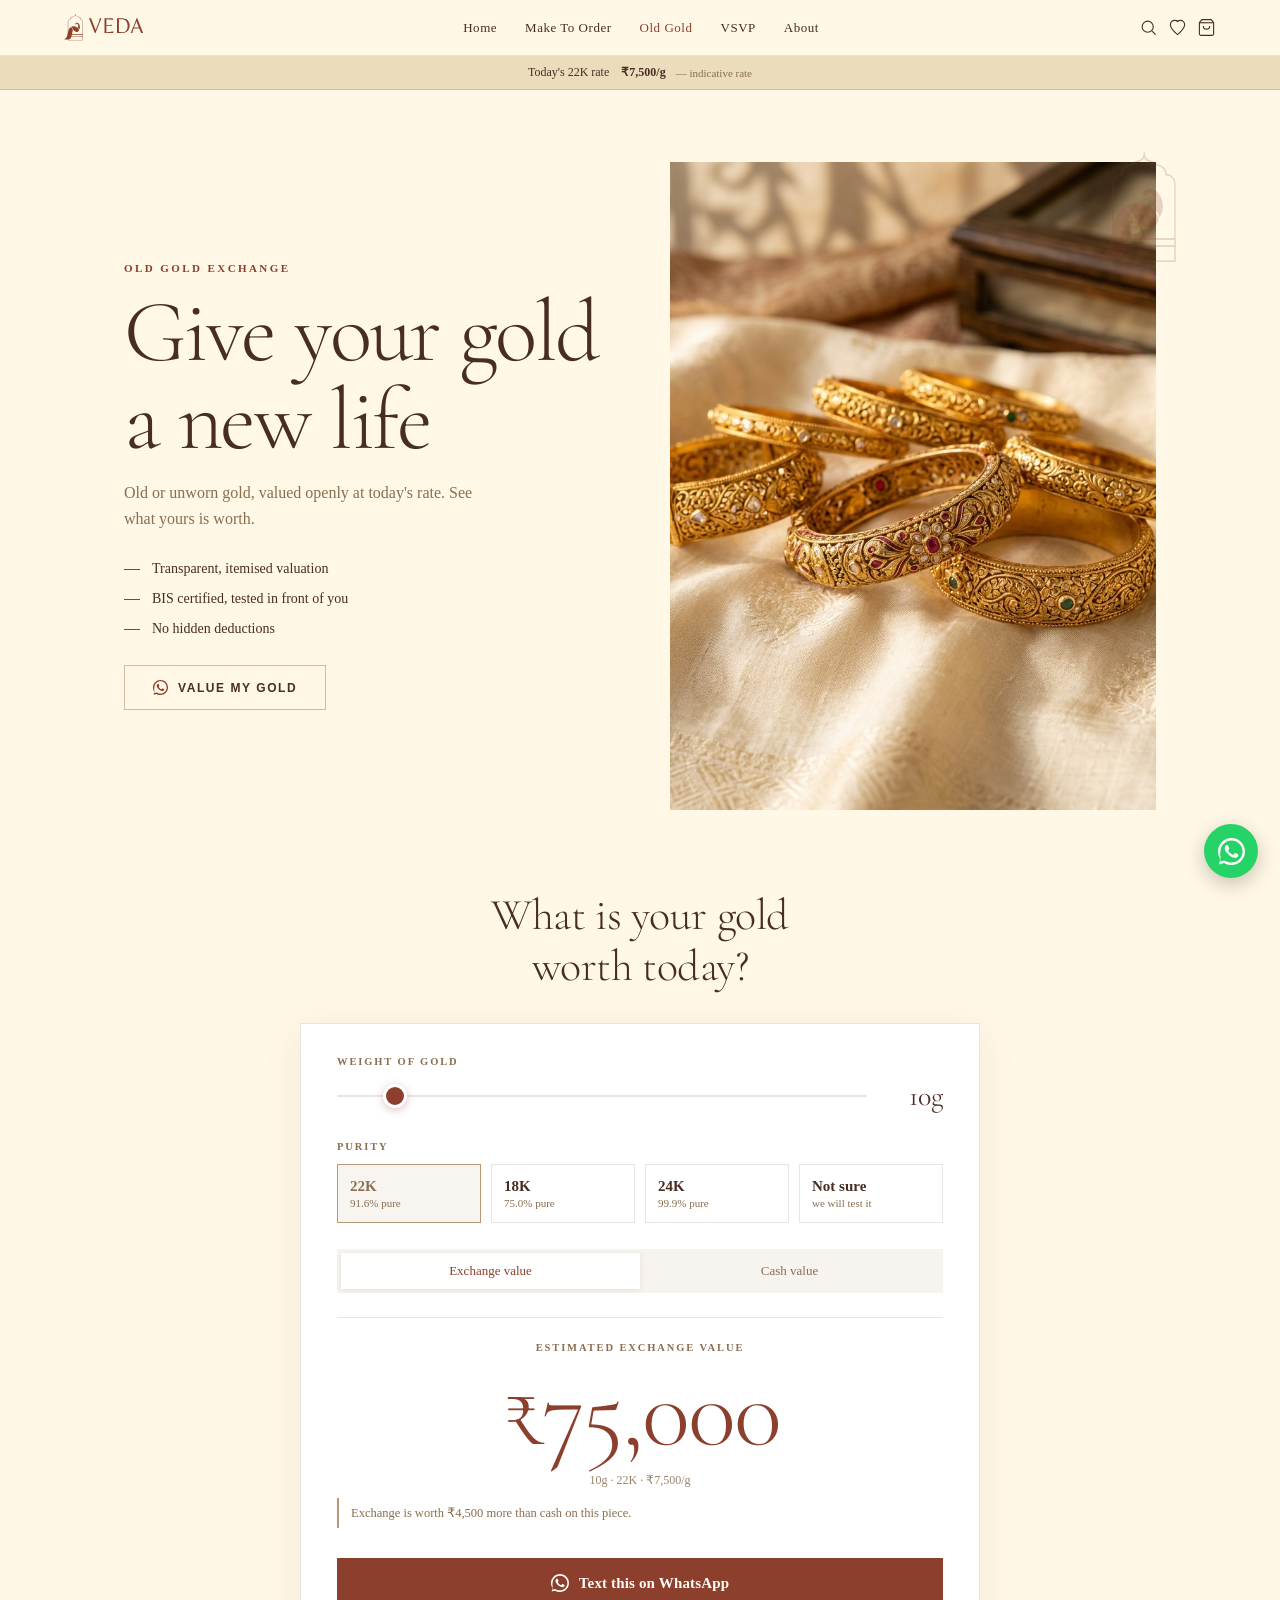
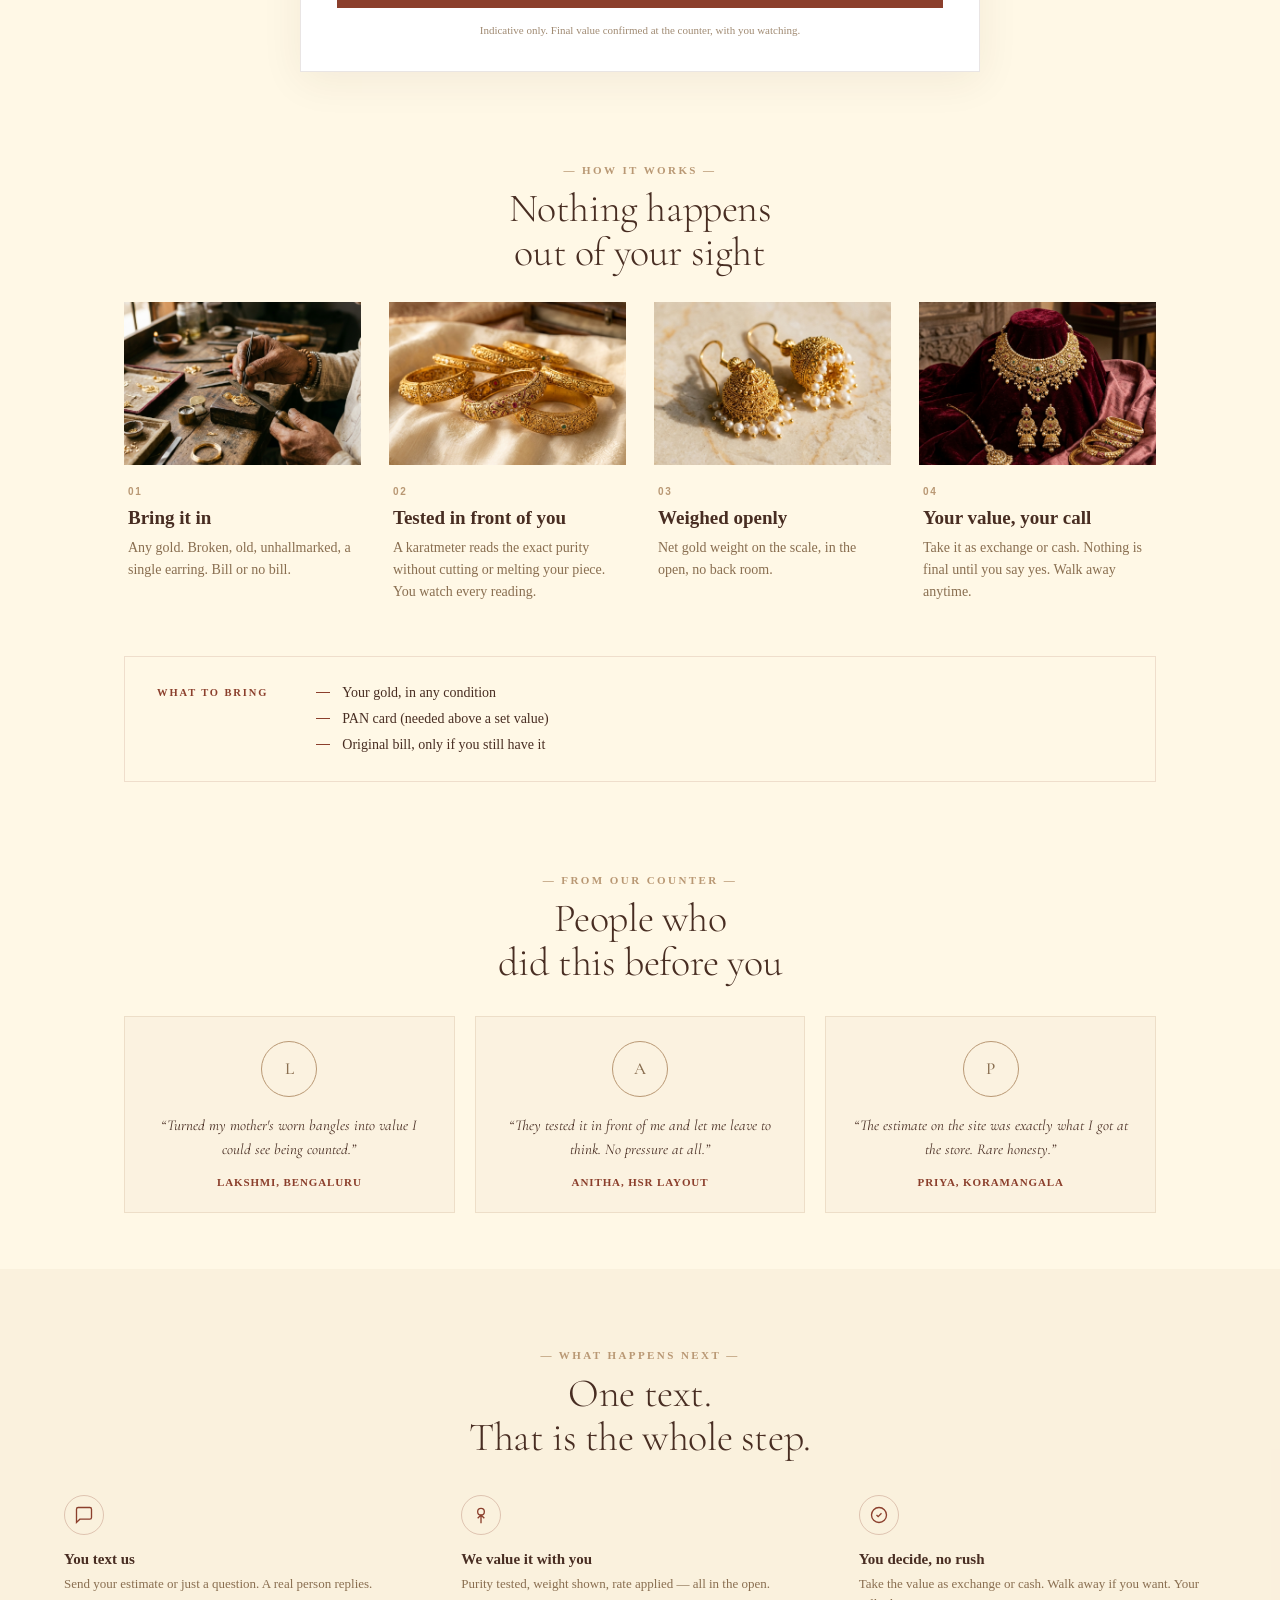
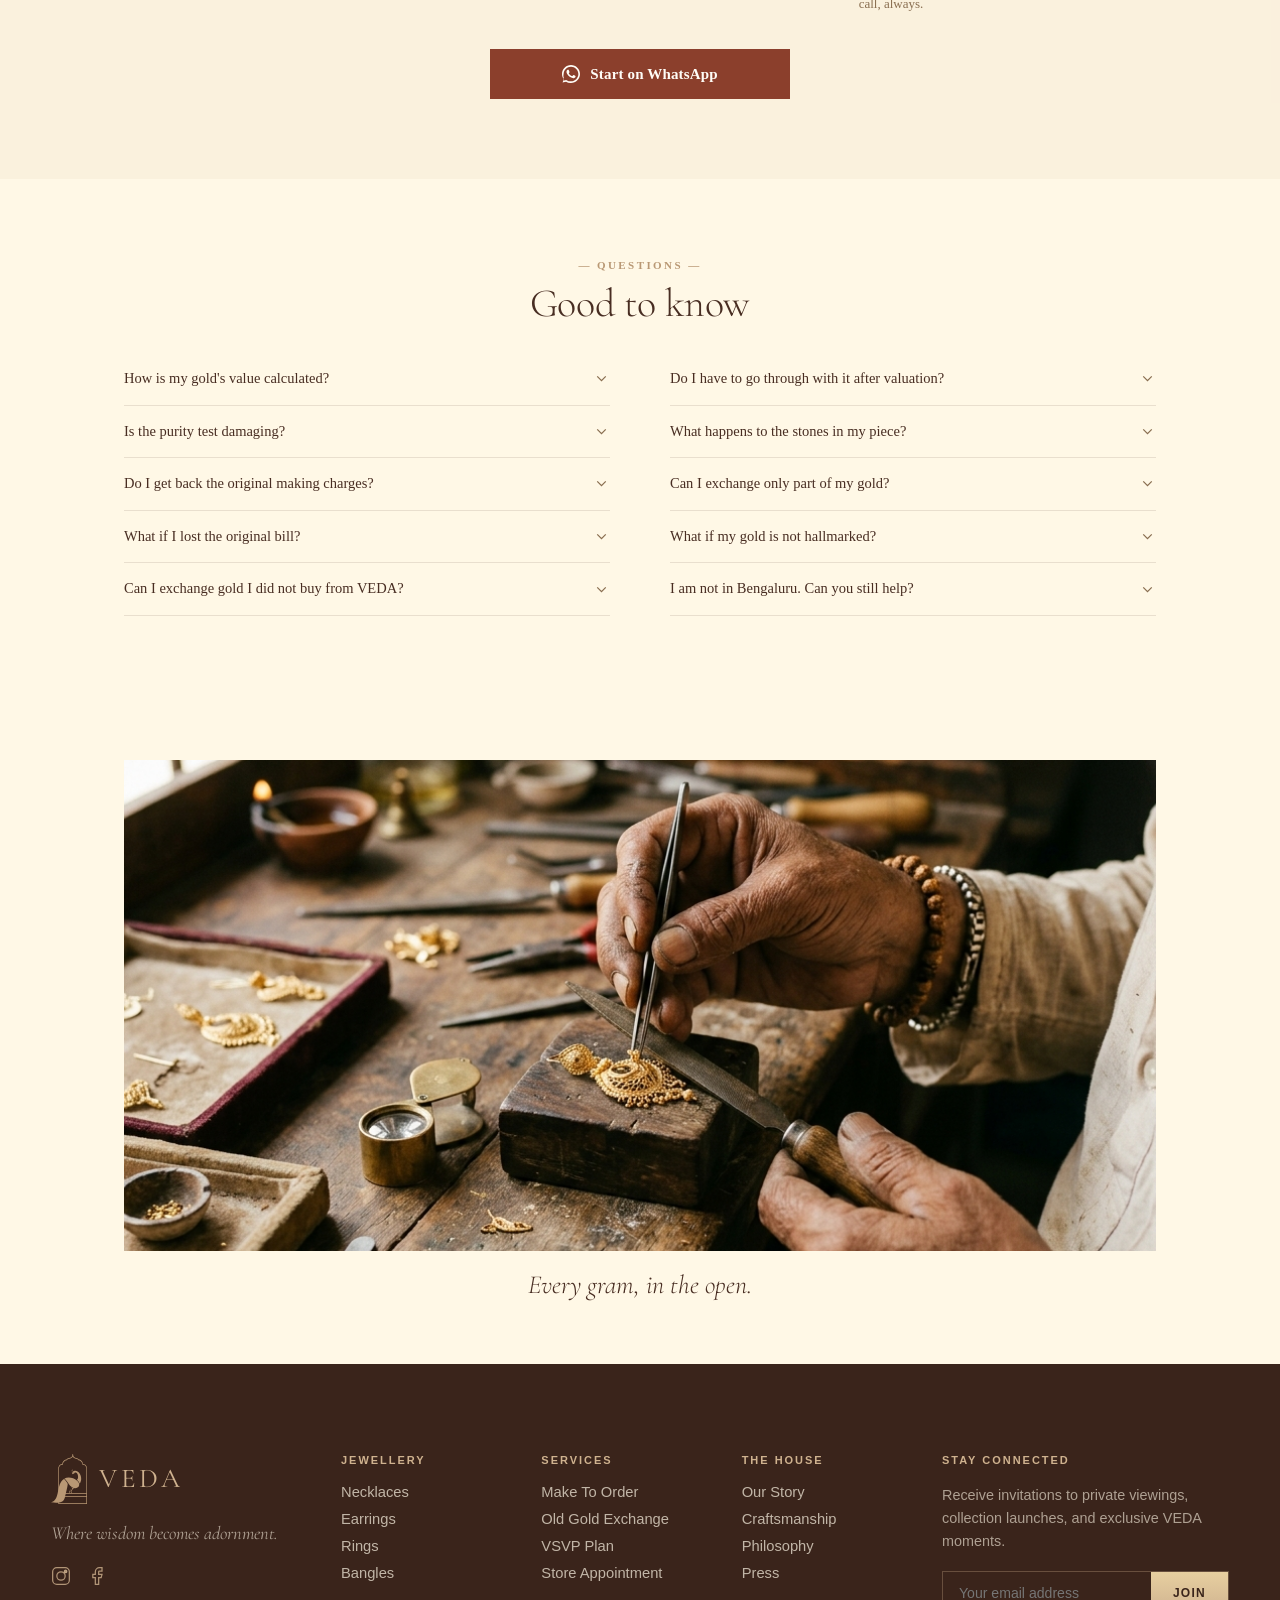
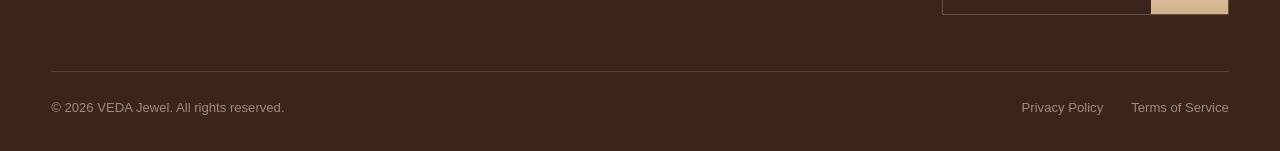
<file: old-gold-exchange.html>
﻿<!DOCTYPE html>
<html lang="en">
<head>
<meta charset="utf-8">
<meta name="viewport" content="width=device-width, initial-scale=1">
<title>VEDA · Old Gold Exchange — Give Your Gold a New Life</title>
<meta name="description" content="Exchange your old gold at VEDA Jewel. Transparent valuation, BIS certified testing, no hidden deductions. HSR Layout, Bengaluru.">
<link rel="icon" href="assets/icons/favicon.svg" type="image/svg+xml">
<link rel="preconnect" href="https://fonts.googleapis.com">
<link rel="preconnect" href="https://fonts.gstatic.com" crossorigin>
<link href="https://fonts.googleapis.com/css2?family=Cormorant+Garamond:ital,wght@0,300;0,400;0,600;1,300;1,400&display=swap" rel="stylesheet">
<link href="https://api.fontshare.com/v2/css?f[]=switzer@300,400,500,600,700&display=swap" rel="stylesheet">
<style>
:root{
  --beige:#FFF8E6; --gold:#B99874; --dgold:#896E50;
  --rust:#8B3F2C; --brown:#482D22;
  --line:rgba(72,45,34,.12);
  --content:1160px;
}
*{box-sizing:border-box;margin:0;padding:0;-webkit-tap-highlight-color:transparent}
html,body{background:var(--beige)}
a{color:inherit;text-decoration:none}
button{font-family:inherit;cursor:pointer;border:none;background:none;color:inherit}
.serif{font-family:'Cormorant Garamond',Georgia,serif}

.eyebrow{font-size:11px;letter-spacing:.22em;text-transform:uppercase;color:var(--rust);font-weight:600}
.eyebrow.center{text-align:center}
.sec-h2{font-family:'Cormorant Garamond',Georgia,serif;font-weight:300;font-size:32px;line-height:1.1;letter-spacing:-.01em;color:var(--brown);margin-top:10px}
.sec-h2.center{text-align:center}

/* reveal */
.reveal{opacity:0;transform:translateY(16px);transition:opacity .7s ease,transform .7s ease}
.reveal.in{opacity:1;transform:none}
@media (prefers-reduced-motion:reduce){.reveal{opacity:1;transform:none;transition:none}}

/* photo */
.veda-photo{width:100%;border-radius:0;overflow:hidden}
.veda-photo img{width:100%;height:100%;object-fit:cover;display:block}

/* ─── HEADER ─── */
.topbar{position:sticky;top:0;z-index:40}
.hdr{display:flex;align-items:center;gap:16px;padding:12px 20px;
  background:rgba(255,248,230,.95);border-bottom:1px solid var(--line);backdrop-filter:blur(10px)}
.hdr-menu{display:flex;align-items:center}
.hdr-menu svg{color:var(--brown)}
.hdr-logo{margin-right:auto}
.hdr-logo svg{height:27px;width:auto;display:block}
.hdr-nav{display:none;align-items:center;gap:28px;font-size:13px;letter-spacing:.04em;color:var(--brown)}
.hdr-nav a:hover{color:var(--rust)}
.hdr-actions{display:flex;gap:10px;align-items:center}
.hdr-actions svg{color:var(--brown)}
.icon-btn{display:flex;align-items:center;background:none;border:none;cursor:pointer}

/* ─── RATE BAR ─── */
.ratebar{display:flex;align-items:center;justify-content:center;gap:6px;
  font-size:12px;color:var(--brown);padding:8px 20px;background:#EBDCBB;
  border-bottom:1px solid rgba(72,45,34,.16)}
.ratebar strong{font-weight:600}
.rate-upd{color:var(--dgold);font-size:11px;margin-left:4px}

/* ─── HERO ─── */
.hero{padding:44px 22px 12px;position:relative}
.hero-inner{position:relative}
.hero-peacock{position:absolute;top:0;right:0;opacity:.2;pointer-events:none;overflow:hidden}
.hero-peacock svg{height:110px;width:auto}
.hero-eyebrow{margin-bottom:14px}
.hero-h1{font-family:'Cormorant Garamond',Georgia,serif;font-weight:300;font-size:52px;line-height:1.0;letter-spacing:-.025em;color:var(--brown)}
.hero-sub{font-size:15px;line-height:1.6;color:var(--dgold);margin-top:16px;max-width:320px}
.hero-img{margin-top:28px;border-radius:0;overflow:hidden;aspect-ratio:4/3}
.hero-img img{width:100%;height:100%;object-fit:cover;display:block}

/* ─── TRUST BULLETS ─── */
.trust-strip{list-style:none;margin-top:22px;display:flex;flex-direction:column;gap:12px}
.trust-strip li{display:flex;align-items:center;gap:12px;font-size:13.5px;color:var(--brown)}
.trust-line{width:16px;height:1px;background:var(--rust);flex-shrink:0}

/* ─── CALCULATOR ─── */
.calc{padding:56px 22px 12px}
.calc-h{font-family:'Cormorant Garamond',Georgia,serif;font-weight:300;font-size:34px;text-align:center;color:var(--brown);line-height:1.15;margin-bottom:24px;letter-spacing:-.01em}
.calc-card{background:#fff;border:1px solid var(--line);border-radius:0;padding:26px 22px;box-shadow:0 8px 40px rgba(72,45,34,.07)}
.fld-label{font-size:10.5px;letter-spacing:.18em;text-transform:uppercase;color:var(--dgold);font-weight:600;display:block;margin-bottom:12px}
.slider-row{display:flex;align-items:center;gap:16px;margin-bottom:28px}
.slider{-webkit-appearance:none;appearance:none;flex:1;height:2px;border-radius:2px;background:var(--line);outline:none}
.slider::-webkit-slider-thumb{-webkit-appearance:none;width:24px;height:24px;border-radius:50%;background:var(--rust);cursor:pointer;border:3px solid #fff;box-shadow:0 2px 8px rgba(139,63,44,.3)}
.slider::-moz-range-thumb{width:24px;height:24px;border-radius:50%;background:var(--rust);cursor:pointer;border:3px solid #fff}
.grams-out{font-weight:300;font-size:28px;color:var(--brown);min-width:60px;text-align:right;font-family:'Cormorant Garamond',Georgia,serif}
.grams-out span{font-weight:400}

.purity-row{display:grid;grid-template-columns:1fr 1fr;gap:10px;margin-bottom:26px}
.purity-pill{border:1px solid var(--line);border-radius:0;padding:13px 12px;text-align:left;transition:all .2s;background:#fff;cursor:pointer}
.purity-pill.on{border-color:var(--rust);background:rgba(139,63,44,.04)}
.pp-label{display:block;font-weight:600;font-size:15px;color:var(--brown)}
.pp-sub{display:block;font-size:11px;color:var(--dgold);margin-top:2px}

.mode-toggle{display:flex;background:rgba(185,152,116,.12);border-radius:0;padding:4px;margin-bottom:24px}
.mode-toggle button{flex:1;padding:10px;border-radius:0;font-size:13px;font-weight:500;color:var(--dgold);transition:.2s}
.mode-toggle button.on{background:#fff;color:var(--rust);box-shadow:0 1px 6px rgba(72,45,34,.1)}

.result{text-align:center;padding:24px 0 8px;border-top:1px solid var(--line);margin-top:4px}
.result-cap{font-size:10.5px;letter-spacing:.18em;text-transform:uppercase;color:var(--dgold);font-weight:600}
.result-num{font-family:'Cormorant Garamond',Georgia,serif;font-weight:300;font-size:68px;color:var(--rust);line-height:1;margin-top:10px;letter-spacing:-.02em}
.result-num.sm{font-size:34px;margin-top:14px}
.result-math{font-size:12px;color:var(--dgold);margin-top:10px;opacity:.85}
.result-hint{font-size:13px;color:var(--rust);font-weight:500;margin-top:10px;background:rgba(139,63,44,.06);padding:8px 14px;border-radius:0;display:inline-block}
.result-foot{font-size:11px;color:var(--dgold);opacity:.8;text-align:center;margin-top:14px;line-height:1.55}

.btn-wa{display:flex;align-items:center;justify-content:center;gap:10px;background:var(--rust);color:#FFFDF7;font-weight:600;font-size:15px;padding:16px;border-radius:0;transition:background .2s,transform .2s;width:100%;margin-top:22px;border:none;cursor:pointer;text-decoration:none;letter-spacing:.01em}
.btn-wa:hover{background:#6E3222;transform:translateY(-1px)}
.btn-wa svg{color:#FFFDF7;flex-shrink:0}

/* ─── HOW IT WORKS ─── */
.how{padding:64px 22px 12px;overflow:hidden}
.how-carousel{margin-top:28px;overflow:hidden;border-radius:12px}
.how-track{display:flex;transition:transform .55s cubic-bezier(.4,0,.2,1)}
.how-slide{flex:0 0 100%}
.how-slide-img{aspect-ratio:16/11;border-radius:0;overflow:hidden}
.how-slide-img img{width:100%;height:100%;object-fit:cover;display:block}
.step-body{padding:18px 2px 0}
.step-n{font-family:'Cormorant Garamond',Georgia,serif;font-weight:300;font-size:48px;color:var(--brown);opacity:.2;line-height:1;display:block}
.step-t{font-weight:600;font-size:19px;color:var(--brown);margin-top:6px}
.step-d{font-size:14px;line-height:1.58;color:var(--dgold);margin-top:8px}
.how-dots{display:flex;justify-content:center;gap:8px;margin-top:20px}
.how-dot{width:8px;height:8px;border-radius:50%;background:rgba(72,45,34,.25);transition:.3s;padding:0;border:none;cursor:pointer}
.how-dot.on{background:var(--rust);width:22px;border-radius:4px}
.bring{margin-top:36px;background:rgba(185,152,116,.1);border-radius:0;padding:22px}
.bring-h{font-size:10.5px;letter-spacing:.18em;text-transform:uppercase;color:var(--rust);font-weight:600;margin-bottom:16px}
.bring ul{list-style:none;display:flex;flex-direction:column;gap:12px}
.bring li{display:flex;align-items:center;gap:12px;font-size:14px;color:var(--brown)}
.bring li::before{content:"";width:14px;height:1px;background:var(--rust);flex-shrink:0}

/* ─── STORIES ─── */
.stories{padding:64px 0 12px}
.stories .eyebrow,.stories .sec-h2{padding:0 22px}
.story-rail{display:flex;gap:16px;overflow-x:auto;padding:28px 22px 10px;scroll-snap-type:x mandatory}
.story-rail::-webkit-scrollbar{display:none}
.story-card{flex:0 0 230px;scroll-snap-align:start;background:#fff;border:1px solid var(--line);border-radius:0;padding:24px 20px;text-align:center}
.story-avatar{width:52px;height:52px;border-radius:50%;margin:0 auto;background:var(--rust);display:flex;align-items:center;justify-content:center;font-family:'Cormorant Garamond',Georgia,serif;font-size:20px;font-weight:400;color:#FFFDF7;letter-spacing:.02em}
.story-line{font-size:14px;line-height:1.58;color:var(--brown);margin-top:16px;font-style:italic;font-family:'Cormorant Garamond',Georgia,serif}
.story-name{font-size:11px;letter-spacing:.08em;color:var(--rust);font-weight:600;margin-top:14px;text-transform:uppercase}

/* ─── AFTER TEXT ─── */
.after{padding:64px 22px 12px;background:rgba(185,152,116,.08);margin-top:28px}
.after-steps{margin-top:28px;display:flex;flex-direction:column;gap:22px}
.after-step{display:flex;align-items:flex-start;gap:16px}
.after-ic{display:flex;align-items:center;justify-content:center;width:40px;height:40px;border-radius:50%;border:1px solid rgba(139,63,44,.25);color:var(--rust);flex-shrink:0;margin-top:2px}
.after-t{font-weight:600;font-size:15px;color:var(--brown)}
.after-d{font-size:13px;color:var(--dgold);margin-top:3px;line-height:1.5}

/* ─── FAQ ─── */
.faq{padding:64px 22px 12px}
.faq-list{margin-top:28px;display:flex;flex-direction:column;gap:8px}
.faq-card{border-bottom:1px solid var(--line);overflow:hidden}
.faq-q{width:100%;display:flex;align-items:center;justify-content:space-between;gap:12px;padding:16px 0;text-align:left;font-weight:500;font-size:14.5px;color:var(--brown);line-height:1.35;cursor:pointer;background:none;border:none}
.chev{color:var(--dgold);flex-shrink:0;transition:transform .3s}
.faq-card.open .chev{transform:rotate(180deg)}
.faq-a-wrap{display:grid;grid-template-rows:0fr;transition:grid-template-rows .32s ease}
.faq-card.open .faq-a-wrap{grid-template-rows:1fr}
.faq-a-inner{min-height:0;overflow:hidden}
.faq-a-inner p{padding:0 0 18px;font-size:13.5px;line-height:1.65;color:var(--dgold)}

/* ─── IMAGE BAND ─── */
.band{padding:48px 22px 8px}
.band-img{border-radius:0;overflow:hidden;aspect-ratio:21/10}
.band-img img{width:100%;height:100%;object-fit:cover;display:block}
.band-cap{text-align:center;font-family:'Cormorant Garamond',Georgia,serif;font-weight:300;font-size:22px;color:var(--brown);margin-top:18px;font-style:italic}

/* ─── FOOTER ─── */
.ftr{margin-top:44px}
.ftr-nav{padding:14px 22px 28px}
.ftr-sec{border-bottom:1px solid var(--line)}
.ftr-sec>button{width:100%;display:flex;align-items:center;justify-content:space-between;padding:16px 0;font-weight:500;font-size:14px;color:var(--brown);background:none;border:none;cursor:pointer}
.ftr-sec.open .chev{transform:rotate(180deg)}
.ftr-items-wrap{display:grid;grid-template-rows:0fr;transition:grid-template-rows .3s ease}
.ftr-sec.open .ftr-items-wrap{grid-template-rows:1fr}
.ftr-items-inner{min-height:0;overflow:hidden;display:flex;flex-direction:column}
.ftr-items-inner a{padding:8px 0;font-size:13.5px;color:var(--dgold)}
.ftr-follow{padding-top:22px}
.ftr-follow p{font-size:10.5px;letter-spacing:.16em;text-transform:uppercase;color:var(--rust);font-weight:600}
.ftr-social{display:flex;gap:18px;margin-top:12px}
.ftr-social a{font-size:13.5px;color:var(--dgold)}
.ftr-rust{background:var(--rust);color:var(--beige);padding:36px 22px 100px}
.fr-eyebrow{font-size:10.5px;letter-spacing:.2em;text-transform:uppercase;color:rgba(255,248,230,.65);font-weight:600}
.fr-addr{font-family:'Cormorant Garamond',Georgia,serif;font-weight:300;font-size:28px;margin-top:10px;line-height:1.15}
.fr-hours{display:flex;align-items:center;gap:7px;font-size:13px;color:rgba(255,248,230,.8);margin-top:10px}
.fr-btns{display:flex;gap:10px;margin-top:22px}
.fr-btn{flex:1;display:flex;align-items:center;justify-content:center;gap:7px;padding:13px;border-radius:0;font-size:13px;font-weight:600}
.fr-btn.solid{background:var(--beige);color:var(--rust)}
.fr-btn.ghost{border:1px solid rgba(255,248,230,.35);color:var(--beige)}
.fr-quick{display:flex;flex-wrap:wrap;align-items:center;gap:8px;margin-top:26px;font-size:13px;color:rgba(255,248,230,.8)}
.fr-quick span{opacity:.4}
.fr-fine{font-size:11px;color:rgba(255,248,230,.5);margin-top:18px;line-height:1.5}

/* ─── STICKY ─── */
.sticky{position:fixed;bottom:0;left:50%;transform:translateX(-50%);width:100%;max-width:480px;padding:12px 18px 14px;background:linear-gradient(to top,var(--beige) 75%,transparent);z-index:50}
.sticky .btn-wa{margin-top:0;box-shadow:0 4px 20px rgba(139,63,44,.28)}

/* ═══════════════════════════════
   DESKTOP LAYOUT (min-width: 768px)
═══════════════════════════════ */
@media (min-width: 768px) {

  /* Wrapper: full-width */
  body { overflow-x: hidden; }

  /* Header: show nav, hide hamburger */
  .hdr { padding: 14px clamp(32px,5vw,80px); }
  .hdr-menu { display: none; }
  .hdr-logo { margin-right: 0; }
  .hdr-nav { display: flex; margin: 0 auto; }

  /* Rate bar: wider */
  .ratebar { padding: 9px 32px; }

  /* ── Hero: 2-col split ── */
  .hero { padding: 72px clamp(32px,5vw,80px) 0; max-width: var(--content); margin: 0 auto; }
  .hero-inner { display: grid; grid-template-columns: 1fr 1fr; gap: 60px; align-items: center; }
  .hero-h1 { font-size: 72px; }
  .hero-sub { font-size: 16px; max-width: 380px; }
  .hero-peacock { top: -10px; right: -20px; }
  .hero-peacock svg { height: 140px; }
  .hero-img { margin-top: 0; aspect-ratio: 4/5; border-radius:0; height: 100%; }
  .trust-strip { margin-top: 30px; gap: 14px; }
  .trust-strip li { font-size: 14px; }

  /* ── Calculator: constrained ── */
  .calc { padding: 80px clamp(32px,5vw,80px) 12px; max-width: var(--content); margin: 0 auto; }
  .calc-h { font-size: 44px; margin-bottom: 32px; }
  .calc-card { max-width: 680px; margin: 0 auto; padding: 32px 36px; }
  .purity-row { grid-template-columns: repeat(4, 1fr); }
  .result-num { font-size: 88px; }
  .result-num.sm { font-size: 48px; }

  /* ── How It Works: 4-col grid on desktop ── */
  .how { padding: 80px clamp(32px,5vw,80px) 12px; max-width: var(--content); margin: 0 auto; overflow: visible; }
  .sec-h2 { font-size: 40px; }

  /* Hide carousel, show grid */
  .how-carousel { overflow: visible; border-radius: 0; }
  .how-track { display: grid !important; grid-template-columns: repeat(4,1fr); gap: 28px; transform: none !important; transition: none !important; }
  .how-slide { flex: none; width: 100%; }
  .how-dots { display: none; }
  .step-n { font-size: 56px; }

  .bring { display: grid; grid-template-columns: auto 1fr; gap: 0 48px; align-items: start; margin-top: 48px; padding: 28px 32px; }
  .bring-h { grid-column: 1; white-space: nowrap; margin-bottom: 0; padding-top: 2px; }
  .bring ul { grid-column: 2; gap: 10px; }

  /* ── Stories: 3-col ── */
  .stories { padding: 80px clamp(32px,5vw,80px) 12px; max-width: var(--content); margin: 0 auto; }
  .stories .eyebrow, .stories .sec-h2 { padding: 0; }
  .story-rail { overflow: visible; padding: 32px 0 8px; display: grid; grid-template-columns: repeat(3,1fr); gap: 20px; }
  .story-card { flex: none; width: 100%; }
  .story-avatar { width: 56px; height: 56px; font-size: 22px; }

  /* ── After text: constrained ── */
  .after { padding: 80px clamp(32px,5vw,80px); max-width: 100%; margin-top: 36px; }
  .after-steps { display: grid; grid-template-columns: repeat(3,1fr); gap: 40px; margin-top: 36px; }
  .after-step { flex-direction: column; gap: 16px; }
  .after-ic { margin-top: 0; }
  .after-d { margin-top: 6px; }
  .after > .btn-wa { max-width: 380px; margin: 36px auto 0; }

  /* ── FAQ: 2-col ── */
  .faq { padding: 80px clamp(32px,5vw,80px); max-width: var(--content); margin: 0 auto; }
  .faq-list { display: grid; grid-template-columns: 1fr 1fr; gap: 0 60px; }

  /* ── Band ── */
  .band { padding: 64px clamp(32px,5vw,80px); max-width: var(--content); margin: 0 auto; }
  .band-cap { font-size: 26px; }

  /* ── Footer: flat grid ── */
  .ftr-nav { padding: 60px clamp(32px,5vw,80px) 40px; max-width: var(--content); margin: 0 auto; display: grid; grid-template-columns: 2fr 1fr 1fr 1fr; gap: 40px; align-items: start; }
  .ftr-follow { padding-top: 0; }
  /* Hide accordion triggers on desktop */
  .ftr-sec { border: none; }
  .ftr-sec > button { pointer-events: none; padding: 0 0 14px; font-size: 12px; letter-spacing: .08em; text-transform: uppercase; color: var(--rust); font-weight: 600; }
  .ftr-sec > button svg { display: none; }
  .ftr-items-wrap { display: block !important; grid-template-rows: unset !important; }
  .ftr-items-inner { display: flex; flex-direction: column; gap: 2px; }
  .ftr-items-inner a { padding: 5px 0; font-size: 13.5px; }
  .ftr-rust { padding: 40px clamp(32px,5vw,80px) 60px; }
  .ftr-rust-inner { max-width: var(--content); margin: 0 auto; display: grid; grid-template-columns: 1fr auto; gap: 60px; align-items: start; }

  /* ── Sticky: center on desktop ── */
  .sticky { max-width: 480px; left: 50%; transform: translateX(-50%); }
}

@media (min-width: 1100px) {
  .hero-h1 { font-size: 88px; }
  .result-num { font-size: 100px; }
}
/* oge footer responsive */
@media (max-width:980px){.oge-ftr-grid{grid-template-columns:1fr 1fr 1fr!important}.oge-ftr-brand{grid-column:1/-1!important}.oge-ftr-news{grid-column:1/-1!important}}
@media (max-width:680px){.oge-ftr-grid{grid-template-columns:1fr 1fr!important;gap:28px 20px!important}}
/* ══ OGE AUDIT PASS ══ */

/* Eyebrow: gold + em-dash decorators (not hero eyebrow) */
.eyebrow:not(.hero-eyebrow) { color: #B99874; }
.eyebrow:not(.hero-eyebrow)::before { content: '— '; }
.eyebrow:not(.hero-eyebrow)::after { content: ' —'; }
.hero-eyebrow { color: var(--rust); letter-spacing: .22em; }

/* Hero CTA: outlined anchor */
.hero-cta {
  display: inline-flex; align-items: center; gap: 10px;
  margin-top: 28px; padding: 14px 28px;
  background: transparent;
  border: 1px solid rgba(139,63,44,.35);
  color: var(--brown);
  text-decoration: none;
  font-family: Switzer,-apple-system,sans-serif;
  font-size: 12px; font-weight: 600; letter-spacing: .13em; text-transform: uppercase;
  transition: background .25s, border-color .25s;
}
.hero-cta:hover { background: rgba(139,63,44,.05); border-color: var(--rust); }
.hero-cta svg { color: var(--rust); flex-shrink: 0; }

/* Step number: small gold label, not giant ghost */
.step-n {
  font-size: 10px !important; font-weight: 700 !important;
  color: #B99874 !important; opacity: 1 !important;
  letter-spacing: .16em !important;
  font-family: Switzer,-apple-system,sans-serif !important;
  margin-bottom: 10px !important; margin-top: 4px !important;
  line-height: 1 !important; display: block !important;
}
.step-t { margin-top: 0 !important; }

/* Purity pill: gold selected state */
.purity-pill { transition: border-color .2s, background .2s; }
.purity-pill.on { border-color: #B99874 !important; background: rgba(185,152,116,.1) !important; }
.purity-pill.on .pp-label { color: #896E50 !important; }

/* Result hint: left-border callout */
.result-hint {
  background: transparent !important;
  border-left: 2px solid #B99874 !important;
  padding: 7px 12px !important;
  text-align: left !important;
  display: block !important;
  font-size: 12.5px !important;
  color: var(--dgold) !important;
  font-weight: 400 !important;
  border-radius: 0 !important;
}

/* Testimonial avatar: gold ring outline */
.story-avatar {
  background: transparent !important;
  border: 1.5px solid #B99874 !important;
  color: #896E50 !important;
  font-size: 17px !important;
  font-weight: 500 !important;
}
/* Testimonial card: warm tinted */
.story-card {
  background: rgba(185,152,116,.06) !important;
  border-color: rgba(185,152,116,.22) !important;
}
.story-line { font-size: 15px !important; line-height: 1.65 !important; }

/* Bring panel: outlined instead of filled */
.bring { background: transparent !important; border: 1px solid rgba(139,63,44,.14) !important; }

/* After CTA: auto-width centered */
.after > .btn-wa { max-width: 300px !important; }

@media (min-width: 768px) {
  /* Hero image: slightly taller on desktop */
  .hero-img { aspect-ratio: 3/4 !important; }
  /* Step body padding */
  .step-body { padding: 18px 4px 4px !important; }
}</style>
</head>
<body>

<!-- HEADER -->
<div class="topbar">
  <header class="hdr">
    <div class="hdr-menu">
      <button class="icon-btn" aria-label="Menu">
        <svg width="22" height="22" fill="none" stroke="currentColor" stroke-width="1.6" viewBox="0 0 24 24"><path d="M3 6h18M3 12h18M3 18h18"/></svg>
      </button>
    </div>
    <a href="index.html" class="hdr-logo" aria-label="VEDA Home">
      <svg viewBox="0 0 137.43 46.89" style="height:27px;width:auto;display:block">
        <defs><style>.wm{fill:#8b402c}</style></defs>
        <path class="wm" d="M12.32,22.32c.8.63,2.13,2.13,3.35,4.1,4.12,6.66,8.77,4.82,9.87,2.94,2.61-4.45-7.28-10.19-13.22-7.04h0Z"/>
        <path class="wm" d="M12.56,23.19c-.21-.22-.41-.39-.64-.54-7.46,4.28-3.09,19.16-11.91,21.38,8.65,1.13,11.66-.49,12.8-4.73.7-2.58,2.65-10.82,2.54-11.94-.09-.87-2.08-3.45-2.78-4.18"/>
        <path class="wm" d="M21.1,15.47c-1.01.36-1.36,1.06-1.46,1.42-.16.61-.33,1.23-.49,1.84.38-.5.58-.65,1.01-.74.44-.08,1.02-.12,1.3-.52.14-.21.15-.38.4-.52.21-.11.48-.14.72-.11,2.03.28,2.51,3.56,2.15,5.04-.19.79-.9,1.71-.9,1.71.15.17,1.91,1.06,2.51,3.55.86-1.58,1.28-2.77,1.33-4.31.16-4.84-3.34-8.51-6.57-7.36h0Z"/>
        <path class="wm" d="M32.73,36.29H6.98c-.16,0-.29-.13-.29-.29V13.28c-.06-1.17.59-2.54,1.53-3.38.65-.55,1.4-.85,2.15-.81.03-1.04.52-2.05,1.37-2.83.75-.72,1.76-1.14,2.51-1.17.36-.91,1.4-1.14,2.38-1.4,1.46-.36,2.96-.72,3.06-2.96v-.42c0-.16.13-.29.29-.29s.29.13.29.29v.46c.1,2.21,1.43,2.57,2.86,2.93.94.26,1.95.52,2.28,1.4.75,0,1.76.46,2.51,1.17.85.78,1.33,1.79,1.37,2.83.72-.03,1.46.23,2.15.81.98.85,1.59,2.18,1.53,3.38v22.72c0,.06,0,.16-.1.2-.07.06-.13.1-.2.1h.06ZM7.24,35.7h25.16V13.28c.03-1.01-.49-2.18-1.33-2.93-.62-.52-1.33-.75-1.99-.62-.1,0-.2,0-.26-.06-.06-.06-.1-.13-.1-.23.1-1.33-.72-2.28-1.17-2.7-.81-.75-1.76-1.07-2.28-1.01-.16,0-.29-.06-.33-.23-.2-.72-.85-.91-1.95-1.2-1.14-.29-2.47-.62-3.03-2.05-.62,1.4-2.02,1.76-3.19,2.05-1.01.23-1.85.46-2.05,1.2-.03.13-.16.23-.33.23-.52-.06-1.46.26-2.28,1.01-.49.42-1.24,1.37-1.17,2.7,0,.1,0,.2-.1.23-.07.06-.16.1-.26.06-.65-.13-1.37.1-1.98.62-.85.72-1.4,1.92-1.33,2.93v22.42h-.03Z"/>
        <path class="wm" d="M32.73,39.22H6.98c-.16,0-.29-.13-.29-.29v-2.93c0-.16.13-.29.29-.29h25.74c.16,0,.29.13.29.29v2.93c0,.16-.13.29-.29.29M7.24,38.63h25.16v-2.34H7.24v2.34Z"/>
        <path class="wm" d="M32.73,45.53H6.98c-.16,0-.29-.13-.29-.29v-6.28c0-.16.13-.29.29-.29h25.74c.16,0,.29.13.29.29v6.28c0,.16-.13.29-.29.29M7.24,44.94h25.16v-5.73H7.24v5.73Z"/>
        <path class="wm" d="M61.97,7.92c-.31,2.24-.95,4.77-3.2,10.44l-3.8,9.61-8-20.47h-3.58l10.35,26.12h.79l5.8-14.68c1.51-3.8,4.33-10.71,4.36-10.78l.27-.65h-2.93l-.06.41h0Z"/>
        <path class="wm" d="M85.48,30.59c-.25.04-6.13,1.01-10.1,1.01h-1.73v-11.02h1.5c4.24,0,6.32.27,7.17.43h.63s0-2.38,0-2.38h-.63c-.88.17-2.83.37-7.17.37h-1.5v-10h1.7c3.02,0,6.18.32,9.4.94h.78s-.67-2.5-.67-2.5h-14.48v25.68h14.93l.93-2.55h-.76s0,0,0,0Z"/>
        <path class="wm" d="M100.85,7.48h-8.8v25.68h8.48c1.55,0,3.1-.17,4.59-.59,1.33-.37,2.61-.94,3.75-1.72,1.14-.78,2.03-1.68,2.79-2.76.76-1.08,1.36-2.38,1.73-3.69.42-1.49.63-3.08.56-4.62-.07-1.54-.25-3.17-.78-4.7-.44-1.27-1.09-2.46-1.96-3.48s-1.9-1.84-3.07-2.47c-1.27-.69-2.66-1.13-4.08-1.38-1.06-.19-2.14-.26-3.21-.26M95.34,8.97h5.21c5.92,0,9.89,4.52,9.89,11.24v.48h.02c-.15,6.98-3.62,10.97-9.56,10.97-2.69,0-4.52-.07-5.56-.23V8.97Z"/>
        <path class="wm" d="M127.1,7.02h-.79l-5.8,14.68-.6,1.51c-1.29,3.27-2.52,6.35-3.82,9.28l-.3.67h2.95l.06-.41c.29-1.94.78-4.01,2.2-7.78h9.68l3.19,8.16h3.55l-10.33-26.12h0ZM121.62,23.42l.42-1.11,3.78-9.64,4.24,10.75h-8.44Z"/>
      </svg>
    </a>
    <nav class="hdr-nav" aria-label="Main navigation">
      <a href="index.html">Home</a>
      <a href="make-to-order.html">Make To Order</a>
      <a href="old-gold-exchange.html" style="color:var(--rust)">Old Gold</a>
      <a href="vsvp.html">VSVP</a>
      <a href="about.html">About</a>
    </nav>
    <div class="hdr-actions">
      <button class="icon-btn" aria-label="Search"><svg width="19" height="19" fill="none" stroke="currentColor" stroke-width="1.4" viewBox="0 0 24 24"><circle cx="11" cy="11" r="7"/><path d="M16.5 16.5L21 21"/></svg></button>
      <button class="icon-btn" aria-label="Wishlist"><svg width="19" height="19" fill="none" stroke="currentColor" stroke-width="1.4" viewBox="0 0 24 24"><path d="M12 21C12 21 3 13.5 3 8.5 3 5.42 5.42 3 8.5 3c1.74 0 3.41.81 3.5 2 .09-1.19 1.76-2 3.5-2C18.58 3 21 5.42 21 8.5c0 5-9 12.5-9 12.5Z"/></svg></button>
      <button class="icon-btn" aria-label="Bag"><svg width="19" height="19" fill="none" stroke="currentColor" stroke-width="1.4" viewBox="0 0 24 24"><path d="M6 2L3 6v14c0 .5.2 1 .6 1.4.36.4.87.6 1.4.6h14c.5 0 1-.2 1.4-.6.4-.4.6-.9.6-1.4V6L18 2H6Z"/><path d="M3 6h18"/><path d="M16 10c0 2.2-1.8 4-4 4-2.2 0-4-1.8-4-4"/></svg></button>
    </div>
  </header>
  <div class="ratebar">
    Today&apos;s 22K rate &nbsp;<strong id="rate-display">&#8377;7,500/g</strong>
    <span class="rate-upd">— indicative rate</span>
  </div>
</div>

<!-- HERO -->
<section class="hero reveal">
  <div class="hero-inner">
    <div class="hero-copy">
      <div class="hero-peacock">
        <svg viewBox="0 0 62.07 85.59" style="height:110px;width:auto">
          <path fill="#8b402c" d="M23.15,41.95c1.5,1.19,4,4,6.29,7.71,7.75,12.51,16.49,9.05,18.56,5.52,4.91-8.36-13.68-19.16-24.86-13.24h0Z"/>
          <path fill="#8b402c" d="M23.6,43.6c-.4-.42-.78-.73-1.21-1.01-14.02,8.04-5.81,36.01-22.39,40.19,16.27,2.12,21.91-.92,24.06-8.89,1.31-4.85,4.98-20.33,4.77-22.45-.17-1.63-3.92-6.49-5.22-7.85"/>
          <path fill="#8b402c" d="M39.66,29.08c-1.89.68-2.56,2-2.74,2.67-.31,1.15-.61,2.31-.91,3.46.72-.95,1.08-1.23,1.9-1.38.83-.15,1.91-.22,2.44-.99.27-.39.28-.72.76-.98.4-.21.89-.27,1.35-.21,3.82.53,4.71,6.69,4.04,9.47-.36,1.49-1.7,3.22-1.7,3.22.27.32,3.6,2,4.72,6.68,1.62-2.97,2.41-5.21,2.51-8.11.3-9.09-6.27-16.01-12.35-13.83h0Z"/>
          <path fill="#8b402c" d="M61.52,68.21H13.13c-.31,0-.55-.24-.55-.55V24.96c-.12-2.2,1.1-4.77,2.88-6.36,1.22-1.04,2.63-1.59,4.04-1.53.06-1.96.98-3.85,2.57-5.32,1.41-1.35,3.3-2.14,4.71-2.2.67-1.71,2.63-2.14,4.47-2.63,2.75-.67,5.57-1.35,5.75-5.57v-.8c0-.31.24-.55.55-.55s.55.24.55.55v.86c.18,4.16,2.69,4.83,5.38,5.51,1.77.49,3.67.98,4.28,2.63,1.41,0,3.3.86,4.71,2.2,1.59,1.47,2.51,3.36,2.57,5.32,1.35-.06,2.75.43,4.04,1.53,1.84,1.59,3,4.1,2.88,6.36v42.7c0,.12,0,.31-.18.37-.12.12-.24.18-.37.18h.12ZM13.62,67.11h47.29V24.96c.06-1.9-.92-4.1-2.51-5.51-1.16-.98-2.51-1.41-3.73-1.16-.18,0-.37,0-.49-.12-.12-.12-.18-.24-.18-.43.18-2.51-1.35-4.28-2.2-5.08-1.53-1.41-3.3-2.02-4.28-1.9-.31,0-.55-.12-.61-.43-.37-1.35-1.59-1.71-3.67-2.26-2.14-.55-4.65-1.16-5.69-3.85-1.16,2.63-3.79,3.3-6,3.85-1.9.43-3.49.86-3.85,2.26-.06.24-.31.43-.61.43-.98-.12-2.75.49-4.28,1.9-.92.79-2.33,2.57-2.2,5.08,0,.18,0,.37-.18.43-.12.12-.31.18-.49.12-1.22-.24-2.57.18-3.73,1.16-1.59,1.35-2.63,3.61-2.51,5.51v42.15h-.06Z"/>
          <path fill="#8b402c" d="M61.52,73.72H13.13c-.31,0-.55-.24-.55-.55v-5.51c0-.31.25-.55.55-.55h48.39c.31,0,.55.25.55.55v5.51c0,.31-.24.55-.55.55M13.62,72.62h47.29v-4.4H13.62v4.4Z"/>
          <path fill="#8b402c" d="M61.52,85.59H13.13c-.31,0-.55-.24-.55-.55v-11.81c0-.31.25-.55.55-.55h48.39c.31,0,.55.24.55.55v11.81c0,.31-.24.55-.55.55M13.62,84.49h47.29v-10.77H13.62v10.77Z"/>
        </svg>
      </div>
      <p class="eyebrow hero-eyebrow">Old Gold Exchange</p>
      <h1 class="hero-h1">Give your gold<br>a new life</h1>
      <p class="hero-sub">Old or unworn gold, valued openly at today&apos;s rate. See what yours is worth.</p>
      <ul class="trust-strip">
        <li><span class="trust-line"></span>Transparent, itemised valuation</li>
        <li><span class="trust-line"></span>BIS certified, tested in front of you</li>
        <li><span class="trust-line"></span>No hidden deductions</li>
      </ul>
      <a class="hero-cta" href="https://wa.me/919187204025?text=Hi%20VEDA%2C%20I%20would%20like%20to%20know%20what%20my%20old%20gold%20is%20worth." target="_blank" rel="noopener"><svg width="15" height="15" viewBox="0 0 24 24" fill="currentColor"><path d="M17.472 14.382c-.297-.149-1.758-.867-2.03-.967-.273-.099-.471-.148-.67.15-.197.297-.767.966-.94 1.164-.173.199-.347.223-.644.075-.297-.15-1.255-.463-2.39-1.475-.883-.788-1.48-1.761-1.653-2.059-.173-.297-.018-.458.13-.606.134-.133.298-.347.446-.52.149-.174.198-.298.298-.497.099-.198.05-.371-.025-.52-.075-.149-.669-1.612-.916-2.207-.242-.579-.487-.5-.669-.51-.173-.008-.371-.01-.57-.01-.198 0-.52.074-.792.372-.272.297-1.04 1.016-1.04 2.479 0 1.462 1.065 2.875 1.213 3.074.149.198 2.096 3.2 5.077 4.487.709.306 1.262.489 1.694.625.712.227 1.36.195 1.871.118.571-.085 1.758-.719 2.006-1.413.248-.694.248-1.289.173-1.413-.074-.124-.272-.198-.57-.347zM12 0C5.373 0 0 5.373 0 12c0 2.625.846 5.059 2.284 7.034L.789 23.492l4.634-1.215A11.95 11.95 0 0012 24c6.627 0 12-5.373 12-12S18.627 0 12 0zm0 21.818c-2.168 0-4.19-.593-5.924-1.628l-.424-.252-4.398 1.154 1.173-4.285-.277-.44A9.78 9.78 0 012.182 12c0-5.418 4.4-9.818 9.818-9.818S21.818 6.582 21.818 12 17.418 21.818 12 21.818z"/></svg> Value my gold</a>
    </div>
    <div class="hero-img">
      <img src="assets/images/gold-bangles.png" alt="Old gold jewellery">
    </div>
  </div>
</section>

<!-- CALCULATOR -->
<section class="calc reveal">
  <h2 class="calc-h">What is your gold<br>worth today?</h2>
  <div class="calc-card">
    <label class="fld-label">Weight of gold</label>
    <div class="slider-row">
      <input type="range" min="1" max="100" value="10" id="calc-slider" class="slider">
      <div class="grams-out"><span id="gram-val">10</span>g</div>
    </div>

    <label class="fld-label">Purity</label>
    <div class="purity-row" id="purity-row">
      <button class="purity-pill on" data-idx="0" data-factor="1.0">
        <span class="pp-label">22K</span><span class="pp-sub">91.6% pure</span>
      </button>
      <button class="purity-pill" data-idx="1" data-factor="0.818">
        <span class="pp-label">18K</span><span class="pp-sub">75.0% pure</span>
      </button>
      <button class="purity-pill" data-idx="2" data-factor="1.090">
        <span class="pp-label">24K</span><span class="pp-sub">99.9% pure</span>
      </button>
      <button class="purity-pill" data-idx="3" data-factor="null">
        <span class="pp-label">Not sure</span><span class="pp-sub">we will test it</span>
      </button>
    </div>

    <div class="mode-toggle" id="mode-toggle">
      <button class="on" id="btn-exchange" onclick="setMode('exchange')">Exchange value</button>
      <button id="btn-cash" onclick="setMode('cash')">Cash value</button>
    </div>

    <div class="result" id="result-area">
      <p class="result-cap" id="result-cap">Estimated exchange value</p>
      <p class="result-num" id="result-num">&#8377;75,000</p>
      <p class="result-math" id="result-math">10g &middot; 22K &middot; &#8377;7,500/g</p>
      <p class="result-hint" id="result-hint">Exchange is worth &#8377;4,500 more than cash on this piece.</p>
    </div>

    <a class="btn-wa" id="wa-link" href="#">
      <svg width="18" height="18" viewBox="0 0 24 24" fill="currentColor"><path d="M17.472 14.382c-.297-.149-1.758-.867-2.03-.967-.273-.099-.471-.148-.67.15-.197.297-.767.966-.94 1.164-.173.199-.347.223-.644.075-.297-.15-1.255-.463-2.39-1.475-.883-.788-1.48-1.761-1.653-2.059-.173-.297-.018-.458.13-.606.134-.133.298-.347.446-.52.149-.174.198-.298.298-.497.099-.198.05-.371-.025-.52-.075-.149-.669-1.612-.916-2.207-.242-.579-.487-.5-.669-.51-.173-.008-.371-.01-.57-.01-.198 0-.52.074-.792.372-.272.297-1.04 1.016-1.04 2.479 0 1.462 1.065 2.875 1.213 3.074.149.198 2.096 3.2 5.077 4.487.709.306 1.262.489 1.694.625.712.227 1.36.195 1.871.118.571-.085 1.758-.719 2.006-1.413.248-.694.248-1.289.173-1.413-.074-.124-.272-.198-.57-.347zM12 0C5.373 0 0 5.373 0 12c0 2.625.846 5.059 2.284 7.034L.789 23.492l4.634-1.215A11.95 11.95 0 0012 24c6.627 0 12-5.373 12-12S18.627 0 12 0zm0 21.818c-2.168 0-4.19-.593-5.924-1.628l-.424-.252-4.398 1.154 1.173-4.285-.277-.44A9.78 9.78 0 012.182 12c0-5.418 4.4-9.818 9.818-9.818S21.818 6.582 21.818 12 17.418 21.818 12 21.818z"/></svg>
      Text this on WhatsApp
    </a>
    <p class="result-foot">Indicative only. Final value confirmed at the counter, with you watching.</p>
  </div>
</section>

<!-- HOW IT WORKS -->
<section class="how reveal">
  <p class="eyebrow center">How it works</p>
  <h2 class="sec-h2 center">Nothing happens<br>out of your sight</h2>
  <div class="how-carousel">
    <div class="how-track" id="how-track">
      <div class="how-slide">
        <div class="how-slide-img"><img src="assets/images/artisan-crafting.png" alt="Step 01"></div>
        <div class="step-body"><span class="step-n">01</span><h3 class="step-t">Bring it in</h3><p class="step-d">Any gold. Broken, old, unhallmarked, a single earring. Bill or no bill.</p></div>
      </div>
      <div class="how-slide">
        <div class="how-slide-img"><img src="assets/images/gold-bangles.png" alt="Step 02"></div>
        <div class="step-body"><span class="step-n">02</span><h3 class="step-t">Tested in front of you</h3><p class="step-d">A karatmeter reads the exact purity without cutting or melting your piece. You watch every reading.</p></div>
      </div>
      <div class="how-slide">
        <div class="how-slide-img"><img src="assets/images/gold-earrings.png" alt="Step 03"></div>
        <div class="step-body"><span class="step-n">03</span><h3 class="step-t">Weighed openly</h3><p class="step-d">Net gold weight on the scale, in the open, no back room.</p></div>
      </div>
      <div class="how-slide">
        <div class="how-slide-img"><img src="assets/images/bridal-set.png" alt="Step 04"></div>
        <div class="step-body"><span class="step-n">04</span><h3 class="step-t">Your value, your call</h3><p class="step-d">Take it as exchange or cash. Nothing is final until you say yes. Walk away anytime.</p></div>
      </div>
    </div>
  </div>
  <div class="how-dots" id="how-dots">
    <button class="how-dot on" onclick="jumpSlide(0)"></button>
    <button class="how-dot" onclick="jumpSlide(1)"></button>
    <button class="how-dot" onclick="jumpSlide(2)"></button>
    <button class="how-dot" onclick="jumpSlide(3)"></button>
  </div>
  <div class="bring">
    <p class="bring-h">What to bring</p>
    <ul>
      <li>Your gold, in any condition</li>
      <li>PAN card (needed above a set value)</li>
      <li>Original bill, only if you still have it</li>
    </ul>
  </div>
</section>

<!-- STORIES -->
<section class="stories reveal">
  <p class="eyebrow center">From our counter</p>
  <h2 class="sec-h2 center">People who<br>did this before you</h2>
  <div class="story-rail">
    <div class="story-card">
      <div class="story-avatar">L</div>
      <p class="story-line">&ldquo;Turned my mother&apos;s worn bangles into value I could see being counted.&rdquo;</p>
      <p class="story-name">Lakshmi, Bengaluru</p>
    </div>
    <div class="story-card">
      <div class="story-avatar">A</div>
      <p class="story-line">&ldquo;They tested it in front of me and let me leave to think. No pressure at all.&rdquo;</p>
      <p class="story-name">Anitha, HSR Layout</p>
    </div>
    <div class="story-card">
      <div class="story-avatar">P</div>
      <p class="story-line">&ldquo;The estimate on the site was exactly what I got at the store. Rare honesty.&rdquo;</p>
      <p class="story-name">Priya, Koramangala</p>
    </div>
  </div>
</section>

<!-- AFTER TEXT -->
<section class="after reveal">
  <p class="eyebrow center">What happens next</p>
  <h2 class="sec-h2 center">One text.<br>That is the whole step.</h2>
  <div class="after-steps">
    <div class="after-step">
      <span class="after-ic"><svg width="20" height="20" fill="none" stroke="currentColor" stroke-width="1.6" viewBox="0 0 24 24"><path d="M21 15a2 2 0 01-2 2H7l-4 4V5a2 2 0 012-2h14a2 2 0 012 2z"/></svg></span>
      <div><p class="after-t">You text us</p><p class="after-d">Send your estimate or just a question. A real person replies.</p></div>
    </div>
    <div class="after-step">
      <span class="after-ic"><svg width="20" height="20" fill="none" stroke="currentColor" stroke-width="1.6" viewBox="0 0 24 24"><path d="M12 22V12M12 12L8 16M12 12l4 4"/><circle cx="12" cy="8" r="4"/></svg></span>
      <div><p class="after-t">We value it with you</p><p class="after-d">Purity tested, weight shown, rate applied — all in the open.</p></div>
    </div>
    <div class="after-step">
      <span class="after-ic"><svg width="20" height="20" fill="none" stroke="currentColor" stroke-width="1.6" viewBox="0 0 24 24"><path d="M9 12l2 2 4-4"/><circle cx="12" cy="12" r="9"/></svg></span>
      <div><p class="after-t">You decide, no rush</p><p class="after-d">Take the value as exchange or cash. Walk away if you want. Your call, always.</p></div>
    </div>
  </div>
  <a class="btn-wa" href="https://wa.me/919187204025?text=Hi%20VEDA%2C%20I%20would%20like%20to%20know%20what%20my%20old%20gold%20is%20worth.">
    <svg width="18" height="18" viewBox="0 0 24 24" fill="currentColor"><path d="M17.472 14.382c-.297-.149-1.758-.867-2.03-.967-.273-.099-.471-.148-.67.15-.197.297-.767.966-.94 1.164-.173.199-.347.223-.644.075-.297-.15-1.255-.463-2.39-1.475-.883-.788-1.48-1.761-1.653-2.059-.173-.297-.018-.458.13-.606.134-.133.298-.347.446-.52.149-.174.198-.298.298-.497.099-.198.05-.371-.025-.52-.075-.149-.669-1.612-.916-2.207-.242-.579-.487-.5-.669-.51-.173-.008-.371-.01-.57-.01-.198 0-.52.074-.792.372-.272.297-1.04 1.016-1.04 2.479 0 1.462 1.065 2.875 1.213 3.074.149.198 2.096 3.2 5.077 4.487.709.306 1.262.489 1.694.625.712.227 1.36.195 1.871.118.571-.085 1.758-.719 2.006-1.413.248-.694.248-1.289.173-1.413-.074-.124-.272-.198-.57-.347zM12 0C5.373 0 0 5.373 0 12c0 2.625.846 5.059 2.284 7.034L.789 23.492l4.634-1.215A11.95 11.95 0 0012 24c6.627 0 12-5.373 12-12S18.627 0 12 0zm0 21.818c-2.168 0-4.19-.593-5.924-1.628l-.424-.252-4.398 1.154 1.173-4.285-.277-.44A9.78 9.78 0 012.182 12c0-5.418 4.4-9.818 9.818-9.818S21.818 6.582 21.818 12 17.418 21.818 12 21.818z"/></svg>
    Start on WhatsApp
  </a>
</section>

<!-- FAQ -->
<section class="faq reveal">
  <p class="eyebrow center">Questions</p>
  <h2 class="sec-h2 center">Good to know</h2>
  <div class="faq-list" id="faq-list"></div>
</section>

<!-- IMAGE BAND -->
<section class="band reveal">
  <div class="band-img"><img src="assets/images/artisan-crafting.png" alt="Old gold, weighed"></div>
  <p class="band-cap">Every gram, in the open.</p>
</section>

<!-- FOOTER -->
<footer style="background:#3A241B;color:rgba(251,243,226,0.7);padding:clamp(56px,7vw,90px) 0 36px;font-family:Switzer,-apple-system,sans-serif;">
<div style="max-width:1400px;margin:0 auto;padding:0 clamp(1.5rem,4vw,4rem);">
<div class="oge-ftr-grid" style="display:grid;grid-template-columns:1.6fr 1fr 1fr 1fr 1.4fr;gap:clamp(2rem,4vw,3.5rem);padding-bottom:clamp(40px,5vw,56px);border-bottom:1px solid rgba(207,178,143,0.18);">
<div class="oge-ftr-brand">
  <div style="display:flex;align-items:center;gap:12px;margin-bottom:18px;"><img src="assets/icons/peacock-gold.svg" alt="VEDA" style="height:50px;width:auto;" onerror="this.style.display='none'"><span style="font-family:'Cormorant Garamond',Georgia,serif;font-size:1.7rem;letter-spacing:0.12em;color:#CFB28F;">VEDA</span></div>
  <p style="font-family:'Cormorant Garamond',Georgia,serif;font-style:italic;font-size:1.15rem;color:rgba(251,243,226,0.6);margin:0 0 22px;">Where wisdom becomes adornment.</p>
  <div style="display:flex;gap:16px;">
    <a href="#" style="color:rgba(207,178,143,0.8);"><svg viewBox="0 0 24 24" width="20" height="20" fill="none" stroke="currentColor" stroke-width="1.5"><rect x="2" y="2" width="20" height="20" rx="5"/><circle cx="12" cy="12" r="5"/><circle cx="17.5" cy="6.5" r="1.5" fill="currentColor"/></svg></a>
    <a href="#" style="color:rgba(207,178,143,0.8);"><svg viewBox="0 0 24 24" width="20" height="20" fill="none" stroke="currentColor" stroke-width="1.5"><path d="M18 2h-3a5 5 0 00-5 5v3H7v4h3v8h4v-8h3l1-4h-4V7a1 1 0 011-1h3z"/></svg></a>
  </div>
</div>
<div><h5 style="font-size:11px;font-weight:600;letter-spacing:0.18em;text-transform:uppercase;color:#CFB28F;margin:0 0 18px;">Jewellery</h5><div style="display:flex;flex-direction:column;gap:11px;font-size:0.92rem;"><a href="#" style="color:rgba(251,243,226,0.7);text-decoration:none;">Necklaces</a><a href="#" style="color:rgba(251,243,226,0.7);text-decoration:none;">Earrings</a><a href="#" style="color:rgba(251,243,226,0.7);text-decoration:none;">Rings</a><a href="#" style="color:rgba(251,243,226,0.7);text-decoration:none;">Bangles</a></div></div>
<div><h5 style="font-size:11px;font-weight:600;letter-spacing:0.18em;text-transform:uppercase;color:#CFB28F;margin:0 0 18px;">Services</h5><div style="display:flex;flex-direction:column;gap:11px;font-size:0.92rem;"><a href="make-to-order.html" style="color:rgba(251,243,226,0.7);text-decoration:none;">Make To Order</a><a href="old-gold-exchange.html" style="color:rgba(251,243,226,0.7);text-decoration:none;">Old Gold Exchange</a><a href="#" style="color:rgba(251,243,226,0.7);text-decoration:none;">VSVP Plan</a><a href="#" style="color:rgba(251,243,226,0.7);text-decoration:none;">Store Appointment</a></div></div>
<div><h5 style="font-size:11px;font-weight:600;letter-spacing:0.18em;text-transform:uppercase;color:#CFB28F;margin:0 0 18px;">The House</h5><div style="display:flex;flex-direction:column;gap:11px;font-size:0.92rem;"><a href="#" style="color:rgba(251,243,226,0.7);text-decoration:none;">Our Story</a><a href="#" style="color:rgba(251,243,226,0.7);text-decoration:none;">Craftsmanship</a><a href="#" style="color:rgba(251,243,226,0.7);text-decoration:none;">Philosophy</a><a href="#" style="color:rgba(251,243,226,0.7);text-decoration:none;">Press</a></div></div>
<div class="oge-ftr-news"><h5 style="font-size:11px;font-weight:600;letter-spacing:0.18em;text-transform:uppercase;color:#CFB28F;margin:0 0 18px;">Stay Connected</h5><p style="font-size:0.9rem;line-height:1.6;color:rgba(251,243,226,0.6);margin:0 0 18px;">Receive invitations to private viewings, collection launches, and exclusive VEDA moments.</p><div style="display:flex;border:1px solid rgba(207,178,143,0.3);"><input type="email" placeholder="Your email address" style="flex:1;border:none;outline:none;background:transparent;padding:13px 16px;font-size:0.88rem;color:#FBF3E2;font-family:Switzer,-apple-system,sans-serif;"><button style="border:none;background:linear-gradient(#E7CFa0,#CFB28F);color:#3A241B;font-size:12px;font-weight:600;letter-spacing:0.1em;text-transform:uppercase;padding:0 22px;cursor:pointer;font-family:Switzer,-apple-system,sans-serif;">Join</button></div></div>
</div>
<div style="display:flex;justify-content:space-between;align-items:center;flex-wrap:wrap;gap:16px;padding-top:28px;font-size:0.82rem;color:rgba(251,243,226,0.5);"><p style="margin:0;">&copy; 2026 VEDA Jewel. All rights reserved.</p><div style="display:flex;gap:28px;"><a href="#" style="color:rgba(251,243,226,0.5);text-decoration:none;">Privacy Policy</a><a href="#" style="color:rgba(251,243,226,0.5);text-decoration:none;">Terms of Service</a></div></div>
</div>
</footer>

<!-- STICKY CTA -->
<div style="position:fixed;right:22px;bottom:22px;z-index:120;display:flex;flex-direction:column;gap:14px;">
  <a href="https://wa.me/919187204025?text=Hi%20VEDA%2C%20I%20would%20like%20to%20know%20what%20my%20old%20gold%20is%20worth." target="_blank" rel="noopener" aria-label="WhatsApp" style="width:54px;height:54px;border-radius:50%;background:#25D366;display:flex;align-items:center;justify-content:center;box-shadow:0 6px 20px rgba(0,0,0,0.22);text-decoration:none;">
    <svg viewBox="0 0 24 24" width="27" height="27" fill="#fff"><path d="M17.472 14.382c-.297-.149-1.758-.867-2.03-.967-.273-.099-.471-.148-.67.15-.197.297-.767.966-.94 1.164-.173.199-.347.223-.644.075-.297-.15-1.255-.463-2.39-1.475-.883-.788-1.48-1.761-1.653-2.059-.173-.297-.018-.458.13-.606.134-.133.298-.347.446-.52.149-.174.198-.298.298-.497.099-.198.05-.371-.025-.52-.075-.149-.669-1.612-.916-2.207-.242-.579-.487-.5-.669-.51-.173-.008-.371-.01-.57-.01-.198 0-.52.074-.792.372-.272.297-1.04 1.016-1.04 2.479 0 1.462 1.065 2.875 1.213 3.074.149.198 2.096 3.2 5.077 4.487.709.306 1.262.489 1.694.625.712.227 1.36.195 1.871.118.571-.085 1.758-.719 2.006-1.413.248-.694.248-1.289.173-1.413-.074-.124-.272-.198-.57-.347z"/><path d="M12 0C5.373 0 0 5.373 0 12c0 2.625.846 5.059 2.284 7.034L.789 23.492l4.634-1.215A11.95 11.95 0 0012 24c6.627 0 12-5.373 12-12S18.627 0 12 0zm0 21.818c-2.168 0-4.19-.593-5.924-1.628l-.424-.252-4.398 1.154 1.173-4.285-.277-.44A9.78 9.78 0 012.182 12c0-5.418 4.4-9.818 9.818-9.818S21.818 6.582 21.818 12 17.418 21.818 12 21.818z"/></svg>
  </a>
</div>

<script>
var WA = "919187204025";
var RATE = 7500;
var CASH_FACTOR = 0.94;
var purityFactor = 1.0;
var grams = 10;
var mode = "exchange";
var notSure = false;

function inr(n) { return "₹" + Math.round(n).toLocaleString("en-IN"); }
function waUrl(msg) { return "https://wa.me/" + WA + "?text=" + encodeURIComponent(msg); }

document.getElementById("calc-slider").addEventListener("input", function() {
  grams = +this.value;
  document.getElementById("gram-val").textContent = grams;
  updateCalc();
});

document.querySelectorAll(".purity-pill").forEach(function(btn) {
  btn.addEventListener("click", function() {
    document.querySelectorAll(".purity-pill").forEach(function(b) { b.classList.remove("on"); });
    this.classList.add("on");
    var f = this.dataset.factor;
    notSure = f === "null";
    purityFactor = notSure ? 0 : parseFloat(f);
    document.getElementById("mode-toggle").style.display = notSure ? "none" : "flex";
    updateCalc();
  });
});

function setMode(m) {
  mode = m;
  document.getElementById("btn-exchange").classList.toggle("on", m === "exchange");
  document.getElementById("btn-cash").classList.toggle("on", m === "cash");
  updateCalc();
}

function updateCalc() {
  var purityLabel = document.querySelector(".purity-pill.on .pp-label").textContent;
  var base = grams * RATE * purityFactor;
  var value = mode === "cash" ? base * CASH_FACTOR : base;

  if (notSure) {
    document.getElementById("result-cap").textContent = "Not sure of purity";
    document.getElementById("result-num").textContent = "We test it, free";
    document.getElementById("result-num").className = "result-num sm";
    document.getElementById("result-math").textContent = "A quick non-damaging test tells you the exact karat before anything is decided.";
    document.getElementById("result-hint").style.display = "none";
    document.getElementById("wa-link").href = waUrl("Hi VEDA, I have about " + grams + "g of gold but I am not sure of its purity. Can you help me value it?");
  } else {
    document.getElementById("result-cap").textContent = "Estimated " + mode + " value";
    document.getElementById("result-num").textContent = inr(value);
    document.getElementById("result-num").className = "result-num";
    document.getElementById("result-math").textContent = grams + "g · " + purityLabel + " · " + inr(RATE) + "/g";
    var hint = document.getElementById("result-hint");
    if (mode === "exchange") {
      hint.textContent = "Exchange is worth " + inr(base - base * CASH_FACTOR) + " more than cash on this piece.";
      hint.style.display = "";
    } else {
      hint.style.display = "none";
    }
    document.getElementById("wa-link").href = waUrl("Hi VEDA, I have about " + grams + "g of " + purityLabel + " gold. I saw an estimate of " + inr(value) + " for " + mode + ". I would like to know more.");
  }
}
updateCalc();

// Carousel (mobile only — grid takes over on desktop)
var slideIdx = 0, rounds = 0, timer;
function setSlide(i) {
  slideIdx = i;
  document.getElementById("how-track").style.transform = "translateX(-" + (i * 100) + "%)";
  document.querySelectorAll(".how-dot").forEach(function(d, j) { d.classList.toggle("on", j === i); });
}
function jumpSlide(i) { clearInterval(timer); setSlide(i); }
timer = setInterval(function() {
  var next = (slideIdx + 1) % 4;
  if (next === 0) rounds++;
  if (rounds >= 2) { clearInterval(timer); return; }
  setSlide(next);
}, 5000);

// FAQ
var faqs = [
  ["How is my gold's value calculated?", "Net gold weight times purity times today's rate. That is the whole formula. The rate you see is the rate you get."],
  ["Do I have to go through with it after valuation?", "No. You can see the value, take your time, and walk away with your gold. Nothing is final until you agree."],
  ["Is the purity test damaging?", "No. A karatmeter reads purity without cutting, scratching or melting your piece."],
  ["What happens to the stones in my piece?", "Diamonds and coloured stones are removed and returned to you, or valued on their own. Their weight is never counted as gold."],
  ["Do I get back the original making charges?", "No. The making charge paid when a piece was crafted cannot be recovered on any exchange, anywhere. We would rather say so here than surprise you at the counter."],
  ["Can I exchange only part of my gold?", "Yes. Bring three pieces and exchange one. There is no pressure to give up everything at once."],
  ["What if I lost the original bill?", "That is completely fine. A bill is never required to value or exchange your gold."],
  ["What if my gold is not hallmarked?", "Older gold is often not hallmarked. We test its exact purity ourselves, so it makes no difference to your value."],
  ["Can I exchange gold I did not buy from VEDA?", "Yes. We accept gold from any source."],
  ["I am not in Bengaluru. Can you still help?", "Text us on WhatsApp and we will guide you on the options for your city."]
];
var openFaq = -1;
var faqList = document.getElementById("faq-list");
faqs.forEach(function(f, i) {
  var card = document.createElement("div");
  card.className = "faq-card";
  card.innerHTML = '<button class="faq-q"><span>' + f[0] + '</span><svg class="chev" width="17" height="17" fill="none" stroke="currentColor" stroke-width="1.8" viewBox="0 0 24 24"><path d="M6 9l6 6 6-6"/></svg></button><div class="faq-a-wrap"><div class="faq-a-inner"><p>' + f[1] + '</p></div></div>';
  card.querySelector("button").addEventListener("click", function() {
    var was = openFaq === i;
    document.querySelectorAll(".faq-card").forEach(function(c) { c.classList.remove("open"); });
    openFaq = was ? -1 : i;
    if (!was) card.classList.add("open");
  });
  faqList.appendChild(card);
});

// Footer nav (mobile accordion only)
var footNav = [
  { t: "Our Story", items: [["About VEDA","about.html"],["Craftsmanship","#"],["Philosophy","#"]] },
  { t: "Collections", items: [["Necklaces","#"],["Earrings","#"],["Made to Order","make-to-order.html"]] },
  { t: "Visit Us", items: [["HSR Layout store","#"],["Find on maps","https://maps.google.com/?q=VEDA+Jewel+HSR+Layout+Bengaluru"]] },
  { t: "Support", items: [["Contact","#"],["WhatsApp","https://wa.me/919187204025"]] }
];
var openFtr = -1;
var ftrNav = document.getElementById("ftr-nav"); if (!ftrNav) { /* footer replaced */ } else {
footNav.forEach(function(s, i) {
  var sec = document.createElement("div");
  sec.className = "ftr-sec";
  var links = s.items.map(function(it) { return '<a href="' + it[1] + '">' + it[0] + '</a>'; }).join("");
  sec.innerHTML = '<button>' + s.t + '<svg class="chev" width="16" height="16" fill="none" stroke="currentColor" stroke-width="1.8" viewBox="0 0 24 24"><path d="M6 9l6 6 6-6"/></svg></button><div class="ftr-items-wrap"><div class="ftr-items-inner">' + links + '</div></div>';
  sec.querySelector("button").addEventListener("click", function() {
    var was = openFtr === i;
    document.querySelectorAll(".ftr-sec").forEach(function(c) { c.classList.remove("open"); });
    openFtr = was ? -1 : i;
    if (!was) sec.classList.add("open");
  });
    ftrNav.appendChild(sec);
  });
}

// Scroll reveal
var ro = new IntersectionObserver(function(entries) {
  entries.forEach(function(e) { if (e.isIntersecting) { e.target.classList.add("in"); ro.unobserve(e.target); } });
}, { threshold: 0.1 });
document.querySelectorAll(".reveal").forEach(function(el) { ro.observe(el); });
</script>
</body>
</html>
</file>
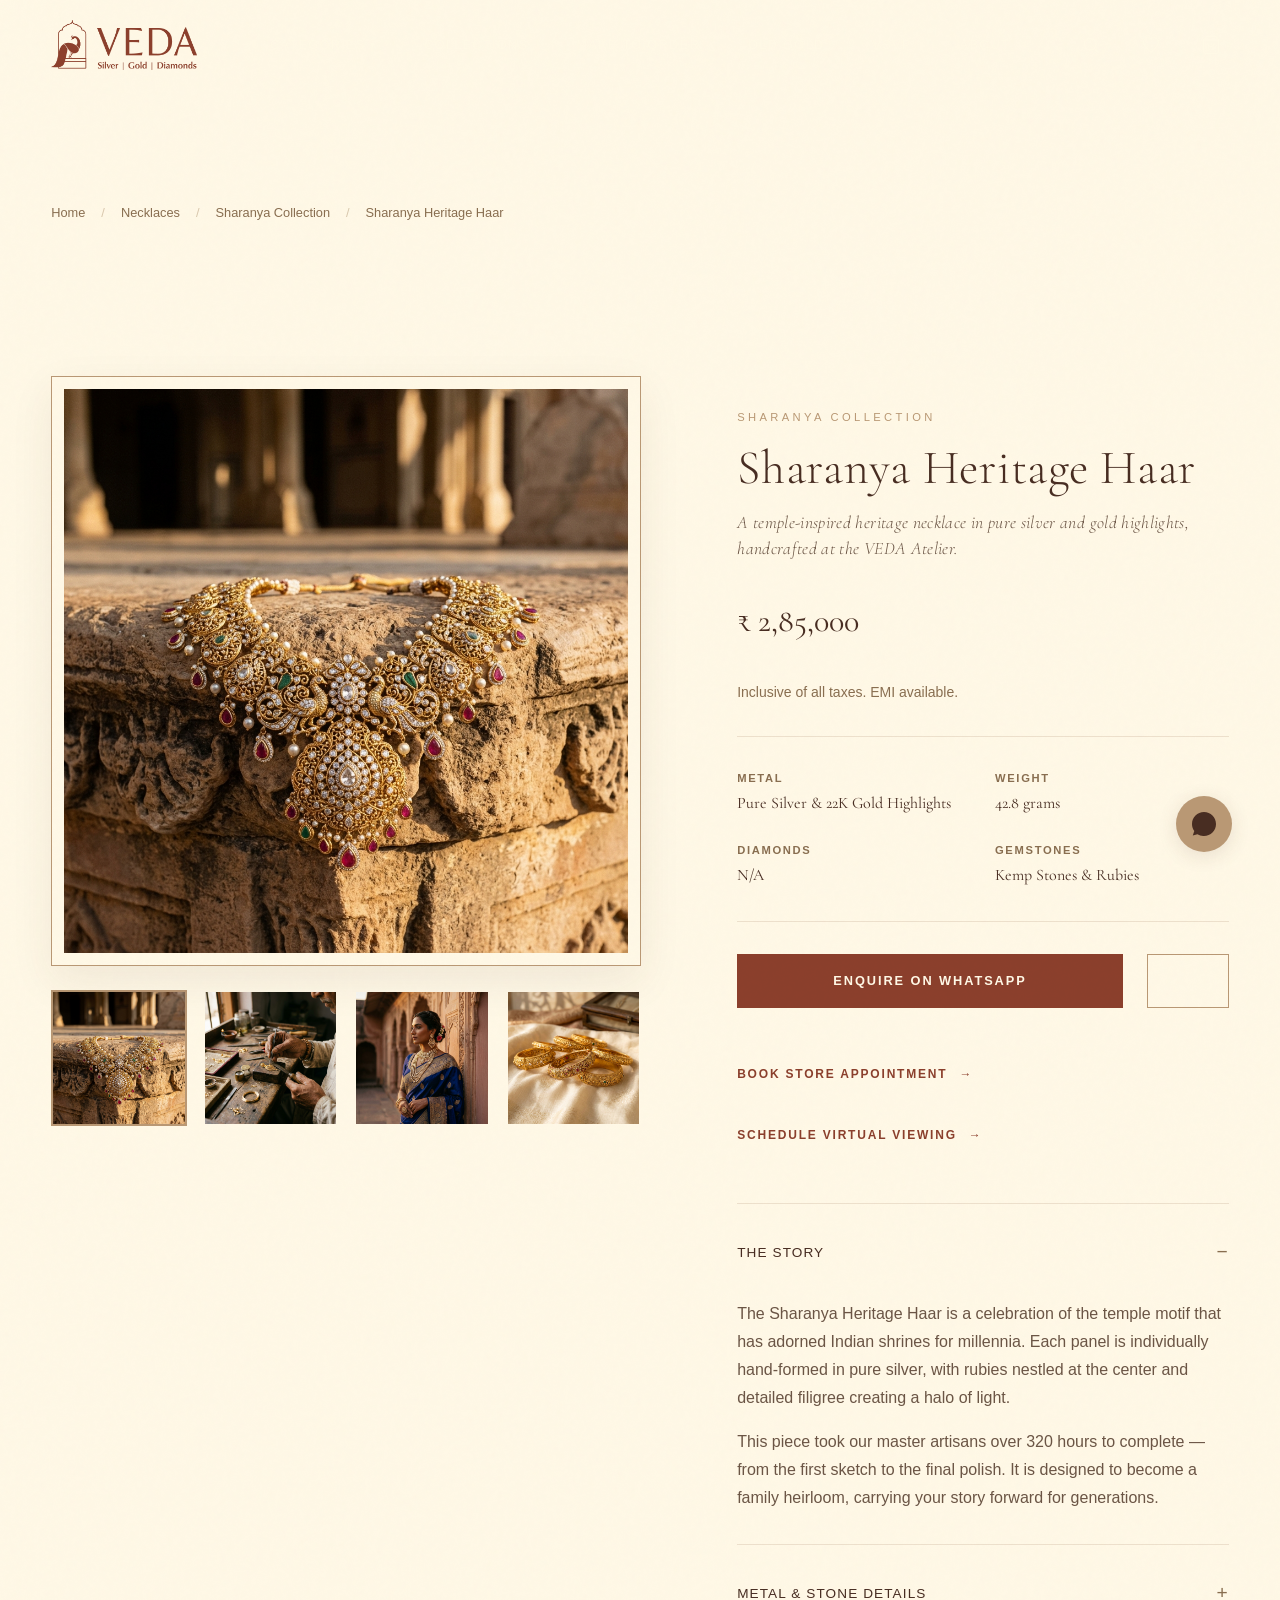
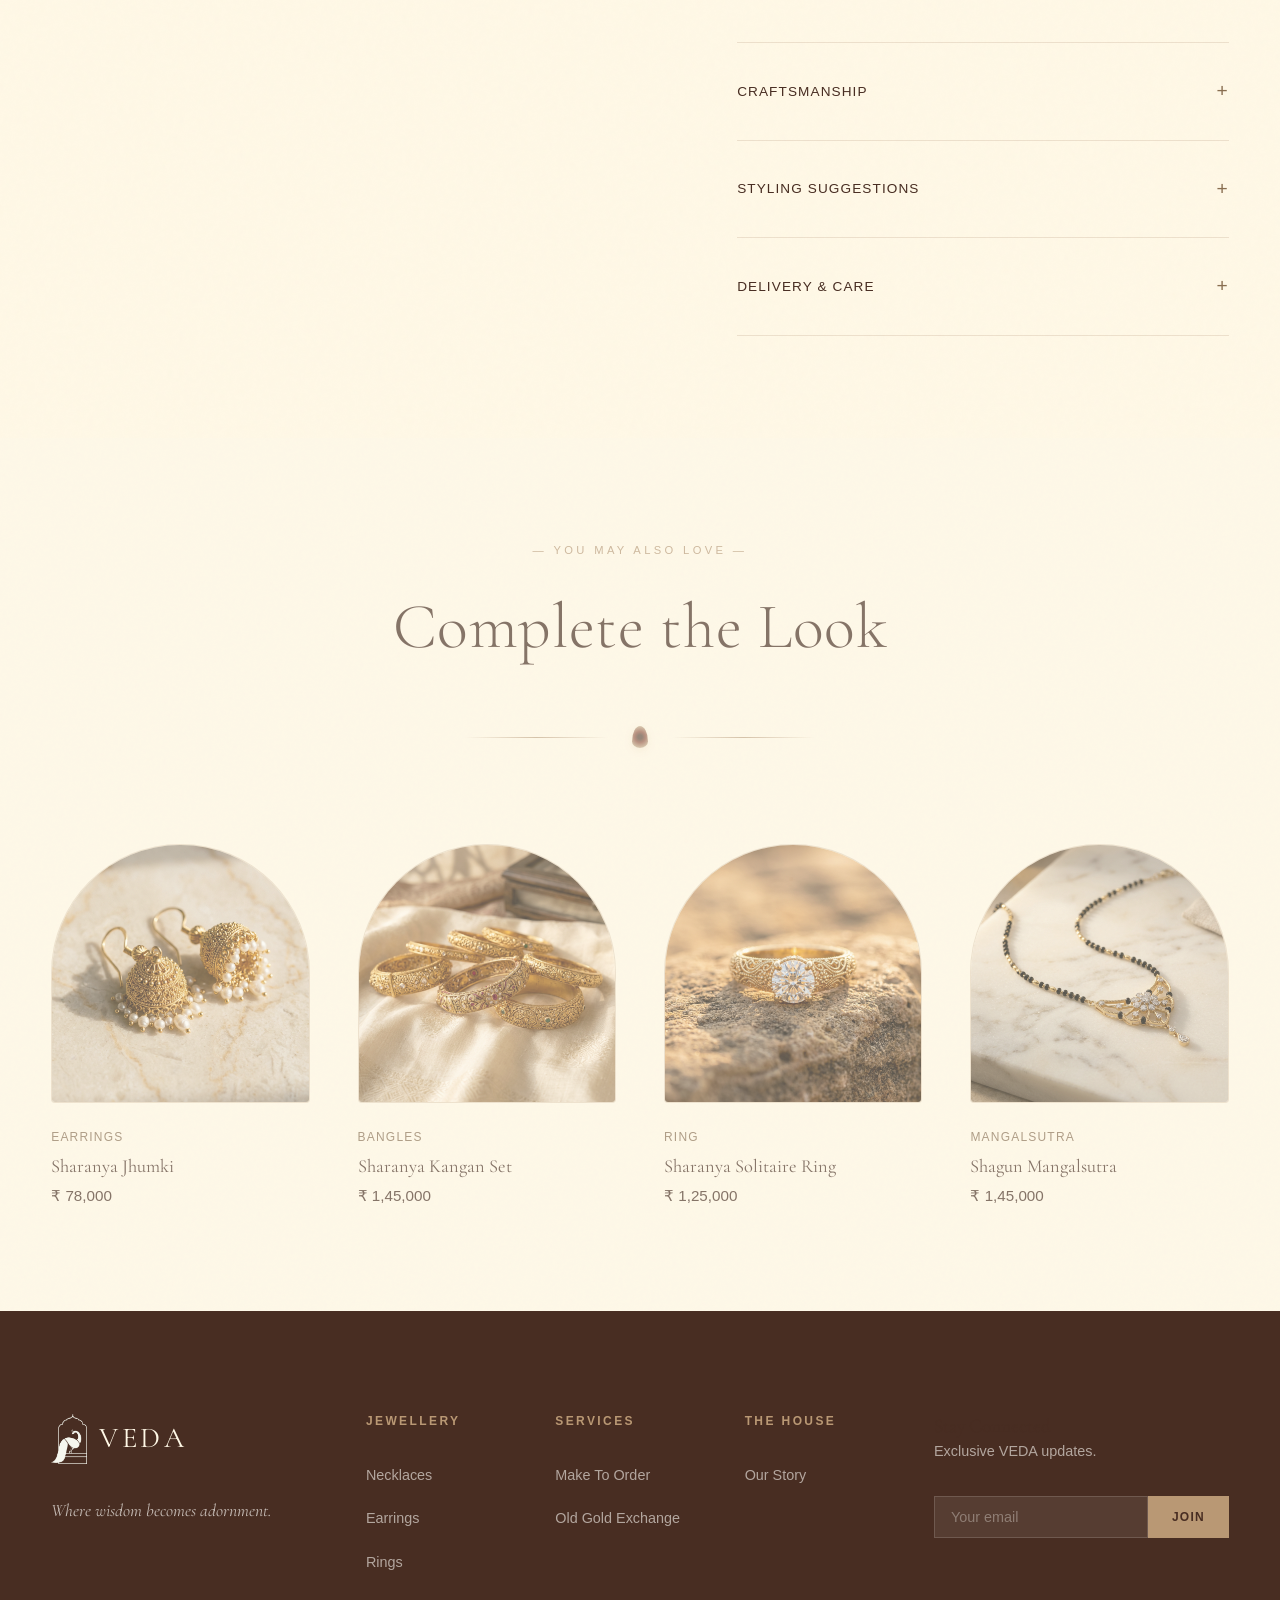
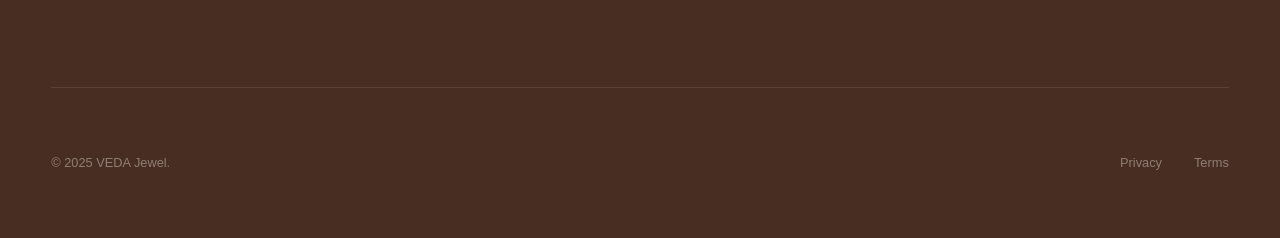
<file: product-detail.html>
<!DOCTYPE html>
<html lang="en">
<head>
  <meta charset="UTF-8">
  <meta name="viewport" content="width=device-width, initial-scale=1.0">
  <title>Sharanya Heritage Haar — VEDA Jewel</title>
  <meta name="description" content="The Sharanya Heritage Haar — a temple-inspired heritage necklace in pure silver and gold highlights, handcrafted at the VEDA Atelier.">
  <link rel="icon" type="image/svg+xml" href="assets/icons/favicon.svg">
  <link rel="stylesheet" href="css/style.css?v=2.0">
  <style>
    .pdp-layout { display: grid; grid-template-columns: 1.2fr 1fr; gap: var(--space-3xl); align-items: start; padding-top: 120px; }
    .pdp-gallery { position: sticky; top: 100px; }
    .pdp-main-image { aspect-ratio: 1; overflow: hidden; background: var(--bg-cream); margin-bottom: var(--space-md); cursor: zoom-in; }
    .pdp-main-image img { width: 100%; height: 100%; object-fit: cover; transition: transform var(--duration-slow) var(--ease-luxury); }
    .pdp-main-image:hover img { transform: scale(1.1); }
    .pdp-thumbs { display: grid; grid-template-columns: repeat(4, 1fr); gap: var(--space-sm); }
    .pdp-thumb { aspect-ratio: 1; overflow: hidden; cursor: pointer; border: 2px solid transparent; transition: border-color var(--duration-fast); background: var(--bg-cream); }
    .pdp-thumb:hover, .pdp-thumb.active { border-color: var(--gold-aged); }
    .pdp-thumb img { width: 100%; height: 100%; object-fit: cover; }
    .pdp-info { padding-top: var(--space-lg); }
    .pdp-price { font-family: var(--font-display); font-size: 2rem; color: var(--text-primary); margin-bottom: var(--space-lg); font-weight: 400; }
    .pdp-meta { display: grid; grid-template-columns: 1fr 1fr; gap: var(--space-md); padding: var(--space-lg) 0; border-top: 1px solid var(--border-light); border-bottom: 1px solid var(--border-light); margin-bottom: var(--space-lg); }
    .pdp-meta-item .meta-label { font-size: 0.7rem; font-weight: 600; letter-spacing: 0.15em; text-transform: uppercase; color: var(--text-tertiary); margin-bottom: 2px; }
    .pdp-meta-item .meta-value { font-family: var(--font-display); font-size: 1rem; color: var(--text-primary); }
    .pdp-actions { display: flex; gap: var(--space-md); margin-bottom: var(--space-xl); }
    .pdp-actions .btn { flex: 1; justify-content: center; }
    .pdp-accordion { border-top: 1px solid var(--border-light); }
    .pdp-accordion-item { border-bottom: 1px solid var(--border-light); }
    .pdp-accordion-header { display: flex; justify-content: space-between; align-items: center; padding: var(--space-lg) 0; cursor: pointer; font-family: var(--font-body); font-size: 0.85rem; font-weight: 500; letter-spacing: 0.08em; text-transform: uppercase; color: var(--text-primary); }
    .pdp-accordion-header::after { content: '+'; font-size: 1.2rem; color: var(--text-tertiary); transition: transform var(--duration-fast); }
    .pdp-accordion-item.open .pdp-accordion-header::after { content: '−'; }
    .pdp-accordion-body { max-height: 0; overflow: hidden; transition: max-height var(--duration-fast) var(--ease-luxury); }
    .pdp-accordion-item.open .pdp-accordion-body { max-height: 500px; }
    .pdp-accordion-body-inner { padding-bottom: var(--space-lg); }
    @media (max-width: 992px) { .pdp-layout { grid-template-columns: 1fr; padding-top: 100px; } .pdp-gallery { position: static; } }
  </style>
</head>
<body>
  <!-- Navigation -->
  <nav class="navbar" id="main-nav"><div class="navbar-inner"><a href="index.html" class="navbar-logo"><img src="assets/icons/logo-full.png" alt="VEDA Jewel" style="height: 50px; width: auto;"></a><div class="navbar-links">
        <div class="navbar-dropdown-wrapper">
          <a href="category.html" class="navbar-dropdown-toggle">Categories <span class="chevron-arrow">&#9662;</span></a>
          <div class="navbar-dropdown-menu">
            <a href="category.html?category=necklaces">Gold Necklaces</a>
            <a href="category.html?category=pendants">Gold Pendants</a>
            <a href="category.html?category=mangalsutra">Gold Mangalsutras</a>
            <a href="category.html?category=earrings">Gold Earrings</a>
            <a href="category.html?category=rings">Gold Rings</a>
            <a href="category.html?category=bracelets">Gold Bracelets</a>
            <a href="category.html?category=nosepin">Gold Nosepins</a>
          </div>
        </div>
        <a href="collection.html">Collections</a><a href="make-to-order.html">Make To Order</a><a href="old-gold-exchange.html">Old Gold</a><a href="vsvp.html">VSVP</a><a href="about.html">About</a></div><div class="navbar-utility"><button aria-label="Search" class="hide-mobile"><svg viewBox="0 0 24 24" fill="none" stroke="currentColor" stroke-width="1.5"><circle cx="11" cy="11" r="7"/><path d="M16.5 16.5L21 21"/></svg></button><a href="#" aria-label="Wishlist" class="hide-mobile"><svg viewBox="0 0 24 24" fill="none" stroke="currentColor" stroke-width="1.5"><path d="M12 21C12 21 3 13.5 3 8.5C3 5.42 5.42 3 8.5 3C10.24 3 11.91 3.81 12 5C12.09 3.81 13.76 3 15.5 3C18.58 3 21 5.42 21 8.5C21 13.5 12 21 12 21Z"/></svg></a><a href="#" aria-label="Cart" class="hide-mobile"><svg viewBox="0 0 24 24" fill="none" stroke="currentColor" stroke-width="1.5"><path d="M6 2L3 6V20C3 20.53 3.21 21.04 3.59 21.41C3.96 21.79 4.47 22 5 22H19C19.53 22 20.04 21.79 20.41 21.41C20.79 21.04 21 20.53 21 20V6L18 2H6Z"/><path d="M3 6H21"/><path d="M16 10C16 11.06 15.58 12.08 14.83 12.83C14.08 13.58 13.06 14 12 14C10.94 14 9.92 13.58 9.17 12.83C8.42 12.08 8 11.06 8 10"/></svg></a><div class="navbar-hamburger" id="hamburger-toggle"><span></span><span></span><span></span></div></div></div></nav>
  <div class="mobile-menu" id="mobile-menu">
    <button class="mobile-menu-close" aria-label="Close menu">&times;</button><a href="index.html">Home</a><a href="category.html">Categories</a><a href="collection.html">Collections</a><a href="make-to-order.html">Make To Order</a><a href="old-gold-exchange.html">Old Gold Exchange</a><a href="vsvp.html">VSVP</a>
    <a href="about.html">Our Story</a></div>

  <!-- Product Detail -->
  <section class="bg-cream luxury-texture">
    <div class="container">
      <div class="breadcrumbs" style="padding-top:100px;"><a href="index.html">Home</a><span class="separator">/</span><a href="category.html">Necklaces</a><span class="separator">/</span><a href="collection.html">Sharanya Collection</a><span class="separator">/</span><span>Sharanya Heritage Haar</span></div>
      
      <div class="pdp-layout">
        <!-- Gallery -->
        <div class="pdp-gallery">
          <div class="pdp-main-image frame-museum" id="pdp-main-image">
            <img src="assets/images/hero-necklace.png" alt="Sharanya Heritage Haar" id="main-product-img">
          </div>
          <div class="pdp-thumbs">
            <div class="pdp-thumb active" onclick="changeImage(this, 'assets/images/hero-necklace.png')"><img src="assets/images/hero-necklace.png" alt="Front view"></div>
            <div class="pdp-thumb" onclick="changeImage(this, 'assets/images/artisan-crafting.png')"><img src="assets/images/artisan-crafting.png" alt="Craftsmanship detail"></div>
            <div class="pdp-thumb" onclick="changeImage(this, 'assets/images/editorial-model.png')"><img src="assets/images/editorial-model.png" alt="Styled"></div>
            <div class="pdp-thumb" onclick="changeImage(this, 'assets/images/gold-bangles.png')"><img src="assets/images/gold-bangles.png" alt="Close up"></div>
          </div>
        </div>

        <!-- Product Info -->
        <div class="pdp-info">
          <span class="label-gold" style="margin-bottom:var(--space-sm);display:block;">Sharanya Collection</span>
          <h1 style="font-size:clamp(2rem,4vw,3rem);margin-bottom:var(--space-sm);">Sharanya Heritage Haar</h1>
          <p class="subtitle" style="font-size:1.1rem;margin-bottom:var(--space-lg);">A temple-inspired heritage necklace in pure silver and gold highlights, handcrafted at the VEDA Atelier.</p>
          
          <div class="pdp-price">₹ 2,85,000</div>
          <p class="body-sm" style="color:var(--text-tertiary);margin-top:-var(--space-sm);margin-bottom:var(--space-lg);">Inclusive of all taxes. EMI available.</p>

          <div class="pdp-meta">
            <div class="pdp-meta-item"><div class="meta-label">Metal</div><div class="meta-value">Pure Silver & 22K Gold Highlights</div></div>
            <div class="pdp-meta-item"><div class="meta-label">Weight</div><div class="meta-value">42.8 grams</div></div>
            <div class="pdp-meta-item"><div class="meta-label">Diamonds</div><div class="meta-value">N/A</div></div>
            <div class="pdp-meta-item"><div class="meta-label">Gemstones</div><div class="meta-value">Kemp Stones & Rubies</div></div>
          </div>

          <div class="pdp-actions">
            <a href="https://wa.me/919187204025?text=I'm%20interested%20in%20the%20Sharanya%20Heritage%20Haar" class="btn btn-primary">Enquire on WhatsApp</a>
            <button class="btn btn-secondary" style="flex:0;">
              <svg viewBox="0 0 24 24" fill="none" stroke="currentColor" stroke-width="1.5" width="18" height="18"><path d="M12 21C12 21 3 13.5 3 8.5C3 5.42 5.42 3 8.5 3C10.24 3 11.91 3.81 12 5C12.09 3.81 13.76 3 15.5 3C18.58 3 21 5.42 21 8.5C21 13.5 12 21 12 21Z"/></svg>
            </button>
          </div>

          <div style="display:flex;gap:var(--space-md);margin-bottom:var(--space-xl);flex-wrap:wrap;">
            <a href="#" class="btn-whisper" style="font-size:0.75rem;">Book Store Appointment</a>
            <a href="#" class="btn-whisper" style="font-size:0.75rem;">Schedule Virtual Viewing</a>
          </div>

          <!-- Accordion Details -->
          <div class="pdp-accordion">
            <div class="pdp-accordion-item open">
              <div class="pdp-accordion-header" onclick="toggleAccordion(this)">The Story</div>
              <div class="pdp-accordion-body"><div class="pdp-accordion-body-inner">
                <p>The Sharanya Heritage Haar is a celebration of the temple motif that has adorned Indian shrines for millennia. Each panel is individually hand-formed in pure silver, with rubies nestled at the center and detailed filigree creating a halo of light.</p>
                <p style="margin-top:var(--space-sm);">This piece took our master artisans over 320 hours to complete — from the first sketch to the final polish. It is designed to become a family heirloom, carrying your story forward for generations.</p>
              </div></div>
            </div>
            <div class="pdp-accordion-item">
              <div class="pdp-accordion-header" onclick="toggleAccordion(this)">Metal & Stone Details</div>
              <div class="pdp-accordion-body"><div class="pdp-accordion-body-inner">
                <p><strong>Metal:</strong> 92.5 Sterling Silver with 22K Gold highlights</p>
                <p><strong>Weight:</strong> 42.8 grams</p>
                <p><strong>Diamonds:</strong> N/A</p>
                <p><strong>Rubies:</strong> Kemp Stones & Burmese Rubies</p>
                <p><strong>Pearls:</strong> 12 South Sea micro-pearls</p>
                <p><strong>Certification:</strong> VEDA Authenticity Certificate</p>
              </div></div>
            </div>
            <div class="pdp-accordion-item">
              <div class="pdp-accordion-header" onclick="toggleAccordion(this)">Craftsmanship</div>
              <div class="pdp-accordion-body"><div class="pdp-accordion-body-inner">
                <p>Hand-crafted at the VEDA Atelier by master silversmith Ramesh Kumar and his team. Techniques used include lost-wax casting, hand-granulation, bezel setting, and antiquing.</p>
                <p style="margin-top:var(--space-sm);">Each temple detail is individually formed and textured to create a lifelike, three-dimensional effect. The piece undergoes 14 quality checks before receiving the VEDA hallmark.</p>
              </div></div>
            </div>
            <div class="pdp-accordion-item">
              <div class="pdp-accordion-header" onclick="toggleAccordion(this)">Styling Suggestions</div>
              <div class="pdp-accordion-body"><div class="pdp-accordion-body-inner">
                <p>The Sharanya Heritage Haar pairs beautifully with:</p>
                <ul style="list-style:disc;padding-left:var(--space-lg);margin-top:var(--space-sm);">
                  <li>Silk sarees in deep jewel tones</li>
                  <li>Banarasi or Kanjeevaram weaves</li>
                  <li>Classic Indo-Western gowns</li>
                  <li>Sharanya Jhumki earrings (matching set available)</li>
                </ul>
              </div></div>
            </div>
            <div class="pdp-accordion-item">
              <div class="pdp-accordion-header" onclick="toggleAccordion(this)">Delivery & Care</div>
              <div class="pdp-accordion-body"><div class="pdp-accordion-body-inner">
                <p><strong>Delivery:</strong> Complimentary insured shipping across India. International shipping available.</p>
                <p><strong>Packaging:</strong> Presented in a handcrafted VEDA heritage box with certificate of authenticity.</p>
                <p><strong>Care:</strong> Lifetime cleaning and polishing service. Store in the provided case when not wearing.</p>
                <p><strong>Returns:</strong> 7-day return policy with full refund.</p>
              </div></div>
            </div>
          </div>
        </div>
      </div>
    </div>
  </section>

  <!-- Related Products -->
  <section class="bg-beige luxury-texture">
    <div class="container">
      <div class="section-header reveal">
        <span class="label-gold">— You May Also Love —</span>
        <h2>Complete the Look</h2>
        <div class="divider-peacock">
          <div class="divider-peacock-eye"></div>
        </div>
      </div>
      <div class="grid grid-4 reveal" style="gap:var(--space-xl);">
        <a href="product-detail.html" class="card-product"><div class="card-product-image"><img src="assets/images/gold-earrings.png" alt="Sharanya Jhumki"></div><div class="card-product-category">Earrings</div><h5>Sharanya Jhumki</h5><div class="card-product-price">₹ 78,000</div></a>
        <a href="product-detail.html" class="card-product"><div class="card-product-image"><img src="assets/images/gold-bangles.png" alt="Sharanya Kangan Set"></div><div class="card-product-category">Bangles</div><h5>Sharanya Kangan Set</h5><div class="card-product-price">₹ 1,45,000</div></a>
        <a href="product-detail.html" class="card-product"><div class="card-product-image"><img src="assets/images/diamond-ring.png" alt="Sharanya Solitaire Ring"></div><div class="card-product-category">Ring</div><h5>Sharanya Solitaire Ring</h5><div class="card-product-price">₹ 1,25,000</div></a>
        <a href="product-detail.html" class="card-product"><div class="card-product-image"><img src="assets/images/mangalsutra.png" alt="Shagun Mangalsutra"></div><div class="card-product-category">Mangalsutra</div><h5>Shagun Mangalsutra</h5><div class="card-product-price">₹ 1,45,000</div></a>
      </div>
    </div>
  </section>

  <!-- Footer -->
  <footer class="footer"><div class="container"><div class="footer-grid"><div class="footer-brand"><div class="footer-logo"><a href="index.html" style="display:flex;align-items:center;gap:0.75rem;"><img src="assets/icons/logo-peacock.png" alt="VEDA" style="height:50px;width:auto;filter:brightness(0) invert(0.7) sepia(1) saturate(2) hue-rotate(10deg);"><span style="font-family:var(--font-display);font-size:1.8rem;letter-spacing:0.12em;color:var(--gold-aged);">VEDA</span></a></div><p class="footer-tagline">Where wisdom becomes adornment.</p></div><div class="footer-column"><h5>Jewellery</h5><ul><li><a href="category.html">Necklaces</a></li><li><a href="category.html">Earrings</a></li><li><a href="category.html">Rings</a></li></ul></div><div class="footer-column"><h5>Services</h5><ul><li><a href="make-to-order.html">Make To Order</a></li><li><a href="old-gold-exchange.html">Old Gold Exchange</a></li></ul></div><div class="footer-column"><h5>The House</h5><ul><li><a href="about.html">Our Story</a></li></ul></div><div class="footer-newsletter"><h5>Stay Connected</h5><p>Exclusive VEDA updates.</p><form class="footer-newsletter-form" onsubmit="event.preventDefault();"><input type="email" placeholder="Your email"><button type="submit">Join</button></form></div></div><div class="footer-bottom"><p>&copy; 2025 VEDA Jewel.</p><div class="footer-bottom-links"><a href="#">Privacy</a><a href="#">Terms</a></div></div></div></footer>
  <div class="sticky-ctas"><a href="https://wa.me/919187204025" class="sticky-cta sticky-cta-whatsapp" aria-label="WhatsApp"><svg viewBox="0 0 24 24" fill="currentColor"><path d="M17.472 14.382c-.297-.149-1.758-.867-2.03-.967-.273-.099-.471-.148-.67.15-.197.297-.767.966-.94 1.164-.173.199-.347.223-.644.075-.297-.15-1.255-.463-2.39-1.475-.883-.788-1.48-1.761-1.653-2.059-.173-.297-.018-.458.13-.606.134-.133.298-.347.446-.52.149-.174.198-.298.298-.497.099-.198.05-.371-.025-.52-.075-.149-.669-1.612-.916-2.207-.242-.579-.487-.5-.669-.51-.173-.008-.371-.01-.57-.01-.198 0-.52.074-.792.372-.272.297-1.04 1.016-1.04 2.479 0 1.462 1.065 2.875 1.213 3.074.149.198 2.096 3.2 5.077 4.487.709.306 1.262.489 1.694.625.712.227 1.36.195 1.871.118.571-.085 1.758-.719 2.006-1.413.248-.694.248-1.289.173-1.413-.074-.124-.272-.198-.57-.347z"/><path d="M12 0C5.373 0 0 5.373 0 12c0 2.625.846 5.059 2.284 7.034L.789 23.492l4.634-1.215A11.95 11.95 0 0012 24c6.627 0 12-5.373 12-12S18.627 0 12 0z"/></svg></a></div>

  <script src="js/main.js"></script>
  <script>
    // Image gallery
    function changeImage(thumb, src) {
      document.getElementById('main-product-img').src = src;
      document.querySelectorAll('.pdp-thumb').forEach(t => t.classList.remove('active'));
      thumb.classList.add('active');
    }
    // Accordion
    function toggleAccordion(header) {
      const item = header.parentElement;
      const wasOpen = item.classList.contains('open');
      // Close all
      document.querySelectorAll('.pdp-accordion-item').forEach(i => i.classList.remove('open'));
      // Toggle clicked
      if (!wasOpen) item.classList.add('open');
    }
  </script>
</body>
</html>
</file>
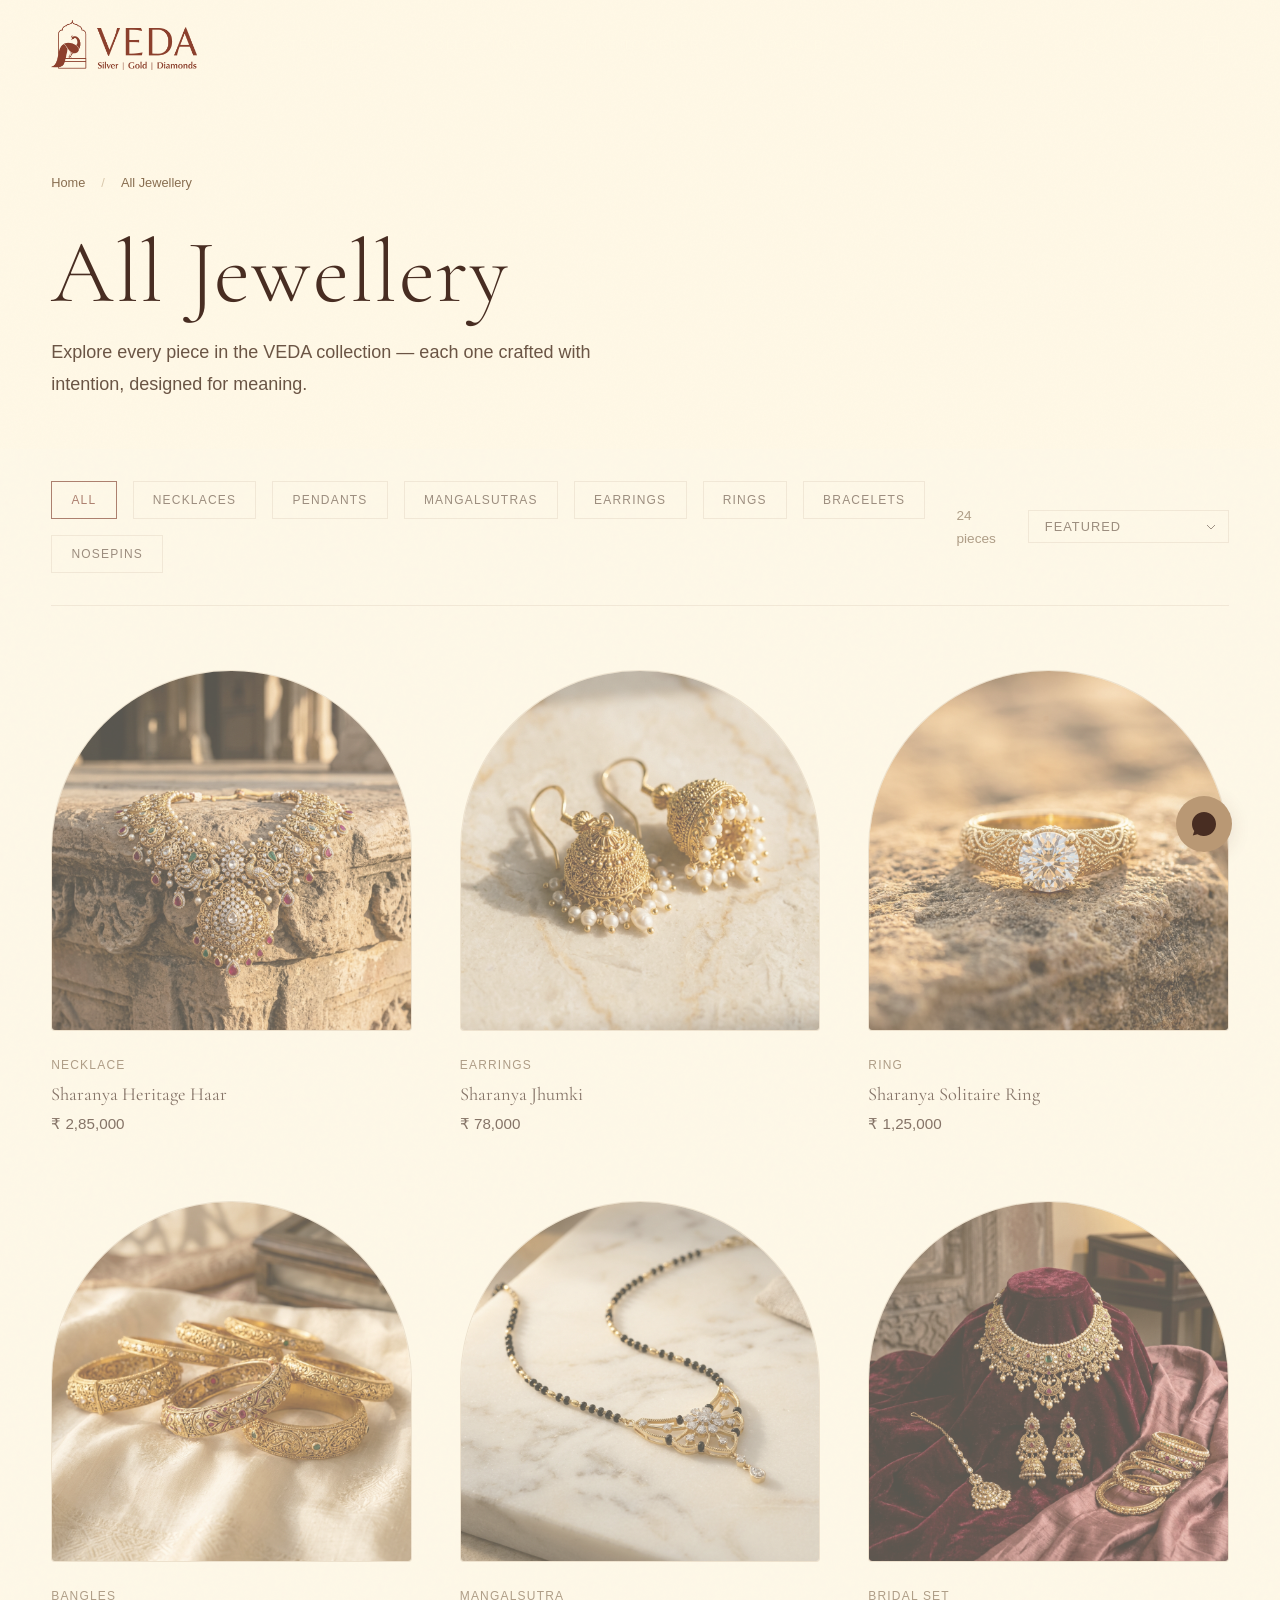
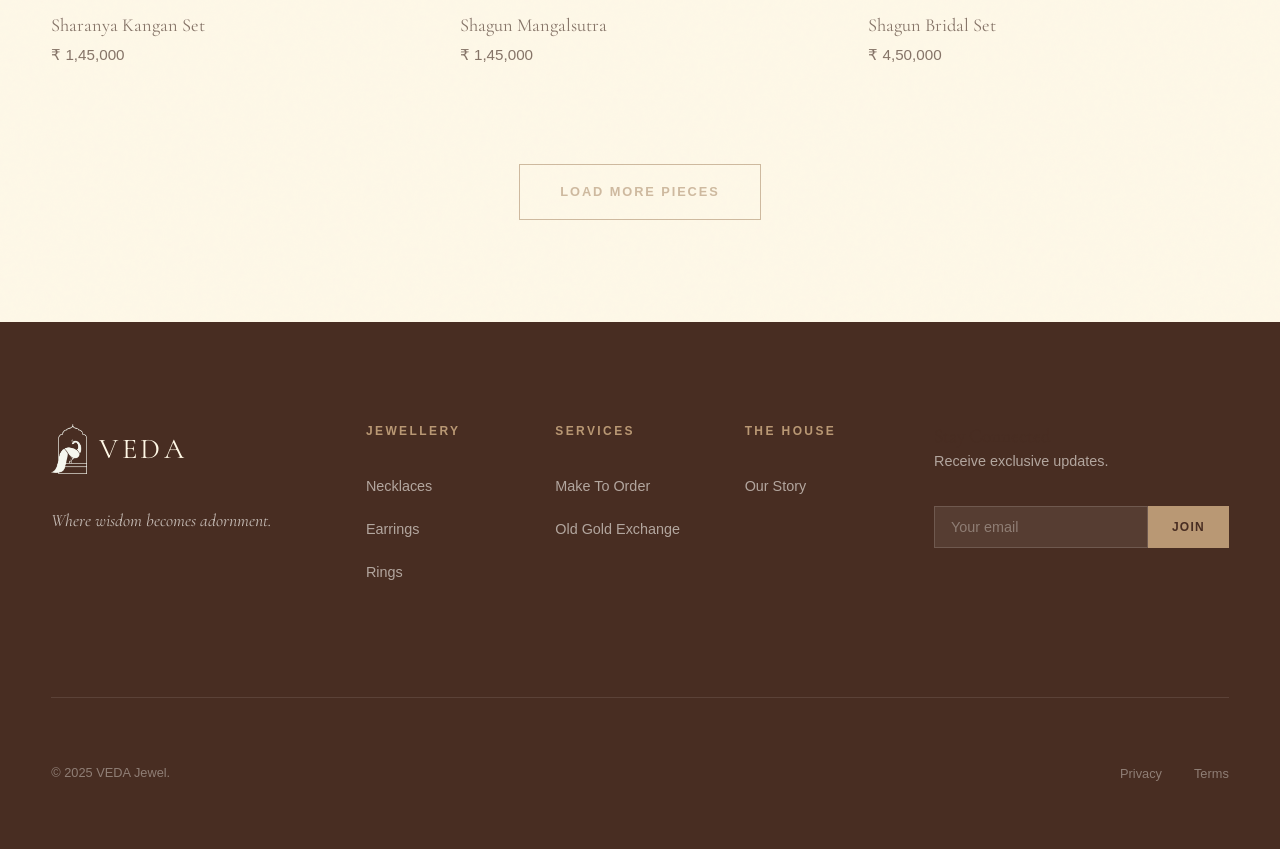
<file: products.html>
<!DOCTYPE html>
<html lang="en">
<head>
  <meta charset="UTF-8">
  <meta name="viewport" content="width=device-width, initial-scale=1.0">
  <title>Shop All Jewellery — VEDA Jewel</title>
  <meta name="description" content="Browse VEDA's complete collection of luxury Indian jewellery — necklaces, earrings, rings, bangles, and bridal sets in gold, diamonds, and silver.">
  <link rel="icon" type="image/svg+xml" href="assets/icons/favicon.svg">
  <link rel="stylesheet" href="css/style.css?v=2.0">
  <style>
    .product-grid { display: grid; grid-template-columns: repeat(3, 1fr); gap: var(--space-2xl) var(--space-xl); }
    .sort-select { background: transparent; border: 1px solid var(--border-light); padding: 0.5rem 2rem 0.5rem 1rem; font-size: 0.8rem; letter-spacing: 0.08em; text-transform: uppercase; color: var(--text-secondary); appearance: none; background-image: url("data:image/svg+xml,%3Csvg width='10' height='6' viewBox='0 0 10 6' xmlns='http://www.w3.org/2000/svg'%3E%3Cpath d='M1 1l4 4 4-4' stroke='%236B5B4F' fill='none'/%3E%3C/svg%3E"); background-repeat: no-repeat; background-position: right 0.75rem center; cursor: pointer; }
    .filter-pills { display: flex; gap: var(--space-sm); flex-wrap: wrap; }
    .filter-pill { padding: 0.5rem 1.2rem; border: 1px solid var(--border-light); font-size: 0.75rem; letter-spacing: 0.1em; text-transform: uppercase; color: var(--text-secondary); cursor: pointer; transition: all var(--duration-fast); }
    .filter-pill:hover, .filter-pill.active { border-color: var(--maroon); color: var(--maroon); }
    .load-more { text-align: center; margin-top: var(--space-3xl); }
    @media (max-width: 992px) { .product-grid { grid-template-columns: repeat(2, 1fr); } }
    @media (max-width: 480px) { .product-grid { grid-template-columns: 1fr; } }
  </style>
</head>
<body>
  <!-- Navigation -->
  <nav class="navbar" id="main-nav"><div class="navbar-inner"><a href="index.html" class="navbar-logo"><img src="assets/icons/logo-full.png" alt="VEDA Jewel" style="height: 50px; width: auto;"></a><div class="navbar-links">
        <div class="navbar-dropdown-wrapper">
          <a href="category.html" class="navbar-dropdown-toggle">Categories <span class="chevron-arrow">&#9662;</span></a>
          <div class="navbar-dropdown-menu">
            <a href="category.html?category=necklaces">Gold Necklaces</a>
            <a href="category.html?category=pendants">Gold Pendants</a>
            <a href="category.html?category=mangalsutra">Gold Mangalsutras</a>
            <a href="category.html?category=earrings">Gold Earrings</a>
            <a href="category.html?category=rings">Gold Rings</a>
            <a href="category.html?category=bracelets">Gold Bracelets</a>
            <a href="category.html?category=nosepin">Gold Nosepins</a>
          </div>
        </div>
        <a href="collection.html">Collections</a><a href="make-to-order.html">Make To Order</a><a href="old-gold-exchange.html">Old Gold</a><a href="vsvp.html">VSVP</a><a href="about.html">About</a></div><div class="navbar-utility"><button aria-label="Search" class="hide-mobile"><svg viewBox="0 0 24 24" fill="none" stroke="currentColor" stroke-width="1.5"><circle cx="11" cy="11" r="7"/><path d="M16.5 16.5L21 21"/></svg></button><a href="#" aria-label="Wishlist" class="hide-mobile"><svg viewBox="0 0 24 24" fill="none" stroke="currentColor" stroke-width="1.5"><path d="M12 21C12 21 3 13.5 3 8.5C3 5.42 5.42 3 8.5 3C10.24 3 11.91 3.81 12 5C12.09 3.81 13.76 3 15.5 3C18.58 3 21 5.42 21 8.5C21 13.5 12 21 12 21Z"/></svg></a><a href="#" aria-label="Cart" class="hide-mobile"><svg viewBox="0 0 24 24" fill="none" stroke="currentColor" stroke-width="1.5"><path d="M6 2L3 6V20C3 20.53 3.21 21.04 3.59 21.41C3.96 21.79 4.47 22 5 22H19C19.53 22 20.04 21.79 20.41 21.41C20.79 21.04 21 20.53 21 20V6L18 2H6Z"/><path d="M3 6H21"/><path d="M16 10C16 11.06 15.58 12.08 14.83 12.83C14.08 13.58 13.06 14 12 14C10.94 14 9.92 13.58 9.17 12.83C8.42 12.08 8 11.06 8 10"/></svg></a><div class="navbar-hamburger" id="hamburger-toggle"><span></span><span></span><span></span></div></div></div></nav>
  <div class="mobile-menu" id="mobile-menu">
    <button class="mobile-menu-close" aria-label="Close menu">&times;</button><a href="index.html">Home</a><a href="category.html">Categories</a><a href="collection.html">Collections</a><a href="make-to-order.html">Make To Order</a><a href="old-gold-exchange.html">Old Gold Exchange</a><a href="vsvp.html">VSVP</a>
    <a href="about.html">Our Story</a></div>

  <!-- Page Header -->
  <section class="bg-cream pt-nav luxury-texture" style="padding-top:140px;padding-bottom:var(--space-xl);">
    <div class="container">
      <div class="breadcrumbs"><a href="index.html">Home</a><span class="separator">/</span><span>All Jewellery</span></div>
      <h1 style="margin-bottom:var(--space-sm);">All Jewellery</h1>
      <p class="body-lg" style="max-width:600px;">Explore every piece in the VEDA collection — each one crafted with intention, designed for meaning.</p>
    </div>
  </section>

  <!-- Filters & Products -->
  <section class="bg-cream luxury-texture" style="padding-top:0;">
    <div class="container">
      <div class="filter-bar">
        <div class="filter-pills">
          <span class="filter-pill active">All</span>
          <span class="filter-pill">Necklaces</span>
          <span class="filter-pill">Pendants</span>
          <span class="filter-pill">Mangalsutras</span>
          <span class="filter-pill">Earrings</span>
          <span class="filter-pill">Rings</span>
          <span class="filter-pill">Bracelets</span>
          <span class="filter-pill">Nosepins</span>
        </div>
        <div class="filter-actions">
          <span class="filter-count" style="font-size:0.85rem;color:var(--text-tertiary);">24 pieces</span>
          <select class="sort-select" aria-label="Sort">
            <option>Featured</option>
            <option>Price: Low to High</option>
            <option>Price: High to Low</option>
            <option>Newest</option>
          </select>
        </div>
      </div>

      <div class="product-grid reveal">
        <a href="product-detail.html" class="card-product"><div class="card-product-image"><img src="assets/images/hero-necklace.png" alt="Sharanya Heritage Haar"></div><span class="card-product-wishlist"><svg viewBox="0 0 24 24" fill="none" stroke="currentColor" stroke-width="1.5" width="16" height="16"><path d="M12 21C12 21 3 13.5 3 8.5C3 5.42 5.42 3 8.5 3C10.24 3 11.91 3.81 12 5C12.09 3.81 13.76 3 15.5 3C18.58 3 21 5.42 21 8.5C21 13.5 12 21 12 21Z"/></svg></span><div class="card-product-category">Necklace</div><h5>Sharanya Heritage Haar</h5><div class="card-product-price">₹ 2,85,000</div></a>
        <a href="product-detail.html" class="card-product"><div class="card-product-image"><img src="assets/images/gold-earrings.png" alt="Sharanya Jhumki"></div><span class="card-product-wishlist"><svg viewBox="0 0 24 24" fill="none" stroke="currentColor" stroke-width="1.5" width="16" height="16"><path d="M12 21C12 21 3 13.5 3 8.5C3 5.42 5.42 3 8.5 3C10.24 3 11.91 3.81 12 5C12.09 3.81 13.76 3 15.5 3C18.58 3 21 5.42 21 8.5C21 13.5 12 21 12 21Z"/></svg></span><div class="card-product-category">Earrings</div><h5>Sharanya Jhumki</h5><div class="card-product-price">₹ 78,000</div></a>
        <a href="product-detail.html" class="card-product"><div class="card-product-image"><img src="assets/images/diamond-ring.png" alt="Sharanya Solitaire Ring"></div><span class="card-product-wishlist"><svg viewBox="0 0 24 24" fill="none" stroke="currentColor" stroke-width="1.5" width="16" height="16"><path d="M12 21C12 21 3 13.5 3 8.5C3 5.42 5.42 3 8.5 3C10.24 3 11.91 3.81 12 5C12.09 3.81 13.76 3 15.5 3C18.58 3 21 5.42 21 8.5C21 13.5 12 21 12 21Z"/></svg></span><div class="card-product-category">Ring</div><h5>Sharanya Solitaire Ring</h5><div class="card-product-price">₹ 1,25,000</div></a>
        <a href="product-detail.html" class="card-product"><div class="card-product-image"><img src="assets/images/gold-bangles.png" alt="Sharanya Kangan Set"></div><span class="card-product-wishlist"><svg viewBox="0 0 24 24" fill="none" stroke="currentColor" stroke-width="1.5" width="16" height="16"><path d="M12 21C12 21 3 13.5 3 8.5C3 5.42 5.42 3 8.5 3C10.24 3 11.91 3.81 12 5C12.09 3.81 13.76 3 15.5 3C18.58 3 21 5.42 21 8.5C21 13.5 12 21 12 21Z"/></svg></span><div class="card-product-category">Bangles</div><h5>Sharanya Kangan Set</h5><div class="card-product-price">₹ 1,45,000</div></a>
        <a href="product-detail.html" class="card-product"><div class="card-product-image"><img src="assets/images/mangalsutra.png" alt="Shagun Mangalsutra"></div><span class="card-product-wishlist"><svg viewBox="0 0 24 24" fill="none" stroke="currentColor" stroke-width="1.5" width="16" height="16"><path d="M12 21C12 21 3 13.5 3 8.5C3 5.42 5.42 3 8.5 3C10.24 3 11.91 3.81 12 5C12.09 3.81 13.76 3 15.5 3C18.58 3 21 5.42 21 8.5C21 13.5 12 21 12 21Z"/></svg></span><div class="card-product-category">Mangalsutra</div><h5>Shagun Mangalsutra</h5><div class="card-product-price">₹ 1,45,000</div></a>
        <a href="product-detail.html" class="card-product"><div class="card-product-image"><img src="assets/images/bridal-set.png" alt="Shagun Bridal Set"></div><span class="card-product-wishlist"><svg viewBox="0 0 24 24" fill="none" stroke="currentColor" stroke-width="1.5" width="16" height="16"><path d="M12 21C12 21 3 13.5 3 8.5C3 5.42 5.42 3 8.5 3C10.24 3 11.91 3.81 12 5C12.09 3.81 13.76 3 15.5 3C18.58 3 21 5.42 21 8.5C21 13.5 12 21 12 21Z"/></svg></span><div class="card-product-category">Bridal Set</div><h5>Shagun Bridal Set</h5><div class="card-product-price">₹ 4,50,000</div></a>
      </div>

      <div class="load-more reveal"><a href="#" class="btn btn-secondary">Load More Pieces</a></div>
    </div>
  </section>

  <!-- Footer -->
  <footer class="footer"><div class="container"><div class="footer-grid"><div class="footer-brand"><div class="footer-logo"><a href="index.html" style="display:flex;align-items:center;gap:0.75rem;"><img src="assets/icons/logo-peacock.png" alt="VEDA" style="height:50px;width:auto;filter:brightness(0) invert(0.7) sepia(1) saturate(2) hue-rotate(10deg);"><span style="font-family:var(--font-display);font-size:1.8rem;letter-spacing:0.12em;color:var(--gold-aged);">VEDA</span></a></div><p class="footer-tagline">Where wisdom becomes adornment.</p></div><div class="footer-column"><h5>Jewellery</h5><ul><li><a href="category.html">Necklaces</a></li><li><a href="category.html">Earrings</a></li><li><a href="category.html">Rings</a></li></ul></div><div class="footer-column"><h5>Services</h5><ul><li><a href="make-to-order.html">Make To Order</a></li><li><a href="old-gold-exchange.html">Old Gold Exchange</a></li></ul></div><div class="footer-column"><h5>The House</h5><ul><li><a href="about.html">Our Story</a></li></ul></div><div class="footer-newsletter"><h5>Stay Connected</h5><p>Receive exclusive updates.</p><form class="footer-newsletter-form" onsubmit="event.preventDefault();"><input type="email" placeholder="Your email"><button type="submit">Join</button></form></div></div><div class="footer-bottom"><p>&copy; 2025 VEDA Jewel.</p><div class="footer-bottom-links"><a href="#">Privacy</a><a href="#">Terms</a></div></div></div></footer>
  <div class="sticky-ctas"><a href="https://wa.me/919187204025" class="sticky-cta sticky-cta-whatsapp" aria-label="WhatsApp"><svg viewBox="0 0 24 24" fill="currentColor"><path d="M17.472 14.382c-.297-.149-1.758-.867-2.03-.967-.273-.099-.471-.148-.67.15-.197.297-.767.966-.94 1.164-.173.199-.347.223-.644.075-.297-.15-1.255-.463-2.39-1.475-.883-.788-1.48-1.761-1.653-2.059-.173-.297-.018-.458.13-.606.134-.133.298-.347.446-.52.149-.174.198-.298.298-.497.099-.198.05-.371-.025-.52-.075-.149-.669-1.612-.916-2.207-.242-.579-.487-.5-.669-.51-.173-.008-.371-.01-.57-.01-.198 0-.52.074-.792.372-.272.297-1.04 1.016-1.04 2.479 0 1.462 1.065 2.875 1.213 3.074.149.198 2.096 3.2 5.077 4.487.709.306 1.262.489 1.694.625.712.227 1.36.195 1.871.118.571-.085 1.758-.719 2.006-1.413.248-.694.248-1.289.173-1.413-.074-.124-.272-.198-.57-.347z"/><path d="M12 0C5.373 0 0 5.373 0 12c0 2.625.846 5.059 2.284 7.034L.789 23.492l4.634-1.215A11.95 11.95 0 0012 24c6.627 0 12-5.373 12-12S18.627 0 12 0z"/></svg></a></div>
  <script src="js/main.js"></script>
</body>
</html>
</file>
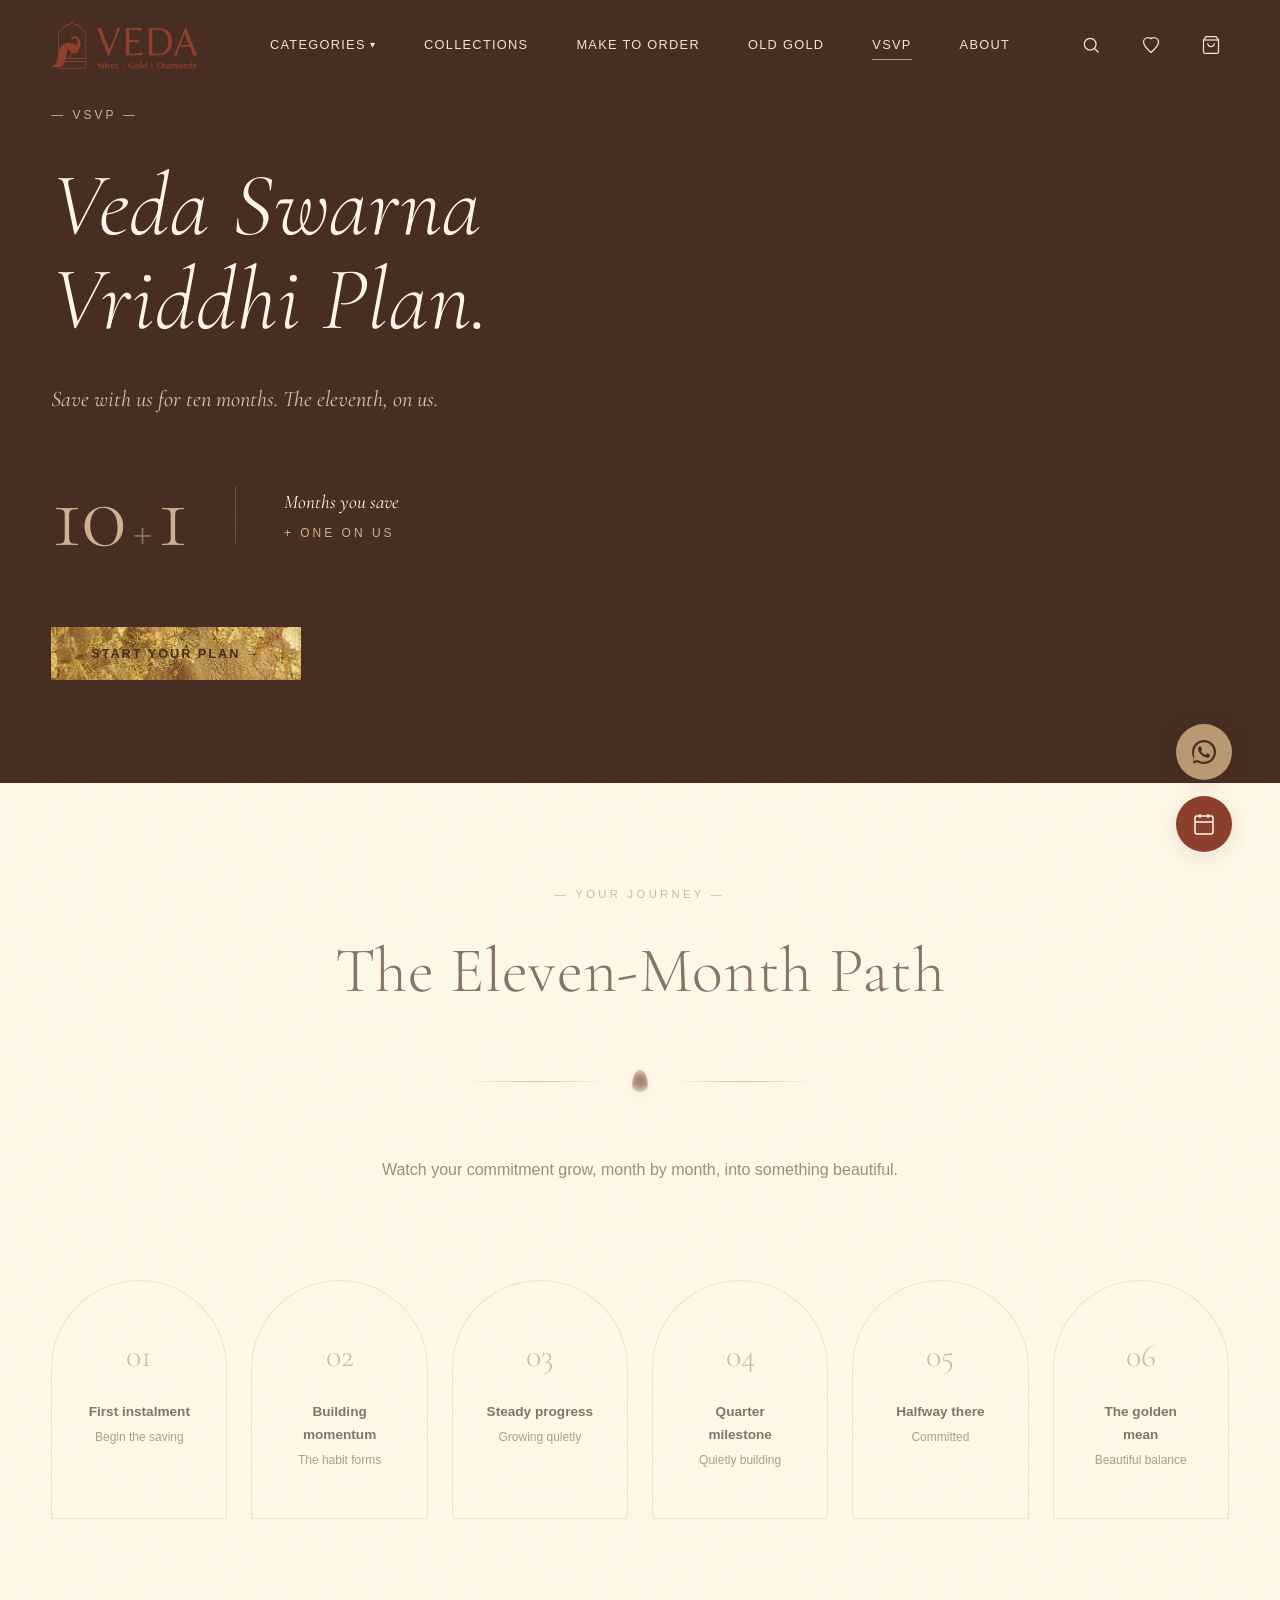
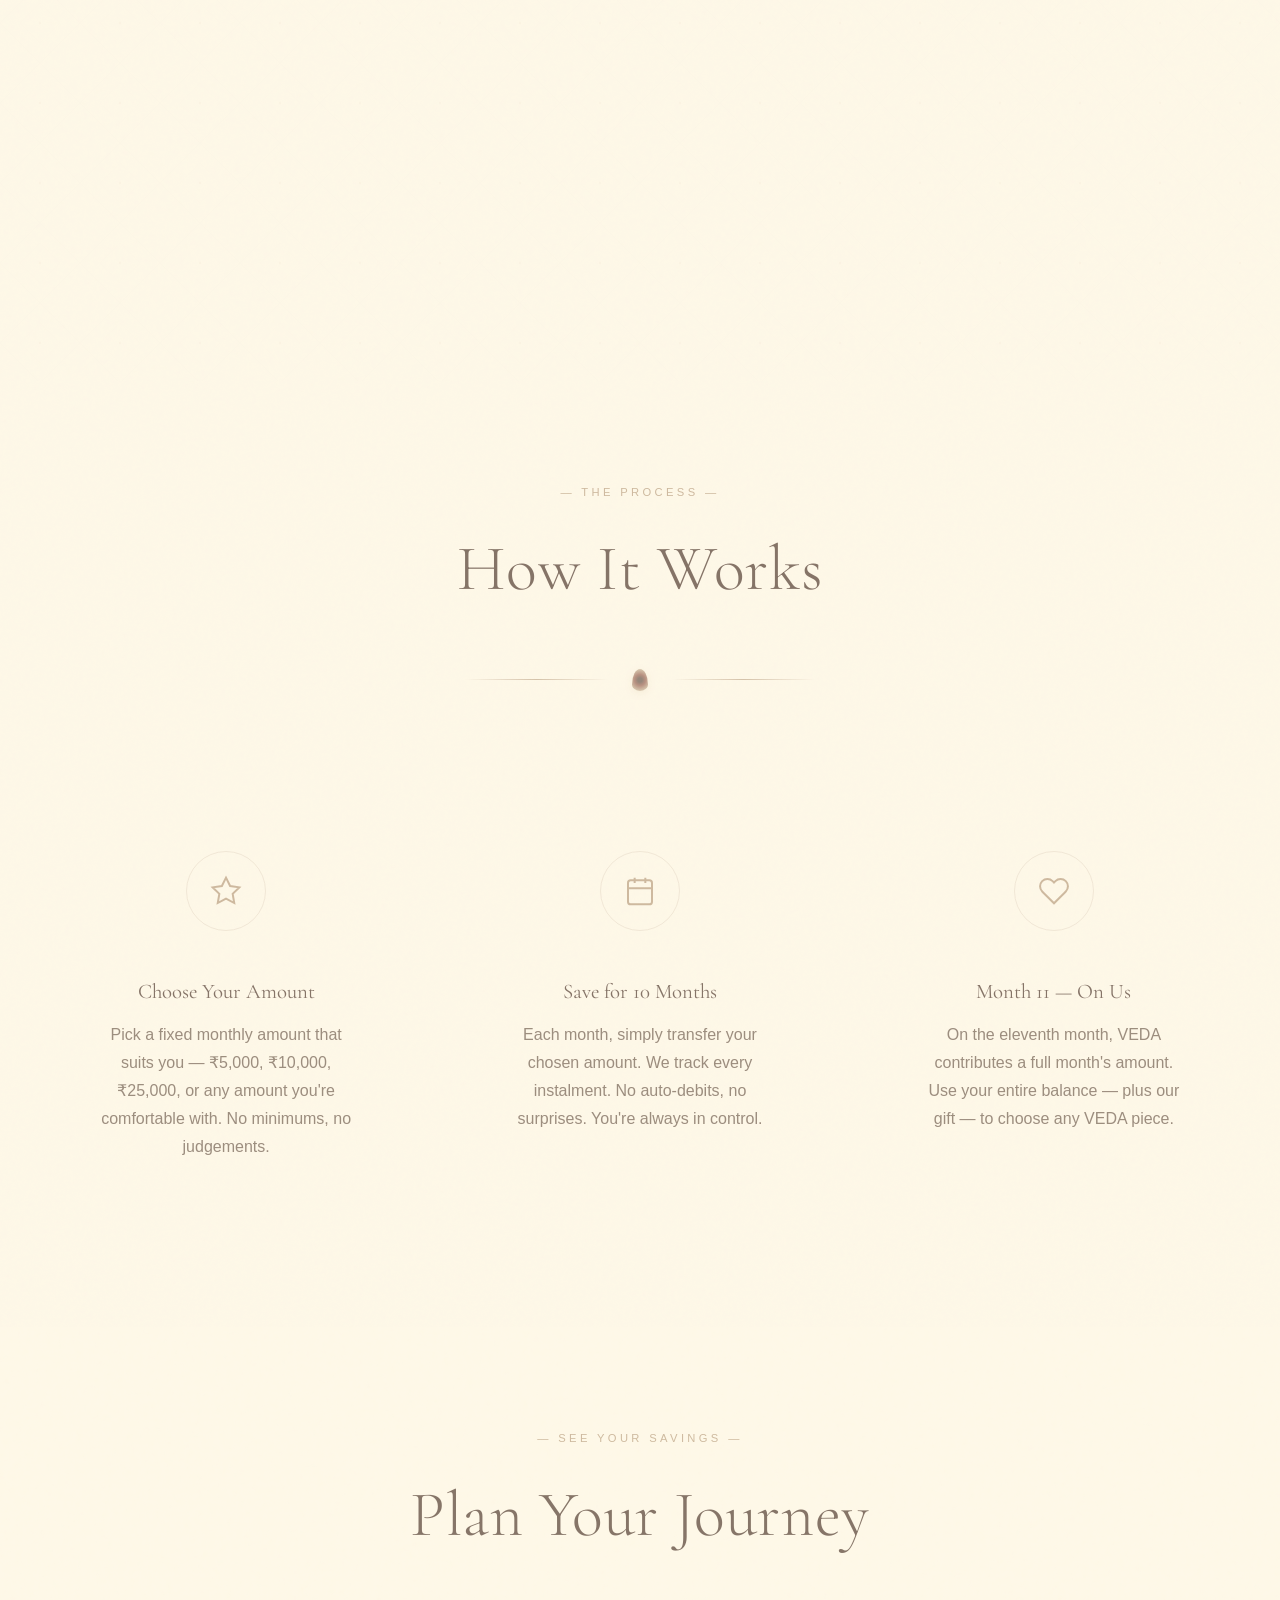
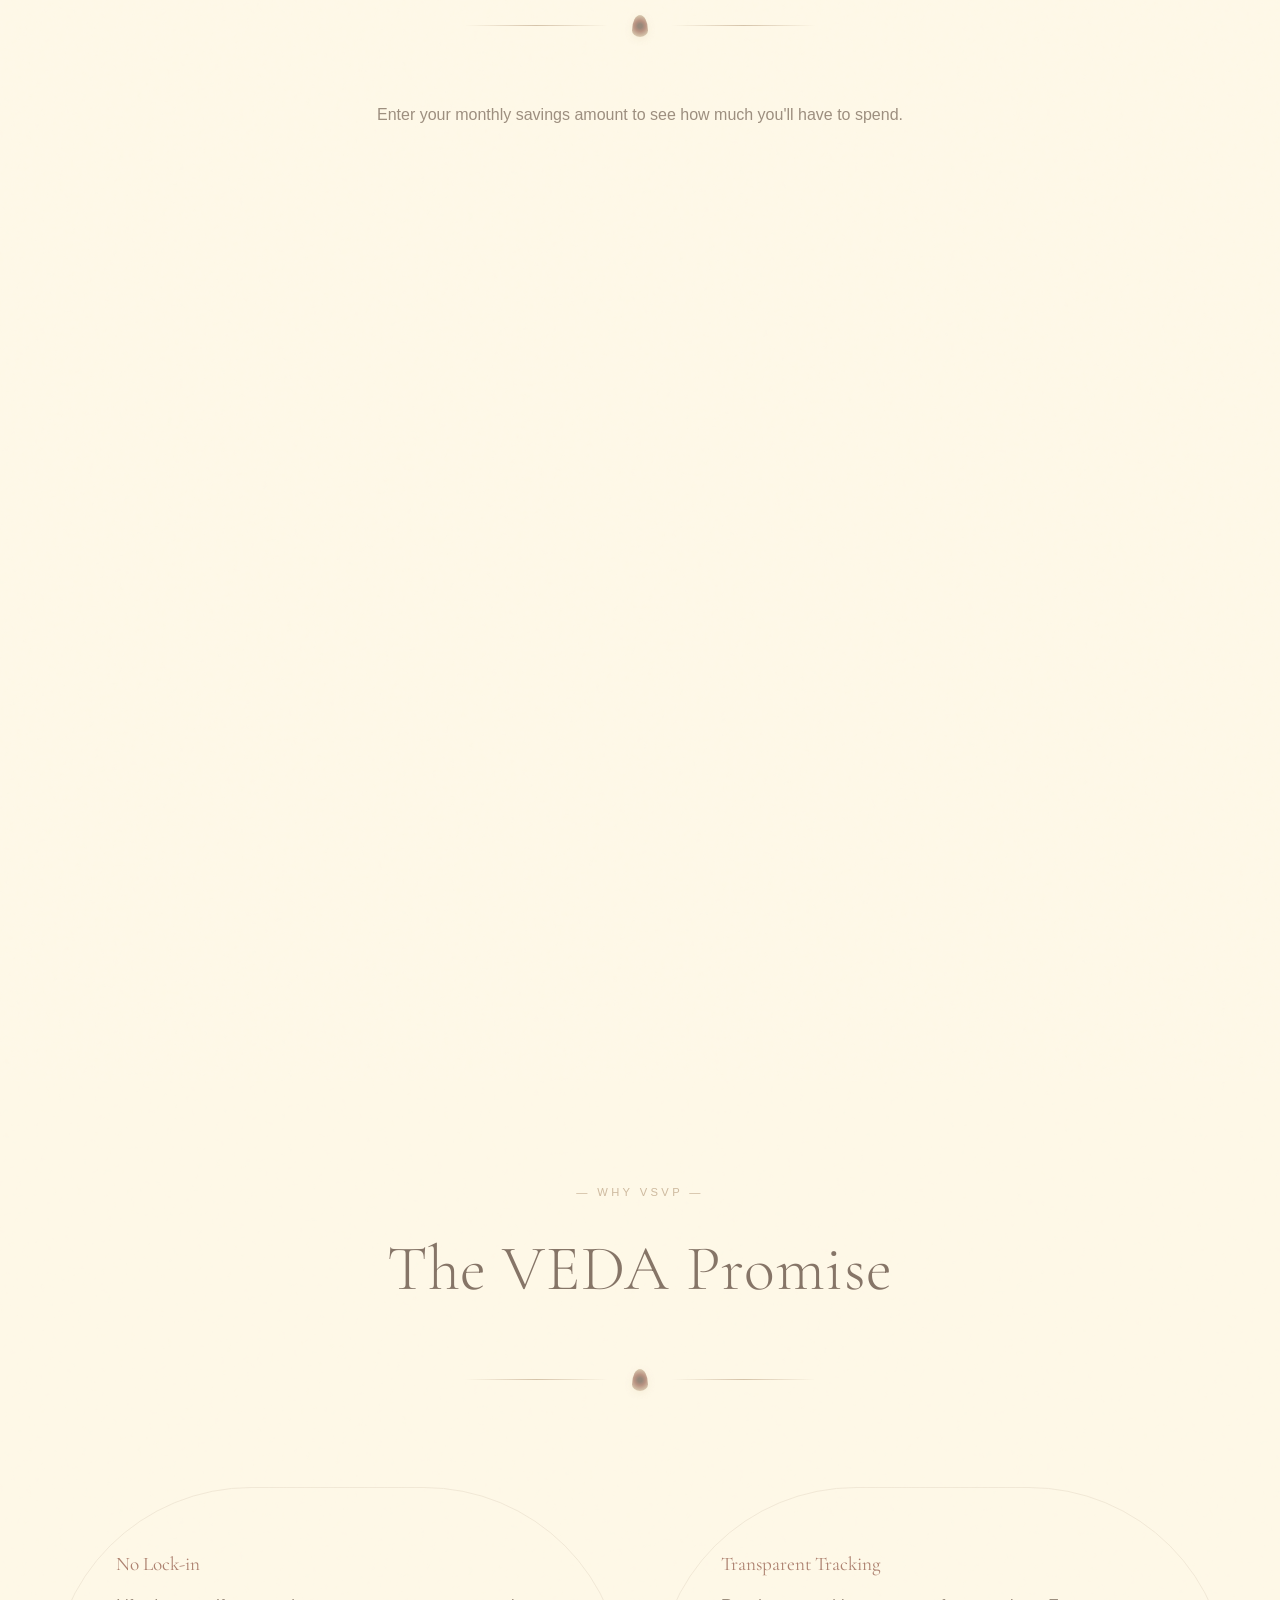
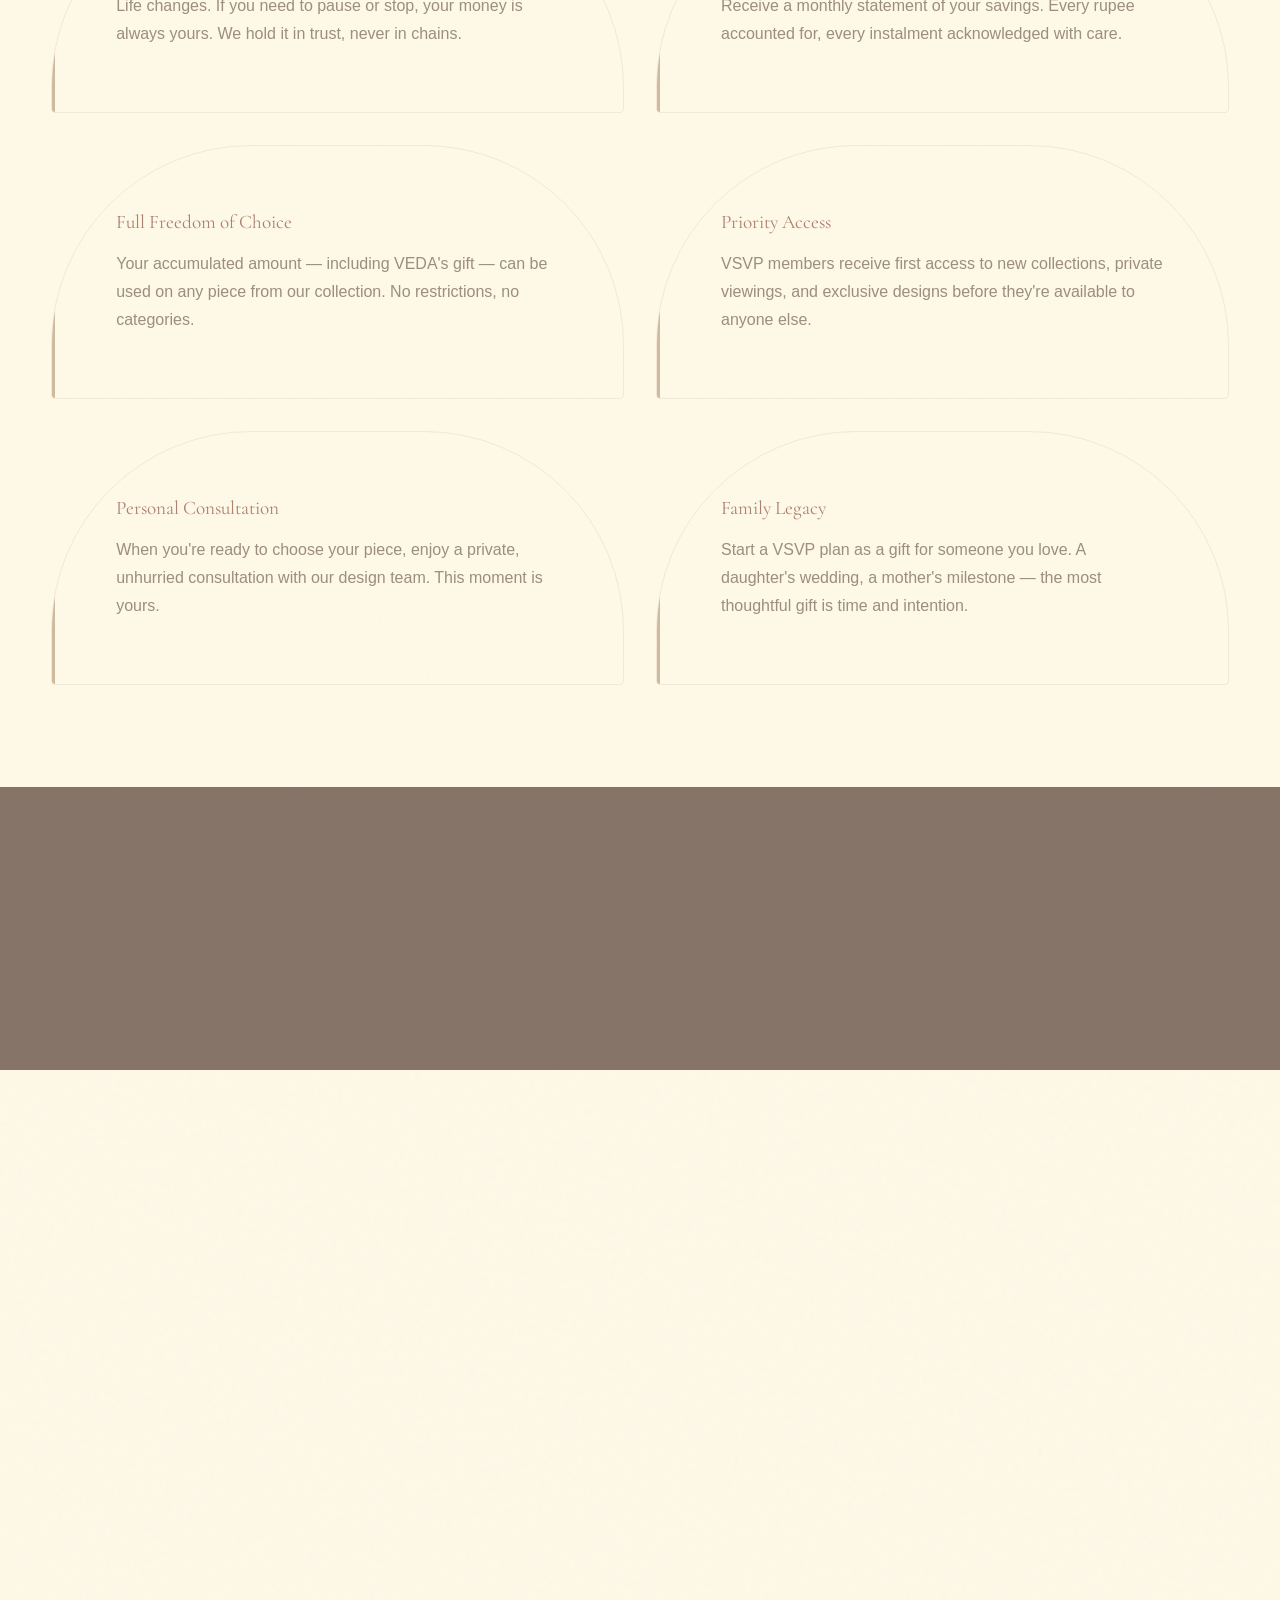
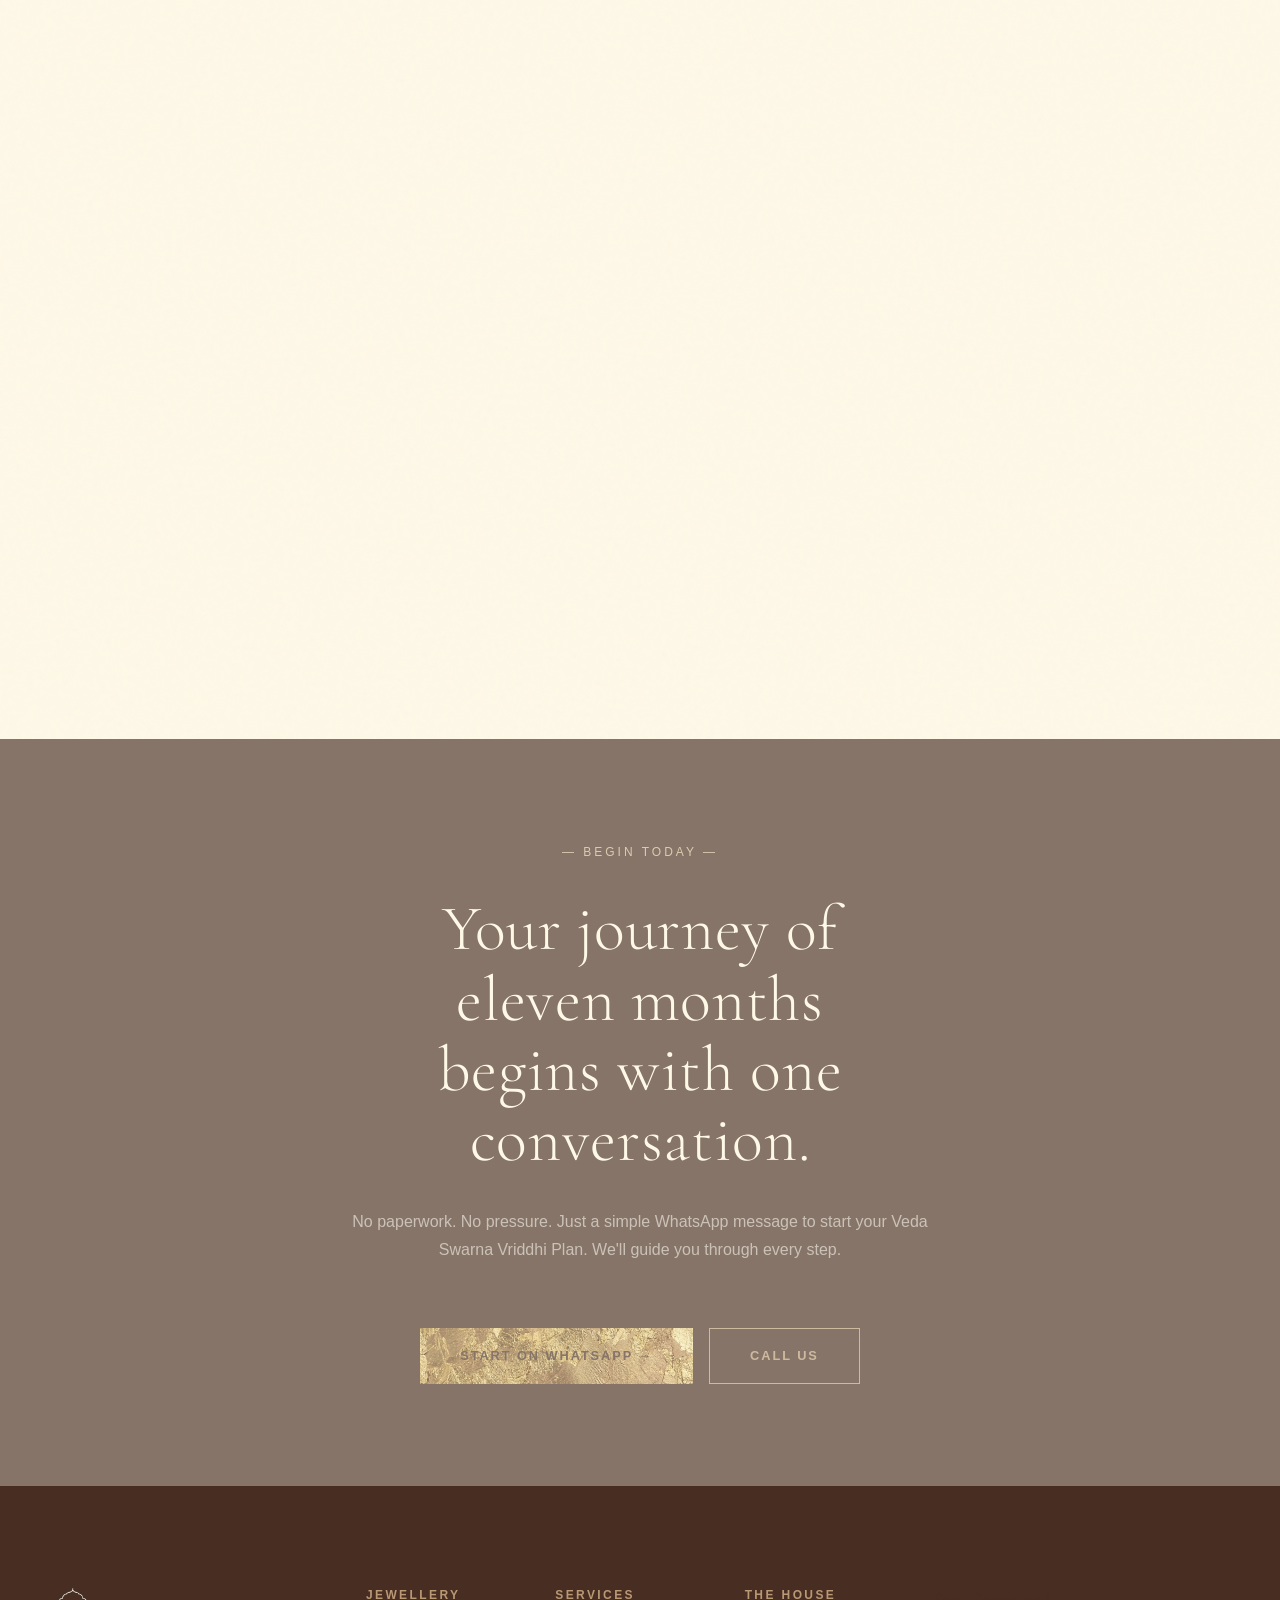
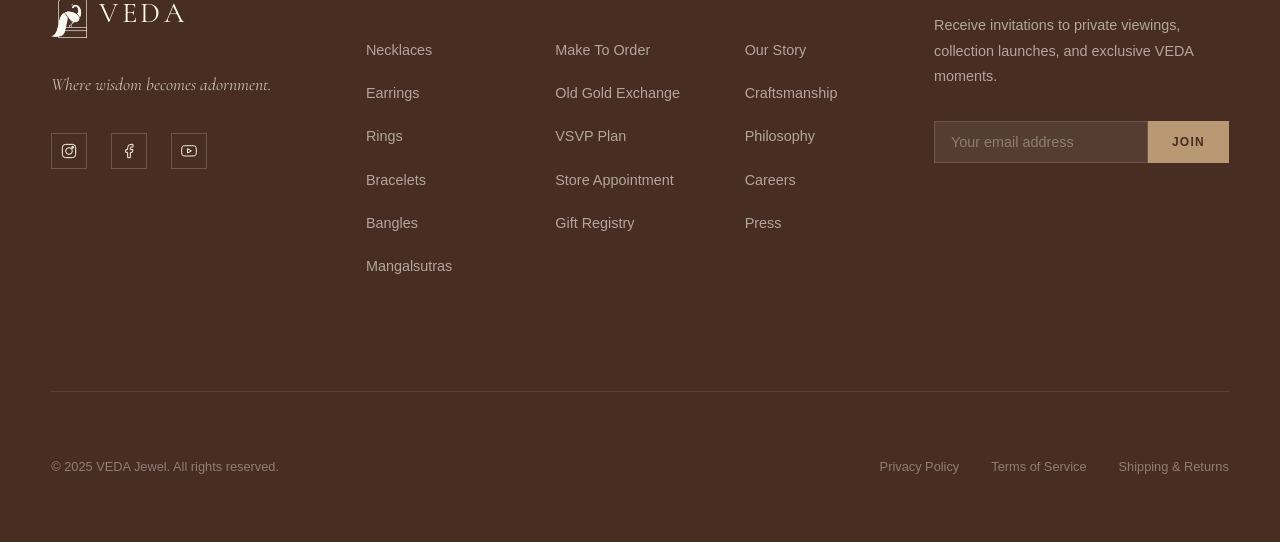
<file: vsvp.html>
<!DOCTYPE html>
<html lang="en">
<head>
  <meta charset="UTF-8">
  <meta name="viewport" content="width=device-width, initial-scale=1.0">
  <title>VSVP — Veda Swarna Vriddhi Plan | VEDA Jewel</title>
  <meta name="description" content="The Veda Swarna Vriddhi Plan — save with us for ten months, the eleventh is on us. A simple, honest gold savings plan for women who plan ahead.">
  <link rel="icon" type="image/svg+xml" href="assets/icons/favicon.svg">
  <link rel="stylesheet" href="css/style.css?v=2.0">
  <style>
    /* ─── VSVP Page Specific ─── */
    .vsvp-hero-tagline {
      font-family: var(--font-display);
      font-style: italic;
      font-size: clamp(1.1rem, 2vw, 1.4rem);
      color: rgba(250,247,242,0.7);
      margin-bottom: var(--space-xl);
    }

    .vsvp-10plus1 {
      display: flex;
      align-items: center;
      gap: var(--space-xl);
      margin-bottom: var(--space-2xl);
    }

    .vsvp-10plus1-number {
      font-family: var(--font-display);
      font-size: clamp(4rem, 8vw, 6rem);
      color: var(--gold-light);
      font-weight: 300;
      line-height: 1;
      letter-spacing: -0.02em;
    }

    .vsvp-10plus1-number span {
      font-size: 0.5em;
      opacity: 0.5;
      margin: 0 0.15em;
    }

    .vsvp-10plus1-label {
      border-left: 1px solid rgba(250,247,242,0.2);
      padding-left: var(--space-xl);
    }

    /* Journey Timeline */
    .vsvp-journey {
      display: grid;
      grid-template-columns: repeat(auto-fit, minmax(160px, 1fr));
      gap: var(--space-md);
      margin: var(--space-3xl) 0;
    }

    .journey-step {
      background: var(--bg-cream);
      padding: var(--space-xl) var(--space-lg);
      text-align: center;
      position: relative;
      transition: transform var(--duration-fast) var(--ease-luxury), box-shadow var(--duration-fast);
    }

    .journey-step:hover {
      transform: translateY(-4px);
      box-shadow: 0 8px 30px rgba(139, 58, 42, 0.1);
    }

    .journey-step .step-month {
      font-family: var(--font-display);
      font-size: 2rem;
      color: var(--gold-aged);
      font-weight: 300;
      margin-bottom: var(--space-sm);
    }

    .journey-step .step-title {
      font-weight: 600;
      font-size: 0.85rem;
      color: var(--text-primary);
      margin-bottom: 4px;
    }

    .journey-step .step-desc {
      font-size: 0.75rem;
      color: var(--text-tertiary);
    }

    .journey-step-gift {
      background: var(--bg-maroon);
    }

    .journey-step-gift .step-month {
      color: var(--gold-light);
    }

    .journey-step-gift .step-title {
      color: var(--text-light);
    }

    .journey-step-gift .step-desc {
      color: rgba(250,247,242,0.6);
    }

    /* How it Works */
    .how-grid {
      display: grid;
      grid-template-columns: repeat(3, 1fr);
      gap: var(--space-2xl);
    }

    .how-item {
      text-align: center;
      padding: var(--space-2xl) var(--space-xl);
    }

    .how-item-icon {
      width: 80px;
      height: 80px;
      margin: 0 auto var(--space-xl);
      display: flex;
      align-items: center;
      justify-content: center;
      border: 1px solid var(--border-light);
      border-radius: 50%;
    }

    .how-item-icon svg {
      width: 32px;
      height: 32px;
      stroke: var(--gold-aged);
    }

    .how-item h4 {
      font-family: var(--font-display);
      font-size: 1.3rem;
      margin-bottom: var(--space-sm);
    }

    /* Benefits Grid */
    .benefits-grid {
      display: grid;
      grid-template-columns: repeat(2, 1fr);
      gap: var(--space-lg);
    }

    .benefit-card {
      padding: var(--space-2xl);
      border: 1px solid var(--border-light);
      background: var(--bg-cream);
      position: relative;
      overflow: hidden;
    }

    .benefit-card::before {
      content: '';
      position: absolute;
      top: 0;
      left: 0;
      width: 3px;
      height: 100%;
      background: var(--gold-aged);
    }

    .benefit-card h4 {
      font-family: var(--font-display);
      font-size: 1.2rem;
      margin-bottom: var(--space-sm);
      color: var(--maroon);
    }

    /* Plan Calculator */
    .plan-calculator {
      background: var(--bg-cream);
      padding: var(--space-3xl);
      border: 1px solid var(--border-light);
      max-width: 600px;
      margin: 0 auto;
    }

    .plan-calculator h3 {
      font-family: var(--font-display);
      font-size: 1.8rem;
      text-align: center;
      margin-bottom: var(--space-2xl);
    }

    .calc-result {
      background: var(--bg-maroon);
      padding: var(--space-xl);
      margin-top: var(--space-xl);
      text-align: center;
    }

    .calc-result .calc-total {
      font-family: var(--font-display);
      font-size: 2.5rem;
      color: var(--gold-light);
      font-weight: 300;
    }

    .calc-result .calc-bonus {
      font-family: var(--font-display);
      font-style: italic;
      color: rgba(250,247,242,0.7);
      margin-top: var(--space-sm);
    }

    /* FAQ */
    .faq-item {
      border-bottom: 1px solid var(--border-light);
    }

    .faq-question {
      padding: var(--space-xl) 0;
      display: flex;
      justify-content: space-between;
      align-items: center;
      cursor: pointer;
      font-family: var(--font-display);
      font-size: 1.1rem;
      color: var(--text-primary);
      transition: color var(--duration-fast);
    }

    .faq-question:hover {
      color: var(--maroon);
    }

    .faq-question .faq-icon {
      width: 24px;
      height: 24px;
      flex-shrink: 0;
      transition: transform var(--duration-fast) var(--ease-luxury);
    }

    .faq-item.active .faq-icon {
      transform: rotate(45deg);
    }

    .faq-answer {
      max-height: 0;
      overflow: hidden;
      transition: max-height var(--duration-med) var(--ease-luxury), padding var(--duration-med);
    }

    .faq-item.active .faq-answer {
      max-height: 300px;
      padding-bottom: var(--space-xl);
    }

    .faq-answer p {
      color: var(--text-secondary);
      line-height: 1.8;
    }

    /* Trust Signals */
    .trust-grid {
      display: grid;
      grid-template-columns: repeat(4, 1fr);
      gap: var(--space-xl);
      text-align: center;
    }

    .trust-item .trust-number {
      font-family: var(--font-display);
      font-size: 2.2rem;
      color: var(--gold-aged);
      font-weight: 300;
      margin-bottom: var(--space-xs);
    }

    @media (max-width: 992px) {
      .how-grid { grid-template-columns: 1fr; }
      .benefits-grid { grid-template-columns: 1fr; }
      .trust-grid { grid-template-columns: repeat(2, 1fr); }
    }

    @media (max-width: 768px) {
      .vsvp-10plus1 { flex-direction: column; align-items: flex-start; }
      .vsvp-10plus1-label { border-left: none; padding-left: 0; border-top: 1px solid rgba(250,247,242,0.2); padding-top: var(--space-md); }
      .vsvp-journey { grid-template-columns: repeat(2, 1fr); }
    }

    @media (max-width: 480px) {
      .trust-grid { grid-template-columns: 1fr 1fr; }
      .vsvp-journey { grid-template-columns: 1fr; }
    }
  </style>
</head>
<body>

  <!-- Navigation -->
  <nav class="navbar" id="main-nav">
    <div class="navbar-inner">
      <a href="index.html" class="navbar-logo"><img src="assets/icons/logo-full.png" alt="VEDA Jewel" style="height: 50px; width: auto;"></a>
      <div class="navbar-links">
        <div class="navbar-dropdown-wrapper">
          <a href="category.html" class="navbar-dropdown-toggle">Categories <span class="chevron-arrow">&#9662;</span></a>
          <div class="navbar-dropdown-menu">
            <a href="category.html?category=necklaces">Gold Necklaces</a>
            <a href="category.html?category=pendants">Gold Pendants</a>
            <a href="category.html?category=mangalsutra">Gold Mangalsutras</a>
            <a href="category.html?category=earrings">Gold Earrings</a>
            <a href="category.html?category=rings">Gold Rings</a>
            <a href="category.html?category=bracelets">Gold Bracelets</a>
            <a href="category.html?category=nosepin">Gold Nosepins</a>
          </div>
        </div>
        <a href="collection.html">Collections</a>
        <a href="make-to-order.html">Make To Order</a>
        <a href="old-gold-exchange.html">Old Gold</a>
        <a href="vsvp.html" class="active">VSVP</a>
        <a href="about.html">About</a>
      </div>
      <div class="navbar-utility">
        <button aria-label="Search" class="hide-mobile">
          <svg viewBox="0 0 24 24" fill="none" stroke="currentColor" stroke-width="1.5"><circle cx="11" cy="11" r="7"/><path d="M16.5 16.5L21 21"/></svg>
        </button>
        <a href="#" aria-label="Wishlist" class="hide-mobile">
          <svg viewBox="0 0 24 24" fill="none" stroke="currentColor" stroke-width="1.5"><path d="M12 21C12 21 3 13.5 3 8.5C3 5.42 5.42 3 8.5 3C10.24 3 11.91 3.81 12 5C12.09 3.81 13.76 3 15.5 3C18.58 3 21 5.42 21 8.5C21 13.5 12 21 12 21Z"/></svg>
        </a>
        <a href="#" aria-label="Cart" class="hide-mobile">
          <svg viewBox="0 0 24 24" fill="none" stroke="currentColor" stroke-width="1.5"><path d="M6 2L3 6V20C3 20.53 3.21 21.04 3.59 21.41C3.96 21.79 4.47 22 5 22H19C19.53 22 20.04 21.79 20.41 21.41C20.79 21.04 21 20.53 21 20V6L18 2H6Z"/><path d="M3 6H21"/><path d="M16 10C16 11.06 15.58 12.08 14.83 12.83C14.08 13.58 13.06 14 12 14C10.94 14 9.92 13.58 9.17 12.83C8.42 12.08 8 11.06 8 10"/></svg>
        </a>
        <div class="navbar-hamburger" id="hamburger-toggle"><span></span><span></span><span></span></div>
      </div>
    </div>
  </nav>
  <div class="mobile-menu" id="mobile-menu">
    <button class="mobile-menu-close" aria-label="Close menu">&times;</button><a href="index.html">Home</a><a href="category.html">Categories</a><a href="collection.html">Collections</a><a href="make-to-order.html">Make To Order</a><a href="old-gold-exchange.html">Old Gold Exchange</a><a href="vsvp.html">VSVP</a><a href="about.html">Our Story</a></div>


  <!-- ═══ HERO ═══ -->
  <section class="hero-interior bg-maroon-dark bg-pattern-jaali-dark luxury-texture" style="min-height: 65vh; display: flex; align-items: center; position: relative; z-index: 0;">
    <div style="position: relative; z-index: 1; width: 100%;">
      <div class="container">
        <div style="max-width: 700px;">
          <span class="label" style="color: var(--gold-light); animation: fadeInDown 1s ease 0.3s both;">— VSVP —</span>
          <h1 class="display-lg" style="color: var(--text-light); animation: fadeInUp 1.2s ease 0.5s both; margin: var(--space-lg) 0;">Veda Swarna<br>Vriddhi Plan.</h1>
          <p class="vsvp-hero-tagline" style="animation: fadeInUp 1.2s ease 0.7s both;">Save with us for ten months. The eleventh, on us.</p>
          <div class="vsvp-10plus1" style="animation: fadeInUp 1.2s ease 0.9s both;">
            <div class="vsvp-10plus1-number">10<span>+</span>1</div>
            <div class="vsvp-10plus1-label">
              <div style="font-family: var(--font-display); font-style: italic; font-size: 1.2rem; color: var(--text-light);">Months you save</div>
              <div class="label" style="color: var(--gold-light); margin-top: 4px;">+ ONE ON US</div>
            </div>
          </div>
          <a href="https://wa.me/919187204025?text=I'm%20interested%20in%20the%20Veda%20Swarna%20Vriddhi%20Plan" class="btn btn-gold" style="animation: fadeInUp 1.2s ease 1.1s both;">Start Your Plan →</a>
        </div>
      </div>
    </div>
  </section>


  <!-- ═══ JOURNEY TIMELINE ═══ -->
  <section class="bg-cream bg-pattern-jaali-light luxury-texture" style="position: relative; z-index: 0;">
    <div class="container" style="position: relative; z-index: 1;">
      <div class="section-header reveal">
        <span class="label-gold">— Your Journey —</span>
        <h2>The Eleven-Month Path</h2>
        <div class="divider-peacock">
          <div class="divider-peacock-eye"></div>
        </div>
        <p>Watch your commitment grow, month by month, into something beautiful.</p>
      </div>

      <div class="vsvp-journey stagger-children">
        <div class="journey-step arch-card">
          <div class="step-month">01</div>
          <div class="step-title">First instalment</div>
          <div class="step-desc">Begin the saving</div>
        </div>
        <div class="journey-step arch-card">
          <div class="step-month">02</div>
          <div class="step-title">Building momentum</div>
          <div class="step-desc">The habit forms</div>
        </div>
        <div class="journey-step arch-card">
          <div class="step-month">03</div>
          <div class="step-title">Steady progress</div>
          <div class="step-desc">Growing quietly</div>
        </div>
        <div class="journey-step arch-card">
          <div class="step-month">04</div>
          <div class="step-title">Quarter milestone</div>
          <div class="step-desc">Quietly building</div>
        </div>
        <div class="journey-step arch-card">
          <div class="step-month">05</div>
          <div class="step-title">Halfway there</div>
          <div class="step-desc">Committed</div>
        </div>
        <div class="journey-step arch-card">
          <div class="step-month">06</div>
          <div class="step-title">The golden mean</div>
          <div class="step-desc">Beautiful balance</div>
        </div>
        <div class="journey-step arch-card">
          <div class="step-month">07</div>
          <div class="step-title">Halfway and beyond</div>
          <div class="step-desc">Almost there</div>
        </div>
        <div class="journey-step arch-card">
          <div class="step-month">08</div>
          <div class="step-title">Final stretch</div>
          <div class="step-desc">The path is clear</div>
        </div>
        <div class="journey-step arch-card">
          <div class="step-month">09</div>
          <div class="step-title">Penultimate</div>
          <div class="step-desc">One step away</div>
        </div>
        <div class="journey-step arch-card">
          <div class="step-month">10</div>
          <div class="step-title">Final instalment</div>
          <div class="step-desc">You have done it</div>
        </div>
        <div class="journey-step journey-step-gift arch-card" style="grid-column: span 1;">
          <div class="step-month">11</div>
          <div class="step-title">From VEDA, with love</div>
          <div class="step-desc">A full month, gifted</div>
        </div>
      </div>
    </div>
  </section>


  <!-- ═══ HOW IT WORKS ═══ -->
  <section class="bg-ivory luxury-texture">
    <div class="container">
      <div class="section-header reveal">
        <span class="label-gold">— The Process —</span>
        <h2>How It Works</h2>
        <div class="divider-peacock">
          <div class="divider-peacock-eye"></div>
        </div>
      </div>

      <div class="how-grid reveal">
        <div class="how-item">
          <div class="how-item-icon">
            <svg viewBox="0 0 24 24" fill="none" stroke-width="1.5">
              <path d="M12 2L15.09 8.26L22 9.27L17 14.14L18.18 21.02L12 17.77L5.82 21.02L7 14.14L2 9.27L8.91 8.26L12 2Z"/>
            </svg>
          </div>
          <h4>Choose Your Amount</h4>
          <p>Pick a fixed monthly amount that suits you — ₹5,000, ₹10,000, ₹25,000, or any amount you're comfortable with. No minimums, no judgements.</p>
        </div>
        <div class="how-item">
          <div class="how-item-icon">
            <svg viewBox="0 0 24 24" fill="none" stroke-width="1.5">
              <rect x="3" y="4" width="18" height="18" rx="2"/>
              <path d="M16 2v4M8 2v4M3 10h18"/>
              <path d="M8 14h.01M12 14h.01M16 14h.01M8 18h.01M12 18h.01"/>
            </svg>
          </div>
          <h4>Save for 10 Months</h4>
          <p>Each month, simply transfer your chosen amount. We track every instalment. No auto-debits, no surprises. You're always in control.</p>
        </div>
        <div class="how-item">
          <div class="how-item-icon">
            <svg viewBox="0 0 24 24" fill="none" stroke-width="1.5">
              <path d="M20.84 4.61a5.5 5.5 0 00-7.78 0L12 5.67l-1.06-1.06a5.5 5.5 0 00-7.78 7.78l1.06 1.06L12 21.23l7.78-7.78 1.06-1.06a5.5 5.5 0 000-7.78z"/>
            </svg>
          </div>
          <h4>Month 11 — On Us</h4>
          <p>On the eleventh month, VEDA contributes a full month's amount. Use your entire balance — plus our gift — to choose any VEDA piece.</p>
        </div>
      </div>
    </div>
  </section>


  <!-- ═══ PLAN CALCULATOR ═══ -->
  <section class="bg-beige luxury-texture">
    <div class="container">
      <div class="section-header reveal">
        <span class="label-gold">— See Your Savings —</span>
        <h2>Plan Your Journey</h2>
        <div class="divider-peacock">
          <div class="divider-peacock-eye"></div>
        </div>
        <p>Enter your monthly savings amount to see how much you'll have to spend.</p>
      </div>

      <div class="plan-calculator frame-museum reveal">
        <h3>VSVP Calculator</h3>
        <div style="margin-bottom: var(--space-lg);">
          <label class="label" style="display: block; margin-bottom: var(--space-sm);">Monthly Savings Amount (₹)</label>
          <input type="number" class="form-input" id="vsvp-amount" placeholder="e.g. 10,000" min="1000" step="1000" value="10000" style="font-size: 1.2rem; text-align: center;">
        </div>
        <div class="calc-result" id="vsvp-result">
          <div style="color: rgba(250,247,242,0.6); font-size: 0.8rem; letter-spacing: 0.1em; text-transform: uppercase; margin-bottom: var(--space-sm);">Your Total Spending Power</div>
          <div class="calc-total" id="vsvp-total">₹1,10,000</div>
          <div class="calc-bonus" id="vsvp-bonus">Includes ₹10,000 gifted by VEDA</div>
        </div>
        <p style="text-align: center; margin-top: var(--space-lg); font-size: 0.85rem; color: var(--text-tertiary);">
          At the end, the entire balance is yours to spend on any VEDA piece — silver, gold, or diamond. No fine print, no penalties, no pressure.
        </p>
      </div>
    </div>
  </section>


  <!-- ═══ BENEFITS ═══ -->
  <section class="bg-cream luxury-texture">
    <div class="container">
      <div class="section-header reveal">
        <span class="label-gold">— Why VSVP —</span>
        <h2>The VEDA Promise</h2>
        <div class="divider-peacock">
          <div class="divider-peacock-eye"></div>
        </div>
      </div>
 
      <div class="benefits-grid reveal">
        <div class="benefit-card arch-card">
          <h4>No Lock-in</h4>
          <p>Life changes. If you need to pause or stop, your money is always yours. We hold it in trust, never in chains.</p>
        </div>
        <div class="benefit-card arch-card">
          <h4>Transparent Tracking</h4>
          <p>Receive a monthly statement of your savings. Every rupee accounted for, every instalment acknowledged with care.</p>
        </div>
        <div class="benefit-card arch-card">
          <h4>Full Freedom of Choice</h4>
          <p>Your accumulated amount — including VEDA's gift — can be used on any piece from our collection. No restrictions, no categories.</p>
        </div>
        <div class="benefit-card arch-card">
          <h4>Priority Access</h4>
          <p>VSVP members receive first access to new collections, private viewings, and exclusive designs before they're available to anyone else.</p>
        </div>
        <div class="benefit-card arch-card">
          <h4>Personal Consultation</h4>
          <p>When you're ready to choose your piece, enjoy a private, unhurried consultation with our design team. This moment is yours.</p>
        </div>
        <div class="benefit-card arch-card">
          <h4>Family Legacy</h4>
          <p>Start a VSVP plan as a gift for someone you love. A daughter's wedding, a mother's milestone — the most thoughtful gift is time and intention.</p>
        </div>
      </div>
    </div>
  </section>


  <!-- ═══ TRUST SIGNALS ═══ -->
  <section class="bg-deep" style="padding: var(--space-3xl) 0;">
    <div class="container">
      <div class="trust-grid reveal">
        <div class="trust-item">
          <div class="trust-number">500+</div>
          <div class="body-sm" style="color: rgba(250,247,242,0.6);">Active VSVP Members</div>
        </div>
        <div class="trust-item">
          <div class="trust-number">₹2Cr+</div>
          <div class="body-sm" style="color: rgba(250,247,242,0.6);">Savings Managed</div>
        </div>
        <div class="trust-item">
          <div class="trust-number">100%</div>
          <div class="body-sm" style="color: rgba(250,247,242,0.6);">Completion Rate</div>
        </div>
        <div class="trust-item">
          <div class="trust-number">0</div>
          <div class="body-sm" style="color: rgba(250,247,242,0.6);">Hidden Charges</div>
        </div>
      </div>
    </div>
  </section>


  <!-- ═══ FAQ ═══ -->
  <section class="bg-ivory luxury-texture">
    <div class="container" style="max-width: 800px;">
      <div class="section-header reveal">
        <span class="label-gold">— Questions —</span>
        <h2>Frequently Asked</h2>
        <div class="divider-peacock">
          <div class="divider-peacock-eye"></div>
        </div>
      </div>

      <div class="reveal">
        <div class="faq-item">
          <div class="faq-question" onclick="this.parentElement.classList.toggle('active')">
            <span>What is the minimum monthly amount?</span>
            <svg class="faq-icon" viewBox="0 0 24 24" fill="none" stroke="currentColor" stroke-width="1.5"><path d="M12 5v14M5 12h14"/></svg>
          </div>
          <div class="faq-answer">
            <p>There is no fixed minimum. We recommend starting with an amount that feels comfortable and sustainable — ₹5,000, ₹10,000, ₹25,000, or any amount you choose. The key is consistency, not the number.</p>
          </div>
        </div>
        <div class="faq-item">
          <div class="faq-question" onclick="this.parentElement.classList.toggle('active')">
            <span>Can I change my monthly amount?</span>
            <svg class="faq-icon" viewBox="0 0 24 24" fill="none" stroke="currentColor" stroke-width="1.5"><path d="M12 5v14M5 12h14"/></svg>
          </div>
          <div class="faq-answer">
            <p>Yes. Life is unpredictable, and we understand. You may adjust your monthly amount at any time. VEDA's eleventh-month gift will be calculated based on the average of your ten monthly contributions.</p>
          </div>
        </div>
        <div class="faq-item">
          <div class="faq-question" onclick="this.parentElement.classList.toggle('active')">
            <span>What if I miss a month?</span>
            <svg class="faq-icon" viewBox="0 0 24 24" fill="none" stroke="currentColor" stroke-width="1.5"><path d="M12 5v14M5 12h14"/></svg>
          </div>
          <div class="faq-answer">
            <p>We allow one grace month without any penalty. If you need to pause further, simply let us know — we'll work with you to find a path that works. Your savings remain safe and untouched.</p>
          </div>
        </div>
        <div class="faq-item">
          <div class="faq-question" onclick="this.parentElement.classList.toggle('active')">
            <span>Can I use my savings on any VEDA product?</span>
            <svg class="faq-icon" viewBox="0 0 24 24" fill="none" stroke="currentColor" stroke-width="1.5"><path d="M12 5v14M5 12h14"/></svg>
          </div>
          <div class="faq-answer">
            <p>Absolutely. Your accumulated balance — including VEDA's gift month — can be used on any piece from our collections, bespoke creations, or even as part of an Old Gold Exchange. No restrictions.</p>
          </div>
        </div>
        <div class="faq-item">
          <div class="faq-question" onclick="this.parentElement.classList.toggle('active')">
            <span>What if I want to exit early?</span>
            <svg class="faq-icon" viewBox="0 0 24 24" fill="none" stroke="currentColor" stroke-width="1.5"><path d="M12 5v14M5 12h14"/></svg>
          </div>
          <div class="faq-answer">
            <p>Your money is always yours. If you choose to exit before completing ten months, you'll receive your full savings back. The eleventh-month gift applies only upon completion of all ten instalments.</p>
          </div>
        </div>
        <div class="faq-item">
          <div class="faq-question" onclick="this.parentElement.classList.toggle('active')">
            <span>Can I gift a VSVP plan to someone?</span>
            <svg class="faq-icon" viewBox="0 0 24 24" fill="none" stroke="currentColor" stroke-width="1.5"><path d="M12 5v14M5 12h14"/></svg>
          </div>
          <div class="faq-answer">
            <p>Yes — and we love this. Many of our members start plans for their daughters, mothers, or sisters. We provide a beautifully designed certificate and a personal welcome for the recipient.</p>
          </div>
        </div>
      </div>
    </div>
  </section>


  <!-- ═══ CTA ═══ -->
  <section class="bg-maroon-dark">
    <div class="container">
      <div class="flex-center reveal" style="flex-direction: column; text-align: center; max-width: 650px; margin: 0 auto;">
        <span class="label" style="color: var(--gold-light);">— Begin Today —</span>
        <h2 style="color: var(--text-light); margin: var(--space-lg) 0;">Your journey of eleven months<br>begins with one conversation.</h2>
        <p style="color: rgba(250,247,242,0.6); margin-bottom: var(--space-2xl);">
          No paperwork. No pressure. Just a simple WhatsApp message to start your Veda Swarna Vriddhi Plan. We'll guide you through every step.
        </p>
        <div style="display: flex; gap: 1rem; flex-wrap: wrap; justify-content: center;">
          <a href="https://wa.me/919187204025?text=I'm%20interested%20in%20the%20Veda%20Swarna%20Vriddhi%20Plan" class="btn btn-gold">Start on WhatsApp →</a>
          <a href="tel:+919187204025" class="btn btn-secondary">Call Us</a>
        </div>
      </div>
    </div>
  </section>


  <!-- ═══ FOOTER ═══ -->
  <footer class="footer" id="footer">
    <div class="container">
      <div class="footer-grid">
        <div class="footer-brand">
          <div class="footer-logo">
            <a href="index.html" style="display:flex;align-items:center;gap:0.75rem;"><img src="assets/icons/logo-peacock.png" alt="VEDA" style="height:50px;width:auto;filter:brightness(0) invert(0.7) sepia(1) saturate(2) hue-rotate(10deg);"><span style="font-family:var(--font-display);font-size:1.8rem;letter-spacing:0.12em;color:var(--gold-aged);">VEDA</span></a>
          </div>
          <p class="footer-tagline">Where wisdom becomes adornment.</p>
          <div class="footer-social">
            <a href="#" aria-label="Instagram"><svg viewBox="0 0 24 24" fill="none" stroke="currentColor" stroke-width="1.5"><rect x="2" y="2" width="20" height="20" rx="5"/><circle cx="12" cy="12" r="5"/><circle cx="17.5" cy="6.5" r="1.5" fill="currentColor"/></svg></a>
            <a href="#" aria-label="Facebook"><svg viewBox="0 0 24 24" fill="none" stroke="currentColor" stroke-width="1.5"><path d="M18 2h-3a5 5 0 00-5 5v3H7v4h3v8h4v-8h3l1-4h-4V7a1 1 0 011-1h3z"/></svg></a>
            <a href="#" aria-label="YouTube"><svg viewBox="0 0 24 24" fill="none" stroke="currentColor" stroke-width="1.5"><path d="M22.54 6.42a2.78 2.78 0 00-1.94-2C18.88 4 12 4 12 4s-6.88 0-8.6.46a2.78 2.78 0 00-1.94 2A29 29 0 001 11.75a29 29 0 00.46 5.33A2.78 2.78 0 003.4 19.1c1.72.46 8.6.46 8.6.46s6.88 0 8.6-.46a2.78 2.78 0 001.94-2 29 29 0 00.46-5.25 29 29 0 00-.46-5.33z"/><polygon points="9.75,15.02 15.5,11.75 9.75,8.48"/></svg></a>
          </div>
        </div>

        <div class="footer-column">
          <h5>Jewellery</h5>
          <ul>
            <li><a href="category.html">Necklaces</a></li>
            <li><a href="category.html">Earrings</a></li>
            <li><a href="category.html">Rings</a></li>
            <li><a href="category.html">Bracelets</a></li>
            <li><a href="category.html">Bangles</a></li>
            <li><a href="category.html">Mangalsutras</a></li>
          </ul>
        </div>

        <div class="footer-column">
          <h5>Services</h5>
          <ul>
            <li><a href="make-to-order.html">Make To Order</a></li>
            <li><a href="old-gold-exchange.html">Old Gold Exchange</a></li>
            <li><a href="vsvp.html">VSVP Plan</a></li>
            <li><a href="#">Store Appointment</a></li>
            <li><a href="#">Gift Registry</a></li>
          </ul>
        </div>

        <div class="footer-column">
          <h5>The House</h5>
          <ul>
            <li><a href="about.html">Our Story</a></li>
            <li><a href="about.html#craftsmanship">Craftsmanship</a></li>
            <li><a href="about.html#philosophy">Philosophy</a></li>
            <li><a href="#">Careers</a></li>
            <li><a href="#">Press</a></li>
          </ul>
        </div>

        <div class="footer-newsletter">
          <h5>Stay Connected</h5>
          <p>Receive invitations to private viewings, collection launches, and exclusive VEDA moments.</p>
          <form class="footer-newsletter-form" onsubmit="event.preventDefault();">
            <input type="email" placeholder="Your email address" aria-label="Email">
            <button type="submit">Join</button>
          </form>
        </div>
      </div>

      <div class="footer-bottom">
        <p>&copy; 2025 VEDA Jewel. All rights reserved.</p>
        <div class="footer-bottom-links">
          <a href="#">Privacy Policy</a>
          <a href="#">Terms of Service</a>
          <a href="#">Shipping & Returns</a>
        </div>
      </div>
    </div>
  </footer>


  <!-- Sticky CTAs -->
  <div class="sticky-ctas">
    <a href="https://wa.me/919187204025" class="sticky-cta sticky-cta-whatsapp" aria-label="WhatsApp">
      <svg viewBox="0 0 24 24" fill="currentColor"><path d="M17.472 14.382c-.297-.149-1.758-.867-2.03-.967-.273-.099-.471-.148-.67.15-.197.297-.767.966-.94 1.164-.173.199-.347.223-.644.075-.297-.15-1.255-.463-2.39-1.475-.883-.788-1.48-1.761-1.653-2.059-.173-.297-.018-.458.13-.606.134-.133.298-.347.446-.52.149-.174.198-.298.298-.497.099-.198.05-.371-.025-.52-.075-.149-.669-1.612-.916-2.207-.242-.579-.487-.5-.669-.51-.173-.008-.371-.01-.57-.01-.198 0-.52.074-.792.372-.272.297-1.04 1.016-1.04 2.479 0 1.462 1.065 2.875 1.213 3.074.149.198 2.096 3.2 5.077 4.487.709.306 1.262.489 1.694.625.712.227 1.36.195 1.871.118.571-.085 1.758-.719 2.006-1.413.248-.694.248-1.289.173-1.413-.074-.124-.272-.198-.57-.347z"/><path d="M12 0C5.373 0 0 5.373 0 12c0 2.625.846 5.059 2.284 7.034L.789 23.492l4.634-1.215A11.95 11.95 0 0012 24c6.627 0 12-5.373 12-12S18.627 0 12 0zm0 21.818c-2.168 0-4.19-.593-5.924-1.628l-.424-.252-4.398 1.154 1.173-4.285-.277-.44A9.78 9.78 0 012.182 12c0-5.418 4.4-9.818 9.818-9.818S21.818 6.582 21.818 12 17.418 21.818 12 21.818z"/></svg>
    </a>
    <a href="#" class="sticky-cta sticky-cta-appointment" aria-label="Book Appointment">
      <svg viewBox="0 0 24 24" fill="none" stroke="currentColor" stroke-width="1.5"><rect x="3" y="4" width="18" height="18" rx="2"/><path d="M16 2v4M8 2v4M3 10h18"/><path d="M8 14h.01M12 14h.01M16 14h.01M8 18h.01M12 18h.01"/></svg>
    </a>
  </div>

  <script src="js/main.js"></script>
  <script>
    // VSVP Calculator
    const amountInput = document.getElementById('vsvp-amount');
    const totalEl = document.getElementById('vsvp-total');
    const bonusEl = document.getElementById('vsvp-bonus');

    function formatCurrency(num) {
      return '₹' + num.toLocaleString('en-IN');
    }

    function updateCalculator() {
      const monthly = parseInt(amountInput.value) || 0;
      const total = monthly * 11;
      const bonus = monthly;
      totalEl.textContent = formatCurrency(total);
      bonusEl.textContent = 'Includes ' + formatCurrency(bonus) + ' gifted by VEDA';
    }

    amountInput.addEventListener('input', updateCalculator);
    updateCalculator();
  </script>
</body>
</html>
</file>
<file: css/style.css>
/* ═══════════════════════════════════════════════════════════
   VEDA JEWEL — Luxury Design System
   A luxury Indian jewellery maison inspired by wisdom, 
   royalty, and heritage.
   ═══════════════════════════════════════════════════════════ */

/* ─── Google Fonts & Fontshare ───────────────────────────── */
@import url('https://fonts.googleapis.com/css2?family=Cormorant+Garamond:ital,wght@0,300;0,400;0,500;0,600;0,700;1,300;1,400;1,500;1,600;1,700&family=Cormorant:ital,wght@0,300;0,400;0,500;0,600;1,300;1,400;1,500;1,600&display=swap');
@import url('https://api.fontshare.com/v2/css?f[]=switzer@100,200,300,400,500,600,700,800,900&display=swap');

/* ─── Design Tokens ─────────────────────────────────────── */
:root {
  /* Colors — Brand Palette (Beige, Gold, Deep Gold, Rust, Deep Brown) */
  --bg-warm-beige:     #FFF8E6;
  --bg-cream:          #FFF8E6;
  --bg-ivory:          #FFF8E6;
  --bg-deep:           #482D22;
  --bg-maroon:         #8B3F2C;
  --bg-maroon-dark:    #482D22;
  --bg-taupe:          #896E50;

  --maroon:            #8B3F2C;
  --maroon-light:      #A04E38;
  --maroon-hover:      #6E3222;

  --gold-aged:         #B99874;
  --gold-muted:        #896E50;
  --gold-light:        #CFB28F;
  --gold-faint:        rgba(185, 152, 116, 0.15);

  --brown-deep:        #482D22;
  --brown-warm:        #896E50;
  --brown-brand:       #8B3F2C;

  --text-primary:      #482D22;
  --text-secondary:    #6B5545;
  --text-tertiary:     #896E50;
  --text-light:        #FFF8E6;
  --text-gold:         #B99874;

  --border-light:      #EDE0CC;
  --border-medium:     #D9C8AD;
  --border-gold:       rgba(185, 152, 116, 0.35);
  --border-gold-solid: #B99874;

  --overlay-dark:      rgba(72, 45, 34, 0.5);
  --overlay-light:     rgba(255, 248, 230, 0.9);

  --shadow-warm:       rgba(72, 45, 34, 0.08);
  --shadow-warm-md:    rgba(72, 45, 34, 0.12);
  --shadow-warm-lg:    rgba(72, 45, 34, 0.16);

  /* Typography */
  --font-display:      'Cormorant Garamond', Georgia, serif;
  --font-serif:        'Cormorant Garamond', Georgia, serif;
  --font-body:         'Switzer', -apple-system, sans-serif;
  --font-sans:         'Switzer', -apple-system, sans-serif;

  /* Spacing */
  --space-xs:          0.5rem;
  --space-sm:          1rem;
  --space-md:          1.5rem;
  --space-lg:          2rem;
  --space-xl:          3rem;
  --space-2xl:         4rem;
  --space-3xl:         6rem;
  --space-4xl:         8rem;
  --space-5xl:         10rem;

  /* Section Padding */
  --section-pad:       clamp(70px, 8vw, 130px);
  --section-pad-sm:    clamp(50px, 5vw, 80px);

  /* Container */
  --container-max:     1400px;
  --container-narrow:  900px;
  --container-wide:    1600px;
  --container-pad:     clamp(1.5rem, 4vw, 4rem);

  /* Motion — slow, intentional, expensive */
  --ease-luxury:       cubic-bezier(0.25, 0.1, 0.25, 1);
  --ease-reveal:       cubic-bezier(0.16, 1, 0.3, 1);
  --ease-out-expo:     cubic-bezier(0.19, 1, 0.22, 1);
  --duration-slow:     1.2s;
  --duration-med:      0.8s;
  --duration-fast:     0.4s;
  --duration-micro:    0.25s;

  /* Border Radius */
  --radius-sm:         2px;
  --radius-md:         4px;

  /* Z-index */
  --z-behind:          -1;
  --z-base:            1;
  --z-nav:             100;
  --z-overlay:         200;
  --z-modal:           300;
  --z-tooltip:         400;
}

@media (max-width: 768px) {
  :root {
    --space-xl:          2rem;
    --space-2xl:         3rem;
    --space-3xl:         4rem;
    --space-4xl:         5rem;
    --space-5xl:         6rem;
    --section-pad:       clamp(30px, 6vw, 60px);
    --container-pad:     clamp(1rem, 4vw, 2rem);
  }
}


/* ─── CSS Reset ─────────────────────────────────────────── */
*,
*::before,
*::after {
  margin: 0;
  padding: 0;
  box-sizing: border-box;
}

html {
  scroll-behavior: smooth;
  -webkit-font-smoothing: antialiased;
  -moz-osx-font-smoothing: grayscale;
  text-rendering: optimizeLegibility;
  font-size: 16px;
  overflow-x: hidden;
}

body {
  font-family: var(--font-body);
  font-weight: 400;
  color: var(--text-primary);
  background-color: #FFF8E6;
  line-height: 1.7;
  overflow-x: hidden;
}

img {
  max-width: 100%;
  height: auto;
  display: block;
}

a {
  color: inherit;
  text-decoration: none;
}

ul, ol {
  list-style: none;
}

button {
  font-family: inherit;
  cursor: pointer;
  border: none;
  background: none;
}

input, textarea, select {
  font-family: inherit;
  font-size: inherit;
}

::selection {
  background-color: var(--gold-faint);
  color: var(--text-primary);
}

/* ─── Active Section Highlight ─── */
.highlightable-section {
  transition: opacity 0.8s var(--ease-luxury), filter 0.8s var(--ease-luxury), box-shadow 0.8s var(--ease-luxury);
  position: relative;
  z-index: 1;
}

body.has-active-section .highlightable-section {
  opacity: 0.65;
  filter: grayscale(15%);
}

body.has-active-section .highlightable-section.is-active-section {
  opacity: 1;
  filter: grayscale(0%);
  z-index: 5;
}


/* ─── Base Typography ───────────────────────────────────── */
h1, h2, h3, h4, h5, h6 {
  font-family: var(--font-display);
  font-weight: 400;
  line-height: 1.15;
  color: var(--text-primary);
  text-wrap: balance;
}

h1 { font-size: clamp(2rem, 8vw, 5.5rem); letter-spacing: 0.02em; line-height: 1.05; }
h2 { font-size: clamp(1.8rem, 6vw, 4rem); letter-spacing: 0.02em; line-height: 1.1; }
h3 { font-size: clamp(1.4rem, 5vw, 2.5rem); letter-spacing: 0.01em; line-height: 1.2; }
h4 { font-size: clamp(1.3rem, 2vw, 1.8rem); line-height: 1.25; }
h5 { font-size: clamp(1.1rem, 1.5vw, 1.4rem); line-height: 1.3; }
h6 { font-size: 1rem; line-height: 1.4; font-weight: 500; }

p {
  font-size: 1rem;
  line-height: 1.75;
  color: var(--text-secondary);
  max-width: 65ch;
}

.display-xl {
  font-family: var(--font-display);
  font-size: clamp(2.5rem, 8vw, 8rem);
  line-height: 1;
  letter-spacing: 0.03em;
  font-weight: 300;
}

.display-lg {
  font-family: var(--font-display);
  font-size: clamp(2rem, 6vw, 6rem);
  line-height: 1.05;
  letter-spacing: 0.02em;
  font-weight: 300;
}

.subtitle {
  font-family: var(--font-display);
  font-size: clamp(1.2rem, 2vw, 1.6rem);
  font-weight: 300;
  font-style: italic;
  color: var(--text-secondary);
  line-height: 1.5;
}

.body-lg {
  font-size: 1.125rem;
  line-height: 1.8;
}

.body-sm {
  font-size: 0.875rem;
  line-height: 1.65;
}

.label {
  font-family: var(--font-body);
  font-size: 0.75rem;
  font-weight: 600;
  letter-spacing: 0.2em;
  text-transform: uppercase;
  color: var(--text-tertiary);
}

.label-gold {
  font-family: var(--font-body);
  font-size: 0.75rem;
  font-weight: 600;
  letter-spacing: 0.2em;
  text-transform: uppercase;
  color: var(--gold-aged);
}

.quote-serif {
  font-family: var(--font-display);
  font-style: italic;
  font-weight: 300;
  font-size: clamp(1.4rem, 2.5vw, 2rem);
  line-height: 1.5;
  color: var(--maroon);
}

.text-maroon { color: var(--maroon); }
.text-gold { color: var(--gold-aged); }
.text-light { color: var(--text-light); }
.text-secondary { color: var(--text-secondary); }
.text-center { text-align: center; }


/* ─── Layout ────────────────────────────────────────────── */
.container {
  width: 100%;
  max-width: var(--container-max);
  margin: 0 auto;
  padding: 0 var(--container-pad);
}

.container-narrow {
  max-width: var(--container-narrow);
  margin: 0 auto;
  padding: 0 var(--container-pad);
}

.container-wide {
  max-width: var(--container-wide);
  margin: 0 auto;
  padding: 0 var(--container-pad);
}

.container-full {
  width: 100%;
  padding: 0;
}

section {
  padding: var(--section-pad) 0;
  position: relative;
}

.section-sm {
  padding: var(--section-pad-sm) 0;
}

.grid {
  display: grid;
  gap: var(--space-lg);
}

.grid-2 { grid-template-columns: repeat(2, 1fr); }
.grid-3 { grid-template-columns: repeat(3, 1fr); }
.grid-4 { grid-template-columns: repeat(4, 1fr); }

.grid-auto {
  grid-template-columns: repeat(auto-fit, minmax(300px, 1fr));
}

.flex {
  display: flex;
  gap: var(--space-lg);
}

.flex-center {
  display: flex;
  align-items: center;
  justify-content: center;
}

.flex-between {
  display: flex;
  align-items: center;
  justify-content: space-between;
}

.split-layout {
  display: grid;
  grid-template-columns: 1fr 1fr;
  gap: 0;
  min-height: 80vh;
}

.split-layout > * {
  display: flex;
  flex-direction: column;
  justify-content: center;
}

.split-content {
  padding: var(--space-4xl) var(--space-3xl);
}

.split-image {
  position: relative;
  overflow: hidden;
}

.split-image img {
  width: 100%;
  height: 100%;
  object-fit: cover;
}


/* ─── Section Header ────────────────────────────────────── */
.section-header {
  text-align: center;
  max-width: 700px;
  margin: 0 auto var(--space-3xl);
}

.section-header .label,
.section-header .label-gold {
  display: block;
  margin-bottom: var(--space-md);
}

.section-header h2 {
  margin-bottom: var(--space-md);
}

.section-header p {
  margin: 0 auto;
  color: var(--text-secondary);
}

.section-header .gold-line {
  margin: var(--space-lg) auto;
}


/* ─── Background Variants ───────────────────────────────── */
.bg-cream { background-color: #FFF8E6; }
.bg-beige { background-color: #FFF8E6; }
.bg-ivory { background-color: #FFF8E6; }
.bg-deep  { background-color: #482D22; color: var(--text-light); }
.bg-maroon { background-color: #8B3F2C; color: var(--text-light); }
.bg-maroon-dark { background-color: #482D22; color: var(--text-light); }
.bg-taupe { background-color: #896E50; color: var(--text-light); }

.bg-deep h1, .bg-deep h2, .bg-deep h3, .bg-deep h4,
.bg-maroon h1, .bg-maroon h2, .bg-maroon h3, .bg-maroon h4,
.bg-maroon-dark h1, .bg-maroon-dark h2, .bg-maroon-dark h3, .bg-maroon-dark h4,
.bg-taupe h1, .bg-taupe h2, .bg-taupe h3, .bg-taupe h4 {
  color: var(--text-light);
}

.bg-deep p, .bg-maroon p, .bg-maroon-dark p, .bg-taupe p {
  color: rgba(255, 248, 230, 0.75);
}

.bg-deep .label, .bg-maroon .label, .bg-maroon-dark .label, .bg-taupe .label {
  color: var(--gold-light);
}


/* ─── Sandstone Texture Overlay ─────────────────────────── */
.sandstone-texture {
  position: relative;
}

.sandstone-texture::before {
  content: '';
  position: absolute;
  inset: 0;
  background-image: 
    repeating-linear-gradient(
      45deg,
      transparent,
      transparent 2px,
      rgba(184, 150, 62, 0.02) 2px,
      rgba(184, 150, 62, 0.02) 4px
    );
  pointer-events: none;
  z-index: 0;
}

/* Diamond pattern (from founder section reference) */
.pattern-diamond {
  position: relative;
}

.pattern-diamond::before {
  content: '';
  position: absolute;
  inset: 0;
  background-image:
    linear-gradient(45deg, rgba(184, 150, 62, 0.04) 25%, transparent 25%),
    linear-gradient(-45deg, rgba(184, 150, 62, 0.04) 25%, transparent 25%),
    linear-gradient(45deg, transparent 75%, rgba(184, 150, 62, 0.04) 75%),
    linear-gradient(-45deg, transparent 75%, rgba(184, 150, 62, 0.04) 75%);
  background-size: 30px 30px;
  background-position: 0 0, 0 15px, 15px -15px, -15px 0px;
  pointer-events: none;
  z-index: 0;
}


/* ─── Decorative Elements ───────────────────────────────── */
/* Gold ornamental line */
.gold-line {
  display: block;
  width: 60px;
  height: 1px;
  background: var(--gold-aged);
  border: none;
}

.gold-line-center {
  display: block;
  width: 60px;
  height: 1px;
  background: var(--gold-aged);
  margin: var(--space-lg) auto;
  border: none;
}

.gold-line-long {
  display: block;
  width: 120px;
  height: 1px;
  background: linear-gradient(90deg, transparent, var(--gold-aged), transparent);
  margin: var(--space-lg) auto;
  border: none;
}

/* Ornamental divider with diamond */
.ornament-divider {
  display: flex;
  align-items: center;
  justify-content: center;
  gap: var(--space-md);
  padding: var(--space-xl) 0;
}

.ornament-divider::before,
.ornament-divider::after {
  content: '';
  width: 80px;
  height: 1px;
  background: linear-gradient(90deg, transparent, var(--gold-aged));
}

.ornament-divider::after {
  background: linear-gradient(90deg, var(--gold-aged), transparent);
}

.ornament-divider .diamond {
  width: 8px;
  height: 8px;
  background: var(--gold-aged);
  transform: rotate(45deg);
  flex-shrink: 0;
}

/* Jaali pattern divider */
.jaali-divider {
  width: 100%;
  height: 40px;
  background-image: url("data:image/svg+xml,%3Csvg width='40' height='40' viewBox='0 0 40 40' xmlns='http://www.w3.org/2000/svg'%3E%3Cpath d='M20 0 L40 20 L20 40 L0 20Z' fill='none' stroke='%23B99874' stroke-width='0.5' opacity='0.3'/%3E%3Ccircle cx='20' cy='20' r='3' fill='none' stroke='%23B99874' stroke-width='0.5' opacity='0.2'/%3E%3C/svg%3E");
  background-repeat: repeat-x;
  background-position: center;
  background-size: 40px 40px;
  opacity: 0.6;
}

/* Mughal arch clip-path for images */
.arch-frame {
  clip-path: polygon(
    0% 100%,
    0% 25%,
    2% 18%,
    6% 12%,
    12% 7%,
    20% 3%,
    30% 1%,
    42% 0.2%,
    50% 0%,
    58% 0.2%,
    70% 1%,
    80% 3%,
    88% 7%,
    94% 12%,
    98% 18%,
    100% 25%,
    100% 100%
  );
}

/* Pointed arch (ogee) */
.arch-pointed {
  clip-path: polygon(
    0% 100%,
    0% 35%,
    5% 22%,
    15% 12%,
    25% 6%,
    35% 3%,
    45% 1%,
    48% 0.5%,
    50% 0%,
    52% 0.5%,
    55% 1%,
    65% 3%,
    75% 6%,
    85% 12%,
    95% 22%,
    100% 35%,
    100% 100%
  );
}

/* Arch border overlay */
.arch-border {
  position: relative;
}

.arch-border::after {
  content: '';
  position: absolute;
  inset: 0;
  border: 1px solid var(--border-gold);
  clip-path: inherit;
  pointer-events: none;
}


/* ─── Buttons ───────────────────────────────────────────── */
.btn {
  display: inline-flex;
  align-items: center;
  gap: 0.75rem;
  font-family: var(--font-body);
  font-size: 0.8rem;
  font-weight: 600;
  letter-spacing: 0.15em;
  text-transform: uppercase;
  padding: 1rem 2.5rem;
  border: none;
  cursor: pointer;
  transition: all var(--duration-fast) var(--ease-luxury);
  position: relative;
  overflow: hidden;
}

.btn-primary {
  background: var(--maroon);
  color: var(--text-light);
}

.btn-primary:hover {
  background: var(--maroon-hover);
  transform: translateY(-1px);
  box-shadow: 0 4px 20px rgba(107, 29, 42, 0.25);
}

.btn-secondary {
  background: transparent;
  color: var(--gold-aged);
  border: 1px solid var(--gold-aged);
}

.btn-secondary:hover {
  background: var(--gold-aged);
  color: var(--bg-deep);
}

.btn-dark {
  background: var(--bg-deep);
  color: var(--text-light);
}

.btn-dark:hover {
  background: var(--brown-deep);
}

.btn-gold {
  background: var(--gold-aged) url('../assets/images/gold-texture.png') no-repeat center;
  background-size: cover;
  color: var(--bg-deep);
  transition: all var(--duration-fast) ease;
}

.btn-gold:hover {
  background-image: url('../assets/images/gold-texture.png');
  filter: brightness(1.12);
  transform: translateY(-2px);
  box-shadow: 0 5px 15px rgba(185, 152, 116, 0.25);
}

.btn-white {
  background: var(--bg-cream);
  color: var(--text-primary);
}

.btn-white:hover {
  background: #fff;
}

/* Text-only CTA with arrow */
.btn-whisper {
  display: inline-flex;
  align-items: center;
  gap: 0.75rem;
  font-family: var(--font-body);
  font-size: 0.8rem;
  font-weight: 600;
  letter-spacing: 0.15em;
  text-transform: uppercase;
  color: var(--maroon);
  background: none;
  border: none;
  padding: 0.5rem 0;
  cursor: pointer;
  transition: gap var(--duration-fast) var(--ease-luxury);
  border-bottom: 1px solid transparent;
}

.btn-whisper::after {
  content: '→';
  transition: transform var(--duration-fast) var(--ease-luxury);
}

.btn-whisper:hover {
  gap: 1rem;
  border-bottom-color: var(--maroon);
}

.btn-whisper:hover::after {
  transform: translateX(4px);
}

.btn-whisper-light {
  color: var(--text-light);
}

.btn-whisper-light:hover {
  border-bottom-color: var(--text-light);
}

.btn-whisper-gold {
  color: var(--gold-aged);
}

.btn-whisper-gold:hover {
  border-bottom-color: var(--gold-aged);
}


/* ─── Cards ─────────────────────────────────────────────── */
/* Editorial card — large image with overlay text */
.card-editorial {
  position: relative;
  overflow: hidden;
  aspect-ratio: 3/4;
  cursor: pointer;
}

.card-editorial img {
  width: 100%;
  height: 100%;
  object-fit: cover;
  transition: transform var(--duration-slow) var(--ease-luxury);
}

.card-editorial:hover img {
  transform: scale(1.05);
}

.card-editorial .card-overlay {
  position: absolute;
  bottom: 0;
  left: 0;
  right: 0;
  padding: var(--space-xl);
  background: linear-gradient(transparent, rgba(44, 24, 16, 0.7));
  color: var(--text-light);
}

.card-editorial .card-overlay h3 {
  color: var(--text-light);
  font-size: clamp(1.3rem, 2vw, 1.8rem);
  margin-bottom: var(--space-xs);
}

.card-editorial .card-overlay p {
  color: rgba(250, 247, 242, 0.8);
  font-size: 0.9rem;
}

/* Arch card — image in Mughal arch shape */
.card-arch {
  position: relative;
  text-align: center;
  cursor: pointer;
}

.card-arch .card-arch-image {
  aspect-ratio: 3/4;
  overflow: hidden;
  margin-bottom: var(--space-md);
}

.card-arch .card-arch-image img {
  width: 100%;
  height: 100%;
  object-fit: cover;
  transition: transform var(--duration-slow) var(--ease-luxury);
}

.card-arch:hover .card-arch-image img {
  transform: scale(1.05);
}

.card-arch h4 {
  font-family: var(--font-display);
  font-size: 1.4rem;
  margin-bottom: var(--space-xs);
}

.card-arch p {
  font-size: 0.9rem;
  color: var(--text-secondary);
}

/* Feature card */
.card-feature {
  padding: var(--space-2xl);
  background: var(--bg-cream);
  border: 1px solid var(--border-light);
  transition: all var(--duration-fast) var(--ease-luxury);
}

.card-feature:hover {
  border-color: var(--border-gold-solid);
  box-shadow: 0 8px 40px var(--shadow-warm);
  transform: translateY(-4px);
}

.card-feature .card-icon {
  width: 48px;
  height: 48px;
  margin-bottom: var(--space-lg);
  color: var(--gold-aged);
}

.card-feature h4 {
  margin-bottom: var(--space-sm);
}

/* Product card */
.card-product {
  position: relative;
  cursor: pointer;
}

.card-product .card-product-image {
  aspect-ratio: 1;
  overflow: hidden;
  background: var(--bg-cream);
  margin-bottom: var(--space-md);
  border-radius: 50% 50% 4px 4px;
  border: 1px solid var(--border-gold);
}

.card-product .card-product-image img {
  width: 100%;
  height: 100%;
  object-fit: cover;
  transition: transform var(--duration-slow) var(--ease-luxury);
}

.card-product:hover .card-product-image img {
  transform: scale(1.06);
}

.card-product .card-product-wishlist {
  position: absolute;
  top: var(--space-md);
  right: var(--space-md);
  width: 36px;
  height: 36px;
  background: rgba(255, 255, 255, 0.9);
  border-radius: 50%;
  display: flex;
  align-items: center;
  justify-content: center;
  opacity: 0;
  transition: opacity var(--duration-fast) var(--ease-luxury);
  color: var(--maroon);
}

.card-product:hover .card-product-wishlist {
  opacity: 1;
}

.card-product h5 {
  font-family: var(--font-display);
  font-size: 1.15rem;
  font-weight: 400;
  margin-bottom: 4px;
}

.card-product .card-product-category {
  font-size: 0.75rem;
  color: var(--text-tertiary);
  letter-spacing: 0.1em;
  text-transform: uppercase;
  margin-bottom: var(--space-xs);
}

.card-product .card-product-price {
  font-family: var(--font-body);
  font-size: 0.95rem;
  font-weight: 500;
  color: var(--text-primary);
}

/* Pillar card */
.card-pillar {
  text-align: center;
  padding: var(--space-2xl) var(--space-lg);
  border: 1px solid var(--border-light);
  background: rgba(255, 253, 248, 0.5);
  transition: all var(--duration-fast) var(--ease-luxury);
}

.card-pillar:hover {
  border-color: var(--gold-aged);
  background: rgba(255, 253, 248, 0.9);
}

.card-pillar .pillar-sanskrit {
  font-family: var(--font-display);
  font-size: 2rem;
  color: var(--gold-aged);
  font-weight: 300;
  margin-bottom: var(--space-xs);
}

.card-pillar h4 {
  font-family: var(--font-display);
  font-size: 1.3rem;
  margin-bottom: var(--space-sm);
}

.card-pillar p {
  font-size: 0.9rem;
  margin: 0 auto;
}


/* ─── Testimonials ──────────────────────────────────────── */
.testimonial-card {
  padding: var(--space-2xl) var(--space-xl);
  background: var(--bg-cream);
  border: 1px solid var(--border-light);
  text-align: center;
  max-width: 700px;
  margin: 0 auto;
}

.testimonial-card .testimonial-quote {
  font-family: var(--font-display);
  font-style: italic;
  font-size: clamp(1.2rem, 2vw, 1.5rem);
  line-height: 1.6;
  color: var(--text-primary);
  margin-bottom: var(--space-lg);
}

.testimonial-card .testimonial-quote::before {
  content: '"';
  font-family: var(--font-display);
  font-size: 3rem;
  color: var(--gold-aged);
  display: block;
  margin-bottom: var(--space-sm);
  line-height: 1;
}

.testimonial-card .testimonial-author {
  font-family: var(--font-display);
  font-size: 1.1rem;
  color: var(--text-primary);
  margin-bottom: 4px;
}

.testimonial-card .testimonial-role {
  font-size: 0.8rem;
  letter-spacing: 0.1em;
  text-transform: uppercase;
  color: var(--text-tertiary);
}

/* Testimonial carousel */
.testimonial-carousel {
  position: relative;
  overflow: hidden;
}

.testimonial-slides {
  display: flex;
  transition: transform var(--duration-med) var(--ease-luxury);
}

.testimonial-slide {
  min-width: 100%;
  padding: 0 var(--space-xl);
}

.testimonial-dots {
  display: flex;
  gap: var(--space-sm);
  justify-content: center;
  margin-top: var(--space-xl);
}

.testimonial-dot {
  width: 8px;
  height: 8px;
  background: var(--border-medium);
  border-radius: 50%;
  cursor: pointer;
  transition: background var(--duration-fast) var(--ease-luxury);
}

.testimonial-dot.active {
  background: var(--gold-aged);
}


/* ─── Quote Block ───────────────────────────────────────── */
.quote-block {
  position: relative;
  padding-left: var(--space-lg);
  border-left: 2px solid var(--maroon);
}

.quote-block .quote-text {
  font-family: var(--font-display);
  font-style: italic;
  font-size: clamp(1.3rem, 2vw, 1.7rem);
  line-height: 1.5;
  color: var(--maroon);
}

.quote-block-centered {
  text-align: center;
  padding: var(--space-2xl) var(--space-xl);
  max-width: 800px;
  margin: 0 auto;
}

.quote-block-centered .quote-text {
  font-family: var(--font-display);
  font-style: italic;
  font-size: clamp(1.5rem, 3vw, 2.2rem);
  line-height: 1.45;
  color: var(--maroon);
}

.quote-mark {
  font-family: var(--font-display);
  font-size: 4rem;
  color: var(--gold-aged);
  line-height: 1;
  display: block;
  margin-bottom: var(--space-sm);
}


/* ─── Timeline ──────────────────────────────────────────── */
.timeline {
  position: relative;
  padding-left: 40px;
}

.timeline::before {
  content: '';
  position: absolute;
  left: 15px;
  top: 0;
  bottom: 0;
  width: 1px;
  background: linear-gradient(to bottom, var(--gold-aged), var(--border-light));
}

.timeline-step {
  position: relative;
  padding-bottom: var(--space-2xl);
  padding-left: var(--space-xl);
}

.timeline-step::before {
  content: '';
  position: absolute;
  left: -32px;
  top: 4px;
  width: 12px;
  height: 12px;
  background: var(--gold-aged);
  border-radius: 50%;
  border: 3px solid var(--bg-warm-beige);
}

.timeline-step .step-number {
  font-family: var(--font-display);
  font-size: 0.85rem;
  letter-spacing: 0.15em;
  text-transform: uppercase;
  color: var(--gold-aged);
  margin-bottom: var(--space-xs);
}

.timeline-step h4 {
  margin-bottom: var(--space-sm);
}

/* Horizontal timeline */
.timeline-horizontal {
  display: grid;
  grid-template-columns: repeat(auto-fit, minmax(200px, 1fr));
  gap: var(--space-xl);
  position: relative;
}

.timeline-horizontal::before {
  content: '';
  position: absolute;
  top: 28px;
  left: 0;
  right: 0;
  height: 1px;
  background: linear-gradient(90deg, transparent, var(--gold-aged), transparent);
}

.timeline-h-step {
  text-align: center;
  position: relative;
  padding-top: var(--space-3xl);
}

.timeline-h-step::before {
  content: attr(data-step);
  position: absolute;
  top: 0;
  left: 50%;
  transform: translateX(-50%);
  width: 56px;
  height: 56px;
  border-radius: 50%;
  border: 1px solid var(--gold-aged);
  background: var(--bg-warm-beige);
  display: flex;
  align-items: center;
  justify-content: center;
  font-family: var(--font-display);
  font-size: 1.2rem;
  color: var(--gold-aged);
}

.timeline-h-step h5 {
  font-family: var(--font-display);
  font-size: 1.1rem;
  margin-bottom: var(--space-xs);
}

.timeline-h-step p {
  font-size: 0.9rem;
  margin: 0 auto;
}


/* ─── Navigation ────────────────────────────────────────── */
.navbar {
  position: fixed;
  top: 0;
  left: 0;
  right: 0;
  z-index: var(--z-nav);
  padding: 1.25rem 0;
  transition: all 0.5s var(--ease-luxury);
  background: transparent;
  box-shadow: none;
}

.navbar.scrolled {
  background: rgba(255, 248, 230, 0.97);
  padding: 0.75rem 0;
  box-shadow: 0 1px 0 var(--border-light);
  backdrop-filter: blur(8px);
  -webkit-backdrop-filter: blur(8px);
}

.navbar-inner {
  max-width: var(--container-wide);
  margin: 0 auto;
  padding: 0 var(--container-pad);
  display: flex;
  align-items: center;
  justify-content: space-between;
}

.navbar-logo {
  display: flex;
  align-items: center;
  gap: 0.75rem;
  z-index: var(--z-nav);
  flex: 1 1 0%;
}

.navbar-logo img,
.navbar-logo svg {
  height: 50px;
  width: auto;
}

.navbar-logo .logo-text {
  font-family: var(--font-display);
  font-size: 2rem;
  font-weight: 400;
  letter-spacing: 0.12em;
  color: var(--brown-brand);
}

.navbar-logo .logo-tagline {
  font-family: var(--font-body);
  font-size: 0.6rem;
  letter-spacing: 0.2em;
  text-transform: uppercase;
  color: var(--text-tertiary);
  margin-top: -2px;
}

.navbar-links {
  display: flex;
  align-items: center;
  gap: var(--space-xl);
  flex: 0 0 auto;
  justify-content: center;
}

.navbar-links a {
  font-family: var(--font-body);
  font-size: 0.8rem;
  font-weight: 500;
  letter-spacing: 0.1em;
  text-transform: uppercase;
  color: rgba(255, 248, 230, 0.9);
  transition: color var(--duration-fast) var(--ease-luxury);
  position: relative;
}

.navbar.scrolled .navbar-links a {
  color: var(--text-primary);
}

.navbar.scrolled .navbar-utility a,
.navbar.scrolled .navbar-utility button {
  color: var(--text-primary);
}

.navbar.scrolled .navbar-hamburger span {
  background: var(--text-primary);
}

.navbar-links a::after {
  content: '';
  position: absolute;
  bottom: -4px;
  left: 0;
  width: 0;
  height: 1px;
  background: var(--gold-aged);
  transition: width var(--duration-fast) var(--ease-luxury);
}

.navbar-links a:hover::after,
.navbar-links a.active::after {
  width: 100%;
}

.navbar-links a:hover {
  color: var(--maroon);
}

/* Navbar Dropdown styling */
.navbar-dropdown-wrapper {
  position: relative;
  display: inline-block;
}

.navbar-dropdown-toggle {
  display: flex;
  align-items: center;
  gap: 4px;
  cursor: pointer;
}

.chevron-arrow {
  font-size: 0.6rem;
  transition: transform var(--duration-fast) var(--ease-luxury);
  display: inline-block;
}

.navbar-dropdown-wrapper:hover .chevron-arrow {
  transform: rotate(180deg);
}

.navbar-dropdown-menu {
  position: absolute;
  top: 100%;
  left: 50%;
  transform: translateX(-50%) translateY(10px);
  background: var(--bg-cream);
  border: 1px solid var(--border-gold);
  box-shadow: 0 10px 30px rgba(44, 24, 16, 0.08);
  padding: var(--space-sm) 0;
  min-width: 220px;
  z-index: 1000;
  opacity: 0;
  visibility: hidden;
  transition: opacity var(--duration-fast) var(--ease-luxury),
              transform var(--duration-fast) var(--ease-luxury),
              visibility var(--duration-fast) var(--ease-luxury);
  border-radius: 4px;
}

.navbar-dropdown-menu::before {
  content: '';
  position: absolute;
  bottom: 100%;
  left: 0;
  right: 0;
  height: 15px;
  background: transparent;
}

.navbar-dropdown-wrapper:hover .navbar-dropdown-menu {
  opacity: 1;
  visibility: visible;
  transform: translateX(-50%) translateY(5px);
}

.navbar-dropdown-menu a {
  display: block;
  padding: 0.6rem var(--space-lg);
  font-family: var(--font-body);
  font-size: 0.75rem;
  font-weight: 500;
  letter-spacing: 0.08em;
  text-transform: uppercase;
  color: var(--text-primary);
  text-decoration: none;
  transition: all var(--duration-fast) ease;
  white-space: nowrap;
  text-align: left;
}

.navbar-dropdown-menu a::after {
  display: none !important;
}

.navbar-dropdown-menu a:hover {
  background: rgba(146, 30, 31, 0.03);
  color: var(--maroon) !important;
  padding-left: calc(var(--space-lg) + 4px);
}


.navbar-utility {
  display: flex;
  align-items: center;
  gap: var(--space-md);
  flex: 1 1 0%;
  justify-content: flex-end;
}

.navbar-utility a,
.navbar-utility button {
  display: flex;
  align-items: center;
  justify-content: center;
  width: 36px;
  height: 36px;
  color: rgba(255, 248, 230, 0.9);
  transition: color var(--duration-fast) var(--ease-luxury);
}

.navbar-utility a:hover,
.navbar-utility button:hover {
  color: var(--maroon);
}

.navbar-utility svg {
  width: 20px;
  height: 20px;
}

/* Mobile hamburger */
.navbar-hamburger {
  display: none;
  flex-direction: column;
  gap: 5px;
  width: 28px;
  height: 20px;
  cursor: pointer;
  z-index: calc(var(--z-nav) + 2);
}

.navbar-hamburger span {
  width: 100%;
  height: 1.5px;
  background: rgba(255, 248, 230, 0.9);
  transition: all var(--duration-fast) var(--ease-luxury);
  transform-origin: center;
}

.navbar-hamburger.active span:nth-child(1) {
  transform: translateY(6.5px) rotate(45deg);
}

.navbar-hamburger.active span:nth-child(2) {
  opacity: 0;
}

.navbar-hamburger.active span:nth-child(3) {
  transform: translateY(-6.5px) rotate(-45deg);
}

/* Mobile overlay menu */
.mobile-menu {
  position: fixed;
  inset: 0;
  z-index: calc(var(--z-nav) + 1);
  background: var(--bg-warm-beige);
  display: flex;
  flex-direction: column;
  align-items: center;
  justify-content: center;
  gap: var(--space-xl);
  opacity: 0;
  visibility: hidden;
  transition: all var(--duration-med) var(--ease-luxury);
}

.mobile-menu-close {
  position: absolute;
  top: 2rem;
  right: 2rem;
  font-size: 3rem;
  line-height: 1;
  color: var(--text-primary);
  background: none;
  border: none;
  cursor: pointer;
  z-index: 10;
  padding: 0.5rem;
  transition: color var(--duration-fast) ease;
}

.mobile-menu-close:hover {
  color: var(--maroon);
}

.mobile-menu.active {
  opacity: 1;
  visibility: visible;
}

.mobile-menu a {
  font-family: var(--font-display);
  font-size: 2rem;
  color: var(--text-primary);
  letter-spacing: 0.05em;
  opacity: 0;
  transform: translateY(20px);
  transition: all var(--duration-fast) var(--ease-reveal);
}

.mobile-menu.active a {
  opacity: 1;
  transform: translateY(0);
}

.mobile-menu.active a:nth-child(1) { transition-delay: 0.1s; }
.mobile-menu.active a:nth-child(2) { transition-delay: 0.15s; }
.mobile-menu.active a:nth-child(3) { transition-delay: 0.2s; }
.mobile-menu.active a:nth-child(4) { transition-delay: 0.25s; }
.mobile-menu.active a:nth-child(5) { transition-delay: 0.3s; }
.mobile-menu.active a:nth-child(6) { transition-delay: 0.35s; }
.mobile-menu.active a:nth-child(7) { transition-delay: 0.4s; }
.mobile-menu.active a:nth-child(8) { transition-delay: 0.45s; }



/* ─── Hero Sections ─────────────────────────────────────── */
.hero {
  position: relative;
  min-height: 80vh;
  display: flex;
  align-items: center;
  justify-content: flex-start;
  overflow: hidden;
  padding-top: 80px;
}

.hero-bg {
  position: absolute;
  inset: 0;
  z-index: var(--z-behind);
}

.hero-bg img {
  width: 100%;
  height: 100%;
  object-fit: cover;
}

.hero-overlay {
  position: absolute;
  inset: 0;
  background:
    linear-gradient(
      to right,
      rgba(44, 24, 16, 0.92) 0%,
      rgba(44, 24, 16, 0.80) 30%,
      rgba(44, 24, 16, 0.45) 60%,
      rgba(44, 24, 16, 0.15) 100%
    ),
    linear-gradient(
      to bottom,
      rgba(44, 24, 16, 0.4) 0%,
      transparent 30%,
      transparent 70%,
      rgba(44, 24, 16, 0.3) 100%
    );
}

.hero-content {
  position: relative;
  z-index: var(--z-base);
  text-align: center;
  max-width: 900px;
  padding: var(--space-xl);
}

.hero-content h1 {
  color: var(--text-light);
  margin-bottom: var(--space-md);
}

.hero-content .subtitle {
  color: rgba(250, 247, 242, 0.85);
  margin-bottom: var(--space-2xl);
}

.hero-content .label {
  color: var(--gold-light);
  margin-bottom: var(--space-lg);
}

/* Homepage Hero (Strict Single-Screen Height) */
.hero-home {
  height: 100vh;
  height: 100dvh;
  min-height: 550px;
}

.hero-home .hero-content {
  padding-top: var(--space-md);
  padding-bottom: var(--space-md);
}

.hero-home h1 {
  font-size: clamp(2.2rem, 4.5vw, 4rem);
  line-height: 1.1;
  margin-bottom: var(--space-sm);
}

.hero-home .subtitle {
  font-size: clamp(0.95rem, 1.5vw, 1.25rem);
  margin-bottom: var(--space-lg);
}

.hero-home-content {
  text-align: left;
  align-self: center;
  margin-right: auto;
  max-width: 600px;
  padding-left: var(--container-pad);
}

.hero-home-buttons {
  display: flex;
  gap: 1rem;
  flex-wrap: wrap;
}

@media (max-width: 768px) {
  .hero-home {
    height: auto;
    min-height: 60vh;
    padding-top: 120px;
    padding-bottom: 60px;
  }
  
  .hero-home-content {
    text-align: center;
    margin: 0 auto;
    padding-left: var(--container-pad);
    padding-right: var(--container-pad);
  }

  .hero-home-buttons {
    justify-content: center;
  }

}

/* Page hero (shorter) */
.hero-page {
  min-height: 70vh;
}

.hero-page .hero-content {
  padding-top: 100px;
}

/* Interior hero (even shorter) */
.hero-interior {
  min-height: 50vh;
  padding-top: 100px;
}


/* ─── Footer ────────────────────────────────────────────── */
.footer {
  background: var(--bg-deep);
  color: var(--text-light);
  padding: var(--section-pad) 0 var(--space-2xl);
}

.footer-grid {
  display: grid;
  grid-template-columns: 2fr 1fr 1fr 1fr 1.5fr;
  gap: var(--space-2xl);
  margin-bottom: var(--space-3xl);
}

.footer-brand .footer-logo {
  margin-bottom: var(--space-lg);
}

.footer-brand .footer-logo img,
.footer-brand .footer-logo svg {
  height: 60px;
  width: auto;
}

.footer-brand .footer-tagline {
  font-family: var(--font-display);
  font-style: italic;
  font-size: 1.1rem;
  color: rgba(250, 247, 242, 0.7);
  margin-bottom: var(--space-lg);
  max-width: 300px;
}

.footer-brand .footer-social {
  display: flex;
  gap: var(--space-md);
}

.footer-brand .footer-social a {
  width: 36px;
  height: 36px;
  border: 1px solid rgba(250, 247, 242, 0.2);
  display: flex;
  align-items: center;
  justify-content: center;
  transition: all var(--duration-fast) var(--ease-luxury);
  color: var(--text-light);
}

.footer-brand .footer-social a:hover {
  border-color: var(--gold-aged);
  color: var(--gold-aged);
}

.footer-brand .footer-social a svg {
  width: 16px;
  height: 16px;
}

.footer-column h5 {
  font-family: var(--font-body);
  font-size: 0.75rem;
  font-weight: 600;
  letter-spacing: 0.2em;
  text-transform: uppercase;
  color: var(--gold-aged);
  margin-bottom: var(--space-lg);
}

.footer-column ul li {
  margin-bottom: var(--space-sm);
}

.footer-column ul li a {
  font-size: 0.9rem;
  color: rgba(250, 247, 242, 0.6);
  transition: color var(--duration-fast) var(--ease-luxury);
}

.footer-column ul li a:hover {
  color: var(--text-light);
}

.footer-newsletter p {
  font-size: 0.9rem;
  color: rgba(250, 247, 242, 0.6);
  margin-bottom: var(--space-lg);
}

.footer-newsletter-form {
  display: flex;
  gap: 0;
}

.footer-newsletter-form input {
  flex: 1;
  padding: 0.75rem 1rem;
  background: rgba(250, 247, 242, 0.08);
  border: 1px solid rgba(250, 247, 242, 0.15);
  color: var(--text-light);
  font-size: 0.9rem;
}

.footer-newsletter-form input::placeholder {
  color: rgba(250, 247, 242, 0.35);
}

.footer-newsletter-form input:focus {
  outline: none;
  border-color: var(--gold-aged);
}

.footer-newsletter-form button {
  padding: 0.75rem 1.5rem;
  background: var(--gold-aged);
  color: var(--bg-deep);
  font-size: 0.75rem;
  font-weight: 600;
  letter-spacing: 0.1em;
  text-transform: uppercase;
  transition: background var(--duration-fast) var(--ease-luxury);
}

.footer-newsletter-form button:hover {
  background: var(--gold-light);
}

.footer-bottom {
  padding-top: var(--space-2xl);
  border-top: 1px solid rgba(250, 247, 242, 0.1);
  display: flex;
  align-items: center;
  justify-content: space-between;
}

.footer-bottom p {
  font-size: 0.8rem;
  color: rgba(250, 247, 242, 0.4);
}

.footer-bottom-links {
  display: flex;
  gap: var(--space-lg);
}

.footer-bottom-links a {
  font-size: 0.8rem;
  color: rgba(250, 247, 242, 0.4);
  transition: color var(--duration-fast) var(--ease-luxury);
}

.footer-bottom-links a:hover {
  color: var(--text-light);
}


/* ─── Sticky CTAs ───────────────────────────────────────── */
.sticky-ctas {
  position: fixed;
  bottom: var(--space-xl);
  right: var(--space-xl);
  display: flex;
  flex-direction: column;
  gap: var(--space-sm);
  z-index: var(--z-overlay);
}

.sticky-cta {
  width: 56px;
  height: 56px;
  border-radius: 50%;
  display: flex;
  align-items: center;
  justify-content: center;
  box-shadow: 0 4px 20px var(--shadow-warm-md);
  transition: all var(--duration-fast) var(--ease-luxury);
}

.sticky-cta:hover {
  transform: scale(1.1);
  box-shadow: 0 8px 30px var(--shadow-warm-lg);
}

.sticky-cta-whatsapp {
  background: var(--gold-aged);
  color: var(--bg-deep);
}

.sticky-cta-appointment {
  background: var(--maroon);
  color: var(--text-light);
}

.sticky-cta svg {
  width: 24px;
  height: 24px;
}


/* ─── Form Elements ─────────────────────────────────────── */
.form-group {
  margin-bottom: var(--space-lg);
}

.form-label {
  display: block;
  font-size: 0.8rem;
  font-weight: 500;
  letter-spacing: 0.1em;
  text-transform: uppercase;
  color: var(--text-secondary);
  margin-bottom: var(--space-xs);
}

.form-input {
  width: 100%;
  padding: 0.875rem 1rem;
  background: var(--bg-cream);
  border: 1px solid var(--border-light);
  font-size: 1rem;
  color: var(--text-primary);
  transition: border-color var(--duration-fast) var(--ease-luxury);
}

.form-input:focus {
  outline: none;
  border-color: var(--gold-aged);
}

.form-select {
  width: 100%;
  padding: 0.875rem 1rem;
  background: var(--bg-cream);
  border: 1px solid var(--border-light);
  font-size: 1rem;
  color: var(--text-primary);
  appearance: none;
  background-image: url("data:image/svg+xml,%3Csvg width='12' height='8' viewBox='0 0 12 8' fill='none' xmlns='http://www.w3.org/2000/svg'%3E%3Cpath d='M1 1L6 6L11 1' stroke='%236B5B4F' stroke-width='1.5'/%3E%3C/svg%3E");
  background-repeat: no-repeat;
  background-position: right 1rem center;
  cursor: pointer;
}

.form-select:focus {
  outline: none;
  border-color: var(--gold-aged);
}

.form-textarea {
  width: 100%;
  padding: 0.875rem 1rem;
  background: var(--bg-cream);
  border: 1px solid var(--border-light);
  font-size: 1rem;
  color: var(--text-primary);
  resize: vertical;
  min-height: 120px;
}


/* ─── Image Gallery ─────────────────────────────────────── */
.gallery-grid {
  display: grid;
  gap: var(--space-sm);
}

.gallery-grid-masonry {
  columns: 3;
  column-gap: var(--space-sm);
}

.gallery-grid-masonry .gallery-item {
  break-inside: avoid;
  margin-bottom: var(--space-sm);
}

.gallery-item {
  position: relative;
  overflow: hidden;
  cursor: pointer;
}

.gallery-item img {
  width: 100%;
  height: 100%;
  object-fit: cover;
  transition: transform var(--duration-slow) var(--ease-luxury);
}

.gallery-item:hover img {
  transform: scale(1.05);
}


/* ─── Horizontal Scroll ─────────────────────────────────── */
.scroll-container {
  display: flex;
  gap: var(--space-lg);
  overflow-x: auto;
  scroll-snap-type: x mandatory;
  scrollbar-width: none;
  -ms-overflow-style: none;
  padding: var(--space-sm) 0;
}

.scroll-container::-webkit-scrollbar {
  display: none;
}

.scroll-item {
  scroll-snap-align: start;
  flex-shrink: 0;
}


/* ─── Lightbox ──────────────────────────────────────────── */
.lightbox {
  position: fixed;
  inset: 0;
  z-index: var(--z-modal);
  background: rgba(44, 24, 16, 0.95);
  display: flex;
  align-items: center;
  justify-content: center;
  opacity: 0;
  visibility: hidden;
  transition: all var(--duration-fast) var(--ease-luxury);
}

.lightbox.active {
  opacity: 1;
  visibility: visible;
}

.lightbox img {
  max-width: 90%;
  max-height: 90vh;
  object-fit: contain;
}

.lightbox-close {
  position: absolute;
  top: var(--space-xl);
  right: var(--space-xl);
  width: 48px;
  height: 48px;
  display: flex;
  align-items: center;
  justify-content: center;
  color: var(--text-light);
  cursor: pointer;
  font-size: 1.5rem;
  transition: opacity var(--duration-fast);
}

.lightbox-close:hover {
  opacity: 0.7;
}


/* ─── Tabs ──────────────────────────────────────────────── */
.tabs {
  display: flex;
  gap: 0;
  border-bottom: 1px solid var(--border-light);
  margin-bottom: var(--space-2xl);
}

.tab {
  padding: var(--space-md) var(--space-xl);
  font-size: 0.8rem;
  font-weight: 500;
  letter-spacing: 0.1em;
  text-transform: uppercase;
  color: var(--text-tertiary);
  cursor: pointer;
  border-bottom: 2px solid transparent;
  transition: all var(--duration-fast) var(--ease-luxury);
  margin-bottom: -1px;
}

.tab:hover {
  color: var(--text-primary);
}

.tab.active {
  color: var(--maroon);
  border-bottom-color: var(--maroon);
}

.tab-content {
  display: none;
}

.tab-content.active {
  display: block;
  animation: fadeIn var(--duration-fast) var(--ease-luxury);
}


/* ─── Breadcrumbs ───────────────────────────────────────── */
.breadcrumbs {
  display: flex;
  align-items: center;
  gap: var(--space-sm);
  padding: var(--space-lg) 0;
  font-size: 0.8rem;
  color: var(--text-tertiary);
}

.breadcrumbs a {
  color: var(--text-tertiary);
  transition: color var(--duration-fast);
}

.breadcrumbs a:hover {
  color: var(--maroon);
}

.breadcrumbs .separator {
  color: var(--border-medium);
}


/* ─── Filters / Sort ────────────────────────────────────── */
.filter-bar {
  display: flex;
  align-items: center;
  justify-content: space-between;
  padding: var(--space-lg) 0;
  border-bottom: 1px solid var(--border-light);
  margin-bottom: var(--space-2xl);
}

.filter-bar .filter-count {
  font-size: 0.9rem;
  color: var(--text-secondary);
}

.filter-bar .filter-actions {
  display: flex;
  align-items: center;
  gap: var(--space-lg);
}


/* ─── Scroll Reveal Animations ──────────────────────────── */
.reveal {
  opacity: 0;
  transform: translateY(40px);
  transition: opacity var(--duration-slow) var(--ease-reveal),
              transform var(--duration-slow) var(--ease-reveal);
}

.reveal.visible {
  opacity: 1;
  transform: translateY(0);
}

/* Bespoke Split Layout Reordering */
.bespoke-split-layout {
  display: grid;
  grid-template-columns: 1fr 1fr;
  grid-auto-flow: row;
  column-gap: var(--space-3xl);
  row-gap: 0;
  align-items: center;
}

@media (min-width: 993px) {
  .bespoke-label { grid-column: 1; grid-row: 1; align-self: end; }
  .bespoke-heading { grid-column: 1; grid-row: 2; }
  .bespoke-text { grid-column: 1; grid-row: 3; }
  .bespoke-ctas { grid-column: 1; grid-row: 4; align-self: start; }
  .bespoke-images { grid-column: 2; grid-row: 1 / span 4; }
}

@media (max-width: 992px) {
  .bespoke-split-layout {
    grid-template-columns: 1fr;
    gap: var(--space-md);
  }
  .bespoke-label { order: 1; }
  .bespoke-images { order: 2; margin-bottom: var(--space-lg); }
  .bespoke-heading { order: 3; margin-top: 0 !important; }
  .bespoke-text { order: 4; }
  .bespoke-ctas { order: 5; }
}

/* Old Gold Split Layout Reordering */
.old-gold-split-layout {
  display: grid;
  grid-template-columns: 1fr 1fr;
  grid-auto-flow: row;
  column-gap: var(--space-3xl);
  row-gap: 0;
  align-items: center;
}

@media (min-width: 993px) {
  .old-gold-calculator { grid-column: 1; grid-row: 1 / span 6; align-self: center; }
  .old-gold-label { grid-column: 2; grid-row: 1; align-self: end; }
  .old-gold-line { grid-column: 2; grid-row: 2; }
  .old-gold-heading { grid-column: 2; grid-row: 3; }
  .old-gold-text { grid-column: 2; grid-row: 4; }
  .old-gold-quote { grid-column: 2; grid-row: 5; }
  .old-gold-ctas { grid-column: 2; grid-row: 6; align-self: start; }
}

@media (max-width: 992px) {
  .old-gold-split-layout {
    grid-template-columns: 1fr;
    gap: var(--space-md);
  }
  .old-gold-label { order: 1; }
  .old-gold-line { order: 2; }
  .old-gold-heading { order: 3; margin-top: 0 !important; }
  .old-gold-text { order: 4; }
  .old-gold-trust { order: 5; }
  .old-gold-ctas { order: 6; }
  .old-gold-calculator { order: 7; margin: var(--space-lg) 0; }
}

/* ── Old Gold Exchange — Calculator Card ── */
.oge-calc-card {
  background: #3a1c10;
  padding: clamp(1.5rem, 3vw, 2.2rem);
  border: 1px solid rgba(185,152,116,0.22);
  max-width: 400px;
  margin: 0 auto;
  border-radius: 2px;
}

.oge-calc-title {
  font-family: var(--font-display);
  font-size: 1.6rem;
  font-style: italic;
  font-weight: 300;
  color: #FFF8E6;
  margin-bottom: 1.8rem;
}

.oge-form-group {
  margin-bottom: 1.6rem;
}

.oge-label {
  display: block;
  font-size: 0.72rem;
  letter-spacing: 0.14em;
  text-transform: uppercase;
  color: rgba(255,248,230,0.5);
  margin-bottom: 0.6rem;
  font-family: var(--font-body);
}

.oge-input-row {
  display: flex;
  align-items: baseline;
  gap: 0.4rem;
  border-bottom: 1px solid rgba(185,152,116,0.35);
  padding-bottom: 0.3rem;
}

.oge-input {
  border: none;
  background: transparent;
  font-size: 1.5rem;
  color: #FFF8E6;
  width: 70px;
  outline: none;
  font-family: var(--font-display);
}

.oge-unit {
  font-size: 1rem;
  color: rgba(255,248,230,0.7);
}

.oge-select-row {
  position: relative;
  border-bottom: 1px solid rgba(185,152,116,0.35);
  padding-bottom: 0.3rem;
}

.oge-select {
  border: none;
  background: transparent;
  font-size: 1.1rem;
  color: #FFF8E6;
  width: 100%;
  outline: none;
  appearance: none;
  padding-right: 20px;
  font-family: var(--font-body);
}

.oge-select option { color: #482D22; }

.oge-select-arrow {
  position: absolute;
  right: 0;
  top: 50%;
  transform: translateY(-50%);
  pointer-events: none;
  font-size: 0.7rem;
  color: rgba(255,248,230,0.6);
}

.oge-rate-text {
  font-size: 0.85rem;
  color: rgba(255,248,230,0.6);
  margin-bottom: 1rem;
  font-family: var(--font-body);
}

.oge-rate-text strong {
  color: var(--gold-aged);
  font-weight: 500;
}

.oge-result {
  border-top: 1px solid rgba(185,152,116,0.25);
  border-bottom: 1px solid rgba(185,152,116,0.25);
  padding: 1.1rem 0;
  margin-bottom: 1rem;
}

.oge-result-value {
  font-family: var(--font-display);
  font-size: 2.4rem;
  color: #FFF8E6;
  font-weight: 300;
  letter-spacing: -0.01em;
}

.oge-result-label {
  font-size: 0.7rem;
  letter-spacing: 0.14em;
  text-transform: uppercase;
  color: var(--gold-aged);
  margin-top: 2px;
  font-family: var(--font-body);
}

.oge-disclaimer {
  font-size: 0.75rem;
  color: rgba(255,248,230,0.35);
  font-family: var(--font-body);
}

/* ── Old Gold Exchange — Trust Pillars ── */
.oge-trust-row {
  display: flex;
  align-items: flex-start;
  gap: 0;
}

.oge-trust-item {
  display: flex;
  flex-direction: column;
  gap: 5px;
  flex: 1;
}

.oge-trust-num {
  font-size: 0.65rem;
  letter-spacing: 0.12em;
  color: var(--gold-aged);
  font-family: var(--font-body);
}

.oge-trust-label {
  font-family: var(--font-display);
  font-size: 0.95rem;
  font-style: italic;
  color: var(--maroon);
  line-height: 1.4;
}

.oge-trust-sep {
  width: 1px;
  height: 48px;
  background: rgba(139,63,44,0.2);
  margin: 0 1.2rem;
  align-self: center;
  flex-shrink: 0;
}

/* VSVP Split Layout Reordering */
.vsvp-split-layout {
  display: grid;
  grid-template-columns: 1fr 1fr;
  grid-auto-flow: row;
  column-gap: var(--space-3xl);
  row-gap: var(--space-xl);
  align-items: center;
}

@media (min-width: 993px) {
  .vsvp-text-content { grid-column: 1; grid-row: 1; align-self: end; }
  .vsvp-cta { grid-column: 1; grid-row: 2; align-self: start; margin-top: -1rem; }
  .vsvp-cards { grid-column: 2; grid-row: 1 / span 2; }
}

@media (max-width: 992px) {
  .vsvp-split-layout {
    grid-template-columns: 1fr;
    gap: var(--space-xl);
  }
  .vsvp-text-content { order: 1; }
  .vsvp-cards { order: 2; }
  .vsvp-cta { order: 3; display: flex; justify-content: center; }
}

/* Visit Us Split Layout Reordering */
.visit-split-layout {
  display: grid;
  grid-template-columns: 1fr 1fr;
  grid-auto-flow: row;
  column-gap: var(--space-3xl);
  row-gap: var(--space-xl);
  align-items: center;
}

@media (min-width: 993px) {
  .visit-label { grid-column: 1; grid-row: 1; align-self: end; }
  .visit-heading { grid-column: 1; grid-row: 2; margin-top: 0 !important; }
  .visit-text { grid-column: 1; grid-row: 3; }
  .visit-location { grid-column: 1; grid-row: 4; }
  .visit-ctas { grid-column: 1; grid-row: 5; align-self: start; }
  .visit-image { grid-column: 2; grid-row: 1 / span 5; }
}

@media (max-width: 992px) {
  .visit-split-layout {
    grid-template-columns: 1fr;
    gap: var(--space-lg);
  }
  .visit-label { order: 1; }
  .visit-image { order: 2; margin-bottom: var(--space-md); }
  .visit-heading { order: 3; margin-top: 0 !important; }
  .visit-text { order: 4; }
  .visit-location { order: 5; margin-bottom: 0 !important; }
  .visit-ctas { order: 6; }
}

.reveal-left {
  opacity: 0;
  transform: translateX(-40px);
  transition: opacity var(--duration-slow) var(--ease-reveal),
              transform var(--duration-slow) var(--ease-reveal);
}

.reveal-left.visible {
  opacity: 1;
  transform: translateX(0);
}

.reveal-right {
  opacity: 0;
  transform: translateX(40px);
  transition: opacity var(--duration-slow) var(--ease-reveal),
              transform var(--duration-slow) var(--ease-reveal);
}

.reveal-right.visible {
  opacity: 1;
  transform: translateX(0);
}

.reveal-scale {
  opacity: 0;
  transform: scale(0.95);
  transition: opacity var(--duration-slow) var(--ease-reveal),
              transform var(--duration-slow) var(--ease-reveal);
}

.reveal-scale.visible {
  opacity: 1;
  transform: scale(1);
}

/* Stagger children */
.stagger-children > * {
  opacity: 0;
  transform: translateY(30px);
  transition: opacity var(--duration-med) var(--ease-reveal),
              transform var(--duration-med) var(--ease-reveal);
}

.stagger-children.visible > *:nth-child(1) { transition-delay: 0s; opacity: 1; transform: none; }
.stagger-children.visible > *:nth-child(2) { transition-delay: 0.1s; opacity: 1; transform: none; }
.stagger-children.visible > *:nth-child(3) { transition-delay: 0.2s; opacity: 1; transform: none; }
.stagger-children.visible > *:nth-child(4) { transition-delay: 0.3s; opacity: 1; transform: none; }
.stagger-children.visible > *:nth-child(5) { transition-delay: 0.4s; opacity: 1; transform: none; }
.stagger-children.visible > *:nth-child(6) { transition-delay: 0.5s; opacity: 1; transform: none; }

/* Parallax */
.parallax-container {
  position: relative;
  overflow: hidden;
}

.parallax-bg {
  position: absolute;
  inset: -20%;
  will-change: transform;
}

.parallax-bg img {
  width: 100%;
  height: 100%;
  object-fit: cover;
}


/* ─── Keyframe Animations ───────────────────────────────── */
@keyframes fadeIn {
  from { opacity: 0; }
  to { opacity: 1; }
}

@keyframes fadeInUp {
  from { opacity: 0; transform: translateY(30px); }
  to { opacity: 1; transform: translateY(0); }
}

@keyframes fadeInDown {
  from { opacity: 0; transform: translateY(-20px); }
  to { opacity: 1; transform: translateY(0); }
}

@keyframes scaleIn {
  from { opacity: 0; transform: scale(0.95); }
  to { opacity: 1; transform: scale(1); }
}

@keyframes shimmer {
  0% { background-position: -200% center; }
  100% { background-position: 200% center; }
}

@keyframes gentlePulse {
  0%, 100% { opacity: 0.6; }
  50% { opacity: 1; }
}

@keyframes slideInFromRight {
  from { opacity: 0; transform: translateX(60px); }
  to { opacity: 1; transform: translateX(0); }
}

/* Gold shimmer effect */
.shimmer-gold {
  background: linear-gradient(
    90deg,
    var(--gold-muted) 0%,
    var(--gold-light) 50%,
    var(--gold-muted) 100%
  );
  background-size: 200% 100%;
  -webkit-background-clip: text;
  -webkit-text-fill-color: transparent;
  background-clip: text;
  animation: shimmer 3s ease-in-out infinite;
}


/* ─── Utility Classes ───────────────────────────────────── */
.sr-only {
  position: absolute;
  width: 1px;
  height: 1px;
  padding: 0;
  margin: -1px;
  overflow: hidden;
  clip: rect(0, 0, 0, 0);
  border: 0;
}

.no-scroll {
  overflow: hidden;
}

.relative { position: relative; }
.overflow-hidden { overflow: hidden; }

.mt-sm { margin-top: var(--space-sm); }
.mt-md { margin-top: var(--space-md); }
.mt-lg { margin-top: var(--space-lg); }
.mt-xl { margin-top: var(--space-xl); }
.mt-2xl { margin-top: var(--space-2xl); }

.mb-sm { margin-bottom: var(--space-sm); }
.mb-md { margin-bottom: var(--space-md); }
.mb-lg { margin-bottom: var(--space-lg); }
.mb-xl { margin-bottom: var(--space-xl); }
.mb-2xl { margin-bottom: var(--space-2xl); }

.pt-nav { padding-top: 100px; }

.gap-sm { gap: var(--space-sm); }
.gap-md { gap: var(--space-md); }
.gap-lg { gap: var(--space-lg); }
.gap-xl { gap: var(--space-xl); }


/* ─── Responsive Design ─────────────────────────────────── */
@media (max-width: 1200px) {
  .grid-4 { grid-template-columns: repeat(2, 1fr); }
  .grid-5-pillars { grid-template-columns: repeat(3, 1fr) !important; }
  .footer-grid { grid-template-columns: 1fr 1fr 1fr; }
  
  .navbar-links {
    gap: var(--space-md);
  }
  .navbar-links a {
    font-size: 0.75rem;
  }
}

@media (max-width: 768px) {
  .grid-5-pillars { grid-template-columns: repeat(2, 1fr) !important; }
}

@media (max-width: 480px) {
  .grid-5-pillars { grid-template-columns: 1fr !important; }
}

@media (max-width: 1024px) {
  .navbar-links { display: none; }
  .navbar-hamburger { display: flex; }
  
  .split-layout {
    grid-template-columns: 1fr;
    min-height: auto;
  }
  
  .split-content {
    padding: var(--space-3xl) var(--container-pad);
    order: 2;
  }
  
  .split-image {
    min-height: 50vh;
    order: 1;
  }
  
  .grid-3 { grid-template-columns: repeat(2, 1fr); }
  
  .footer-grid {
    grid-template-columns: 1fr 1fr;
    gap: var(--space-xl);
  }
  
  .footer-brand {
    grid-column: 1 / -1;
  }
}

@media (max-width: 768px) {
  :root {
    --section-pad: clamp(60px, 8vw, 100px);
    --section-pad-sm: clamp(40px, 6vw, 80px);
  }
  
  .grid-2,
  .grid-3 { grid-template-columns: 1fr; }
  
  .grid-4 { grid-template-columns: repeat(2, 1fr); }
  
  .hero { min-height: 80vh; }
  .hero-page { min-height: 60vh; }
  .hero-interior { min-height: 45vh; }
  
  .timeline-horizontal {
    grid-template-columns: 1fr;
  }
  
  .footer-grid {
    grid-template-columns: 1fr 1fr;
  }
  
  .footer-brand, .footer-newsletter {
    grid-column: 1 / -1;
    text-align: center;
  }
  
  .footer-brand .footer-social {
    justify-content: center;
  }
  
  .footer-newsletter-form {
    justify-content: center;
  }
  
  .footer-bottom {
    flex-direction: column;
    gap: var(--space-md);
    text-align: center;
  }
  
  .filter-bar {
    flex-direction: column;
    gap: var(--space-md);
    align-items: flex-start;
  }
  
  .sticky-ctas {
    bottom: var(--space-md);
    right: var(--space-md);
  }
  
  .sticky-cta {
    width: 48px;
    height: 48px;
  }
  
  .gallery-grid-masonry {
    columns: 2;
  }

  .navbar-utility .hide-mobile {
    display: none;
  }
}

@media (max-width: 480px) {
  .grid-4 { grid-template-columns: repeat(2, 1fr); }
  
  .gallery-grid-masonry {
    columns: 1;
  }
  
  .btn {
    padding: 0.875rem 2rem;
    width: 100%;
    justify-content: center;
  }
}

/* ═══ Visual Redesign Elements (Make to Order & Below) ═══ */

/* Sanskrit Watermark Backdrop */
.sanskrit-backdrop {
  position: absolute;
  top: 50%;
  left: 50%;
  transform: translate(-50%, -50%);
  font-family: var(--font-serif);
  font-size: clamp(6rem, 15vw, 13rem);
  font-weight: 400;
  color: var(--gold-light);
  opacity: 0.015;
  white-space: nowrap;
  pointer-events: none;
  z-index: 0;
  user-select: none;
}

/* Specific section adjustments for Sanskrit watermarks */
.bg-deep .sanskrit-backdrop,
.bg-maroon-dark .sanskrit-backdrop {
  color: var(--gold-light);
  opacity: 0.012;
}

.bg-cream .sanskrit-backdrop,
.bg-beige .sanskrit-backdrop {
  color: var(--gold-aged);
  opacity: 0.025;
}

/* Repeating SVG Jaali / Lattice Patterns */
.bg-pattern-jaali-dark,
.bg-pattern-jaali-light,
.bg-pattern-mandala {
  position: relative;
  overflow: hidden;
}

.bg-pattern-jaali-dark::before {
  content: '';
  position: absolute;
  inset: 0;
  background-image: url("data:image/svg+xml,%3Csvg width='80' height='80' viewBox='0 0 80 80' xmlns='http://www.w3.org/2000/svg'%3E%3Cpath d='M40 0 L80 40 L40 80 L0 40 Z' fill='none' stroke='%23B99874' stroke-width='0.5' opacity='0.05'/%3E%3Cpath d='M40 20 L60 40 L40 60 L20 40 Z' fill='none' stroke='%23B99874' stroke-width='0.3' opacity='0.03'/%3E%3Ccircle cx='40' cy='40' r='1.5' fill='%23B99874' opacity='0.1'/%3E%3C/svg%3E");
  background-size: 80px 80px;
  pointer-events: none;
  z-index: 0;
}

.bg-pattern-jaali-light::before {
  content: '';
  position: absolute;
  inset: 0;
  background-image: url("data:image/svg+xml,%3Csvg width='80' height='80' viewBox='0 0 80 80' xmlns='http://www.w3.org/2000/svg'%3E%3Cpath d='M40 0 L80 40 L40 80 L0 40 Z' fill='none' stroke='%23B99874' stroke-width='0.5' opacity='0.05'/%3E%3Cpath d='M40 20 L60 40 L40 60 L20 40 Z' fill='none' stroke='%23B99874' stroke-width='0.3' opacity='0.03'/%3E%3Ccircle cx='40' cy='40' r='1.2' fill='%23B99874' opacity='0.06'/%3E%3C/svg%3E");
  background-size: 80px 80px;
  pointer-events: none;
  z-index: 0;
}

.bg-pattern-mandala::before {
  content: '';
  position: absolute;
  inset: 0;
  background-image: url("data:image/svg+xml,%3Csvg width='160' height='160' viewBox='0 0 160 160' xmlns='http://www.w3.org/2000/svg'%3E%3Ccircle cx='80' cy='80' r='60' fill='none' stroke='%23B99874' stroke-width='0.4' opacity='0.02'/%3E%3Ccircle cx='80' cy='80' r='40' fill='none' stroke='%23B99874' stroke-width='0.3' opacity='0.02'/%3E%3Cpath d='M80 0 A80 80 0 0 1 160 80 A80 80 0 0 1 80 160 A80 80 0 0 1 0 80 A80 80 0 0 1 80 0 Z' fill='none' stroke='%23B99874' stroke-width='0.3' opacity='0.02'/%3E%3Cpath d='M80 15 L92 42 L120 42 L98 58 L106 85 L80 70 L54 85 L62 58 L40 42 L68 42 Z' fill='none' stroke='%23B99874' stroke-width='0.3' opacity='0.02'/%3E%3C/svg%3E");
  background-size: 160px 160px;
  background-position: center;
  pointer-events: none;
  z-index: 0;
}

/* Corner Ornaments */
.corner-ornaments {
  position: absolute;
  inset: var(--space-md);
  pointer-events: none;
  z-index: 1;
}

.corner-ornaments::before,
.corner-ornaments::after,
.corner-ornaments span::before,
.corner-ornaments span::after {
  content: '';
  position: absolute;
  width: 24px;
  height: 24px;
  border-color: rgba(184, 150, 62, 0.25);
  border-style: solid;
  pointer-events: none;
}

.corner-ornaments::before {
  top: 0;
  left: 0;
  border-width: 1px 0 0 1px;
}

.corner-ornaments::after {
  top: 0;
  right: 0;
  border-width: 1px 1px 0 0;
}

.corner-ornaments span::before {
  bottom: 0;
  left: 0;
  border-width: 0 0 1px 1px;
}

.corner-ornaments span::after {
  bottom: 0;
  right: 0;
  border-width: 0 1px 1px 0;
}

/* Arched Image Frames with Borders */
.arch-frame-with-border {
  position: relative;
  overflow: hidden;
  border-radius: 4px;
  box-shadow: 0 15px 35px rgba(44, 24, 16, 0.2);
}

.arch-frame-with-border img {
  clip-path: polygon(
    0% 100%,
    0% 25%,
    2% 18%,
    6% 12%,
    12% 7%,
    20% 3%,
    30% 1%,
    42% 0.2%,
    50% 0%,
    58% 0.2%,
    70% 1%,
    80% 3%,
    88% 7%,
    94% 12%,
    98% 18%,
    100% 25%,
    100% 100%
  );
  transition: transform var(--duration-slow) var(--ease-luxury);
}

.arch-frame-with-border:hover img {
  transform: scale(1.05);
}

.arch-frame-with-border::after {
  content: '';
  position: absolute;
  inset: 0;
  border: 1.5px solid var(--gold-aged);
  clip-path: polygon(
    0% 100%,
    0% 25%,
    2% 18%,
    6% 12%,
    12% 7%,
    20% 3%,
    30% 1%,
    42% 0.2%,
    50% 0%,
    58% 0.2%,
    70% 1%,
    80% 3%,
    88% 7%,
    94% 12%,
    98% 18%,
    100% 25%,
    100% 100%
  );
  pointer-events: none;
  z-index: 2;
  transition: border-color var(--duration-med) var(--ease-luxury);
}

.arch-frame-with-border:hover::after {
  border-color: var(--gold-light);
}

/* Glassmorphism VSVP Milestone Cards */
.vsvp-milestone-glass {
  background: rgba(250, 247, 242, 0.03);
  backdrop-filter: blur(12px);
  -webkit-backdrop-filter: blur(12px);
  border: 1px solid rgba(212, 185, 106, 0.1);
  border-left: 3px solid var(--gold-aged);
  padding: var(--space-lg) var(--space-xl);
  display: flex;
  align-items: center;
  gap: var(--space-lg);
  transition: all var(--duration-med) var(--ease-luxury);
  box-shadow: 0 4px 30px rgba(0, 0, 0, 0.25);
  transform: translateX(var(--slide-x, 0px));
}

.vsvp-milestone-glass:hover {
  background: rgba(250, 247, 242, 0.08);
  border-color: rgba(212, 185, 106, 0.35);
  border-left-color: var(--gold-light);
  transform: translateX(calc(var(--slide-x, 0px) + 12px)) translateY(-2px);
  box-shadow: 0 8px 30px rgba(184, 150, 62, 0.25);
}

.vsvp-milestone-glass span.milestone-num {
  font-family: var(--font-display);
  font-size: 2rem;
  color: var(--gold-light);
  font-weight: 300;
  line-height: 1;
  transition: all var(--duration-fast);
}

.vsvp-milestone-glass:hover span.milestone-num {
  color: var(--text-light);
  text-shadow: 0 0 10px rgba(212, 185, 106, 0.7);
}

.vsvp-milestone-glass .milestone-content {
  display: flex;
  flex-direction: column;
  gap: 2px;
}

.vsvp-milestone-glass .milestone-title {
  color: var(--text-light);
  font-size: 0.95rem;
  font-weight: 600;
  letter-spacing: 0.05em;
  margin: 0;
}

.vsvp-milestone-glass .milestone-desc {
  font-size: 0.8rem;
  color: rgba(250, 247, 242, 0.65);
  margin: 0;
}

/* Double-lined Gold Border Frame for Testimonials */
.testimonial-frame {
  position: relative;
  border: 1px solid rgba(184, 150, 62, 0.2);
  padding: var(--space-2xl) var(--space-xl);
  margin: 0 auto;
  max-width: 850px;
  background: rgba(250, 247, 242, 0.4);
}

.testimonial-frame::before {
  content: '';
  position: absolute;
  inset: 6px;
  border: 1px solid rgba(184, 150, 62, 0.1);
  pointer-events: none;
}

/* Artistic staggered rotatable Gallery Items for Sangam */
.gallery-item-artistic {
  position: relative;
  overflow: hidden;
  border: 1px solid rgba(184, 150, 62, 0.15);
  background: var(--bg-cream);
  padding: 8px;
  box-shadow: 0 4px 15px rgba(44, 24, 16, 0.04);
  transition: all var(--duration-med) var(--ease-luxury);
  transform: rotate(var(--rot, 0deg));
}

.gallery-item-artistic img {
  width: 100%;
  height: 100%;
  object-fit: cover;
  transition: transform var(--duration-slow) var(--ease-reveal);
}

.gallery-item-artistic:hover {
  transform: rotate(0deg) scale(1.04) translateY(-5px);
  border-color: var(--gold-aged);
  box-shadow: 0 12px 25px rgba(44, 24, 16, 0.1);
  z-index: 3;
}

.gallery-item-artistic:hover img {
  transform: scale(1.05);
}

/* ═══ Visual Revisions V1: Collections, MTO, and Nudge ═══ */

/* Asymmetric Editorial Grid for Collections */
.collections-editorial-grid {
  display: grid;
  grid-template-columns: repeat(12, 1fr);
  gap: var(--space-xl);
  max-width: var(--container-wide);
  margin: 0 auto;
  padding: var(--space-xl) var(--container-pad) var(--space-3xl) var(--container-pad);
  position: relative;
  z-index: 2;
}

.collections-editorial-grid .card-editorial {
  aspect-ratio: auto;
  border: 1px solid rgba(184, 150, 62, 0.1);
  box-shadow: 0 12px 30px rgba(44, 24, 16, 0.06);
  background: var(--bg-cream);
  height: 100%;
}

.collections-editorial-grid .card-editorial:hover {
  border-color: var(--gold-aged);
  transform: translateY(-5px);
  box-shadow: 0 20px 45px rgba(44, 24, 16, 0.12);
}

/* Split content card layout */
.collections-editorial-grid .editorial-split {
  display: grid;
  grid-template-columns: 1.15fr 1fr;
  height: 100%;
}

.collections-editorial-grid .editorial-split-image {
  position: relative;
  overflow: hidden;
  height: 100%;
  min-height: 400px;
}

.collections-editorial-grid .editorial-split-image img {
  width: 100%;
  height: 100%;
  object-fit: cover;
  transition: transform var(--duration-slow) var(--ease-luxury);
}

.collections-editorial-grid .editorial-split:hover .editorial-split-image img {
  transform: scale(1.04);
}

.collections-editorial-grid .editorial-split-content {
  padding: var(--space-2xl) var(--space-xl);
  display: flex;
  flex-direction: column;
  justify-content: center;
  background: var(--bg-cream);
  position: relative;
  border-left: 1px solid var(--border-light);
}

.collections-editorial-grid .editorial-split-content .pillar-sanskrit-overlay {
  position: absolute;
  top: var(--space-xl);
  right: var(--space-xl);
  font-family: var(--font-serif);
  font-size: 2rem;
  color: var(--gold-light);
  opacity: 0.35;
}

.collections-editorial-grid .editorial-split-content h3 {
  font-family: var(--font-display);
  font-size: clamp(1.8rem, 2.5vw, 2.4rem);
  color: var(--maroon);
  margin-top: 0.5rem;
  margin-bottom: var(--space-md);
  line-height: 1.2;
}

.collections-editorial-grid .editorial-split-content p.story-snippet {
  font-size: 0.9rem;
  line-height: 1.7;
  color: var(--text-secondary);
  margin-bottom: var(--space-lg);
}

/* Card overlaid style for landscape cards */
.collections-editorial-grid .card-editorial-overlaid {
  position: relative;
  overflow: hidden;
  height: 480px;
}

.collections-editorial-grid .card-editorial-overlaid img {
  width: 100%;
  height: 100%;
  object-fit: cover;
  transition: transform var(--duration-slow) var(--ease-luxury);
}

.collections-editorial-grid .card-editorial-overlaid:hover img {
  transform: scale(1.04);
}

.collections-editorial-grid .card-editorial-overlaid .card-overlay {
  position: absolute;
  inset: 0;
  padding: var(--space-2xl) var(--space-xl);
  background: linear-gradient(to bottom, rgba(44, 24, 16, 0.3) 0%, rgba(44, 24, 16, 0) 50%, rgba(44, 24, 16, 0.85) 100%);
  display: flex;
  flex-direction: column;
  justify-content: flex-end;
  color: var(--text-light);
}

.collections-editorial-grid .card-editorial-overlaid .card-overlay h3 {
  font-family: var(--font-display);
  font-size: clamp(1.6rem, 2vw, 2.2rem);
  color: var(--text-light);
  margin-top: 0.5rem;
  margin-bottom: var(--space-xs);
}

.collections-editorial-grid .card-editorial-overlaid .card-overlay p {
  color: rgba(250, 247, 242, 0.8);
  font-size: 0.9rem;
  margin: 0;
  max-width: 450px;
}

/* Spans */
.collections-editorial-grid .col-span-12 { grid-column: span 12; }
.collections-editorial-grid .col-span-7 { grid-column: span 7; }
.collections-editorial-grid .col-span-5 { grid-column: span 5; }

/* Make to Order Collage Grid */
.mto-collage-grid {
  display: grid;
  grid-template-columns: repeat(2, 1fr);
  gap: var(--space-md);
}

.mto-collage-item {
  position: relative;
  overflow: hidden;
  aspect-ratio: 1;
  border: 1px solid rgba(184, 150, 62, 0.15);
  box-shadow: 0 4px 15px rgba(44, 24, 16, 0.08);
}

.mto-collage-item img {
  width: 100%;
  height: 100%;
  object-fit: cover;
  transition: transform var(--duration-slow) var(--ease-luxury);
}

.mto-collage-item:hover img {
  transform: scale(1.05);
}

.mto-collage-item .item-label {
  position: absolute;
  bottom: 0;
  left: 0;
  right: 0;
  background: linear-gradient(transparent, rgba(44, 24, 16, 0.85));
  color: var(--text-light);
  padding: var(--space-md) var(--space-sm) var(--space-xs) var(--space-sm);
  font-size: 0.75rem;
  letter-spacing: 0.1em;
  text-transform: uppercase;
  text-align: center;
  opacity: 0;
  transform: translateY(10px);
  transition: all var(--duration-med) var(--ease-reveal);
  z-index: 2;
}

.mto-collage-item:hover .item-label {
  opacity: 1;
  transform: translateY(0);
}

/* ── Dark Bespoke Atelier Layout ── */
.mto-dark-section {
  padding: 0;
  overflow: hidden;
}

.mto-dark-layout {
  display: grid;
  grid-template-columns: 1fr 1fr;
  min-height: 90vh;
}

.mto-arch-side {
  position: relative;
  display: flex;
  align-items: center;
  justify-content: center;
  padding: clamp(3rem, 6vw, 5rem);
  background: rgba(0,0,0,0.15);
}

.mto-arch-wrapper {
  position: relative;
  width: 100%;
  max-width: 320px;
}

.mto-arch-svg {
  position: absolute;
  inset: 0;
  width: 100%;
  height: 100%;
  z-index: 2;
  pointer-events: none;
}

.mto-arch-image {
  display: block;
  width: 100%;
  aspect-ratio: 3/4;
  object-fit: cover;
  clip-path: polygon(0% 100%, 0% 30%, 2% 22%, 5% 14%, 10% 8%, 18% 4%, 28% 1.5%, 40% 0.5%, 50% 0%, 60% 0.5%, 72% 1.5%, 82% 4%, 90% 8%, 95% 14%, 98% 22%, 100% 30%, 100% 100%);
}

.mto-content-side {
  display: flex;
  flex-direction: column;
  justify-content: center;
  padding: clamp(3rem, 6vw, 6rem) clamp(2rem, 5vw, 5rem) clamp(3rem, 6vw, 6rem) clamp(1.5rem, 3vw, 3rem);
  gap: 0;
}

.mto-content-side h2 {
  font-size: clamp(2.2rem, 3.5vw, 3.2rem);
}

.mto-process {
  display: flex;
  align-items: center;
  gap: clamp(0.8rem, 2vw, 1.8rem);
  padding: 1.6rem 0;
  border-top: 1px solid rgba(185,152,116,0.18);
  border-bottom: 1px solid rgba(185,152,116,0.18);
  margin: var(--space-xl) 0;
  flex-wrap: wrap;
}

.mto-step {
  display: flex;
  flex-direction: column;
  gap: 5px;
  min-width: 44px;
}

.mto-step-num {
  font-size: 0.65rem;
  letter-spacing: 0.12em;
  color: var(--gold-aged);
  font-family: var(--font-body);
}

.mto-step-name {
  font-family: var(--font-display);
  font-size: 1rem;
  font-style: italic;
  color: var(--text-light);
}

.mto-step-arrow {
  color: rgba(185,152,116,0.35);
  font-size: 0.85rem;
  flex-shrink: 0;
  align-self: center;
}

.mto-cta-row {
  display: flex;
  align-items: center;
  gap: 1.5rem;
  flex-wrap: wrap;
}

@media (max-width: 900px) {
  .mto-dark-layout {
    grid-template-columns: 1fr;
    min-height: auto;
  }
  .mto-arch-side {
    padding: 3rem 2rem 2rem;
    min-height: 55vw;
  }
  .mto-arch-wrapper {
    max-width: 240px;
  }
  .mto-content-side {
    padding: 2.5rem 1.5rem 3rem;
  }
}

/* Concierge Nudge Card */
.concierge-nudge {
  position: fixed;
  bottom: 30px;
  right: -420px; /* Initially hidden offscreen */
  width: 380px;
  background: var(--bg-cream);
  border: 1px solid var(--gold-aged);
  padding: var(--space-xl) var(--space-lg);
  box-shadow: 0 15px 40px rgba(44, 24, 16, 0.18);
  z-index: var(--z-nav);
  transition: right var(--duration-slow) var(--ease-luxury);
  border-radius: 2px;
}

.concierge-nudge.visible {
  right: 30px;
}

.concierge-nudge .nudge-close {
  position: absolute;
  top: 15px;
  right: 15px;
  background: transparent;
  border: none;
  font-size: 1.4rem;
  color: var(--text-secondary);
  cursor: pointer;
  line-height: 1;
  transition: color var(--duration-fast);
}

.concierge-nudge .nudge-close:hover {
  color: var(--maroon);
}

.concierge-nudge h4 {
  font-family: var(--font-display);
  font-size: 1.35rem;
  color: var(--maroon);
  margin-top: 0;
  margin-bottom: 0.5rem;
  letter-spacing: 0.05em;
  font-weight: 400;
}

.concierge-nudge p {
  font-size: 0.85rem;
  line-height: 1.6;
  color: var(--text-secondary);
  margin-bottom: var(--space-lg);
  margin-top: 0;
}

.concierge-nudge .nudge-btn {
  width: 100%;
  text-align: center;
  justify-content: center;
}

/* Collage responsive styling */
@media (max-width: 992px) {
  .collections-editorial-grid {
    grid-template-columns: 1fr;
    gap: var(--space-xl);
  }
  .collections-editorial-grid .col-span-12,
  .collections-editorial-grid .col-span-7,
  .collections-editorial-grid .col-span-5 {
    grid-column: span 12;
  }
  .collections-editorial-grid .editorial-split {
    grid-template-columns: 1fr;
  }
  .collections-editorial-grid .card-editorial-overlaid {
    height: 380px;
  }
}

@media (max-width: 480px) {
  .mto-collage-grid {
    grid-template-columns: repeat(2, 1fr);
  }
  .concierge-nudge {
    width: calc(100vw - 40px);
    right: -100%;
    bottom: 20px;
  }
  .concierge-nudge.visible {
    right: 20px;
  }
}


/* ═══════════════════════════════════════════════════════════
   VEDA V2 BRAND IMMERSION — SYSTEM ENHANCEMENTS
   ═══════════════════════════════════════════════════════════ */

/* 1. Palace Arch System */
.arch-portal {
  border-radius: 500px 500px 0 0;
  overflow: hidden;
  border: 1px solid var(--border-gold-solid);
  box-shadow: 0 15px 45px rgba(44, 24, 16, 0.12), inset 0 0 30px rgba(201, 169, 110, 0.15);
  position: relative;
  background: var(--bg-cream);
}

.arch-card {
  border-radius: 200px 200px 4px 4px;
  overflow: hidden;
  border: 1px solid var(--border-gold);
  transition: all var(--duration-med) var(--ease-luxury);
  background: var(--bg-cream);
  position: relative;
}

.arch-card:hover {
  border-color: var(--border-gold-solid);
  box-shadow: 0 10px 30px rgba(201, 169, 110, 0.15);
  transform: translateY(-4px);
}

.arch-card-image {
  border-radius: 200px 200px 0 0;
  overflow: hidden;
  aspect-ratio: 3/4;
}

.arch-card-image img {
  width: 100%;
  height: 100%;
  object-fit: cover;
  transition: transform var(--duration-slow) var(--ease-luxury);
}

.arch-card:hover .arch-card-image img {
  transform: scale(1.05);
}

/* 2. Low-Contrast Subtle Jaali Hover Reveals */
.bg-pattern-jaali-light::before,
.bg-pattern-jaali-dark::before,
.bg-pattern-mandala::before {
  transition: opacity var(--duration-med) var(--ease-luxury);
}

section:hover.bg-pattern-jaali-light::before {
  opacity: 0.05;
}

section:hover.bg-pattern-jaali-dark::before {
  opacity: 0.07;
}

/* 3. Peacock Elegance Divider System */
.divider-peacock {
  display: flex;
  align-items: center;
  justify-content: center;
  gap: var(--space-md);
  margin: var(--space-2xl) auto;
  width: 100%;
  max-width: 350px;
  opacity: 0.85;
}

.divider-peacock::before,
.divider-peacock::after {
  content: '';
  flex: 1;
  height: 1px;
  background: linear-gradient(to right, transparent, var(--gold-aged), transparent);
}

.divider-peacock-eye {
  width: 16px;
  height: 22px;
  background: radial-gradient(circle at center, var(--bg-deep) 15%, var(--maroon) 40%, var(--gold-aged) 75%, transparent 100%);
  border-radius: 50% 50% 50% 50% / 70% 70% 30% 30%; /* Curved feather */
  box-shadow: 0 2px 8px rgba(201, 169, 110, 0.25);
  display: inline-block;
  transform: rotate(0deg);
}

/* 4. Heritage Texture System (Raw Silk / Handmade Paper / Sandstone) */
.luxury-texture {
  position: relative;
}

.luxury-texture::after {
  content: '';
  position: absolute;
  inset: 0;
  background-image: url("data:image/svg+xml,%3Csvg viewBox='0 0 250 250' xmlns='http://www.w3.org/2000/svg'%3E%3Cfilter id='noiseFilter'%3E%3CfeTurbulence type='fractalNoise' baseFrequency='0.85' numOctaves='3' stitchTiles='stitch'/%3E%3C/filter%3E%3Crect width='100%25' height='100%25' filter='url(%23noiseFilter)' opacity='0.02'/%3E%3C/svg%3E");
  pointer-events: none;
  z-index: 1;
  mix-blend-mode: multiply;
}

/* 5. Royal Frameworks (Double bordered frames with offset inset) */
.frame-museum {
  position: relative;
  border: 1px solid var(--border-gold-solid);
  padding: 12px;
  background: var(--bg-cream);
  box-shadow: 0 15px 40px var(--shadow-warm);
}

.frame-museum-inner {
  position: relative;
  overflow: hidden;
  border: 1px solid rgba(201, 169, 110, 0.35);
}

.frame-museum-inner img {
  transition: transform var(--duration-slow) var(--ease-luxury);
}

.frame-museum:hover .frame-museum-inner img {
  transform: scale(1.04);
}

/* 6. Vedic Philosophy Band */
.philosophy-grid {
  display: grid;
  grid-template-columns: repeat(5, 1fr);
  gap: var(--space-md);
}

@media (max-width: 992px) {
  .philosophy-grid {
    grid-template-columns: repeat(3, 1fr);
  }
}

@media (max-width: 600px) {
  .philosophy-grid {
    display: flex;
    justify-content: space-between;
    height: 320px;
    gap: var(--space-xs);
    align-items: stretch;
  }
  .philosophy-card {
    flex: 1;
    padding: 0;
    margin: 0;
    justify-content: center;
    align-items: center;
    border-radius: var(--radius-sm);
  }
  .philosophy-card p,
  .philosophy-card .pillar-mean,
  .philosophy-card .pillar-num,
  .philosophy-card .pillar-sanskrit {
    display: none;
  }
  .philosophy-card h4 {
    transform: rotate(-90deg);
    white-space: nowrap;
    margin: 0;
    font-size: 1.1rem;
    letter-spacing: 0.1em;
    font-weight: 400;
  }
}

.philosophy-card {
  background: #F5EAD6;
  border: 1px solid rgba(139, 63, 44, 0.15);
  padding: var(--space-xl) var(--space-md);
  text-align: center;
  position: relative;
  transition: all var(--duration-med) var(--ease-luxury);
  display: flex;
  flex-direction: column;
  align-items: center;
  border-radius: var(--radius-sm);
  z-index: 1;
}

.philosophy-card:hover {
  border-color: var(--gold-aged);
  box-shadow: 0 10px 25px rgba(72, 45, 34, 0.3);
  transform: translateY(-4px);
}

.philosophy-card .pillar-sanskrit {
  font-family: var(--font-serif);
  font-size: 2.8rem;
  color: var(--gold-aged);
  opacity: 0.15;
  position: absolute;
  top: 10px;
  right: 15px;
  z-index: -1;
  transition: opacity var(--duration-fast);
}

.philosophy-card:hover .pillar-sanskrit {
  opacity: 0.25;
}

.philosophy-card .pillar-num {
  font-family: var(--font-body);
  font-size: 0.75rem;
  color: rgba(139, 63, 44, 0.45);
  letter-spacing: 0.15em;
  margin-bottom: var(--space-xs);
  text-transform: uppercase;
}

.philosophy-card h4 {
  font-family: var(--font-display);
  font-size: 1.35rem;
  font-weight: 400;
  color: var(--maroon);
  color: #FFF8E6;
  margin-bottom: var(--space-xs);
}

.philosophy-card .pillar-mean {
  font-family: var(--font-body);
  font-size: 0.65rem;
  letter-spacing: 0.12em;
  color: var(--gold-aged);
  text-transform: uppercase;
  color: var(--gold-aged);
  font-weight: 600;
  margin-bottom: var(--space-md);
}

.philosophy-card p {
  font-family: var(--font-body);
  font-size: 0.85rem;
  color: rgba(72, 45, 34, 0.65);
  line-height: 1.6;
}

/* 7. Museum-Style Product exhibit elements */
.product-showcase-exhibit {
  border: 1px solid var(--border-gold);
  padding: 15px;
  background: var(--bg-cream);
  transition: all var(--duration-med) var(--ease-luxury);
}

.product-showcase-exhibit:hover {
  border-color: var(--border-gold-solid);
  box-shadow: 0 12px 30px rgba(44, 24, 16, 0.08);
}

.product-exhibit-label {
  font-family: var(--font-body);
  font-size: 0.65rem;
  letter-spacing: 0.15em;
  text-transform: uppercase;
  color: var(--text-tertiary);
  display: block;
  margin-top: var(--space-sm);
}

/* 8. Cinematic Hero shadow / window styling */
.hero-arch-portal {
  border-radius: 50% 50% 0 0 / 25% 25% 0 0;
  overflow: hidden;
  height: 100%;
  width: 100%;
  position: relative;
  box-shadow: inset 0 0 50px rgba(0,0,0,0.5);
}

.hero-jaali-shadow {
  position: absolute;
  inset: 0;
  background-image: url("data:image/svg+xml,%3Csvg width='120' height='120' viewBox='0 0 120 120' xmlns='http://www.w3.org/2000/svg'%3E%3Cpath d='M60 0 L120 60 L60 120 L0 60 Z' fill='none' stroke='%23000' stroke-width='2.5' opacity='0.12'/%3E%3Ccircle cx='60' cy='60' r='8' fill='none' stroke='%23000' stroke-width='1.5' opacity='0.08'/%3E%3C/svg%3E");
  background-size: 120px 120px;
  pointer-events: none;
  z-index: 2;
  mix-blend-mode: multiply;
  opacity: 0.35;
}

/* 9. Luxury shimmer reflection on hovers */
.btn-gold::before,
.btn-primary::before,
.btn-secondary::before {
  content: '';
  position: absolute;
  top: 0;
  left: -150%;
  width: 50%;
  height: 100%;
  background: linear-gradient(to right, transparent, rgba(255, 255, 255, 0.22), transparent);
  transform: skewX(-30deg);
  z-index: -1;
  pointer-events: none;
}

.btn-gold:hover::before,
.btn-primary:hover::before,
.btn-secondary:hover::before {
  left: 150%;
  transition: all 0.9s cubic-bezier(0.19, 1, 0.22, 1);
}

/* ═══════════════════════════════════════════════════════════
   ADDITIONAL EDITORIAL & CUSTOMER STORY LAYOUTS
   ═══════════════════════════════════════════════════════════ */

/* Alternating Split Cards for Signature Collections */
.collections-editorial-grid .editorial-split-reverse {
  grid-template-columns: 1fr 1.15fr;
}
.collections-editorial-grid .editorial-split-reverse .editorial-split-image {
  order: 2;
}
.collections-editorial-grid .editorial-split-reverse .editorial-split-content {
  order: 1;
  border-left: none;
  border-right: 1px solid var(--border-light);
}

@media (max-width: 992px) {
  .collections-editorial-grid .editorial-split-reverse {
    grid-template-columns: 1fr;
  }
  .collections-editorial-grid .editorial-split-reverse .editorial-split-image {
    order: 1;
  }
  .collections-editorial-grid .editorial-split-reverse .editorial-split-content {
    order: 2;
    border-right: none;
    border-top: 1px solid var(--border-light);
  }
}

/* Staggered VSVP Timeline Grid */
.vsvp-timeline-staggered {
  display: flex;
  flex-direction: column;
  gap: var(--space-md);
  max-width: 500px;
  margin-left: auto;
  position: relative;
  padding: var(--space-md) 0;
}

.vsvp-timeline-staggered .timeline-card {
  background: #8B3F2C;
  padding: 1.25rem 2rem;
  display: flex;
  align-items: center;
  gap: var(--space-lg);
  box-shadow: 0 10px 30px rgba(72, 45, 34, 0.15);
  border-radius: 0px;
  transition: all var(--duration-med) var(--ease-luxury);
  width: 320px;
}

.vsvp-timeline-staggered .timeline-card .card-num {
  font-family: var(--font-display);
  font-size: 2.2rem;
  font-style: italic;
  color: var(--gold-light);
  font-weight: 300;
}

.vsvp-timeline-staggered .timeline-card .card-text {
  display: flex;
  flex-direction: column;
  gap: 2px;
}

.vsvp-timeline-staggered .timeline-card .card-text strong {
  font-size: 0.95rem;
  font-weight: 600;
  color: #FFF8E6;
}

.vsvp-timeline-staggered .timeline-card .card-text span {
  font-size: 0.8rem;
  color: rgba(255, 248, 230, 0.6);
}

/* Tilts & Stagger offsets matching the mockup zig-zag exactly */
.vsvp-timeline-staggered .timeline-card.tilt-left-far {
  transform: rotate(-3deg) translateX(-60px);
}

.vsvp-timeline-staggered .timeline-card.tilt-right-far {
  transform: rotate(2deg) translateX(60px);
}

.vsvp-timeline-staggered .timeline-card.tilt-left-near {
  transform: rotate(-2deg) translateX(-40px);
}

.vsvp-timeline-staggered .timeline-card.tilt-right-near {
  transform: rotate(2.5deg) translateX(40px);
}

.vsvp-timeline-staggered .timeline-card.tilt-center-near {
  transform: rotate(0deg) translateX(-15px);
}

.vsvp-timeline-staggered .timeline-card:hover {
  transform: scale(1.03) translateY(-2px);
  box-shadow: 0 12px 30px rgba(92, 26, 27, 0.08);
}

@media (max-width: 768px) {
  .vsvp-timeline-staggered {
    max-width: 100%;
    align-items: stretch;
    display: grid;
    grid-template-columns: repeat(2, 1fr);
    gap: var(--space-md);
  }
  .vsvp-timeline-staggered .timeline-card {
    width: 100%;
    max-width: 100%;
    margin: 0;
    padding: var(--space-sm);
    min-height: 100px;
  }
  .vsvp-timeline-staggered .timeline-card .card-text strong {
    font-size: 0.9rem;
  }
  .vsvp-timeline-staggered .timeline-card .card-text span {
    font-size: 0.75rem;
  }
  .vsvp-timeline-staggered .timeline-card.tilt-left-far,
  .vsvp-timeline-staggered .timeline-card.tilt-right-far,
  .vsvp-timeline-staggered .timeline-card.tilt-left-near,
  .vsvp-timeline-staggered .timeline-card.tilt-right-near,
  .vsvp-timeline-staggered .timeline-card.tilt-center-near {
    transform: none;
  }
  .vsvp-timeline-staggered .timeline-card:hover {
    transform: scale(1.02);
  }
  .vsvp-timeline-staggered .timeline-card.card-gift {
    grid-column: 1 / -1;
  }
}

/* Gift Card Special Style */
.vsvp-timeline-staggered .timeline-card.card-gift {
  background: #8B3F2C;
  box-shadow: 0 8px 25px rgba(72, 45, 34, 0.3);
  justify-content: center;
}

.vsvp-timeline-staggered .timeline-card.card-gift .card-num {
  color: var(--gold-aged);
}

.vsvp-timeline-staggered .timeline-card.card-gift .card-text strong {
  color: #FFF8E6;
}

.vsvp-timeline-staggered .timeline-card.card-gift .card-text span {
  color: rgba(255, 248, 230, 0.65);
}

/* Founder Story Section Layout */
.founder-story-grid {
  display: grid;
  grid-template-columns: 1fr 1fr;
  min-height: 600px;
}

.founder-story-content {
  padding: clamp(3rem, 8vw, 6rem) clamp(2rem, 6vw, 4rem);
  display: flex;
  flex-direction: column;
  justify-content: center;
  align-items: flex-start;
  max-width: 650px;
  margin-left: auto;
}

.founder-story-content .label-gold {
  font-family: var(--font-sans);
  text-transform: uppercase;
  letter-spacing: 0.15em;
  font-size: 0.8rem;
  color: var(--gold-aged);
  margin-bottom: 1.5rem;
  display: inline-block;
}

.founder-story-content h2.display-serif {
  font-family: var(--font-display);
  font-size: clamp(2rem, 3.5vw, 3.2rem);
  color: var(--maroon);
  font-style: italic;
  font-weight: 300;
  line-height: 1.25;
  margin-bottom: 2rem;
}

.founder-story-body {
  display: flex;
  flex-direction: column;
  gap: 1.25rem;
  margin-bottom: 2rem;
}

.founder-story-body p {
  font-size: 1rem;
  line-height: 1.7;
  color: var(--text-secondary);
}

.founder-quote-block {
  border-left: 2px solid var(--maroon);
  padding-left: 1.5rem;
  margin-bottom: 2.5rem;
}

.founder-quote-text {
  font-family: var(--font-display);
  font-style: italic;
  font-size: 1.25rem;
  color: var(--maroon);
  line-height: 1.5;
}

.link-editorial {
  font-family: var(--font-sans);
  text-transform: uppercase;
  font-size: 0.85rem;
  letter-spacing: 0.15em;
  font-weight: 600;
  color: var(--maroon);
  text-decoration: none;
  border-bottom: 1px solid var(--maroon);
  padding-bottom: 4px;
  transition: all var(--duration-fast) ease;
  display: inline-block;
}

.link-editorial:hover {
  color: var(--gold-aged);
  border-bottom-color: var(--gold-aged);
  padding-left: 5px;
}

.founder-story-image {
  position: relative;
  overflow: hidden;
  height: 100%;
  min-height: 450px;
}

.founder-story-image img {
  width: 100%;
  height: 100%;
  object-fit: cover;
  object-position: center 20%;
  display: block;
}

.founder-image-caption {
  position: absolute;
  bottom: 0;
  left: 0;
  width: 100%;
  background: linear-gradient(to top, rgba(0, 0, 0, 0.7) 0%, rgba(0, 0, 0, 0) 100%);
  padding: 3rem 2rem 2rem 2rem;
  display: flex;
  flex-direction: column;
  gap: 4px;
  color: var(--text-light);
}

.founder-image-caption .founder-name {
  font-family: var(--font-display);
  font-size: 1.8rem;
  letter-spacing: 0.05em;
  font-weight: 300;
  color: var(--bg-cream);
}

.founder-image-caption .founder-title {
  font-family: var(--font-sans);
  text-transform: uppercase;
  font-size: 0.75rem;
  letter-spacing: 0.15em;
  color: var(--gold-light);
}

.founder-mobile-img {
  display: none;
  margin: var(--space-lg) 0;
}

@media (max-width: 991px) {
  .founder-story-grid {
    grid-template-columns: 1fr;
  }
  .founder-story-content {
    max-width: 100%;
    margin-left: 0;
    padding: var(--space-2xl) var(--space-lg);
  }
  .founder-story-image {
    display: none !important;
  }
  .founder-mobile-img {
    display: block;
  }
}

/* Redesigned Customer Stories Grid */
.customer-stories-section {
  padding: var(--space-3xl) 0;
}

.featured-quote-container {
  text-align: center;
  max-width: 900px;
  margin: 0 auto var(--space-3xl) auto;
  padding: 0 var(--space-md);
}

.featured-quote-text {
  font-family: var(--font-display);
  font-style: italic;
  font-size: clamp(1.8rem, 3.5vw, 2.8rem);
  color: var(--maroon);
  line-height: 1.35;
  margin-bottom: 1.5rem;
  font-weight: 300;
}

.featured-quote-author {
  font-family: var(--font-sans);
  font-size: 0.85rem;
  letter-spacing: 0.15em;
  color: var(--text-secondary);
  text-transform: uppercase;
}

.stories-columns-grid {
  display: grid;
  grid-template-columns: repeat(3, 1fr);
  gap: var(--space-2xl);
}

.story-column-card {
  display: flex;
  flex-direction: column;
  padding: var(--space-xl) var(--space-lg);
  background: #8B3F2C;
  border-top: none;
  border-radius: var(--radius-sm);
}

.story-column-tag {
  font-family: var(--font-sans);
  font-size: 0.75rem;
  letter-spacing: 0.15em;
  color: var(--gold-aged);
  text-transform: uppercase;
  margin-bottom: var(--space-lg);
  display: block;
}

.story-column-quote {
  font-family: var(--font-display);
  font-style: italic;
  font-size: 1.05rem;
  line-height: 1.6;
  color: rgba(255, 248, 230, 0.8);
  margin-bottom: 1.5rem;
  flex-grow: 1;
}

.story-column-author {
  font-family: var(--font-sans);
  font-size: 0.9rem;
  font-weight: 600;
  color: #FFF8E6;
}

.story-column-meta {
  font-family: var(--font-sans);
  font-size: 0.75rem;
  color: rgba(255, 248, 230, 0.5);
  margin-top: 2px;
}

@media (max-width: 991px) {
  .stories-columns-grid {
    display: flex;
    overflow-x: auto;
    scroll-snap-type: x mandatory;
    gap: var(--space-md);
    padding-bottom: var(--space-md);
    -webkit-overflow-scrolling: touch;
    scroll-padding: var(--space-lg);
  }
  .story-column-card {
    flex: 0 0 85%;
    scroll-snap-align: center;
  }
}

/* ═══════════════════════════════════════════════════════════
   DECORATIVE BACKGROUND ELEMENTS & INTER-SECTION COLOR TRANSITIONS
   ═══════════════════════════════════════════════════════════ */

/* Section Gradient Glows & Transitions */
/* (Gradient overrides removed — backgrounds now set via HTML classes) */

/* Luxury Wireframe Borders */
.luxury-inner-frame {
  position: absolute;
  top: 1.5rem;
  left: 1.5rem;
  right: 1.5rem;
  bottom: 1.5rem;
  border: 1px solid rgba(201, 169, 110, 0.08);
  pointer-events: none;
  z-index: 1;
}

.luxury-inner-frame::before {
  content: '';
  position: absolute;
  top: 4px;
  left: 4px;
  right: 4px;
  bottom: 4px;
  border: 1px solid rgba(201, 169, 110, 0.03);
}

.luxury-inner-frame .corner-detail {
  position: absolute;
  width: 12px;
  height: 12px;
  border: 1.5px solid rgba(201, 169, 110, 0.25);
  pointer-events: none;
}
.luxury-inner-frame .corner-tl { top: -2px; left: -2px; border-right: none; border-bottom: none; }
.luxury-inner-frame .corner-tr { top: -2px; right: -2px; border-left: none; border-bottom: none; }
.luxury-inner-frame .corner-bl { bottom: -2px; left: -2px; border-right: none; border-top: none; }
.luxury-inner-frame .corner-br { bottom: -2px; right: -2px; border-left: none; border-top: none; }

/* SVG Motif Overlay */
.bg-decorative-motif {
  position: absolute;
  top: 50%;
  transform: translateY(-50%);
  pointer-events: none;
  z-index: 1;
  opacity: 0.06;
  transition: all var(--duration-slow) var(--ease-luxury);
}

.bg-decorative-motif svg {
  width: 100%;
  height: 100%;
  display: block;
}

.peacock-motif {
  right: 5%;
  width: 450px;
  height: 450px;
}

.lotus-motif {
  left: 5%;
  width: 420px;
  height: 420px;
}

@media (max-width: 991px) {
  .luxury-inner-frame {
    top: 1rem;
    left: 1rem;
    right: 1rem;
    bottom: 1rem;
  }
  .peacock-motif, .lotus-motif {
    width: 300px;
    height: 300px;
    opacity: 0.03;
  }
}

/* Horizontal Collections Row Grid */
.collections-row-grid {
  display: grid;
  grid-template-columns: repeat(6, 1fr);
  gap: var(--space-md);
  max-width: var(--container-max);
  margin: 0 auto;
}

.collection-row-card {
  background: transparent;
  transition: all var(--duration-med) var(--ease-luxury);
  position: relative;
}

.collection-card-link {
  text-decoration: none;
  display: block;
  color: inherit;
}

/* Rounded top arch portal for each card's image */
.collection-card-arch {
  border-radius: 160px 160px 4px 4px;
  overflow: hidden;
  border: 1px solid rgba(185, 152, 116, 0.25);
  aspect-ratio: 3/4;
  position: relative;
  background: #FFF8E6;
  box-shadow: 0 8px 25px rgba(72, 45, 34, 0.1);
  transition: all var(--duration-med) var(--ease-luxury);
}

.collection-card-arch img {
  width: 100%;
  height: 100%;
  object-fit: cover;
  transition: transform var(--duration-slow) var(--ease-luxury);
}

.collection-row-card:hover .collection-card-arch {
  transform: translateY(-4px);
  border-color: var(--gold-aged);
  box-shadow: 0 12px 30px rgba(72, 45, 34, 0.2);
}

.collection-row-card:hover .collection-card-arch img {
  transform: scale(1.05);
}

/* Card typography & metadata below the image */
.collection-card-meta {
  padding: var(--space-md) var(--space-xs) 0 var(--space-xs);
  display: flex;
  flex-direction: column;
  align-items: center;
  text-align: center;
  position: relative;
}

.collection-card-meta h3 {
  font-family: var(--font-display);
  font-size: 1.5rem;
  color: #482D22;
  margin-top: 2px;
  margin-bottom: var(--space-xs);
  font-weight: 300;
  transition: color var(--duration-fast) ease;
}

.collection-row-card:hover .collection-card-meta h3 {
  color: var(--maroon-light);
}

.card-pillar-label {
  font-family: var(--font-sans);
  font-size: 0.7rem;
  text-transform: uppercase;
  letter-spacing: 0.1em;
  color: var(--text-tertiary);
}

.card-desc-short {
  font-size: 0.82rem;
  line-height: 1.5;
  color: var(--text-secondary);
  margin-bottom: var(--space-sm);
  min-height: 55px;
}

.card-explore-link {
  font-family: var(--font-sans);
  font-size: 0.75rem;
  font-weight: 600;
  text-transform: uppercase;
  letter-spacing: 0.08em;
  color: var(--maroon);
  border-bottom: 1px solid transparent;
  padding-bottom: 2px;
  transition: all var(--duration-fast) ease;
}

.collection-row-card:hover .card-explore-link {
  color: var(--gold-aged);
  border-bottom-color: var(--gold-aged);
}

.card-sanskrit-overlay {
  position: absolute;
  top: -15px;
  right: 10px;
  font-family: var(--font-serif);
  font-size: 1.8rem;
  color: var(--gold-light);
  opacity: 0.15;
  pointer-events: none;
}

/* Responsiveness: allow scrolling on mobile, 3 columns on tablet */
@media (max-width: 1200px) {
  .collections-row-grid {
    grid-template-columns: repeat(3, 1fr);
    gap: var(--space-lg);
  }
}

@media (max-width: 768px) {
  .collections-row-grid {
    display: flex;
    overflow-x: auto;
    scroll-snap-type: x mandatory;
    gap: var(--space-md);
    padding: var(--space-sm) var(--space-md);
    -webkit-overflow-scrolling: touch;
    grid-template-columns: none;
  }
  .collections-row-grid::-webkit-scrollbar {
    display: none;
  }
  .collection-row-card {
    flex: 0 0 260px;
    scroll-snap-align: center;
  }
  .collection-card-arch {
    border-radius: 130px 130px 4px 4px;
  }
}

/* Deep Brown Gradient Background for Hero */
.hero-burgundy-gradient {
  background: linear-gradient(105deg, rgba(44, 24, 16, 0.97) 0%, rgba(44, 24, 16, 0.88) 35%, rgba(44, 24, 16, 0.45) 60%, rgba(44, 24, 16, 0.05) 100%),
              url('../assets/images/editorial-model.png') no-repeat;
  background-size: cover;
  background-position: 80% center;
  position: absolute;
  inset: 0;
  z-index: var(--z-behind);
}

/* Right-aligned arch & peacock artwork positioning */
.hero-vector-artwork {
  display: none;
}

@media (max-width: 768px) {
  .hero-burgundy-gradient {
    background: linear-gradient(to bottom, rgba(72, 45, 34, 0.85) 0%, rgba(72, 45, 34, 0.95) 100%), 
                url('../assets/images/editorial-model.png') no-repeat;
    background-size: cover;
    background-position: center;
  }
}

/* (Old occasion-panel styles removed — now using .occasion-card arch layout) */

/* Footer Logo and Text Color Override for Contrast Rules */
.footer-brand .footer-logo img {
  filter: brightness(0) invert(1) sepia(1) saturate(0.5) hue-rotate(10deg) brightness(0.97) contrast(1) !important;
}
.footer-brand .footer-logo span {
  color: var(--text-light) !important;
}

/* ═══ Gold Section Background (for Old Gold Exchange & Customer Stories) ═══ */
.bg-gold-section {
  background-color: #FFF8E6;
  color: var(--text-primary);
}
.bg-gold-section h1, .bg-gold-section h2, .bg-gold-section h3, .bg-gold-section h4 {
  color: var(--text-primary);
}
.bg-gold-section p {
  color: var(--text-secondary);
}
.bg-gold-section .label, .bg-gold-section .label-gold {
  color: var(--gold-muted);
}

/* ═══ White Background Utility ═══ */
.bg-white {
  background-color: #FFF8E6;
  color: var(--text-primary);
}

/* Text content below the arch */
.occasion-card-inner {
  padding: var(--space-md) var(--space-xs) 0 var(--space-xs);
  display: flex;
  flex-direction: column;
  flex-grow: 1;
  text-align: center;
  align-items: center;
}
/* ═══ Founder Story on Maroon — text overrides ═══ */
.founder-story-maroon .founder-story-content .label-gold {
  color: var(--gold-light);
}
.founder-story-maroon .founder-story-content h2.display-serif {
  color: var(--text-light);
}
.founder-story-maroon .founder-story-body p {
  color: rgba(250, 247, 242, 0.75);
}
.founder-story-maroon .founder-quote-block {
  border-left-color: var(--gold-aged);
}
.founder-story-maroon .founder-quote-text {
  color: var(--gold-light);
}
.founder-story-maroon .link-editorial {
  color: var(--gold-aged);
  border-bottom-color: var(--gold-aged);
}
.founder-story-maroon .link-editorial:hover {
  color: var(--text-light);
  border-bottom-color: var(--text-light);
}

/* ═══ Founder Story on Cream — text overrides ═══ */
.founder-story-cream .founder-story-content .label-gold {
  color: var(--gold-aged);
}
.founder-story-cream .founder-story-content h2.display-serif {
  color: var(--maroon);
}
.founder-story-cream .founder-story-body p {
  color: var(--text-secondary);
}
.founder-story-cream .founder-quote-block {
  border-left-color: var(--maroon);
}
.founder-story-cream .founder-quote-text {
  color: var(--maroon);
  font-style: italic;
}
.founder-story-cream .link-editorial {
  color: var(--maroon);
  border-bottom-color: rgba(139,63,44,0.3);
}
.founder-story-cream .link-editorial:hover {
  color: var(--text-primary);
  border-bottom-color: var(--text-primary);
}

/* ═══ Customer Stories on Gold — text overrides ═══ */
.customer-stories-gold .featured-quote-text {
  color: #482D22;
}
.customer-stories-gold .featured-quote-author {
  color: var(--text-secondary);
}
.customer-stories-gold .story-column-card {
  border-top-color: transparent;
}
.customer-stories-gold .story-column-tag {
  color: var(--gold-aged);
}
.customer-stories-gold .story-column-quote {
  color: rgba(255, 248, 230, 0.8);
}
.customer-stories-gold .story-column-author {
  color: #FFF8E6;
}
.customer-stories-gold .story-column-meta {
  color: rgba(255, 248, 230, 0.5);
}


/* ═══ Occasion Cards — Arch Image Style ═══ */
.occasion-cards-grid {
  display: grid;
  grid-template-columns: repeat(3, 1fr);
  gap: var(--space-xl);
  max-width: var(--container-max);
  margin: 0 auto;
}

.occasion-card {
  display: flex;
  flex-direction: column;
  text-decoration: none;
  color: var(--text-primary);
  transition: all var(--duration-med) var(--ease-luxury);
  position: relative;
  background-color: transparent !important;
}

.occasion-card:hover {
  transform: translateY(-4px);
}

/* Image container */
.occasion-card-arch {
  border-radius: 200px 200px 4px 4px;
  overflow: hidden;
  aspect-ratio: 3/4;
  position: relative;
  background: var(--bg-cream);
  border-bottom: 1px solid rgba(185, 152, 116, 0.2);
  transition: all var(--duration-med) var(--ease-luxury);
  box-shadow: 0 8px 25px rgba(72, 45, 34, 0.1);
}

.occasion-card-arch img {
  width: 100%;
  height: 100%;
  object-fit: cover;
  transition: transform var(--duration-slow) var(--ease-luxury);
}

.occasion-card:hover .occasion-card-arch {
  transform: translateY(-4px);
  border-color: var(--gold-aged);
  box-shadow: 0 12px 30px rgba(72, 45, 34, 0.2);
}

.occasion-card:hover .occasion-card-arch img {
  transform: scale(1.05);
}

/* — Card Color Variants — */
/* We remove colored backgrounds to match signature cards */
.occasion-card-label { color: var(--text-tertiary); font-family: var(--font-sans); text-transform: uppercase; letter-spacing: 0.1em; font-size: 0.7rem; }
.occasion-card-heading { color: #482D22; font-family: var(--font-display); font-size: 1.5rem; font-weight: 300; transition: color var(--duration-fast) ease; }
.occasion-card:hover .occasion-card-heading { color: var(--maroon-light); }
.occasion-card-desc { color: var(--text-secondary); font-size: 0.95rem; }
.occasion-card-price { color: var(--text-secondary); font-size: 0.85rem; margin-top: auto; }
.occasion-card-cta { color: var(--maroon); font-size: 0.85rem; font-weight: 600; text-transform: uppercase; letter-spacing: 0.05em; border-bottom: 1px solid transparent; transition: all 0.3s ease; }


/* Text content below the arch */
.occasion-card-inner {
  padding: var(--space-md) var(--space-xs) 0 var(--space-xs);
  display: flex;
  flex-direction: column;
  gap: var(--space-xs);
  text-align: center;
  align-items: center;
  flex: 1;
}

/* Card typography — all Switzer, consistent sizes */
.occasion-card-label {
  font-family: var(--font-body);
  font-size: 0.7rem;
  font-weight: 500;
  letter-spacing: 0.12em;
  text-transform: uppercase;
  color: var(--text-tertiary);
}

.occasion-card-heading {
  font-family: var(--font-display);
  font-size: clamp(1.3rem, 2vw, 1.6rem);
  font-weight: 300;
  line-height: 1.3;
  color: #482D22;
  margin-top: -2px;
}

.occasion-card-desc {
  font-family: var(--font-body);
  font-size: 0.9rem;
  line-height: 1.6;
  color: var(--text-secondary);
  flex-grow: 1;
}

.occasion-card-price {
  font-family: var(--font-body);
  font-size: 0.8rem;
  font-weight: 500;
  letter-spacing: 0.08em;
  color: var(--text-tertiary);
}

.occasion-card-cta {
  font-family: var(--font-body);
  font-size: 0.75rem;
  font-weight: 600;
  letter-spacing: 0.1em;
  text-transform: uppercase;
  text-decoration: none;
  color: var(--maroon);
  padding-bottom: var(--space-xs);
  border-bottom: 1px solid transparent;
  transition: all var(--duration-fast) ease;
  display: inline-block;
}

.occasion-card:hover .occasion-card-cta {
  border-bottom-color: var(--maroon);
}

@media (max-width: 992px) {
  .occasion-cards-grid {
    display: flex;
    overflow-x: auto;
    scroll-snap-type: x mandatory;
    gap: var(--space-md);
    padding: var(--space-lg) var(--container-pad);
    margin-left: calc(-1 * var(--container-pad));
    margin-right: calc(-1 * var(--container-pad));
    max-width: 100vw;
    -webkit-overflow-scrolling: touch;
    grid-template-columns: none;
  }
  
  .occasion-cards-grid::-webkit-scrollbar {
    display: none;
  }
  
  .occasion-card {
    flex: 0 0 280px;
    scroll-snap-align: center;
    max-width: 85vw;
    text-align: left;
  }
}


/* ─── Hero Arch Illustration ──────────────────────────────── */
.hero-arch-illustration {
  position: absolute;
  right: 4%;
  top: 0;
  bottom: 0;
  width: 44%;
  display: flex;
  align-items: center;
  justify-content: center;
  pointer-events: none;
  z-index: 2;
}

.hero-arch-illustration svg {
  width: 100%;
  height: 88%;
  max-height: 680px;
}

@media (max-width: 1024px) {
  .hero-arch-illustration { display: none; }
}

/* ─── Arch Section Divider ────────────────────────────────── */
.arch-divider {
  display: flex;
  justify-content: center;
  margin: var(--space-lg) auto;
}

.arch-divider svg {
  width: 80px;
  height: auto;
}

/* ═══════════════════════════════════════════════════════════
   LUXURY MINIMAL OVERRIDES
   ═══════════════════════════════════════════════════════════ */

/* Refined heading scale — Cormorant Garamond looks best at larger sizes */
h1 { font-size: clamp(2.5rem, 7vw, 6.5rem); font-weight: 300; letter-spacing: 0.015em; }
h2 { font-size: clamp(2rem, 5vw, 4.5rem); font-weight: 300; letter-spacing: 0.01em; }
h3 { font-size: clamp(1.6rem, 3.5vw, 2.8rem); font-weight: 300; }

.display-lg {
  font-size: clamp(2.5rem, 7vw, 7rem);
  font-weight: 300;
  font-style: italic;
  letter-spacing: 0.01em;
}

.display-xl {
  font-weight: 300;
  font-style: italic;
}

/* Italic headings for hero — editorial feel */
.hero-home h1 {
  font-style: italic;
  font-size: clamp(2.8rem, 6vw, 5.5rem);
  letter-spacing: 0.01em;
}

/* Subtitle refinement */
.subtitle {
  font-weight: 300;
  letter-spacing: 0.02em;
}

/* Section label refinement */
.label-gold {
  letter-spacing: 0.3em;
  font-weight: 400;
  font-size: 0.7rem;
}

.label {
  letter-spacing: 0.25em;
  font-weight: 400;
}

/* Refined gold line */
.gold-line-long {
  width: 60px;
  background: var(--gold-aged);
  opacity: 0.6;
}

/* Increase hero text breathing room */
.hero-home-content {
  padding-top: 0;
  max-width: 680px;
}

.hero-home h1 {
  margin-bottom: var(--space-md);
}

/* Collection cards: more whitespace */
.collection-card-meta {
  padding-top: var(--space-md);
}

/* Section headers: more space beneath label */
.section-header .label-gold,
.section-header .label {
  margin-bottom: var(--space-lg);
}

/* Founder section headline style */
h2.display-serif {
  font-style: italic;
  font-weight: 300;
  line-height: 1.2;
}

/* Concierge nudge: more refined */
.concierge-nudge h4 {
  font-family: var(--font-display);
  font-style: italic;
  font-weight: 300;
  font-size: 1.4rem;
}

/* Philosophy cards: slightly more padding */
.philosophy-card {
  padding: var(--space-2xl) var(--space-lg);
}

/* Client stories: pull quote at larger scale */
.featured-quote-text {
  font-family: var(--font-display);
  font-style: italic;
  font-weight: 300;
}

/* Remove busy mobile section padding override — keep consistent */
@media (max-width: 768px) {
  :root {
    --section-pad: clamp(50px, 7vw, 90px);
  }
}
</file>
